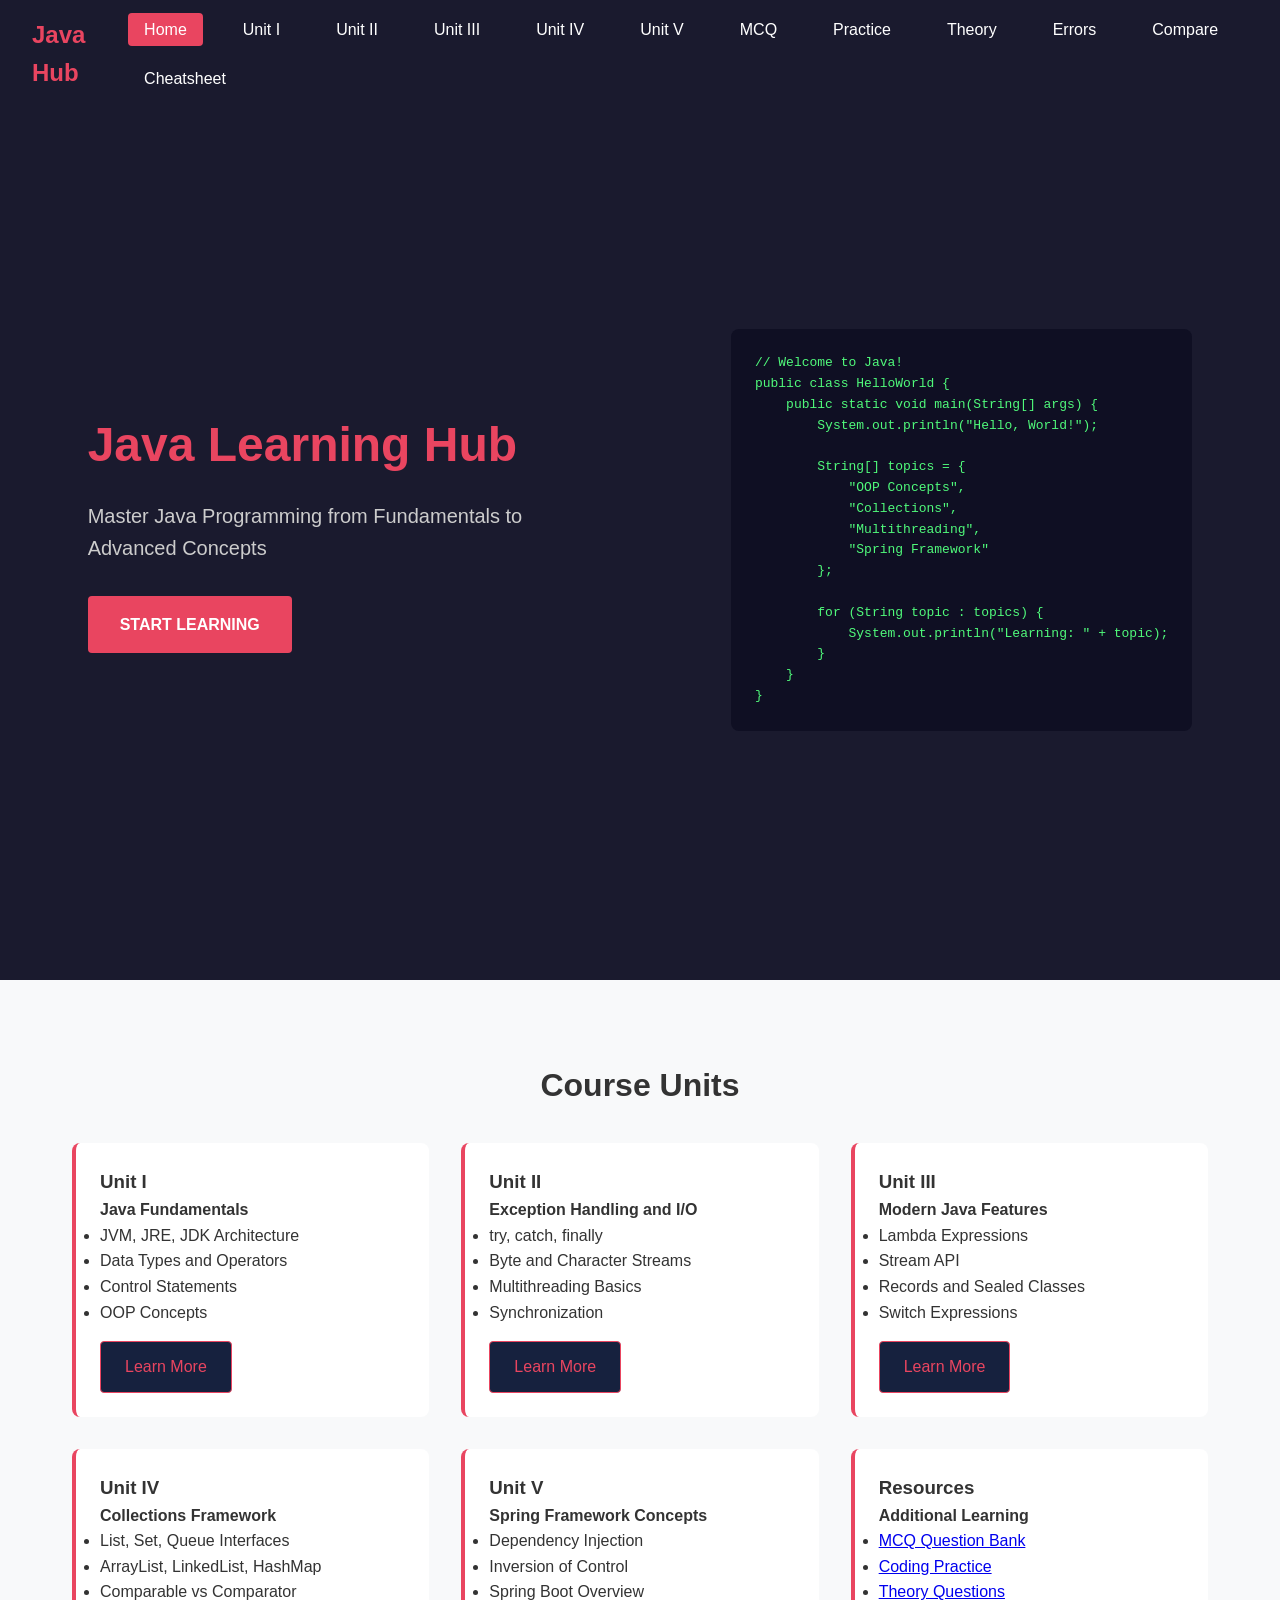
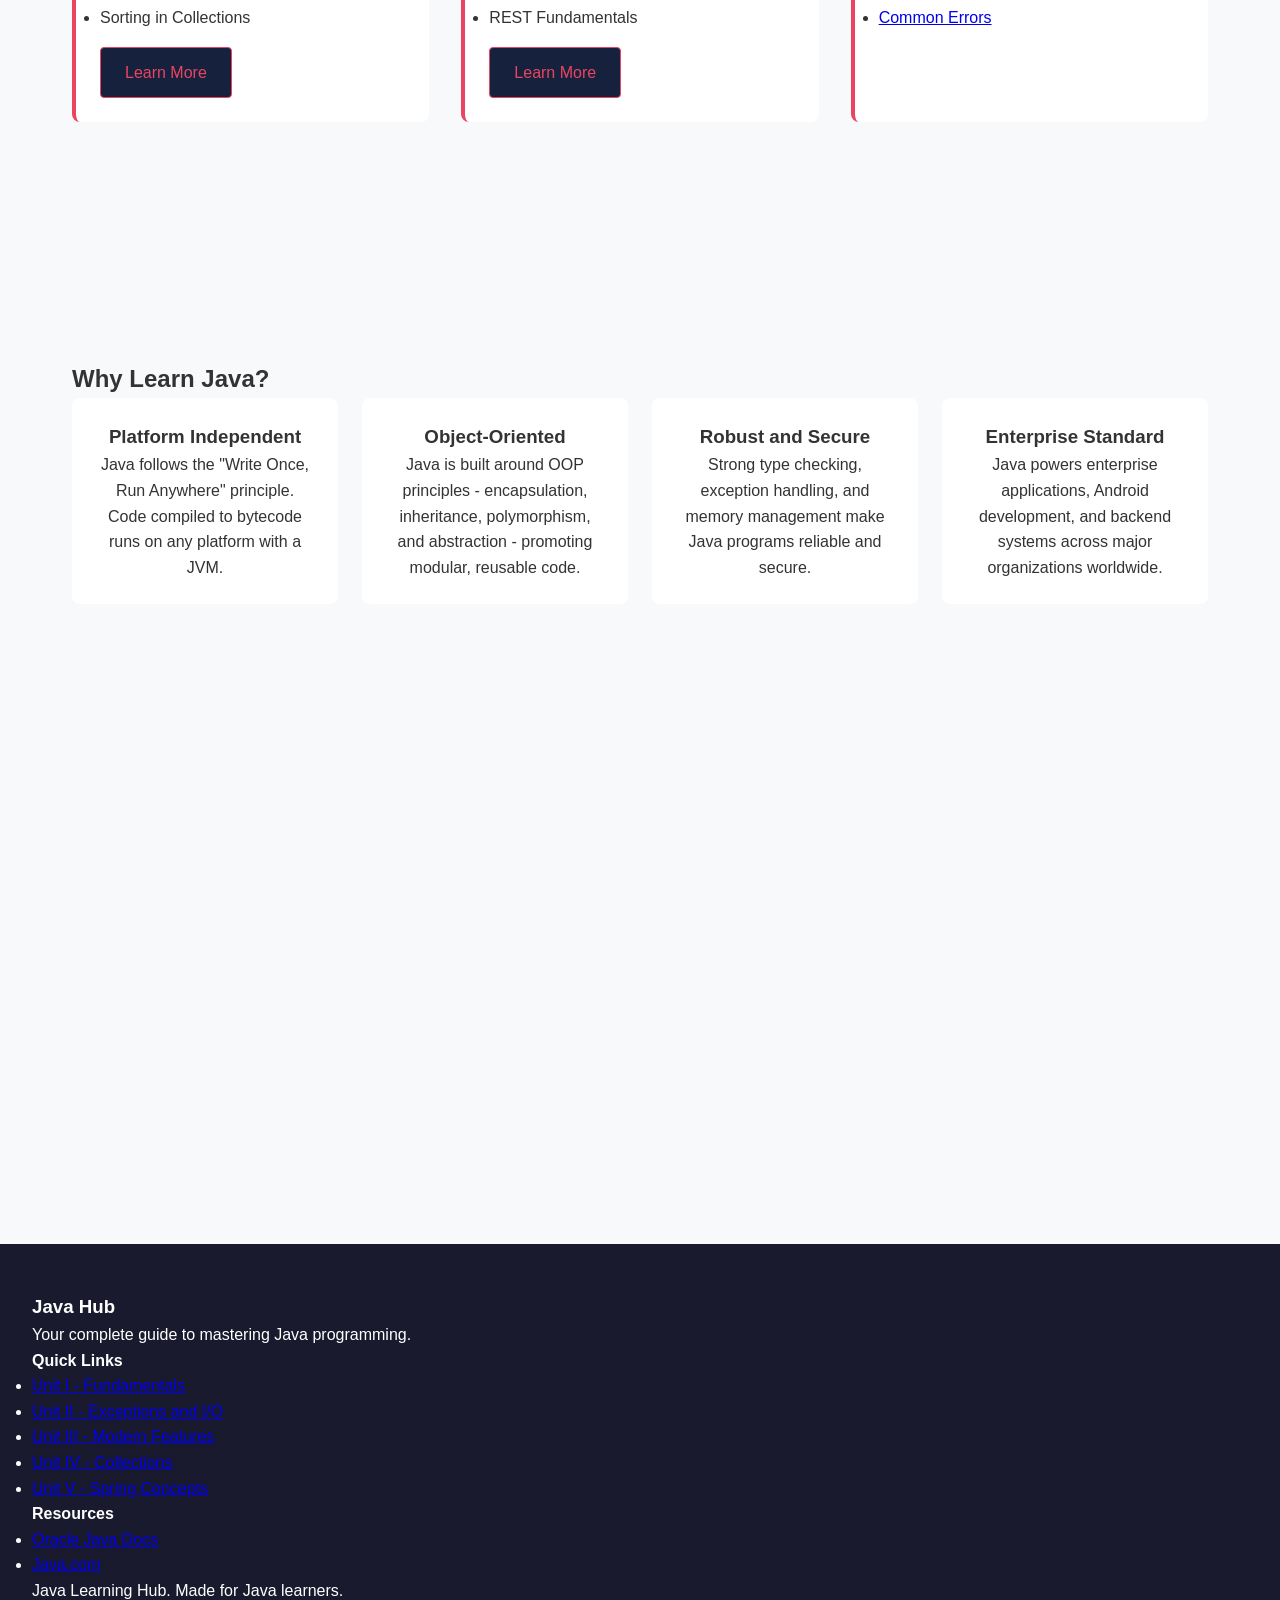
<file: index.html>
<!DOCTYPE html>
<html lang="en">
<head>
    <meta charset="UTF-8">
    <meta name="viewport" content="width=device-width, initial-scale=1.0">
    <title>Java Learning Hub</title>
    <link rel="stylesheet" href="styles.css">
</head>
<body>
    <nav class="navbar">
        <div class="nav-brand">
            <a href="index.html">Java Hub</a>
        </div>
        <ul class="nav-links">
            <li><a href="index.html" class="active">Home</a></li>
            <li><a href="unit1.html">Unit I</a></li>
            <li><a href="unit2.html">Unit II</a></li>
            <li><a href="unit3.html">Unit III</a></li>
            <li><a href="unit4.html">Unit IV</a></li>
            <li><a href="unit5.html">Unit V</a></li>
            <li><a href="mcq.html">MCQ</a></li>
            <li><a href="practice.html">Practice</a></li>
            <li><a href="theory.html">Theory</a></li>
            <li><a href="errors.html">Errors</a></li>
            <li><a href="comparison.html">Compare</a></li>
            <li><a href="cheatsheet.html">Cheatsheet</a></li>
        </ul>
    </nav>

    <header class="hero">
        <div class="hero-content">
            <h1>Java Learning Hub</h1>
            <p>Master Java Programming from Fundamentals to Advanced Concepts</p>
            <a href="unit1.html" class="btn-primary">START LEARNING</a>
        </div>
        <div class="hero-code">
            <pre><code>// Welcome to Java!
public class HelloWorld {
    public static void main(String[] args) {
        System.out.println("Hello, World!");
        
        String[] topics = {
            "OOP Concepts",
            "Collections",
            "Multithreading",
            "Spring Framework"
        };
        
        for (String topic : topics) {
            System.out.println("Learning: " + topic);
        }
    }
}</code></pre>
        </div>
    </header>

    <main class="container">
        <section class="course-units">
            <h2>Course Units</h2>
            <div class="units-grid">
                <div class="unit-card">
                    <h3>Unit I</h3>
                    <h4>Java Fundamentals</h4>
                    <ul>
                        <li>JVM, JRE, JDK Architecture</li>
                        <li>Data Types and Operators</li>
                        <li>Control Statements</li>
                        <li>OOP Concepts</li>
                    </ul>
                    <a href="unit1.html" class="btn-secondary">Learn More</a>
                </div>

                <div class="unit-card">
                    <h3>Unit II</h3>
                    <h4>Exception Handling and I/O</h4>
                    <ul>
                        <li>try, catch, finally</li>
                        <li>Byte and Character Streams</li>
                        <li>Multithreading Basics</li>
                        <li>Synchronization</li>
                    </ul>
                    <a href="unit2.html" class="btn-secondary">Learn More</a>
                </div>

                <div class="unit-card">
                    <h3>Unit III</h3>
                    <h4>Modern Java Features</h4>
                    <ul>
                        <li>Lambda Expressions</li>
                        <li>Stream API</li>
                        <li>Records and Sealed Classes</li>
                        <li>Switch Expressions</li>
                    </ul>
                    <a href="unit3.html" class="btn-secondary">Learn More</a>
                </div>

                <div class="unit-card">
                    <h3>Unit IV</h3>
                    <h4>Collections Framework</h4>
                    <ul>
                        <li>List, Set, Queue Interfaces</li>
                        <li>ArrayList, LinkedList, HashMap</li>
                        <li>Comparable vs Comparator</li>
                        <li>Sorting in Collections</li>
                    </ul>
                    <a href="unit4.html" class="btn-secondary">Learn More</a>
                </div>

                <div class="unit-card">
                    <h3>Unit V</h3>
                    <h4>Spring Framework Concepts</h4>
                    <ul>
                        <li>Dependency Injection</li>
                        <li>Inversion of Control</li>
                        <li>Spring Boot Overview</li>
                        <li>REST Fundamentals</li>
                    </ul>
                    <a href="unit5.html" class="btn-secondary">Learn More</a>
                </div>

                <div class="unit-card">
                    <h3>Resources</h3>
                    <h4>Additional Learning</h4>
                    <ul>
                        <li><a href="mcq.html">MCQ Question Bank</a></li>
                        <li><a href="practice.html">Coding Practice</a></li>
                        <li><a href="theory.html">Theory Questions</a></li>
                        <li><a href="errors.html">Common Errors</a></li>
                    </ul>
                </div>
            </div>
        </section>

        <section class="why-java">
            <h2>Why Learn Java?</h2>
            <div class="features-grid">
                <div class="feature-card">
                    <h3>Platform Independent</h3>
                    <p>Java follows the "Write Once, Run Anywhere" principle. Code compiled to bytecode runs on any platform with a JVM.</p>
                </div>
                <div class="feature-card">
                    <h3>Object-Oriented</h3>
                    <p>Java is built around OOP principles - encapsulation, inheritance, polymorphism, and abstraction - promoting modular, reusable code.</p>
                </div>
                <div class="feature-card">
                    <h3>Robust and Secure</h3>
                    <p>Strong type checking, exception handling, and memory management make Java programs reliable and secure.</p>
                </div>
                <div class="feature-card">
                    <h3>Enterprise Standard</h3>
                    <p>Java powers enterprise applications, Android development, and backend systems across major organizations worldwide.</p>
                </div>
            </div>
        </section>
    </main>

    <footer>
        <div class="footer-content">
            <div class="footer-section">
                <h3>Java Hub</h3>
                <p>Your complete guide to mastering Java programming.</p>
            </div>
            <div class="footer-section">
                <h4>Quick Links</h4>
                <ul>
                    <li><a href="unit1.html">Unit I - Fundamentals</a></li>
                    <li><a href="unit2.html">Unit II - Exceptions and I/O</a></li>
                    <li><a href="unit3.html">Unit III - Modern Features</a></li>
                    <li><a href="unit4.html">Unit IV - Collections</a></li>
                    <li><a href="unit5.html">Unit V - Spring Concepts</a></li>
                </ul>
            </div>
            <div class="footer-section">
                <h4>Resources</h4>
                <ul>
                    <li><a href="https://docs.oracle.com/javase/">Oracle Java Docs</a></li>
                    <li><a href="https://www.java.com/">Java.com</a></li>
                </ul>
            </div>
        </div>
        <div class="footer-bottom">
            <p>Java Learning Hub. Made for Java learners.</p>
        </div>
    </footer>
    <script>
let lastScroll = 0;
const navbar = document.querySelector(".navbar");

window.addEventListener("scroll", () => {
    let currentScroll = window.pageYOffset;

    if (currentScroll > lastScroll) {
        navbar.classList.add("hide");
    } else {
        navbar.classList.remove("hide");
    }

    lastScroll = currentScroll;
});
</script>
</body>
</html>
</file>
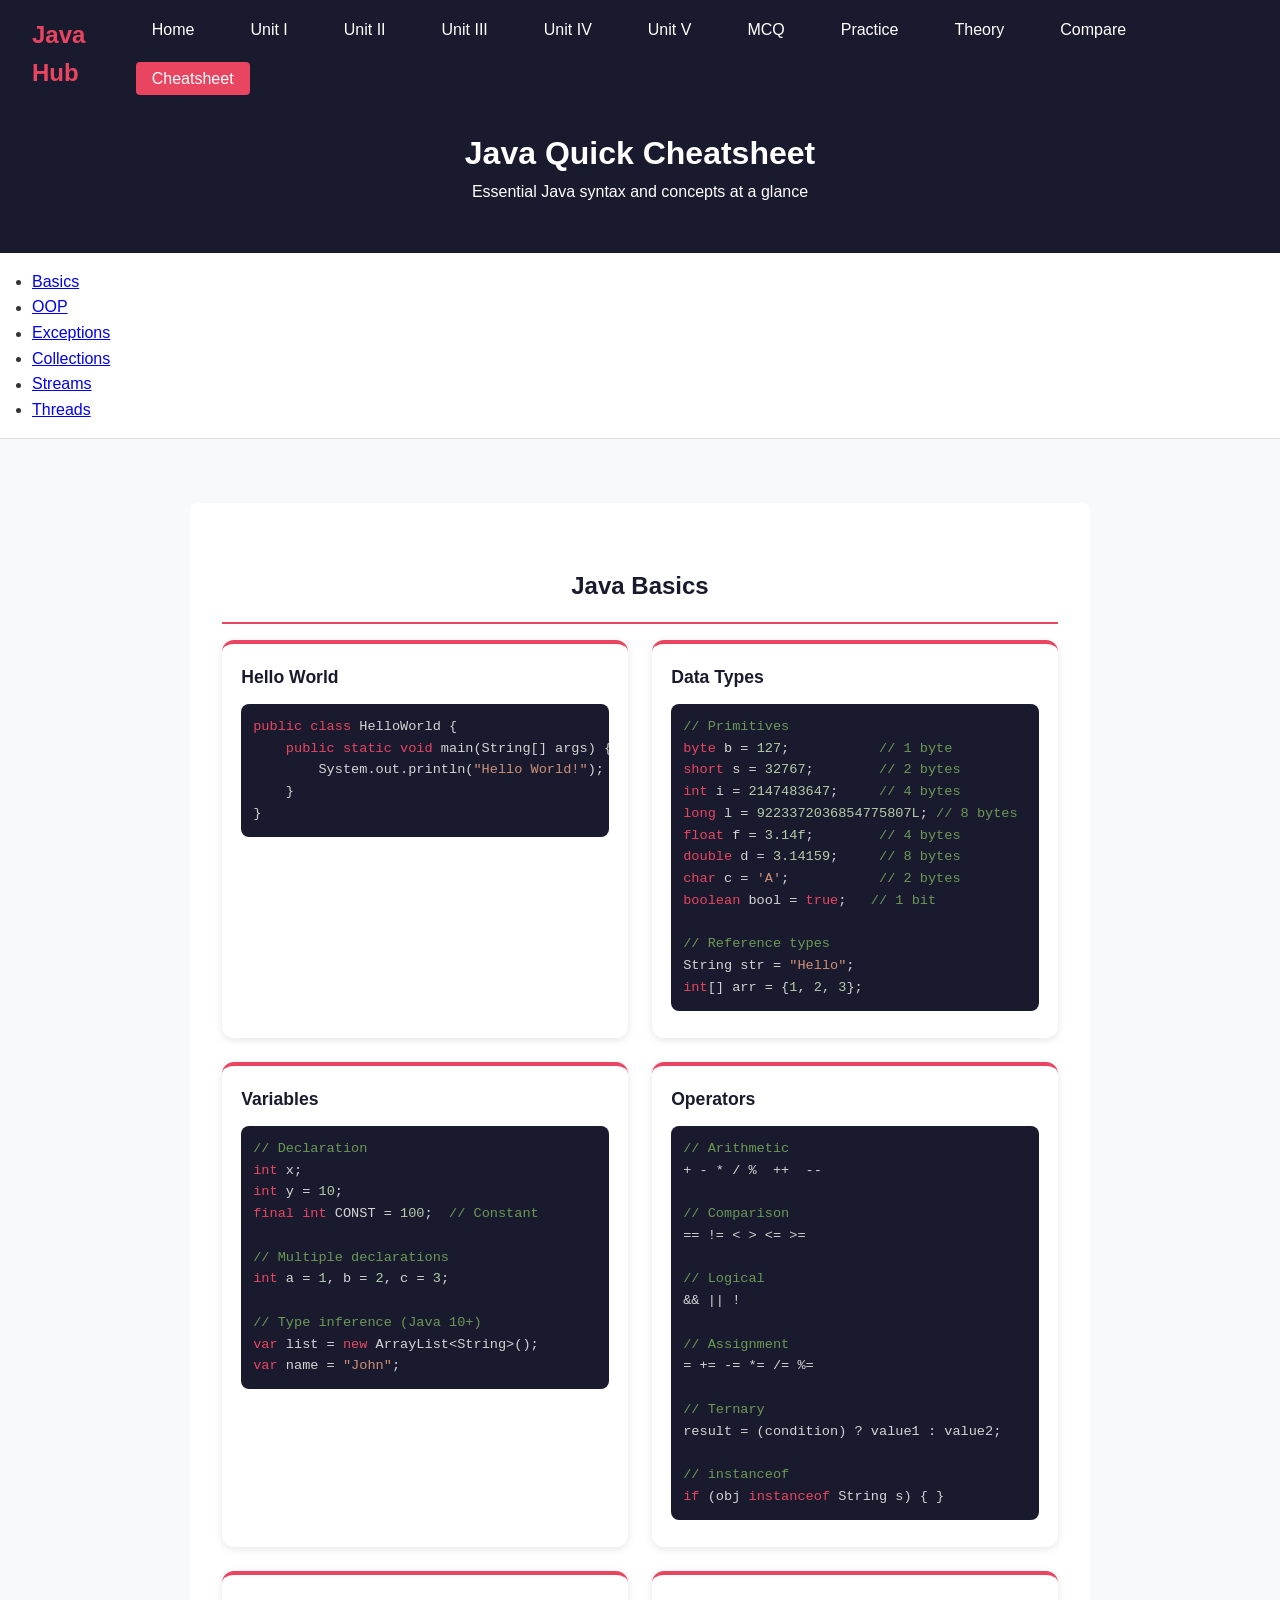
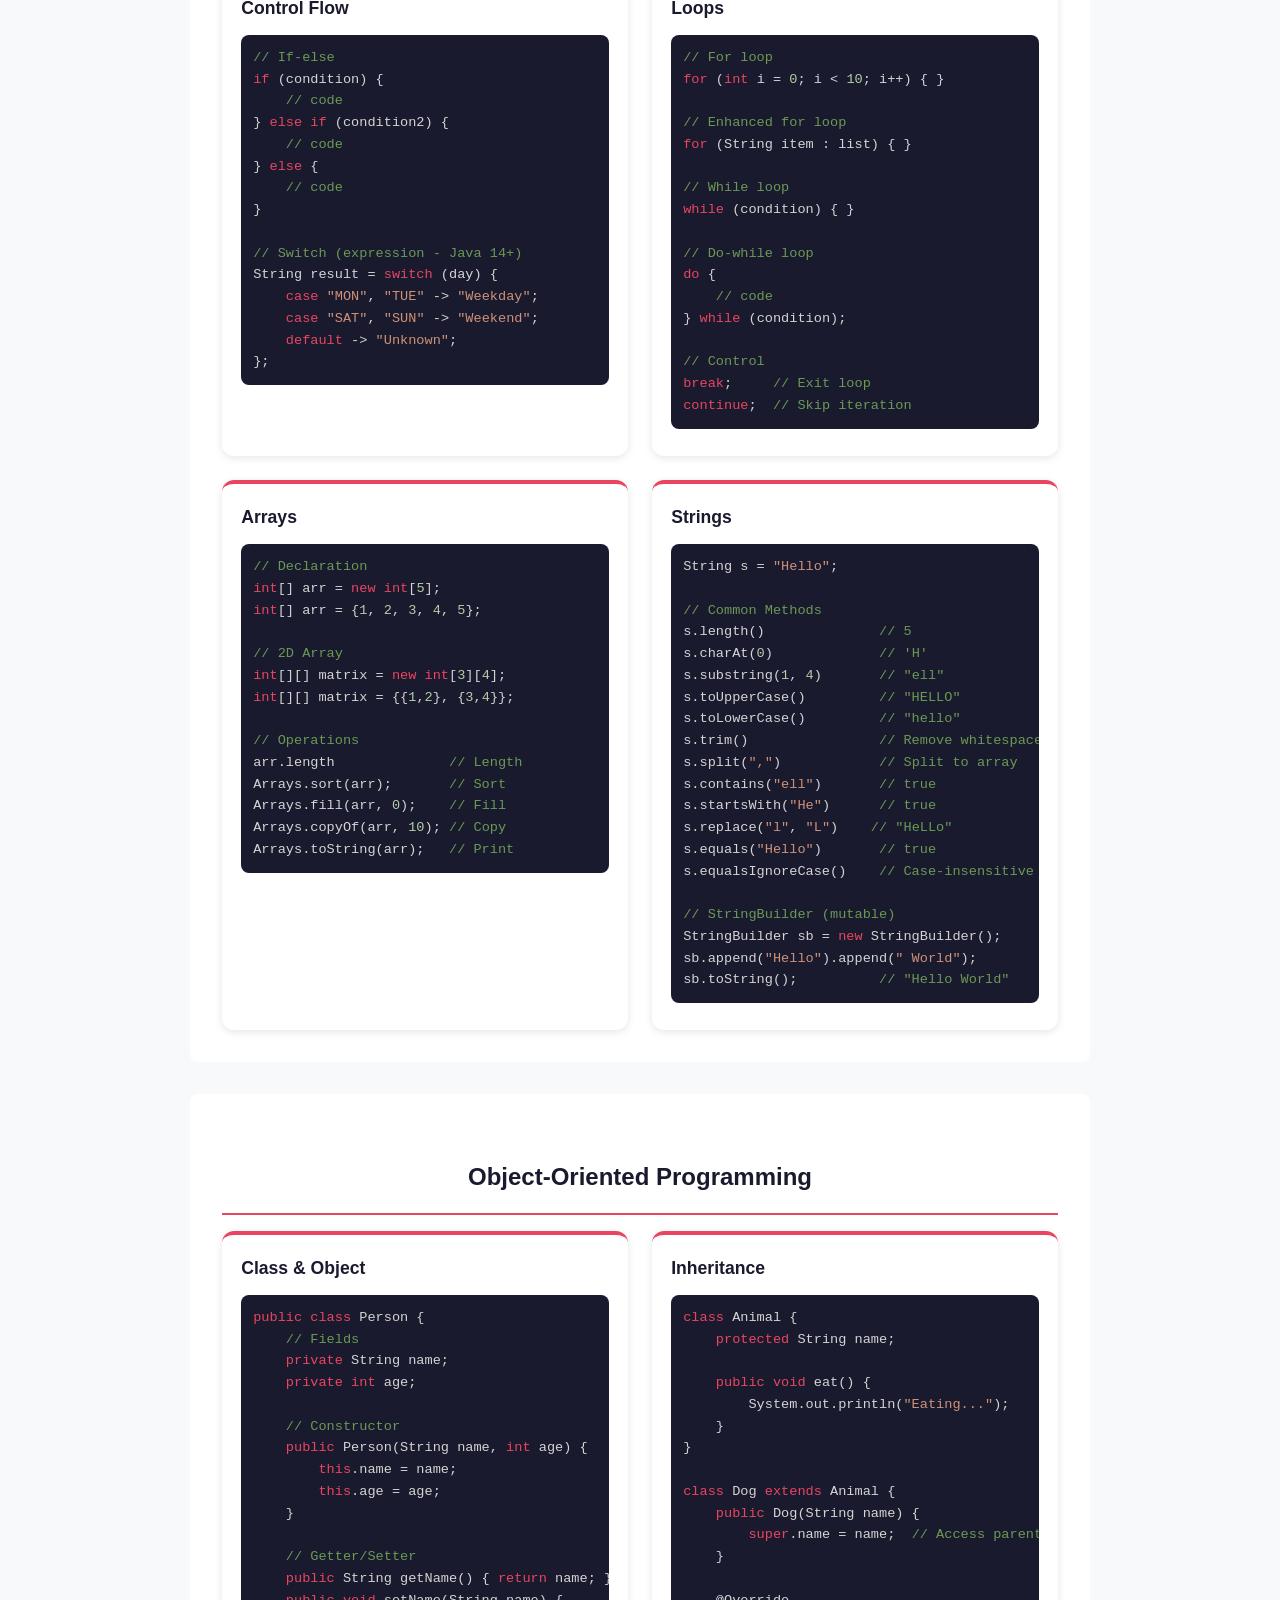
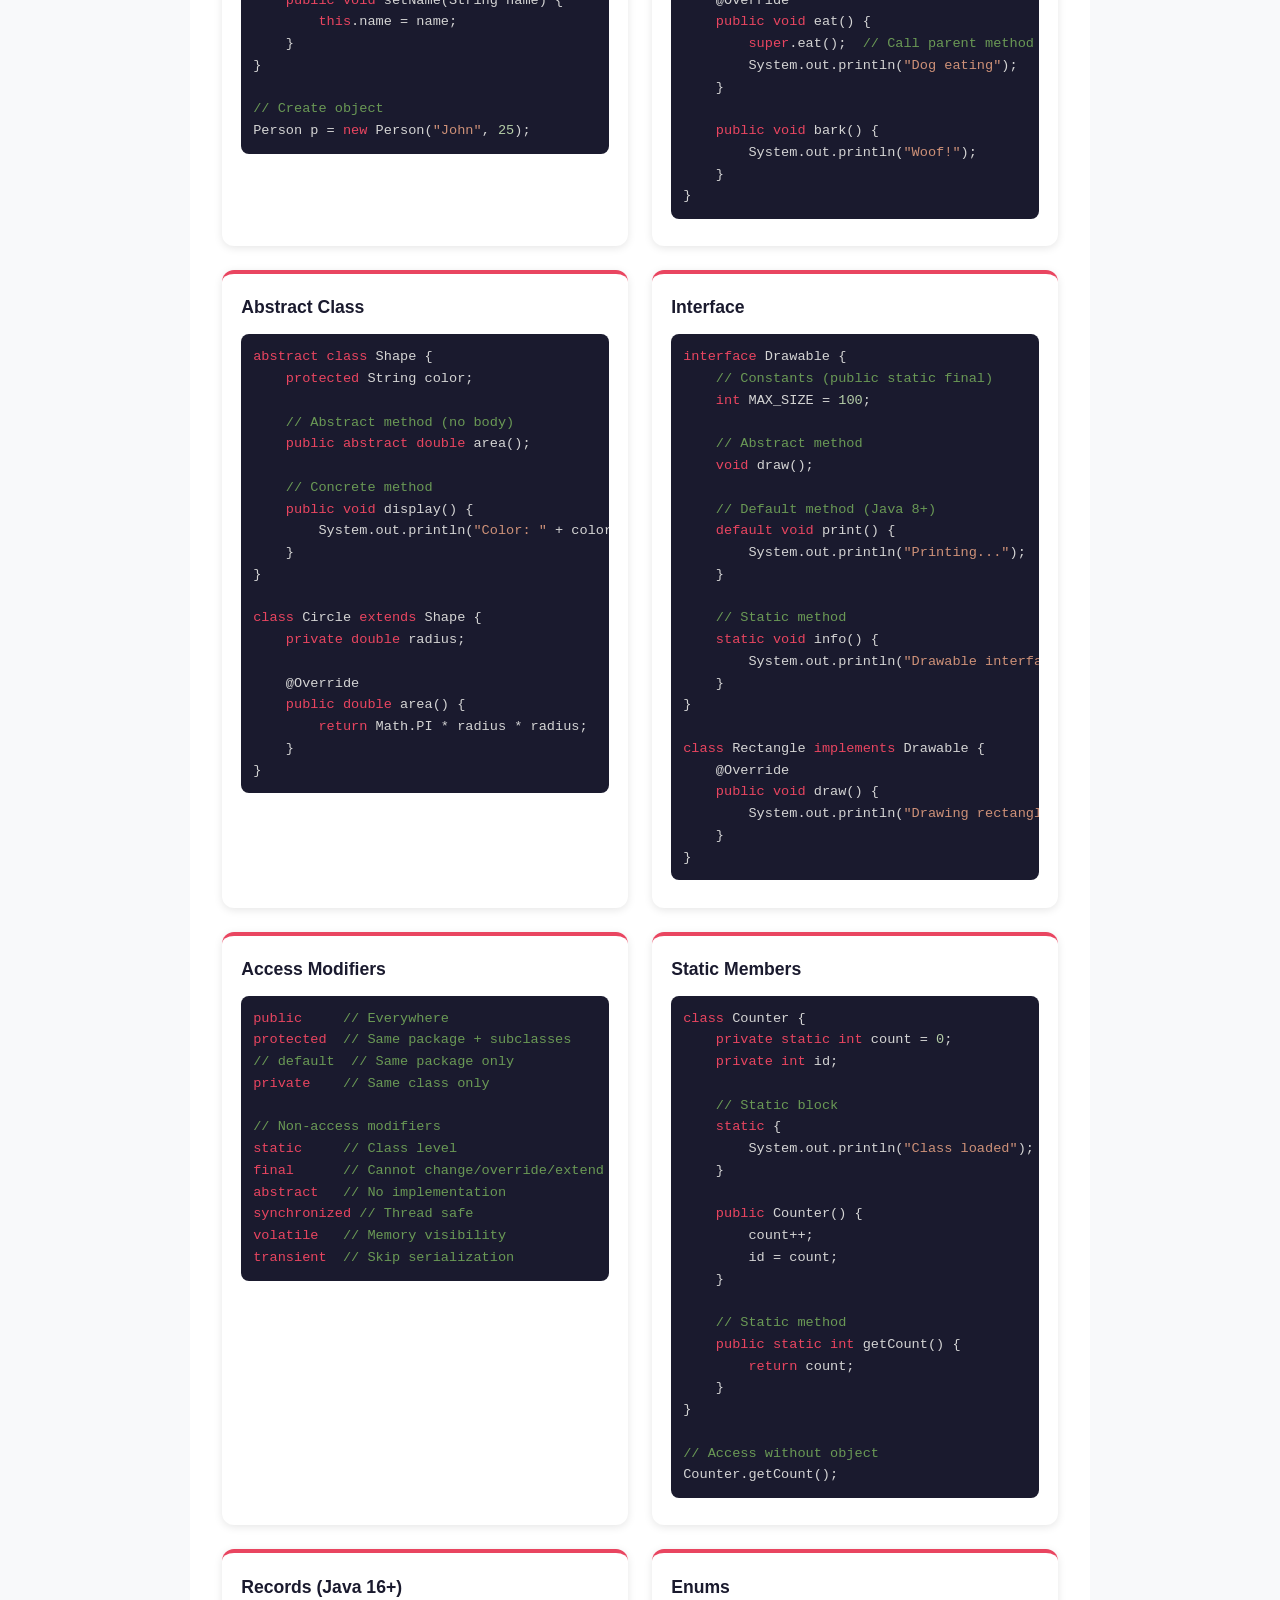
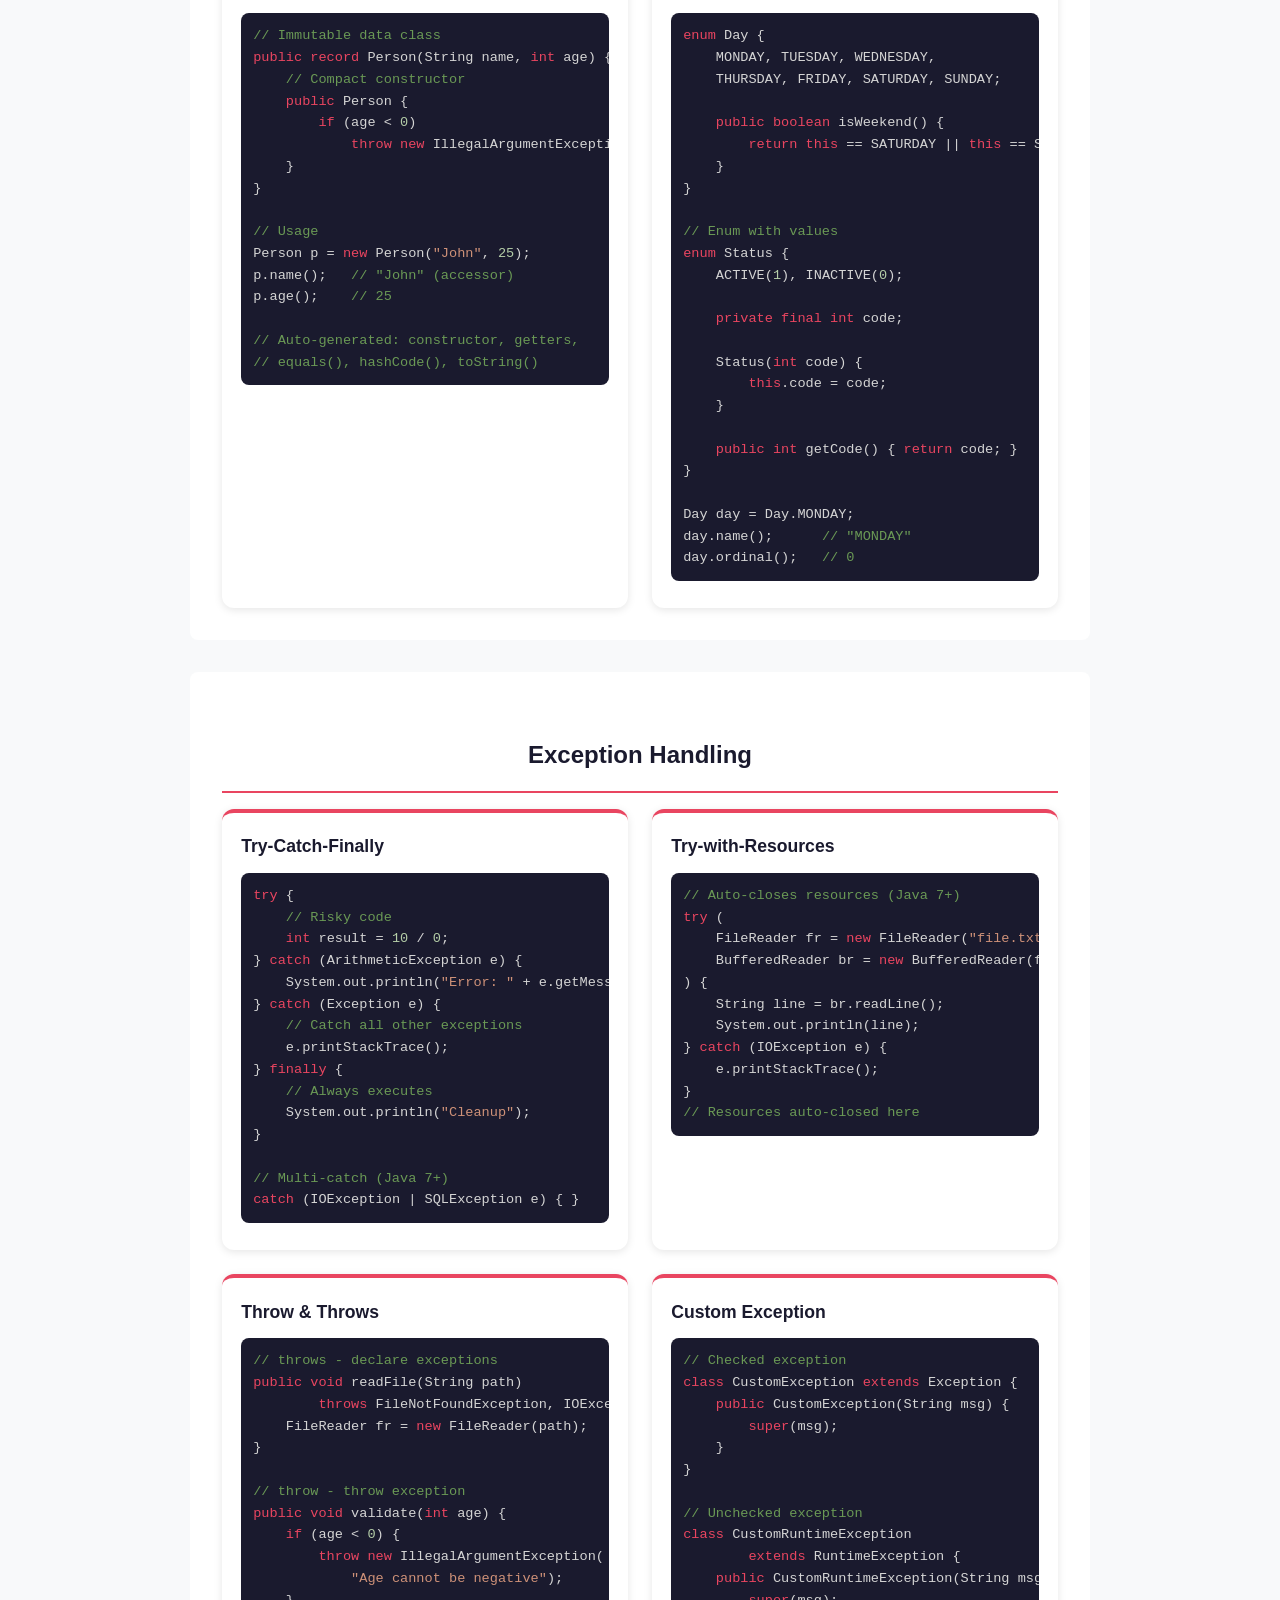
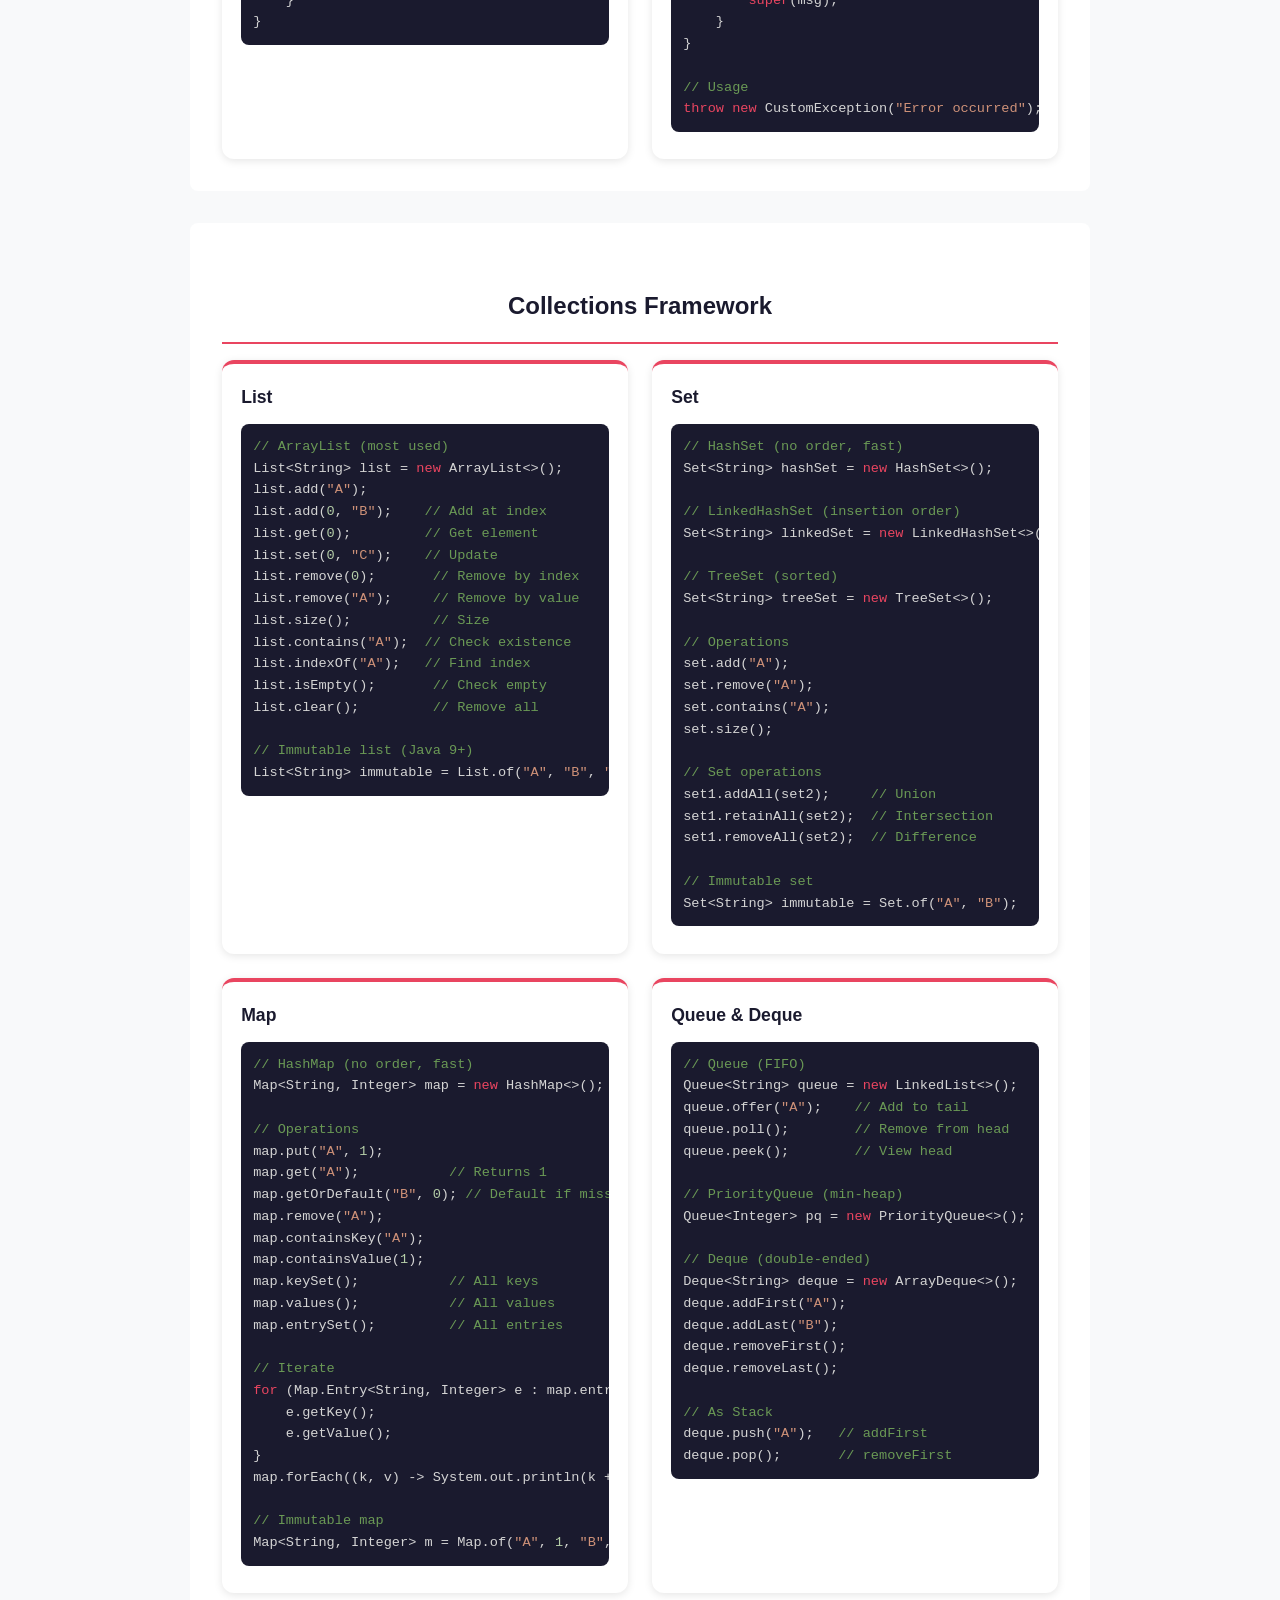
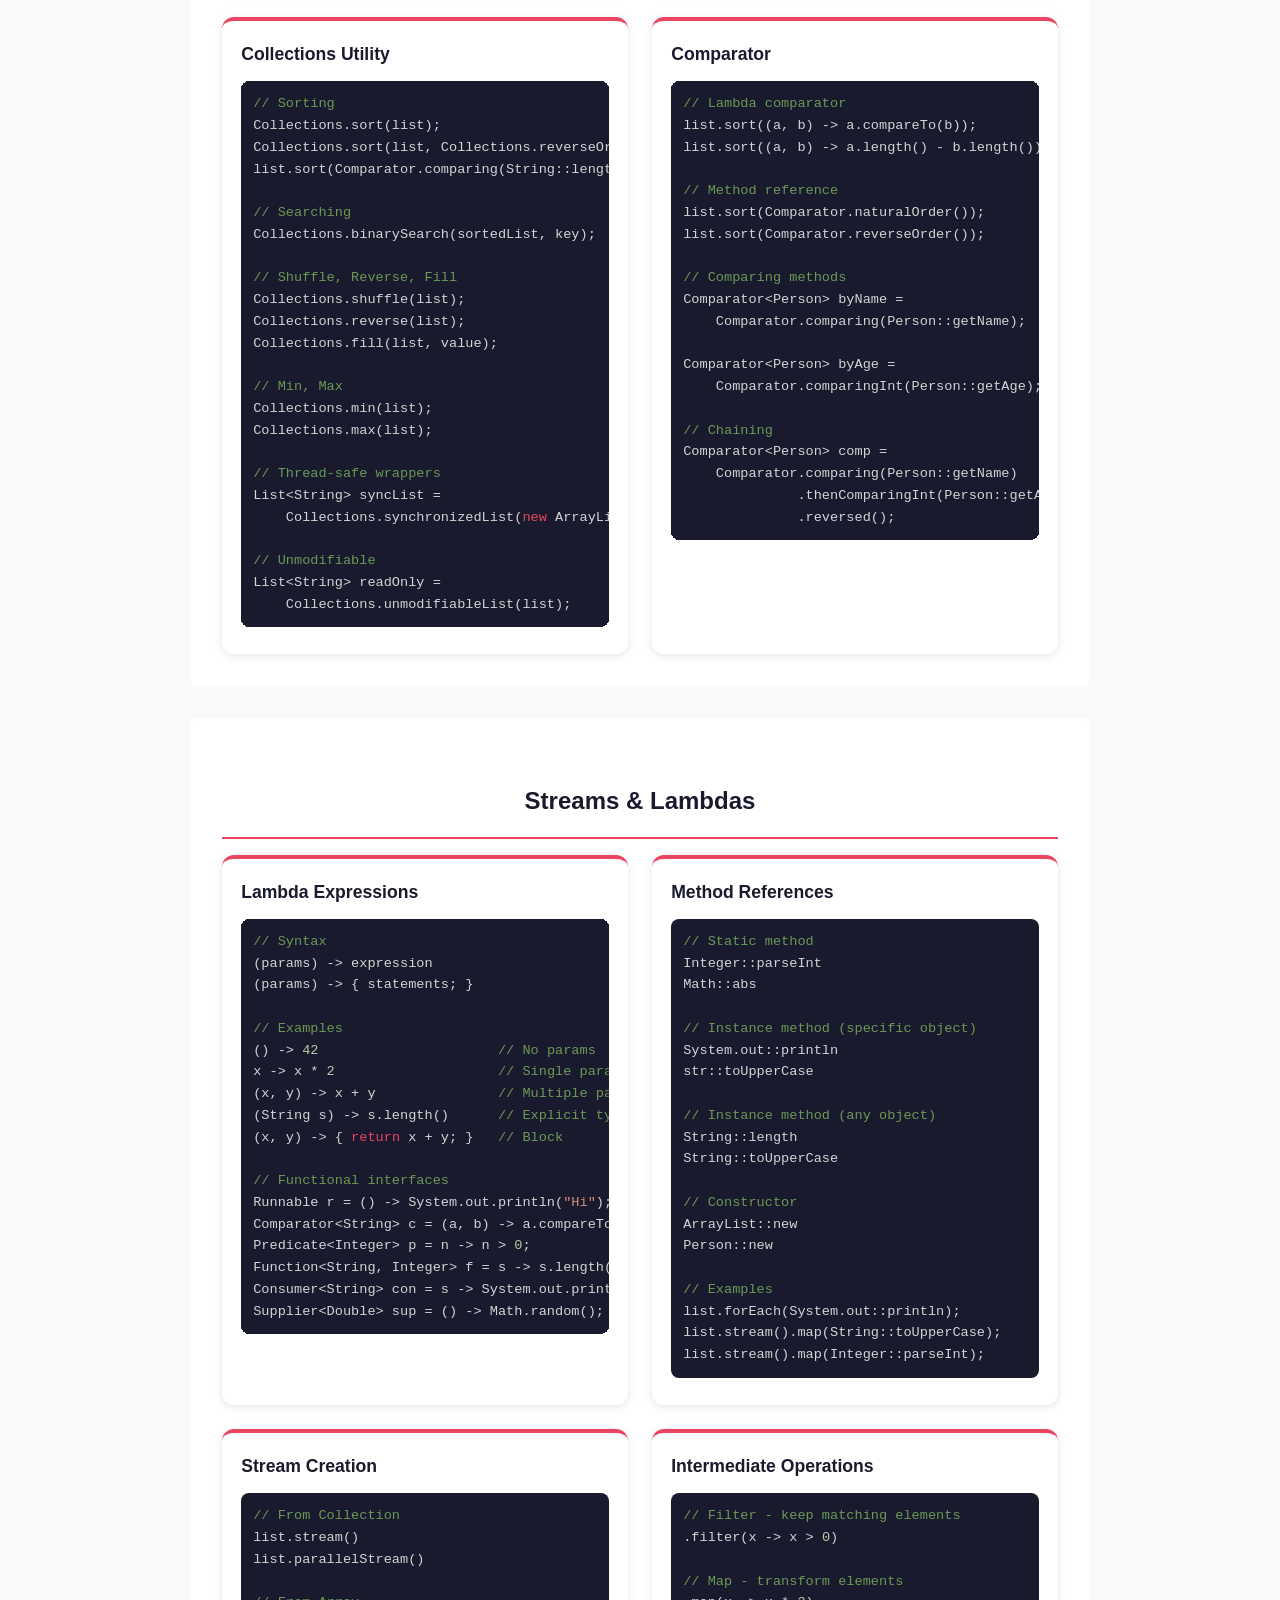
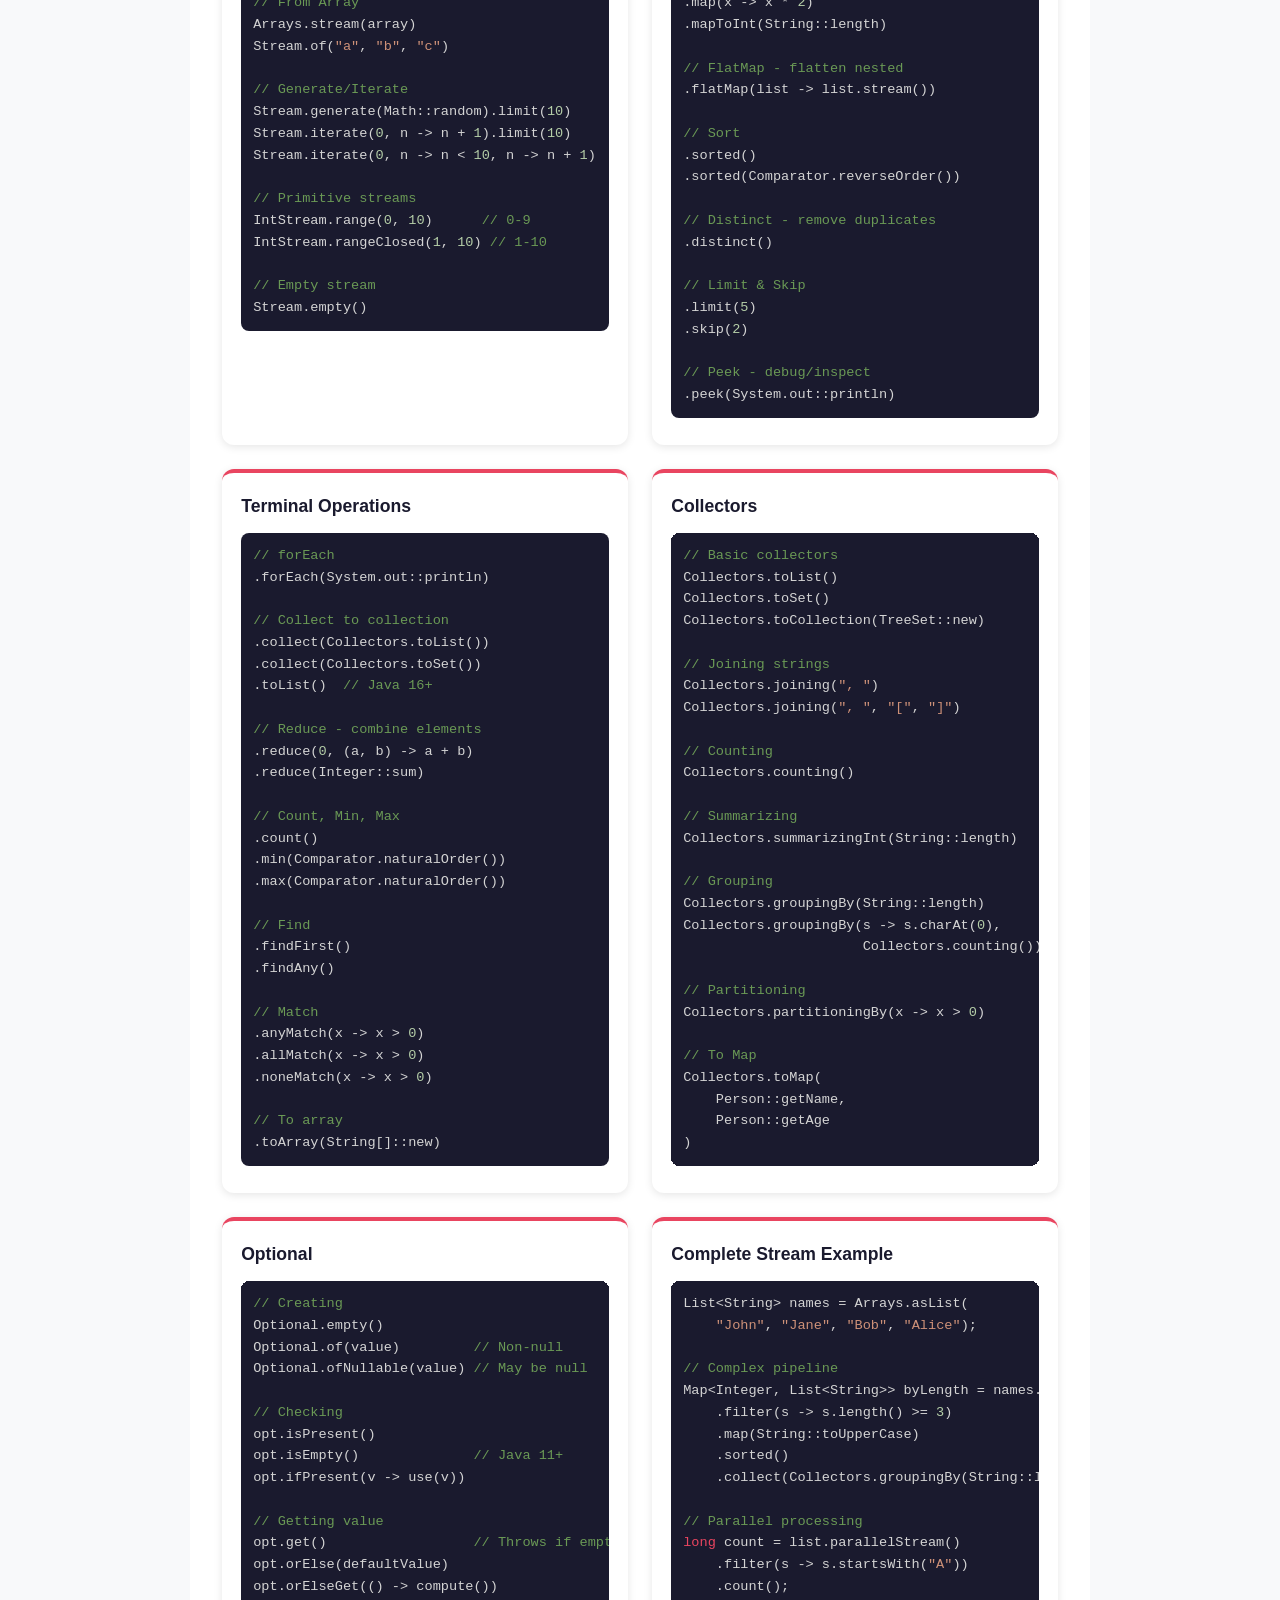
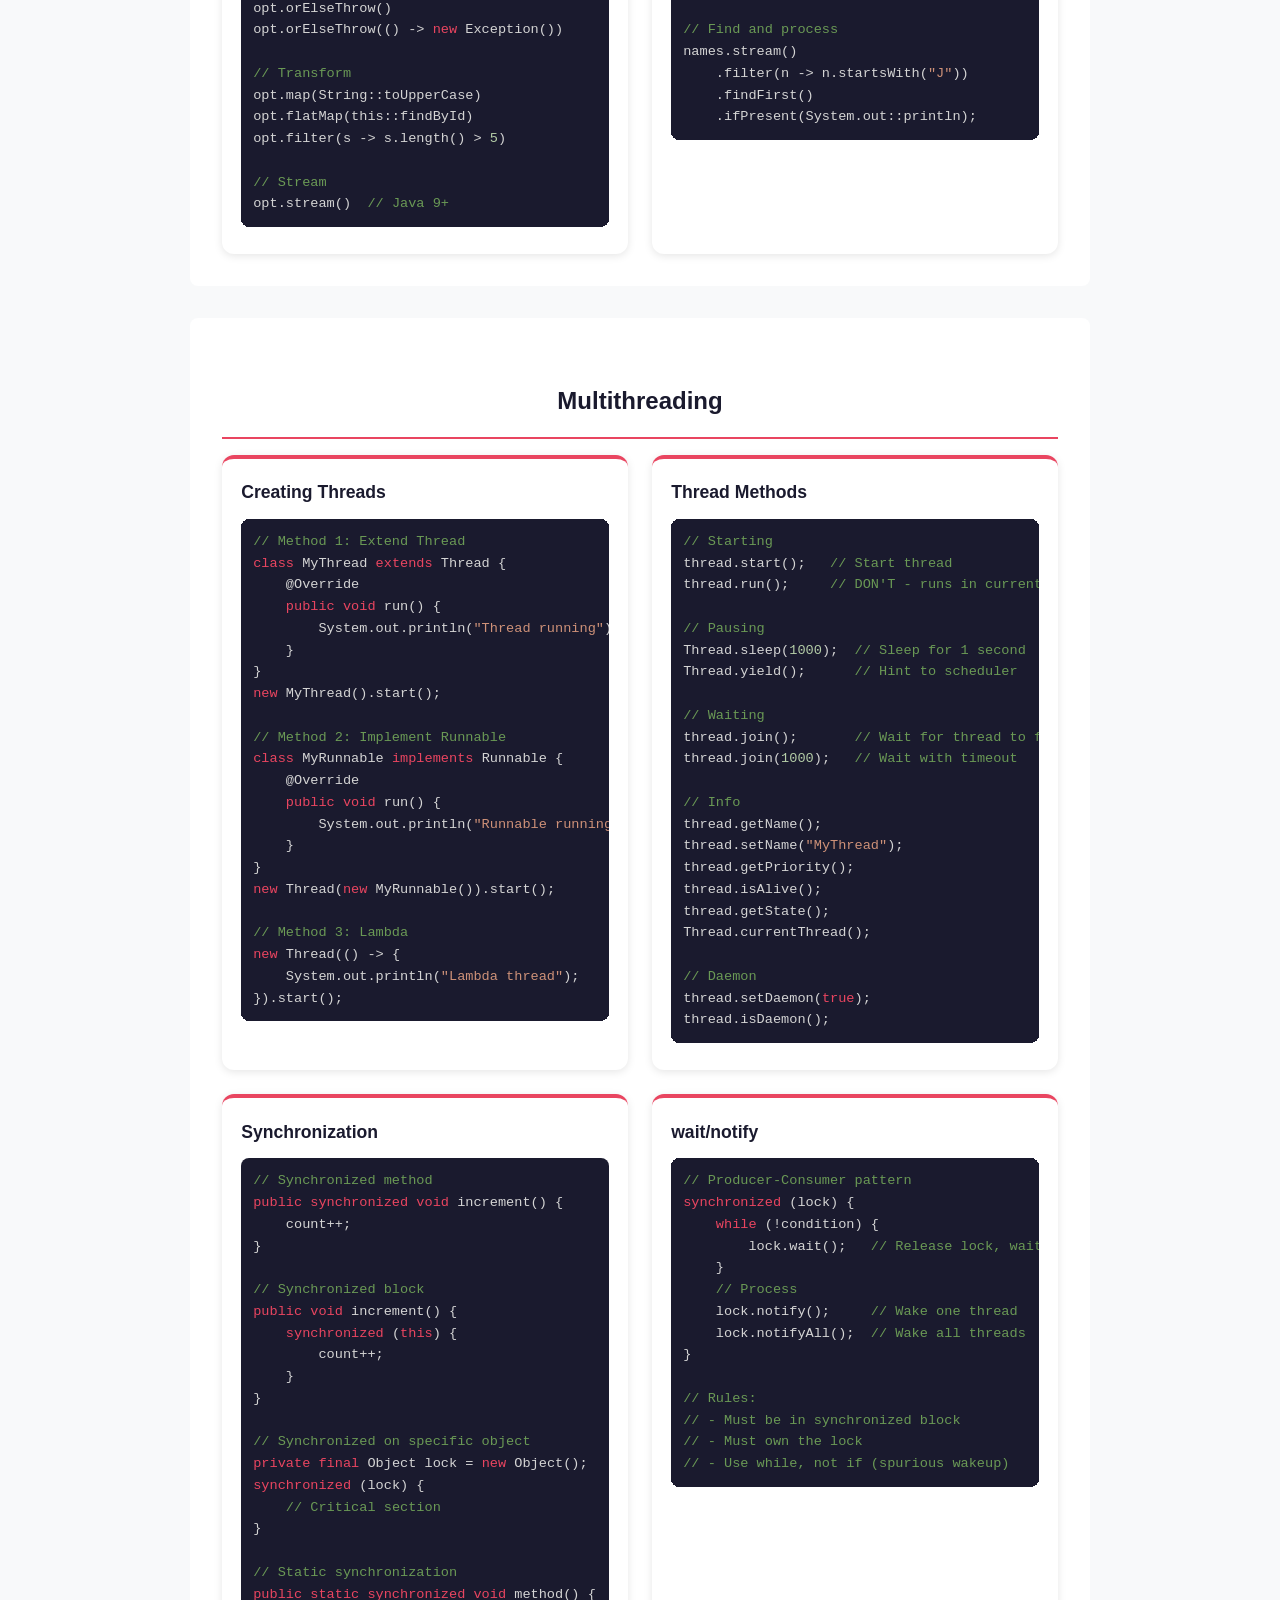
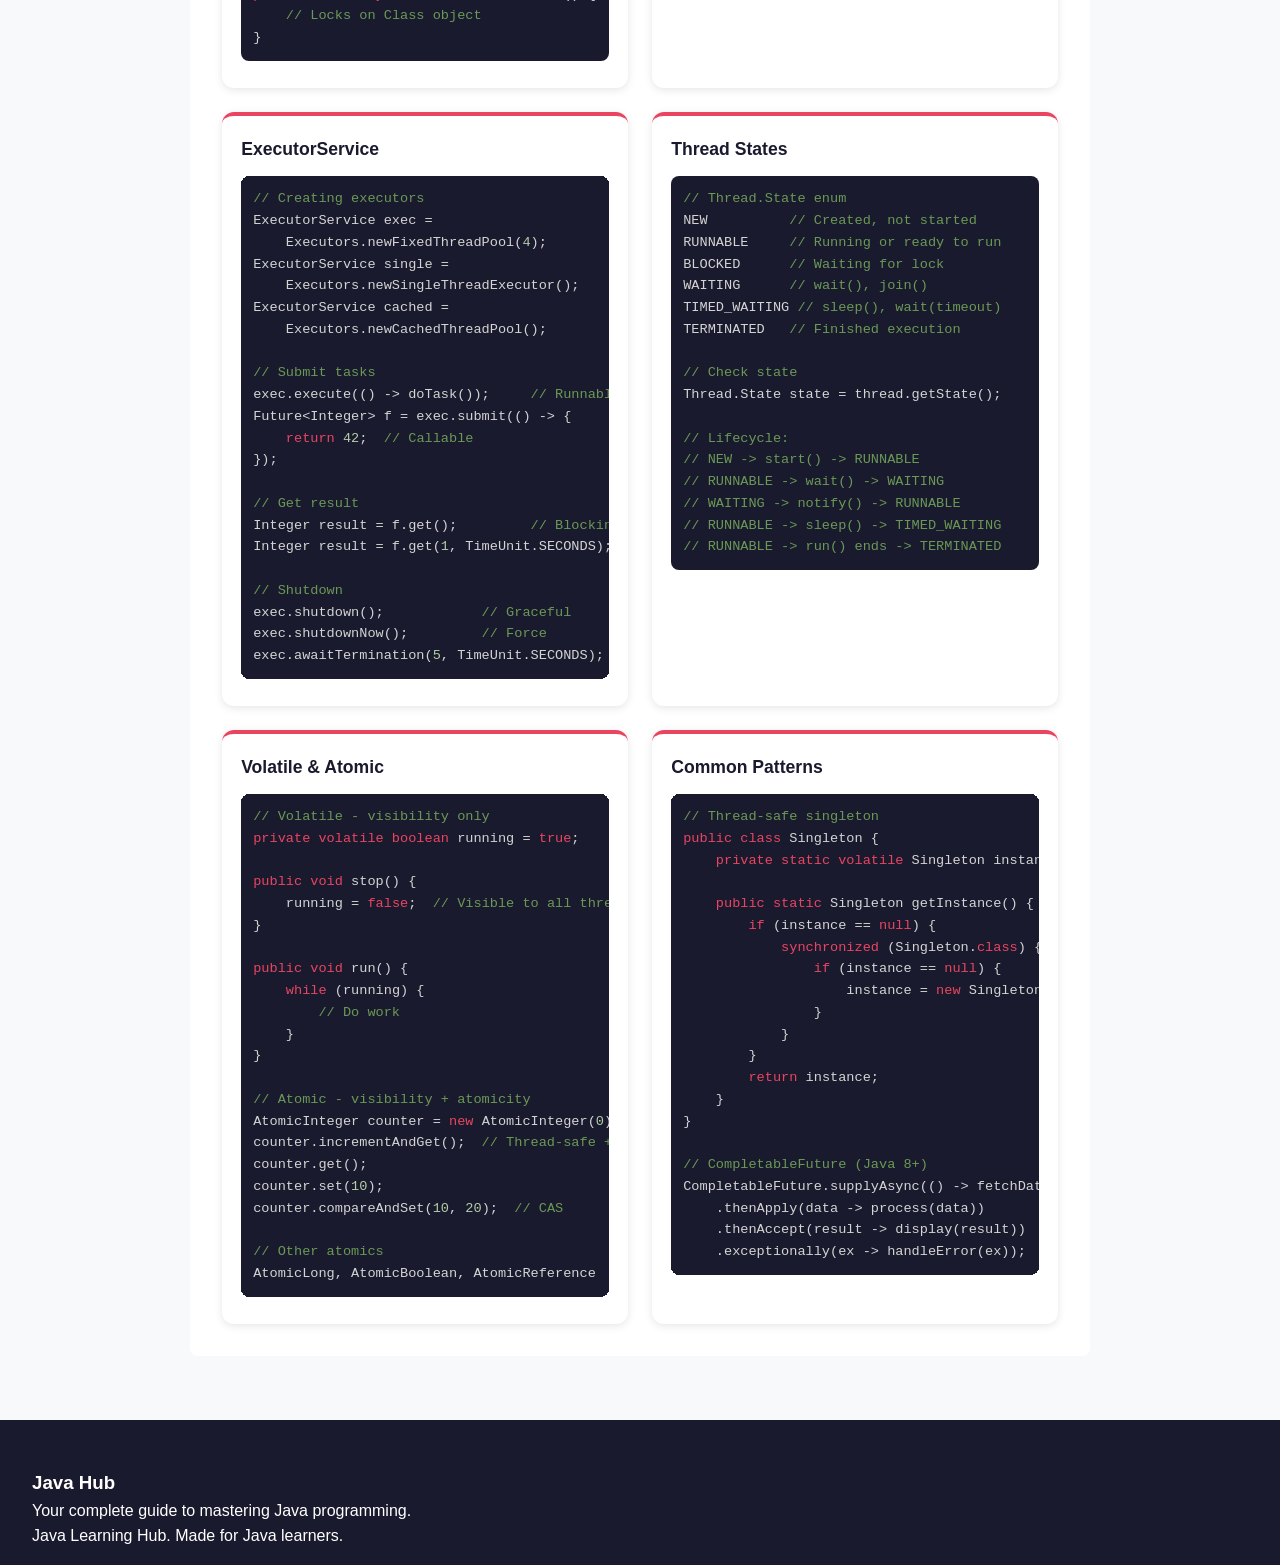
<file: cheatsheet.html>
<!DOCTYPE html>
<html lang="en">
<head>
    <meta charset="UTF-8">
    <meta name="viewport" content="width=device-width, initial-scale=1.0">
    <title>Java Cheatsheet - Java Learning Hub</title>
    <link rel="stylesheet" href="styles.css">
    <style>
        .cheat-grid {
            display: grid;
            grid-template-columns: repeat(auto-fit, minmax(350px, 1fr));
            gap: 1.5rem;
        }
        .cheat-card {
            background: #ffffff;
            border-radius: 12px;
            padding: 1.2rem;
            border-top: 4px solid #e94560;
            box-shadow: 0 2px 8px rgba(0,0,0,0.1);
        }
        .cheat-card h3 {
            color: #1a1a2e;
            margin-bottom: 0.8rem;
            font-size: 1.1rem;
            display: flex;
            align-items: center;
            gap: 8px;
            font-weight: 600;
        }
        .cheat-card pre {
            background: #1a1a2e;
            color: #d4d4d4;
            padding: 12px;
            border-radius: 8px;
            overflow-x: auto;
            font-size: 0.85rem;
            margin: 0.5rem 0;
        }
        .cheat-card code {
            font-family: 'Fira Code', 'Consolas', monospace;
        }
        .cheat-card ul {
            margin: 0.5rem 0;
            padding-left: 1.2rem;
            color: #333;
        }
        .cheat-card li {
            margin: 0.3rem 0;
            font-size: 0.9rem;
        }
        .syntax {
            color: #9cdcfe;
        }
        .keyword {
            color: #e94560;
        }
        .string {
            color: #ce9178;
        }
        .comment {
            color: #6a9955;
        }
        .number {
            color: #b5cea8;
        }
        .quick-ref {
            background: rgba(26, 26, 46, 0.1);
            padding: 8px 12px;
            border-radius: 6px;
            font-family: monospace;
            font-size: 0.85rem;
            margin: 4px 0;
            color: #1a1a2e;
        }
        .section-divider {
            grid-column: 1 / -1;
            text-align: center;
            padding: 1rem 0;
            margin: 1rem 0;
            border-bottom: 2px solid #e94560;
        }
        .section-divider h2 {
            color: #1a1a2e;
            margin: 0;
        }
    </style>
</head>
<body>
    <nav class="navbar">
        <div class="nav-brand"><a href="index.html">Java Hub</a></div>
        <ul class="nav-links">
            <li><a href="index.html">Home</a></li>
            <li><a href="unit1.html">Unit I</a></li>
            <li><a href="unit2.html">Unit II</a></li>
            <li><a href="unit3.html">Unit III</a></li>
            <li><a href="unit4.html">Unit IV</a></li>
            <li><a href="unit5.html">Unit V</a></li>
            <li><a href="mcq.html">MCQ</a></li>
            <li><a href="practice.html">Practice</a></li>
            <li><a href="theory.html">Theory</a></li>
            <li><a href="comparison.html">Compare</a></li>
            <li><a href="cheatsheet.html" class="active">Cheatsheet</a></li>
        </ul>
    </nav>

    <header class="unit-header">
        <h1>Java Quick Cheatsheet</h1>
        <p>Essential Java syntax and concepts at a glance</p>
    </header>

    <nav class="topics-nav">
        <ul>
            <li><a href="#basics">Basics</a></li>
            <li><a href="#oop">OOP</a></li>
            <li><a href="#exceptions">Exceptions</a></li>
            <li><a href="#collections">Collections</a></li>
            <li><a href="#streams">Streams</a></li>
            <li><a href="#threads">Threads</a></li>
        </ul>
    </nav>

    <main class="container">
        <!-- Basic Syntax -->
        <section id="basics" class="content-section">
            <div class="section-divider">
                <h2>Java Basics</h2>
            </div>

            <div class="cheat-grid">
                <div class="cheat-card">
                    <h3>Hello World</h3>
                    <pre><code><span class="keyword">public class</span> HelloWorld {
    <span class="keyword">public static void</span> main(String[] args) {
        System.out.println(<span class="string">"Hello World!"</span>);
    }
}</code></pre>
                </div>

                <div class="cheat-card">
                    <h3>Data Types</h3>
                    <pre><code><span class="comment">// Primitives</span>
<span class="keyword">byte</span> b = <span class="number">127</span>;           <span class="comment">// 1 byte</span>
<span class="keyword">short</span> s = <span class="number">32767</span>;        <span class="comment">// 2 bytes</span>
<span class="keyword">int</span> i = <span class="number">2147483647</span>;     <span class="comment">// 4 bytes</span>
<span class="keyword">long</span> l = <span class="number">9223372036854775807L</span>; <span class="comment">// 8 bytes</span>
<span class="keyword">float</span> f = <span class="number">3.14f</span>;        <span class="comment">// 4 bytes</span>
<span class="keyword">double</span> d = <span class="number">3.14159</span>;     <span class="comment">// 8 bytes</span>
<span class="keyword">char</span> c = <span class="string">'A'</span>;           <span class="comment">// 2 bytes</span>
<span class="keyword">boolean</span> bool = <span class="keyword">true</span>;   <span class="comment">// 1 bit</span>

<span class="comment">// Reference types</span>
String str = <span class="string">"Hello"</span>;
<span class="keyword">int</span>[] arr = {<span class="number">1</span>, <span class="number">2</span>, <span class="number">3</span>};</code></pre>
                </div>

                <div class="cheat-card">
                    <h3>Variables</h3>
                    <pre><code><span class="comment">// Declaration</span>
<span class="keyword">int</span> x;
<span class="keyword">int</span> y = <span class="number">10</span>;
<span class="keyword">final int</span> CONST = <span class="number">100</span>;  <span class="comment">// Constant</span>

<span class="comment">// Multiple declarations</span>
<span class="keyword">int</span> a = <span class="number">1</span>, b = <span class="number">2</span>, c = <span class="number">3</span>;

<span class="comment">// Type inference (Java 10+)</span>
<span class="keyword">var</span> list = <span class="keyword">new</span> ArrayList&lt;String&gt;();
<span class="keyword">var</span> name = <span class="string">"John"</span>;</code></pre>
                </div>

                <div class="cheat-card">
                    <h3>Operators</h3>
                    <pre><code><span class="comment">// Arithmetic</span>
+ - * / %  ++  --

<span class="comment">// Comparison</span>
== != &lt; &gt; &lt;= &gt;=

<span class="comment">// Logical</span>
&& || !

<span class="comment">// Assignment</span>
= += -= *= /= %=

<span class="comment">// Ternary</span>
result = (condition) ? value1 : value2;

<span class="comment">// instanceof</span>
<span class="keyword">if</span> (obj <span class="keyword">instanceof</span> String s) { }</code></pre>
                </div>

                <div class="cheat-card">
                    <h3>Control Flow</h3>
                    <pre><code><span class="comment">// If-else</span>
<span class="keyword">if</span> (condition) {
    <span class="comment">// code</span>
} <span class="keyword">else if</span> (condition2) {
    <span class="comment">// code</span>
} <span class="keyword">else</span> {
    <span class="comment">// code</span>
}

<span class="comment">// Switch (expression - Java 14+)</span>
String result = <span class="keyword">switch</span> (day) {
    <span class="keyword">case</span> <span class="string">"MON"</span>, <span class="string">"TUE"</span> -> <span class="string">"Weekday"</span>;
    <span class="keyword">case</span> <span class="string">"SAT"</span>, <span class="string">"SUN"</span> -> <span class="string">"Weekend"</span>;
    <span class="keyword">default</span> -> <span class="string">"Unknown"</span>;
};</code></pre>
                </div>

                <div class="cheat-card">
                    <h3>Loops</h3>
                    <pre><code><span class="comment">// For loop</span>
<span class="keyword">for</span> (<span class="keyword">int</span> i = <span class="number">0</span>; i &lt; <span class="number">10</span>; i++) { }

<span class="comment">// Enhanced for loop</span>
<span class="keyword">for</span> (String item : list) { }

<span class="comment">// While loop</span>
<span class="keyword">while</span> (condition) { }

<span class="comment">// Do-while loop</span>
<span class="keyword">do</span> {
    <span class="comment">// code</span>
} <span class="keyword">while</span> (condition);

<span class="comment">// Control</span>
<span class="keyword">break</span>;     <span class="comment">// Exit loop</span>
<span class="keyword">continue</span>;  <span class="comment">// Skip iteration</span></code></pre>
                </div>

                <div class="cheat-card">
                    <h3>Arrays</h3>
                    <pre><code><span class="comment">// Declaration</span>
<span class="keyword">int</span>[] arr = <span class="keyword">new int</span>[<span class="number">5</span>];
<span class="keyword">int</span>[] arr = {<span class="number">1</span>, <span class="number">2</span>, <span class="number">3</span>, <span class="number">4</span>, <span class="number">5</span>};

<span class="comment">// 2D Array</span>
<span class="keyword">int</span>[][] matrix = <span class="keyword">new int</span>[<span class="number">3</span>][<span class="number">4</span>];
<span class="keyword">int</span>[][] matrix = {{<span class="number">1</span>,<span class="number">2</span>}, {<span class="number">3</span>,<span class="number">4</span>}};

<span class="comment">// Operations</span>
arr.length              <span class="comment">// Length</span>
Arrays.sort(arr);       <span class="comment">// Sort</span>
Arrays.fill(arr, <span class="number">0</span>);    <span class="comment">// Fill</span>
Arrays.copyOf(arr, <span class="number">10</span>); <span class="comment">// Copy</span>
Arrays.toString(arr);   <span class="comment">// Print</span></code></pre>
                </div>

                <div class="cheat-card">
                    <h3>Strings</h3>
                    <pre><code>String s = <span class="string">"Hello"</span>;

<span class="comment">// Common Methods</span>
s.length()              <span class="comment">// 5</span>
s.charAt(<span class="number">0</span>)             <span class="comment">// 'H'</span>
s.substring(<span class="number">1</span>, <span class="number">4</span>)       <span class="comment">// "ell"</span>
s.toUpperCase()         <span class="comment">// "HELLO"</span>
s.toLowerCase()         <span class="comment">// "hello"</span>
s.trim()                <span class="comment">// Remove whitespace</span>
s.split(<span class="string">","</span>)            <span class="comment">// Split to array</span>
s.contains(<span class="string">"ell"</span>)       <span class="comment">// true</span>
s.startsWith(<span class="string">"He"</span>)      <span class="comment">// true</span>
s.replace(<span class="string">"l"</span>, <span class="string">"L"</span>)    <span class="comment">// "HeLLo"</span>
s.equals(<span class="string">"Hello"</span>)       <span class="comment">// true</span>
s.equalsIgnoreCase()    <span class="comment">// Case-insensitive</span>

<span class="comment">// StringBuilder (mutable)</span>
StringBuilder sb = <span class="keyword">new</span> StringBuilder();
sb.append(<span class="string">"Hello"</span>).append(<span class="string">" World"</span>);
sb.toString();          <span class="comment">// "Hello World"</span></code></pre>
                </div>
            </div>
        </section>

        <!-- OOP Section -->
        <section id="oop" class="content-section">
            <div class="section-divider">
                <h2>Object-Oriented Programming</h2>
            </div>

            <div class="cheat-grid">
                <div class="cheat-card">
                    <h3>Class & Object</h3>
                    <pre><code><span class="keyword">public class</span> Person {
    <span class="comment">// Fields</span>
    <span class="keyword">private</span> String name;
    <span class="keyword">private int</span> age;

    <span class="comment">// Constructor</span>
    <span class="keyword">public</span> Person(String name, <span class="keyword">int</span> age) {
        <span class="keyword">this</span>.name = name;
        <span class="keyword">this</span>.age = age;
    }

    <span class="comment">// Getter/Setter</span>
    <span class="keyword">public</span> String getName() { <span class="keyword">return</span> name; }
    <span class="keyword">public void</span> setName(String name) {
        <span class="keyword">this</span>.name = name;
    }
}

<span class="comment">// Create object</span>
Person p = <span class="keyword">new</span> Person(<span class="string">"John"</span>, <span class="number">25</span>);</code></pre>
                </div>

                <div class="cheat-card">
                    <h3>Inheritance</h3>
                    <pre><code><span class="keyword">class</span> Animal {
    <span class="keyword">protected</span> String name;

    <span class="keyword">public void</span> eat() {
        System.out.println(<span class="string">"Eating..."</span>);
    }
}

<span class="keyword">class</span> Dog <span class="keyword">extends</span> Animal {
    <span class="keyword">public</span> Dog(String name) {
        <span class="keyword">super</span>.name = name;  <span class="comment">// Access parent</span>
    }

    <span class="annotation">@Override</span>
    <span class="keyword">public void</span> eat() {
        <span class="keyword">super</span>.eat();  <span class="comment">// Call parent method</span>
        System.out.println(<span class="string">"Dog eating"</span>);
    }

    <span class="keyword">public void</span> bark() {
        System.out.println(<span class="string">"Woof!"</span>);
    }
}</code></pre>
                </div>

                <div class="cheat-card">
                    <h3>Abstract Class</h3>
                    <pre><code><span class="keyword">abstract class</span> Shape {
    <span class="keyword">protected</span> String color;

    <span class="comment">// Abstract method (no body)</span>
    <span class="keyword">public abstract double</span> area();

    <span class="comment">// Concrete method</span>
    <span class="keyword">public void</span> display() {
        System.out.println(<span class="string">"Color: "</span> + color);
    }
}

<span class="keyword">class</span> Circle <span class="keyword">extends</span> Shape {
    <span class="keyword">private double</span> radius;

    <span class="annotation">@Override</span>
    <span class="keyword">public double</span> area() {
        <span class="keyword">return</span> Math.PI * radius * radius;
    }
}</code></pre>
                </div>

                <div class="cheat-card">
                    <h3>Interface</h3>
                    <pre><code><span class="keyword">interface</span> Drawable {
    <span class="comment">// Constants (public static final)</span>
    <span class="keyword">int</span> MAX_SIZE = <span class="number">100</span>;

    <span class="comment">// Abstract method</span>
    <span class="keyword">void</span> draw();

    <span class="comment">// Default method (Java 8+)</span>
    <span class="keyword">default void</span> print() {
        System.out.println(<span class="string">"Printing..."</span>);
    }

    <span class="comment">// Static method</span>
    <span class="keyword">static void</span> info() {
        System.out.println(<span class="string">"Drawable interface"</span>);
    }
}

<span class="keyword">class</span> Rectangle <span class="keyword">implements</span> Drawable {
    <span class="annotation">@Override</span>
    <span class="keyword">public void</span> draw() {
        System.out.println(<span class="string">"Drawing rectangle"</span>);
    }
}</code></pre>
                </div>

                <div class="cheat-card">
                    <h3>Access Modifiers</h3>
                    <pre><code><span class="keyword">public</span>     <span class="comment">// Everywhere</span>
<span class="keyword">protected</span>  <span class="comment">// Same package + subclasses</span>
<span class="comment">// default  // Same package only</span>
<span class="keyword">private</span>    <span class="comment">// Same class only</span>

<span class="comment">// Non-access modifiers</span>
<span class="keyword">static</span>     <span class="comment">// Class level</span>
<span class="keyword">final</span>      <span class="comment">// Cannot change/override/extend</span>
<span class="keyword">abstract</span>   <span class="comment">// No implementation</span>
<span class="keyword">synchronized</span> <span class="comment">// Thread safe</span>
<span class="keyword">volatile</span>   <span class="comment">// Memory visibility</span>
<span class="keyword">transient</span>  <span class="comment">// Skip serialization</span></code></pre>
                </div>

                <div class="cheat-card">
                    <h3>Static Members</h3>
                    <pre><code><span class="keyword">class</span> Counter {
    <span class="keyword">private static int</span> count = <span class="number">0</span>;
    <span class="keyword">private int</span> id;

    <span class="comment">// Static block</span>
    <span class="keyword">static</span> {
        System.out.println(<span class="string">"Class loaded"</span>);
    }

    <span class="keyword">public</span> Counter() {
        count++;
        id = count;
    }

    <span class="comment">// Static method</span>
    <span class="keyword">public static int</span> getCount() {
        <span class="keyword">return</span> count;
    }
}

<span class="comment">// Access without object</span>
Counter.getCount();</code></pre>
                </div>

                <div class="cheat-card">
                    <h3>Records (Java 16+)</h3>
                    <pre><code><span class="comment">// Immutable data class</span>
<span class="keyword">public record</span> Person(String name, <span class="keyword">int</span> age) {
    <span class="comment">// Compact constructor</span>
    <span class="keyword">public</span> Person {
        <span class="keyword">if</span> (age &lt; <span class="number">0</span>)
            <span class="keyword">throw new</span> IllegalArgumentException();
    }
}

<span class="comment">// Usage</span>
Person p = <span class="keyword">new</span> Person(<span class="string">"John"</span>, <span class="number">25</span>);
p.name();   <span class="comment">// "John" (accessor)</span>
p.age();    <span class="comment">// 25</span>

<span class="comment">// Auto-generated: constructor, getters,</span>
<span class="comment">// equals(), hashCode(), toString()</span></code></pre>
                </div>

                <div class="cheat-card">
                    <h3>Enums</h3>
                    <pre><code><span class="keyword">enum</span> Day {
    MONDAY, TUESDAY, WEDNESDAY,
    THURSDAY, FRIDAY, SATURDAY, SUNDAY;

    <span class="keyword">public boolean</span> isWeekend() {
        <span class="keyword">return this</span> == SATURDAY || <span class="keyword">this</span> == SUNDAY;
    }
}

<span class="comment">// Enum with values</span>
<span class="keyword">enum</span> Status {
    ACTIVE(<span class="number">1</span>), INACTIVE(<span class="number">0</span>);

    <span class="keyword">private final int</span> code;

    Status(<span class="keyword">int</span> code) {
        <span class="keyword">this</span>.code = code;
    }

    <span class="keyword">public int</span> getCode() { <span class="keyword">return</span> code; }
}

Day day = Day.MONDAY;
day.name();      <span class="comment">// "MONDAY"</span>
day.ordinal();   <span class="comment">// 0</span></code></pre>
                </div>
            </div>
        </section>

        <!-- Exception Handling -->
        <section id="exceptions" class="content-section">
            <div class="section-divider">
                <h2>Exception Handling</h2>
            </div>

            <div class="cheat-grid">
                <div class="cheat-card">
                    <h3>Try-Catch-Finally</h3>
                    <pre><code><span class="keyword">try</span> {
    <span class="comment">// Risky code</span>
    <span class="keyword">int</span> result = <span class="number">10</span> / <span class="number">0</span>;
} <span class="keyword">catch</span> (ArithmeticException e) {
    System.out.println(<span class="string">"Error: "</span> + e.getMessage());
} <span class="keyword">catch</span> (Exception e) {
    <span class="comment">// Catch all other exceptions</span>
    e.printStackTrace();
} <span class="keyword">finally</span> {
    <span class="comment">// Always executes</span>
    System.out.println(<span class="string">"Cleanup"</span>);
}

<span class="comment">// Multi-catch (Java 7+)</span>
<span class="keyword">catch</span> (IOException | SQLException e) { }</code></pre>
                </div>

                <div class="cheat-card">
                    <h3>Try-with-Resources</h3>
                    <pre><code><span class="comment">// Auto-closes resources (Java 7+)</span>
<span class="keyword">try</span> (
    FileReader fr = <span class="keyword">new</span> FileReader(<span class="string">"file.txt"</span>);
    BufferedReader br = <span class="keyword">new</span> BufferedReader(fr)
) {
    String line = br.readLine();
    System.out.println(line);
} <span class="keyword">catch</span> (IOException e) {
    e.printStackTrace();
}
<span class="comment">// Resources auto-closed here</span></code></pre>
                </div>

                <div class="cheat-card">
                    <h3>Throw & Throws</h3>
                    <pre><code><span class="comment">// throws - declare exceptions</span>
<span class="keyword">public void</span> readFile(String path)
        <span class="keyword">throws</span> FileNotFoundException, IOException {
    FileReader fr = <span class="keyword">new</span> FileReader(path);
}

<span class="comment">// throw - throw exception</span>
<span class="keyword">public void</span> validate(<span class="keyword">int</span> age) {
    <span class="keyword">if</span> (age &lt; <span class="number">0</span>) {
        <span class="keyword">throw new</span> IllegalArgumentException(
            <span class="string">"Age cannot be negative"</span>);
    }
}</code></pre>
                </div>

                <div class="cheat-card">
                    <h3>Custom Exception</h3>
                    <pre><code><span class="comment">// Checked exception</span>
<span class="keyword">class</span> CustomException <span class="keyword">extends</span> Exception {
    <span class="keyword">public</span> CustomException(String msg) {
        <span class="keyword">super</span>(msg);
    }
}

<span class="comment">// Unchecked exception</span>
<span class="keyword">class</span> CustomRuntimeException
        <span class="keyword">extends</span> RuntimeException {
    <span class="keyword">public</span> CustomRuntimeException(String msg) {
        <span class="keyword">super</span>(msg);
    }
}

<span class="comment">// Usage</span>
<span class="keyword">throw new</span> CustomException(<span class="string">"Error occurred"</span>);</code></pre>
                </div>
            </div>
        </section>

        <!-- Collections -->
        <section id="collections" class="content-section">
            <div class="section-divider">
                <h2>Collections Framework</h2>
            </div>

            <div class="cheat-grid">
                <div class="cheat-card">
                    <h3>List</h3>
                    <pre><code><span class="comment">// ArrayList (most used)</span>
List&lt;String&gt; list = <span class="keyword">new</span> ArrayList&lt;&gt;();
list.add(<span class="string">"A"</span>);
list.add(<span class="number">0</span>, <span class="string">"B"</span>);    <span class="comment">// Add at index</span>
list.get(<span class="number">0</span>);         <span class="comment">// Get element</span>
list.set(<span class="number">0</span>, <span class="string">"C"</span>);    <span class="comment">// Update</span>
list.remove(<span class="number">0</span>);       <span class="comment">// Remove by index</span>
list.remove(<span class="string">"A"</span>);     <span class="comment">// Remove by value</span>
list.size();          <span class="comment">// Size</span>
list.contains(<span class="string">"A"</span>);  <span class="comment">// Check existence</span>
list.indexOf(<span class="string">"A"</span>);   <span class="comment">// Find index</span>
list.isEmpty();       <span class="comment">// Check empty</span>
list.clear();         <span class="comment">// Remove all</span>

<span class="comment">// Immutable list (Java 9+)</span>
List&lt;String&gt; immutable = List.of(<span class="string">"A"</span>, <span class="string">"B"</span>, <span class="string">"C"</span>);</code></pre>
                </div>

                <div class="cheat-card">
                    <h3>Set</h3>
                    <pre><code><span class="comment">// HashSet (no order, fast)</span>
Set&lt;String&gt; hashSet = <span class="keyword">new</span> HashSet&lt;&gt;();

<span class="comment">// LinkedHashSet (insertion order)</span>
Set&lt;String&gt; linkedSet = <span class="keyword">new</span> LinkedHashSet&lt;&gt;();

<span class="comment">// TreeSet (sorted)</span>
Set&lt;String&gt; treeSet = <span class="keyword">new</span> TreeSet&lt;&gt;();

<span class="comment">// Operations</span>
set.add(<span class="string">"A"</span>);
set.remove(<span class="string">"A"</span>);
set.contains(<span class="string">"A"</span>);
set.size();

<span class="comment">// Set operations</span>
set1.addAll(set2);     <span class="comment">// Union</span>
set1.retainAll(set2);  <span class="comment">// Intersection</span>
set1.removeAll(set2);  <span class="comment">// Difference</span>

<span class="comment">// Immutable set</span>
Set&lt;String&gt; immutable = Set.of(<span class="string">"A"</span>, <span class="string">"B"</span>);</code></pre>
                </div>

                <div class="cheat-card">
                    <h3>Map</h3>
                    <pre><code><span class="comment">// HashMap (no order, fast)</span>
Map&lt;String, Integer&gt; map = <span class="keyword">new</span> HashMap&lt;&gt;();

<span class="comment">// Operations</span>
map.put(<span class="string">"A"</span>, <span class="number">1</span>);
map.get(<span class="string">"A"</span>);           <span class="comment">// Returns 1</span>
map.getOrDefault(<span class="string">"B"</span>, <span class="number">0</span>); <span class="comment">// Default if missing</span>
map.remove(<span class="string">"A"</span>);
map.containsKey(<span class="string">"A"</span>);
map.containsValue(<span class="number">1</span>);
map.keySet();           <span class="comment">// All keys</span>
map.values();           <span class="comment">// All values</span>
map.entrySet();         <span class="comment">// All entries</span>

<span class="comment">// Iterate</span>
<span class="keyword">for</span> (Map.Entry&lt;String, Integer&gt; e : map.entrySet()) {
    e.getKey();
    e.getValue();
}
map.forEach((k, v) -> System.out.println(k + <span class="string">":"</span> + v));

<span class="comment">// Immutable map</span>
Map&lt;String, Integer&gt; m = Map.of(<span class="string">"A"</span>, <span class="number">1</span>, <span class="string">"B"</span>, <span class="number">2</span>);</code></pre>
                </div>

                <div class="cheat-card">
                    <h3>Queue & Deque</h3>
                    <pre><code><span class="comment">// Queue (FIFO)</span>
Queue&lt;String&gt; queue = <span class="keyword">new</span> LinkedList&lt;&gt;();
queue.offer(<span class="string">"A"</span>);    <span class="comment">// Add to tail</span>
queue.poll();        <span class="comment">// Remove from head</span>
queue.peek();        <span class="comment">// View head</span>

<span class="comment">// PriorityQueue (min-heap)</span>
Queue&lt;Integer&gt; pq = <span class="keyword">new</span> PriorityQueue&lt;&gt;();

<span class="comment">// Deque (double-ended)</span>
Deque&lt;String&gt; deque = <span class="keyword">new</span> ArrayDeque&lt;&gt;();
deque.addFirst(<span class="string">"A"</span>);
deque.addLast(<span class="string">"B"</span>);
deque.removeFirst();
deque.removeLast();

<span class="comment">// As Stack</span>
deque.push(<span class="string">"A"</span>);   <span class="comment">// addFirst</span>
deque.pop();       <span class="comment">// removeFirst</span></code></pre>
                </div>

                <div class="cheat-card">
                    <h3>Collections Utility</h3>
                    <pre><code><span class="comment">// Sorting</span>
Collections.sort(list);
Collections.sort(list, Collections.reverseOrder());
list.sort(Comparator.comparing(String::length));

<span class="comment">// Searching</span>
Collections.binarySearch(sortedList, key);

<span class="comment">// Shuffle, Reverse, Fill</span>
Collections.shuffle(list);
Collections.reverse(list);
Collections.fill(list, value);

<span class="comment">// Min, Max</span>
Collections.min(list);
Collections.max(list);

<span class="comment">// Thread-safe wrappers</span>
List&lt;String&gt; syncList =
    Collections.synchronizedList(<span class="keyword">new</span> ArrayList&lt;&gt;());

<span class="comment">// Unmodifiable</span>
List&lt;String&gt; readOnly =
    Collections.unmodifiableList(list);</code></pre>
                </div>

                <div class="cheat-card">
                    <h3>Comparator</h3>
                    <pre><code><span class="comment">// Lambda comparator</span>
list.sort((a, b) -> a.compareTo(b));
list.sort((a, b) -> a.length() - b.length());

<span class="comment">// Method reference</span>
list.sort(Comparator.naturalOrder());
list.sort(Comparator.reverseOrder());

<span class="comment">// Comparing methods</span>
Comparator&lt;Person&gt; byName =
    Comparator.comparing(Person::getName);

Comparator&lt;Person&gt; byAge =
    Comparator.comparingInt(Person::getAge);

<span class="comment">// Chaining</span>
Comparator&lt;Person&gt; comp =
    Comparator.comparing(Person::getName)
              .thenComparingInt(Person::getAge)
              .reversed();</code></pre>
                </div>
            </div>
        </section>

        <!-- Streams & Lambdas -->
        <section id="streams" class="content-section">
            <div class="section-divider">
                <h2>Streams & Lambdas</h2>
            </div>

            <div class="cheat-grid">
                <div class="cheat-card">
                    <h3>Lambda Expressions</h3>
                    <pre><code><span class="comment">// Syntax</span>
(params) -> expression
(params) -> { statements; }

<span class="comment">// Examples</span>
() -> <span class="number">42</span>                      <span class="comment">// No params</span>
x -> x * <span class="number">2</span>                    <span class="comment">// Single param</span>
(x, y) -> x + y               <span class="comment">// Multiple params</span>
(String s) -> s.length()      <span class="comment">// Explicit type</span>
(x, y) -> { <span class="keyword">return</span> x + y; }   <span class="comment">// Block</span>

<span class="comment">// Functional interfaces</span>
Runnable r = () -> System.out.println(<span class="string">"Hi"</span>);
Comparator&lt;String&gt; c = (a, b) -> a.compareTo(b);
Predicate&lt;Integer&gt; p = n -> n > <span class="number">0</span>;
Function&lt;String, Integer&gt; f = s -> s.length();
Consumer&lt;String&gt; con = s -> System.out.println(s);
Supplier&lt;Double&gt; sup = () -> Math.random();</code></pre>
                </div>

                <div class="cheat-card">
                    <h3>Method References</h3>
                    <pre><code><span class="comment">// Static method</span>
Integer::parseInt
Math::abs

<span class="comment">// Instance method (specific object)</span>
System.out::println
str::toUpperCase

<span class="comment">// Instance method (any object)</span>
String::length
String::toUpperCase

<span class="comment">// Constructor</span>
ArrayList::new
Person::new

<span class="comment">// Examples</span>
list.forEach(System.out::println);
list.stream().map(String::toUpperCase);
list.stream().map(Integer::parseInt);</code></pre>
                </div>

                <div class="cheat-card">
                    <h3>Stream Creation</h3>
                    <pre><code><span class="comment">// From Collection</span>
list.stream()
list.parallelStream()

<span class="comment">// From Array</span>
Arrays.stream(array)
Stream.of(<span class="string">"a"</span>, <span class="string">"b"</span>, <span class="string">"c"</span>)

<span class="comment">// Generate/Iterate</span>
Stream.generate(Math::random).limit(<span class="number">10</span>)
Stream.iterate(<span class="number">0</span>, n -> n + <span class="number">1</span>).limit(<span class="number">10</span>)
Stream.iterate(<span class="number">0</span>, n -> n &lt; <span class="number">10</span>, n -> n + <span class="number">1</span>)

<span class="comment">// Primitive streams</span>
IntStream.range(<span class="number">0</span>, <span class="number">10</span>)      <span class="comment">// 0-9</span>
IntStream.rangeClosed(<span class="number">1</span>, <span class="number">10</span>) <span class="comment">// 1-10</span>

<span class="comment">// Empty stream</span>
Stream.empty()</code></pre>
                </div>

                <div class="cheat-card">
                    <h3>Intermediate Operations</h3>
                    <pre><code><span class="comment">// Filter - keep matching elements</span>
.filter(x -> x > <span class="number">0</span>)

<span class="comment">// Map - transform elements</span>
.map(x -> x * <span class="number">2</span>)
.mapToInt(String::length)

<span class="comment">// FlatMap - flatten nested</span>
.flatMap(list -> list.stream())

<span class="comment">// Sort</span>
.sorted()
.sorted(Comparator.reverseOrder())

<span class="comment">// Distinct - remove duplicates</span>
.distinct()

<span class="comment">// Limit & Skip</span>
.limit(<span class="number">5</span>)
.skip(<span class="number">2</span>)

<span class="comment">// Peek - debug/inspect</span>
.peek(System.out::println)</code></pre>
                </div>

                <div class="cheat-card">
                    <h3>Terminal Operations</h3>
                    <pre><code><span class="comment">// forEach</span>
.forEach(System.out::println)

<span class="comment">// Collect to collection</span>
.collect(Collectors.toList())
.collect(Collectors.toSet())
.toList()  <span class="comment">// Java 16+</span>

<span class="comment">// Reduce - combine elements</span>
.reduce(<span class="number">0</span>, (a, b) -> a + b)
.reduce(Integer::sum)

<span class="comment">// Count, Min, Max</span>
.count()
.min(Comparator.naturalOrder())
.max(Comparator.naturalOrder())

<span class="comment">// Find</span>
.findFirst()
.findAny()

<span class="comment">// Match</span>
.anyMatch(x -> x > <span class="number">0</span>)
.allMatch(x -> x > <span class="number">0</span>)
.noneMatch(x -> x > <span class="number">0</span>)

<span class="comment">// To array</span>
.toArray(String[]::new)</code></pre>
                </div>

                <div class="cheat-card">
                    <h3>Collectors</h3>
                    <pre><code><span class="comment">// Basic collectors</span>
Collectors.toList()
Collectors.toSet()
Collectors.toCollection(TreeSet::new)

<span class="comment">// Joining strings</span>
Collectors.joining(<span class="string">", "</span>)
Collectors.joining(<span class="string">", "</span>, <span class="string">"["</span>, <span class="string">"]"</span>)

<span class="comment">// Counting</span>
Collectors.counting()

<span class="comment">// Summarizing</span>
Collectors.summarizingInt(String::length)

<span class="comment">// Grouping</span>
Collectors.groupingBy(String::length)
Collectors.groupingBy(s -> s.charAt(<span class="number">0</span>),
                      Collectors.counting())

<span class="comment">// Partitioning</span>
Collectors.partitioningBy(x -> x > <span class="number">0</span>)

<span class="comment">// To Map</span>
Collectors.toMap(
    Person::getName,
    Person::getAge
)</code></pre>
                </div>

                <div class="cheat-card">
                    <h3>Optional</h3>
                    <pre><code><span class="comment">// Creating</span>
Optional.empty()
Optional.of(value)         <span class="comment">// Non-null</span>
Optional.ofNullable(value) <span class="comment">// May be null</span>

<span class="comment">// Checking</span>
opt.isPresent()
opt.isEmpty()              <span class="comment">// Java 11+</span>
opt.ifPresent(v -> use(v))

<span class="comment">// Getting value</span>
opt.get()                  <span class="comment">// Throws if empty</span>
opt.orElse(defaultValue)
opt.orElseGet(() -> compute())
opt.orElseThrow()
opt.orElseThrow(() -> <span class="keyword">new</span> Exception())

<span class="comment">// Transform</span>
opt.map(String::toUpperCase)
opt.flatMap(this::findById)
opt.filter(s -> s.length() > <span class="number">5</span>)

<span class="comment">// Stream</span>
opt.stream()  <span class="comment">// Java 9+</span></code></pre>
                </div>

                <div class="cheat-card">
                    <h3>Complete Stream Example</h3>
                    <pre><code>List&lt;String&gt; names = Arrays.asList(
    <span class="string">"John"</span>, <span class="string">"Jane"</span>, <span class="string">"Bob"</span>, <span class="string">"Alice"</span>);

<span class="comment">// Complex pipeline</span>
Map&lt;Integer, List&lt;String&gt;&gt; byLength = names.stream()
    .filter(s -> s.length() >= <span class="number">3</span>)
    .map(String::toUpperCase)
    .sorted()
    .collect(Collectors.groupingBy(String::length));

<span class="comment">// Parallel processing</span>
<span class="keyword">long</span> count = list.parallelStream()
    .filter(s -> s.startsWith(<span class="string">"A"</span>))
    .count();

<span class="comment">// Find and process</span>
names.stream()
    .filter(n -> n.startsWith(<span class="string">"J"</span>))
    .findFirst()
    .ifPresent(System.out::println);</code></pre>
                </div>
            </div>
        </section>

        <!-- Multithreading -->
        <section id="threads" class="content-section">
            <div class="section-divider">
                <h2>Multithreading</h2>
            </div>

            <div class="cheat-grid">
                <div class="cheat-card">
                    <h3>Creating Threads</h3>
                    <pre><code><span class="comment">// Method 1: Extend Thread</span>
<span class="keyword">class</span> MyThread <span class="keyword">extends</span> Thread {
    <span class="annotation">@Override</span>
    <span class="keyword">public void</span> run() {
        System.out.println(<span class="string">"Thread running"</span>);
    }
}
<span class="keyword">new</span> MyThread().start();

<span class="comment">// Method 2: Implement Runnable</span>
<span class="keyword">class</span> MyRunnable <span class="keyword">implements</span> Runnable {
    <span class="annotation">@Override</span>
    <span class="keyword">public void</span> run() {
        System.out.println(<span class="string">"Runnable running"</span>);
    }
}
<span class="keyword">new</span> Thread(<span class="keyword">new</span> MyRunnable()).start();

<span class="comment">// Method 3: Lambda</span>
<span class="keyword">new</span> Thread(() -> {
    System.out.println(<span class="string">"Lambda thread"</span>);
}).start();</code></pre>
                </div>

                <div class="cheat-card">
                    <h3>Thread Methods</h3>
                    <pre><code><span class="comment">// Starting</span>
thread.start();   <span class="comment">// Start thread</span>
thread.run();     <span class="comment">// DON'T - runs in current thread</span>

<span class="comment">// Pausing</span>
Thread.sleep(<span class="number">1000</span>);  <span class="comment">// Sleep for 1 second</span>
Thread.yield();      <span class="comment">// Hint to scheduler</span>

<span class="comment">// Waiting</span>
thread.join();       <span class="comment">// Wait for thread to finish</span>
thread.join(<span class="number">1000</span>);   <span class="comment">// Wait with timeout</span>

<span class="comment">// Info</span>
thread.getName();
thread.setName(<span class="string">"MyThread"</span>);
thread.getPriority();
thread.isAlive();
thread.getState();
Thread.currentThread();

<span class="comment">// Daemon</span>
thread.setDaemon(<span class="keyword">true</span>);
thread.isDaemon();</code></pre>
                </div>

                <div class="cheat-card">
                    <h3>Synchronization</h3>
                    <pre><code><span class="comment">// Synchronized method</span>
<span class="keyword">public synchronized void</span> increment() {
    count++;
}

<span class="comment">// Synchronized block</span>
<span class="keyword">public void</span> increment() {
    <span class="keyword">synchronized</span> (<span class="keyword">this</span>) {
        count++;
    }
}

<span class="comment">// Synchronized on specific object</span>
<span class="keyword">private final</span> Object lock = <span class="keyword">new</span> Object();
<span class="keyword">synchronized</span> (lock) {
    <span class="comment">// Critical section</span>
}

<span class="comment">// Static synchronization</span>
<span class="keyword">public static synchronized void</span> method() {
    <span class="comment">// Locks on Class object</span>
}</code></pre>
                </div>

                <div class="cheat-card">
                    <h3>wait/notify</h3>
                    <pre><code><span class="comment">// Producer-Consumer pattern</span>
<span class="keyword">synchronized</span> (lock) {
    <span class="keyword">while</span> (!condition) {
        lock.wait();   <span class="comment">// Release lock, wait</span>
    }
    <span class="comment">// Process</span>
    lock.notify();     <span class="comment">// Wake one thread</span>
    lock.notifyAll();  <span class="comment">// Wake all threads</span>
}

<span class="comment">// Rules:</span>
<span class="comment">// - Must be in synchronized block</span>
<span class="comment">// - Must own the lock</span>
<span class="comment">// - Use while, not if (spurious wakeup)</span></code></pre>
                </div>

                <div class="cheat-card">
                    <h3>ExecutorService</h3>
                    <pre><code><span class="comment">// Creating executors</span>
ExecutorService exec =
    Executors.newFixedThreadPool(<span class="number">4</span>);
ExecutorService single =
    Executors.newSingleThreadExecutor();
ExecutorService cached =
    Executors.newCachedThreadPool();

<span class="comment">// Submit tasks</span>
exec.execute(() -> doTask());     <span class="comment">// Runnable</span>
Future&lt;Integer&gt; f = exec.submit(() -> {
    <span class="keyword">return</span> <span class="number">42</span>;  <span class="comment">// Callable</span>
});

<span class="comment">// Get result</span>
Integer result = f.get();         <span class="comment">// Blocking</span>
Integer result = f.get(<span class="number">1</span>, TimeUnit.SECONDS);

<span class="comment">// Shutdown</span>
exec.shutdown();            <span class="comment">// Graceful</span>
exec.shutdownNow();         <span class="comment">// Force</span>
exec.awaitTermination(<span class="number">5</span>, TimeUnit.SECONDS);</code></pre>
                </div>

                <div class="cheat-card">
                    <h3>Thread States</h3>
                    <pre><code><span class="comment">// Thread.State enum</span>
NEW          <span class="comment">// Created, not started</span>
RUNNABLE     <span class="comment">// Running or ready to run</span>
BLOCKED      <span class="comment">// Waiting for lock</span>
WAITING      <span class="comment">// wait(), join()</span>
TIMED_WAITING <span class="comment">// sleep(), wait(timeout)</span>
TERMINATED   <span class="comment">// Finished execution</span>

<span class="comment">// Check state</span>
Thread.State state = thread.getState();

<span class="comment">// Lifecycle:</span>
<span class="comment">// NEW -> start() -> RUNNABLE</span>
<span class="comment">// RUNNABLE -> wait() -> WAITING</span>
<span class="comment">// WAITING -> notify() -> RUNNABLE</span>
<span class="comment">// RUNNABLE -> sleep() -> TIMED_WAITING</span>
<span class="comment">// RUNNABLE -> run() ends -> TERMINATED</span></code></pre>
                </div>

                <div class="cheat-card">
                    <h3>Volatile & Atomic</h3>
                    <pre><code><span class="comment">// Volatile - visibility only</span>
<span class="keyword">private volatile boolean</span> running = <span class="keyword">true</span>;

<span class="keyword">public void</span> stop() {
    running = <span class="keyword">false</span>;  <span class="comment">// Visible to all threads</span>
}

<span class="keyword">public void</span> run() {
    <span class="keyword">while</span> (running) {
        <span class="comment">// Do work</span>
    }
}

<span class="comment">// Atomic - visibility + atomicity</span>
AtomicInteger counter = <span class="keyword">new</span> AtomicInteger(<span class="number">0</span>);
counter.incrementAndGet();  <span class="comment">// Thread-safe ++</span>
counter.get();
counter.set(<span class="number">10</span>);
counter.compareAndSet(<span class="number">10</span>, <span class="number">20</span>);  <span class="comment">// CAS</span>

<span class="comment">// Other atomics</span>
AtomicLong, AtomicBoolean, AtomicReference</code></pre>
                </div>

                <div class="cheat-card">
                    <h3>Common Patterns</h3>
                    <pre><code><span class="comment">// Thread-safe singleton</span>
<span class="keyword">public class</span> Singleton {
    <span class="keyword">private static volatile</span> Singleton instance;

    <span class="keyword">public static</span> Singleton getInstance() {
        <span class="keyword">if</span> (instance == <span class="keyword">null</span>) {
            <span class="keyword">synchronized</span> (Singleton.<span class="keyword">class</span>) {
                <span class="keyword">if</span> (instance == <span class="keyword">null</span>) {
                    instance = <span class="keyword">new</span> Singleton();
                }
            }
        }
        <span class="keyword">return</span> instance;
    }
}

<span class="comment">// CompletableFuture (Java 8+)</span>
CompletableFuture.supplyAsync(() -> fetchData())
    .thenApply(data -> process(data))
    .thenAccept(result -> display(result))
    .exceptionally(ex -> handleError(ex));</code></pre>
                </div>
            </div>
        </section>
    </main>

    <footer>
        <div class="footer-content">
            <div class="footer-section">
                <h3>Java Hub</h3>
                <p>Your complete guide to mastering Java programming.</p>
            </div>
        </div>
        <div class="footer-bottom">
            <p>Java Learning Hub. Made for Java learners.</p>
        </div>
    </footer>
</body>
</html>
</file>
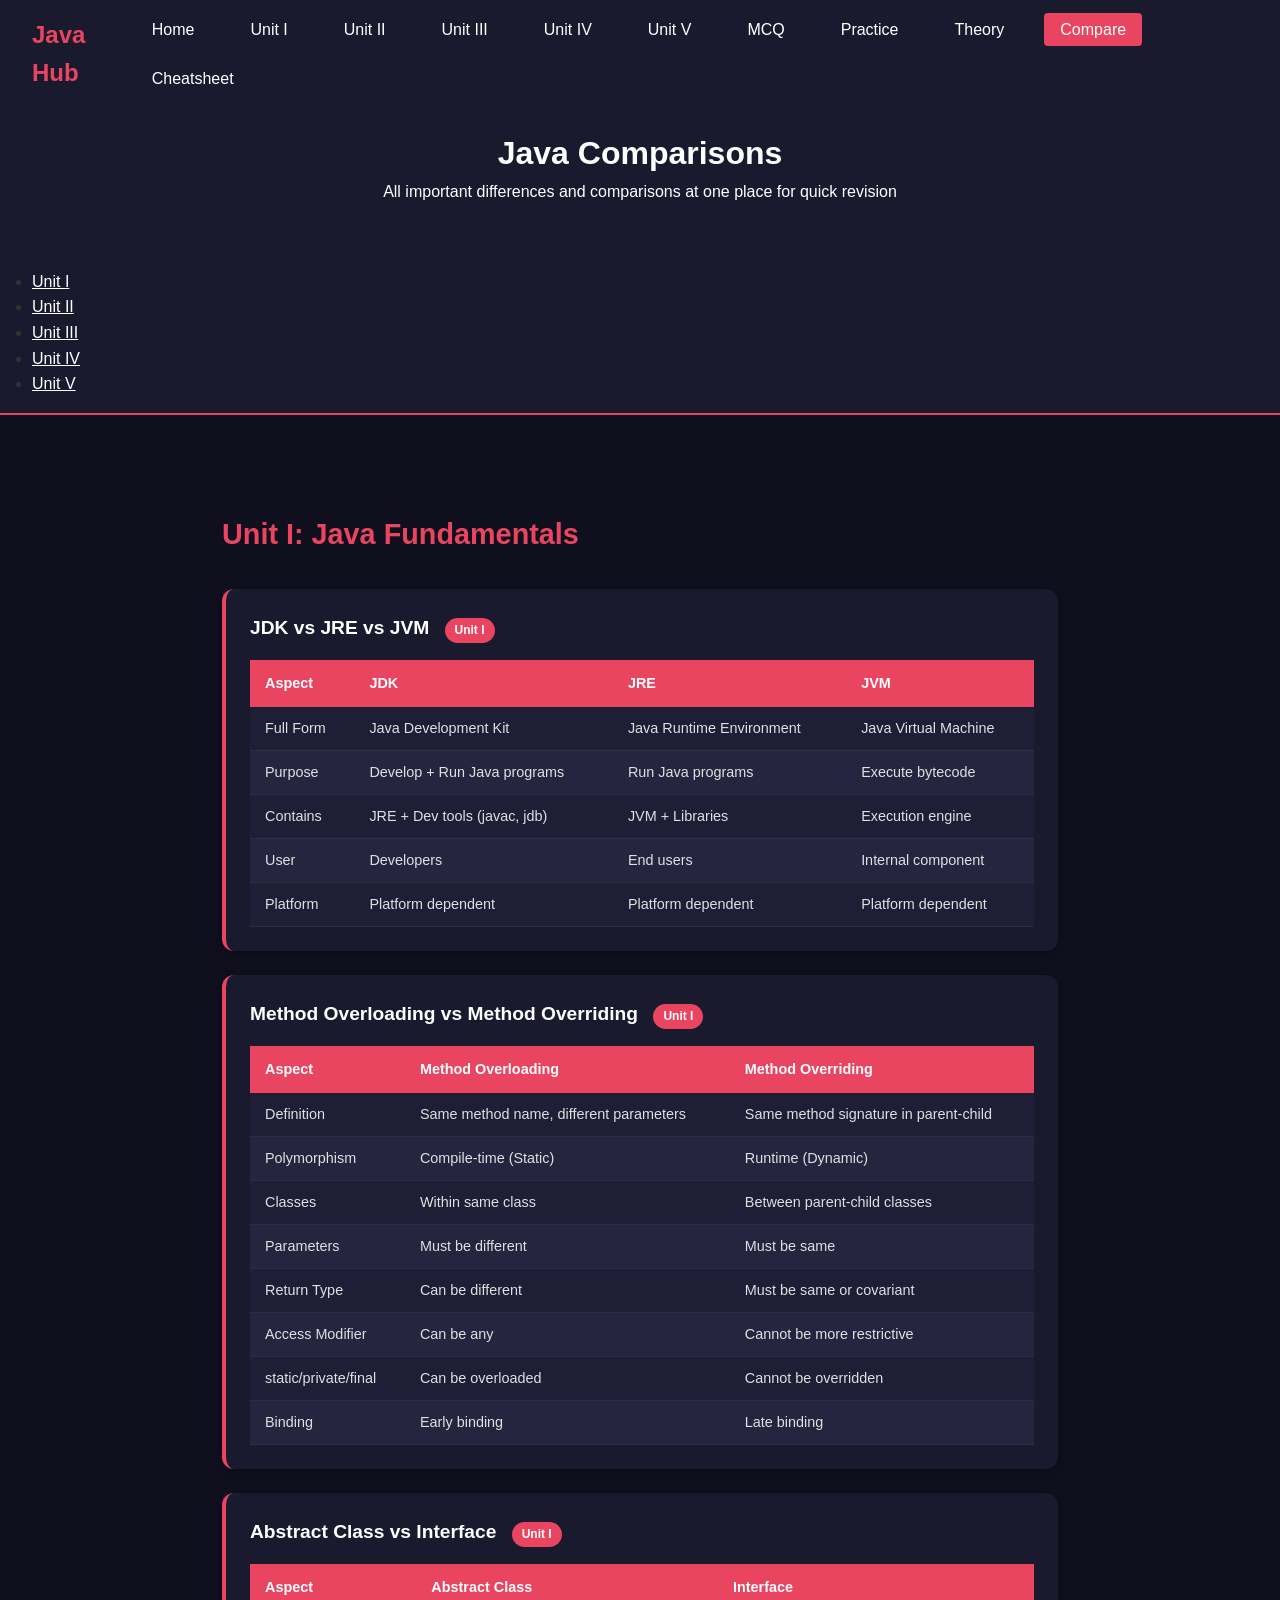
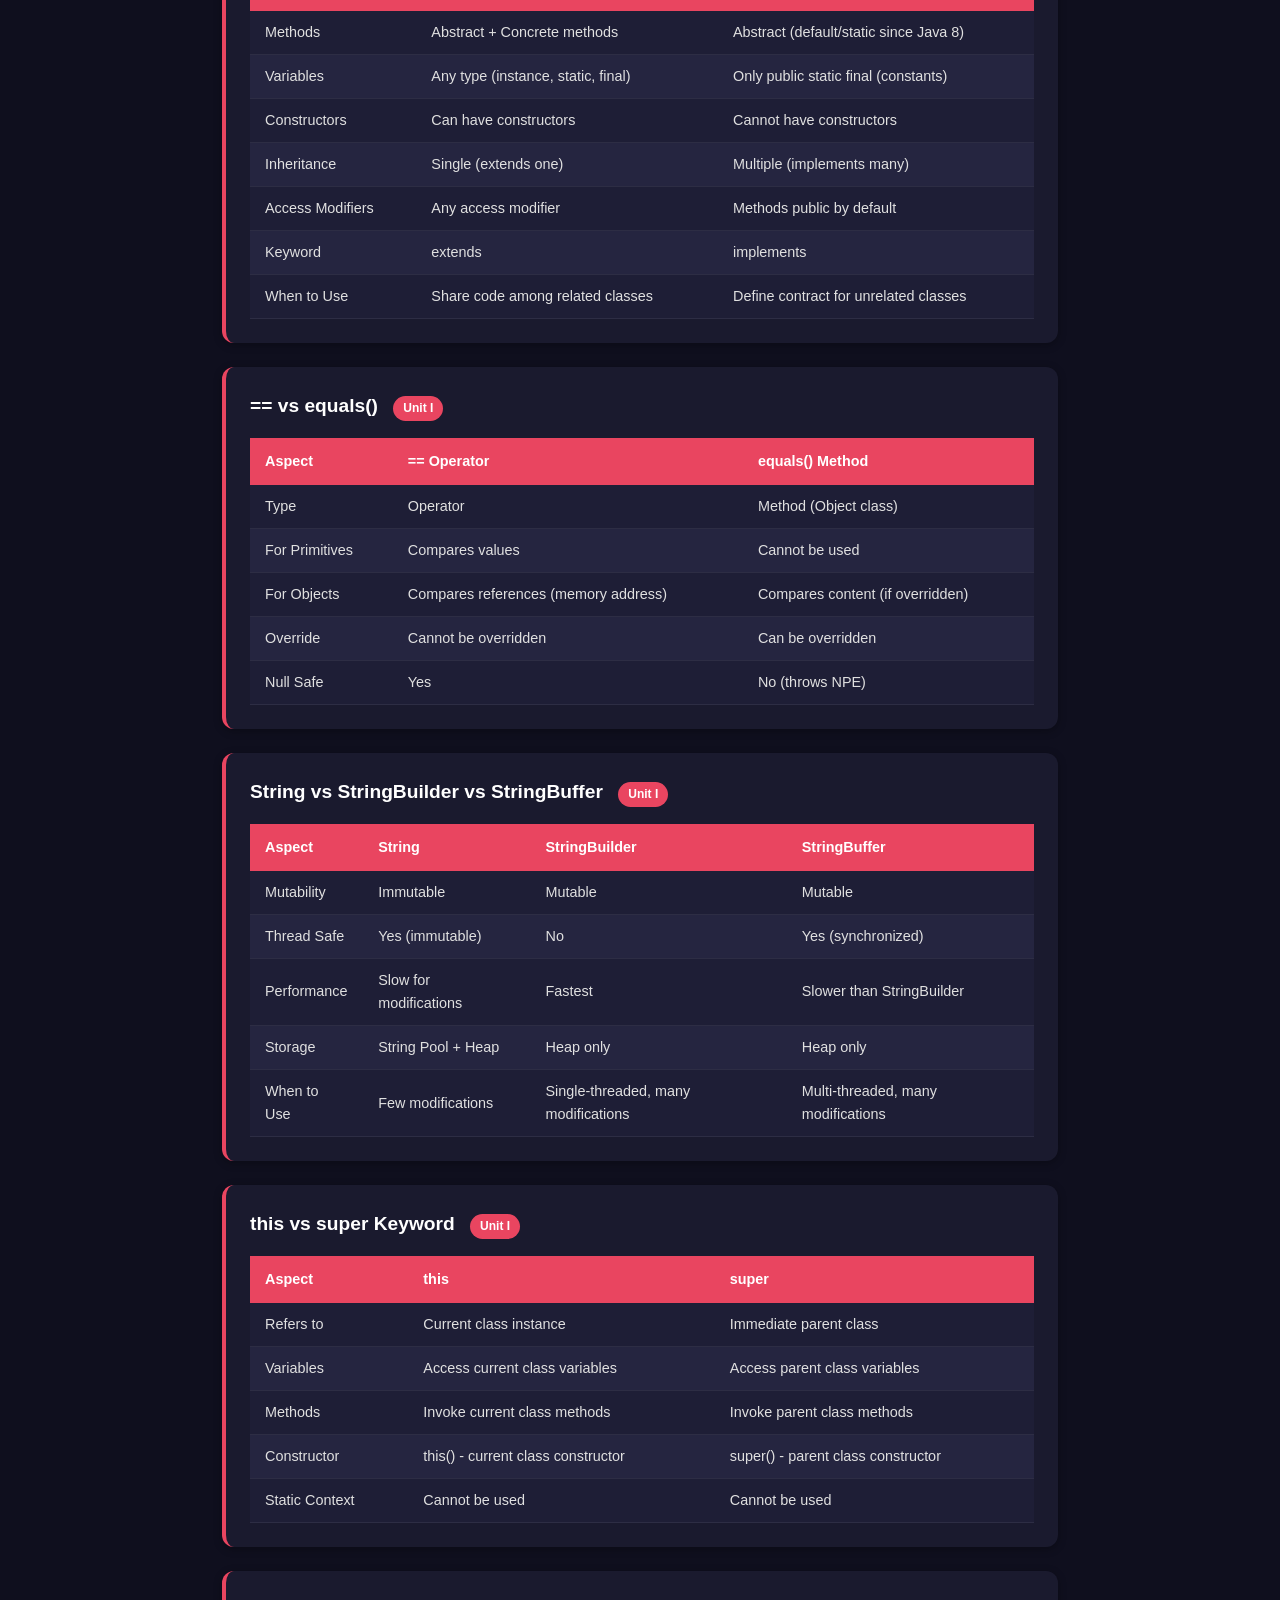
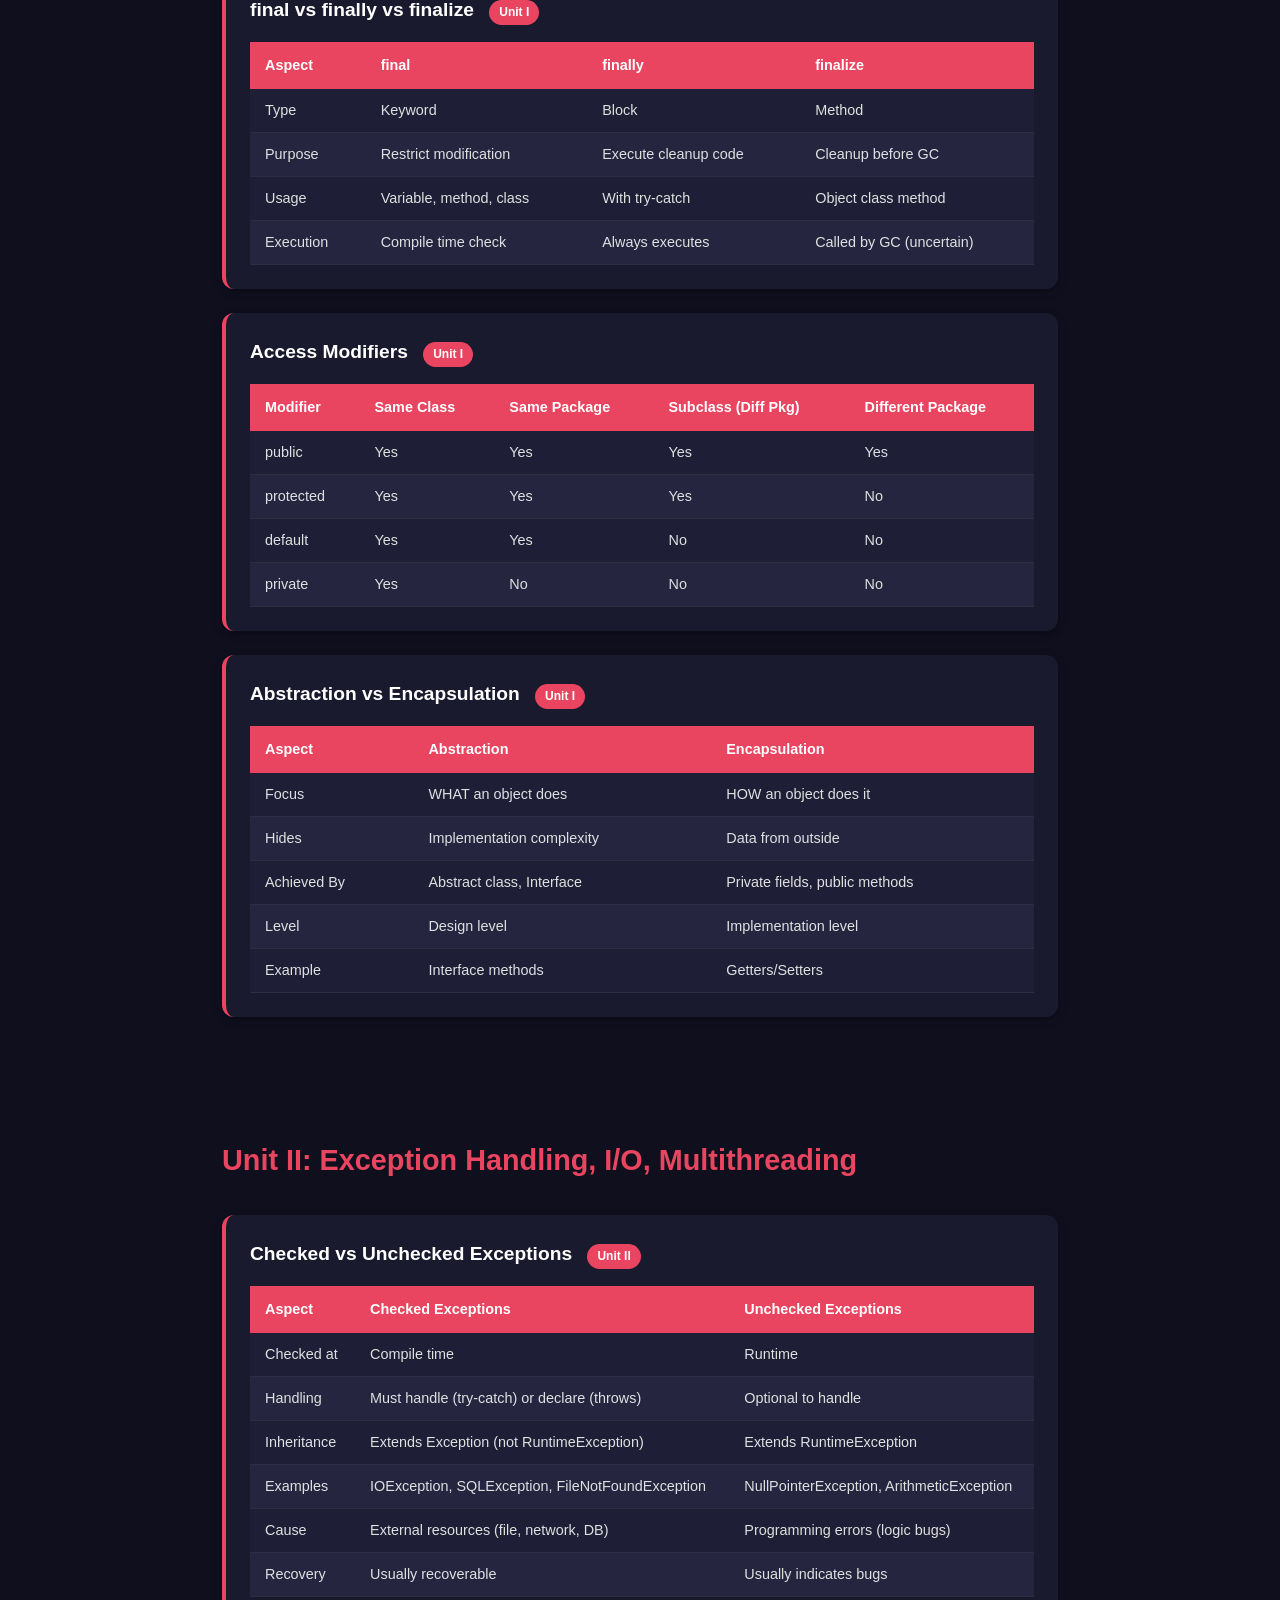
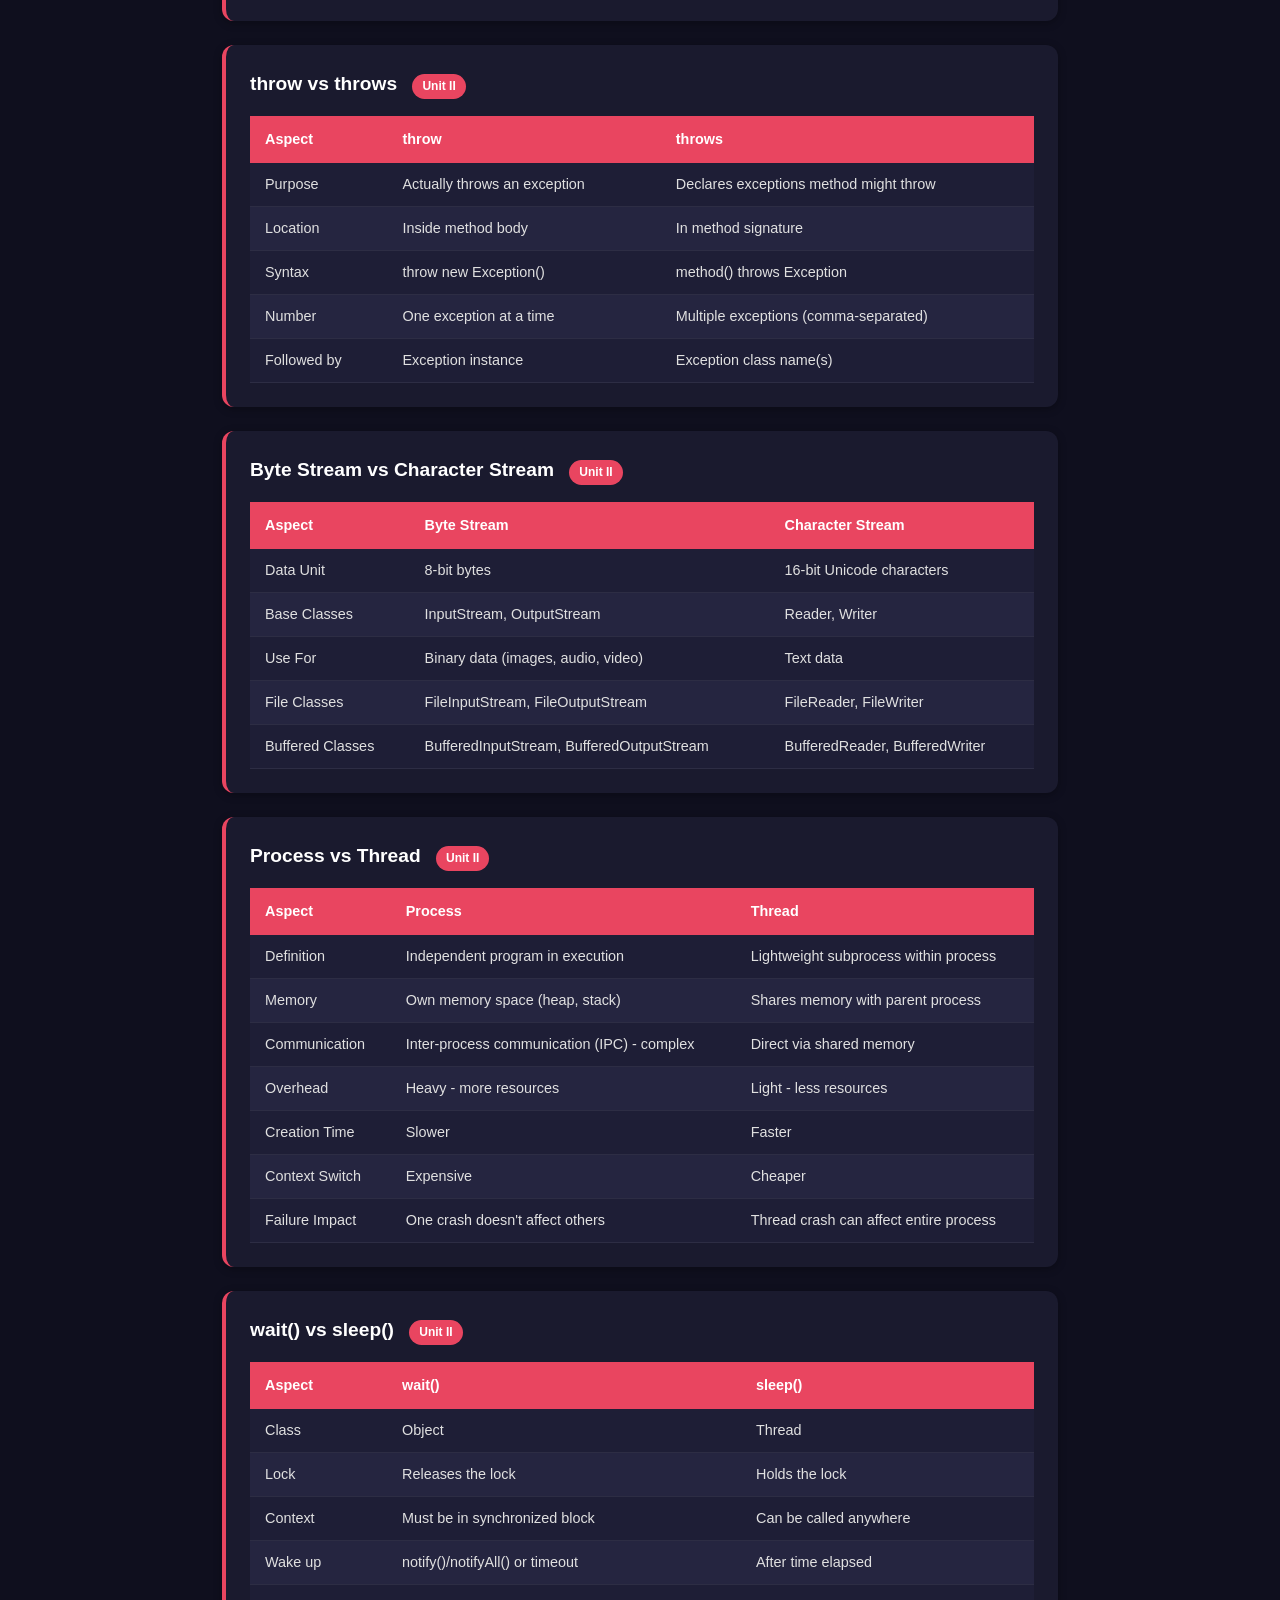
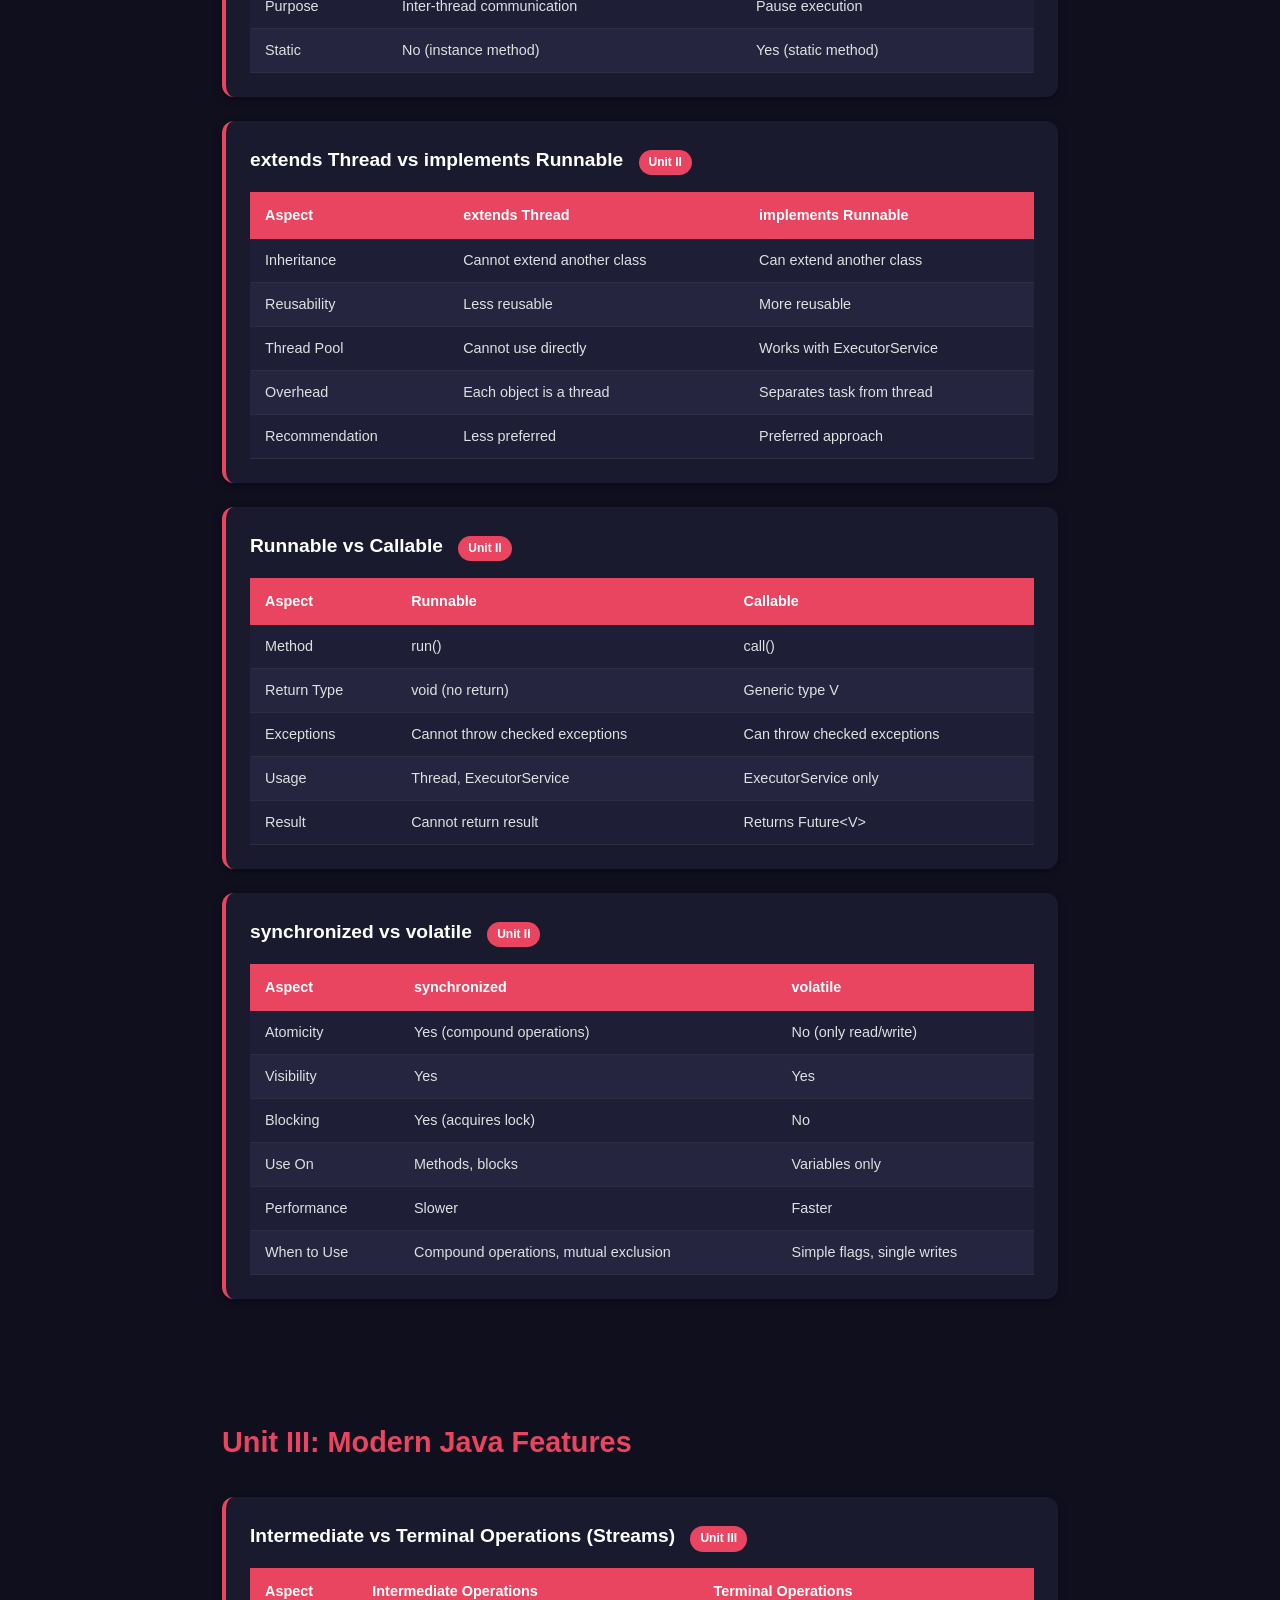
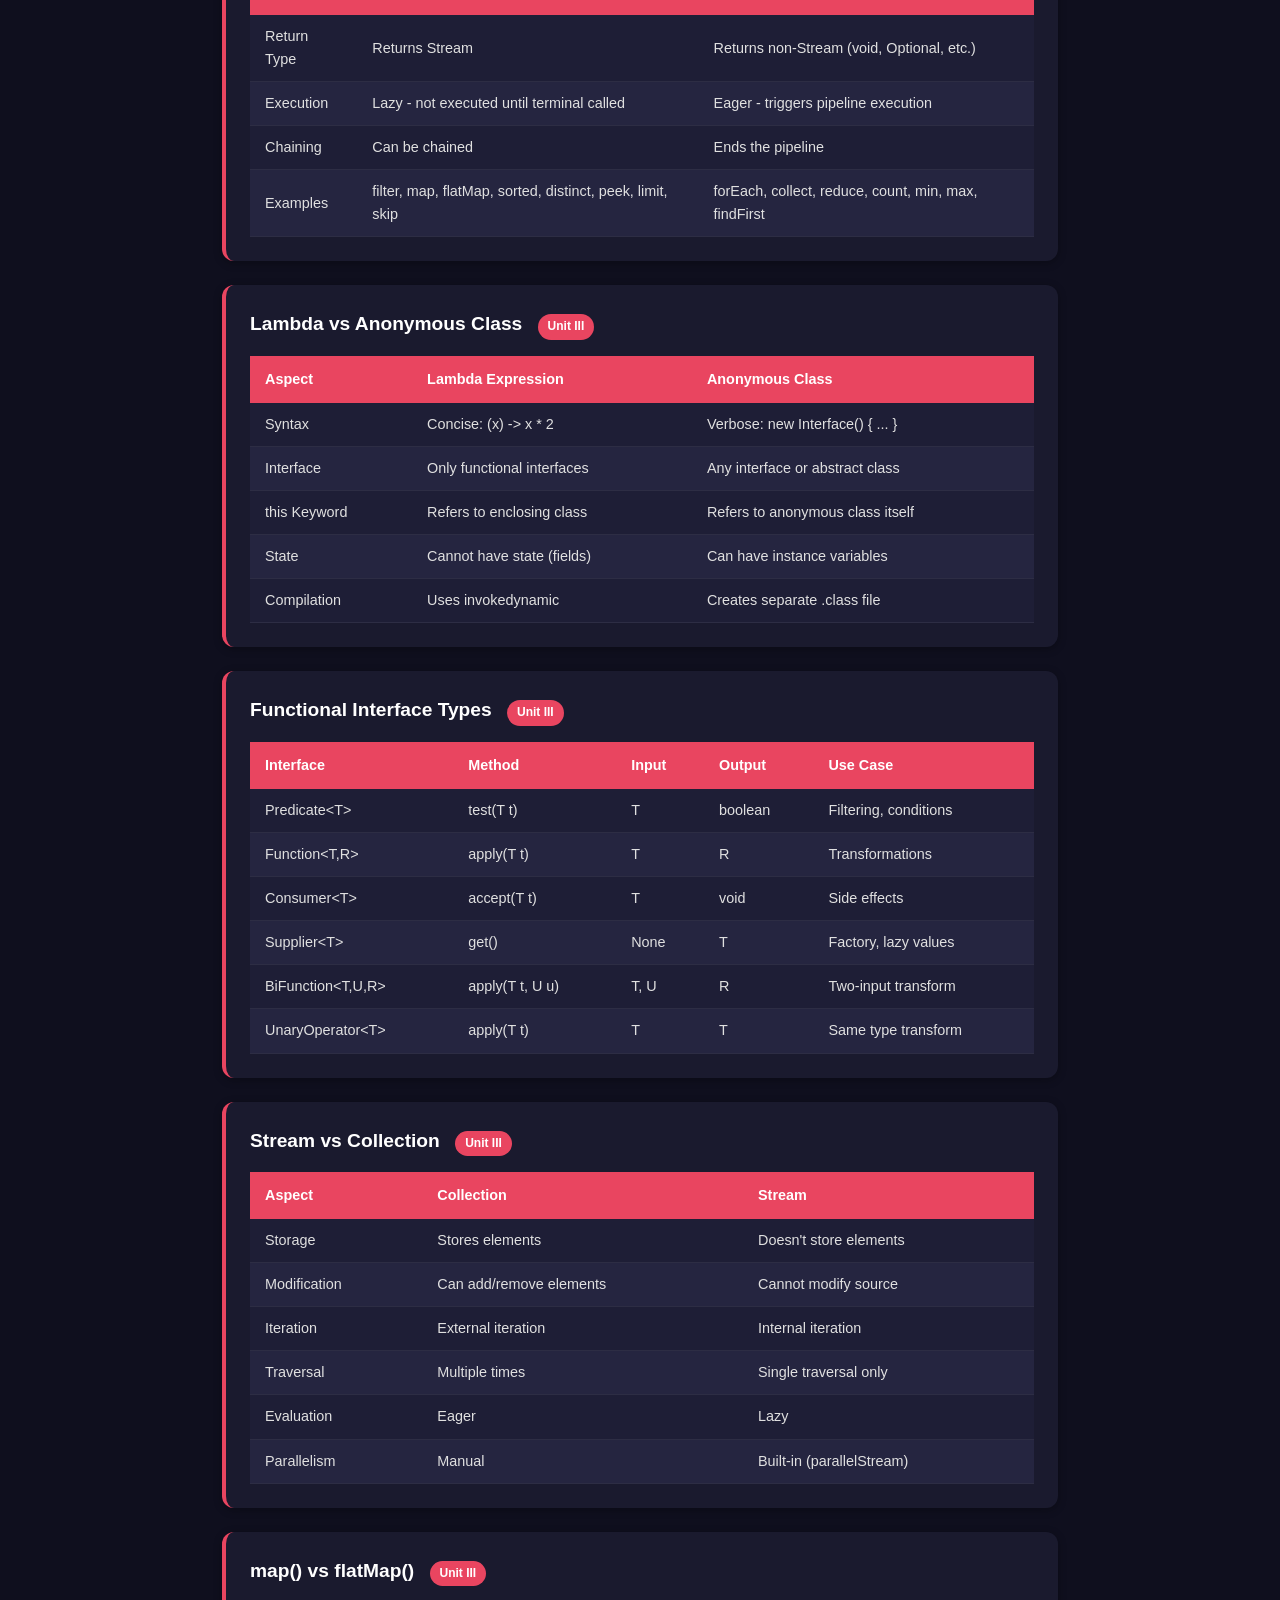
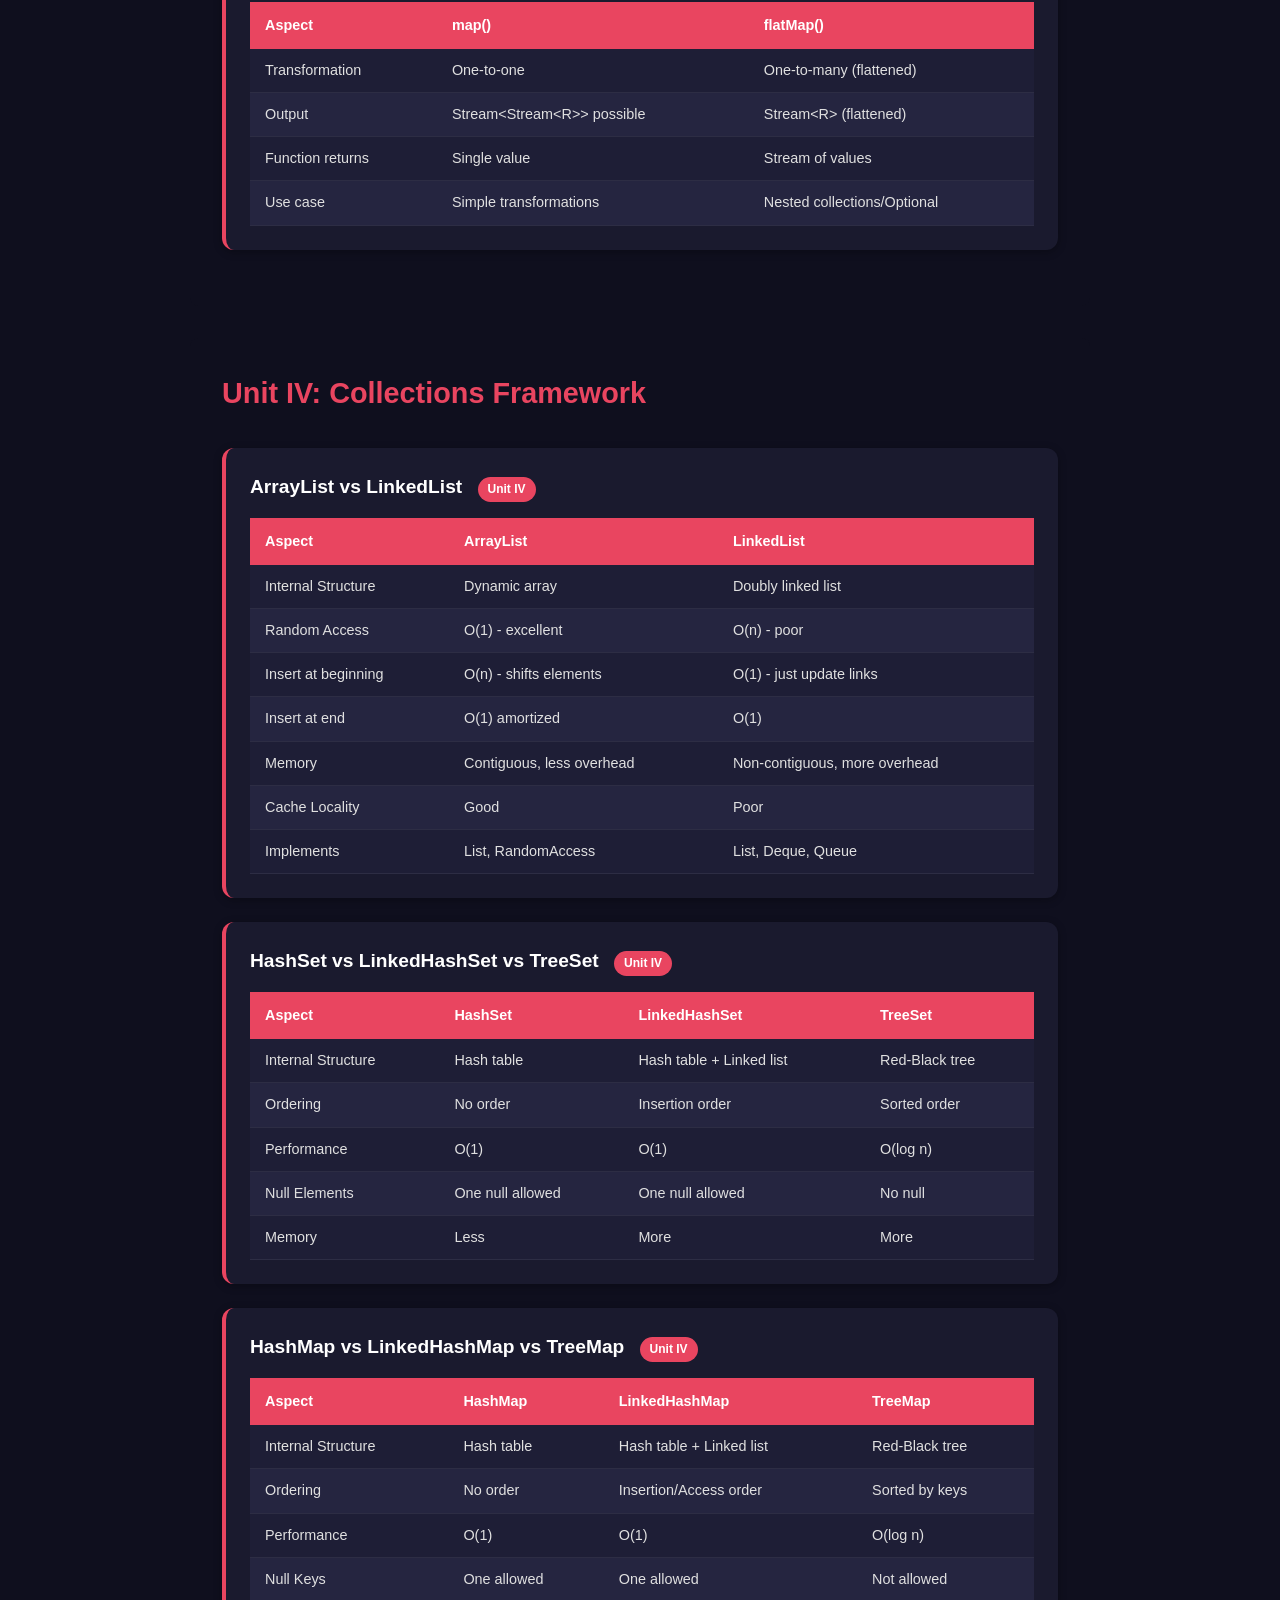
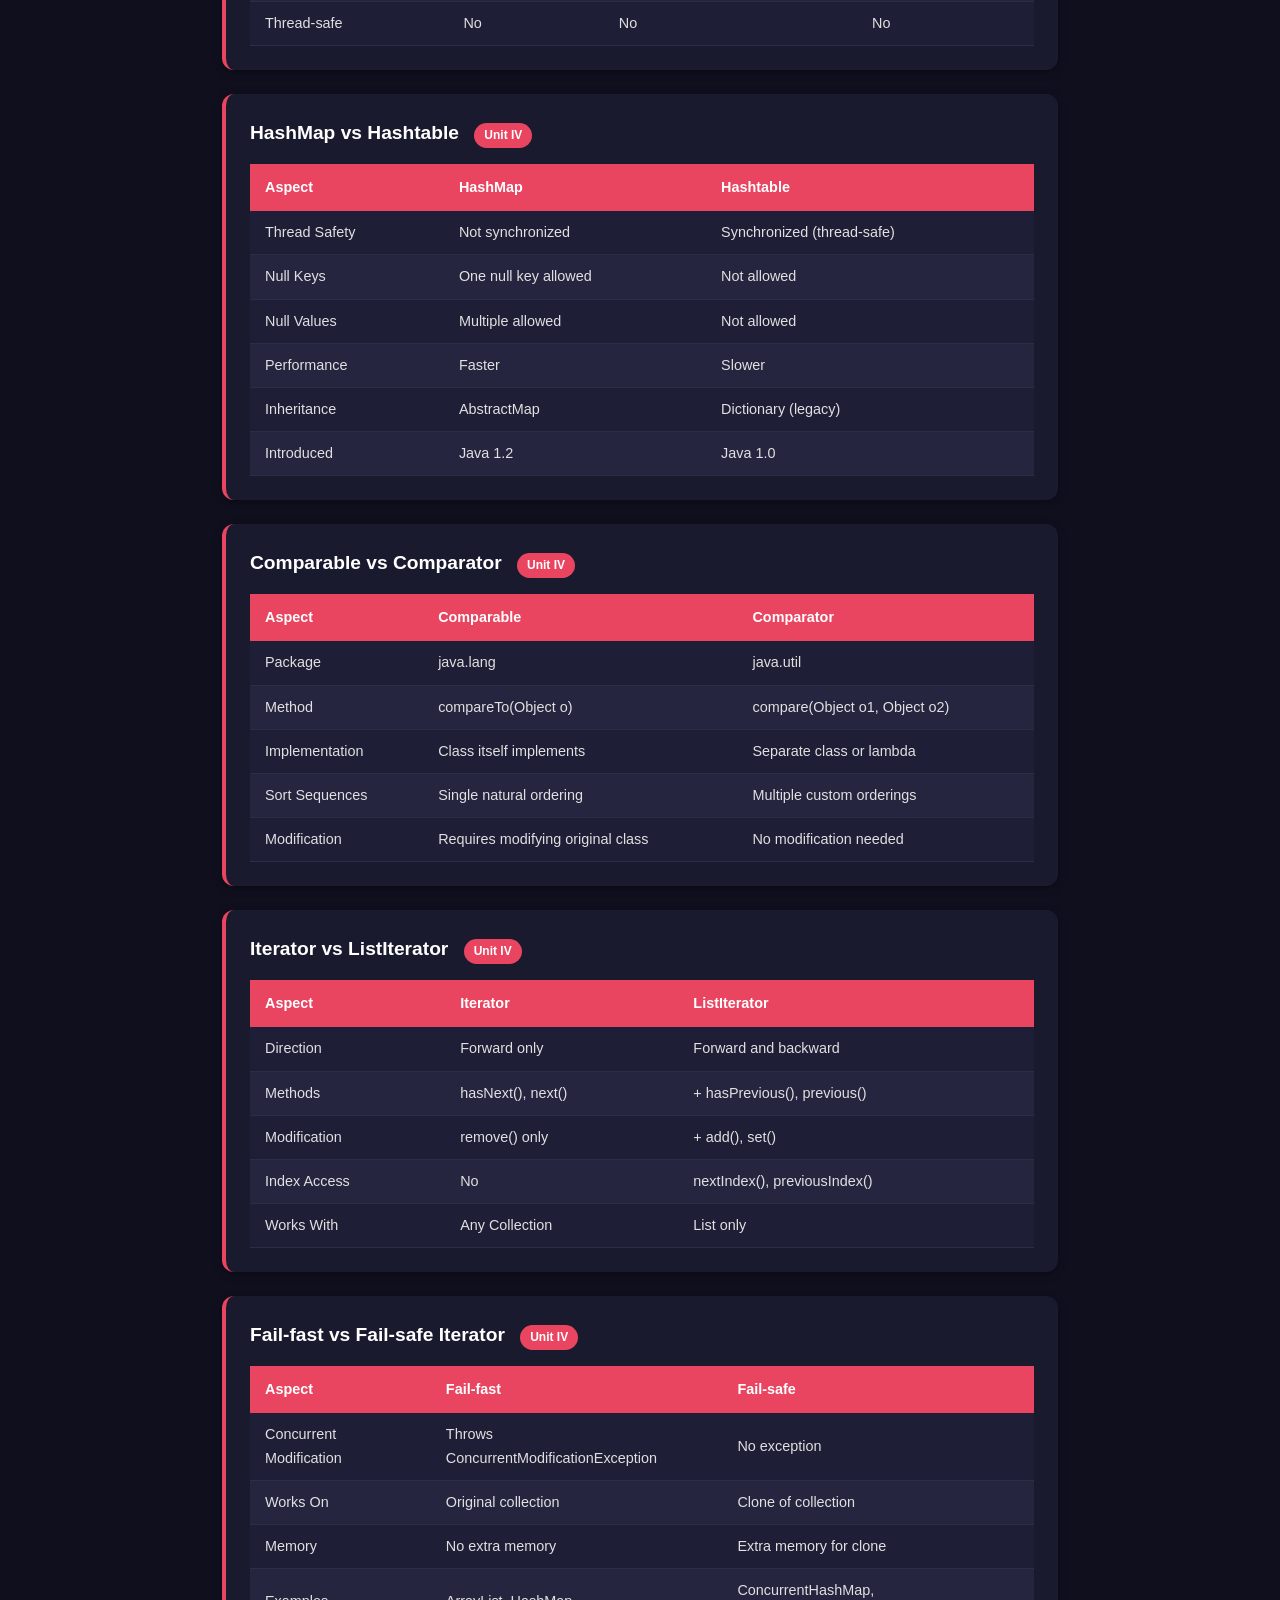
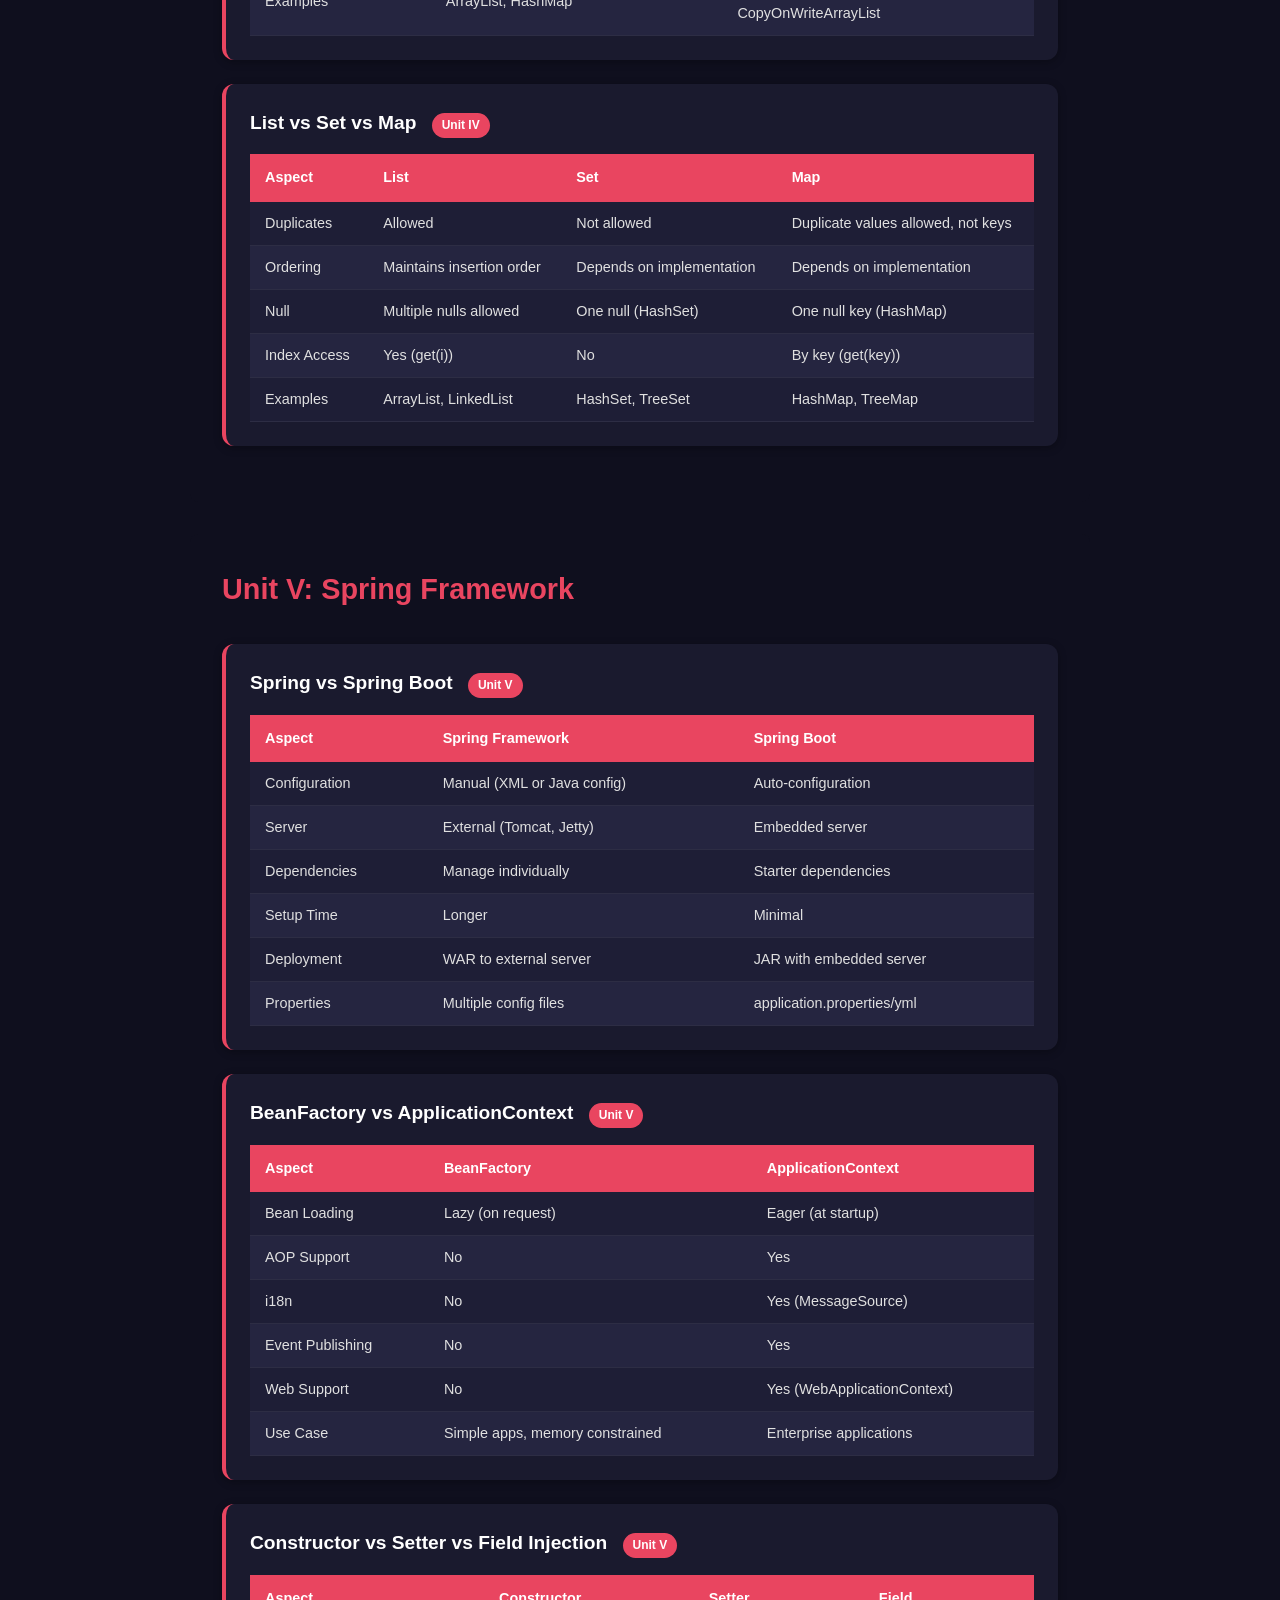
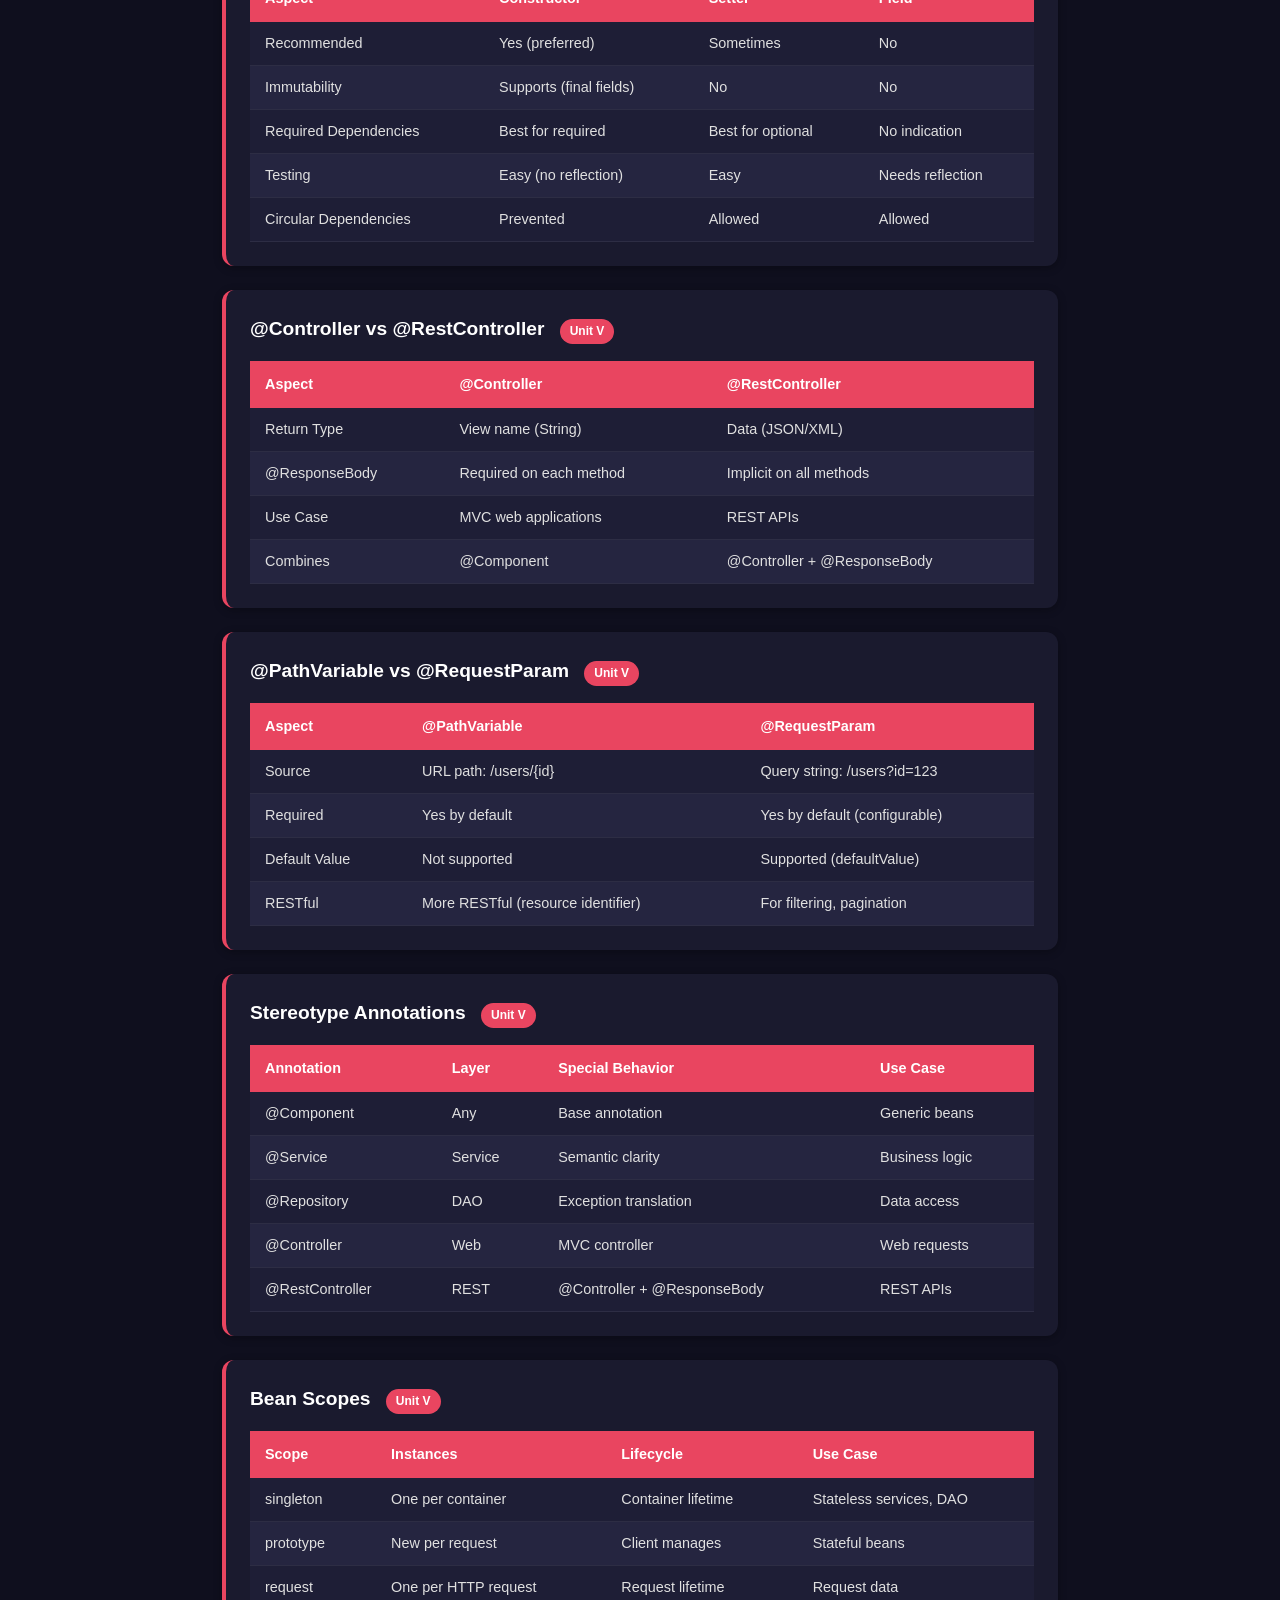
<file: comparison.html>
<!DOCTYPE html>
<html lang="en">
<head>
    <meta charset="UTF-8">
    <meta name="viewport" content="width=device-width, initial-scale=1.0">
    <title>Comparisons - Java Learning Hub</title>
    <link rel="stylesheet" href="styles.css">
    <style>
        body {
            background-color: #0f0f1e;
        }
        .container {
            background-color: #0f0f1e;
        }
        .content-section {
            background-color: #0f0f1e;
            padding: 2rem;
        }
        .content-section h2 {
            color: #e94560;
            margin-bottom: 2rem;
            font-size: 1.8rem;
        }
        .topics-nav {
            background: #1a1a2e;
            border-bottom: 2px solid #e94560;
        }
        .topics-nav a {
            color: #ffffff;
        }
        .topics-nav a:hover {
            background-color: #e94560;
            color: #fff;
        }
        .comparison-card {
            background: #1a1a2e;
            border-radius: 12px;
            padding: 1.5rem;
            margin-bottom: 1.5rem;
            border-left: 4px solid #e94560;
            box-shadow: 0 2px 8px rgba(0,0,0,0.3);
        }
        .comparison-card h3 {
            color: #ffffff;
            margin-bottom: 1rem;
            font-size: 1.2rem;
            font-weight: 600;
        }
        .comparison-table {
            width: 100%;
            border-collapse: collapse;
            font-size: 0.9rem;
        }
        .comparison-table th {
            background: #e94560;
            color: white;
            padding: 12px 15px;
            text-align: left;
            font-weight: 600;
        }
        .comparison-table td {
            padding: 10px 15px;
            border-bottom: 1px solid #2d2d44;
            color: #e0e0e0;
            background: #252540;
        }
        .comparison-table tr:nth-child(even) td {
            background: #1e1e36;
        }
        .comparison-table tr:hover td {
            background: rgba(233, 69, 96, 0.2);
        }
        .unit-badge {
            display: inline-block;
            background: #e94560;
            color: white;
            padding: 3px 10px;
            border-radius: 15px;
            font-size: 0.75rem;
            margin-left: 10px;
        }
    </style>
</head>
<body>
    <nav class="navbar">
        <div class="nav-brand"><a href="index.html">Java Hub</a></div>
        <ul class="nav-links">
            <li><a href="index.html">Home</a></li>
            <li><a href="unit1.html">Unit I</a></li>
            <li><a href="unit2.html">Unit II</a></li>
            <li><a href="unit3.html">Unit III</a></li>
            <li><a href="unit4.html">Unit IV</a></li>
            <li><a href="unit5.html">Unit V</a></li>
            <li><a href="mcq.html">MCQ</a></li>
            <li><a href="practice.html">Practice</a></li>
            <li><a href="theory.html">Theory</a></li>
            <li><a href="comparison.html" class="active">Compare</a></li>
            <li><a href="cheatsheet.html">Cheatsheet</a></li>
        </ul>
    </nav>

    <header class="unit-header">
        <h1>Java Comparisons</h1>
        <p>All important differences and comparisons at one place for quick revision</p>
    </header>

    <nav class="topics-nav">
        <ul>
            <li><a href="#unit1-comp">Unit I</a></li>
            <li><a href="#unit2-comp">Unit II</a></li>
            <li><a href="#unit3-comp">Unit III</a></li>
            <li><a href="#unit4-comp">Unit IV</a></li>
            <li><a href="#unit5-comp">Unit V</a></li>
        </ul>
    </nav>

    <main class="container">
        <!-- Unit I Comparisons -->
        <section id="unit1-comp" class="content-section">
            <h2>Unit I: Java Fundamentals</h2>

            <div class="comparison-card">
                <h3>JDK vs JRE vs JVM <span class="unit-badge">Unit I</span></h3>
                <table class="comparison-table">
                    <tr>
                        <th>Aspect</th>
                        <th>JDK</th>
                        <th>JRE</th>
                        <th>JVM</th>
                    </tr>
                    <tr>
                        <td>Full Form</td>
                        <td>Java Development Kit</td>
                        <td>Java Runtime Environment</td>
                        <td>Java Virtual Machine</td>
                    </tr>
                    <tr>
                        <td>Purpose</td>
                        <td>Develop + Run Java programs</td>
                        <td>Run Java programs</td>
                        <td>Execute bytecode</td>
                    </tr>
                    <tr>
                        <td>Contains</td>
                        <td>JRE + Dev tools (javac, jdb)</td>
                        <td>JVM + Libraries</td>
                        <td>Execution engine</td>
                    </tr>
                    <tr>
                        <td>User</td>
                        <td>Developers</td>
                        <td>End users</td>
                        <td>Internal component</td>
                    </tr>
                    <tr>
                        <td>Platform</td>
                        <td>Platform dependent</td>
                        <td>Platform dependent</td>
                        <td>Platform dependent</td>
                    </tr>
                </table>
            </div>

            <div class="comparison-card">
                <h3>Method Overloading vs Method Overriding <span class="unit-badge">Unit I</span></h3>
                <table class="comparison-table">
                    <tr>
                        <th>Aspect</th>
                        <th>Method Overloading</th>
                        <th>Method Overriding</th>
                    </tr>
                    <tr>
                        <td>Definition</td>
                        <td>Same method name, different parameters</td>
                        <td>Same method signature in parent-child</td>
                    </tr>
                    <tr>
                        <td>Polymorphism</td>
                        <td>Compile-time (Static)</td>
                        <td>Runtime (Dynamic)</td>
                    </tr>
                    <tr>
                        <td>Classes</td>
                        <td>Within same class</td>
                        <td>Between parent-child classes</td>
                    </tr>
                    <tr>
                        <td>Parameters</td>
                        <td>Must be different</td>
                        <td>Must be same</td>
                    </tr>
                    <tr>
                        <td>Return Type</td>
                        <td>Can be different</td>
                        <td>Must be same or covariant</td>
                    </tr>
                    <tr>
                        <td>Access Modifier</td>
                        <td>Can be any</td>
                        <td>Cannot be more restrictive</td>
                    </tr>
                    <tr>
                        <td>static/private/final</td>
                        <td>Can be overloaded</td>
                        <td>Cannot be overridden</td>
                    </tr>
                    <tr>
                        <td>Binding</td>
                        <td>Early binding</td>
                        <td>Late binding</td>
                    </tr>
                </table>
            </div>

            <div class="comparison-card">
                <h3>Abstract Class vs Interface <span class="unit-badge">Unit I</span></h3>
                <table class="comparison-table">
                    <tr>
                        <th>Aspect</th>
                        <th>Abstract Class</th>
                        <th>Interface</th>
                    </tr>
                    <tr>
                        <td>Methods</td>
                        <td>Abstract + Concrete methods</td>
                        <td>Abstract (default/static since Java 8)</td>
                    </tr>
                    <tr>
                        <td>Variables</td>
                        <td>Any type (instance, static, final)</td>
                        <td>Only public static final (constants)</td>
                    </tr>
                    <tr>
                        <td>Constructors</td>
                        <td>Can have constructors</td>
                        <td>Cannot have constructors</td>
                    </tr>
                    <tr>
                        <td>Inheritance</td>
                        <td>Single (extends one)</td>
                        <td>Multiple (implements many)</td>
                    </tr>
                    <tr>
                        <td>Access Modifiers</td>
                        <td>Any access modifier</td>
                        <td>Methods public by default</td>
                    </tr>
                    <tr>
                        <td>Keyword</td>
                        <td>extends</td>
                        <td>implements</td>
                    </tr>
                    <tr>
                        <td>When to Use</td>
                        <td>Share code among related classes</td>
                        <td>Define contract for unrelated classes</td>
                    </tr>
                </table>
            </div>

            <div class="comparison-card">
                <h3>== vs equals() <span class="unit-badge">Unit I</span></h3>
                <table class="comparison-table">
                    <tr>
                        <th>Aspect</th>
                        <th>== Operator</th>
                        <th>equals() Method</th>
                    </tr>
                    <tr>
                        <td>Type</td>
                        <td>Operator</td>
                        <td>Method (Object class)</td>
                    </tr>
                    <tr>
                        <td>For Primitives</td>
                        <td>Compares values</td>
                        <td>Cannot be used</td>
                    </tr>
                    <tr>
                        <td>For Objects</td>
                        <td>Compares references (memory address)</td>
                        <td>Compares content (if overridden)</td>
                    </tr>
                    <tr>
                        <td>Override</td>
                        <td>Cannot be overridden</td>
                        <td>Can be overridden</td>
                    </tr>
                    <tr>
                        <td>Null Safe</td>
                        <td>Yes</td>
                        <td>No (throws NPE)</td>
                    </tr>
                </table>
            </div>

            <div class="comparison-card">
                <h3>String vs StringBuilder vs StringBuffer <span class="unit-badge">Unit I</span></h3>
                <table class="comparison-table">
                    <tr>
                        <th>Aspect</th>
                        <th>String</th>
                        <th>StringBuilder</th>
                        <th>StringBuffer</th>
                    </tr>
                    <tr>
                        <td>Mutability</td>
                        <td>Immutable</td>
                        <td>Mutable</td>
                        <td>Mutable</td>
                    </tr>
                    <tr>
                        <td>Thread Safe</td>
                        <td>Yes (immutable)</td>
                        <td>No</td>
                        <td>Yes (synchronized)</td>
                    </tr>
                    <tr>
                        <td>Performance</td>
                        <td>Slow for modifications</td>
                        <td>Fastest</td>
                        <td>Slower than StringBuilder</td>
                    </tr>
                    <tr>
                        <td>Storage</td>
                        <td>String Pool + Heap</td>
                        <td>Heap only</td>
                        <td>Heap only</td>
                    </tr>
                    <tr>
                        <td>When to Use</td>
                        <td>Few modifications</td>
                        <td>Single-threaded, many modifications</td>
                        <td>Multi-threaded, many modifications</td>
                    </tr>
                </table>
            </div>

            <div class="comparison-card">
                <h3>this vs super Keyword <span class="unit-badge">Unit I</span></h3>
                <table class="comparison-table">
                    <tr>
                        <th>Aspect</th>
                        <th>this</th>
                        <th>super</th>
                    </tr>
                    <tr>
                        <td>Refers to</td>
                        <td>Current class instance</td>
                        <td>Immediate parent class</td>
                    </tr>
                    <tr>
                        <td>Variables</td>
                        <td>Access current class variables</td>
                        <td>Access parent class variables</td>
                    </tr>
                    <tr>
                        <td>Methods</td>
                        <td>Invoke current class methods</td>
                        <td>Invoke parent class methods</td>
                    </tr>
                    <tr>
                        <td>Constructor</td>
                        <td>this() - current class constructor</td>
                        <td>super() - parent class constructor</td>
                    </tr>
                    <tr>
                        <td>Static Context</td>
                        <td>Cannot be used</td>
                        <td>Cannot be used</td>
                    </tr>
                </table>
            </div>

            <div class="comparison-card">
                <h3>final vs finally vs finalize <span class="unit-badge">Unit I</span></h3>
                <table class="comparison-table">
                    <tr>
                        <th>Aspect</th>
                        <th>final</th>
                        <th>finally</th>
                        <th>finalize</th>
                    </tr>
                    <tr>
                        <td>Type</td>
                        <td>Keyword</td>
                        <td>Block</td>
                        <td>Method</td>
                    </tr>
                    <tr>
                        <td>Purpose</td>
                        <td>Restrict modification</td>
                        <td>Execute cleanup code</td>
                        <td>Cleanup before GC</td>
                    </tr>
                    <tr>
                        <td>Usage</td>
                        <td>Variable, method, class</td>
                        <td>With try-catch</td>
                        <td>Object class method</td>
                    </tr>
                    <tr>
                        <td>Execution</td>
                        <td>Compile time check</td>
                        <td>Always executes</td>
                        <td>Called by GC (uncertain)</td>
                    </tr>
                </table>
            </div>

            <div class="comparison-card">
                <h3>Access Modifiers <span class="unit-badge">Unit I</span></h3>
                <table class="comparison-table">
                    <tr>
                        <th>Modifier</th>
                        <th>Same Class</th>
                        <th>Same Package</th>
                        <th>Subclass (Diff Pkg)</th>
                        <th>Different Package</th>
                    </tr>
                    <tr>
                        <td>public</td>
                        <td>Yes</td>
                        <td>Yes</td>
                        <td>Yes</td>
                        <td>Yes</td>
                    </tr>
                    <tr>
                        <td>protected</td>
                        <td>Yes</td>
                        <td>Yes</td>
                        <td>Yes</td>
                        <td>No</td>
                    </tr>
                    <tr>
                        <td>default</td>
                        <td>Yes</td>
                        <td>Yes</td>
                        <td>No</td>
                        <td>No</td>
                    </tr>
                    <tr>
                        <td>private</td>
                        <td>Yes</td>
                        <td>No</td>
                        <td>No</td>
                        <td>No</td>
                    </tr>
                </table>
            </div>

            <div class="comparison-card">
                <h3>Abstraction vs Encapsulation <span class="unit-badge">Unit I</span></h3>
                <table class="comparison-table">
                    <tr>
                        <th>Aspect</th>
                        <th>Abstraction</th>
                        <th>Encapsulation</th>
                    </tr>
                    <tr>
                        <td>Focus</td>
                        <td>WHAT an object does</td>
                        <td>HOW an object does it</td>
                    </tr>
                    <tr>
                        <td>Hides</td>
                        <td>Implementation complexity</td>
                        <td>Data from outside</td>
                    </tr>
                    <tr>
                        <td>Achieved By</td>
                        <td>Abstract class, Interface</td>
                        <td>Private fields, public methods</td>
                    </tr>
                    <tr>
                        <td>Level</td>
                        <td>Design level</td>
                        <td>Implementation level</td>
                    </tr>
                    <tr>
                        <td>Example</td>
                        <td>Interface methods</td>
                        <td>Getters/Setters</td>
                    </tr>
                </table>
            </div>
        </section>

        <!-- Unit II Comparisons -->
        <section id="unit2-comp" class="content-section">
            <h2>Unit II: Exception Handling, I/O, Multithreading</h2>

            <div class="comparison-card">
                <h3>Checked vs Unchecked Exceptions <span class="unit-badge">Unit II</span></h3>
                <table class="comparison-table">
                    <tr>
                        <th>Aspect</th>
                        <th>Checked Exceptions</th>
                        <th>Unchecked Exceptions</th>
                    </tr>
                    <tr>
                        <td>Checked at</td>
                        <td>Compile time</td>
                        <td>Runtime</td>
                    </tr>
                    <tr>
                        <td>Handling</td>
                        <td>Must handle (try-catch) or declare (throws)</td>
                        <td>Optional to handle</td>
                    </tr>
                    <tr>
                        <td>Inheritance</td>
                        <td>Extends Exception (not RuntimeException)</td>
                        <td>Extends RuntimeException</td>
                    </tr>
                    <tr>
                        <td>Examples</td>
                        <td>IOException, SQLException, FileNotFoundException</td>
                        <td>NullPointerException, ArithmeticException</td>
                    </tr>
                    <tr>
                        <td>Cause</td>
                        <td>External resources (file, network, DB)</td>
                        <td>Programming errors (logic bugs)</td>
                    </tr>
                    <tr>
                        <td>Recovery</td>
                        <td>Usually recoverable</td>
                        <td>Usually indicates bugs</td>
                    </tr>
                </table>
            </div>

            <div class="comparison-card">
                <h3>throw vs throws <span class="unit-badge">Unit II</span></h3>
                <table class="comparison-table">
                    <tr>
                        <th>Aspect</th>
                        <th>throw</th>
                        <th>throws</th>
                    </tr>
                    <tr>
                        <td>Purpose</td>
                        <td>Actually throws an exception</td>
                        <td>Declares exceptions method might throw</td>
                    </tr>
                    <tr>
                        <td>Location</td>
                        <td>Inside method body</td>
                        <td>In method signature</td>
                    </tr>
                    <tr>
                        <td>Syntax</td>
                        <td>throw new Exception()</td>
                        <td>method() throws Exception</td>
                    </tr>
                    <tr>
                        <td>Number</td>
                        <td>One exception at a time</td>
                        <td>Multiple exceptions (comma-separated)</td>
                    </tr>
                    <tr>
                        <td>Followed by</td>
                        <td>Exception instance</td>
                        <td>Exception class name(s)</td>
                    </tr>
                </table>
            </div>

            <div class="comparison-card">
                <h3>Byte Stream vs Character Stream <span class="unit-badge">Unit II</span></h3>
                <table class="comparison-table">
                    <tr>
                        <th>Aspect</th>
                        <th>Byte Stream</th>
                        <th>Character Stream</th>
                    </tr>
                    <tr>
                        <td>Data Unit</td>
                        <td>8-bit bytes</td>
                        <td>16-bit Unicode characters</td>
                    </tr>
                    <tr>
                        <td>Base Classes</td>
                        <td>InputStream, OutputStream</td>
                        <td>Reader, Writer</td>
                    </tr>
                    <tr>
                        <td>Use For</td>
                        <td>Binary data (images, audio, video)</td>
                        <td>Text data</td>
                    </tr>
                    <tr>
                        <td>File Classes</td>
                        <td>FileInputStream, FileOutputStream</td>
                        <td>FileReader, FileWriter</td>
                    </tr>
                    <tr>
                        <td>Buffered Classes</td>
                        <td>BufferedInputStream, BufferedOutputStream</td>
                        <td>BufferedReader, BufferedWriter</td>
                    </tr>
                </table>
            </div>

            <div class="comparison-card">
                <h3>Process vs Thread <span class="unit-badge">Unit II</span></h3>
                <table class="comparison-table">
                    <tr>
                        <th>Aspect</th>
                        <th>Process</th>
                        <th>Thread</th>
                    </tr>
                    <tr>
                        <td>Definition</td>
                        <td>Independent program in execution</td>
                        <td>Lightweight subprocess within process</td>
                    </tr>
                    <tr>
                        <td>Memory</td>
                        <td>Own memory space (heap, stack)</td>
                        <td>Shares memory with parent process</td>
                    </tr>
                    <tr>
                        <td>Communication</td>
                        <td>Inter-process communication (IPC) - complex</td>
                        <td>Direct via shared memory</td>
                    </tr>
                    <tr>
                        <td>Overhead</td>
                        <td>Heavy - more resources</td>
                        <td>Light - less resources</td>
                    </tr>
                    <tr>
                        <td>Creation Time</td>
                        <td>Slower</td>
                        <td>Faster</td>
                    </tr>
                    <tr>
                        <td>Context Switch</td>
                        <td>Expensive</td>
                        <td>Cheaper</td>
                    </tr>
                    <tr>
                        <td>Failure Impact</td>
                        <td>One crash doesn't affect others</td>
                        <td>Thread crash can affect entire process</td>
                    </tr>
                </table>
            </div>

            <div class="comparison-card">
                <h3>wait() vs sleep() <span class="unit-badge">Unit II</span></h3>
                <table class="comparison-table">
                    <tr>
                        <th>Aspect</th>
                        <th>wait()</th>
                        <th>sleep()</th>
                    </tr>
                    <tr>
                        <td>Class</td>
                        <td>Object</td>
                        <td>Thread</td>
                    </tr>
                    <tr>
                        <td>Lock</td>
                        <td>Releases the lock</td>
                        <td>Holds the lock</td>
                    </tr>
                    <tr>
                        <td>Context</td>
                        <td>Must be in synchronized block</td>
                        <td>Can be called anywhere</td>
                    </tr>
                    <tr>
                        <td>Wake up</td>
                        <td>notify()/notifyAll() or timeout</td>
                        <td>After time elapsed</td>
                    </tr>
                    <tr>
                        <td>Purpose</td>
                        <td>Inter-thread communication</td>
                        <td>Pause execution</td>
                    </tr>
                    <tr>
                        <td>Static</td>
                        <td>No (instance method)</td>
                        <td>Yes (static method)</td>
                    </tr>
                </table>
            </div>

            <div class="comparison-card">
                <h3>extends Thread vs implements Runnable <span class="unit-badge">Unit II</span></h3>
                <table class="comparison-table">
                    <tr>
                        <th>Aspect</th>
                        <th>extends Thread</th>
                        <th>implements Runnable</th>
                    </tr>
                    <tr>
                        <td>Inheritance</td>
                        <td>Cannot extend another class</td>
                        <td>Can extend another class</td>
                    </tr>
                    <tr>
                        <td>Reusability</td>
                        <td>Less reusable</td>
                        <td>More reusable</td>
                    </tr>
                    <tr>
                        <td>Thread Pool</td>
                        <td>Cannot use directly</td>
                        <td>Works with ExecutorService</td>
                    </tr>
                    <tr>
                        <td>Overhead</td>
                        <td>Each object is a thread</td>
                        <td>Separates task from thread</td>
                    </tr>
                    <tr>
                        <td>Recommendation</td>
                        <td>Less preferred</td>
                        <td>Preferred approach</td>
                    </tr>
                </table>
            </div>

            <div class="comparison-card">
                <h3>Runnable vs Callable <span class="unit-badge">Unit II</span></h3>
                <table class="comparison-table">
                    <tr>
                        <th>Aspect</th>
                        <th>Runnable</th>
                        <th>Callable</th>
                    </tr>
                    <tr>
                        <td>Method</td>
                        <td>run()</td>
                        <td>call()</td>
                    </tr>
                    <tr>
                        <td>Return Type</td>
                        <td>void (no return)</td>
                        <td>Generic type V</td>
                    </tr>
                    <tr>
                        <td>Exceptions</td>
                        <td>Cannot throw checked exceptions</td>
                        <td>Can throw checked exceptions</td>
                    </tr>
                    <tr>
                        <td>Usage</td>
                        <td>Thread, ExecutorService</td>
                        <td>ExecutorService only</td>
                    </tr>
                    <tr>
                        <td>Result</td>
                        <td>Cannot return result</td>
                        <td>Returns Future&lt;V&gt;</td>
                    </tr>
                </table>
            </div>

            <div class="comparison-card">
                <h3>synchronized vs volatile <span class="unit-badge">Unit II</span></h3>
                <table class="comparison-table">
                    <tr>
                        <th>Aspect</th>
                        <th>synchronized</th>
                        <th>volatile</th>
                    </tr>
                    <tr>
                        <td>Atomicity</td>
                        <td>Yes (compound operations)</td>
                        <td>No (only read/write)</td>
                    </tr>
                    <tr>
                        <td>Visibility</td>
                        <td>Yes</td>
                        <td>Yes</td>
                    </tr>
                    <tr>
                        <td>Blocking</td>
                        <td>Yes (acquires lock)</td>
                        <td>No</td>
                    </tr>
                    <tr>
                        <td>Use On</td>
                        <td>Methods, blocks</td>
                        <td>Variables only</td>
                    </tr>
                    <tr>
                        <td>Performance</td>
                        <td>Slower</td>
                        <td>Faster</td>
                    </tr>
                    <tr>
                        <td>When to Use</td>
                        <td>Compound operations, mutual exclusion</td>
                        <td>Simple flags, single writes</td>
                    </tr>
                </table>
            </div>
        </section>

        <!-- Unit III Comparisons -->
        <section id="unit3-comp" class="content-section">
            <h2>Unit III: Modern Java Features</h2>

            <div class="comparison-card">
                <h3>Intermediate vs Terminal Operations (Streams) <span class="unit-badge">Unit III</span></h3>
                <table class="comparison-table">
                    <tr>
                        <th>Aspect</th>
                        <th>Intermediate Operations</th>
                        <th>Terminal Operations</th>
                    </tr>
                    <tr>
                        <td>Return Type</td>
                        <td>Returns Stream</td>
                        <td>Returns non-Stream (void, Optional, etc.)</td>
                    </tr>
                    <tr>
                        <td>Execution</td>
                        <td>Lazy - not executed until terminal called</td>
                        <td>Eager - triggers pipeline execution</td>
                    </tr>
                    <tr>
                        <td>Chaining</td>
                        <td>Can be chained</td>
                        <td>Ends the pipeline</td>
                    </tr>
                    <tr>
                        <td>Examples</td>
                        <td>filter, map, flatMap, sorted, distinct, peek, limit, skip</td>
                        <td>forEach, collect, reduce, count, min, max, findFirst</td>
                    </tr>
                </table>
            </div>

            <div class="comparison-card">
                <h3>Lambda vs Anonymous Class <span class="unit-badge">Unit III</span></h3>
                <table class="comparison-table">
                    <tr>
                        <th>Aspect</th>
                        <th>Lambda Expression</th>
                        <th>Anonymous Class</th>
                    </tr>
                    <tr>
                        <td>Syntax</td>
                        <td>Concise: (x) -> x * 2</td>
                        <td>Verbose: new Interface() { ... }</td>
                    </tr>
                    <tr>
                        <td>Interface</td>
                        <td>Only functional interfaces</td>
                        <td>Any interface or abstract class</td>
                    </tr>
                    <tr>
                        <td>this Keyword</td>
                        <td>Refers to enclosing class</td>
                        <td>Refers to anonymous class itself</td>
                    </tr>
                    <tr>
                        <td>State</td>
                        <td>Cannot have state (fields)</td>
                        <td>Can have instance variables</td>
                    </tr>
                    <tr>
                        <td>Compilation</td>
                        <td>Uses invokedynamic</td>
                        <td>Creates separate .class file</td>
                    </tr>
                </table>
            </div>

            <div class="comparison-card">
                <h3>Functional Interface Types <span class="unit-badge">Unit III</span></h3>
                <table class="comparison-table">
                    <tr>
                        <th>Interface</th>
                        <th>Method</th>
                        <th>Input</th>
                        <th>Output</th>
                        <th>Use Case</th>
                    </tr>
                    <tr>
                        <td>Predicate&lt;T&gt;</td>
                        <td>test(T t)</td>
                        <td>T</td>
                        <td>boolean</td>
                        <td>Filtering, conditions</td>
                    </tr>
                    <tr>
                        <td>Function&lt;T,R&gt;</td>
                        <td>apply(T t)</td>
                        <td>T</td>
                        <td>R</td>
                        <td>Transformations</td>
                    </tr>
                    <tr>
                        <td>Consumer&lt;T&gt;</td>
                        <td>accept(T t)</td>
                        <td>T</td>
                        <td>void</td>
                        <td>Side effects</td>
                    </tr>
                    <tr>
                        <td>Supplier&lt;T&gt;</td>
                        <td>get()</td>
                        <td>None</td>
                        <td>T</td>
                        <td>Factory, lazy values</td>
                    </tr>
                    <tr>
                        <td>BiFunction&lt;T,U,R&gt;</td>
                        <td>apply(T t, U u)</td>
                        <td>T, U</td>
                        <td>R</td>
                        <td>Two-input transform</td>
                    </tr>
                    <tr>
                        <td>UnaryOperator&lt;T&gt;</td>
                        <td>apply(T t)</td>
                        <td>T</td>
                        <td>T</td>
                        <td>Same type transform</td>
                    </tr>
                </table>
            </div>

            <div class="comparison-card">
                <h3>Stream vs Collection <span class="unit-badge">Unit III</span></h3>
                <table class="comparison-table">
                    <tr>
                        <th>Aspect</th>
                        <th>Collection</th>
                        <th>Stream</th>
                    </tr>
                    <tr>
                        <td>Storage</td>
                        <td>Stores elements</td>
                        <td>Doesn't store elements</td>
                    </tr>
                    <tr>
                        <td>Modification</td>
                        <td>Can add/remove elements</td>
                        <td>Cannot modify source</td>
                    </tr>
                    <tr>
                        <td>Iteration</td>
                        <td>External iteration</td>
                        <td>Internal iteration</td>
                    </tr>
                    <tr>
                        <td>Traversal</td>
                        <td>Multiple times</td>
                        <td>Single traversal only</td>
                    </tr>
                    <tr>
                        <td>Evaluation</td>
                        <td>Eager</td>
                        <td>Lazy</td>
                    </tr>
                    <tr>
                        <td>Parallelism</td>
                        <td>Manual</td>
                        <td>Built-in (parallelStream)</td>
                    </tr>
                </table>
            </div>

            <div class="comparison-card">
                <h3>map() vs flatMap() <span class="unit-badge">Unit III</span></h3>
                <table class="comparison-table">
                    <tr>
                        <th>Aspect</th>
                        <th>map()</th>
                        <th>flatMap()</th>
                    </tr>
                    <tr>
                        <td>Transformation</td>
                        <td>One-to-one</td>
                        <td>One-to-many (flattened)</td>
                    </tr>
                    <tr>
                        <td>Output</td>
                        <td>Stream&lt;Stream&lt;R&gt;&gt; possible</td>
                        <td>Stream&lt;R&gt; (flattened)</td>
                    </tr>
                    <tr>
                        <td>Function returns</td>
                        <td>Single value</td>
                        <td>Stream of values</td>
                    </tr>
                    <tr>
                        <td>Use case</td>
                        <td>Simple transformations</td>
                        <td>Nested collections/Optional</td>
                    </tr>
                </table>
            </div>
        </section>

        <!-- Unit IV Comparisons -->
        <section id="unit4-comp" class="content-section">
            <h2>Unit IV: Collections Framework</h2>

            <div class="comparison-card">
                <h3>ArrayList vs LinkedList <span class="unit-badge">Unit IV</span></h3>
                <table class="comparison-table">
                    <tr>
                        <th>Aspect</th>
                        <th>ArrayList</th>
                        <th>LinkedList</th>
                    </tr>
                    <tr>
                        <td>Internal Structure</td>
                        <td>Dynamic array</td>
                        <td>Doubly linked list</td>
                    </tr>
                    <tr>
                        <td>Random Access</td>
                        <td>O(1) - excellent</td>
                        <td>O(n) - poor</td>
                    </tr>
                    <tr>
                        <td>Insert at beginning</td>
                        <td>O(n) - shifts elements</td>
                        <td>O(1) - just update links</td>
                    </tr>
                    <tr>
                        <td>Insert at end</td>
                        <td>O(1) amortized</td>
                        <td>O(1)</td>
                    </tr>
                    <tr>
                        <td>Memory</td>
                        <td>Contiguous, less overhead</td>
                        <td>Non-contiguous, more overhead</td>
                    </tr>
                    <tr>
                        <td>Cache Locality</td>
                        <td>Good</td>
                        <td>Poor</td>
                    </tr>
                    <tr>
                        <td>Implements</td>
                        <td>List, RandomAccess</td>
                        <td>List, Deque, Queue</td>
                    </tr>
                </table>
            </div>

            <div class="comparison-card">
                <h3>HashSet vs LinkedHashSet vs TreeSet <span class="unit-badge">Unit IV</span></h3>
                <table class="comparison-table">
                    <tr>
                        <th>Aspect</th>
                        <th>HashSet</th>
                        <th>LinkedHashSet</th>
                        <th>TreeSet</th>
                    </tr>
                    <tr>
                        <td>Internal Structure</td>
                        <td>Hash table</td>
                        <td>Hash table + Linked list</td>
                        <td>Red-Black tree</td>
                    </tr>
                    <tr>
                        <td>Ordering</td>
                        <td>No order</td>
                        <td>Insertion order</td>
                        <td>Sorted order</td>
                    </tr>
                    <tr>
                        <td>Performance</td>
                        <td>O(1)</td>
                        <td>O(1)</td>
                        <td>O(log n)</td>
                    </tr>
                    <tr>
                        <td>Null Elements</td>
                        <td>One null allowed</td>
                        <td>One null allowed</td>
                        <td>No null</td>
                    </tr>
                    <tr>
                        <td>Memory</td>
                        <td>Less</td>
                        <td>More</td>
                        <td>More</td>
                    </tr>
                </table>
            </div>

            <div class="comparison-card">
                <h3>HashMap vs LinkedHashMap vs TreeMap <span class="unit-badge">Unit IV</span></h3>
                <table class="comparison-table">
                    <tr>
                        <th>Aspect</th>
                        <th>HashMap</th>
                        <th>LinkedHashMap</th>
                        <th>TreeMap</th>
                    </tr>
                    <tr>
                        <td>Internal Structure</td>
                        <td>Hash table</td>
                        <td>Hash table + Linked list</td>
                        <td>Red-Black tree</td>
                    </tr>
                    <tr>
                        <td>Ordering</td>
                        <td>No order</td>
                        <td>Insertion/Access order</td>
                        <td>Sorted by keys</td>
                    </tr>
                    <tr>
                        <td>Performance</td>
                        <td>O(1)</td>
                        <td>O(1)</td>
                        <td>O(log n)</td>
                    </tr>
                    <tr>
                        <td>Null Keys</td>
                        <td>One allowed</td>
                        <td>One allowed</td>
                        <td>Not allowed</td>
                    </tr>
                    <tr>
                        <td>Thread-safe</td>
                        <td>No</td>
                        <td>No</td>
                        <td>No</td>
                    </tr>
                </table>
            </div>

            <div class="comparison-card">
                <h3>HashMap vs Hashtable <span class="unit-badge">Unit IV</span></h3>
                <table class="comparison-table">
                    <tr>
                        <th>Aspect</th>
                        <th>HashMap</th>
                        <th>Hashtable</th>
                    </tr>
                    <tr>
                        <td>Thread Safety</td>
                        <td>Not synchronized</td>
                        <td>Synchronized (thread-safe)</td>
                    </tr>
                    <tr>
                        <td>Null Keys</td>
                        <td>One null key allowed</td>
                        <td>Not allowed</td>
                    </tr>
                    <tr>
                        <td>Null Values</td>
                        <td>Multiple allowed</td>
                        <td>Not allowed</td>
                    </tr>
                    <tr>
                        <td>Performance</td>
                        <td>Faster</td>
                        <td>Slower</td>
                    </tr>
                    <tr>
                        <td>Inheritance</td>
                        <td>AbstractMap</td>
                        <td>Dictionary (legacy)</td>
                    </tr>
                    <tr>
                        <td>Introduced</td>
                        <td>Java 1.2</td>
                        <td>Java 1.0</td>
                    </tr>
                </table>
            </div>

            <div class="comparison-card">
                <h3>Comparable vs Comparator <span class="unit-badge">Unit IV</span></h3>
                <table class="comparison-table">
                    <tr>
                        <th>Aspect</th>
                        <th>Comparable</th>
                        <th>Comparator</th>
                    </tr>
                    <tr>
                        <td>Package</td>
                        <td>java.lang</td>
                        <td>java.util</td>
                    </tr>
                    <tr>
                        <td>Method</td>
                        <td>compareTo(Object o)</td>
                        <td>compare(Object o1, Object o2)</td>
                    </tr>
                    <tr>
                        <td>Implementation</td>
                        <td>Class itself implements</td>
                        <td>Separate class or lambda</td>
                    </tr>
                    <tr>
                        <td>Sort Sequences</td>
                        <td>Single natural ordering</td>
                        <td>Multiple custom orderings</td>
                    </tr>
                    <tr>
                        <td>Modification</td>
                        <td>Requires modifying original class</td>
                        <td>No modification needed</td>
                    </tr>
                </table>
            </div>

            <div class="comparison-card">
                <h3>Iterator vs ListIterator <span class="unit-badge">Unit IV</span></h3>
                <table class="comparison-table">
                    <tr>
                        <th>Aspect</th>
                        <th>Iterator</th>
                        <th>ListIterator</th>
                    </tr>
                    <tr>
                        <td>Direction</td>
                        <td>Forward only</td>
                        <td>Forward and backward</td>
                    </tr>
                    <tr>
                        <td>Methods</td>
                        <td>hasNext(), next()</td>
                        <td>+ hasPrevious(), previous()</td>
                    </tr>
                    <tr>
                        <td>Modification</td>
                        <td>remove() only</td>
                        <td>+ add(), set()</td>
                    </tr>
                    <tr>
                        <td>Index Access</td>
                        <td>No</td>
                        <td>nextIndex(), previousIndex()</td>
                    </tr>
                    <tr>
                        <td>Works With</td>
                        <td>Any Collection</td>
                        <td>List only</td>
                    </tr>
                </table>
            </div>

            <div class="comparison-card">
                <h3>Fail-fast vs Fail-safe Iterator <span class="unit-badge">Unit IV</span></h3>
                <table class="comparison-table">
                    <tr>
                        <th>Aspect</th>
                        <th>Fail-fast</th>
                        <th>Fail-safe</th>
                    </tr>
                    <tr>
                        <td>Concurrent Modification</td>
                        <td>Throws ConcurrentModificationException</td>
                        <td>No exception</td>
                    </tr>
                    <tr>
                        <td>Works On</td>
                        <td>Original collection</td>
                        <td>Clone of collection</td>
                    </tr>
                    <tr>
                        <td>Memory</td>
                        <td>No extra memory</td>
                        <td>Extra memory for clone</td>
                    </tr>
                    <tr>
                        <td>Examples</td>
                        <td>ArrayList, HashMap</td>
                        <td>ConcurrentHashMap, CopyOnWriteArrayList</td>
                    </tr>
                </table>
            </div>

            <div class="comparison-card">
                <h3>List vs Set vs Map <span class="unit-badge">Unit IV</span></h3>
                <table class="comparison-table">
                    <tr>
                        <th>Aspect</th>
                        <th>List</th>
                        <th>Set</th>
                        <th>Map</th>
                    </tr>
                    <tr>
                        <td>Duplicates</td>
                        <td>Allowed</td>
                        <td>Not allowed</td>
                        <td>Duplicate values allowed, not keys</td>
                    </tr>
                    <tr>
                        <td>Ordering</td>
                        <td>Maintains insertion order</td>
                        <td>Depends on implementation</td>
                        <td>Depends on implementation</td>
                    </tr>
                    <tr>
                        <td>Null</td>
                        <td>Multiple nulls allowed</td>
                        <td>One null (HashSet)</td>
                        <td>One null key (HashMap)</td>
                    </tr>
                    <tr>
                        <td>Index Access</td>
                        <td>Yes (get(i))</td>
                        <td>No</td>
                        <td>By key (get(key))</td>
                    </tr>
                    <tr>
                        <td>Examples</td>
                        <td>ArrayList, LinkedList</td>
                        <td>HashSet, TreeSet</td>
                        <td>HashMap, TreeMap</td>
                    </tr>
                </table>
            </div>
        </section>

        <!-- Unit V Comparisons -->
        <section id="unit5-comp" class="content-section">
            <h2>Unit V: Spring Framework</h2>

            <div class="comparison-card">
                <h3>Spring vs Spring Boot <span class="unit-badge">Unit V</span></h3>
                <table class="comparison-table">
                    <tr>
                        <th>Aspect</th>
                        <th>Spring Framework</th>
                        <th>Spring Boot</th>
                    </tr>
                    <tr>
                        <td>Configuration</td>
                        <td>Manual (XML or Java config)</td>
                        <td>Auto-configuration</td>
                    </tr>
                    <tr>
                        <td>Server</td>
                        <td>External (Tomcat, Jetty)</td>
                        <td>Embedded server</td>
                    </tr>
                    <tr>
                        <td>Dependencies</td>
                        <td>Manage individually</td>
                        <td>Starter dependencies</td>
                    </tr>
                    <tr>
                        <td>Setup Time</td>
                        <td>Longer</td>
                        <td>Minimal</td>
                    </tr>
                    <tr>
                        <td>Deployment</td>
                        <td>WAR to external server</td>
                        <td>JAR with embedded server</td>
                    </tr>
                    <tr>
                        <td>Properties</td>
                        <td>Multiple config files</td>
                        <td>application.properties/yml</td>
                    </tr>
                </table>
            </div>

            <div class="comparison-card">
                <h3>BeanFactory vs ApplicationContext <span class="unit-badge">Unit V</span></h3>
                <table class="comparison-table">
                    <tr>
                        <th>Aspect</th>
                        <th>BeanFactory</th>
                        <th>ApplicationContext</th>
                    </tr>
                    <tr>
                        <td>Bean Loading</td>
                        <td>Lazy (on request)</td>
                        <td>Eager (at startup)</td>
                    </tr>
                    <tr>
                        <td>AOP Support</td>
                        <td>No</td>
                        <td>Yes</td>
                    </tr>
                    <tr>
                        <td>i18n</td>
                        <td>No</td>
                        <td>Yes (MessageSource)</td>
                    </tr>
                    <tr>
                        <td>Event Publishing</td>
                        <td>No</td>
                        <td>Yes</td>
                    </tr>
                    <tr>
                        <td>Web Support</td>
                        <td>No</td>
                        <td>Yes (WebApplicationContext)</td>
                    </tr>
                    <tr>
                        <td>Use Case</td>
                        <td>Simple apps, memory constrained</td>
                        <td>Enterprise applications</td>
                    </tr>
                </table>
            </div>

            <div class="comparison-card">
                <h3>Constructor vs Setter vs Field Injection <span class="unit-badge">Unit V</span></h3>
                <table class="comparison-table">
                    <tr>
                        <th>Aspect</th>
                        <th>Constructor</th>
                        <th>Setter</th>
                        <th>Field</th>
                    </tr>
                    <tr>
                        <td>Recommended</td>
                        <td>Yes (preferred)</td>
                        <td>Sometimes</td>
                        <td>No</td>
                    </tr>
                    <tr>
                        <td>Immutability</td>
                        <td>Supports (final fields)</td>
                        <td>No</td>
                        <td>No</td>
                    </tr>
                    <tr>
                        <td>Required Dependencies</td>
                        <td>Best for required</td>
                        <td>Best for optional</td>
                        <td>No indication</td>
                    </tr>
                    <tr>
                        <td>Testing</td>
                        <td>Easy (no reflection)</td>
                        <td>Easy</td>
                        <td>Needs reflection</td>
                    </tr>
                    <tr>
                        <td>Circular Dependencies</td>
                        <td>Prevented</td>
                        <td>Allowed</td>
                        <td>Allowed</td>
                    </tr>
                </table>
            </div>

            <div class="comparison-card">
                <h3>@Controller vs @RestController <span class="unit-badge">Unit V</span></h3>
                <table class="comparison-table">
                    <tr>
                        <th>Aspect</th>
                        <th>@Controller</th>
                        <th>@RestController</th>
                    </tr>
                    <tr>
                        <td>Return Type</td>
                        <td>View name (String)</td>
                        <td>Data (JSON/XML)</td>
                    </tr>
                    <tr>
                        <td>@ResponseBody</td>
                        <td>Required on each method</td>
                        <td>Implicit on all methods</td>
                    </tr>
                    <tr>
                        <td>Use Case</td>
                        <td>MVC web applications</td>
                        <td>REST APIs</td>
                    </tr>
                    <tr>
                        <td>Combines</td>
                        <td>@Component</td>
                        <td>@Controller + @ResponseBody</td>
                    </tr>
                </table>
            </div>

            <div class="comparison-card">
                <h3>@PathVariable vs @RequestParam <span class="unit-badge">Unit V</span></h3>
                <table class="comparison-table">
                    <tr>
                        <th>Aspect</th>
                        <th>@PathVariable</th>
                        <th>@RequestParam</th>
                    </tr>
                    <tr>
                        <td>Source</td>
                        <td>URL path: /users/{id}</td>
                        <td>Query string: /users?id=123</td>
                    </tr>
                    <tr>
                        <td>Required</td>
                        <td>Yes by default</td>
                        <td>Yes by default (configurable)</td>
                    </tr>
                    <tr>
                        <td>Default Value</td>
                        <td>Not supported</td>
                        <td>Supported (defaultValue)</td>
                    </tr>
                    <tr>
                        <td>RESTful</td>
                        <td>More RESTful (resource identifier)</td>
                        <td>For filtering, pagination</td>
                    </tr>
                </table>
            </div>

            <div class="comparison-card">
                <h3>Stereotype Annotations <span class="unit-badge">Unit V</span></h3>
                <table class="comparison-table">
                    <tr>
                        <th>Annotation</th>
                        <th>Layer</th>
                        <th>Special Behavior</th>
                        <th>Use Case</th>
                    </tr>
                    <tr>
                        <td>@Component</td>
                        <td>Any</td>
                        <td>Base annotation</td>
                        <td>Generic beans</td>
                    </tr>
                    <tr>
                        <td>@Service</td>
                        <td>Service</td>
                        <td>Semantic clarity</td>
                        <td>Business logic</td>
                    </tr>
                    <tr>
                        <td>@Repository</td>
                        <td>DAO</td>
                        <td>Exception translation</td>
                        <td>Data access</td>
                    </tr>
                    <tr>
                        <td>@Controller</td>
                        <td>Web</td>
                        <td>MVC controller</td>
                        <td>Web requests</td>
                    </tr>
                    <tr>
                        <td>@RestController</td>
                        <td>REST</td>
                        <td>@Controller + @ResponseBody</td>
                        <td>REST APIs</td>
                    </tr>
                </table>
            </div>

            <div class="comparison-card">
                <h3>Bean Scopes <span class="unit-badge">Unit V</span></h3>
                <table class="comparison-table">
                    <tr>
                        <th>Scope</th>
                        <th>Instances</th>
                        <th>Lifecycle</th>
                        <th>Use Case</th>
                    </tr>
                    <tr>
                        <td>singleton</td>
                        <td>One per container</td>
                        <td>Container lifetime</td>
                        <td>Stateless services, DAO</td>
                    </tr>
                    <tr>
                        <td>prototype</td>
                        <td>New per request</td>
                        <td>Client manages</td>
                        <td>Stateful beans</td>
                    </tr>
                    <tr>
                        <td>request</td>
                        <td>One per HTTP request</td>
                        <td>Request lifetime</td>
                        <td>Request data</td>
                    </tr>
                    <tr>
                        <td>session</td>
                        <td>One per HTTP session</td>
                        <td>Session lifetime</td>
                        <td>User session data</td>
                    </tr>
                    <tr>
                        <td>application</td>
                        <td>One per ServletContext</td>
                        <td>Application lifetime</td>
                        <td>Application-wide data</td>
                    </tr>
                </table>
            </div>
        </section>
    </main>

    <footer>
        <div class="footer-content">
            <div class="footer-section">
                <h3>Java Hub</h3>
                <p>Your complete guide to mastering Java programming.</p>
            </div>
        </div>
        <div class="footer-bottom">
            <p>Java Learning Hub. Made for Java learners.</p>
        </div>
    </footer>
</body>
</html>
</file>
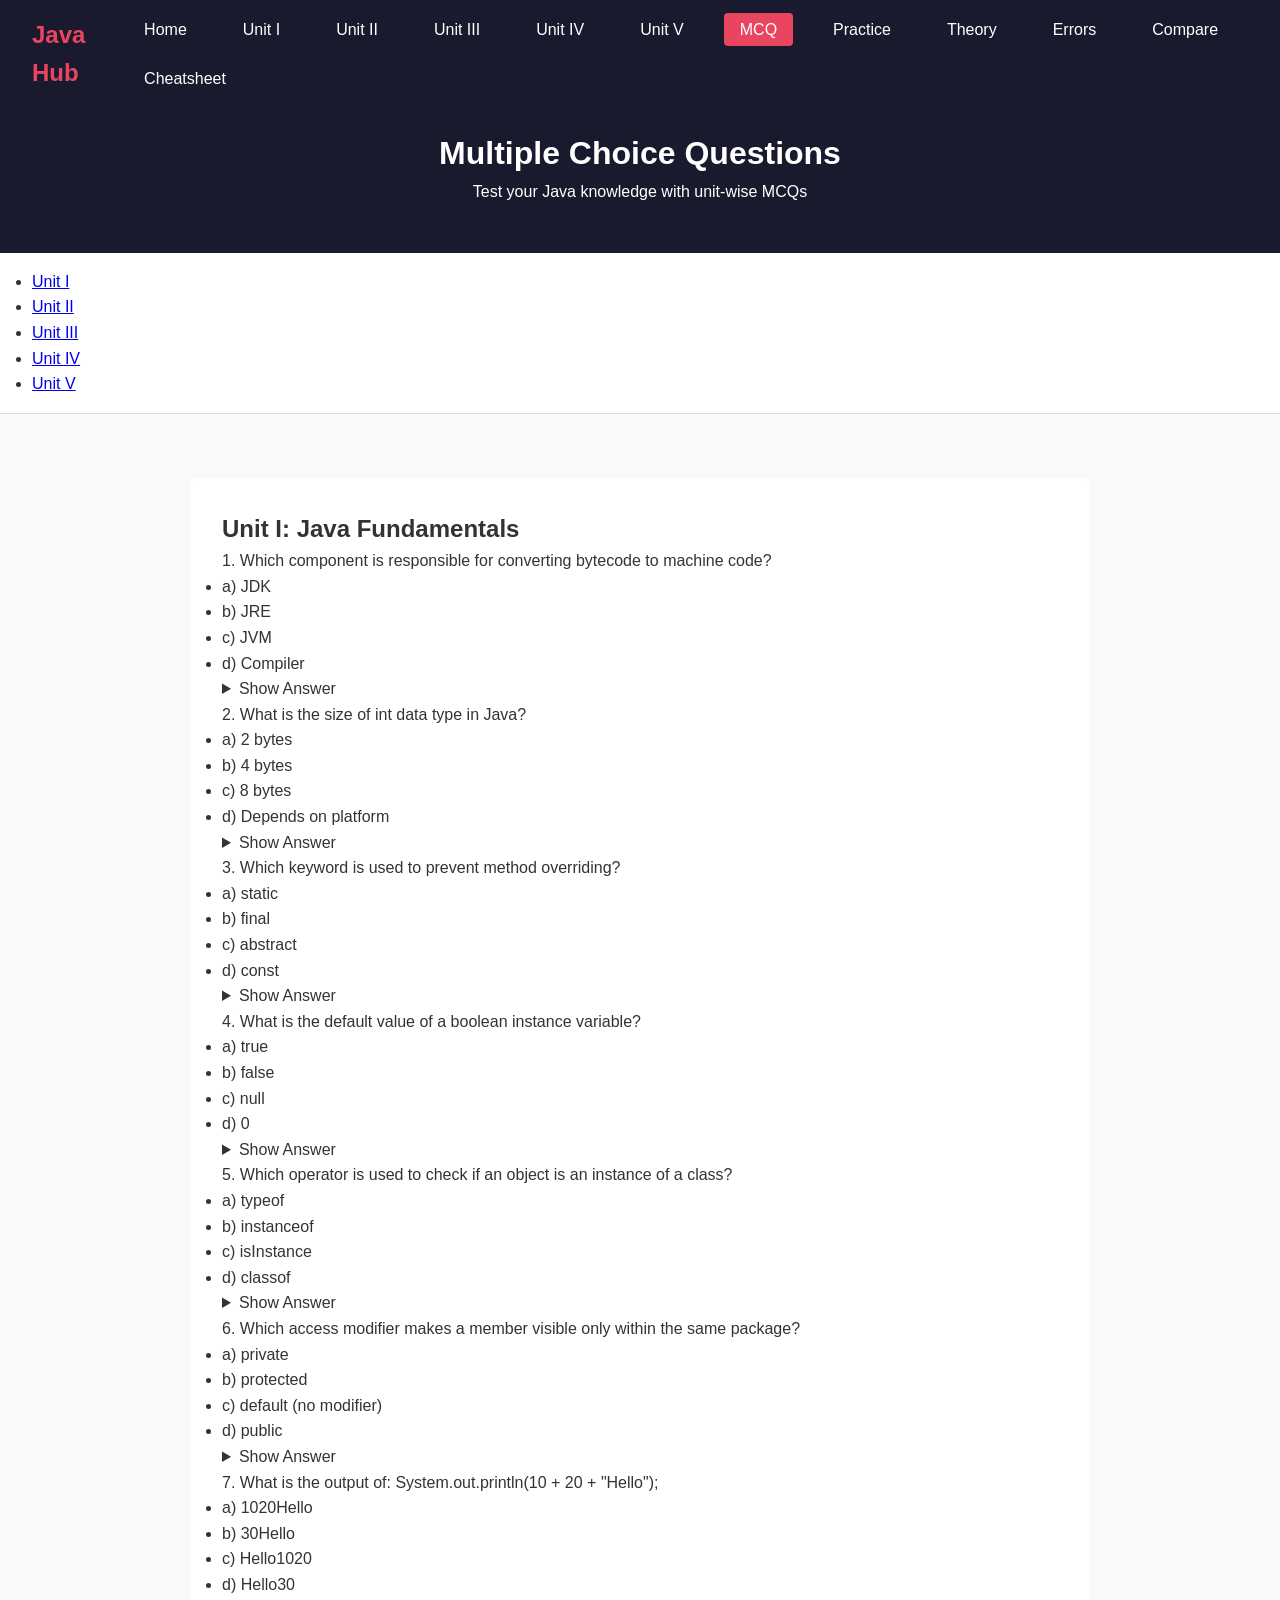
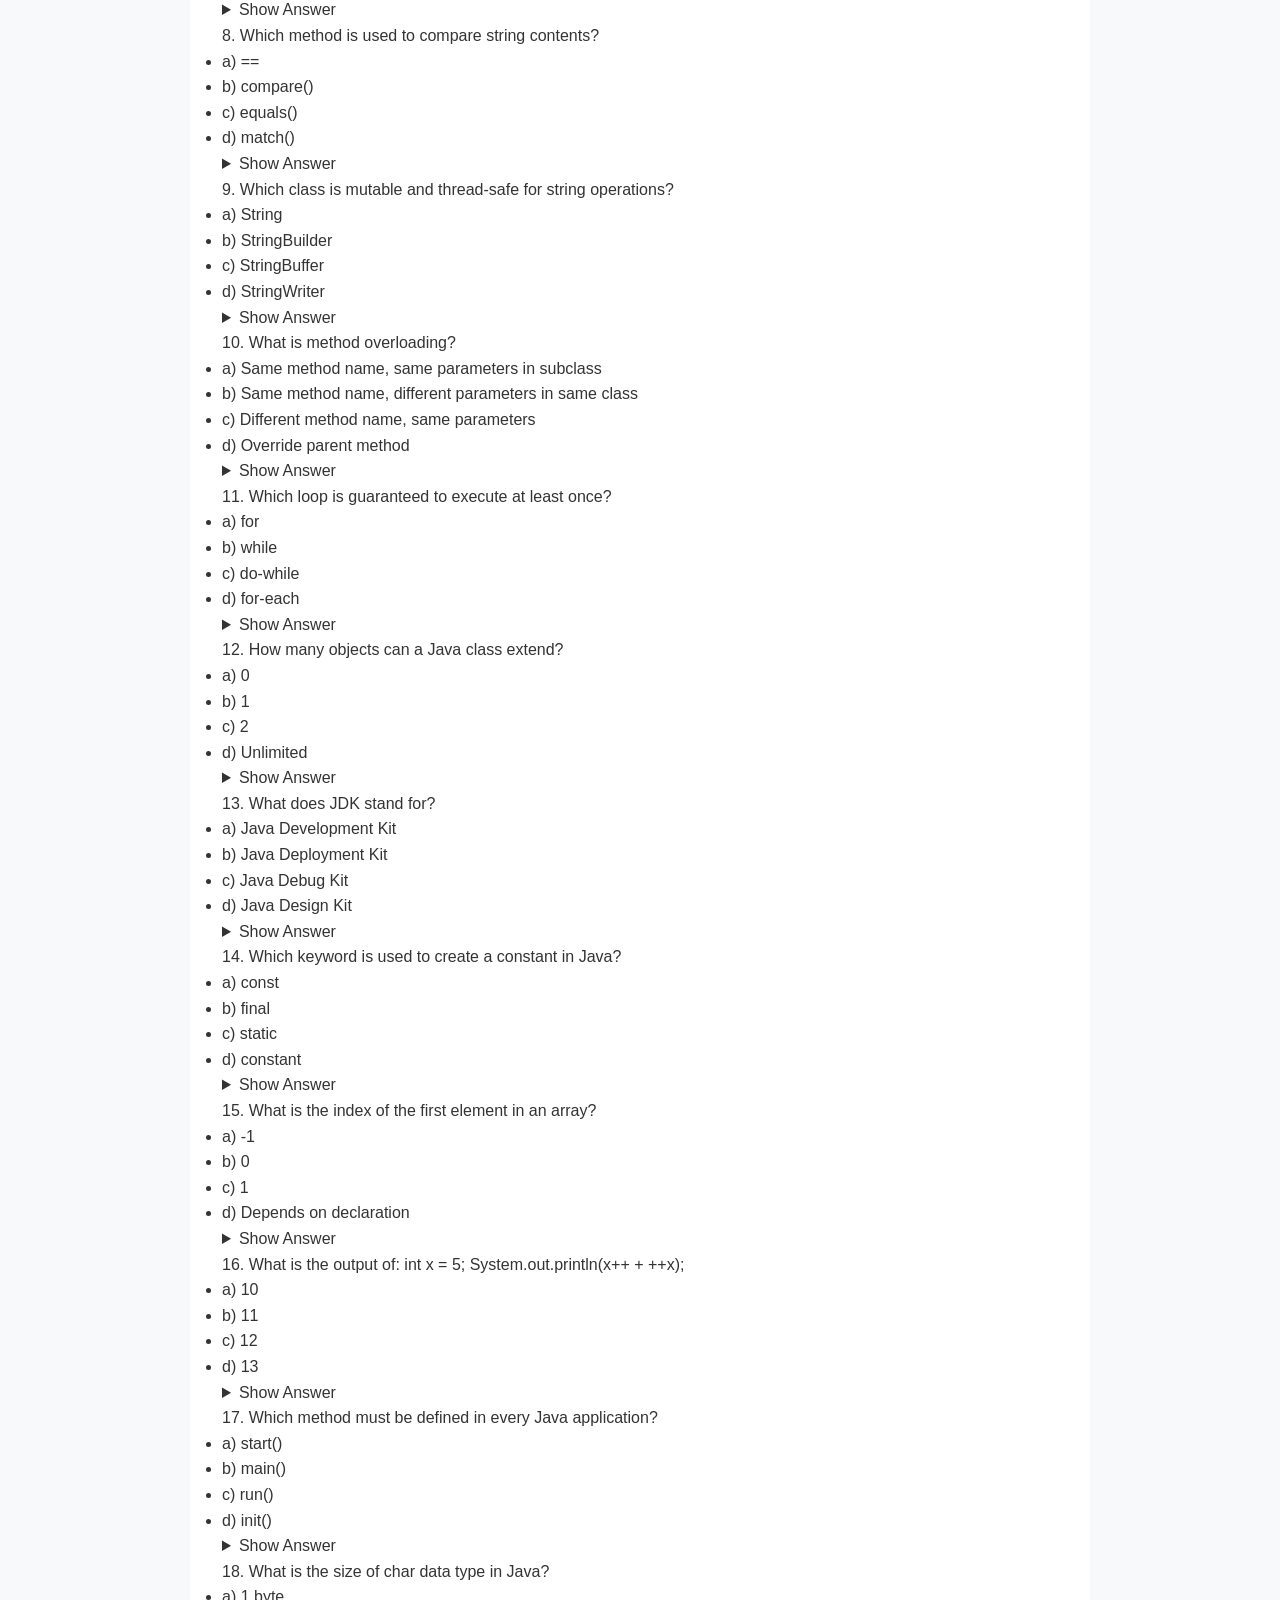
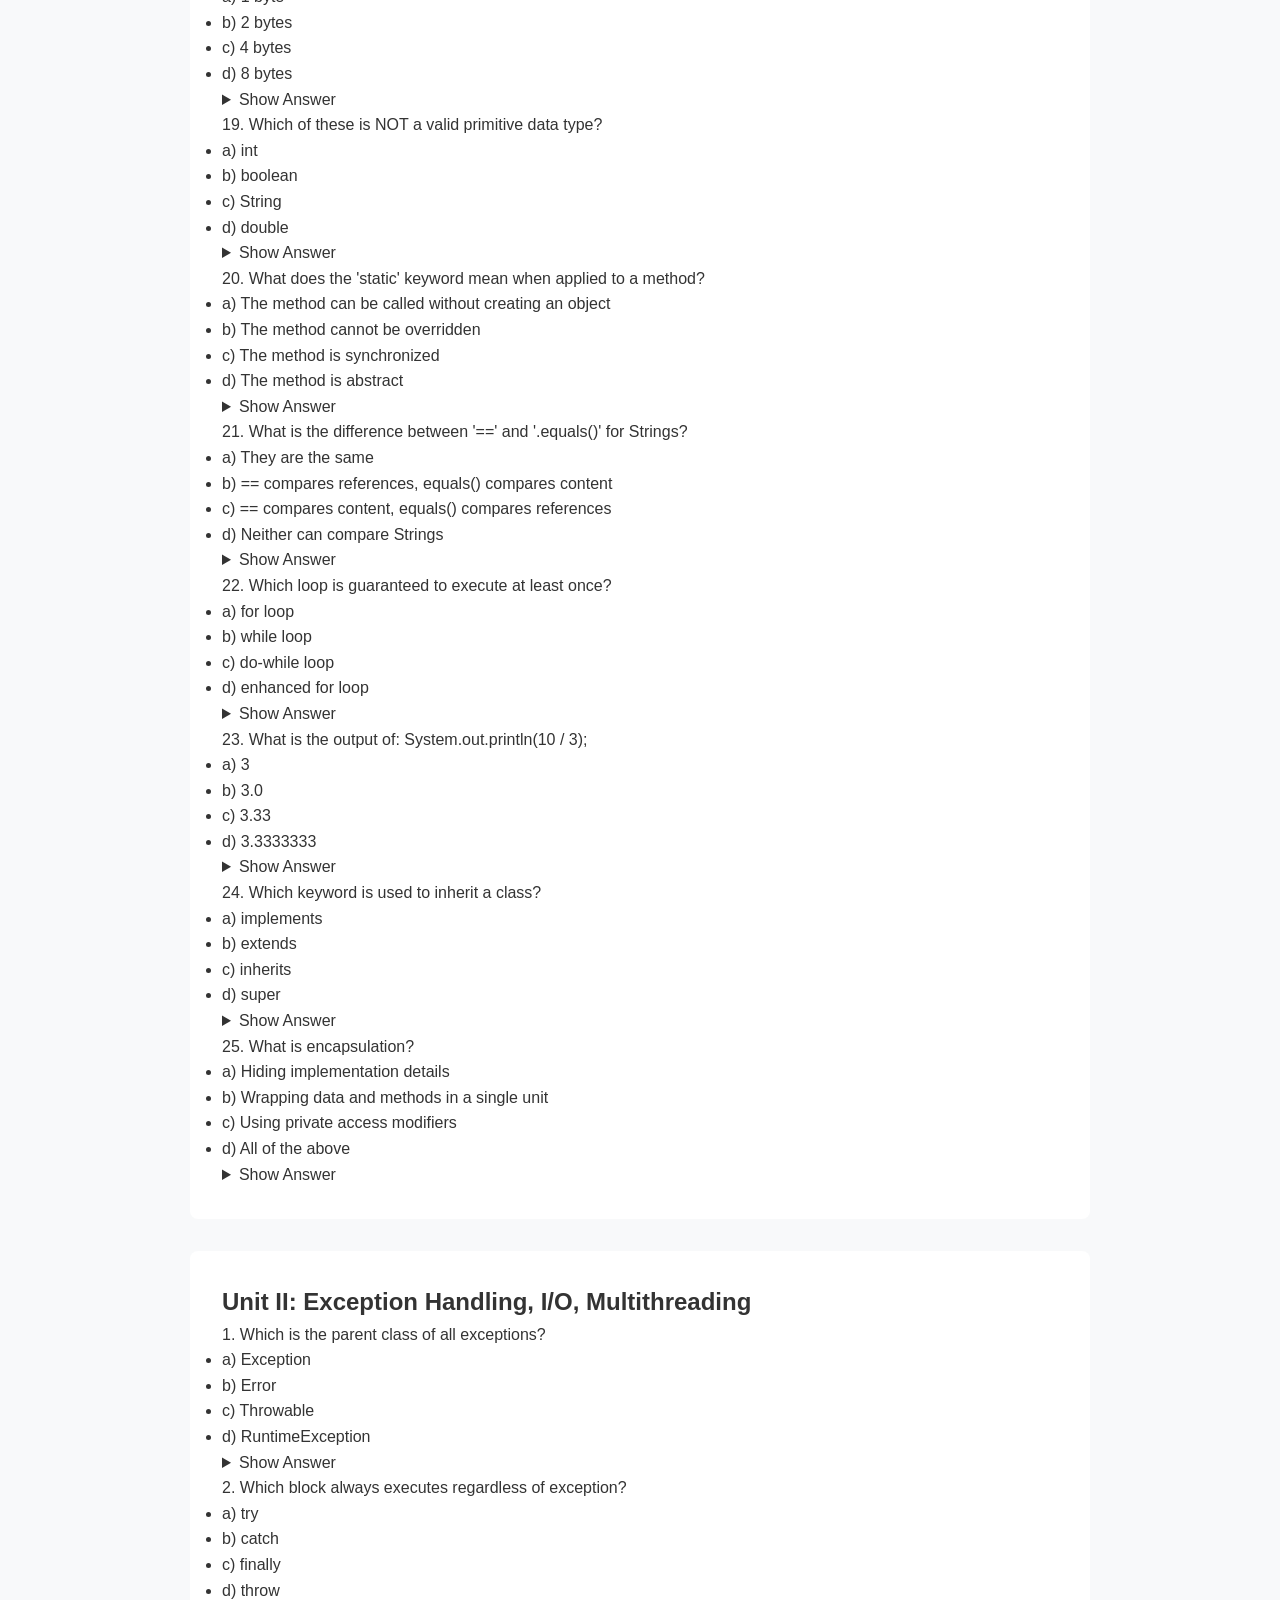
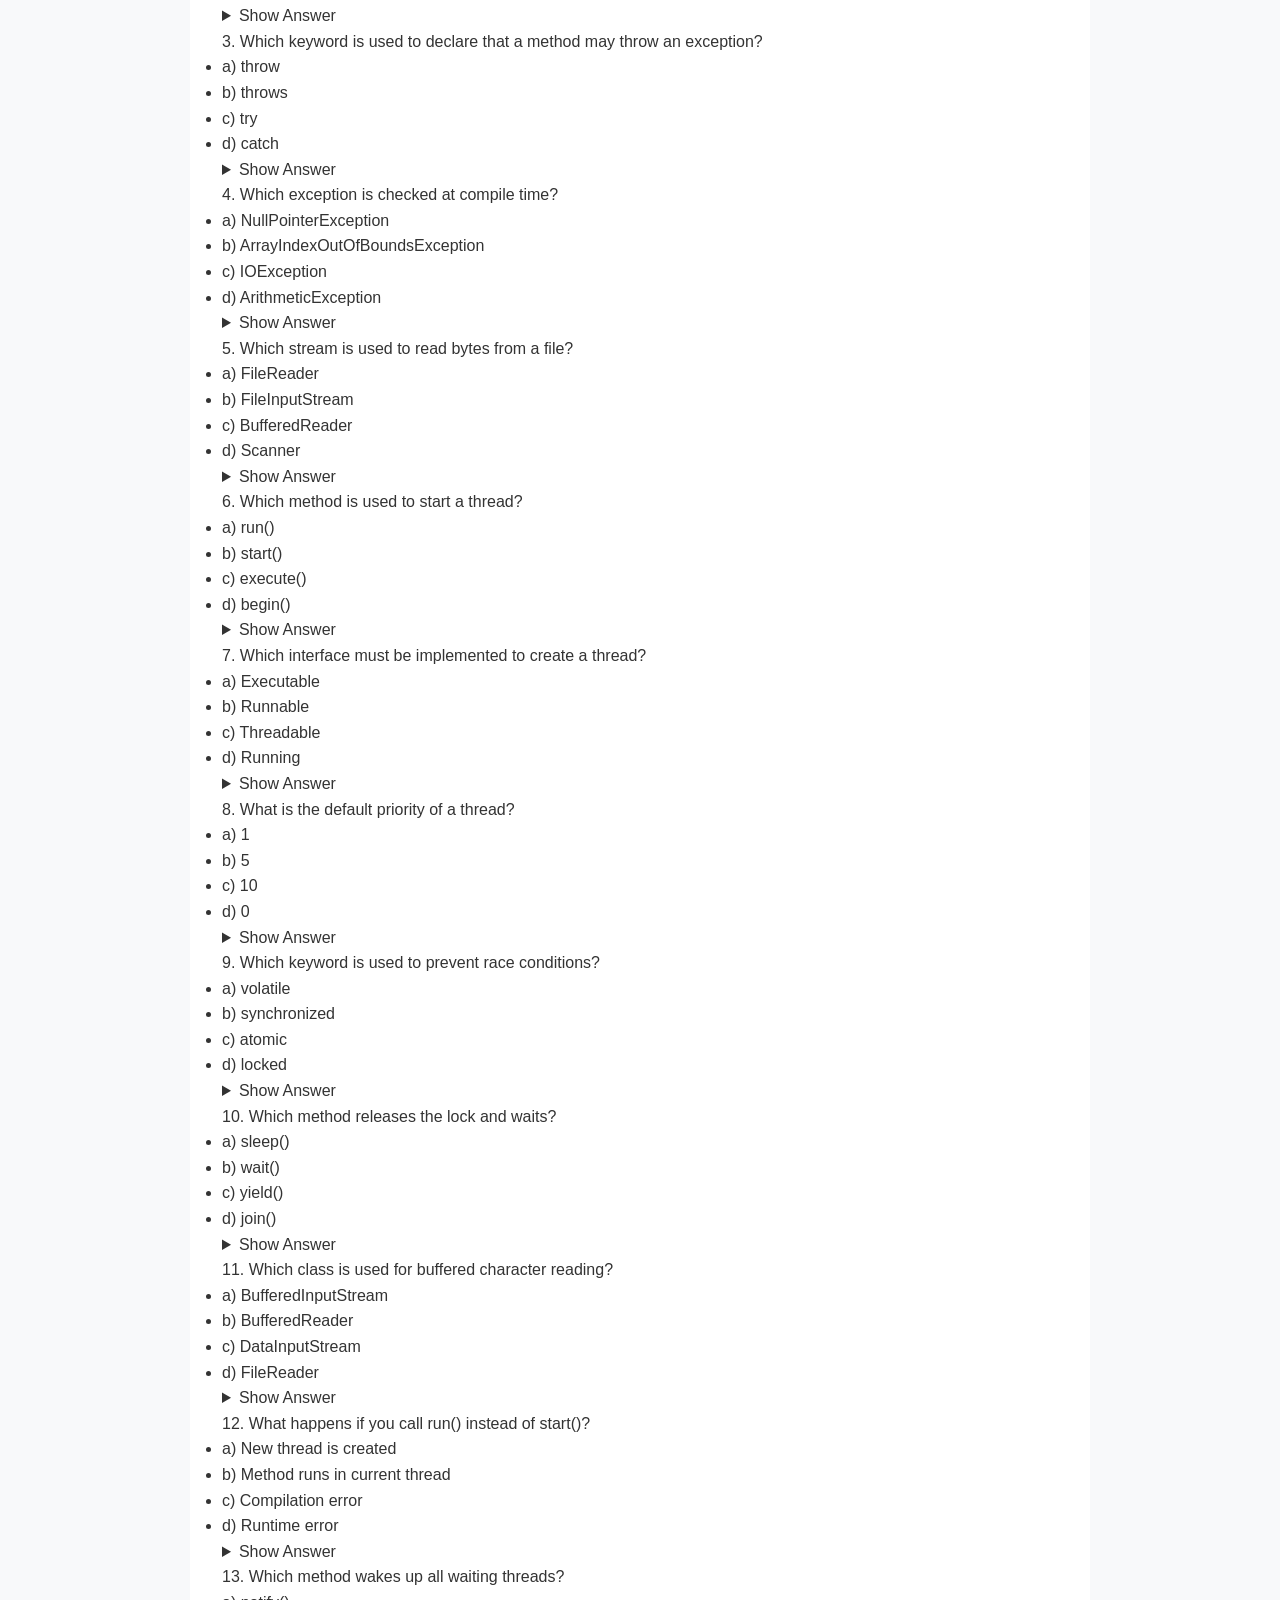
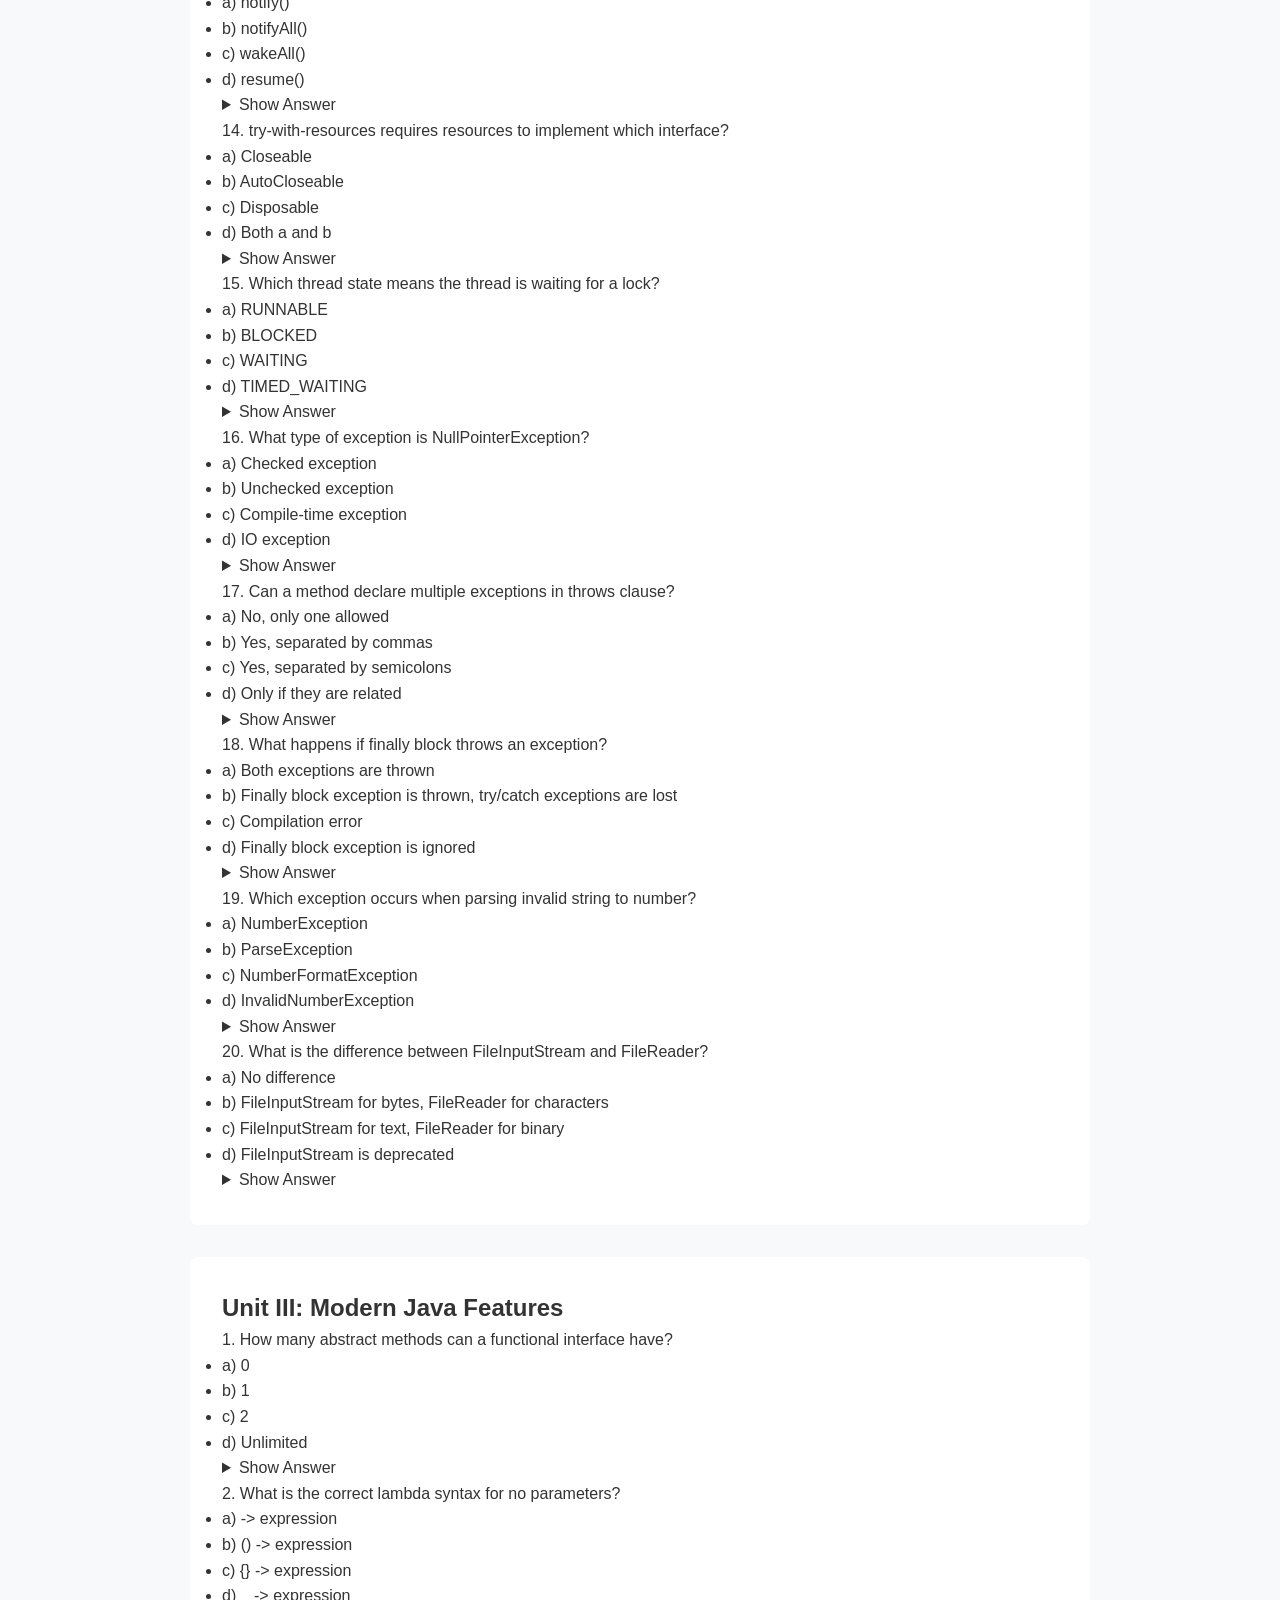
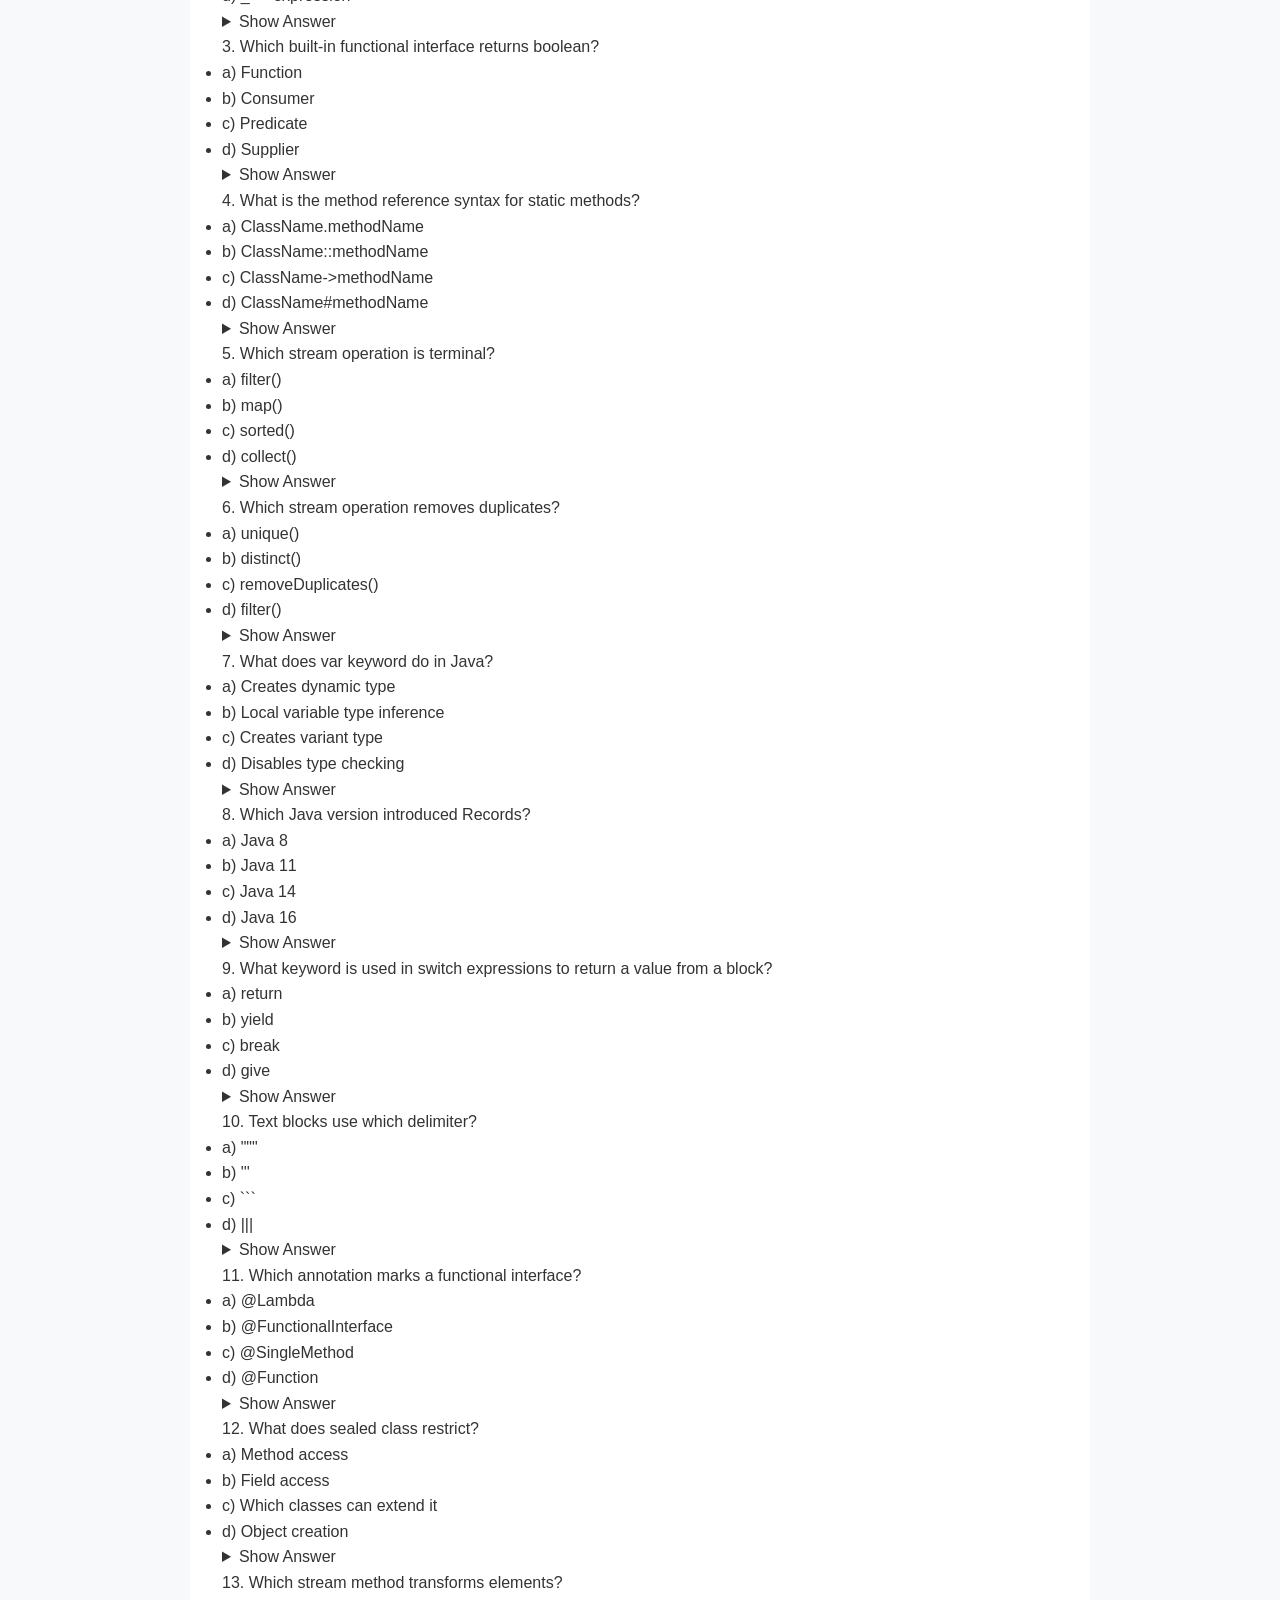
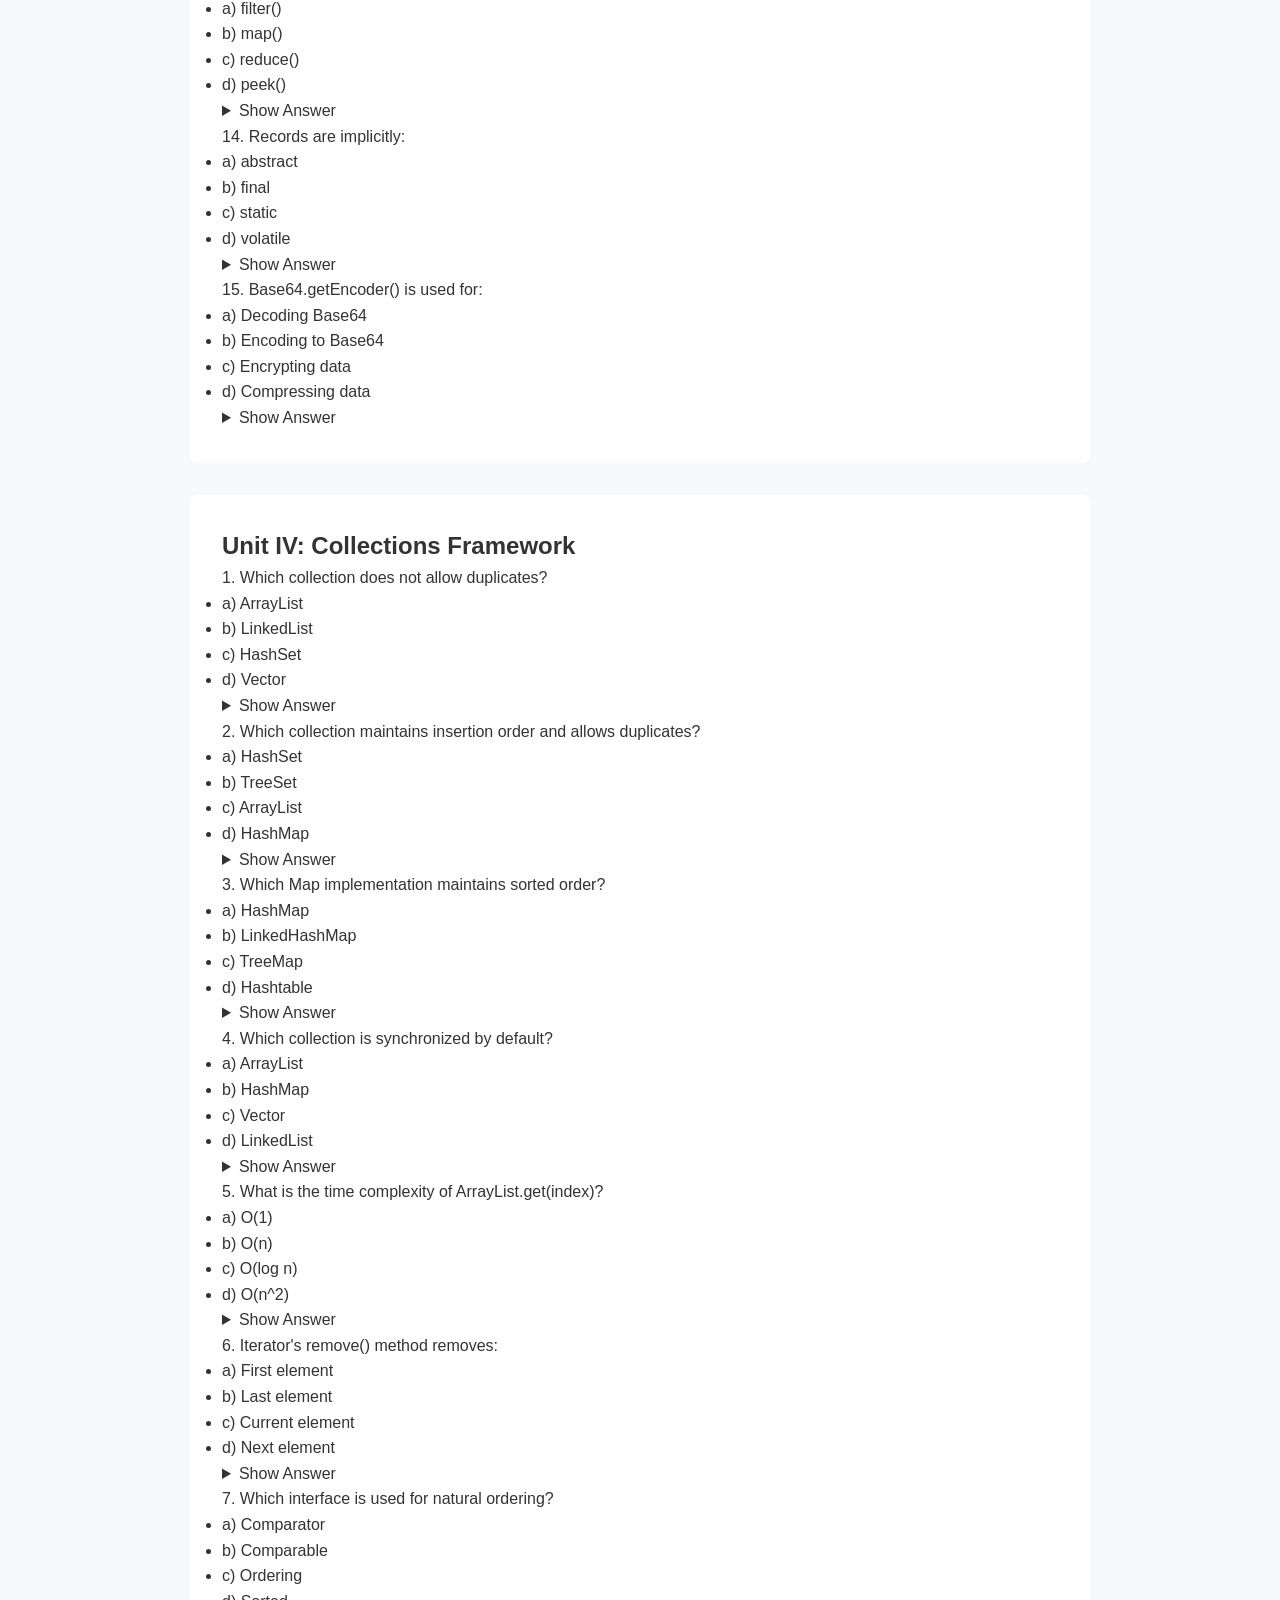
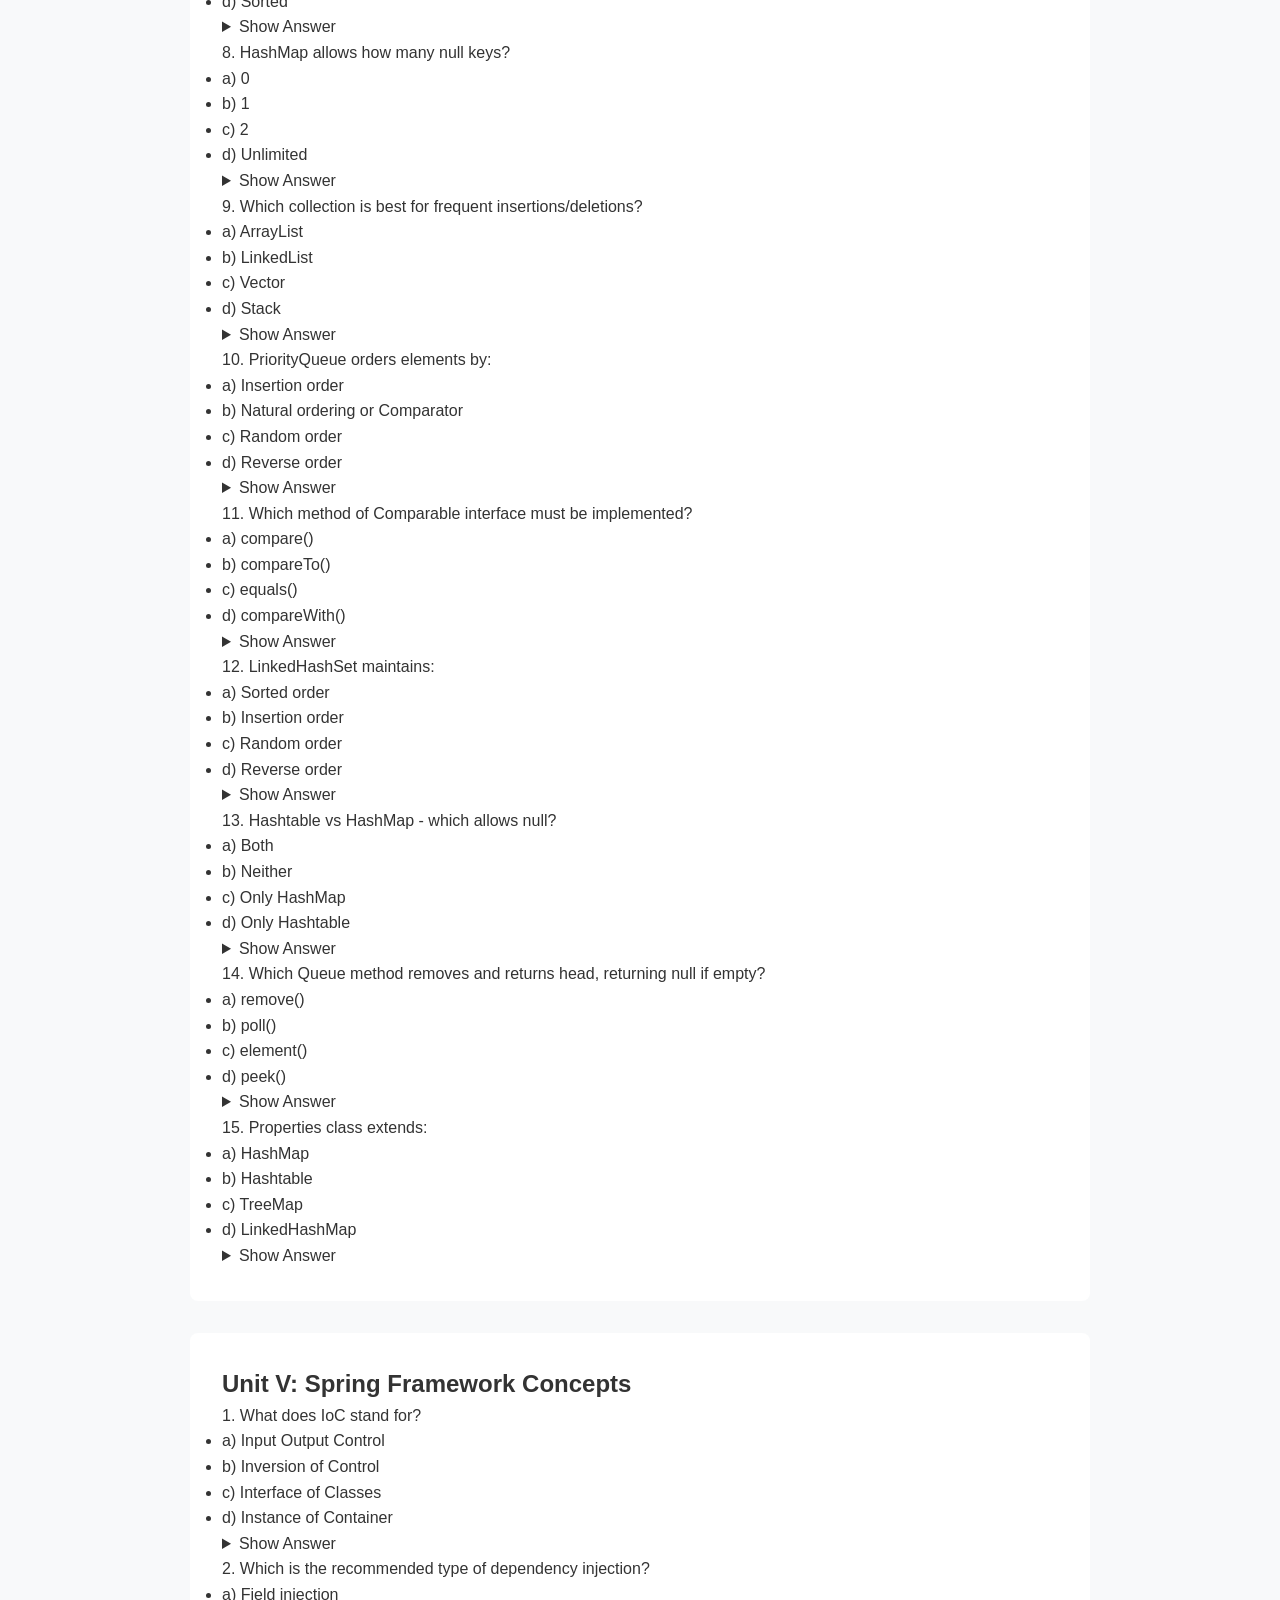
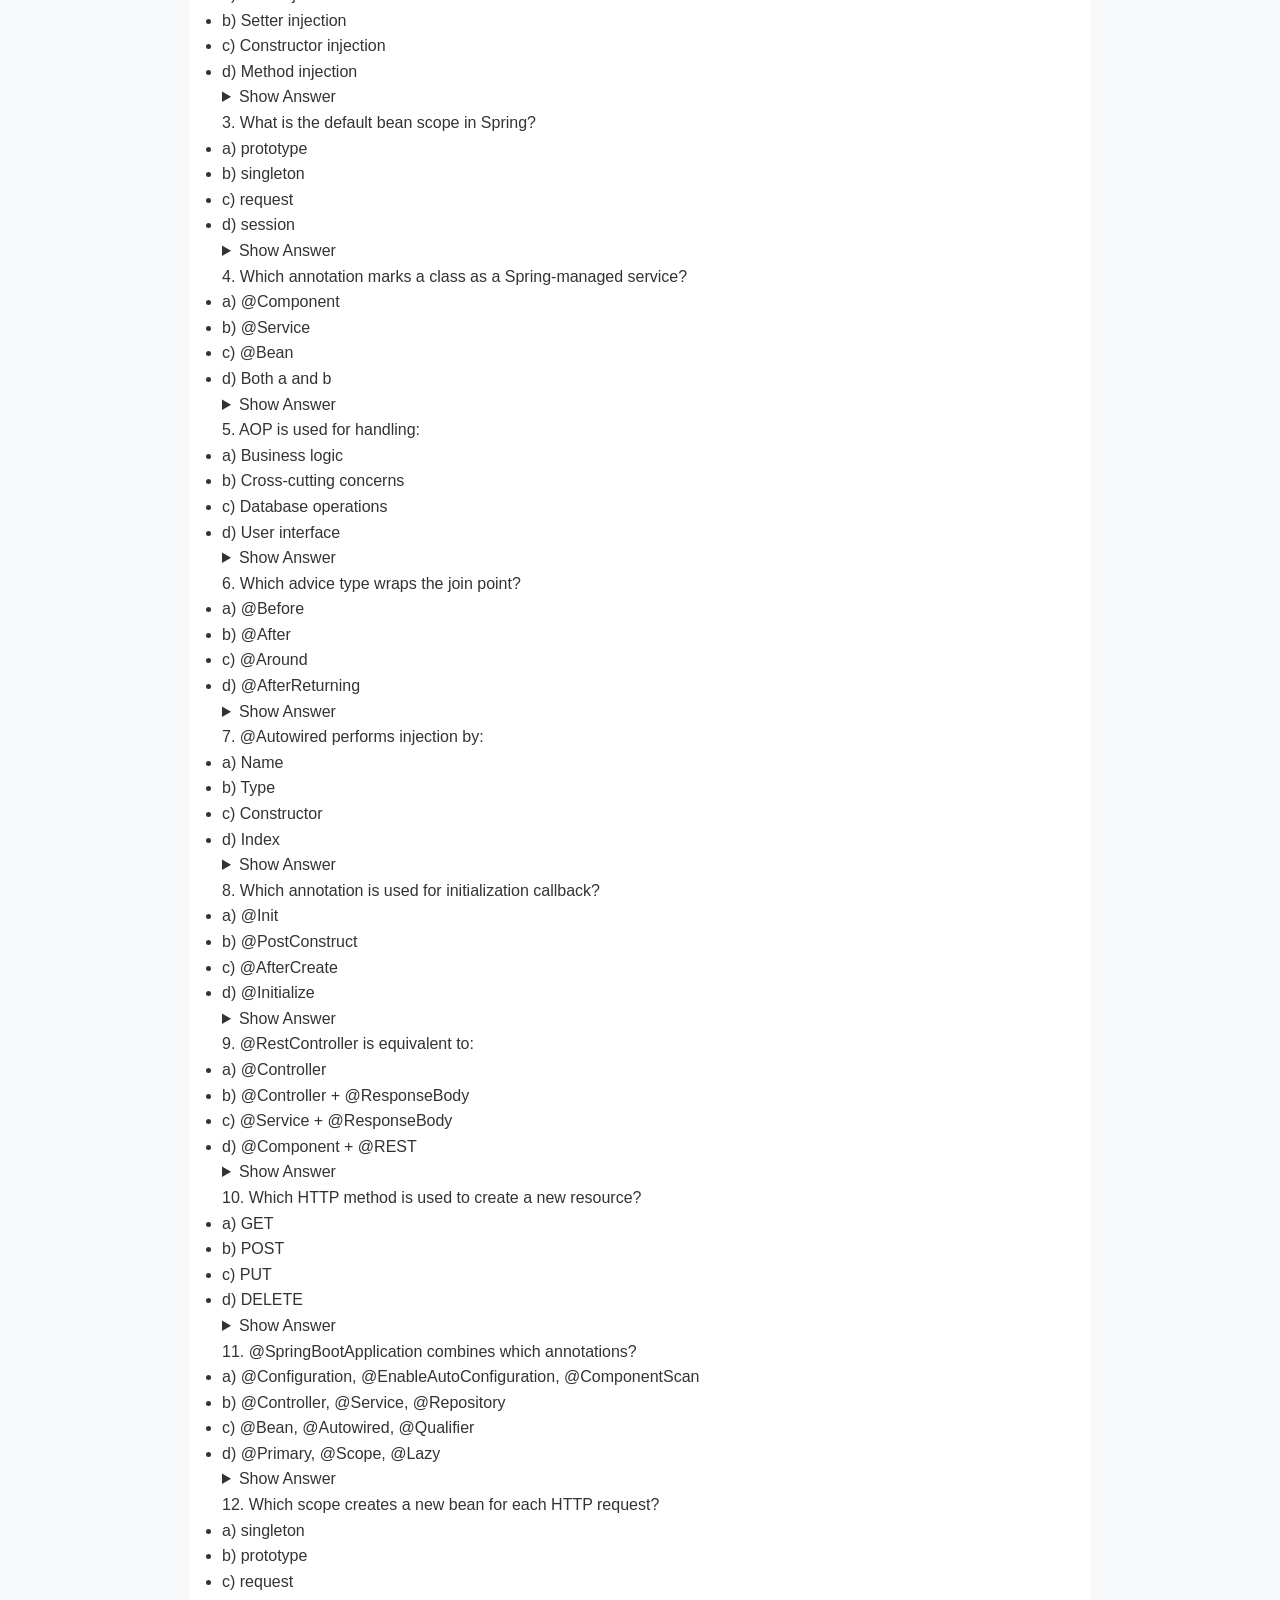
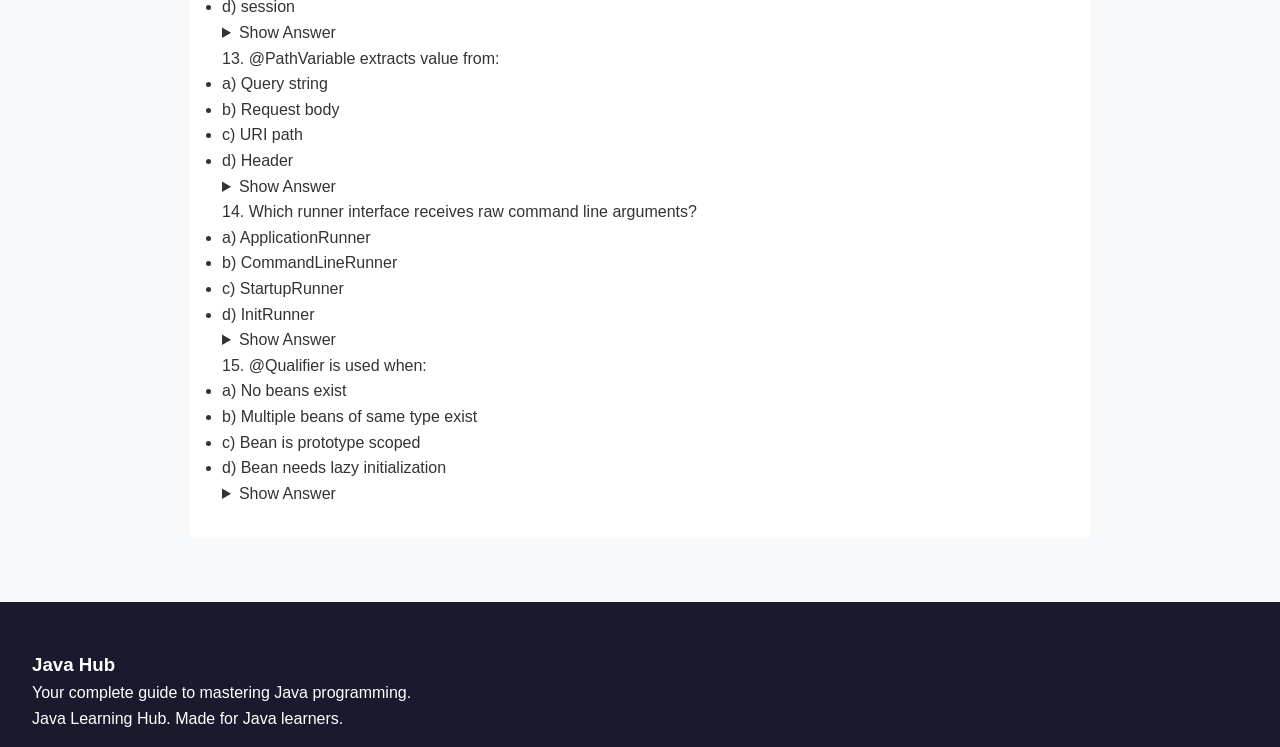
<file: mcq.html>
<!DOCTYPE html>
<html lang="en">
<head>
    <meta charset="UTF-8">
    <meta name="viewport" content="width=device-width, initial-scale=1.0">
    <title>MCQ Practice - Java Learning Hub</title>
    <link rel="stylesheet" href="styles.css">
</head>
<body>
    <nav class="navbar">
        <div class="nav-brand"><a href="index.html">Java Hub</a></div>
        <ul class="nav-links">
            <li><a href="index.html">Home</a></li>
            <li><a href="unit1.html">Unit I</a></li>
            <li><a href="unit2.html">Unit II</a></li>
            <li><a href="unit3.html">Unit III</a></li>
            <li><a href="unit4.html">Unit IV</a></li>
            <li><a href="unit5.html">Unit V</a></li>
            <li><a href="mcq.html" class="active">MCQ</a></li>
            <li><a href="practice.html">Practice</a></li>
            <li><a href="theory.html">Theory</a></li>
            <li><a href="errors.html">Errors</a></li>
            <li><a href="comparison.html">Compare</a></li>
            <li><a href="cheatsheet.html">Cheatsheet</a></li>
        </ul>
    </nav>

    <header class="unit-header">
        <h1>Multiple Choice Questions</h1>
        <p>Test your Java knowledge with unit-wise MCQs</p>
    </header>

    <nav class="topics-nav">
        <ul>
            <li><a href="#unit1">Unit I</a></li>
            <li><a href="#unit2">Unit II</a></li>
            <li><a href="#unit3">Unit III</a></li>
            <li><a href="#unit4">Unit IV</a></li>
            <li><a href="#unit5">Unit V</a></li>
        </ul>
    </nav>

    <main class="container">
        <!-- Unit I MCQs -->
        <section id="unit1" class="content-section">
            <h2>Unit I: Java Fundamentals</h2>

            <div class="mcq-item">
                <p class="mcq-question">1. Which component is responsible for converting bytecode to machine code?</p>
                <ul class="mcq-options">
                    <li>a) JDK</li>
                    <li>b) JRE</li>
                    <li>c) JVM</li>
                    <li>d) Compiler</li>
                </ul>
                <details class="mcq-answer"><summary>Show Answer</summary><p>c) JVM - The Java Virtual Machine interprets/compiles bytecode to machine code at runtime.</p></details>
            </div>

            <div class="mcq-item">
                <p class="mcq-question">2. What is the size of int data type in Java?</p>
                <ul class="mcq-options">
                    <li>a) 2 bytes</li>
                    <li>b) 4 bytes</li>
                    <li>c) 8 bytes</li>
                    <li>d) Depends on platform</li>
                </ul>
                <details class="mcq-answer"><summary>Show Answer</summary><p>b) 4 bytes - int is always 32 bits (4 bytes) in Java regardless of platform.</p></details>
            </div>

            <div class="mcq-item">
                <p class="mcq-question">3. Which keyword is used to prevent method overriding?</p>
                <ul class="mcq-options">
                    <li>a) static</li>
                    <li>b) final</li>
                    <li>c) abstract</li>
                    <li>d) const</li>
                </ul>
                <details class="mcq-answer"><summary>Show Answer</summary><p>b) final - A final method cannot be overridden in subclasses.</p></details>
            </div>

            <div class="mcq-item">
                <p class="mcq-question">4. What is the default value of a boolean instance variable?</p>
                <ul class="mcq-options">
                    <li>a) true</li>
                    <li>b) false</li>
                    <li>c) null</li>
                    <li>d) 0</li>
                </ul>
                <details class="mcq-answer"><summary>Show Answer</summary><p>b) false - Boolean instance variables default to false.</p></details>
            </div>

            <div class="mcq-item">
                <p class="mcq-question">5. Which operator is used to check if an object is an instance of a class?</p>
                <ul class="mcq-options">
                    <li>a) typeof</li>
                    <li>b) instanceof</li>
                    <li>c) isInstance</li>
                    <li>d) classof</li>
                </ul>
                <details class="mcq-answer"><summary>Show Answer</summary><p>b) instanceof - The instanceof operator checks object type at runtime.</p></details>
            </div>

            <div class="mcq-item">
                <p class="mcq-question">6. Which access modifier makes a member visible only within the same package?</p>
                <ul class="mcq-options">
                    <li>a) private</li>
                    <li>b) protected</li>
                    <li>c) default (no modifier)</li>
                    <li>d) public</li>
                </ul>
                <details class="mcq-answer"><summary>Show Answer</summary><p>c) default - Package-private access when no modifier is specified.</p></details>
            </div>

            <div class="mcq-item">
                <p class="mcq-question">7. What is the output of: System.out.println(10 + 20 + "Hello");</p>
                <ul class="mcq-options">
                    <li>a) 1020Hello</li>
                    <li>b) 30Hello</li>
                    <li>c) Hello1020</li>
                    <li>d) Hello30</li>
                </ul>
                <details class="mcq-answer"><summary>Show Answer</summary><p>b) 30Hello - Left to right: 10+20=30, then 30+"Hello"="30Hello".</p></details>
            </div>

            <div class="mcq-item">
                <p class="mcq-question">8. Which method is used to compare string contents?</p>
                <ul class="mcq-options">
                    <li>a) ==</li>
                    <li>b) compare()</li>
                    <li>c) equals()</li>
                    <li>d) match()</li>
                </ul>
                <details class="mcq-answer"><summary>Show Answer</summary><p>c) equals() - The equals() method compares string content; == compares references.</p></details>
            </div>

            <div class="mcq-item">
                <p class="mcq-question">9. Which class is mutable and thread-safe for string operations?</p>
                <ul class="mcq-options">
                    <li>a) String</li>
                    <li>b) StringBuilder</li>
                    <li>c) StringBuffer</li>
                    <li>d) StringWriter</li>
                </ul>
                <details class="mcq-answer"><summary>Show Answer</summary><p>c) StringBuffer - StringBuffer is mutable and synchronized (thread-safe).</p></details>
            </div>

            <div class="mcq-item">
                <p class="mcq-question">10. What is method overloading?</p>
                <ul class="mcq-options">
                    <li>a) Same method name, same parameters in subclass</li>
                    <li>b) Same method name, different parameters in same class</li>
                    <li>c) Different method name, same parameters</li>
                    <li>d) Override parent method</li>
                </ul>
                <details class="mcq-answer"><summary>Show Answer</summary><p>b) Same method name, different parameters in same class - Compile-time polymorphism.</p></details>
            </div>

            <div class="mcq-item">
                <p class="mcq-question">11. Which loop is guaranteed to execute at least once?</p>
                <ul class="mcq-options">
                    <li>a) for</li>
                    <li>b) while</li>
                    <li>c) do-while</li>
                    <li>d) for-each</li>
                </ul>
                <details class="mcq-answer"><summary>Show Answer</summary><p>c) do-while - Condition is checked after the loop body executes.</p></details>
            </div>

            <div class="mcq-item">
                <p class="mcq-question">12. How many objects can a Java class extend?</p>
                <ul class="mcq-options">
                    <li>a) 0</li>
                    <li>b) 1</li>
                    <li>c) 2</li>
                    <li>d) Unlimited</li>
                </ul>
                <details class="mcq-answer"><summary>Show Answer</summary><p>b) 1 - Java supports single inheritance for classes.</p></details>
            </div>

            <div class="mcq-item">
                <p class="mcq-question">13. What does JDK stand for?</p>
                <ul class="mcq-options">
                    <li>a) Java Development Kit</li>
                    <li>b) Java Deployment Kit</li>
                    <li>c) Java Debug Kit</li>
                    <li>d) Java Design Kit</li>
                </ul>
                <details class="mcq-answer"><summary>Show Answer</summary><p>a) Java Development Kit - Contains JRE + development tools (compiler, debugger).</p></details>
            </div>

            <div class="mcq-item">
                <p class="mcq-question">14. Which keyword is used to create a constant in Java?</p>
                <ul class="mcq-options">
                    <li>a) const</li>
                    <li>b) final</li>
                    <li>c) static</li>
                    <li>d) constant</li>
                </ul>
                <details class="mcq-answer"><summary>Show Answer</summary><p>b) final - final variables cannot be reassigned. const is reserved but not used.</p></details>
            </div>

            <div class="mcq-item">
                <p class="mcq-question">15. What is the index of the first element in an array?</p>
                <ul class="mcq-options">
                    <li>a) -1</li>
                    <li>b) 0</li>
                    <li>c) 1</li>
                    <li>d) Depends on declaration</li>
                </ul>
                <details class="mcq-answer"><summary>Show Answer</summary><p>b) 0 - Java arrays are zero-indexed.</p></details>
            </div>

            <div class="mcq-item">
                <p class="mcq-question">16. What is the output of: int x = 5; System.out.println(x++ + ++x);</p>
                <ul class="mcq-options">
                    <li>a) 10</li>
                    <li>b) 11</li>
                    <li>c) 12</li>
                    <li>d) 13</li>
                </ul>
                <details class="mcq-answer"><summary>Show Answer</summary><p>c) 12 - x++ returns 5 (then x=6), ++x returns 7 (x=7). 5+7=12.</p></details>
            </div>

            <div class="mcq-item">
                <p class="mcq-question">17. Which method must be defined in every Java application?</p>
                <ul class="mcq-options">
                    <li>a) start()</li>
                    <li>b) main()</li>
                    <li>c) run()</li>
                    <li>d) init()</li>
                </ul>
                <details class="mcq-answer"><summary>Show Answer</summary><p>b) main() - public static void main(String[] args) is the entry point.</p></details>
            </div>

            <div class="mcq-item">
                <p class="mcq-question">18. What is the size of char data type in Java?</p>
                <ul class="mcq-options">
                    <li>a) 1 byte</li>
                    <li>b) 2 bytes</li>
                    <li>c) 4 bytes</li>
                    <li>d) 8 bytes</li>
                </ul>
                <details class="mcq-answer"><summary>Show Answer</summary><p>b) 2 bytes - char uses Unicode and is 16 bits (2 bytes).</p></details>
            </div>

            <div class="mcq-item">
                <p class="mcq-question">19. Which of these is NOT a valid primitive data type?</p>
                <ul class="mcq-options">
                    <li>a) int</li>
                    <li>b) boolean</li>
                    <li>c) String</li>
                    <li>d) double</li>
                </ul>
                <details class="mcq-answer"><summary>Show Answer</summary><p>c) String - String is a class (reference type), not a primitive.</p></details>
            </div>

            <div class="mcq-item">
                <p class="mcq-question">20. What does the 'static' keyword mean when applied to a method?</p>
                <ul class="mcq-options">
                    <li>a) The method can be called without creating an object</li>
                    <li>b) The method cannot be overridden</li>
                    <li>c) The method is synchronized</li>
                    <li>d) The method is abstract</li>
                </ul>
                <details class="mcq-answer"><summary>Show Answer</summary><p>a) The method can be called without creating an object - Static methods belong to the class, not instances.</p></details>
            </div>

            <div class="mcq-item">
                <p class="mcq-question">21. What is the difference between '==' and '.equals()' for Strings?</p>
                <ul class="mcq-options">
                    <li>a) They are the same</li>
                    <li>b) == compares references, equals() compares content</li>
                    <li>c) == compares content, equals() compares references</li>
                    <li>d) Neither can compare Strings</li>
                </ul>
                <details class="mcq-answer"><summary>Show Answer</summary><p>b) == compares references, equals() compares content - Always use equals() for string comparison.</p></details>
            </div>

            <div class="mcq-item">
                <p class="mcq-question">22. Which loop is guaranteed to execute at least once?</p>
                <ul class="mcq-options">
                    <li>a) for loop</li>
                    <li>b) while loop</li>
                    <li>c) do-while loop</li>
                    <li>d) enhanced for loop</li>
                </ul>
                <details class="mcq-answer"><summary>Show Answer</summary><p>c) do-while loop - Checks condition after execution, so runs at least once.</p></details>
            </div>

            <div class="mcq-item">
                <p class="mcq-question">23. What is the output of: System.out.println(10 / 3);</p>
                <ul class="mcq-options">
                    <li>a) 3</li>
                    <li>b) 3.0</li>
                    <li>c) 3.33</li>
                    <li>d) 3.3333333</li>
                </ul>
                <details class="mcq-answer"><summary>Show Answer</summary><p>a) 3 - Integer division truncates the decimal part.</p></details>
            </div>

            <div class="mcq-item">
                <p class="mcq-question">24. Which keyword is used to inherit a class?</p>
                <ul class="mcq-options">
                    <li>a) implements</li>
                    <li>b) extends</li>
                    <li>c) inherits</li>
                    <li>d) super</li>
                </ul>
                <details class="mcq-answer"><summary>Show Answer</summary><p>b) extends - Used for class inheritance (implements is for interfaces).</p></details>
            </div>

            <div class="mcq-item">
                <p class="mcq-question">25. What is encapsulation?</p>
                <ul class="mcq-options">
                    <li>a) Hiding implementation details</li>
                    <li>b) Wrapping data and methods in a single unit</li>
                    <li>c) Using private access modifiers</li>
                    <li>d) All of the above</li>
                </ul>
                <details class="mcq-answer"><summary>Show Answer</summary><p>d) All of the above - Encapsulation involves bundling data with methods and restricting direct access.</p></details>
            </div>
        </section>

        <!-- Unit II MCQs -->
        <section id="unit2" class="content-section">
            <h2>Unit II: Exception Handling, I/O, Multithreading</h2>

            <div class="mcq-item">
                <p class="mcq-question">1. Which is the parent class of all exceptions?</p>
                <ul class="mcq-options">
                    <li>a) Exception</li>
                    <li>b) Error</li>
                    <li>c) Throwable</li>
                    <li>d) RuntimeException</li>
                </ul>
                <details class="mcq-answer"><summary>Show Answer</summary><p>c) Throwable - Both Exception and Error extend Throwable.</p></details>
            </div>

            <div class="mcq-item">
                <p class="mcq-question">2. Which block always executes regardless of exception?</p>
                <ul class="mcq-options">
                    <li>a) try</li>
                    <li>b) catch</li>
                    <li>c) finally</li>
                    <li>d) throw</li>
                </ul>
                <details class="mcq-answer"><summary>Show Answer</summary><p>c) finally - Executes even if exception occurs (except System.exit()).</p></details>
            </div>

            <div class="mcq-item">
                <p class="mcq-question">3. Which keyword is used to declare that a method may throw an exception?</p>
                <ul class="mcq-options">
                    <li>a) throw</li>
                    <li>b) throws</li>
                    <li>c) try</li>
                    <li>d) catch</li>
                </ul>
                <details class="mcq-answer"><summary>Show Answer</summary><p>b) throws - Used in method signature; throw is used to actually throw an exception.</p></details>
            </div>

            <div class="mcq-item">
                <p class="mcq-question">4. Which exception is checked at compile time?</p>
                <ul class="mcq-options">
                    <li>a) NullPointerException</li>
                    <li>b) ArrayIndexOutOfBoundsException</li>
                    <li>c) IOException</li>
                    <li>d) ArithmeticException</li>
                </ul>
                <details class="mcq-answer"><summary>Show Answer</summary><p>c) IOException - Checked exceptions must be handled or declared.</p></details>
            </div>

            <div class="mcq-item">
                <p class="mcq-question">5. Which stream is used to read bytes from a file?</p>
                <ul class="mcq-options">
                    <li>a) FileReader</li>
                    <li>b) FileInputStream</li>
                    <li>c) BufferedReader</li>
                    <li>d) Scanner</li>
                </ul>
                <details class="mcq-answer"><summary>Show Answer</summary><p>b) FileInputStream - Byte stream for reading files; FileReader is for characters.</p></details>
            </div>

            <div class="mcq-item">
                <p class="mcq-question">6. Which method is used to start a thread?</p>
                <ul class="mcq-options">
                    <li>a) run()</li>
                    <li>b) start()</li>
                    <li>c) execute()</li>
                    <li>d) begin()</li>
                </ul>
                <details class="mcq-answer"><summary>Show Answer</summary><p>b) start() - Calling run() directly doesn't create a new thread.</p></details>
            </div>

            <div class="mcq-item">
                <p class="mcq-question">7. Which interface must be implemented to create a thread?</p>
                <ul class="mcq-options">
                    <li>a) Executable</li>
                    <li>b) Runnable</li>
                    <li>c) Threadable</li>
                    <li>d) Running</li>
                </ul>
                <details class="mcq-answer"><summary>Show Answer</summary><p>b) Runnable - Contains single run() method; alternative to extending Thread.</p></details>
            </div>

            <div class="mcq-item">
                <p class="mcq-question">8. What is the default priority of a thread?</p>
                <ul class="mcq-options">
                    <li>a) 1</li>
                    <li>b) 5</li>
                    <li>c) 10</li>
                    <li>d) 0</li>
                </ul>
                <details class="mcq-answer"><summary>Show Answer</summary><p>b) 5 - Thread.NORM_PRIORITY = 5 (range is 1-10).</p></details>
            </div>

            <div class="mcq-item">
                <p class="mcq-question">9. Which keyword is used to prevent race conditions?</p>
                <ul class="mcq-options">
                    <li>a) volatile</li>
                    <li>b) synchronized</li>
                    <li>c) atomic</li>
                    <li>d) locked</li>
                </ul>
                <details class="mcq-answer"><summary>Show Answer</summary><p>b) synchronized - Ensures only one thread accesses critical section at a time.</p></details>
            </div>

            <div class="mcq-item">
                <p class="mcq-question">10. Which method releases the lock and waits?</p>
                <ul class="mcq-options">
                    <li>a) sleep()</li>
                    <li>b) wait()</li>
                    <li>c) yield()</li>
                    <li>d) join()</li>
                </ul>
                <details class="mcq-answer"><summary>Show Answer</summary><p>b) wait() - Releases lock and waits; sleep() doesn't release lock.</p></details>
            </div>

            <div class="mcq-item">
                <p class="mcq-question">11. Which class is used for buffered character reading?</p>
                <ul class="mcq-options">
                    <li>a) BufferedInputStream</li>
                    <li>b) BufferedReader</li>
                    <li>c) DataInputStream</li>
                    <li>d) FileReader</li>
                </ul>
                <details class="mcq-answer"><summary>Show Answer</summary><p>b) BufferedReader - Character stream with buffering; provides readLine().</p></details>
            </div>

            <div class="mcq-item">
                <p class="mcq-question">12. What happens if you call run() instead of start()?</p>
                <ul class="mcq-options">
                    <li>a) New thread is created</li>
                    <li>b) Method runs in current thread</li>
                    <li>c) Compilation error</li>
                    <li>d) Runtime error</li>
                </ul>
                <details class="mcq-answer"><summary>Show Answer</summary><p>b) Method runs in current thread - No new thread is spawned.</p></details>
            </div>

            <div class="mcq-item">
                <p class="mcq-question">13. Which method wakes up all waiting threads?</p>
                <ul class="mcq-options">
                    <li>a) notify()</li>
                    <li>b) notifyAll()</li>
                    <li>c) wakeAll()</li>
                    <li>d) resume()</li>
                </ul>
                <details class="mcq-answer"><summary>Show Answer</summary><p>b) notifyAll() - Wakes all threads; notify() wakes only one.</p></details>
            </div>

            <div class="mcq-item">
                <p class="mcq-question">14. try-with-resources requires resources to implement which interface?</p>
                <ul class="mcq-options">
                    <li>a) Closeable</li>
                    <li>b) AutoCloseable</li>
                    <li>c) Disposable</li>
                    <li>d) Both a and b</li>
                </ul>
                <details class="mcq-answer"><summary>Show Answer</summary><p>d) Both a and b - Closeable extends AutoCloseable; both work.</p></details>
            </div>

            <div class="mcq-item">
                <p class="mcq-question">15. Which thread state means the thread is waiting for a lock?</p>
                <ul class="mcq-options">
                    <li>a) RUNNABLE</li>
                    <li>b) BLOCKED</li>
                    <li>c) WAITING</li>
                    <li>d) TIMED_WAITING</li>
                </ul>
                <details class="mcq-answer"><summary>Show Answer</summary><p>b) BLOCKED - Waiting to acquire a monitor lock.</p></details>
            </div>

            <div class="mcq-item">
                <p class="mcq-question">16. What type of exception is NullPointerException?</p>
                <ul class="mcq-options">
                    <li>a) Checked exception</li>
                    <li>b) Unchecked exception</li>
                    <li>c) Compile-time exception</li>
                    <li>d) IO exception</li>
                </ul>
                <details class="mcq-answer"><summary>Show Answer</summary><p>b) Unchecked exception - Extends RuntimeException.</p></details>
            </div>

            <div class="mcq-item">
                <p class="mcq-question">17. Can a method declare multiple exceptions in throws clause?</p>
                <ul class="mcq-options">
                    <li>a) No, only one allowed</li>
                    <li>b) Yes, separated by commas</li>
                    <li>c) Yes, separated by semicolons</li>
                    <li>d) Only if they are related</li>
                </ul>
                <details class="mcq-answer"><summary>Show Answer</summary><p>b) Yes, separated by commas - public void method() throws IOException, SQLException</p></details>
            </div>

            <div class="mcq-item">
                <p class="mcq-question">18. What happens if finally block throws an exception?</p>
                <ul class="mcq-options">
                    <li>a) Both exceptions are thrown</li>
                    <li>b) Finally block exception is thrown, try/catch exceptions are lost</li>
                    <li>c) Compilation error</li>
                    <li>d) Finally block exception is ignored</li>
                </ul>
                <details class="mcq-answer"><summary>Show Answer</summary><p>b) Finally block exception is thrown, try/catch exceptions are lost - Finally block exception overrides.</p></details>
            </div>

            <div class="mcq-item">
                <p class="mcq-question">19. Which exception occurs when parsing invalid string to number?</p>
                <ul class="mcq-options">
                    <li>a) NumberException</li>
                    <li>b) ParseException</li>
                    <li>c) NumberFormatException</li>
                    <li>d) InvalidNumberException</li>
                </ul>
                <details class="mcq-answer"><summary>Show Answer</summary><p>c) NumberFormatException - When Integer.parseInt("abc") fails.</p></details>
            </div>

            <div class="mcq-item">
                <p class="mcq-question">20. What is the difference between FileInputStream and FileReader?</p>
                <ul class="mcq-options">
                    <li>a) No difference</li>
                    <li>b) FileInputStream for bytes, FileReader for characters</li>
                    <li>c) FileInputStream for text, FileReader for binary</li>
                    <li>d) FileInputStream is deprecated</li>
                </ul>
                <details class="mcq-answer"><summary>Show Answer</summary><p>b) FileInputStream for bytes, FileReader for characters - Byte stream vs Character stream.</p></details>
            </div>
        </section>

        <!-- Unit III MCQs -->
        <section id="unit3" class="content-section">
            <h2>Unit III: Modern Java Features</h2>

            <div class="mcq-item">
                <p class="mcq-question">1. How many abstract methods can a functional interface have?</p>
                <ul class="mcq-options">
                    <li>a) 0</li>
                    <li>b) 1</li>
                    <li>c) 2</li>
                    <li>d) Unlimited</li>
                </ul>
                <details class="mcq-answer"><summary>Show Answer</summary><p>b) 1 - Exactly one abstract method; can have default/static methods.</p></details>
            </div>

            <div class="mcq-item">
                <p class="mcq-question">2. What is the correct lambda syntax for no parameters?</p>
                <ul class="mcq-options">
                    <li>a) -> expression</li>
                    <li>b) () -> expression</li>
                    <li>c) {} -> expression</li>
                    <li>d) _ -> expression</li>
                </ul>
                <details class="mcq-answer"><summary>Show Answer</summary><p>b) () -> expression - Empty parentheses required for no parameters.</p></details>
            </div>

            <div class="mcq-item">
                <p class="mcq-question">3. Which built-in functional interface returns boolean?</p>
                <ul class="mcq-options">
                    <li>a) Function</li>
                    <li>b) Consumer</li>
                    <li>c) Predicate</li>
                    <li>d) Supplier</li>
                </ul>
                <details class="mcq-answer"><summary>Show Answer</summary><p>c) Predicate - test() method returns boolean.</p></details>
            </div>

            <div class="mcq-item">
                <p class="mcq-question">4. What is the method reference syntax for static methods?</p>
                <ul class="mcq-options">
                    <li>a) ClassName.methodName</li>
                    <li>b) ClassName::methodName</li>
                    <li>c) ClassName->methodName</li>
                    <li>d) ClassName#methodName</li>
                </ul>
                <details class="mcq-answer"><summary>Show Answer</summary><p>b) ClassName::methodName - Double colon operator for method references.</p></details>
            </div>

            <div class="mcq-item">
                <p class="mcq-question">5. Which stream operation is terminal?</p>
                <ul class="mcq-options">
                    <li>a) filter()</li>
                    <li>b) map()</li>
                    <li>c) sorted()</li>
                    <li>d) collect()</li>
                </ul>
                <details class="mcq-answer"><summary>Show Answer</summary><p>d) collect() - Terminal operations produce results and end the stream.</p></details>
            </div>

            <div class="mcq-item">
                <p class="mcq-question">6. Which stream operation removes duplicates?</p>
                <ul class="mcq-options">
                    <li>a) unique()</li>
                    <li>b) distinct()</li>
                    <li>c) removeDuplicates()</li>
                    <li>d) filter()</li>
                </ul>
                <details class="mcq-answer"><summary>Show Answer</summary><p>b) distinct() - Returns stream with unique elements.</p></details>
            </div>

            <div class="mcq-item">
                <p class="mcq-question">7. What does var keyword do in Java?</p>
                <ul class="mcq-options">
                    <li>a) Creates dynamic type</li>
                    <li>b) Local variable type inference</li>
                    <li>c) Creates variant type</li>
                    <li>d) Disables type checking</li>
                </ul>
                <details class="mcq-answer"><summary>Show Answer</summary><p>b) Local variable type inference - Compiler infers type from initializer.</p></details>
            </div>

            <div class="mcq-item">
                <p class="mcq-question">8. Which Java version introduced Records?</p>
                <ul class="mcq-options">
                    <li>a) Java 8</li>
                    <li>b) Java 11</li>
                    <li>c) Java 14</li>
                    <li>d) Java 16</li>
                </ul>
                <details class="mcq-answer"><summary>Show Answer</summary><p>d) Java 16 - Records became standard in Java 16 (preview in 14/15).</p></details>
            </div>

            <div class="mcq-item">
                <p class="mcq-question">9. What keyword is used in switch expressions to return a value from a block?</p>
                <ul class="mcq-options">
                    <li>a) return</li>
                    <li>b) yield</li>
                    <li>c) break</li>
                    <li>d) give</li>
                </ul>
                <details class="mcq-answer"><summary>Show Answer</summary><p>b) yield - Used in switch expression blocks to return value.</p></details>
            </div>

            <div class="mcq-item">
                <p class="mcq-question">10. Text blocks use which delimiter?</p>
                <ul class="mcq-options">
                    <li>a) """</li>
                    <li>b) '''</li>
                    <li>c) ```</li>
                    <li>d) |||</li>
                </ul>
                <details class="mcq-answer"><summary>Show Answer</summary><p>a) """ - Triple double quotes for multi-line text blocks.</p></details>
            </div>

            <div class="mcq-item">
                <p class="mcq-question">11. Which annotation marks a functional interface?</p>
                <ul class="mcq-options">
                    <li>a) @Lambda</li>
                    <li>b) @FunctionalInterface</li>
                    <li>c) @SingleMethod</li>
                    <li>d) @Function</li>
                </ul>
                <details class="mcq-answer"><summary>Show Answer</summary><p>b) @FunctionalInterface - Optional but recommended annotation.</p></details>
            </div>

            <div class="mcq-item">
                <p class="mcq-question">12. What does sealed class restrict?</p>
                <ul class="mcq-options">
                    <li>a) Method access</li>
                    <li>b) Field access</li>
                    <li>c) Which classes can extend it</li>
                    <li>d) Object creation</li>
                </ul>
                <details class="mcq-answer"><summary>Show Answer</summary><p>c) Which classes can extend it - Uses permits keyword to list allowed subclasses.</p></details>
            </div>

            <div class="mcq-item">
                <p class="mcq-question">13. Which stream method transforms elements?</p>
                <ul class="mcq-options">
                    <li>a) filter()</li>
                    <li>b) map()</li>
                    <li>c) reduce()</li>
                    <li>d) peek()</li>
                </ul>
                <details class="mcq-answer"><summary>Show Answer</summary><p>b) map() - Transforms each element using a function.</p></details>
            </div>

            <div class="mcq-item">
                <p class="mcq-question">14. Records are implicitly:</p>
                <ul class="mcq-options">
                    <li>a) abstract</li>
                    <li>b) final</li>
                    <li>c) static</li>
                    <li>d) volatile</li>
                </ul>
                <details class="mcq-answer"><summary>Show Answer</summary><p>b) final - Records cannot be extended.</p></details>
            </div>

            <div class="mcq-item">
                <p class="mcq-question">15. Base64.getEncoder() is used for:</p>
                <ul class="mcq-options">
                    <li>a) Decoding Base64</li>
                    <li>b) Encoding to Base64</li>
                    <li>c) Encrypting data</li>
                    <li>d) Compressing data</li>
                </ul>
                <details class="mcq-answer"><summary>Show Answer</summary><p>b) Encoding to Base64 - Converts bytes to Base64 string.</p></details>
            </div>
        </section>

        <!-- Unit IV MCQs -->
        <section id="unit4" class="content-section">
            <h2>Unit IV: Collections Framework</h2>

            <div class="mcq-item">
                <p class="mcq-question">1. Which collection does not allow duplicates?</p>
                <ul class="mcq-options">
                    <li>a) ArrayList</li>
                    <li>b) LinkedList</li>
                    <li>c) HashSet</li>
                    <li>d) Vector</li>
                </ul>
                <details class="mcq-answer"><summary>Show Answer</summary><p>c) HashSet - Set interface implementations don't allow duplicates.</p></details>
            </div>

            <div class="mcq-item">
                <p class="mcq-question">2. Which collection maintains insertion order and allows duplicates?</p>
                <ul class="mcq-options">
                    <li>a) HashSet</li>
                    <li>b) TreeSet</li>
                    <li>c) ArrayList</li>
                    <li>d) HashMap</li>
                </ul>
                <details class="mcq-answer"><summary>Show Answer</summary><p>c) ArrayList - List maintains order and allows duplicates.</p></details>
            </div>

            <div class="mcq-item">
                <p class="mcq-question">3. Which Map implementation maintains sorted order?</p>
                <ul class="mcq-options">
                    <li>a) HashMap</li>
                    <li>b) LinkedHashMap</li>
                    <li>c) TreeMap</li>
                    <li>d) Hashtable</li>
                </ul>
                <details class="mcq-answer"><summary>Show Answer</summary><p>c) TreeMap - Sorted by keys using natural ordering or Comparator.</p></details>
            </div>

            <div class="mcq-item">
                <p class="mcq-question">4. Which collection is synchronized by default?</p>
                <ul class="mcq-options">
                    <li>a) ArrayList</li>
                    <li>b) HashMap</li>
                    <li>c) Vector</li>
                    <li>d) LinkedList</li>
                </ul>
                <details class="mcq-answer"><summary>Show Answer</summary><p>c) Vector - Legacy class; thread-safe but slower.</p></details>
            </div>

            <div class="mcq-item">
                <p class="mcq-question">5. What is the time complexity of ArrayList.get(index)?</p>
                <ul class="mcq-options">
                    <li>a) O(1)</li>
                    <li>b) O(n)</li>
                    <li>c) O(log n)</li>
                    <li>d) O(n^2)</li>
                </ul>
                <details class="mcq-answer"><summary>Show Answer</summary><p>a) O(1) - Direct index access in array.</p></details>
            </div>

            <div class="mcq-item">
                <p class="mcq-question">6. Iterator's remove() method removes:</p>
                <ul class="mcq-options">
                    <li>a) First element</li>
                    <li>b) Last element</li>
                    <li>c) Current element</li>
                    <li>d) Next element</li>
                </ul>
                <details class="mcq-answer"><summary>Show Answer</summary><p>c) Current element - The last element returned by next().</p></details>
            </div>

            <div class="mcq-item">
                <p class="mcq-question">7. Which interface is used for natural ordering?</p>
                <ul class="mcq-options">
                    <li>a) Comparator</li>
                    <li>b) Comparable</li>
                    <li>c) Ordering</li>
                    <li>d) Sorted</li>
                </ul>
                <details class="mcq-answer"><summary>Show Answer</summary><p>b) Comparable - Defines compareTo() for natural ordering.</p></details>
            </div>

            <div class="mcq-item">
                <p class="mcq-question">8. HashMap allows how many null keys?</p>
                <ul class="mcq-options">
                    <li>a) 0</li>
                    <li>b) 1</li>
                    <li>c) 2</li>
                    <li>d) Unlimited</li>
                </ul>
                <details class="mcq-answer"><summary>Show Answer</summary><p>b) 1 - One null key, multiple null values allowed.</p></details>
            </div>

            <div class="mcq-item">
                <p class="mcq-question">9. Which collection is best for frequent insertions/deletions?</p>
                <ul class="mcq-options">
                    <li>a) ArrayList</li>
                    <li>b) LinkedList</li>
                    <li>c) Vector</li>
                    <li>d) Stack</li>
                </ul>
                <details class="mcq-answer"><summary>Show Answer</summary><p>b) LinkedList - O(1) insertion/deletion at known position.</p></details>
            </div>

            <div class="mcq-item">
                <p class="mcq-question">10. PriorityQueue orders elements by:</p>
                <ul class="mcq-options">
                    <li>a) Insertion order</li>
                    <li>b) Natural ordering or Comparator</li>
                    <li>c) Random order</li>
                    <li>d) Reverse order</li>
                </ul>
                <details class="mcq-answer"><summary>Show Answer</summary><p>b) Natural ordering or Comparator - Heap-based priority queue.</p></details>
            </div>

            <div class="mcq-item">
                <p class="mcq-question">11. Which method of Comparable interface must be implemented?</p>
                <ul class="mcq-options">
                    <li>a) compare()</li>
                    <li>b) compareTo()</li>
                    <li>c) equals()</li>
                    <li>d) compareWith()</li>
                </ul>
                <details class="mcq-answer"><summary>Show Answer</summary><p>b) compareTo() - Returns negative, zero, or positive integer.</p></details>
            </div>

            <div class="mcq-item">
                <p class="mcq-question">12. LinkedHashSet maintains:</p>
                <ul class="mcq-options">
                    <li>a) Sorted order</li>
                    <li>b) Insertion order</li>
                    <li>c) Random order</li>
                    <li>d) Reverse order</li>
                </ul>
                <details class="mcq-answer"><summary>Show Answer</summary><p>b) Insertion order - HashSet with linked list for ordering.</p></details>
            </div>

            <div class="mcq-item">
                <p class="mcq-question">13. Hashtable vs HashMap - which allows null?</p>
                <ul class="mcq-options">
                    <li>a) Both</li>
                    <li>b) Neither</li>
                    <li>c) Only HashMap</li>
                    <li>d) Only Hashtable</li>
                </ul>
                <details class="mcq-answer"><summary>Show Answer</summary><p>c) Only HashMap - Hashtable throws NullPointerException for null key/value.</p></details>
            </div>

            <div class="mcq-item">
                <p class="mcq-question">14. Which Queue method removes and returns head, returning null if empty?</p>
                <ul class="mcq-options">
                    <li>a) remove()</li>
                    <li>b) poll()</li>
                    <li>c) element()</li>
                    <li>d) peek()</li>
                </ul>
                <details class="mcq-answer"><summary>Show Answer</summary><p>b) poll() - remove() throws exception if empty.</p></details>
            </div>

            <div class="mcq-item">
                <p class="mcq-question">15. Properties class extends:</p>
                <ul class="mcq-options">
                    <li>a) HashMap</li>
                    <li>b) Hashtable</li>
                    <li>c) TreeMap</li>
                    <li>d) LinkedHashMap</li>
                </ul>
                <details class="mcq-answer"><summary>Show Answer</summary><p>b) Hashtable - Legacy class for configuration properties.</p></details>
            </div>
        </section>

        <!-- Unit V MCQs -->
        <section id="unit5" class="content-section">
            <h2>Unit V: Spring Framework Concepts</h2>

            <div class="mcq-item">
                <p class="mcq-question">1. What does IoC stand for?</p>
                <ul class="mcq-options">
                    <li>a) Input Output Control</li>
                    <li>b) Inversion of Control</li>
                    <li>c) Interface of Classes</li>
                    <li>d) Instance of Container</li>
                </ul>
                <details class="mcq-answer"><summary>Show Answer</summary><p>b) Inversion of Control - Container manages object creation and dependencies.</p></details>
            </div>

            <div class="mcq-item">
                <p class="mcq-question">2. Which is the recommended type of dependency injection?</p>
                <ul class="mcq-options">
                    <li>a) Field injection</li>
                    <li>b) Setter injection</li>
                    <li>c) Constructor injection</li>
                    <li>d) Method injection</li>
                </ul>
                <details class="mcq-answer"><summary>Show Answer</summary><p>c) Constructor injection - Promotes immutability and clear dependencies.</p></details>
            </div>

            <div class="mcq-item">
                <p class="mcq-question">3. What is the default bean scope in Spring?</p>
                <ul class="mcq-options">
                    <li>a) prototype</li>
                    <li>b) singleton</li>
                    <li>c) request</li>
                    <li>d) session</li>
                </ul>
                <details class="mcq-answer"><summary>Show Answer</summary><p>b) singleton - One instance per Spring container.</p></details>
            </div>

            <div class="mcq-item">
                <p class="mcq-question">4. Which annotation marks a class as a Spring-managed service?</p>
                <ul class="mcq-options">
                    <li>a) @Component</li>
                    <li>b) @Service</li>
                    <li>c) @Bean</li>
                    <li>d) Both a and b</li>
                </ul>
                <details class="mcq-answer"><summary>Show Answer</summary><p>d) Both a and b - @Service is a specialization of @Component.</p></details>
            </div>

            <div class="mcq-item">
                <p class="mcq-question">5. AOP is used for handling:</p>
                <ul class="mcq-options">
                    <li>a) Business logic</li>
                    <li>b) Cross-cutting concerns</li>
                    <li>c) Database operations</li>
                    <li>d) User interface</li>
                </ul>
                <details class="mcq-answer"><summary>Show Answer</summary><p>b) Cross-cutting concerns - Logging, security, transactions, etc.</p></details>
            </div>

            <div class="mcq-item">
                <p class="mcq-question">6. Which advice type wraps the join point?</p>
                <ul class="mcq-options">
                    <li>a) @Before</li>
                    <li>b) @After</li>
                    <li>c) @Around</li>
                    <li>d) @AfterReturning</li>
                </ul>
                <details class="mcq-answer"><summary>Show Answer</summary><p>c) @Around - Can control if/when the method executes.</p></details>
            </div>

            <div class="mcq-item">
                <p class="mcq-question">7. @Autowired performs injection by:</p>
                <ul class="mcq-options">
                    <li>a) Name</li>
                    <li>b) Type</li>
                    <li>c) Constructor</li>
                    <li>d) Index</li>
                </ul>
                <details class="mcq-answer"><summary>Show Answer</summary><p>b) Type - Matches by type; use @Qualifier for name.</p></details>
            </div>

            <div class="mcq-item">
                <p class="mcq-question">8. Which annotation is used for initialization callback?</p>
                <ul class="mcq-options">
                    <li>a) @Init</li>
                    <li>b) @PostConstruct</li>
                    <li>c) @AfterCreate</li>
                    <li>d) @Initialize</li>
                </ul>
                <details class="mcq-answer"><summary>Show Answer</summary><p>b) @PostConstruct - Called after dependency injection.</p></details>
            </div>

            <div class="mcq-item">
                <p class="mcq-question">9. @RestController is equivalent to:</p>
                <ul class="mcq-options">
                    <li>a) @Controller</li>
                    <li>b) @Controller + @ResponseBody</li>
                    <li>c) @Service + @ResponseBody</li>
                    <li>d) @Component + @REST</li>
                </ul>
                <details class="mcq-answer"><summary>Show Answer</summary><p>b) @Controller + @ResponseBody - Automatically serializes return values.</p></details>
            </div>

            <div class="mcq-item">
                <p class="mcq-question">10. Which HTTP method is used to create a new resource?</p>
                <ul class="mcq-options">
                    <li>a) GET</li>
                    <li>b) POST</li>
                    <li>c) PUT</li>
                    <li>d) DELETE</li>
                </ul>
                <details class="mcq-answer"><summary>Show Answer</summary><p>b) POST - Creates new resource; PUT updates existing.</p></details>
            </div>

            <div class="mcq-item">
                <p class="mcq-question">11. @SpringBootApplication combines which annotations?</p>
                <ul class="mcq-options">
                    <li>a) @Configuration, @EnableAutoConfiguration, @ComponentScan</li>
                    <li>b) @Controller, @Service, @Repository</li>
                    <li>c) @Bean, @Autowired, @Qualifier</li>
                    <li>d) @Primary, @Scope, @Lazy</li>
                </ul>
                <details class="mcq-answer"><summary>Show Answer</summary><p>a) @Configuration, @EnableAutoConfiguration, @ComponentScan</p></details>
            </div>

            <div class="mcq-item">
                <p class="mcq-question">12. Which scope creates a new bean for each HTTP request?</p>
                <ul class="mcq-options">
                    <li>a) singleton</li>
                    <li>b) prototype</li>
                    <li>c) request</li>
                    <li>d) session</li>
                </ul>
                <details class="mcq-answer"><summary>Show Answer</summary><p>c) request - Web-scoped bean; one per HTTP request.</p></details>
            </div>

            <div class="mcq-item">
                <p class="mcq-question">13. @PathVariable extracts value from:</p>
                <ul class="mcq-options">
                    <li>a) Query string</li>
                    <li>b) Request body</li>
                    <li>c) URI path</li>
                    <li>d) Header</li>
                </ul>
                <details class="mcq-answer"><summary>Show Answer</summary><p>c) URI path - e.g., /users/{id} extracts id.</p></details>
            </div>

            <div class="mcq-item">
                <p class="mcq-question">14. Which runner interface receives raw command line arguments?</p>
                <ul class="mcq-options">
                    <li>a) ApplicationRunner</li>
                    <li>b) CommandLineRunner</li>
                    <li>c) StartupRunner</li>
                    <li>d) InitRunner</li>
                </ul>
                <details class="mcq-answer"><summary>Show Answer</summary><p>b) CommandLineRunner - Receives String... args.</p></details>
            </div>

            <div class="mcq-item">
                <p class="mcq-question">15. @Qualifier is used when:</p>
                <ul class="mcq-options">
                    <li>a) No beans exist</li>
                    <li>b) Multiple beans of same type exist</li>
                    <li>c) Bean is prototype scoped</li>
                    <li>d) Bean needs lazy initialization</li>
                </ul>
                <details class="mcq-answer"><summary>Show Answer</summary><p>b) Multiple beans of same type exist - Specifies which bean to inject.</p></details>
            </div>
        </section>
    </main>

    <footer>
        <div class="footer-content">
            <div class="footer-section">
                <h3>Java Hub</h3>
                <p>Your complete guide to mastering Java programming.</p>
            </div>
        </div>
        <div class="footer-bottom">
            <p>Java Learning Hub. Made for Java learners.</p>
        </div>
    </footer>
</body>
</html>
</file>
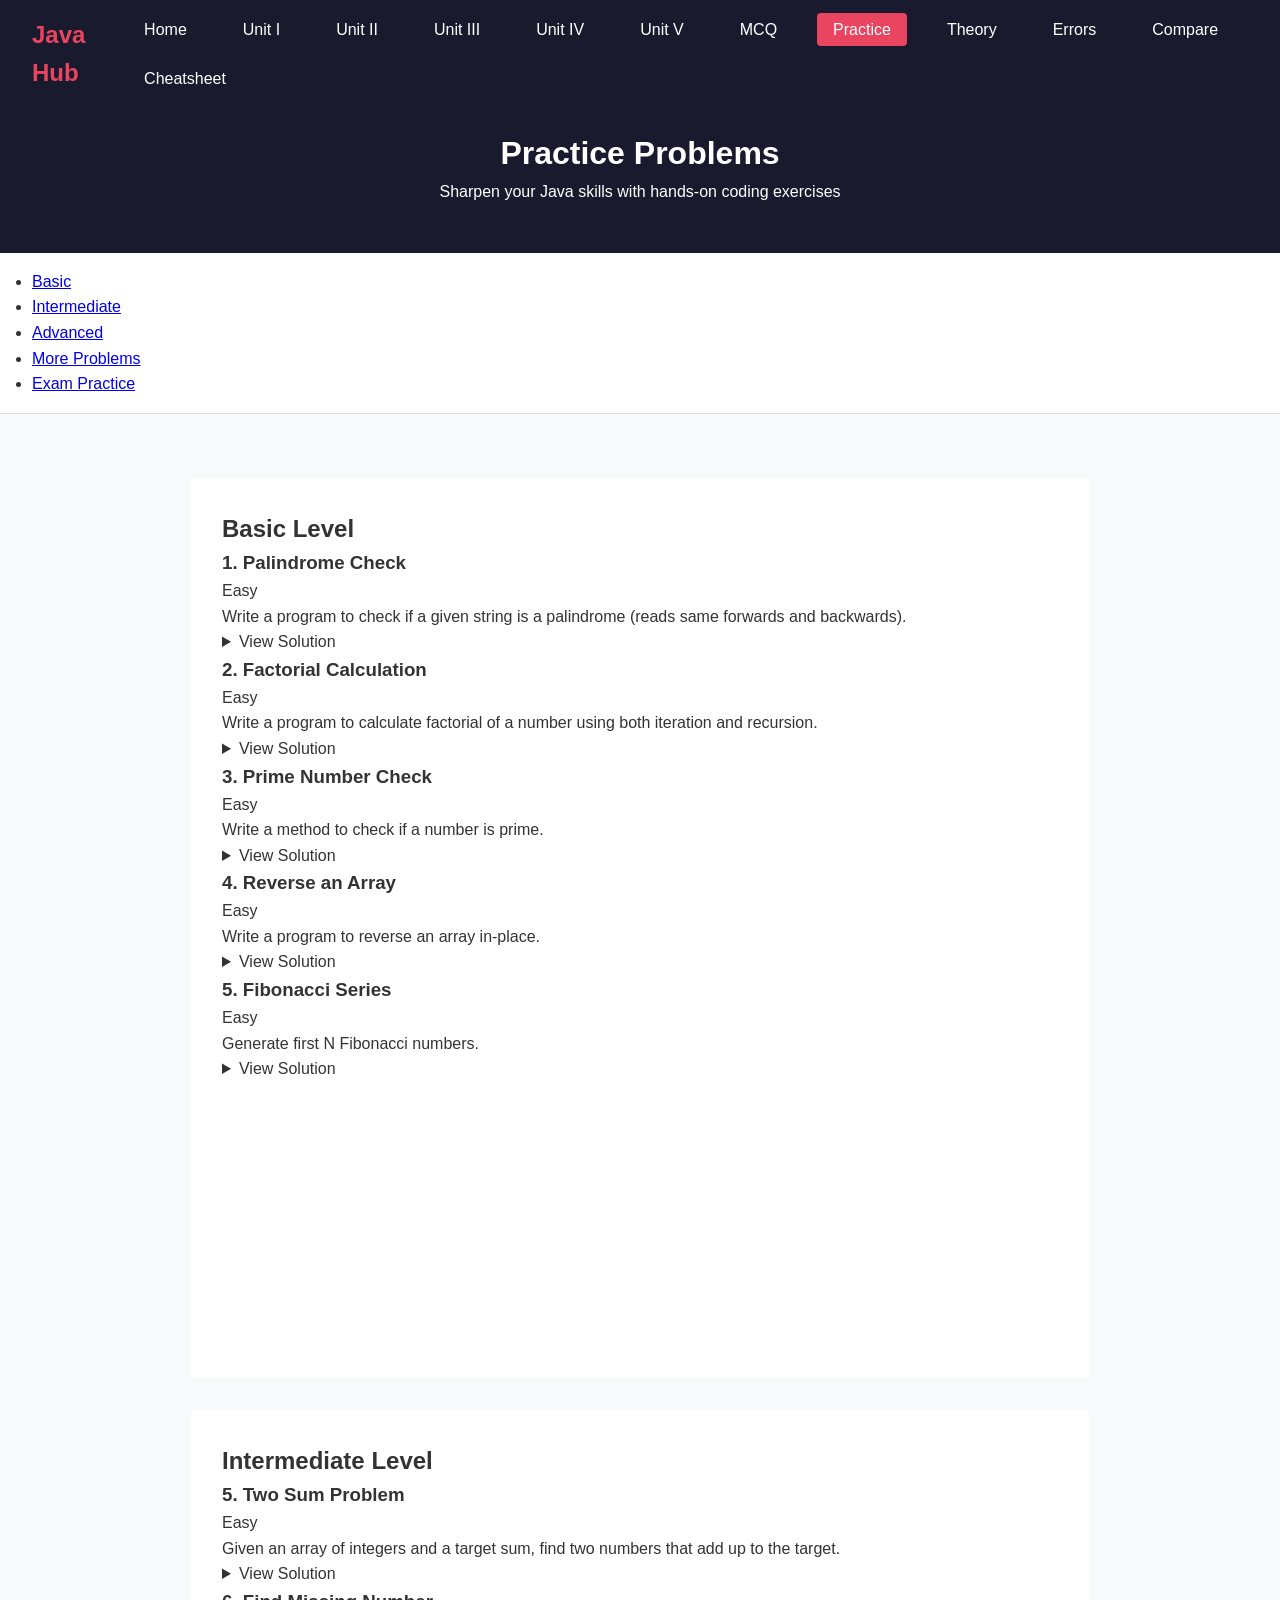
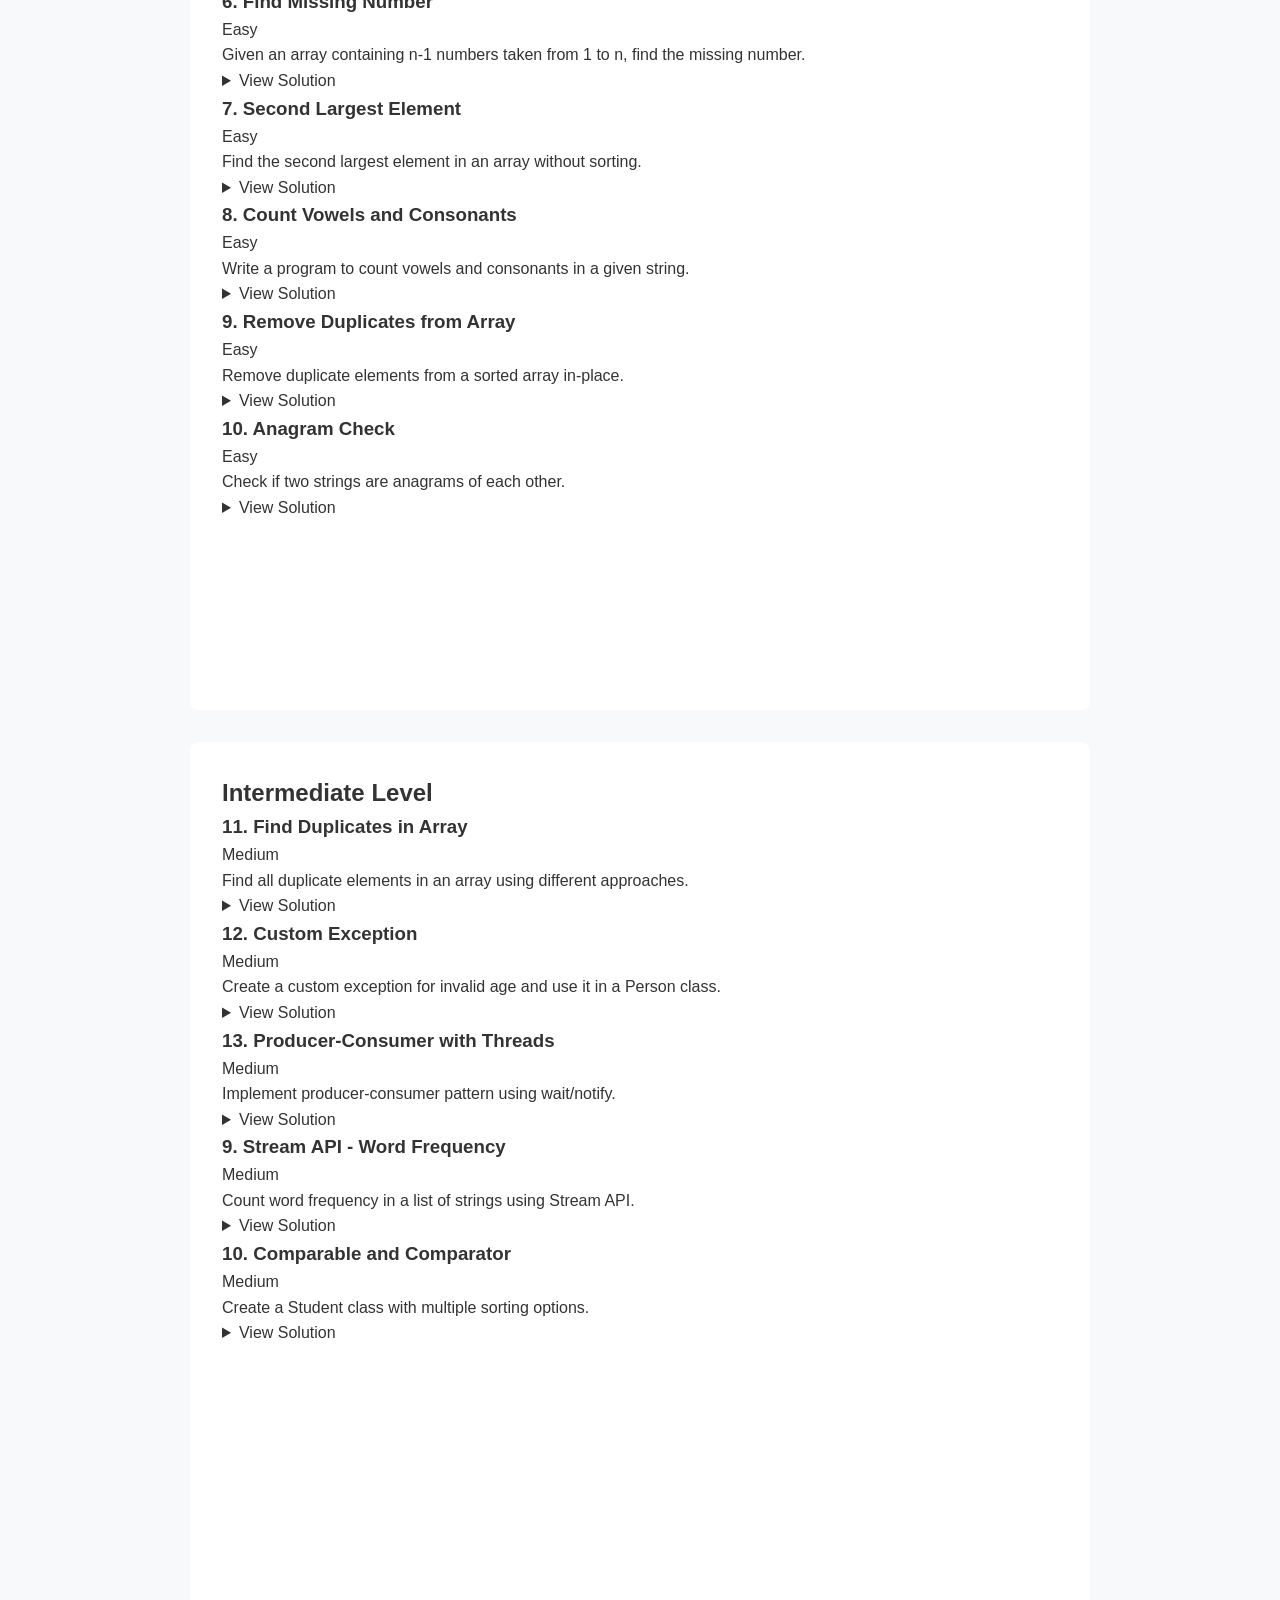
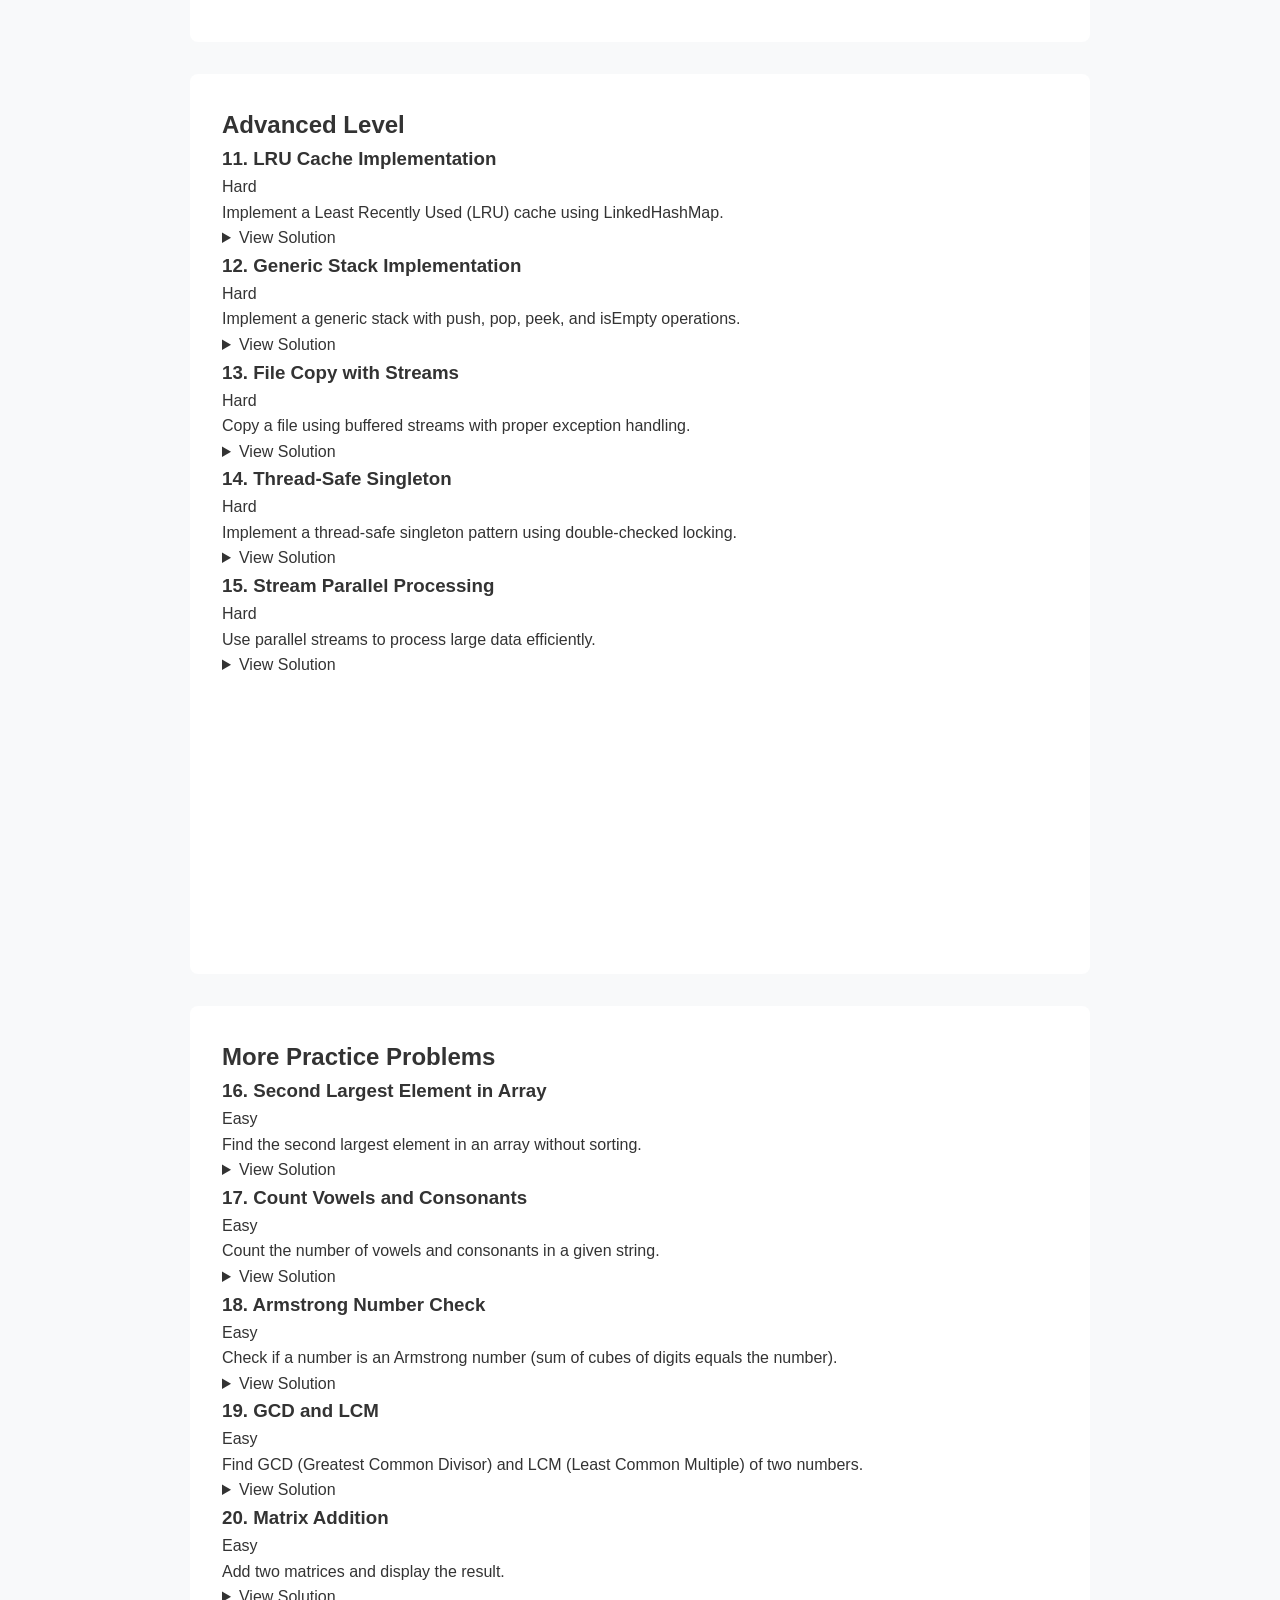
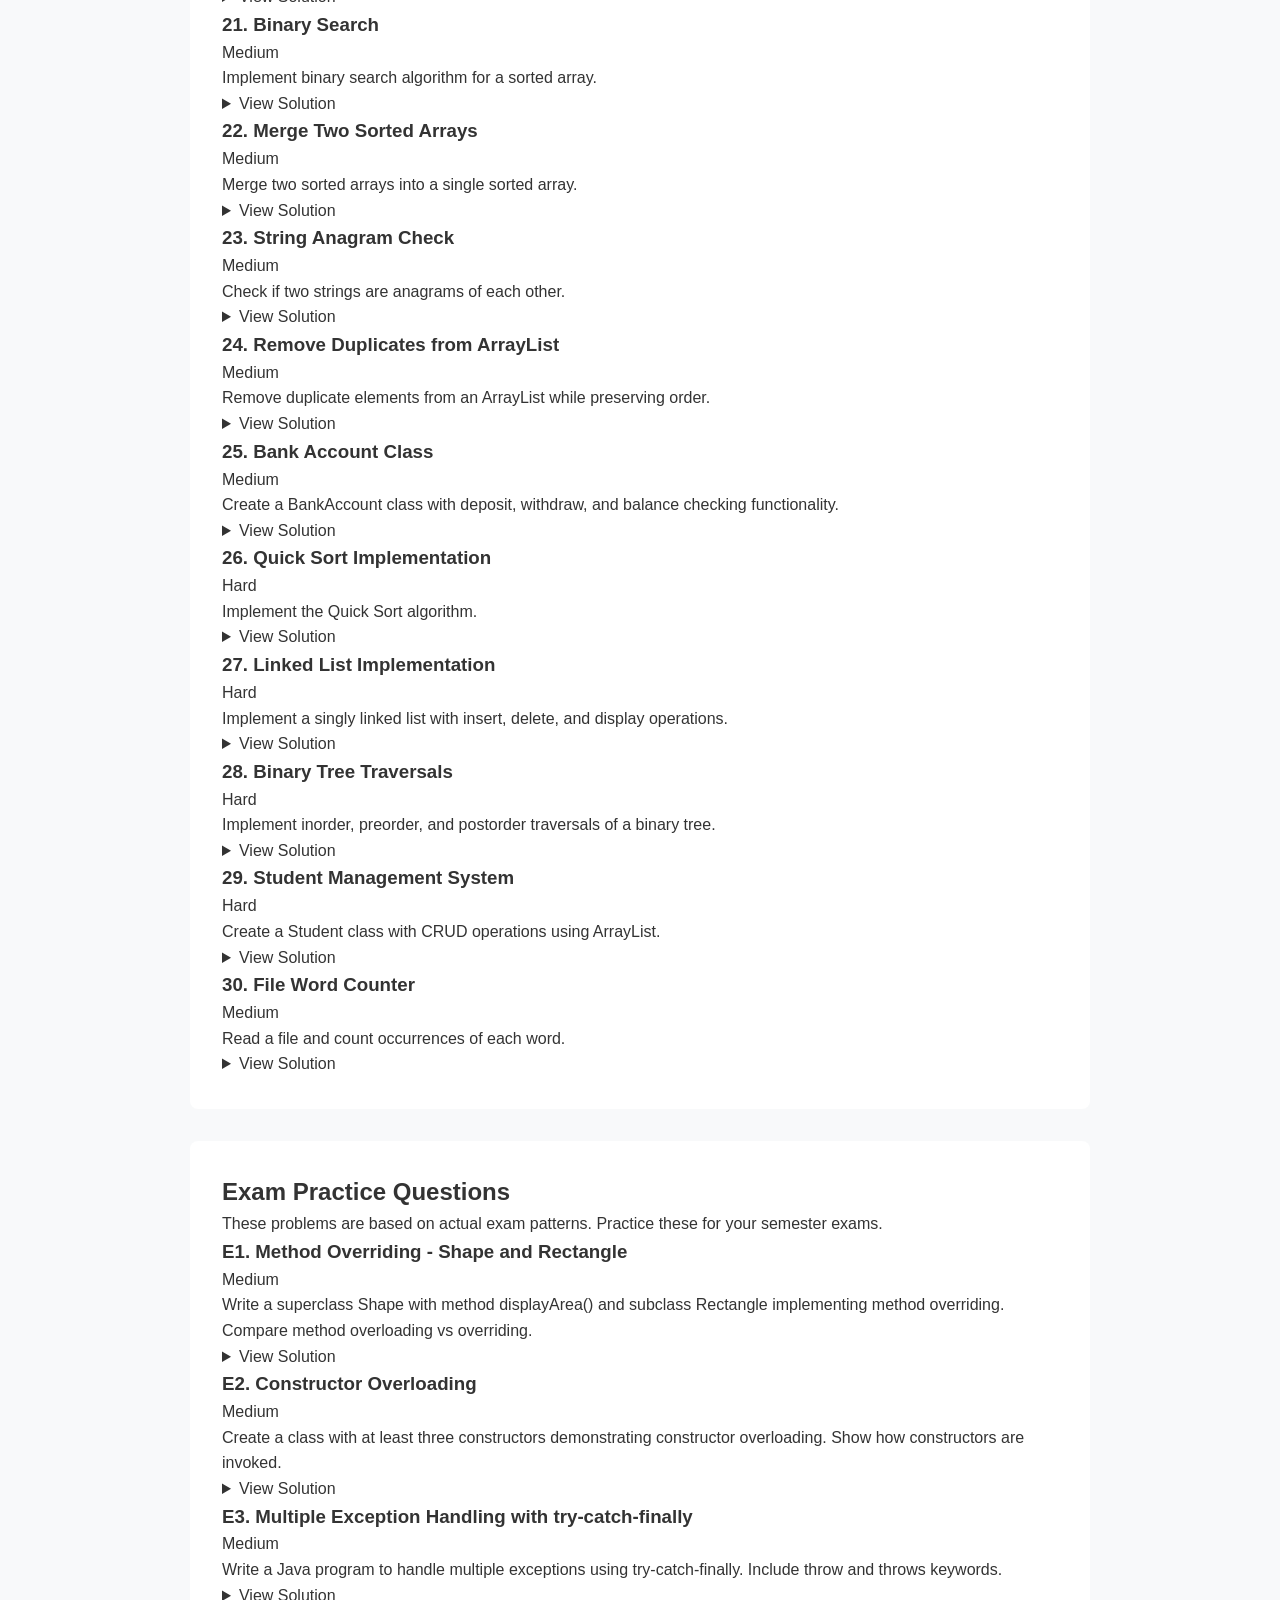
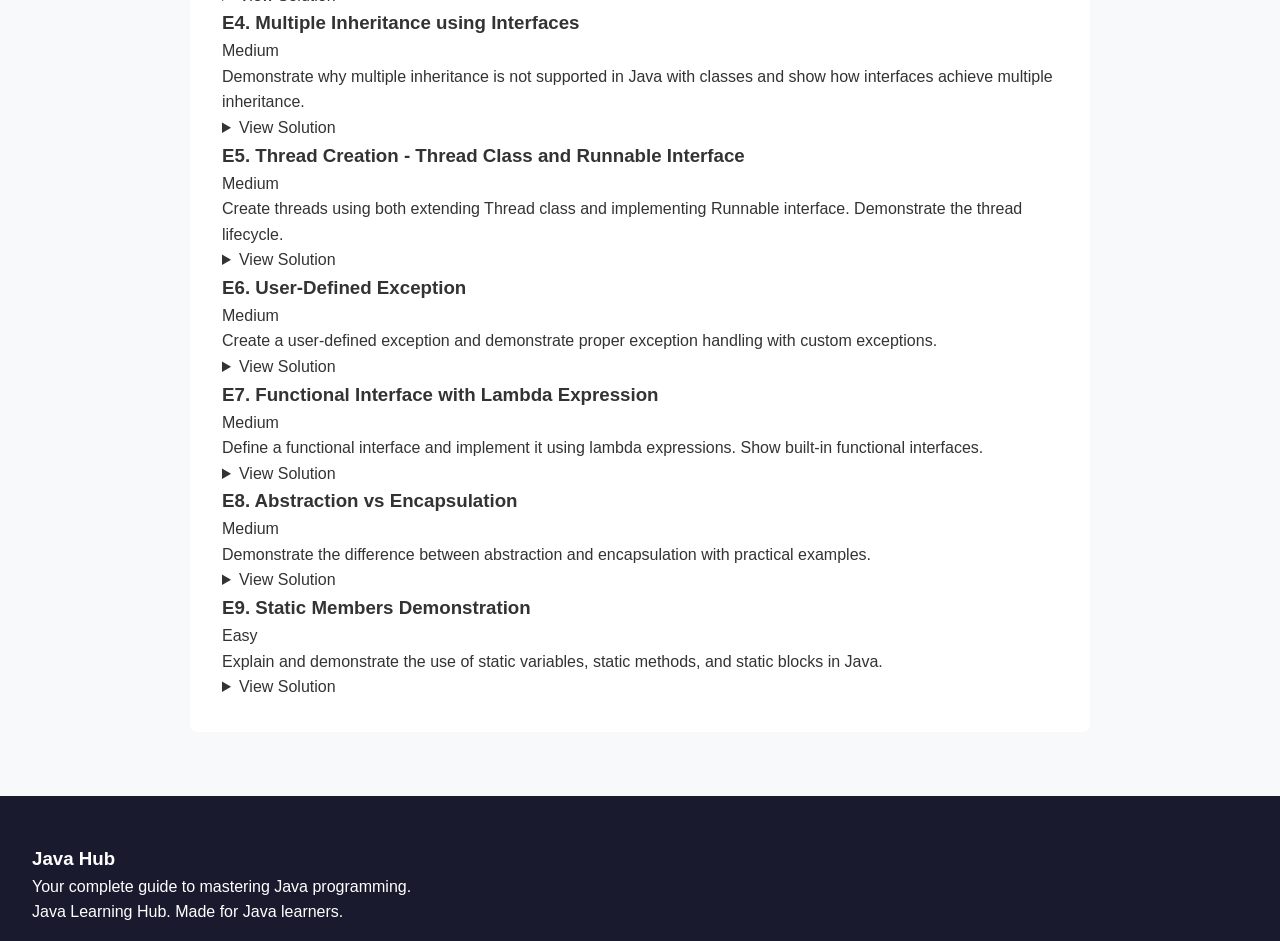
<file: practice.html>
<!DOCTYPE html>
<html lang="en">
<head>
    <meta charset="UTF-8">
    <meta name="viewport" content="width=device-width, initial-scale=1.0">
    <title>Practice Problems - Java Learning Hub</title>
    <link rel="stylesheet" href="styles.css">
</head>
<body>
    <nav class="navbar">
        <div class="nav-brand"><a href="index.html">Java Hub</a></div>
        <ul class="nav-links">
            <li><a href="index.html">Home</a></li>
            <li><a href="unit1.html">Unit I</a></li>
            <li><a href="unit2.html">Unit II</a></li>
            <li><a href="unit3.html">Unit III</a></li>
            <li><a href="unit4.html">Unit IV</a></li>
            <li><a href="unit5.html">Unit V</a></li>
            <li><a href="mcq.html">MCQ</a></li>
            <li><a href="practice.html" class="active">Practice</a></li>
            <li><a href="theory.html">Theory</a></li>
            <li><a href="errors.html">Errors</a></li>
            <li><a href="comparison.html">Compare</a></li>
            <li><a href="cheatsheet.html">Cheatsheet</a></li>
        </ul>
    </nav>

    <header class="unit-header">
        <h1>Practice Problems</h1>
        <p>Sharpen your Java skills with hands-on coding exercises</p>
    </header>

    <nav class="topics-nav">
        <ul>
            <li><a href="#basic">Basic</a></li>
            <li><a href="#intermediate">Intermediate</a></li>
            <li><a href="#advanced">Advanced</a></li>
            <li><a href="#more">More Problems</a></li>
            <li><a href="#exam">Exam Practice</a></li>
        </ul>
    </nav>

    <main class="container">
        <!-- Basic Problems -->
        <section id="basic" class="content-section">
            <h2>Basic Level</h2>

            <div class="practice-card">
                <div class="practice-header">
                    <h3>1. Palindrome Check</h3>
                    <span class="difficulty easy">Easy</span>
                </div>
                <p>Write a program to check if a given string is a palindrome (reads same forwards and backwards).</p>
                <details class="solution">
                    <summary>View Solution</summary>
                    <div class="code-block">
                        <pre><code><span class="keyword">public class</span> Palindrome {
    <span class="keyword">public static boolean</span> isPalindrome(String str) {
        str = str.toLowerCase().replaceAll(<span class="string">"[^a-z0-9]"</span>, <span class="string">""</span>);
        <span class="keyword">int</span> left = <span class="number">0</span>, right = str.length() - <span class="number">1</span>;
        <span class="keyword">while</span> (left < right) {
            <span class="keyword">if</span> (str.charAt(left++) != str.charAt(right--)) {
                <span class="keyword">return false</span>;
            }
        }
        <span class="keyword">return true</span>;
    }
    
    <span class="keyword">public static void</span> main(String[] args) {
        System.out.println(isPalindrome(<span class="string">"Madam"</span>));  <span class="comment">// true</span>
        System.out.println(isPalindrome(<span class="string">"Hello"</span>));  <span class="comment">// false</span>
    }
}</code></pre>
                    </div>
                </details>
            </div>

            <div class="practice-card">
                <div class="practice-header">
                    <h3>2. Factorial Calculation</h3>
                    <span class="difficulty easy">Easy</span>
                </div>
                <p>Write a program to calculate factorial of a number using both iteration and recursion.</p>
                <details class="solution">
                    <summary>View Solution</summary>
                    <div class="code-block">
                        <pre><code><span class="keyword">public class</span> Factorial {
    <span class="comment">// Iterative approach</span>
    <span class="keyword">public static long</span> factorialIterative(<span class="keyword">int</span> n) {
        <span class="keyword">long</span> result = <span class="number">1</span>;
        <span class="keyword">for</span> (<span class="keyword">int</span> i = <span class="number">2</span>; i <= n; i++) {
            result *= i;
        }
        <span class="keyword">return</span> result;
    }
    
    <span class="comment">// Recursive approach</span>
    <span class="keyword">public static long</span> factorialRecursive(<span class="keyword">int</span> n) {
        <span class="keyword">if</span> (n <= <span class="number">1</span>) <span class="keyword">return</span> <span class="number">1</span>;
        <span class="keyword">return</span> n * factorialRecursive(n - <span class="number">1</span>);
    }
    
    <span class="keyword">public static void</span> main(String[] args) {
        System.out.println(factorialIterative(<span class="number">5</span>));  <span class="comment">// 120</span>
        System.out.println(factorialRecursive(<span class="number">5</span>));  <span class="comment">// 120</span>
    }
}</code></pre>
                    </div>
                </details>
            </div>

            <div class="practice-card">
                <div class="practice-header">
                    <h3>3. Prime Number Check</h3>
                    <span class="difficulty easy">Easy</span>
                </div>
                <p>Write a method to check if a number is prime.</p>
                <details class="solution">
                    <summary>View Solution</summary>
                    <div class="code-block">
                        <pre><code><span class="keyword">public class</span> PrimeCheck {
    <span class="keyword">public static boolean</span> isPrime(<span class="keyword">int</span> n) {
        <span class="keyword">if</span> (n <= <span class="number">1</span>) <span class="keyword">return false</span>;
        <span class="keyword">if</span> (n <= <span class="number">3</span>) <span class="keyword">return true</span>;
        <span class="keyword">if</span> (n % <span class="number">2</span> == <span class="number">0</span> || n % <span class="number">3</span> == <span class="number">0</span>) <span class="keyword">return false</span>;
        
        <span class="keyword">for</span> (<span class="keyword">int</span> i = <span class="number">5</span>; i * i <= n; i += <span class="number">6</span>) {
            <span class="keyword">if</span> (n % i == <span class="number">0</span> || n % (i + <span class="number">2</span>) == <span class="number">0</span>) {
                <span class="keyword">return false</span>;
            }
        }
        <span class="keyword">return true</span>;
    }
    
    <span class="keyword">public static void</span> main(String[] args) {
        System.out.println(isPrime(<span class="number">17</span>));  <span class="comment">// true</span>
        System.out.println(isPrime(<span class="number">20</span>));  <span class="comment">// false</span>
    }
}</code></pre>
                    </div>
                </details>
            </div>

            <div class="practice-card">
                <div class="practice-header">
                    <h3>4. Reverse an Array</h3>
                    <span class="difficulty easy">Easy</span>
                </div>
                <p>Write a program to reverse an array in-place.</p>
                <details class="solution">
                    <summary>View Solution</summary>
                    <div class="code-block">
                        <pre><code><span class="keyword">import</span> java.util.Arrays;

<span class="keyword">public class</span> ReverseArray {
    <span class="keyword">public static void</span> reverse(<span class="keyword">int</span>[] arr) {
        <span class="keyword">int</span> left = <span class="number">0</span>, right = arr.length - <span class="number">1</span>;
        <span class="keyword">while</span> (left < right) {
            <span class="keyword">int</span> temp = arr[left];
            arr[left++] = arr[right];
            arr[right--] = temp;
        }
    }
    
    <span class="keyword">public static void</span> main(String[] args) {
        <span class="keyword">int</span>[] arr = {<span class="number">1</span>, <span class="number">2</span>, <span class="number">3</span>, <span class="number">4</span>, <span class="number">5</span>};
        reverse(arr);
        System.out.println(Arrays.toString(arr));  <span class="comment">// [5, 4, 3, 2, 1]</span>
    }
}</code></pre>
                    </div>
                </details>
            </div>

            <div class="practice-card">
                <div class="practice-header">
                    <h3>5. Fibonacci Series</h3>
                    <span class="difficulty easy">Easy</span>
                </div>
                <p>Generate first N Fibonacci numbers.</p>
                <details class="solution">
                    <summary>View Solution</summary>
                    <div class="code-block">
                        <pre><code><span class="keyword">public class</span> Fibonacci {
    <span class="keyword">public static void</span> printFibonacci(<span class="keyword">int</span> n) {
        <span class="keyword">long</span> a = <span class="number">0</span>, b = <span class="number">1</span>;
        <span class="keyword">for</span> (<span class="keyword">int</span> i = <span class="number">0</span>; i < n; i++) {
            System.out.print(a + <span class="string">" "</span>);
            <span class="keyword">long</span> next = a + b;
            a = b;
            b = next;
        }
    }
    
    <span class="keyword">public static void</span> main(String[] args) {
        printFibonacci(<span class="number">10</span>);  <span class="comment">// 0 1 1 2 3 5 8 13 21 34</span>
    }
}</code></pre>
                    </div>
                </details>
            </div>
        </section>

        <!-- Intermediate Problems -->
        <section id="intermediate" class="content-section">
            <h2>Intermediate Level</h2>

            <div class="practice-card">
                <div class="practice-header">
                    <h3>5. Two Sum Problem</h3>
                    <span class="difficulty easy">Easy</span>
                </div>
                <p>Given an array of integers and a target sum, find two numbers that add up to the target.</p>
                <details class="solution">
                    <summary>View Solution</summary>
                    <div class="code-block">
                        <pre><code><span class="keyword">import</span> java.util.*;

<span class="keyword">public class</span> TwoSum {
    <span class="keyword">public static int</span>[] twoSum(<span class="keyword">int</span>[] nums, <span class="keyword">int</span> target) {
        Map&lt;Integer, Integer&gt; map = <span class="keyword">new</span> HashMap&lt;&gt;();
        
        <span class="keyword">for</span> (<span class="keyword">int</span> i = <span class="number">0</span>; i < nums.length; i++) {
            <span class="keyword">int</span> complement = target - nums[i];
            <span class="keyword">if</span> (map.containsKey(complement)) {
                <span class="keyword">return new int</span>[] {map.get(complement), i};
            }
            map.put(nums[i], i);
        }
        <span class="keyword">return new int</span>[] {};
    }
    
    <span class="keyword">public static void</span> main(String[] args) {
        <span class="keyword">int</span>[] nums = {<span class="number">2</span>, <span class="number">7</span>, <span class="number">11</span>, <span class="number">15</span>};
        <span class="keyword">int</span>[] result = twoSum(nums, <span class="number">9</span>);
        System.out.println(<span class="string">"Indices: "</span> + Arrays.toString(result));  <span class="comment">// [0, 1]</span>
    }
}</code></pre>
                    </div>
                </details>
            </div>

            <div class="practice-card">
                <div class="practice-header">
                    <h3>6. Find Missing Number</h3>
                    <span class="difficulty easy">Easy</span>
                </div>
                <p>Given an array containing n-1 numbers taken from 1 to n, find the missing number.</p>
                <details class="solution">
                    <summary>View Solution</summary>
                    <div class="code-block">
                        <pre><code><span class="keyword">public class</span> MissingNumber {
    <span class="keyword">public static int</span> findMissing(<span class="keyword">int</span>[] arr, <span class="keyword">int</span> n) {
        <span class="comment">// Sum of first n natural numbers: n*(n+1)/2</span>
        <span class="keyword">int</span> expectedSum = n * (n + <span class="number">1</span>) / <span class="number">2</span>;
        <span class="keyword">int</span> actualSum = <span class="number">0</span>;
        
        <span class="keyword">for</span> (<span class="keyword">int</span> num : arr) {
            actualSum += num;
        }
        
        <span class="keyword">return</span> expectedSum - actualSum;
    }
    
    <span class="keyword">public static void</span> main(String[] args) {
        <span class="keyword">int</span>[] arr = {<span class="number">1</span>, <span class="number">2</span>, <span class="number">4</span>, <span class="number">5</span>, <span class="number">6</span>};
        System.out.println(<span class="string">"Missing: "</span> + findMissing(arr, <span class="number">6</span>));  <span class="comment">// 3</span>
    }
}</code></pre>
                    </div>
                </details>
            </div>

            <div class="practice-card">
                <div class="practice-header">
                    <h3>7. Second Largest Element</h3>
                    <span class="difficulty easy">Easy</span>
                </div>
                <p>Find the second largest element in an array without sorting.</p>
                <details class="solution">
                    <summary>View Solution</summary>
                    <div class="code-block">
                        <pre><code><span class="keyword">public class</span> SecondLargest {
    <span class="keyword">public static int</span> findSecondLargest(<span class="keyword">int</span>[] arr) {
        <span class="keyword">if</span> (arr.length < <span class="number">2</span>) <span class="keyword">return</span> -<span class="number">1</span>;
        
        <span class="keyword">int</span> largest = Integer.MIN_VALUE;
        <span class="keyword">int</span> secondLargest = Integer.MIN_VALUE;
        
        <span class="keyword">for</span> (<span class="keyword">int</span> num : arr) {
            <span class="keyword">if</span> (num > largest) {
                secondLargest = largest;
                largest = num;
            } <span class="keyword">else if</span> (num > secondLargest && num != largest) {
                secondLargest = num;
            }
        }
        
        <span class="keyword">return</span> secondLargest;
    }
    
    <span class="keyword">public static void</span> main(String[] args) {
        <span class="keyword">int</span>[] arr = {<span class="number">12</span>, <span class="number">35</span>, <span class="number">1</span>, <span class="number">10</span>, <span class="number">34</span>, <span class="number">1</span>};
        System.out.println(<span class="string">"Second largest: "</span> + findSecondLargest(arr));  <span class="comment">// 34</span>
    }
}</code></pre>
                    </div>
                </details>
            </div>

            <div class="practice-card">
                <div class="practice-header">
                    <h3>8. Count Vowels and Consonants</h3>
                    <span class="difficulty easy">Easy</span>
                </div>
                <p>Write a program to count vowels and consonants in a given string.</p>
                <details class="solution">
                    <summary>View Solution</summary>
                    <div class="code-block">
                        <pre><code><span class="keyword">public class</span> VowelConsonantCounter {
    <span class="keyword">public static void</span> countVowelsConsonants(String str) {
        str = str.toLowerCase();
        <span class="keyword">int</span> vowels = <span class="number">0</span>, consonants = <span class="number">0</span>;
        
        <span class="keyword">for</span> (<span class="keyword">char</span> ch : str.toCharArray()) {
            <span class="keyword">if</span> (Character.isLetter(ch)) {
                <span class="keyword">if</span> (ch == <span class="string">'a'</span> || ch == <span class="string">'e'</span> || ch == <span class="string">'i'</span> || ch == <span class="string">'o'</span> || ch == <span class="string">'u'</span>) {
                    vowels++;
                } <span class="keyword">else</span> {
                    consonants++;
                }
            }
        }
        
        System.out.println(<span class="string">"Vowels: "</span> + vowels + <span class="string">", Consonants: "</span> + consonants);
    }
    
    <span class="keyword">public static void</span> main(String[] args) {
        countVowelsConsonants(<span class="string">"Hello World"</span>);  <span class="comment">// Vowels: 3, Consonants: 7</span>
    }
}</code></pre>
                    </div>
                </details>
            </div>

            <div class="practice-card">
                <div class="practice-header">
                    <h3>9. Remove Duplicates from Array</h3>
                    <span class="difficulty easy">Easy</span>
                </div>
                <p>Remove duplicate elements from a sorted array in-place.</p>
                <details class="solution">
                    <summary>View Solution</summary>
                    <div class="code-block">
                        <pre><code><span class="keyword">import</span> java.util.Arrays;

<span class="keyword">public class</span> RemoveDuplicates {
    <span class="keyword">public static int</span> removeDuplicates(<span class="keyword">int</span>[] arr) {
        <span class="keyword">if</span> (arr.length == <span class="number">0</span>) <span class="keyword">return</span> <span class="number">0</span>;
        
        <span class="keyword">int</span> j = <span class="number">0</span>;
        <span class="keyword">for</span> (<span class="keyword">int</span> i = <span class="number">1</span>; i < arr.length; i++) {
            <span class="keyword">if</span> (arr[i] != arr[j]) {
                j++;
                arr[j] = arr[i];
            }
        }
        
        <span class="keyword">return</span> j + <span class="number">1</span>;
    }
    
    <span class="keyword">public static void</span> main(String[] args) {
        <span class="keyword">int</span>[] arr = {<span class="number">1</span>, <span class="number">1</span>, <span class="number">2</span>, <span class="number">2</span>, <span class="number">3</span>, <span class="number">4</span>, <span class="number">4</span>};
        <span class="keyword">int</span> newLength = removeDuplicates(arr);
        System.out.println(<span class="string">"New length: "</span> + newLength);
        System.out.println(Arrays.toString(Arrays.copyOf(arr, newLength)));
    }
}</code></pre>
                    </div>
                </details>
            </div>

            <div class="practice-card">
                <div class="practice-header">
                    <h3>10. Anagram Check</h3>
                    <span class="difficulty easy">Easy</span>
                </div>
                <p>Check if two strings are anagrams of each other.</p>
                <details class="solution">
                    <summary>View Solution</summary>
                    <div class="code-block">
                        <pre><code><span class="keyword">import</span> java.util.Arrays;

<span class="keyword">public class</span> AnagramCheck {
    <span class="keyword">public static boolean</span> isAnagram(String s1, String s2) {
        <span class="keyword">if</span> (s1.length() != s2.length()) <span class="keyword">return false</span>;
        
        <span class="keyword">char</span>[] arr1 = s1.toLowerCase().toCharArray();
        <span class="keyword">char</span>[] arr2 = s2.toLowerCase().toCharArray();
        
        Arrays.sort(arr1);
        Arrays.sort(arr2);
        
        <span class="keyword">return</span> Arrays.equals(arr1, arr2);
    }
    
    <span class="keyword">public static void</span> main(String[] args) {
        System.out.println(isAnagram(<span class="string">"listen"</span>, <span class="string">"silent"</span>));  <span class="comment">// true</span>
        System.out.println(isAnagram(<span class="string">"hello"</span>, <span class="string">"world"</span>));    <span class="comment">// false</span>
    }
}</code></pre>
                    </div>
                </details>
            </div>
        </section>

        <!-- Intermediate Problems -->
        <section id="intermediate" class="content-section">
            <h2>Intermediate Level</h2>

            <div class="practice-card">
                <div class="practice-header">
                    <h3>11. Find Duplicates in Array</h3>
                    <span class="difficulty medium">Medium</span>
                </div>
                <p>Find all duplicate elements in an array using different approaches.</p>
                <details class="solution">
                    <summary>View Solution</summary>
                    <div class="code-block">
                        <pre><code><span class="keyword">import</span> java.util.*;

<span class="keyword">public class</span> FindDuplicates {
    <span class="keyword">public static</span> Set&lt;Integer&gt; findDuplicates(<span class="keyword">int</span>[] arr) {
        Set&lt;Integer&gt; seen = <span class="keyword">new</span> HashSet&lt;&gt;();
        Set&lt;Integer&gt; duplicates = <span class="keyword">new</span> HashSet&lt;&gt;();
        
        <span class="keyword">for</span> (<span class="keyword">int</span> num : arr) {
            <span class="keyword">if</span> (!seen.add(num)) {
                duplicates.add(num);
            }
        }
        <span class="keyword">return</span> duplicates;
    }
    
    <span class="keyword">public static void</span> main(String[] args) {
        <span class="keyword">int</span>[] arr = {<span class="number">1</span>, <span class="number">2</span>, <span class="number">3</span>, <span class="number">2</span>, <span class="number">4</span>, <span class="number">3</span>, <span class="number">5</span>};
        System.out.println(findDuplicates(arr));  <span class="comment">// [2, 3]</span>
    }
}</code></pre>
                    </div>
                </details>
            </div>

            <div class="practice-card">
                <div class="practice-header">
                    <h3>12. Custom Exception</h3>
                    <span class="difficulty medium">Medium</span>
                </div>
                <p>Create a custom exception for invalid age and use it in a Person class.</p>
                <details class="solution">
                    <summary>View Solution</summary>
                    <div class="code-block">
                        <pre><code><span class="keyword">class</span> InvalidAgeException <span class="keyword">extends</span> Exception {
    <span class="keyword">public</span> InvalidAgeException(String message) {
        <span class="keyword">super</span>(message);
    }
}

<span class="keyword">class</span> Person {
    <span class="keyword">private</span> String name;
    <span class="keyword">private int</span> age;
    
    <span class="keyword">public void</span> setAge(<span class="keyword">int</span> age) <span class="keyword">throws</span> InvalidAgeException {
        <span class="keyword">if</span> (age < <span class="number">0</span> || age > <span class="number">150</span>) {
            <span class="keyword">throw new</span> InvalidAgeException(<span class="string">"Age must be between 0 and 150"</span>);
        }
        <span class="keyword">this</span>.age = age;
    }
}

<span class="keyword">public class</span> CustomExceptionDemo {
    <span class="keyword">public static void</span> main(String[] args) {
        Person p = <span class="keyword">new</span> Person();
        <span class="keyword">try</span> {
            p.setAge(-<span class="number">5</span>);
        } <span class="keyword">catch</span> (InvalidAgeException e) {
            System.out.println(<span class="string">"Error: "</span> + e.getMessage());
        }
    }
}</code></pre>
                    </div>
                </details>
            </div>

            <div class="practice-card">
                <div class="practice-header">
                    <h3>13. Producer-Consumer with Threads</h3>
                    <span class="difficulty medium">Medium</span>
                </div>
                <p>Implement producer-consumer pattern using wait/notify.</p>
                <details class="solution">
                    <summary>View Solution</summary>
                    <div class="code-block">
                        <pre><code><span class="keyword">import</span> java.util.LinkedList;
<span class="keyword">import</span> java.util.Queue;

<span class="keyword">class</span> Buffer {
    <span class="keyword">private</span> Queue&lt;Integer&gt; queue = <span class="keyword">new</span> LinkedList&lt;&gt;();
    <span class="keyword">private int</span> capacity = <span class="number">5</span>;
    
    <span class="keyword">public synchronized void</span> produce(<span class="keyword">int</span> item) <span class="keyword">throws</span> InterruptedException {
        <span class="keyword">while</span> (queue.size() == capacity) {
            wait();
        }
        queue.add(item);
        System.out.println(<span class="string">"Produced: "</span> + item);
        notifyAll();
    }
    
    <span class="keyword">public synchronized int</span> consume() <span class="keyword">throws</span> InterruptedException {
        <span class="keyword">while</span> (queue.isEmpty()) {
            wait();
        }
        <span class="keyword">int</span> item = queue.poll();
        System.out.println(<span class="string">"Consumed: "</span> + item);
        notifyAll();
        <span class="keyword">return</span> item;
    }
}

<span class="keyword">public class</span> ProducerConsumer {
    <span class="keyword">public static void</span> main(String[] args) {
        Buffer buffer = <span class="keyword">new</span> Buffer();
        
        Thread producer = <span class="keyword">new</span> Thread(() -> {
            <span class="keyword">for</span> (<span class="keyword">int</span> i = <span class="number">1</span>; i <= <span class="number">10</span>; i++) {
                <span class="keyword">try</span> { buffer.produce(i); } 
                <span class="keyword">catch</span> (InterruptedException e) { e.printStackTrace(); }
            }
        });
        
        Thread consumer = <span class="keyword">new</span> Thread(() -> {
            <span class="keyword">for</span> (<span class="keyword">int</span> i = <span class="number">1</span>; i <= <span class="number">10</span>; i++) {
                <span class="keyword">try</span> { buffer.consume(); } 
                <span class="keyword">catch</span> (InterruptedException e) { e.printStackTrace(); }
            }
        });
        
        producer.start();
        consumer.start();
    }
}</code></pre>
                    </div>
                </details>
            </div>

            <div class="practice-card">
                <div class="practice-header">
                    <h3>9. Stream API - Word Frequency</h3>
                    <span class="difficulty medium">Medium</span>
                </div>
                <p>Count word frequency in a list of strings using Stream API.</p>
                <details class="solution">
                    <summary>View Solution</summary>
                    <div class="code-block">
                        <pre><code><span class="keyword">import</span> java.util.*;
<span class="keyword">import</span> java.util.stream.*;

<span class="keyword">public class</span> WordFrequency {
    <span class="keyword">public static void</span> main(String[] args) {
        List&lt;String&gt; words = Arrays.asList(
            <span class="string">"apple"</span>, <span class="string">"banana"</span>, <span class="string">"apple"</span>, <span class="string">"orange"</span>, 
            <span class="string">"banana"</span>, <span class="string">"apple"</span>
        );
        
        Map&lt;String, Long&gt; frequency = words.stream()
            .collect(Collectors.groupingBy(
                word -> word,
                Collectors.counting()
            ));
        
        System.out.println(frequency);
        <span class="comment">// {orange=1, banana=2, apple=3}</span>
        
        <span class="comment">// Find most frequent word</span>
        String mostFrequent = frequency.entrySet().stream()
            .max(Map.Entry.comparingByValue())
            .map(Map.Entry::getKey)
            .orElse(<span class="string">""</span>);
        
        System.out.println(<span class="string">"Most frequent: "</span> + mostFrequent);
    }
}</code></pre>
                    </div>
                </details>
            </div>

            <div class="practice-card">
                <div class="practice-header">
                    <h3>10. Comparable and Comparator</h3>
                    <span class="difficulty medium">Medium</span>
                </div>
                <p>Create a Student class with multiple sorting options.</p>
                <details class="solution">
                    <summary>View Solution</summary>
                    <div class="code-block">
                        <pre><code><span class="keyword">import</span> java.util.*;

<span class="keyword">class</span> Student <span class="keyword">implements</span> Comparable&lt;Student&gt; {
    String name;
    <span class="keyword">int</span> age;
    <span class="keyword">double</span> gpa;
    
    Student(String name, <span class="keyword">int</span> age, <span class="keyword">double</span> gpa) {
        <span class="keyword">this</span>.name = name;
        <span class="keyword">this</span>.age = age;
        <span class="keyword">this</span>.gpa = gpa;
    }
    
    <span class="annotation">@Override</span>
    <span class="keyword">public int</span> compareTo(Student other) {
        <span class="keyword">return this</span>.name.compareTo(other.name);
    }
    
    <span class="annotation">@Override</span>
    <span class="keyword">public</span> String toString() {
        <span class="keyword">return</span> name + <span class="string">"("</span> + age + <span class="string">", "</span> + gpa + <span class="string">")"</span>;
    }
}

<span class="keyword">public class</span> SortingDemo {
    <span class="keyword">public static void</span> main(String[] args) {
        List&lt;Student&gt; students = <span class="keyword">new</span> ArrayList&lt;&gt;();
        students.add(<span class="keyword">new</span> Student(<span class="string">"Charlie"</span>, <span class="number">20</span>, <span class="number">3.5</span>));
        students.add(<span class="keyword">new</span> Student(<span class="string">"Alice"</span>, <span class="number">22</span>, <span class="number">3.8</span>));
        students.add(<span class="keyword">new</span> Student(<span class="string">"Bob"</span>, <span class="number">21</span>, <span class="number">3.2</span>));
        
        <span class="comment">// Natural ordering (by name)</span>
        Collections.sort(students);
        System.out.println(<span class="string">"By name: "</span> + students);
        
        <span class="comment">// By age using Comparator</span>
        students.sort(Comparator.comparingInt(s -> s.age));
        System.out.println(<span class="string">"By age: "</span> + students);
        
        <span class="comment">// By GPA descending</span>
        students.sort(Comparator.comparingDouble((Student s) -> s.gpa).reversed());
        System.out.println(<span class="string">"By GPA (desc): "</span> + students);
    }
}</code></pre>
                    </div>
                </details>
            </div>
        </section>

        <!-- Advanced Problems -->
        <section id="advanced" class="content-section">
            <h2>Advanced Level</h2>

            <div class="practice-card">
                <div class="practice-header">
                    <h3>11. LRU Cache Implementation</h3>
                    <span class="difficulty hard">Hard</span>
                </div>
                <p>Implement a Least Recently Used (LRU) cache using LinkedHashMap.</p>
                <details class="solution">
                    <summary>View Solution</summary>
                    <div class="code-block">
                        <pre><code><span class="keyword">import</span> java.util.*;

<span class="keyword">class</span> LRUCache&lt;K, V&gt; <span class="keyword">extends</span> LinkedHashMap&lt;K, V&gt; {
    <span class="keyword">private int</span> capacity;
    
    <span class="keyword">public</span> LRUCache(<span class="keyword">int</span> capacity) {
        <span class="keyword">super</span>(capacity, <span class="number">0.75f</span>, <span class="keyword">true</span>);  <span class="comment">// accessOrder=true</span>
        <span class="keyword">this</span>.capacity = capacity;
    }
    
    <span class="annotation">@Override</span>
    <span class="keyword">protected boolean</span> removeEldestEntry(Map.Entry&lt;K, V&gt; eldest) {
        <span class="keyword">return</span> size() > capacity;
    }
}

<span class="keyword">public class</span> LRUCacheDemo {
    <span class="keyword">public static void</span> main(String[] args) {
        LRUCache&lt;Integer, String&gt; cache = <span class="keyword">new</span> LRUCache&lt;&gt;(<span class="number">3</span>);
        
        cache.put(<span class="number">1</span>, <span class="string">"One"</span>);
        cache.put(<span class="number">2</span>, <span class="string">"Two"</span>);
        cache.put(<span class="number">3</span>, <span class="string">"Three"</span>);
        System.out.println(cache);  <span class="comment">// {1=One, 2=Two, 3=Three}</span>
        
        cache.get(<span class="number">1</span>);  <span class="comment">// Access 1</span>
        cache.put(<span class="number">4</span>, <span class="string">"Four"</span>);  <span class="comment">// Evicts 2 (least recently used)</span>
        System.out.println(cache);  <span class="comment">// {3=Three, 1=One, 4=Four}</span>
    }
}</code></pre>
                    </div>
                </details>
            </div>

            <div class="practice-card">
                <div class="practice-header">
                    <h3>12. Generic Stack Implementation</h3>
                    <span class="difficulty hard">Hard</span>
                </div>
                <p>Implement a generic stack with push, pop, peek, and isEmpty operations.</p>
                <details class="solution">
                    <summary>View Solution</summary>
                    <div class="code-block">
                        <pre><code><span class="keyword">import</span> java.util.ArrayList;
<span class="keyword">import</span> java.util.EmptyStackException;

<span class="keyword">class</span> GenericStack&lt;T&gt; {
    <span class="keyword">private</span> ArrayList&lt;T&gt; elements = <span class="keyword">new</span> ArrayList&lt;&gt;();
    
    <span class="keyword">public void</span> push(T item) {
        elements.add(item);
    }
    
    <span class="keyword">public</span> T pop() {
        <span class="keyword">if</span> (isEmpty()) {
            <span class="keyword">throw new</span> EmptyStackException();
        }
        <span class="keyword">return</span> elements.remove(elements.size() - <span class="number">1</span>);
    }
    
    <span class="keyword">public</span> T peek() {
        <span class="keyword">if</span> (isEmpty()) {
            <span class="keyword">throw new</span> EmptyStackException();
        }
        <span class="keyword">return</span> elements.get(elements.size() - <span class="number">1</span>);
    }
    
    <span class="keyword">public boolean</span> isEmpty() {
        <span class="keyword">return</span> elements.isEmpty();
    }
    
    <span class="keyword">public int</span> size() {
        <span class="keyword">return</span> elements.size();
    }
}

<span class="keyword">public class</span> GenericStackDemo {
    <span class="keyword">public static void</span> main(String[] args) {
        GenericStack&lt;String&gt; stack = <span class="keyword">new</span> GenericStack&lt;&gt;();
        stack.push(<span class="string">"A"</span>);
        stack.push(<span class="string">"B"</span>);
        stack.push(<span class="string">"C"</span>);
        
        System.out.println(<span class="string">"Peek: "</span> + stack.peek());  <span class="comment">// C</span>
        System.out.println(<span class="string">"Pop: "</span> + stack.pop());    <span class="comment">// C</span>
        System.out.println(<span class="string">"Size: "</span> + stack.size());  <span class="comment">// 2</span>
    }
}</code></pre>
                    </div>
                </details>
            </div>

            <div class="practice-card">
                <div class="practice-header">
                    <h3>13. File Copy with Streams</h3>
                    <span class="difficulty hard">Hard</span>
                </div>
                <p>Copy a file using buffered streams with proper exception handling.</p>
                <details class="solution">
                    <summary>View Solution</summary>
                    <div class="code-block">
                        <pre><code><span class="keyword">import</span> java.io.*;

<span class="keyword">public class</span> FileCopy {
    <span class="keyword">public static void</span> copyFile(String source, String dest) {
        <span class="keyword">try</span> (
            BufferedInputStream bis = <span class="keyword">new</span> BufferedInputStream(
                <span class="keyword">new</span> FileInputStream(source));
            BufferedOutputStream bos = <span class="keyword">new</span> BufferedOutputStream(
                <span class="keyword">new</span> FileOutputStream(dest))
        ) {
            <span class="keyword">byte</span>[] buffer = <span class="keyword">new byte</span>[<span class="number">8192</span>];
            <span class="keyword">int</span> bytesRead;
            
            <span class="keyword">while</span> ((bytesRead = bis.read(buffer)) != -<span class="number">1</span>) {
                bos.write(buffer, <span class="number">0</span>, bytesRead);
            }
            
            System.out.println(<span class="string">"File copied successfully"</span>);
            
        } <span class="keyword">catch</span> (FileNotFoundException e) {
            System.err.println(<span class="string">"File not found: "</span> + e.getMessage());
        } <span class="keyword">catch</span> (IOException e) {
            System.err.println(<span class="string">"IO error: "</span> + e.getMessage());
        }
    }
    
    <span class="keyword">public static void</span> main(String[] args) {
        copyFile(<span class="string">"source.txt"</span>, <span class="string">"destination.txt"</span>);
    }
}</code></pre>
                    </div>
                </details>
            </div>

            <div class="practice-card">
                <div class="practice-header">
                    <h3>14. Thread-Safe Singleton</h3>
                    <span class="difficulty hard">Hard</span>
                </div>
                <p>Implement a thread-safe singleton pattern using double-checked locking.</p>
                <details class="solution">
                    <summary>View Solution</summary>
                    <div class="code-block">
                        <pre><code><span class="keyword">public class</span> Singleton {
    <span class="keyword">private static volatile</span> Singleton instance;
    <span class="keyword">private</span> String data;
    
    <span class="keyword">private</span> Singleton(String data) {
        <span class="keyword">this</span>.data = data;
    }
    
    <span class="keyword">public static</span> Singleton getInstance(String data) {
        <span class="keyword">if</span> (instance == <span class="keyword">null</span>) {
            <span class="keyword">synchronized</span> (Singleton.<span class="keyword">class</span>) {
                <span class="keyword">if</span> (instance == <span class="keyword">null</span>) {
                    instance = <span class="keyword">new</span> Singleton(data);
                }
            }
        }
        <span class="keyword">return</span> instance;
    }
    
    <span class="keyword">public</span> String getData() {
        <span class="keyword">return</span> data;
    }
}

<span class="comment">// Alternative: Bill Pugh Singleton (preferred)</span>
<span class="keyword">class</span> BillPughSingleton {
    <span class="keyword">private</span> BillPughSingleton() {}
    
    <span class="keyword">private static class</span> Holder {
        <span class="keyword">private static final</span> BillPughSingleton INSTANCE = <span class="keyword">new</span> BillPughSingleton();
    }
    
    <span class="keyword">public static</span> BillPughSingleton getInstance() {
        <span class="keyword">return</span> Holder.INSTANCE;
    }
}</code></pre>
                    </div>
                </details>
            </div>

            <div class="practice-card">
                <div class="practice-header">
                    <h3>15. Stream Parallel Processing</h3>
                    <span class="difficulty hard">Hard</span>
                </div>
                <p>Use parallel streams to process large data efficiently.</p>
                <details class="solution">
                    <summary>View Solution</summary>
                    <div class="code-block">
                        <pre><code><span class="keyword">import</span> java.util.*;
<span class="keyword">import</span> java.util.stream.*;

<span class="keyword">public class</span> ParallelStreamDemo {
    <span class="keyword">public static void</span> main(String[] args) {
        List&lt;Integer&gt; numbers = IntStream.rangeClosed(<span class="number">1</span>, <span class="number">1000000</span>)
            .boxed()
            .collect(Collectors.toList());
        
        <span class="comment">// Sequential sum</span>
        <span class="keyword">long</span> start = System.currentTimeMillis();
        <span class="keyword">long</span> seqSum = numbers.stream()
            .mapToLong(Integer::longValue)
            .sum();
        <span class="keyword">long</span> seqTime = System.currentTimeMillis() - start;
        
        <span class="comment">// Parallel sum</span>
        start = System.currentTimeMillis();
        <span class="keyword">long</span> parSum = numbers.parallelStream()
            .mapToLong(Integer::longValue)
            .sum();
        <span class="keyword">long</span> parTime = System.currentTimeMillis() - start;
        
        System.out.println(<span class="string">"Sequential: "</span> + seqSum + <span class="string">" in "</span> + seqTime + <span class="string">"ms"</span>);
        System.out.println(<span class="string">"Parallel: "</span> + parSum + <span class="string">" in "</span> + parTime + <span class="string">"ms"</span>);
        
        <span class="comment">// Parallel filtering and mapping</span>
        List&lt;Integer&gt; evenSquares = numbers.parallelStream()
            .filter(n -> n % <span class="number">2</span> == <span class="number">0</span>)
            .map(n -> n * n)
            .limit(<span class="number">100</span>)
            .collect(Collectors.toList());
    }
}</code></pre>
                    </div>
                </details>
            </div>
        </section>

        <!-- Additional Problems -->
        <section id="more" class="content-section">
            <h2>More Practice Problems</h2>

            <div class="practice-card">
                <div class="practice-header">
                    <h3>16. Second Largest Element in Array</h3>
                    <span class="difficulty easy">Easy</span>
                </div>
                <p>Find the second largest element in an array without sorting.</p>
                <details class="solution">
                    <summary>View Solution</summary>
                    <div class="code-block">
                        <pre><code><span class="keyword">public class</span> SecondLargest {
    <span class="keyword">public static int</span> findSecondLargest(<span class="keyword">int</span>[] arr) {
        <span class="keyword">if</span> (arr.length < <span class="number">2</span>) <span class="keyword">throw new</span> IllegalArgumentException(<span class="string">"Need at least 2 elements"</span>);
        
        <span class="keyword">int</span> first = Integer.MIN_VALUE, second = Integer.MIN_VALUE;
        <span class="keyword">for</span> (<span class="keyword">int</span> num : arr) {
            <span class="keyword">if</span> (num > first) {
                second = first;
                first = num;
            } <span class="keyword">else if</span> (num > second && num != first) {
                second = num;
            }
        }
        <span class="keyword">return</span> second;
    }
    
    <span class="keyword">public static void</span> main(String[] args) {
        <span class="keyword">int</span>[] arr = {<span class="number">12</span>, <span class="number">35</span>, <span class="number">1</span>, <span class="number">10</span>, <span class="number">34</span>, <span class="number">1</span>};
        System.out.println(<span class="string">"Second largest: "</span> + findSecondLargest(arr));  <span class="comment">// 34</span>
    }
}</code></pre>
                    </div>
                </details>
            </div>

            <div class="practice-card">
                <div class="practice-header">
                    <h3>17. Count Vowels and Consonants</h3>
                    <span class="difficulty easy">Easy</span>
                </div>
                <p>Count the number of vowels and consonants in a given string.</p>
                <details class="solution">
                    <summary>View Solution</summary>
                    <div class="code-block">
                        <pre><code><span class="keyword">public class</span> VowelConsonant {
    <span class="keyword">public static void</span> count(String str) {
        str = str.toLowerCase();
        <span class="keyword">int</span> vowels = <span class="number">0</span>, consonants = <span class="number">0</span>;
        
        <span class="keyword">for</span> (<span class="keyword">char</span> c : str.toCharArray()) {
            <span class="keyword">if</span> (c >= <span class="string">'a'</span> && c <= <span class="string">'z'</span>) {
                <span class="keyword">if</span> (<span class="string">"aeiou"</span>.indexOf(c) != -<span class="number">1</span>) {
                    vowels++;
                } <span class="keyword">else</span> {
                    consonants++;
                }
            }
        }
        System.out.println(<span class="string">"Vowels: "</span> + vowels + <span class="string">", Consonants: "</span> + consonants);
    }
    
    <span class="keyword">public static void</span> main(String[] args) {
        count(<span class="string">"Hello World"</span>);  <span class="comment">// Vowels: 3, Consonants: 7</span>
    }
}</code></pre>
                    </div>
                </details>
            </div>

            <div class="practice-card">
                <div class="practice-header">
                    <h3>18. Armstrong Number Check</h3>
                    <span class="difficulty easy">Easy</span>
                </div>
                <p>Check if a number is an Armstrong number (sum of cubes of digits equals the number).</p>
                <details class="solution">
                    <summary>View Solution</summary>
                    <div class="code-block">
                        <pre><code><span class="keyword">public class</span> Armstrong {
    <span class="keyword">public static boolean</span> isArmstrong(<span class="keyword">int</span> num) {
        <span class="keyword">int</span> original = num;
        <span class="keyword">int</span> digits = String.valueOf(num).length();
        <span class="keyword">int</span> sum = <span class="number">0</span>;
        
        <span class="keyword">while</span> (num > <span class="number">0</span>) {
            <span class="keyword">int</span> digit = num % <span class="number">10</span>;
            sum += Math.pow(digit, digits);
            num /= <span class="number">10</span>;
        }
        <span class="keyword">return</span> sum == original;
    }
    
    <span class="keyword">public static void</span> main(String[] args) {
        System.out.println(isArmstrong(<span class="number">153</span>));  <span class="comment">// true (1^3 + 5^3 + 3^3 = 153)</span>
        System.out.println(isArmstrong(<span class="number">370</span>));  <span class="comment">// true</span>
        System.out.println(isArmstrong(<span class="number">123</span>));  <span class="comment">// false</span>
    }
}</code></pre>
                    </div>
                </details>
            </div>

            <div class="practice-card">
                <div class="practice-header">
                    <h3>19. GCD and LCM</h3>
                    <span class="difficulty easy">Easy</span>
                </div>
                <p>Find GCD (Greatest Common Divisor) and LCM (Least Common Multiple) of two numbers.</p>
                <details class="solution">
                    <summary>View Solution</summary>
                    <div class="code-block">
                        <pre><code><span class="keyword">public class</span> GcdLcm {
    <span class="keyword">public static int</span> gcd(<span class="keyword">int</span> a, <span class="keyword">int</span> b) {
        <span class="keyword">while</span> (b != <span class="number">0</span>) {
            <span class="keyword">int</span> temp = b;
            b = a % b;
            a = temp;
        }
        <span class="keyword">return</span> a;
    }
    
    <span class="keyword">public static int</span> lcm(<span class="keyword">int</span> a, <span class="keyword">int</span> b) {
        <span class="keyword">return</span> (a * b) / gcd(a, b);
    }
    
    <span class="keyword">public static void</span> main(String[] args) {
        System.out.println(<span class="string">"GCD of 12, 18: "</span> + gcd(<span class="number">12</span>, <span class="number">18</span>));  <span class="comment">// 6</span>
        System.out.println(<span class="string">"LCM of 12, 18: "</span> + lcm(<span class="number">12</span>, <span class="number">18</span>));  <span class="comment">// 36</span>
    }
}</code></pre>
                    </div>
                </details>
            </div>

            <div class="practice-card">
                <div class="practice-header">
                    <h3>20. Matrix Addition</h3>
                    <span class="difficulty easy">Easy</span>
                </div>
                <p>Add two matrices and display the result.</p>
                <details class="solution">
                    <summary>View Solution</summary>
                    <div class="code-block">
                        <pre><code><span class="keyword">public class</span> MatrixAddition {
    <span class="keyword">public static int</span>[][] add(<span class="keyword">int</span>[][] a, <span class="keyword">int</span>[][] b) {
        <span class="keyword">int</span> rows = a.length, cols = a[<span class="number">0</span>].length;
        <span class="keyword">int</span>[][] result = <span class="keyword">new int</span>[rows][cols];
        
        <span class="keyword">for</span> (<span class="keyword">int</span> i = <span class="number">0</span>; i < rows; i++) {
            <span class="keyword">for</span> (<span class="keyword">int</span> j = <span class="number">0</span>; j < cols; j++) {
                result[i][j] = a[i][j] + b[i][j];
            }
        }
        <span class="keyword">return</span> result;
    }
    
    <span class="keyword">public static void</span> main(String[] args) {
        <span class="keyword">int</span>[][] a = {{<span class="number">1</span>, <span class="number">2</span>}, {<span class="number">3</span>, <span class="number">4</span>}};
        <span class="keyword">int</span>[][] b = {{<span class="number">5</span>, <span class="number">6</span>}, {<span class="number">7</span>, <span class="number">8</span>}};
        <span class="keyword">int</span>[][] sum = add(a, b);
        
        <span class="keyword">for</span> (<span class="keyword">int</span>[] row : sum) {
            System.out.println(Arrays.toString(row));  <span class="comment">// [6, 8], [10, 12]</span>
        }
    }
}</code></pre>
                    </div>
                </details>
            </div>

            <div class="practice-card">
                <div class="practice-header">
                    <h3>21. Binary Search</h3>
                    <span class="difficulty medium">Medium</span>
                </div>
                <p>Implement binary search algorithm for a sorted array.</p>
                <details class="solution">
                    <summary>View Solution</summary>
                    <div class="code-block">
                        <pre><code><span class="keyword">public class</span> BinarySearch {
    <span class="keyword">public static int</span> search(<span class="keyword">int</span>[] arr, <span class="keyword">int</span> target) {
        <span class="keyword">int</span> left = <span class="number">0</span>, right = arr.length - <span class="number">1</span>;
        
        <span class="keyword">while</span> (left <= right) {
            <span class="keyword">int</span> mid = left + (right - left) / <span class="number">2</span>;
            
            <span class="keyword">if</span> (arr[mid] == target) {
                <span class="keyword">return</span> mid;
            } <span class="keyword">else if</span> (arr[mid] < target) {
                left = mid + <span class="number">1</span>;
            } <span class="keyword">else</span> {
                right = mid - <span class="number">1</span>;
            }
        }
        <span class="keyword">return</span> -<span class="number">1</span>;  <span class="comment">// Not found</span>
    }
    
    <span class="keyword">public static void</span> main(String[] args) {
        <span class="keyword">int</span>[] arr = {<span class="number">2</span>, <span class="number">3</span>, <span class="number">4</span>, <span class="number">10</span>, <span class="number">40</span>};
        System.out.println(<span class="string">"Index of 10: "</span> + search(arr, <span class="number">10</span>));  <span class="comment">// 3</span>
    }
}</code></pre>
                    </div>
                </details>
            </div>

            <div class="practice-card">
                <div class="practice-header">
                    <h3>22. Merge Two Sorted Arrays</h3>
                    <span class="difficulty medium">Medium</span>
                </div>
                <p>Merge two sorted arrays into a single sorted array.</p>
                <details class="solution">
                    <summary>View Solution</summary>
                    <div class="code-block">
                        <pre><code><span class="keyword">public class</span> MergeArrays {
    <span class="keyword">public static int</span>[] merge(<span class="keyword">int</span>[] a, <span class="keyword">int</span>[] b) {
        <span class="keyword">int</span>[] result = <span class="keyword">new int</span>[a.length + b.length];
        <span class="keyword">int</span> i = <span class="number">0</span>, j = <span class="number">0</span>, k = <span class="number">0</span>;
        
        <span class="keyword">while</span> (i < a.length && j < b.length) {
            <span class="keyword">if</span> (a[i] <= b[j]) {
                result[k++] = a[i++];
            } <span class="keyword">else</span> {
                result[k++] = b[j++];
            }
        }
        
        <span class="keyword">while</span> (i < a.length) result[k++] = a[i++];
        <span class="keyword">while</span> (j < b.length) result[k++] = b[j++];
        
        <span class="keyword">return</span> result;
    }
    
    <span class="keyword">public static void</span> main(String[] args) {
        <span class="keyword">int</span>[] a = {<span class="number">1</span>, <span class="number">3</span>, <span class="number">5</span>};
        <span class="keyword">int</span>[] b = {<span class="number">2</span>, <span class="number">4</span>, <span class="number">6</span>};
        System.out.println(Arrays.toString(merge(a, b)));  <span class="comment">// [1, 2, 3, 4, 5, 6]</span>
    }
}</code></pre>
                    </div>
                </details>
            </div>

            <div class="practice-card">
                <div class="practice-header">
                    <h3>23. String Anagram Check</h3>
                    <span class="difficulty medium">Medium</span>
                </div>
                <p>Check if two strings are anagrams of each other.</p>
                <details class="solution">
                    <summary>View Solution</summary>
                    <div class="code-block">
                        <pre><code><span class="keyword">import</span> java.util.*;

<span class="keyword">public class</span> AnagramCheck {
    <span class="keyword">public static boolean</span> isAnagram(String s1, String s2) {
        <span class="keyword">if</span> (s1.length() != s2.length()) <span class="keyword">return false</span>;
        
        <span class="keyword">char</span>[] arr1 = s1.toLowerCase().toCharArray();
        <span class="keyword">char</span>[] arr2 = s2.toLowerCase().toCharArray();
        Arrays.sort(arr1);
        Arrays.sort(arr2);
        
        <span class="keyword">return</span> Arrays.equals(arr1, arr2);
    }
    
    <span class="comment">// Alternative using HashMap</span>
    <span class="keyword">public static boolean</span> isAnagramMap(String s1, String s2) {
        <span class="keyword">if</span> (s1.length() != s2.length()) <span class="keyword">return false</span>;
        
        Map&lt;Character, Integer&gt; map = <span class="keyword">new</span> HashMap&lt;&gt;();
        <span class="keyword">for</span> (<span class="keyword">char</span> c : s1.toLowerCase().toCharArray()) {
            map.put(c, map.getOrDefault(c, <span class="number">0</span>) + <span class="number">1</span>);
        }
        <span class="keyword">for</span> (<span class="keyword">char</span> c : s2.toLowerCase().toCharArray()) {
            <span class="keyword">if</span> (!map.containsKey(c) || map.get(c) == <span class="number">0</span>) <span class="keyword">return false</span>;
            map.put(c, map.get(c) - <span class="number">1</span>);
        }
        <span class="keyword">return true</span>;
    }
    
    <span class="keyword">public static void</span> main(String[] args) {
        System.out.println(isAnagram(<span class="string">"Listen"</span>, <span class="string">"Silent"</span>));  <span class="comment">// true</span>
        System.out.println(isAnagram(<span class="string">"Hello"</span>, <span class="string">"World"</span>));   <span class="comment">// false</span>
    }
}</code></pre>
                    </div>
                </details>
            </div>

            <div class="practice-card">
                <div class="practice-header">
                    <h3>24. Remove Duplicates from ArrayList</h3>
                    <span class="difficulty medium">Medium</span>
                </div>
                <p>Remove duplicate elements from an ArrayList while preserving order.</p>
                <details class="solution">
                    <summary>View Solution</summary>
                    <div class="code-block">
                        <pre><code><span class="keyword">import</span> java.util.*;

<span class="keyword">public class</span> RemoveDuplicates {
    <span class="comment">// Using LinkedHashSet</span>
    <span class="keyword">public static</span> &lt;T&gt; List&lt;T&gt; removeDuplicates(List&lt;T&gt; list) {
        <span class="keyword">return new</span> ArrayList&lt;&gt;(<span class="keyword">new</span> LinkedHashSet&lt;&gt;(list));
    }
    
    <span class="comment">// Using Stream API</span>
    <span class="keyword">public static</span> &lt;T&gt; List&lt;T&gt; removeDuplicatesStream(List&lt;T&gt; list) {
        <span class="keyword">return</span> list.stream()
            .distinct()
            .collect(Collectors.toList());
    }
    
    <span class="keyword">public static void</span> main(String[] args) {
        List&lt;Integer&gt; list = <span class="keyword">new</span> ArrayList&lt;&gt;(Arrays.asList(<span class="number">1</span>, <span class="number">2</span>, <span class="number">3</span>, <span class="number">2</span>, <span class="number">1</span>, <span class="number">4</span>));
        System.out.println(removeDuplicates(list));  <span class="comment">// [1, 2, 3, 4]</span>
    }
}</code></pre>
                    </div>
                </details>
            </div>

            <div class="practice-card">
                <div class="practice-header">
                    <h3>25. Bank Account Class</h3>
                    <span class="difficulty medium">Medium</span>
                </div>
                <p>Create a BankAccount class with deposit, withdraw, and balance checking functionality.</p>
                <details class="solution">
                    <summary>View Solution</summary>
                    <div class="code-block">
                        <pre><code><span class="keyword">public class</span> BankAccount {
    <span class="keyword">private</span> String accountNumber;
    <span class="keyword">private</span> String holderName;
    <span class="keyword">private double</span> balance;
    
    <span class="keyword">public</span> BankAccount(String accountNumber, String holderName, <span class="keyword">double</span> initialBalance) {
        <span class="keyword">this</span>.accountNumber = accountNumber;
        <span class="keyword">this</span>.holderName = holderName;
        <span class="keyword">this</span>.balance = initialBalance;
    }
    
    <span class="keyword">public void</span> deposit(<span class="keyword">double</span> amount) {
        <span class="keyword">if</span> (amount > <span class="number">0</span>) {
            balance += amount;
            System.out.println(<span class="string">"Deposited: "</span> + amount);
        } <span class="keyword">else</span> {
            System.out.println(<span class="string">"Invalid deposit amount"</span>);
        }
    }
    
    <span class="keyword">public void</span> withdraw(<span class="keyword">double</span> amount) {
        <span class="keyword">if</span> (amount > <span class="number">0</span> && amount <= balance) {
            balance -= amount;
            System.out.println(<span class="string">"Withdrawn: "</span> + amount);
        } <span class="keyword">else</span> {
            System.out.println(<span class="string">"Insufficient balance or invalid amount"</span>);
        }
    }
    
    <span class="keyword">public double</span> getBalance() {
        <span class="keyword">return</span> balance;
    }
    
    <span class="keyword">public static void</span> main(String[] args) {
        BankAccount acc = <span class="keyword">new</span> BankAccount(<span class="string">"123456"</span>, <span class="string">"John"</span>, <span class="number">1000</span>);
        acc.deposit(<span class="number">500</span>);
        acc.withdraw(<span class="number">200</span>);
        System.out.println(<span class="string">"Balance: "</span> + acc.getBalance());  <span class="comment">// 1300</span>
    }
}</code></pre>
                    </div>
                </details>
            </div>

            <div class="practice-card">
                <div class="practice-header">
                    <h3>26. Quick Sort Implementation</h3>
                    <span class="difficulty hard">Hard</span>
                </div>
                <p>Implement the Quick Sort algorithm.</p>
                <details class="solution">
                    <summary>View Solution</summary>
                    <div class="code-block">
                        <pre><code><span class="keyword">public class</span> QuickSort {
    <span class="keyword">public static void</span> quickSort(<span class="keyword">int</span>[] arr, <span class="keyword">int</span> low, <span class="keyword">int</span> high) {
        <span class="keyword">if</span> (low < high) {
            <span class="keyword">int</span> pi = partition(arr, low, high);
            quickSort(arr, low, pi - <span class="number">1</span>);
            quickSort(arr, pi + <span class="number">1</span>, high);
        }
    }
    
    <span class="keyword">private static int</span> partition(<span class="keyword">int</span>[] arr, <span class="keyword">int</span> low, <span class="keyword">int</span> high) {
        <span class="keyword">int</span> pivot = arr[high];
        <span class="keyword">int</span> i = low - <span class="number">1</span>;
        
        <span class="keyword">for</span> (<span class="keyword">int</span> j = low; j < high; j++) {
            <span class="keyword">if</span> (arr[j] < pivot) {
                i++;
                swap(arr, i, j);
            }
        }
        swap(arr, i + <span class="number">1</span>, high);
        <span class="keyword">return</span> i + <span class="number">1</span>;
    }
    
    <span class="keyword">private static void</span> swap(<span class="keyword">int</span>[] arr, <span class="keyword">int</span> i, <span class="keyword">int</span> j) {
        <span class="keyword">int</span> temp = arr[i];
        arr[i] = arr[j];
        arr[j] = temp;
    }
    
    <span class="keyword">public static void</span> main(String[] args) {
        <span class="keyword">int</span>[] arr = {<span class="number">10</span>, <span class="number">7</span>, <span class="number">8</span>, <span class="number">9</span>, <span class="number">1</span>, <span class="number">5</span>};
        quickSort(arr, <span class="number">0</span>, arr.length - <span class="number">1</span>);
        System.out.println(Arrays.toString(arr));  <span class="comment">// [1, 5, 7, 8, 9, 10]</span>
    }
}</code></pre>
                    </div>
                </details>
            </div>

            <div class="practice-card">
                <div class="practice-header">
                    <h3>27. Linked List Implementation</h3>
                    <span class="difficulty hard">Hard</span>
                </div>
                <p>Implement a singly linked list with insert, delete, and display operations.</p>
                <details class="solution">
                    <summary>View Solution</summary>
                    <div class="code-block">
                        <pre><code><span class="keyword">public class</span> LinkedList {
    <span class="keyword">private</span> Node head;
    
    <span class="keyword">class</span> Node {
        <span class="keyword">int</span> data;
        Node next;
        Node(<span class="keyword">int</span> data) { <span class="keyword">this</span>.data = data; }
    }
    
    <span class="keyword">public void</span> insertAtEnd(<span class="keyword">int</span> data) {
        Node newNode = <span class="keyword">new</span> Node(data);
        <span class="keyword">if</span> (head == <span class="keyword">null</span>) {
            head = newNode;
            <span class="keyword">return</span>;
        }
        Node current = head;
        <span class="keyword">while</span> (current.next != <span class="keyword">null</span>) {
            current = current.next;
        }
        current.next = newNode;
    }
    
    <span class="keyword">public void</span> insertAtBeginning(<span class="keyword">int</span> data) {
        Node newNode = <span class="keyword">new</span> Node(data);
        newNode.next = head;
        head = newNode;
    }
    
    <span class="keyword">public void</span> delete(<span class="keyword">int</span> key) {
        <span class="keyword">if</span> (head == <span class="keyword">null</span>) <span class="keyword">return</span>;
        
        <span class="keyword">if</span> (head.data == key) {
            head = head.next;
            <span class="keyword">return</span>;
        }
        
        Node current = head;
        <span class="keyword">while</span> (current.next != <span class="keyword">null</span> && current.next.data != key) {
            current = current.next;
        }
        <span class="keyword">if</span> (current.next != <span class="keyword">null</span>) {
            current.next = current.next.next;
        }
    }
    
    <span class="keyword">public void</span> display() {
        Node current = head;
        <span class="keyword">while</span> (current != <span class="keyword">null</span>) {
            System.out.print(current.data + <span class="string">" -> "</span>);
            current = current.next;
        }
        System.out.println(<span class="string">"null"</span>);
    }
    
    <span class="keyword">public static void</span> main(String[] args) {
        LinkedList list = <span class="keyword">new</span> LinkedList();
        list.insertAtEnd(<span class="number">1</span>);
        list.insertAtEnd(<span class="number">2</span>);
        list.insertAtEnd(<span class="number">3</span>);
        list.insertAtBeginning(<span class="number">0</span>);
        list.display();  <span class="comment">// 0 -> 1 -> 2 -> 3 -> null</span>
        list.delete(<span class="number">2</span>);
        list.display();  <span class="comment">// 0 -> 1 -> 3 -> null</span>
    }
}</code></pre>
                    </div>
                </details>
            </div>

            <div class="practice-card">
                <div class="practice-header">
                    <h3>28. Binary Tree Traversals</h3>
                    <span class="difficulty hard">Hard</span>
                </div>
                <p>Implement inorder, preorder, and postorder traversals of a binary tree.</p>
                <details class="solution">
                    <summary>View Solution</summary>
                    <div class="code-block">
                        <pre><code><span class="keyword">public class</span> BinaryTree {
    <span class="keyword">class</span> Node {
        <span class="keyword">int</span> data;
        Node left, right;
        Node(<span class="keyword">int</span> data) { <span class="keyword">this</span>.data = data; }
    }
    
    <span class="keyword">private</span> Node root;
    
    <span class="comment">// Inorder: Left -> Root -> Right</span>
    <span class="keyword">public void</span> inorder(Node node) {
        <span class="keyword">if</span> (node != <span class="keyword">null</span>) {
            inorder(node.left);
            System.out.print(node.data + <span class="string">" "</span>);
            inorder(node.right);
        }
    }
    
    <span class="comment">// Preorder: Root -> Left -> Right</span>
    <span class="keyword">public void</span> preorder(Node node) {
        <span class="keyword">if</span> (node != <span class="keyword">null</span>) {
            System.out.print(node.data + <span class="string">" "</span>);
            preorder(node.left);
            preorder(node.right);
        }
    }
    
    <span class="comment">// Postorder: Left -> Right -> Root</span>
    <span class="keyword">public void</span> postorder(Node node) {
        <span class="keyword">if</span> (node != <span class="keyword">null</span>) {
            postorder(node.left);
            postorder(node.right);
            System.out.print(node.data + <span class="string">" "</span>);
        }
    }
    
    <span class="keyword">public static void</span> main(String[] args) {
        BinaryTree tree = <span class="keyword">new</span> BinaryTree();
        tree.root = tree.<span class="keyword">new</span> Node(<span class="number">1</span>);
        tree.root.left = tree.<span class="keyword">new</span> Node(<span class="number">2</span>);
        tree.root.right = tree.<span class="keyword">new</span> Node(<span class="number">3</span>);
        tree.root.left.left = tree.<span class="keyword">new</span> Node(<span class="number">4</span>);
        tree.root.left.right = tree.<span class="keyword">new</span> Node(<span class="number">5</span>);
        
        System.out.print(<span class="string">"Inorder: "</span>);
        tree.inorder(tree.root);     <span class="comment">// 4 2 5 1 3</span>
        System.out.print(<span class="string">"\nPreorder: "</span>);
        tree.preorder(tree.root);    <span class="comment">// 1 2 4 5 3</span>
        System.out.print(<span class="string">"\nPostorder: "</span>);
        tree.postorder(tree.root);   <span class="comment">// 4 5 2 3 1</span>
    }
}</code></pre>
                    </div>
                </details>
            </div>

            <div class="practice-card">
                <div class="practice-header">
                    <h3>29. Student Management System</h3>
                    <span class="difficulty hard">Hard</span>
                </div>
                <p>Create a Student class with CRUD operations using ArrayList.</p>
                <details class="solution">
                    <summary>View Solution</summary>
                    <div class="code-block">
                        <pre><code><span class="keyword">import</span> java.util.*;

<span class="keyword">class</span> Student {
    <span class="keyword">private int</span> id;
    <span class="keyword">private</span> String name;
    <span class="keyword">private double</span> marks;
    
    <span class="keyword">public</span> Student(<span class="keyword">int</span> id, String name, <span class="keyword">double</span> marks) {
        <span class="keyword">this</span>.id = id;
        <span class="keyword">this</span>.name = name;
        <span class="keyword">this</span>.marks = marks;
    }
    
    <span class="comment">// Getters and Setters</span>
    <span class="keyword">public int</span> getId() { <span class="keyword">return</span> id; }
    <span class="keyword">public</span> String getName() { <span class="keyword">return</span> name; }
    <span class="keyword">public void</span> setName(String name) { <span class="keyword">this</span>.name = name; }
    <span class="keyword">public double</span> getMarks() { <span class="keyword">return</span> marks; }
    <span class="keyword">public void</span> setMarks(<span class="keyword">double</span> marks) { <span class="keyword">this</span>.marks = marks; }
    
    <span class="keyword">public</span> String toString() {
        <span class="keyword">return</span> <span class="string">"Student[id="</span> + id + <span class="string">", name="</span> + name + <span class="string">", marks="</span> + marks + <span class="string">"]"</span>;
    }
}

<span class="keyword">public class</span> StudentManagement {
    <span class="keyword">private</span> List&lt;Student&gt; students = <span class="keyword">new</span> ArrayList&lt;&gt;();
    
    <span class="keyword">public void</span> addStudent(Student s) {
        students.add(s);
    }
    
    <span class="keyword">public</span> Student findById(<span class="keyword">int</span> id) {
        <span class="keyword">return</span> students.stream()
            .filter(s -> s.getId() == id)
            .findFirst()
            .orElse(<span class="keyword">null</span>);
    }
    
    <span class="keyword">public void</span> updateStudent(<span class="keyword">int</span> id, String name, <span class="keyword">double</span> marks) {
        Student s = findById(id);
        <span class="keyword">if</span> (s != <span class="keyword">null</span>) {
            s.setName(name);
            s.setMarks(marks);
        }
    }
    
    <span class="keyword">public void</span> deleteStudent(<span class="keyword">int</span> id) {
        students.removeIf(s -> s.getId() == id);
    }
    
    <span class="keyword">public void</span> displayAll() {
        students.forEach(System.out::println);
    }
    
    <span class="keyword">public static void</span> main(String[] args) {
        StudentManagement sm = <span class="keyword">new</span> StudentManagement();
        sm.addStudent(<span class="keyword">new</span> Student(<span class="number">1</span>, <span class="string">"Alice"</span>, <span class="number">85.5</span>));
        sm.addStudent(<span class="keyword">new</span> Student(<span class="number">2</span>, <span class="string">"Bob"</span>, <span class="number">90.0</span>));
        sm.displayAll();
        sm.updateStudent(<span class="number">1</span>, <span class="string">"Alice Smith"</span>, <span class="number">88.0</span>);
        sm.deleteStudent(<span class="number">2</span>);
        System.out.println(<span class="string">"After update and delete:"</span>);
        sm.displayAll();
    }
}</code></pre>
                    </div>
                </details>
            </div>

            <div class="practice-card">
                <div class="practice-header">
                    <h3>30. File Word Counter</h3>
                    <span class="difficulty medium">Medium</span>
                </div>
                <p>Read a file and count occurrences of each word.</p>
                <details class="solution">
                    <summary>View Solution</summary>
                    <div class="code-block">
                        <pre><code><span class="keyword">import</span> java.io.*;
<span class="keyword">import</span> java.util.*;

<span class="keyword">public class</span> WordCounter {
    <span class="keyword">public static</span> Map&lt;String, Integer&gt; countWords(String filename) <span class="keyword">throws</span> IOException {
        Map&lt;String, Integer&gt; wordCount = <span class="keyword">new</span> HashMap&lt;&gt;();
        
        <span class="keyword">try</span> (BufferedReader br = <span class="keyword">new</span> BufferedReader(<span class="keyword">new</span> FileReader(filename))) {
            String line;
            <span class="keyword">while</span> ((line = br.readLine()) != <span class="keyword">null</span>) {
                String[] words = line.toLowerCase().split(<span class="string">"\\W+"</span>);
                <span class="keyword">for</span> (String word : words) {
                    <span class="keyword">if</span> (!word.isEmpty()) {
                        wordCount.put(word, wordCount.getOrDefault(word, <span class="number">0</span>) + <span class="number">1</span>);
                    }
                }
            }
        }
        <span class="keyword">return</span> wordCount;
    }
    
    <span class="keyword">public static void</span> main(String[] args) {
        <span class="keyword">try</span> {
            Map&lt;String, Integer&gt; counts = countWords(<span class="string">"sample.txt"</span>);
            counts.entrySet().stream()
                .sorted(Map.Entry.&lt;String, Integer&gt;comparingByValue().reversed())
                .limit(<span class="number">10</span>)
                .forEach(e -> System.out.println(e.getKey() + <span class="string">": "</span> + e.getValue()));
        } <span class="keyword">catch</span> (IOException e) {
            e.printStackTrace();
        }
    }
}</code></pre>
                    </div>
                </details>
            </div>
        </section>

        <!-- Exam Practice Questions Section -->
        <section id="exam" class="content-section">
            <h2>Exam Practice Questions</h2>
            <p class="section-intro">These problems are based on actual exam patterns. Practice these for your semester exams.</p>

            <div class="practice-card">
                <div class="practice-header">
                    <h3>E1. Method Overriding - Shape and Rectangle</h3>
                    <span class="difficulty medium">Medium</span>
                </div>
                <p>Write a superclass Shape with method displayArea() and subclass Rectangle implementing method overriding. Compare method overloading vs overriding.</p>
                <details class="solution">
                    <summary>View Solution</summary>
                    <div class="code-block">
                        <pre><code><span class="comment">// Superclass Shape</span>
<span class="keyword">class</span> Shape {
    <span class="keyword">public void</span> displayArea() {
        System.out.println(<span class="string">"Area calculation depends on shape type"</span>);
    }

    <span class="comment">// Method Overloading - same name, different parameters</span>
    <span class="keyword">public void</span> displayArea(String shapeName) {
        System.out.println(<span class="string">"Calculating area for: "</span> + shapeName);
    }
}

<span class="comment">// Subclass Rectangle - Method Overriding</span>
<span class="keyword">class</span> Rectangle <span class="keyword">extends</span> Shape {
    <span class="keyword">private double</span> length;
    <span class="keyword">private double</span> width;

    <span class="keyword">public</span> Rectangle(<span class="keyword">double</span> length, <span class="keyword">double</span> width) {
        <span class="keyword">this</span>.length = length;
        <span class="keyword">this</span>.width = width;
    }

    <span class="annotation">@Override</span>
    <span class="keyword">public void</span> displayArea() {
        <span class="keyword">double</span> area = length * width;
        System.out.println(<span class="string">"Rectangle Area: "</span> + area);
    }
}

<span class="comment">// Subclass Circle - Another example of overriding</span>
<span class="keyword">class</span> Circle <span class="keyword">extends</span> Shape {
    <span class="keyword">private double</span> radius;

    <span class="keyword">public</span> Circle(<span class="keyword">double</span> radius) {
        <span class="keyword">this</span>.radius = radius;
    }

    <span class="annotation">@Override</span>
    <span class="keyword">public void</span> displayArea() {
        <span class="keyword">double</span> area = Math.PI * radius * radius;
        System.out.println(<span class="string">"Circle Area: "</span> + String.format(<span class="string">"%.2f"</span>, area));
    }
}

<span class="keyword">public class</span> ShapeDemo {
    <span class="keyword">public static void</span> main(String[] args) {
        Shape shape = <span class="keyword">new</span> Shape();
        Rectangle rect = <span class="keyword">new</span> Rectangle(<span class="number">5.0</span>, <span class="number">3.0</span>);
        Circle circle = <span class="keyword">new</span> Circle(<span class="number">4.0</span>);

        <span class="comment">// Method Overriding demonstration</span>
        System.out.println(<span class="string">"--- Method Overriding ---"</span>);
        shape.displayArea();      <span class="comment">// Parent method</span>
        rect.displayArea();       <span class="comment">// Overridden in Rectangle</span>
        circle.displayArea();     <span class="comment">// Overridden in Circle</span>

        <span class="comment">// Runtime Polymorphism</span>
        System.out.println(<span class="string">"\n--- Runtime Polymorphism ---"</span>);
        Shape s1 = <span class="keyword">new</span> Rectangle(<span class="number">10</span>, <span class="number">5</span>);
        Shape s2 = <span class="keyword">new</span> Circle(<span class="number">7</span>);
        s1.displayArea();  <span class="comment">// Calls Rectangle's displayArea()</span>
        s2.displayArea();  <span class="comment">// Calls Circle's displayArea()</span>

        <span class="comment">// Method Overloading demonstration</span>
        System.out.println(<span class="string">"\n--- Method Overloading ---"</span>);
        shape.displayArea();                    <span class="comment">// No parameter</span>
        shape.displayArea(<span class="string">"Triangle"</span>);         <span class="comment">// With parameter</span>
    }
}

<span class="comment">/*
OUTPUT:
--- Method Overriding ---
Area calculation depends on shape type
Rectangle Area: 15.0
Circle Area: 50.27

--- Runtime Polymorphism ---
Rectangle Area: 50.0
Circle Area: 153.94

--- Method Overloading ---
Area calculation depends on shape type
Calculating area for: Triangle

KEY DIFFERENCES:
| Overloading              | Overriding                    |
|--------------------------|-------------------------------|
| Same class               | Parent-child classes          |
| Different parameters     | Same signature                |
| Compile-time polymorphism| Runtime polymorphism          |
| Can change return type   | Must be same/covariant return |
*/</span></code></pre>
                    </div>
                </details>
            </div>

            <div class="practice-card">
                <div class="practice-header">
                    <h3>E2. Constructor Overloading</h3>
                    <span class="difficulty medium">Medium</span>
                </div>
                <p>Create a class with at least three constructors demonstrating constructor overloading. Show how constructors are invoked.</p>
                <details class="solution">
                    <summary>View Solution</summary>
                    <div class="code-block">
                        <pre><code><span class="keyword">class</span> Student {
    <span class="keyword">private int</span> rollNo;
    <span class="keyword">private</span> String name;
    <span class="keyword">private double</span> marks;
    <span class="keyword">private</span> String course;

    <span class="comment">// Constructor 1: Default constructor</span>
    <span class="keyword">public</span> Student() {
        <span class="keyword">this</span>.rollNo = <span class="number">0</span>;
        <span class="keyword">this</span>.name = <span class="string">"Unknown"</span>;
        <span class="keyword">this</span>.marks = <span class="number">0.0</span>;
        <span class="keyword">this</span>.course = <span class="string">"Not Assigned"</span>;
        System.out.println(<span class="string">"Default constructor called"</span>);
    }

    <span class="comment">// Constructor 2: With rollNo and name</span>
    <span class="keyword">public</span> Student(<span class="keyword">int</span> rollNo, String name) {
        <span class="keyword">this</span>.rollNo = rollNo;
        <span class="keyword">this</span>.name = name;
        <span class="keyword">this</span>.marks = <span class="number">0.0</span>;
        <span class="keyword">this</span>.course = <span class="string">"Not Assigned"</span>;
        System.out.println(<span class="string">"Constructor with rollNo and name called"</span>);
    }

    <span class="comment">// Constructor 3: With rollNo, name, and marks</span>
    <span class="keyword">public</span> Student(<span class="keyword">int</span> rollNo, String name, <span class="keyword">double</span> marks) {
        <span class="keyword">this</span>.rollNo = rollNo;
        <span class="keyword">this</span>.name = name;
        <span class="keyword">this</span>.marks = marks;
        <span class="keyword">this</span>.course = <span class="string">"Not Assigned"</span>;
        System.out.println(<span class="string">"Constructor with rollNo, name, marks called"</span>);
    }

    <span class="comment">// Constructor 4: With all parameters</span>
    <span class="keyword">public</span> Student(<span class="keyword">int</span> rollNo, String name, <span class="keyword">double</span> marks, String course) {
        <span class="keyword">this</span>.rollNo = rollNo;
        <span class="keyword">this</span>.name = name;
        <span class="keyword">this</span>.marks = marks;
        <span class="keyword">this</span>.course = course;
        System.out.println(<span class="string">"Parameterized constructor with all fields called"</span>);
    }

    <span class="comment">// Constructor 5: Copy constructor</span>
    <span class="keyword">public</span> Student(Student other) {
        <span class="keyword">this</span>.rollNo = other.rollNo;
        <span class="keyword">this</span>.name = other.name;
        <span class="keyword">this</span>.marks = other.marks;
        <span class="keyword">this</span>.course = other.course;
        System.out.println(<span class="string">"Copy constructor called"</span>);
    }

    <span class="keyword">public void</span> display() {
        System.out.println(<span class="string">"Roll: "</span> + rollNo + <span class="string">", Name: "</span> + name +
                          <span class="string">", Marks: "</span> + marks + <span class="string">", Course: "</span> + course);
    }
}

<span class="keyword">public class</span> ConstructorOverloadingDemo {
    <span class="keyword">public static void</span> main(String[] args) {
        <span class="comment">// Invoking different constructors</span>
        System.out.println(<span class="string">"=== Constructor Invocation Examples ===\n"</span>);

        <span class="comment">// 1. Using default constructor</span>
        Student s1 = <span class="keyword">new</span> Student();
        s1.display();

        System.out.println();

        <span class="comment">// 2. Using constructor with 2 parameters</span>
        Student s2 = <span class="keyword">new</span> Student(<span class="number">101</span>, <span class="string">"Alice"</span>);
        s2.display();

        System.out.println();

        <span class="comment">// 3. Using constructor with 3 parameters</span>
        Student s3 = <span class="keyword">new</span> Student(<span class="number">102</span>, <span class="string">"Bob"</span>, <span class="number">85.5</span>);
        s3.display();

        System.out.println();

        <span class="comment">// 4. Using constructor with all parameters</span>
        Student s4 = <span class="keyword">new</span> Student(<span class="number">103</span>, <span class="string">"Charlie"</span>, <span class="number">92.0</span>, <span class="string">"Computer Science"</span>);
        s4.display();

        System.out.println();

        <span class="comment">// 5. Using copy constructor</span>
        Student s5 = <span class="keyword">new</span> Student(s4);
        s5.display();
    }
}

<span class="comment">/*
OUTPUT:
=== Constructor Invocation Examples ===

Default constructor called
Roll: 0, Name: Unknown, Marks: 0.0, Course: Not Assigned

Constructor with rollNo and name called
Roll: 101, Name: Alice, Marks: 0.0, Course: Not Assigned

Constructor with rollNo, name, marks called
Roll: 102, Name: Bob, Marks: 85.5, Course: Not Assigned

Parameterized constructor with all fields called
Roll: 103, Name: Charlie, Marks: 92.0, Course: Computer Science

Copy constructor called
Roll: 103, Name: Charlie, Marks: 92.0, Course: Computer Science
*/</span></code></pre>
                    </div>
                </details>
            </div>

            <div class="practice-card">
                <div class="practice-header">
                    <h3>E3. Multiple Exception Handling with try-catch-finally</h3>
                    <span class="difficulty medium">Medium</span>
                </div>
                <p>Write a Java program to handle multiple exceptions using try-catch-finally. Include throw and throws keywords.</p>
                <details class="solution">
                    <summary>View Solution</summary>
                    <div class="code-block">
                        <pre><code><span class="keyword">import</span> java.util.Scanner;

<span class="keyword">public class</span> MultipleExceptionDemo {

    <span class="comment">// Method using 'throws' keyword</span>
    <span class="keyword">public static int</span> divide(<span class="keyword">int</span> a, <span class="keyword">int</span> b) <span class="keyword">throws</span> ArithmeticException {
        <span class="keyword">if</span> (b == <span class="number">0</span>) {
            <span class="comment">// Using 'throw' keyword to explicitly throw exception</span>
            <span class="keyword">throw new</span> ArithmeticException(<span class="string">"Cannot divide by zero!"</span>);
        }
        <span class="keyword">return</span> a / b;
    }

    <span class="keyword">public static void</span> main(String[] args) {
        Scanner scanner = <span class="keyword">null</span>;

        <span class="keyword">try</span> {
            scanner = <span class="keyword">new</span> Scanner(System.in);

            <span class="comment">// Example 1: ArrayIndexOutOfBoundsException</span>
            <span class="keyword">int</span>[] numbers = {<span class="number">10</span>, <span class="number">20</span>, <span class="number">30</span>};
            System.out.println(<span class="string">"Array element at index 1: "</span> + numbers[<span class="number">1</span>]);

            <span class="comment">// Example 2: ArithmeticException</span>
            <span class="keyword">int</span> result = divide(<span class="number">10</span>, <span class="number">2</span>);
            System.out.println(<span class="string">"Division result: "</span> + result);

            <span class="comment">// Example 3: NumberFormatException</span>
            String numStr = <span class="string">"123"</span>;
            <span class="keyword">int</span> num = Integer.parseInt(numStr);
            System.out.println(<span class="string">"Parsed number: "</span> + num);

            <span class="comment">// Example 4: NullPointerException</span>
            String str = <span class="string">"Hello"</span>;
            System.out.println(<span class="string">"String length: "</span> + str.length());

            <span class="comment">// Uncomment any line below to trigger exception:</span>
            <span class="comment">// System.out.println(numbers[5]);  // ArrayIndexOutOfBoundsException</span>
            <span class="comment">// divide(10, 0);                   // ArithmeticException</span>
            <span class="comment">// Integer.parseInt("abc");         // NumberFormatException</span>
            <span class="comment">// String s = null; s.length();     // NullPointerException</span>

        } <span class="keyword">catch</span> (ArrayIndexOutOfBoundsException e) {
            System.out.println(<span class="string">"Error: Array index out of bounds!"</span>);
            System.out.println(<span class="string">"Details: "</span> + e.getMessage());

        } <span class="keyword">catch</span> (ArithmeticException e) {
            System.out.println(<span class="string">"Error: Arithmetic exception occurred!"</span>);
            System.out.println(<span class="string">"Details: "</span> + e.getMessage());

        } <span class="keyword">catch</span> (NumberFormatException e) {
            System.out.println(<span class="string">"Error: Invalid number format!"</span>);
            System.out.println(<span class="string">"Details: "</span> + e.getMessage());

        } <span class="keyword">catch</span> (NullPointerException e) {
            System.out.println(<span class="string">"Error: Null pointer exception!"</span>);
            System.out.println(<span class="string">"Details: "</span> + e.getMessage());

        } <span class="keyword">catch</span> (Exception e) {
            <span class="comment">// Generic catch block for any other exceptions</span>
            System.out.println(<span class="string">"Error: An unexpected exception occurred!"</span>);
            System.out.println(<span class="string">"Details: "</span> + e.getMessage());

        } <span class="keyword">finally</span> {
            <span class="comment">// Finally block always executes</span>
            System.out.println(<span class="string">"\n--- Finally Block ---"</span>);
            System.out.println(<span class="string">"Cleanup operations performed."</span>);
            <span class="keyword">if</span> (scanner != <span class="keyword">null</span>) {
                scanner.close();
                System.out.println(<span class="string">"Scanner closed."</span>);
            }
        }

        System.out.println(<span class="string">"\nProgram continues after exception handling..."</span>);
    }
}

<span class="comment">/*
KEY CONCEPTS:
1. try: Contains code that might throw exceptions
2. catch: Handles specific exception types
3. finally: Always executes (cleanup code)
4. throw: Explicitly throws an exception
5. throws: Declares exceptions a method might throw

OUTPUT (normal execution):
Array element at index 1: 20
Division result: 5
Parsed number: 123
String length: 5

--- Finally Block ---
Cleanup operations performed.
Scanner closed.

Program continues after exception handling...
*/</span></code></pre>
                    </div>
                </details>
            </div>

            <div class="practice-card">
                <div class="practice-header">
                    <h3>E4. Multiple Inheritance using Interfaces</h3>
                    <span class="difficulty medium">Medium</span>
                </div>
                <p>Demonstrate why multiple inheritance is not supported in Java with classes and show how interfaces achieve multiple inheritance.</p>
                <details class="solution">
                    <summary>View Solution</summary>
                    <div class="code-block">
                        <pre><code><span class="comment">/*
 WHY MULTIPLE INHERITANCE IS NOT SUPPORTED WITH CLASSES:

 If Java allowed:
 class A { void show() { print("A"); } }
 class B { void show() { print("B"); } }
 class C extends A, B { }  // NOT ALLOWED

 Problem: Which show() would C inherit? This is the "Diamond Problem"
*/</span>

<span class="comment">// Interface 1</span>
<span class="keyword">interface</span> Printable {
    <span class="keyword">void</span> print();

    <span class="comment">// Default method (Java 8+)</span>
    <span class="keyword">default void</span> defaultPrint() {
        System.out.println(<span class="string">"Default print from Printable"</span>);
    }
}

<span class="comment">// Interface 2</span>
<span class="keyword">interface</span> Showable {
    <span class="keyword">void</span> show();

    <span class="keyword">default void</span> defaultShow() {
        System.out.println(<span class="string">"Default show from Showable"</span>);
    }
}

<span class="comment">// Interface 3 - extends another interface</span>
<span class="keyword">interface</span> Displayable <span class="keyword">extends</span> Printable {
    <span class="keyword">void</span> display();
}

<span class="comment">// Class implementing multiple interfaces - MULTIPLE INHERITANCE</span>
<span class="keyword">class</span> Document <span class="keyword">implements</span> Printable, Showable {
    <span class="keyword">private</span> String content;

    <span class="keyword">public</span> Document(String content) {
        <span class="keyword">this</span>.content = content;
    }

    <span class="annotation">@Override</span>
    <span class="keyword">public void</span> print() {
        System.out.println(<span class="string">"Printing: "</span> + content);
    }

    <span class="annotation">@Override</span>
    <span class="keyword">public void</span> show() {
        System.out.println(<span class="string">"Showing: "</span> + content);
    }
}

<span class="comment">// Another class implementing Displayable (which extends Printable)</span>
<span class="keyword">class</span> Report <span class="keyword">implements</span> Displayable, Showable {
    <span class="keyword">private</span> String title;

    <span class="keyword">public</span> Report(String title) {
        <span class="keyword">this</span>.title = title;
    }

    <span class="annotation">@Override</span>
    <span class="keyword">public void</span> print() {
        System.out.println(<span class="string">"Printing Report: "</span> + title);
    }

    <span class="annotation">@Override</span>
    <span class="keyword">public void</span> show() {
        System.out.println(<span class="string">"Showing Report: "</span> + title);
    }

    <span class="annotation">@Override</span>
    <span class="keyword">public void</span> display() {
        System.out.println(<span class="string">"Displaying Report: "</span> + title);
    }
}

<span class="keyword">public class</span> MultipleInheritanceDemo {
    <span class="keyword">public static void</span> main(String[] args) {
        System.out.println(<span class="string">"=== Multiple Inheritance via Interfaces ===\n"</span>);

        <span class="comment">// Document implements both Printable and Showable</span>
        Document doc = <span class="keyword">new</span> Document(<span class="string">"Hello World"</span>);
        doc.print();
        doc.show();
        doc.defaultPrint();
        doc.defaultShow();

        System.out.println();

        <span class="comment">// Report implements Displayable (extends Printable) and Showable</span>
        Report report = <span class="keyword">new</span> Report(<span class="string">"Annual Report 2024"</span>);
        report.print();
        report.show();
        report.display();

        System.out.println(<span class="string">"\n=== Polymorphism with Interfaces ===\n"</span>);

        <span class="comment">// Interface reference can hold implementing class object</span>
        Printable p = <span class="keyword">new</span> Document(<span class="string">"Polymorphic Doc"</span>);
        p.print();

        Showable s = <span class="keyword">new</span> Report(<span class="string">"Polymorphic Report"</span>);
        s.show();
    }
}

<span class="comment">/*
OUTPUT:
=== Multiple Inheritance via Interfaces ===

Printing: Hello World
Showing: Hello World
Default print from Printable
Default show from Showable

Printing Report: Annual Report 2024
Showing Report: Annual Report 2024
Displaying Report: Annual Report 2024

=== Polymorphism with Interfaces ===

Polymorphic Doc
Polymorphic Report

KEY POINTS:
1. Java doesn't support multiple inheritance with classes (Diamond Problem)
2. A class can implement multiple interfaces
3. Interfaces provide method signatures (contract)
4. Default methods allow code in interfaces (Java 8+)
5. Interface can extend multiple interfaces
*/</span></code></pre>
                    </div>
                </details>
            </div>

            <div class="practice-card">
                <div class="practice-header">
                    <h3>E5. Thread Creation - Thread Class and Runnable Interface</h3>
                    <span class="difficulty medium">Medium</span>
                </div>
                <p>Create threads using both extending Thread class and implementing Runnable interface. Demonstrate the thread lifecycle.</p>
                <details class="solution">
                    <summary>View Solution</summary>
                    <div class="code-block">
                        <pre><code><span class="comment">// Method 1: Extending Thread class</span>
<span class="keyword">class</span> MyThread <span class="keyword">extends</span> Thread {
    <span class="keyword">private</span> String threadName;

    <span class="keyword">public</span> MyThread(String name) {
        <span class="keyword">this</span>.threadName = name;
    }

    <span class="annotation">@Override</span>
    <span class="keyword">public void</span> run() {
        System.out.println(threadName + <span class="string">" started (extends Thread)"</span>);
        <span class="keyword">for</span> (<span class="keyword">int</span> i = <span class="number">1</span>; i <= <span class="number">5</span>; i++) {
            System.out.println(threadName + <span class="string">": Count "</span> + i);
            <span class="keyword">try</span> {
                Thread.sleep(<span class="number">500</span>);  <span class="comment">// Sleep for 500ms</span>
            } <span class="keyword">catch</span> (InterruptedException e) {
                System.out.println(threadName + <span class="string">" interrupted"</span>);
            }
        }
        System.out.println(threadName + <span class="string">" finished"</span>);
    }
}

<span class="comment">// Method 2: Implementing Runnable interface</span>
<span class="keyword">class</span> MyRunnable <span class="keyword">implements</span> Runnable {
    <span class="keyword">private</span> String threadName;

    <span class="keyword">public</span> MyRunnable(String name) {
        <span class="keyword">this</span>.threadName = name;
    }

    <span class="annotation">@Override</span>
    <span class="keyword">public void</span> run() {
        System.out.println(threadName + <span class="string">" started (implements Runnable)"</span>);
        <span class="keyword">for</span> (<span class="keyword">int</span> i = <span class="number">1</span>; i <= <span class="number">5</span>; i++) {
            System.out.println(threadName + <span class="string">": Count "</span> + i);
            <span class="keyword">try</span> {
                Thread.sleep(<span class="number">500</span>);
            } <span class="keyword">catch</span> (InterruptedException e) {
                System.out.println(threadName + <span class="string">" interrupted"</span>);
            }
        }
        System.out.println(threadName + <span class="string">" finished"</span>);
    }
}

<span class="keyword">public class</span> ThreadCreationDemo {
    <span class="keyword">public static void</span> main(String[] args) {
        System.out.println(<span class="string">"=== Thread Creation Demo ===\n"</span>);
        System.out.println(<span class="string">"Main thread started"</span>);

        <span class="comment">// Method 1: Using Thread class</span>
        MyThread thread1 = <span class="keyword">new</span> MyThread(<span class="string">"Thread-1"</span>);

        <span class="comment">// Method 2: Using Runnable interface</span>
        MyRunnable runnable = <span class="keyword">new</span> MyRunnable(<span class="string">"Thread-2"</span>);
        Thread thread2 = <span class="keyword">new</span> Thread(runnable);

        <span class="comment">// Method 3: Using Lambda (Java 8+) - Anonymous Runnable</span>
        Thread thread3 = <span class="keyword">new</span> Thread(() -> {
            System.out.println(<span class="string">"Thread-3 started (Lambda)"</span>);
            <span class="keyword">for</span> (<span class="keyword">int</span> i = <span class="number">1</span>; i <= <span class="number">3</span>; i++) {
                System.out.println(<span class="string">"Thread-3: Count "</span> + i);
                <span class="keyword">try</span> {
                    Thread.sleep(<span class="number">500</span>);
                } <span class="keyword">catch</span> (InterruptedException e) {
                    e.printStackTrace();
                }
            }
            System.out.println(<span class="string">"Thread-3 finished"</span>);
        });

        <span class="comment">// Display thread states before starting</span>
        System.out.println(<span class="string">"\n--- Thread States ---"</span>);
        System.out.println(<span class="string">"Thread-1 state: "</span> + thread1.getState());  <span class="comment">// NEW</span>

        <span class="comment">// Start all threads</span>
        System.out.println(<span class="string">"\n--- Starting Threads ---"</span>);
        thread1.start();  <span class="comment">// Transitions to RUNNABLE</span>
        thread2.start();
        thread3.start();

        System.out.println(<span class="string">"Thread-1 state after start: "</span> + thread1.getState());

        <span class="comment">// Wait for threads to complete</span>
        <span class="keyword">try</span> {
            thread1.join();  <span class="comment">// Main waits for thread1</span>
            thread2.join();  <span class="comment">// Main waits for thread2</span>
            thread3.join();  <span class="comment">// Main waits for thread3</span>
        } <span class="keyword">catch</span> (InterruptedException e) {
            e.printStackTrace();
        }

        System.out.println(<span class="string">"\nThread-1 state after completion: "</span> + thread1.getState());  <span class="comment">// TERMINATED</span>
        System.out.println(<span class="string">"Main thread finished"</span>);
    }
}

<span class="comment">/*
THREAD LIFECYCLE STATES:
1. NEW        - Thread created but not started
2. RUNNABLE   - Thread executing or ready to execute
3. BLOCKED    - Waiting to acquire a lock
4. WAITING    - Waiting indefinitely for another thread
5. TIMED_WAITING - Waiting for specified time (sleep, wait with timeout)
6. TERMINATED - Thread execution completed

DIFFERENCE: Thread vs Runnable
| Thread Class           | Runnable Interface           |
|------------------------|------------------------------|
| Extends Thread         | Implements Runnable          |
| Cannot extend other    | Can extend other classes     |
| Each thread has object | Single object, multiple threads |
| Less flexible          | More flexible (preferred)    |
*/</span></code></pre>
                    </div>
                </details>
            </div>

            <div class="practice-card">
                <div class="practice-header">
                    <h3>E6. User-Defined Exception</h3>
                    <span class="difficulty medium">Medium</span>
                </div>
                <p>Create a user-defined exception and demonstrate proper exception handling with custom exceptions.</p>
                <details class="solution">
                    <summary>View Solution</summary>
                    <div class="code-block">
                        <pre><code><span class="comment">// User-defined exception class</span>
<span class="keyword">class</span> InsufficientBalanceException <span class="keyword">extends</span> Exception {
    <span class="keyword">private double</span> balance;
    <span class="keyword">private double</span> amount;

    <span class="keyword">public</span> InsufficientBalanceException(String message) {
        <span class="keyword">super</span>(message);
    }

    <span class="keyword">public</span> InsufficientBalanceException(<span class="keyword">double</span> balance, <span class="keyword">double</span> amount) {
        <span class="keyword">super</span>(<span class="string">"Insufficient balance! Available: "</span> + balance +
              <span class="string">", Requested: "</span> + amount);
        <span class="keyword">this</span>.balance = balance;
        <span class="keyword">this</span>.amount = amount;
    }

    <span class="keyword">public double</span> getBalance() { <span class="keyword">return</span> balance; }
    <span class="keyword">public double</span> getAmount() { <span class="keyword">return</span> amount; }
}

<span class="comment">// Another user-defined exception</span>
<span class="keyword">class</span> InvalidAccountException <span class="keyword">extends</span> Exception {
    <span class="keyword">public</span> InvalidAccountException(String message) {
        <span class="keyword">super</span>(message);
    }
}

<span class="comment">// Bank Account class using custom exceptions</span>
<span class="keyword">class</span> BankAccount {
    <span class="keyword">private</span> String accountNumber;
    <span class="keyword">private double</span> balance;

    <span class="keyword">public</span> BankAccount(String accountNumber, <span class="keyword">double</span> initialBalance)
            <span class="keyword">throws</span> InvalidAccountException {
        <span class="keyword">if</span> (accountNumber == <span class="keyword">null</span> || accountNumber.length() < <span class="number">5</span>) {
            <span class="keyword">throw new</span> InvalidAccountException(
                <span class="string">"Account number must be at least 5 characters"</span>);
        }
        <span class="keyword">this</span>.accountNumber = accountNumber;
        <span class="keyword">this</span>.balance = initialBalance;
    }

    <span class="keyword">public void</span> withdraw(<span class="keyword">double</span> amount) <span class="keyword">throws</span> InsufficientBalanceException {
        <span class="keyword">if</span> (amount > balance) {
            <span class="keyword">throw new</span> InsufficientBalanceException(balance, amount);
        }
        balance -= amount;
        System.out.println(<span class="string">"Withdrawn: "</span> + amount + <span class="string">", New Balance: "</span> + balance);
    }

    <span class="keyword">public void</span> deposit(<span class="keyword">double</span> amount) {
        balance += amount;
        System.out.println(<span class="string">"Deposited: "</span> + amount + <span class="string">", New Balance: "</span> + balance);
    }

    <span class="keyword">public double</span> getBalance() { <span class="keyword">return</span> balance; }
}

<span class="keyword">public class</span> UserDefinedExceptionDemo {
    <span class="keyword">public static void</span> main(String[] args) {
        System.out.println(<span class="string">"=== User-Defined Exception Demo ===\n"</span>);

        <span class="comment">// Test 1: Invalid Account Exception</span>
        System.out.println(<span class="string">"Test 1: Creating account with invalid number"</span>);
        <span class="keyword">try</span> {
            BankAccount invalidAcc = <span class="keyword">new</span> BankAccount(<span class="string">"123"</span>, <span class="number">1000</span>);
        } <span class="keyword">catch</span> (InvalidAccountException e) {
            System.out.println(<span class="string">"Exception caught: "</span> + e.getMessage());
        }

        System.out.println();

        <span class="comment">// Test 2: Valid account operations</span>
        System.out.println(<span class="string">"Test 2: Valid account operations"</span>);
        <span class="keyword">try</span> {
            BankAccount account = <span class="keyword">new</span> BankAccount(<span class="string">"ACC001"</span>, <span class="number">5000</span>);
            System.out.println(<span class="string">"Account created. Balance: "</span> + account.getBalance());

            account.deposit(<span class="number">2000</span>);
            account.withdraw(<span class="number">3000</span>);

            <span class="comment">// This will throw InsufficientBalanceException</span>
            System.out.println(<span class="string">"\nAttempting to withdraw 10000..."</span>);
            account.withdraw(<span class="number">10000</span>);

        } <span class="keyword">catch</span> (InvalidAccountException e) {
            System.out.println(<span class="string">"Account Error: "</span> + e.getMessage());
        } <span class="keyword">catch</span> (InsufficientBalanceException e) {
            System.out.println(<span class="string">"Transaction Error: "</span> + e.getMessage());
            System.out.println(<span class="string">"Available Balance: "</span> + e.getBalance());
            System.out.println(<span class="string">"Requested Amount: "</span> + e.getAmount());
        } <span class="keyword">finally</span> {
            System.out.println(<span class="string">"\nTransaction processing completed."</span>);
        }
    }
}

<span class="comment">/*
OUTPUT:
=== User-Defined Exception Demo ===

Test 1: Creating account with invalid number
Exception caught: Account number must be at least 5 characters

Test 2: Valid account operations
Account created. Balance: 5000.0
Deposited: 2000.0, New Balance: 7000.0
Withdrawn: 3000.0, New Balance: 4000.0

Attempting to withdraw 10000...
Transaction Error: Insufficient balance! Available: 4000.0, Requested: 10000.0
Available Balance: 4000.0
Requested Amount: 10000.0

Transaction processing completed.

KEY POINTS:
1. Extend Exception for checked exceptions
2. Extend RuntimeException for unchecked exceptions
3. Call super(message) in constructor
4. Can add custom fields and methods
*/</span></code></pre>
                    </div>
                </details>
            </div>

            <div class="practice-card">
                <div class="practice-header">
                    <h3>E7. Functional Interface with Lambda Expression</h3>
                    <span class="difficulty medium">Medium</span>
                </div>
                <p>Define a functional interface and implement it using lambda expressions. Show built-in functional interfaces.</p>
                <details class="solution">
                    <summary>View Solution</summary>
                    <div class="code-block">
                        <pre><code><span class="keyword">import</span> java.util.*;
<span class="keyword">import</span> java.util.function.*;

<span class="comment">// Custom Functional Interface</span>
<span class="annotation">@FunctionalInterface</span>
<span class="keyword">interface</span> Calculator {
    <span class="keyword">int</span> calculate(<span class="keyword">int</span> a, <span class="keyword">int</span> b);

    <span class="comment">// Can have default methods</span>
    <span class="keyword">default void</span> printResult(<span class="keyword">int</span> a, <span class="keyword">int</span> b) {
        System.out.println(<span class="string">"Result: "</span> + calculate(a, b));
    }
}

<span class="comment">// Another Functional Interface</span>
<span class="annotation">@FunctionalInterface</span>
<span class="keyword">interface</span> Greeting {
    String greet(String name);
}

<span class="keyword">public class</span> FunctionalInterfaceDemo {
    <span class="keyword">public static void</span> main(String[] args) {
        System.out.println(<span class="string">"=== Custom Functional Interface ===\n"</span>);

        <span class="comment">// Lambda implementations of Calculator</span>
        Calculator add = (a, b) -> a + b;
        Calculator subtract = (a, b) -> a - b;
        Calculator multiply = (a, b) -> a * b;
        Calculator divide = (a, b) -> b != <span class="number">0</span> ? a / b : <span class="number">0</span>;

        System.out.println(<span class="string">"10 + 5 = "</span> + add.calculate(<span class="number">10</span>, <span class="number">5</span>));
        System.out.println(<span class="string">"10 - 5 = "</span> + subtract.calculate(<span class="number">10</span>, <span class="number">5</span>));
        System.out.println(<span class="string">"10 * 5 = "</span> + multiply.calculate(<span class="number">10</span>, <span class="number">5</span>));
        System.out.println(<span class="string">"10 / 5 = "</span> + divide.calculate(<span class="number">10</span>, <span class="number">5</span>));

        <span class="comment">// Using default method</span>
        System.out.print(<span class="string">"Using default method: "</span>);
        add.printResult(<span class="number">20</span>, <span class="number">30</span>);

        <span class="comment">// Greeting functional interface</span>
        Greeting formalGreeting = name -> <span class="string">"Good morning, "</span> + name + <span class="string">"!"</span>;
        Greeting casualGreeting = name -> <span class="string">"Hey "</span> + name + <span class="string">"!"</span>;

        System.out.println(<span class="string">"\n"</span> + formalGreeting.greet(<span class="string">"Mr. Smith"</span>));
        System.out.println(casualGreeting.greet(<span class="string">"John"</span>));

        <span class="comment">// Built-in Functional Interfaces</span>
        System.out.println(<span class="string">"\n=== Built-in Functional Interfaces ===\n"</span>);

        <span class="comment">// 1. Predicate<T> - takes T, returns boolean</span>
        Predicate&lt;Integer&gt; isEven = n -> n % <span class="number">2</span> == <span class="number">0</span>;
        System.out.println(<span class="string">"Is 4 even? "</span> + isEven.test(<span class="number">4</span>));
        System.out.println(<span class="string">"Is 7 even? "</span> + isEven.test(<span class="number">7</span>));

        <span class="comment">// 2. Function<T,R> - takes T, returns R</span>
        Function&lt;String, Integer&gt; strLength = s -> s.length();
        System.out.println(<span class="string">"Length of 'Hello': "</span> + strLength.apply(<span class="string">"Hello"</span>));

        <span class="comment">// 3. Consumer<T> - takes T, returns nothing</span>
        Consumer&lt;String&gt; printer = s -> System.out.println(<span class="string">"Printing: "</span> + s);
        printer.accept(<span class="string">"Consumer demo"</span>);

        <span class="comment">// 4. Supplier<T> - takes nothing, returns T</span>
        Supplier&lt;Double&gt; randomSupplier = () -> Math.random();
        System.out.println(<span class="string">"Random number: "</span> + randomSupplier.get());

        <span class="comment">// 5. BiFunction<T,U,R> - takes T and U, returns R</span>
        BiFunction&lt;Integer, Integer, Integer&gt; max = (a, b) -> a > b ? a : b;
        System.out.println(<span class="string">"Max of 10, 20: "</span> + max.apply(<span class="number">10</span>, <span class="number">20</span>));

        <span class="comment">// Using with Collections</span>
        System.out.println(<span class="string">"\n=== Lambda with Collections ===\n"</span>);
        List&lt;String&gt; names = Arrays.asList(<span class="string">"Alice"</span>, <span class="string">"Bob"</span>, <span class="string">"Charlie"</span>, <span class="string">"David"</span>);

        <span class="comment">// forEach with Consumer</span>
        System.out.print(<span class="string">"Names: "</span>);
        names.forEach(name -> System.out.print(name + <span class="string">" "</span>));

        <span class="comment">// filter with Predicate</span>
        System.out.println(<span class="string">"\nNames starting with 'A' or 'C':"</span>);
        names.stream()
             .filter(n -> n.startsWith(<span class="string">"A"</span>) || n.startsWith(<span class="string">"C"</span>))
             .forEach(System.out::println);
    }
}

<span class="comment">/*
OUTPUT:
=== Custom Functional Interface ===

10 + 5 = 15
10 - 5 = 5
10 * 5 = 50
10 / 5 = 2
Using default method: Result: 50

Good morning, Mr. Smith!
Hey John!

=== Built-in Functional Interfaces ===

Is 4 even? true
Is 7 even? false
Length of 'Hello': 5
Printing: Consumer demo
Random number: 0.xyz...
Max of 10, 20: 20

=== Lambda with Collections ===

Names: Alice Bob Charlie David
Names starting with 'A' or 'C':
Alice
Charlie
*/</span></code></pre>
                    </div>
                </details>
            </div>

            <div class="practice-card">
                <div class="practice-header">
                    <h3>E8. Abstraction vs Encapsulation</h3>
                    <span class="difficulty medium">Medium</span>
                </div>
                <p>Demonstrate the difference between abstraction and encapsulation with practical examples.</p>
                <details class="solution">
                    <summary>View Solution</summary>
                    <div class="code-block">
                        <pre><code><span class="comment">/*
 ABSTRACTION: Hiding implementation details, showing only functionality
 ENCAPSULATION: Binding data and methods together, protecting data
*/</span>

<span class="comment">// ABSTRACTION using Abstract Class</span>
<span class="keyword">abstract class</span> Vehicle {
    <span class="comment">// Abstract method - no implementation (ABSTRACTION)</span>
    <span class="keyword">public abstract void</span> start();
    <span class="keyword">public abstract void</span> stop();

    <span class="comment">// Concrete method</span>
    <span class="keyword">public void</span> honk() {
        System.out.println(<span class="string">"Vehicle is honking!"</span>);
    }
}

<span class="comment">// ENCAPSULATION - Data hiding with private fields</span>
<span class="keyword">class</span> Car <span class="keyword">extends</span> Vehicle {
    <span class="comment">// Private fields (ENCAPSULATION)</span>
    <span class="keyword">private</span> String model;
    <span class="keyword">private int</span> speed;
    <span class="keyword">private boolean</span> engineRunning;

    <span class="keyword">public</span> Car(String model) {
        <span class="keyword">this</span>.model = model;
        <span class="keyword">this</span>.speed = <span class="number">0</span>;
        <span class="keyword">this</span>.engineRunning = <span class="keyword">false</span>;
    }

    <span class="comment">// Implementing abstract methods (ABSTRACTION)</span>
    <span class="annotation">@Override</span>
    <span class="keyword">public void</span> start() {
        engineRunning = <span class="keyword">true</span>;
        System.out.println(model + <span class="string">" engine started"</span>);
    }

    <span class="annotation">@Override</span>
    <span class="keyword">public void</span> stop() {
        engineRunning = <span class="keyword">false</span>;
        speed = <span class="number">0</span>;
        System.out.println(model + <span class="string">" engine stopped"</span>);
    }

    <span class="comment">// Getters and Setters (ENCAPSULATION)</span>
    <span class="keyword">public</span> String getModel() { <span class="keyword">return</span> model; }

    <span class="keyword">public int</span> getSpeed() { <span class="keyword">return</span> speed; }

    <span class="comment">// Controlled access with validation (ENCAPSULATION)</span>
    <span class="keyword">public void</span> setSpeed(<span class="keyword">int</span> speed) {
        <span class="keyword">if</span> (!engineRunning) {
            System.out.println(<span class="string">"Cannot set speed. Engine is off!"</span>);
            <span class="keyword">return</span>;
        }
        <span class="keyword">if</span> (speed >= <span class="number">0</span> && speed <= <span class="number">200</span>) {
            <span class="keyword">this</span>.speed = speed;
            System.out.println(<span class="string">"Speed set to "</span> + speed + <span class="string">" km/h"</span>);
        } <span class="keyword">else</span> {
            System.out.println(<span class="string">"Invalid speed! Must be 0-200"</span>);
        }
    }

    <span class="keyword">public boolean</span> isEngineRunning() { <span class="keyword">return</span> engineRunning; }
}

<span class="comment">// ABSTRACTION using Interface</span>
<span class="keyword">interface</span> PaymentProcessor {
    <span class="keyword">void</span> processPayment(<span class="keyword">double</span> amount);
    <span class="keyword">boolean</span> validatePayment();
}

<span class="comment">// Implementation hides the complexity (ABSTRACTION)</span>
<span class="keyword">class</span> CreditCardPayment <span class="keyword">implements</span> PaymentProcessor {
    <span class="comment">// Encapsulated data</span>
    <span class="keyword">private</span> String cardNumber;
    <span class="keyword">private</span> String cvv;

    <span class="keyword">public</span> CreditCardPayment(String cardNumber, String cvv) {
        <span class="keyword">this</span>.cardNumber = cardNumber;
        <span class="keyword">this</span>.cvv = cvv;
    }

    <span class="annotation">@Override</span>
    <span class="keyword">public void</span> processPayment(<span class="keyword">double</span> amount) {
        <span class="keyword">if</span> (validatePayment()) {
            <span class="comment">// Complex logic hidden from user (ABSTRACTION)</span>
            System.out.println(<span class="string">"Processing credit card payment of $"</span> + amount);
            System.out.println(<span class="string">"Connecting to bank..."</span>);
            System.out.println(<span class="string">"Payment successful!"</span>);
        }
    }

    <span class="annotation">@Override</span>
    <span class="keyword">public boolean</span> validatePayment() {
        <span class="comment">// Validation logic hidden (ABSTRACTION)</span>
        <span class="keyword">return</span> cardNumber != <span class="keyword">null</span> && cardNumber.length() == <span class="number">16</span>;
    }

    <span class="comment">// Encapsulated - no direct access to card details</span>
    <span class="keyword">public</span> String getMaskedCardNumber() {
        <span class="keyword">return</span> <span class="string">"****-****-****-"</span> + cardNumber.substring(<span class="number">12</span>);
    }
}

<span class="keyword">public class</span> AbstractionEncapsulationDemo {
    <span class="keyword">public static void</span> main(String[] args) {
        System.out.println(<span class="string">"=== Abstraction vs Encapsulation Demo ===\n"</span>);

        <span class="comment">// Abstraction: User doesn't know HOW car starts</span>
        System.out.println(<span class="string">"--- Abstraction Example ---"</span>);
        Vehicle myCar = <span class="keyword">new</span> Car(<span class="string">"Tesla Model 3"</span>);
        myCar.start();  <span class="comment">// Abstract method implemented</span>
        myCar.honk();
        myCar.stop();

        System.out.println(<span class="string">"\n--- Encapsulation Example ---"</span>);
        <span class="comment">// Encapsulation: Cannot directly access/modify private fields</span>
        Car car = <span class="keyword">new</span> Car(<span class="string">"BMW X5"</span>);

        <span class="comment">// Cannot do: car.speed = 500; (field is private)</span>
        <span class="comment">// Must use setter with validation</span>
        car.setSpeed(<span class="number">100</span>);   <span class="comment">// Fails - engine not running</span>
        car.start();
        car.setSpeed(<span class="number">100</span>);   <span class="comment">// Works</span>
        car.setSpeed(<span class="number">300</span>);   <span class="comment">// Fails validation</span>
        System.out.println(<span class="string">"Current speed: "</span> + car.getSpeed());

        System.out.println(<span class="string">"\n--- Payment Processing Example ---"</span>);
        PaymentProcessor payment = <span class="keyword">new</span> CreditCardPayment(<span class="string">"1234567890123456"</span>, <span class="string">"123"</span>);
        payment.processPayment(<span class="number">99.99</span>);  <span class="comment">// User doesn't know internal logic</span>

        CreditCardPayment cc = (CreditCardPayment) payment;
        System.out.println(<span class="string">"Card: "</span> + cc.getMaskedCardNumber());  <span class="comment">// Protected access</span>
    }
}

<span class="comment">/*
KEY DIFFERENCES:

| Abstraction                      | Encapsulation                    |
|----------------------------------|----------------------------------|
| WHAT an object does              | HOW an object does it            |
| Achieved via abstract class/     | Achieved via private fields      |
| interface                        | and public methods               |
| Hides complexity                 | Hides data                       |
| Design level concept             | Implementation level concept     |
| Example: Interface methods       | Example: Getters/Setters         |

Both work together:
- Abstraction defines the contract
- Encapsulation protects the implementation
*/</span></code></pre>
                    </div>
                </details>
            </div>

            <div class="practice-card">
                <div class="practice-header">
                    <h3>E9. Static Members Demonstration</h3>
                    <span class="difficulty easy">Easy</span>
                </div>
                <p>Explain and demonstrate the use of static variables, static methods, and static blocks in Java.</p>
                <details class="solution">
                    <summary>View Solution</summary>
                    <div class="code-block">
                        <pre><code><span class="keyword">class</span> Counter {
    <span class="comment">// Static variable - shared across all instances</span>
    <span class="keyword">private static int</span> count = <span class="number">0</span>;

    <span class="comment">// Instance variable - unique to each object</span>
    <span class="keyword">private int</span> id;
    <span class="keyword">private</span> String name;

    <span class="comment">// Static block - executes once when class is loaded</span>
    <span class="keyword">static</span> {
        System.out.println(<span class="string">"Static block executed - Class loaded!"</span>);
        System.out.println(<span class="string">"Initial count: "</span> + count);
    }

    <span class="comment">// Constructor</span>
    <span class="keyword">public</span> Counter(String name) {
        <span class="keyword">this</span>.name = name;
        count++;  <span class="comment">// Increment shared counter</span>
        <span class="keyword">this</span>.id = count;
        System.out.println(<span class="string">"Object created: "</span> + name + <span class="string">" (ID: "</span> + id + <span class="string">")"</span>);
    }

    <span class="comment">// Static method - belongs to class, not instances</span>
    <span class="keyword">public static int</span> getCount() {
        <span class="comment">// Cannot access instance variables directly</span>
        <span class="comment">// Cannot use 'this' keyword</span>
        <span class="keyword">return</span> count;
    }

    <span class="comment">// Static method</span>
    <span class="keyword">public static void</span> resetCount() {
        count = <span class="number">0</span>;
        System.out.println(<span class="string">"Count reset to 0"</span>);
    }

    <span class="comment">// Instance method - can access both static and instance members</span>
    <span class="keyword">public void</span> display() {
        System.out.println(<span class="string">"ID: "</span> + id + <span class="string">", Name: "</span> + name +
                          <span class="string">", Total Count: "</span> + count);
    }

    <span class="keyword">public int</span> getId() { <span class="keyword">return</span> id; }
}

<span class="comment">// Utility class with only static members</span>
<span class="keyword">class</span> MathUtils {
    <span class="comment">// Static constant</span>
    <span class="keyword">public static final double</span> PI = <span class="number">3.14159</span>;

    <span class="comment">// Private constructor - prevents instantiation</span>
    <span class="keyword">private</span> MathUtils() {}

    <span class="comment">// Static utility methods</span>
    <span class="keyword">public static int</span> square(<span class="keyword">int</span> n) {
        <span class="keyword">return</span> n * n;
    }

    <span class="keyword">public static double</span> circleArea(<span class="keyword">double</span> radius) {
        <span class="keyword">return</span> PI * radius * radius;
    }
}

<span class="keyword">public class</span> StaticMembersDemo {
    <span class="keyword">public static void</span> main(String[] args) {
        System.out.println(<span class="string">"=== Static Members Demo ===\n"</span>);

        <span class="comment">// Accessing static method before creating any object</span>
        System.out.println(<span class="string">"Count before creating objects: "</span> + Counter.getCount());

        System.out.println();

        <span class="comment">// Creating objects - static variable is shared</span>
        Counter c1 = <span class="keyword">new</span> Counter(<span class="string">"First"</span>);
        Counter c2 = <span class="keyword">new</span> Counter(<span class="string">"Second"</span>);
        Counter c3 = <span class="keyword">new</span> Counter(<span class="string">"Third"</span>);

        System.out.println();

        <span class="comment">// Static variable reflects total count</span>
        System.out.println(<span class="string">"Total objects created: "</span> + Counter.getCount());

        <span class="comment">// Each object has unique ID but shares count</span>
        c1.display();
        c2.display();
        c3.display();

        System.out.println(<span class="string">"\n--- Utility Class Example ---"</span>);
        <span class="comment">// Static members accessed via class name</span>
        System.out.println(<span class="string">"PI value: "</span> + MathUtils.PI);
        System.out.println(<span class="string">"Square of 5: "</span> + MathUtils.square(<span class="number">5</span>));
        System.out.println(<span class="string">"Circle area (r=3): "</span> + MathUtils.circleArea(<span class="number">3</span>));

        System.out.println(<span class="string">"\n--- Static vs Instance ---"</span>);
        <span class="comment">// Can access static via instance (not recommended)</span>
        System.out.println(<span class="string">"Via instance (not recommended): "</span> + c1.getCount());
        <span class="comment">// Recommended way</span>
        System.out.println(<span class="string">"Via class name: "</span> + Counter.getCount());
    }
}

<span class="comment">/*
OUTPUT:
=== Static Members Demo ===

Static block executed - Class loaded!
Initial count: 0
Count before creating objects: 0

Object created: First (ID: 1)
Object created: Second (ID: 2)
Object created: Third (ID: 3)

Total objects created: 3
ID: 1, Name: First, Total Count: 3
ID: 2, Name: Second, Total Count: 3
ID: 3, Name: Third, Total Count: 3

--- Utility Class Example ---
PI value: 3.14159
Square of 5: 25
Circle area (r=3): 28.27431

--- Static vs Instance ---
Via instance (not recommended): 3
Via class name: 3

KEY POINTS:
1. Static variables: One copy shared by all instances
2. Static methods: Called via class name, cannot access instance members
3. Static blocks: Execute once when class loads
4. Static constants: final static (e.g., Math.PI)
5. Cannot use 'this' or 'super' in static context
*/</span></code></pre>
                    </div>
                </details>
            </div>
        </section>
    </main>

    <footer>
        <div class="footer-content">
            <div class="footer-section">
                <h3>Java Hub</h3>
                <p>Your complete guide to mastering Java programming.</p>
            </div>
        </div>
        <div class="footer-bottom">
            <p>Java Learning Hub. Made for Java learners.</p>
        </div>
    </footer>
</body>
</html>
</file>
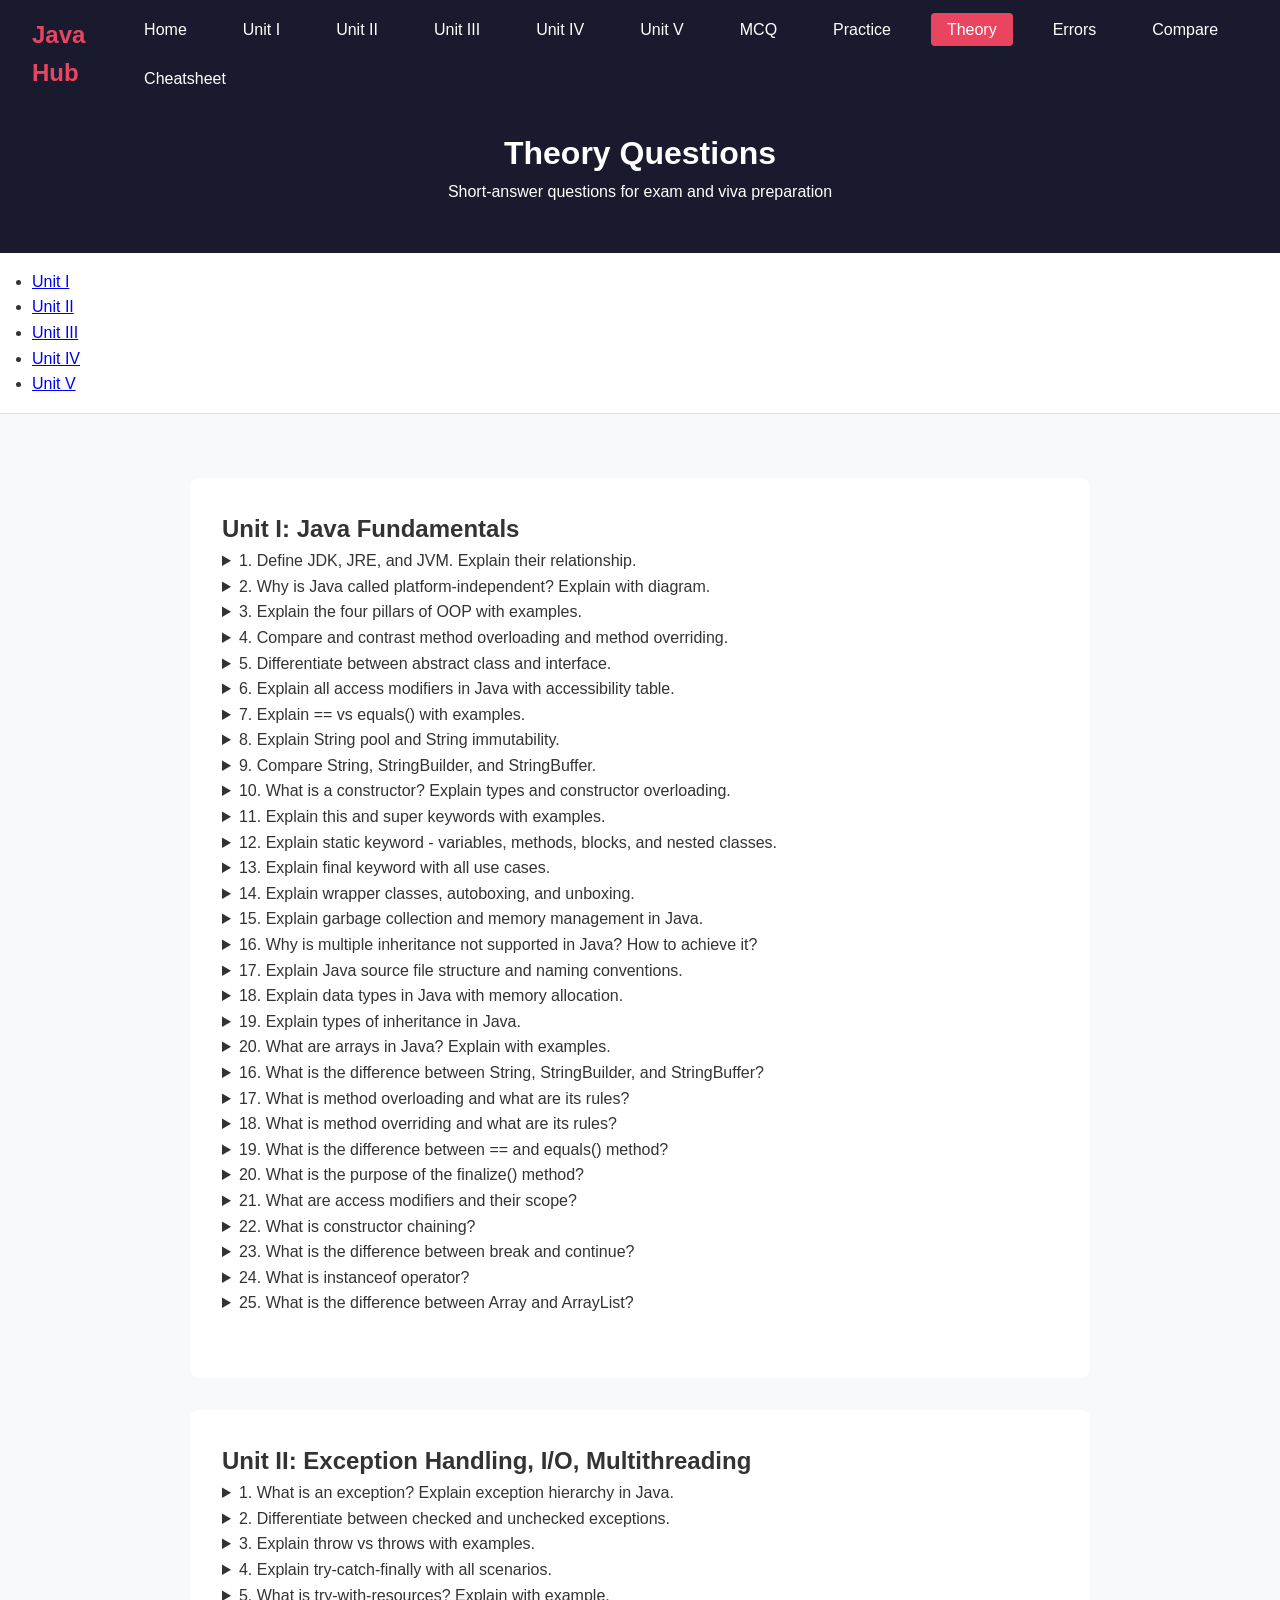
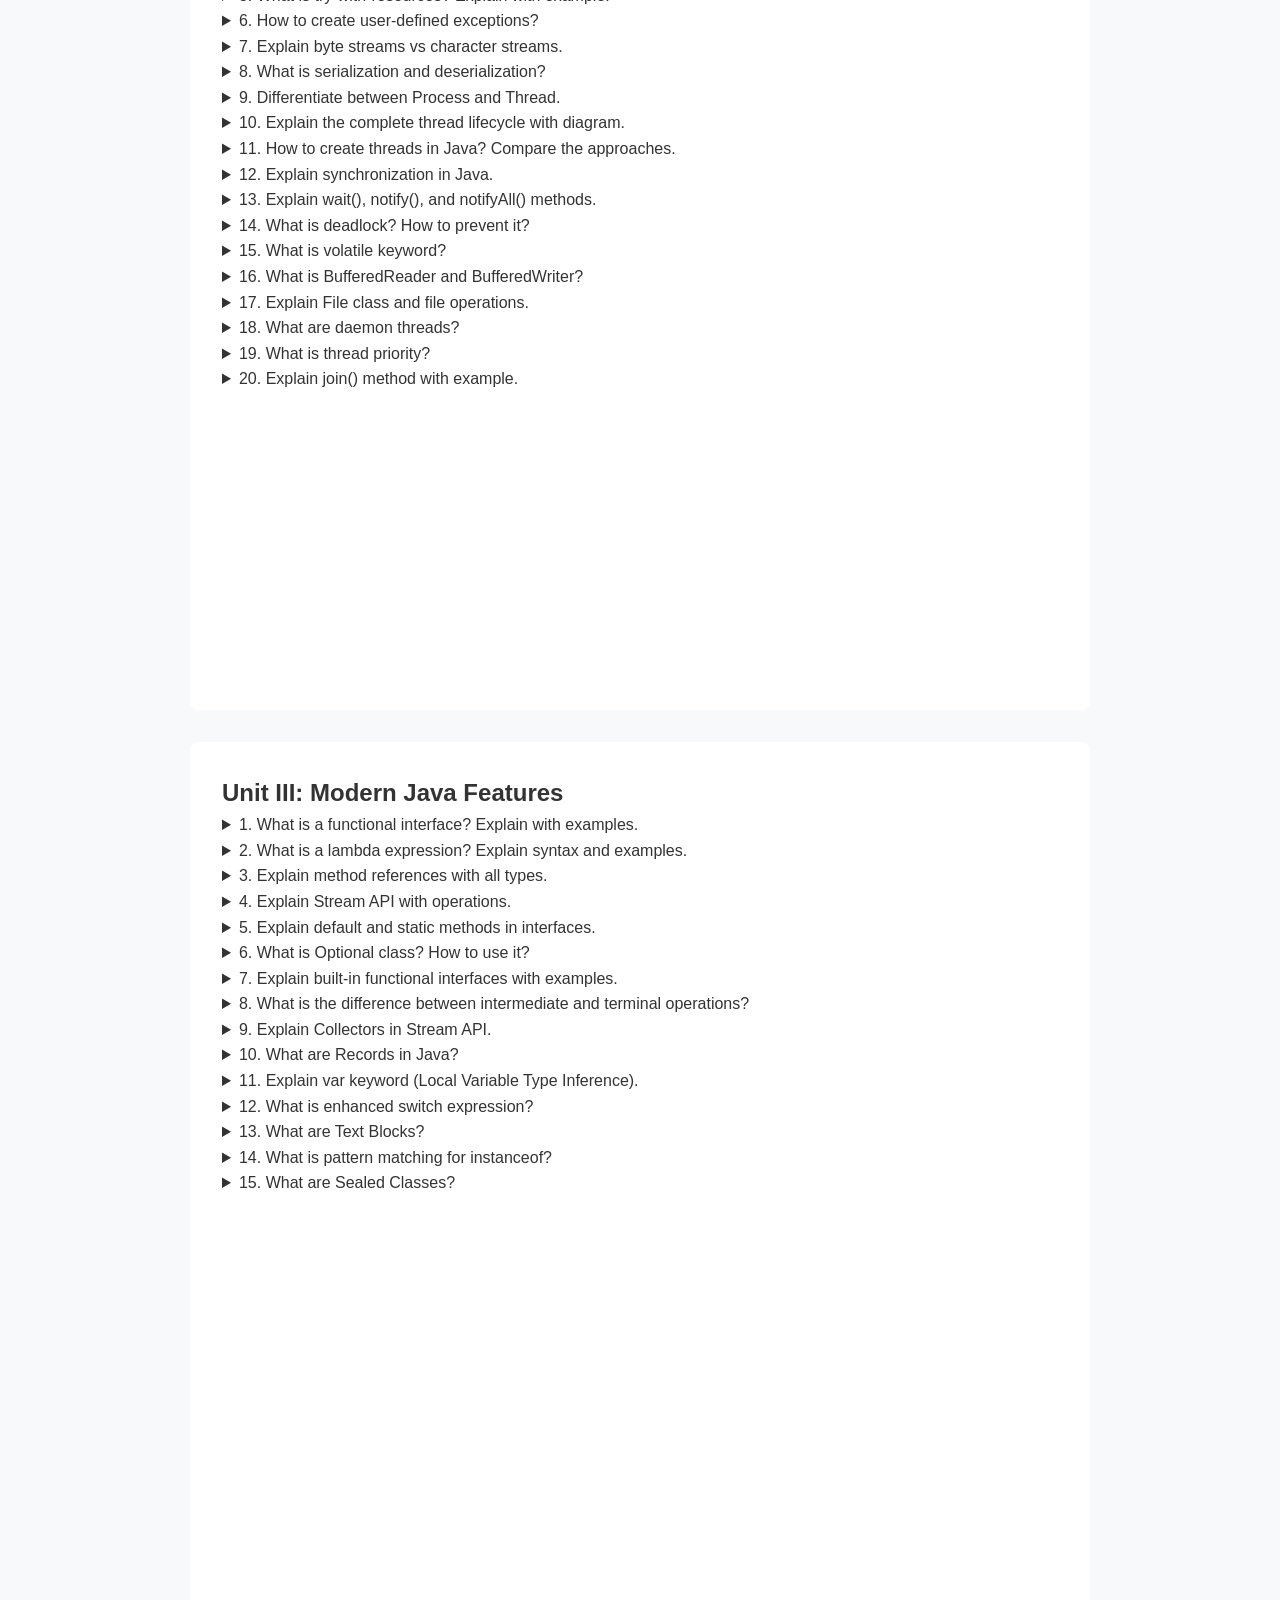
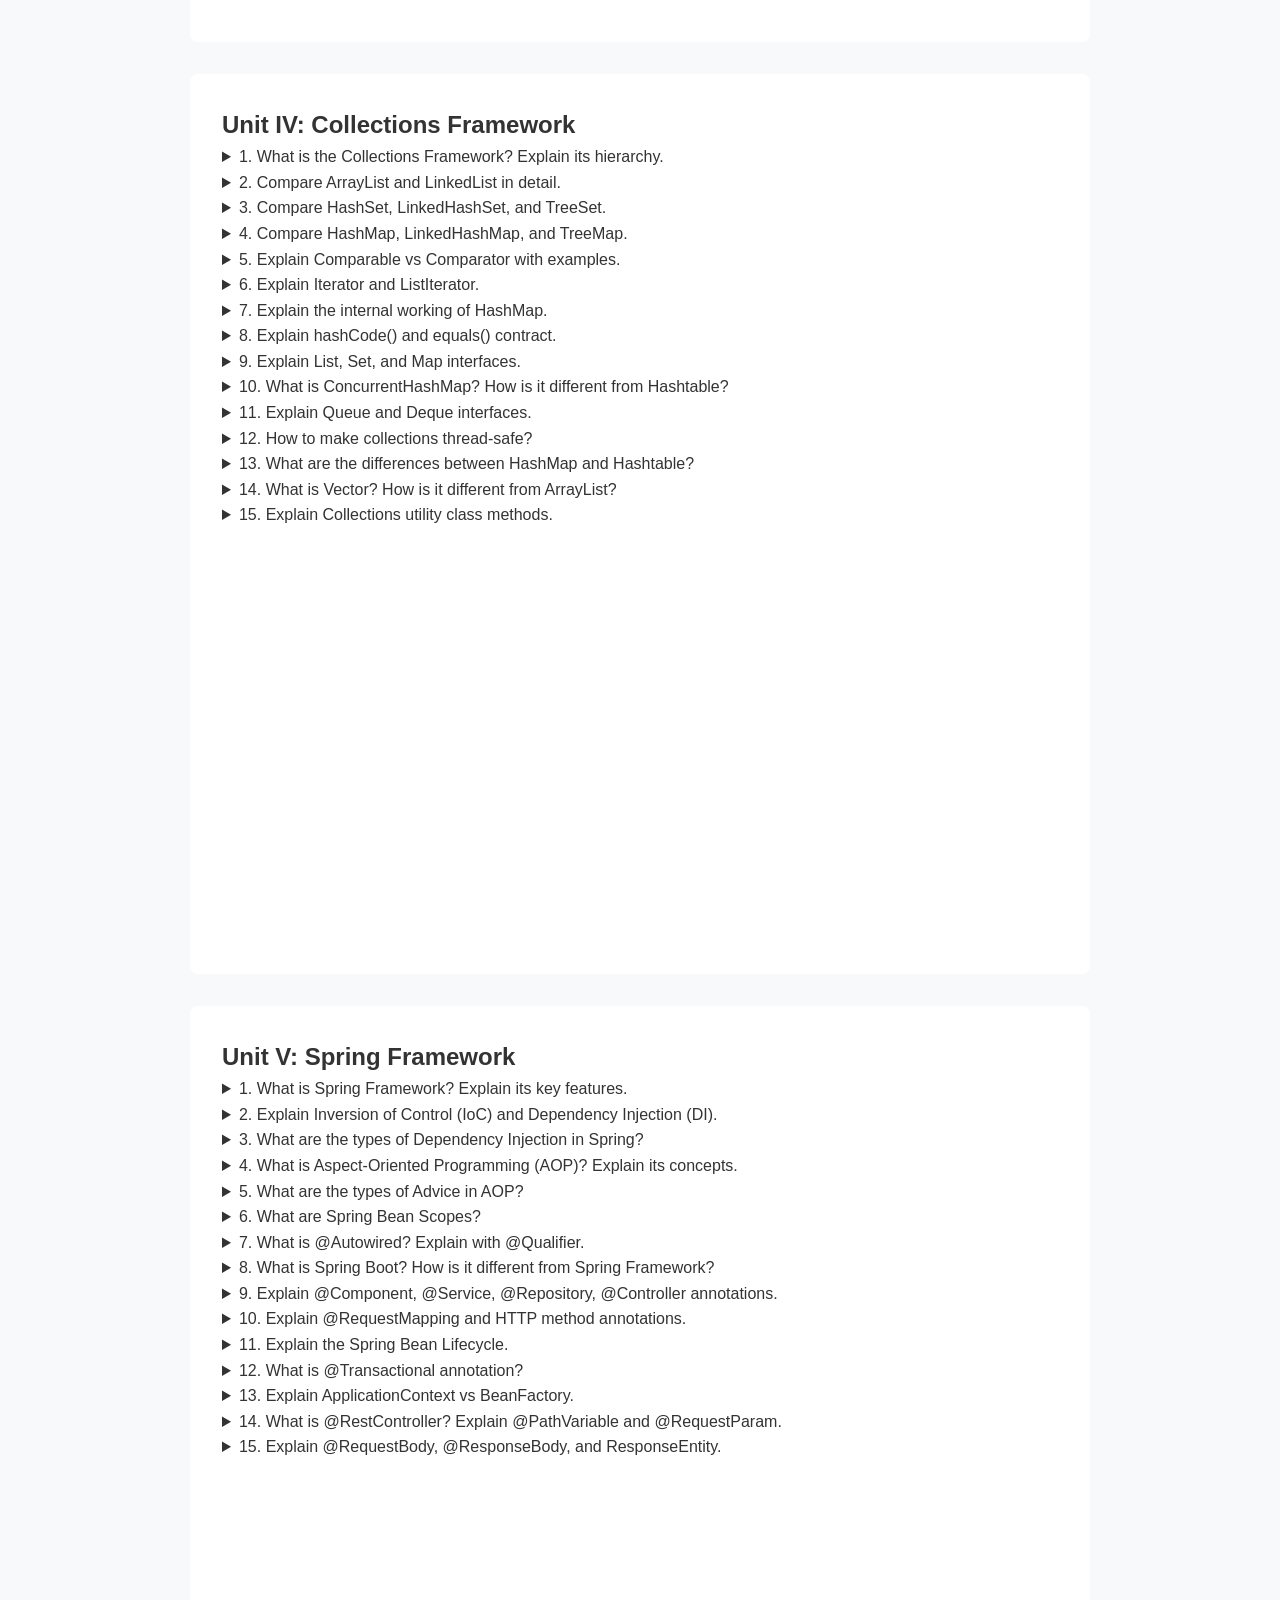
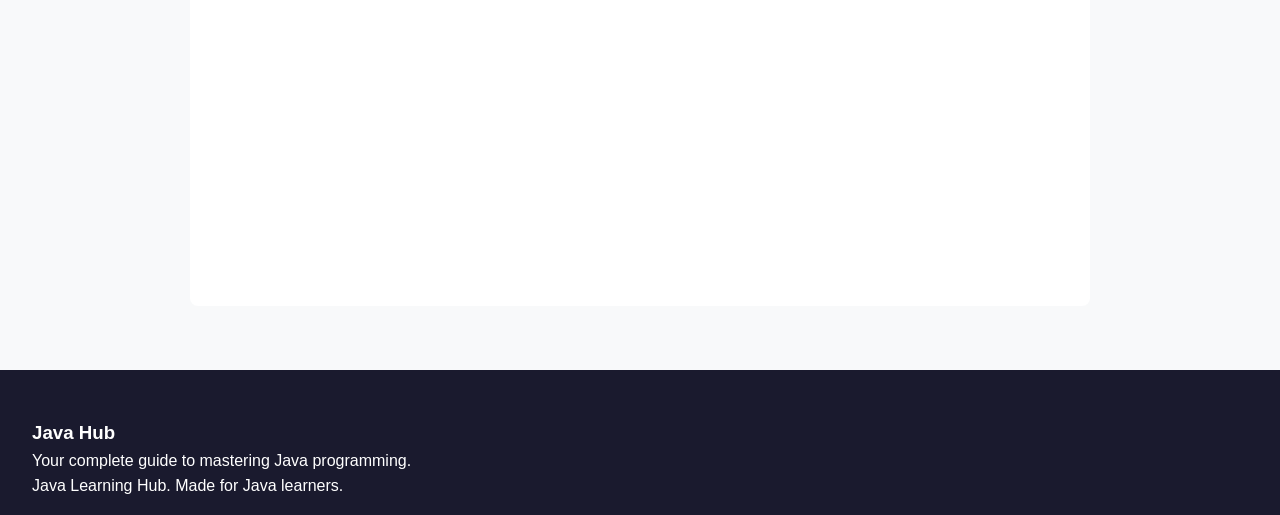
<file: theory.html>
<!DOCTYPE html>
<html lang="en">
<head>
    <meta charset="UTF-8">
    <meta name="viewport" content="width=device-width, initial-scale=1.0">
    <title>Theory Questions - Java Learning Hub</title>
    <link rel="stylesheet" href="styles.css">
</head>
<body>
    <nav class="navbar">
        <div class="nav-brand"><a href="index.html">Java Hub</a></div>
        <ul class="nav-links">
            <li><a href="index.html">Home</a></li>
            <li><a href="unit1.html">Unit I</a></li>
            <li><a href="unit2.html">Unit II</a></li>
            <li><a href="unit3.html">Unit III</a></li>
            <li><a href="unit4.html">Unit IV</a></li>
            <li><a href="unit5.html">Unit V</a></li>
            <li><a href="mcq.html">MCQ</a></li>
            <li><a href="practice.html">Practice</a></li>
            <li><a href="theory.html" class="active">Theory</a></li>
            <li><a href="errors.html">Errors</a></li>
            <li><a href="comparison.html">Compare</a></li>
            <li><a href="cheatsheet.html">Cheatsheet</a></li>
        </ul>
    </nav>

    <header class="unit-header">
        <h1>Theory Questions</h1>
        <p>Short-answer questions for exam and viva preparation</p>
    </header>

    <nav class="topics-nav">
        <ul>
            <li><a href="#unit1">Unit I</a></li>
            <li><a href="#unit2">Unit II</a></li>
            <li><a href="#unit3">Unit III</a></li>
            <li><a href="#unit4">Unit IV</a></li>
            <li><a href="#unit5">Unit V</a></li>
        </ul>
    </nav>

    <main class="container">
        <!-- Unit I -->
        <section id="unit1" class="content-section">
            <h2>Unit I: Java Fundamentals</h2>

            <details class="theory-item">
                <summary>1. Define JDK, JRE, and JVM. Explain their relationship.</summary>
                <div class="answer">
                    <p><strong>JVM (Java Virtual Machine):</strong></p>
                    <ul>
                        <li>Abstract machine that provides runtime environment to execute Java bytecode</li>
                        <li>Platform-dependent (different JVM for Windows, Linux, Mac)</li>
                        <li>Performs memory management, garbage collection, security</li>
                        <li>Components: Class Loader, Bytecode Verifier, Execution Engine</li>
                    </ul>

                    <p><strong>JRE (Java Runtime Environment):</strong></p>
                    <ul>
                        <li>JVM + Java class libraries + supporting files</li>
                        <li>Provides runtime environment to run Java applications</li>
                        <li>Cannot compile Java programs (no development tools)</li>
                        <li>End users need JRE to run Java applications</li>
                    </ul>

                    <p><strong>JDK (Java Development Kit):</strong></p>
                    <ul>
                        <li>JRE + Development tools (javac compiler, debugger, javadoc)</li>
                        <li>Required by developers to write and compile Java programs</li>
                        <li>Includes tools like jar, jdb, javap</li>
                    </ul>

                    <p><strong>Relationship:</strong> JDK ⊃ JRE ⊃ JVM</p>
                    <pre><code>JDK = JRE + Development Tools
JRE = JVM + Library Classes
JVM = Runtime Engine</code></pre>
                </div>
            </details>

            <details class="theory-item">
                <summary>2. Why is Java called platform-independent? Explain with diagram.</summary>
                <div class="answer">
                    <p>Java achieves platform independence through its "Write Once, Run Anywhere" (WORA) philosophy:</p>

                    <p><strong>How it works:</strong></p>
                    <ol>
                        <li>Java source code (.java) is compiled by javac compiler</li>
                        <li>Compiler produces bytecode (.class files), not machine code</li>
                        <li>Bytecode is platform-independent intermediate code</li>
                        <li>JVM on any platform interprets/executes this bytecode</li>
                        <li>JVM converts bytecode to machine-specific instructions</li>
                    </ol>

                    <pre><code>Source Code (.java)
        ↓
   [javac compiler]
        ↓
  Bytecode (.class)  ← Platform Independent
        ↓
   [JVM - Windows]  [JVM - Linux]  [JVM - Mac]
        ↓               ↓              ↓
   Windows Code    Linux Code     Mac Code</code></pre>

                    <p><strong>Key Points:</strong></p>
                    <ul>
                        <li>Java is platform-independent, but JVM is platform-dependent</li>
                        <li>Same bytecode runs on any OS with compatible JVM</li>
                        <li>This differs from C/C++ which compiles directly to machine code</li>
                    </ul>
                </div>
            </details>

            <details class="theory-item">
                <summary>3. Explain the four pillars of OOP with examples.</summary>
                <div class="answer">
                    <p><strong>1. Encapsulation:</strong></p>
                    <p>Bundling data (variables) and methods that operate on data into a single unit (class), hiding internal state.</p>
                    <pre><code>class BankAccount {
    private double balance;  // Hidden data

    public void deposit(double amount) {  // Controlled access
        if (amount > 0) balance += amount;
    }

    public double getBalance() {
        return balance;
    }
}</code></pre>

                    <p><strong>2. Inheritance:</strong></p>
                    <p>Creating new classes from existing ones, inheriting properties and behaviors. Promotes code reuse.</p>
                    <pre><code>class Animal {
    void eat() { System.out.println("Eating..."); }
}

class Dog extends Animal {  // Dog inherits from Animal
    void bark() { System.out.println("Barking..."); }
}

// Dog can use eat() from Animal</code></pre>

                    <p><strong>3. Polymorphism:</strong></p>
                    <p>One interface, multiple implementations. Same method behaves differently based on object.</p>
                    <pre><code>// Compile-time (Overloading)
void print(int x) { }
void print(String s) { }

// Runtime (Overriding)
class Shape { void draw() { } }
class Circle extends Shape {
    void draw() { System.out.println("Drawing Circle"); }
}
class Rectangle extends Shape {
    void draw() { System.out.println("Drawing Rectangle"); }
}

Shape s = new Circle();
s.draw();  // "Drawing Circle" - decided at runtime</code></pre>

                    <p><strong>4. Abstraction:</strong></p>
                    <p>Hiding complex implementation details, showing only essential features.</p>
                    <pre><code>abstract class Vehicle {
    abstract void start();  // What to do, not how
}

class Car extends Vehicle {
    void start() {
        // Complex implementation hidden
        System.out.println("Car started");
    }
}</code></pre>
                </div>
            </details>

            <details class="theory-item">
                <summary>4. Compare and contrast method overloading and method overriding.</summary>
                <div class="answer">
                    <table class="info-table">
                        <tr>
                            <th>Aspect</th>
                            <th>Method Overloading</th>
                            <th>Method Overriding</th>
                        </tr>
                        <tr>
                            <td>Definition</td>
                            <td>Same method name, different parameters</td>
                            <td>Same method signature in parent and child</td>
                        </tr>
                        <tr>
                            <td>Polymorphism Type</td>
                            <td>Compile-time (Static)</td>
                            <td>Runtime (Dynamic)</td>
                        </tr>
                        <tr>
                            <td>Classes Involved</td>
                            <td>Within same class (or inherited)</td>
                            <td>Between parent and child classes</td>
                        </tr>
                        <tr>
                            <td>Parameters</td>
                            <td>Must be different</td>
                            <td>Must be same</td>
                        </tr>
                        <tr>
                            <td>Return Type</td>
                            <td>Can be different</td>
                            <td>Must be same or covariant</td>
                        </tr>
                        <tr>
                            <td>Access Modifier</td>
                            <td>Can be any</td>
                            <td>Cannot be more restrictive</td>
                        </tr>
                        <tr>
                            <td>static/private/final</td>
                            <td>Can be overloaded</td>
                            <td>Cannot be overridden</td>
                        </tr>
                        <tr>
                            <td>Binding</td>
                            <td>Early binding</td>
                            <td>Late binding</td>
                        </tr>
                    </table>

                    <p><strong>Example of Overloading:</strong></p>
                    <pre><code>class Calculator {
    int add(int a, int b) { return a + b; }
    double add(double a, double b) { return a + b; }
    int add(int a, int b, int c) { return a + b + c; }
}</code></pre>

                    <p><strong>Example of Overriding:</strong></p>
                    <pre><code>class Animal {
    void sound() { System.out.println("Some sound"); }
}
class Dog extends Animal {
    @Override
    void sound() { System.out.println("Bark"); }
}</code></pre>
                </div>
            </details>

            <details class="theory-item">
                <summary>5. Differentiate between abstract class and interface.</summary>
                <div class="answer">
                    <table class="info-table">
                        <tr>
                            <th>Aspect</th>
                            <th>Abstract Class</th>
                            <th>Interface</th>
                        </tr>
                        <tr>
                            <td>Methods</td>
                            <td>Abstract and concrete methods</td>
                            <td>Abstract methods (default/static since Java 8)</td>
                        </tr>
                        <tr>
                            <td>Variables</td>
                            <td>Any type (instance, static, final)</td>
                            <td>Only public static final (constants)</td>
                        </tr>
                        <tr>
                            <td>Constructors</td>
                            <td>Can have constructors</td>
                            <td>Cannot have constructors</td>
                        </tr>
                        <tr>
                            <td>Inheritance</td>
                            <td>Single inheritance (extends one)</td>
                            <td>Multiple inheritance (implements many)</td>
                        </tr>
                        <tr>
                            <td>Access Modifiers</td>
                            <td>Any access modifier</td>
                            <td>Methods public by default</td>
                        </tr>
                        <tr>
                            <td>Keyword</td>
                            <td>extends</td>
                            <td>implements</td>
                        </tr>
                        <tr>
                            <td>When to Use</td>
                            <td>Share code among related classes</td>
                            <td>Define a contract for unrelated classes</td>
                        </tr>
                    </table>

                    <p><strong>Example:</strong></p>
                    <pre><code>// Abstract Class
abstract class Animal {
    String name;  // Instance variable

    Animal(String name) { this.name = name; }  // Constructor

    abstract void sound();  // Abstract method

    void sleep() { System.out.println("Sleeping"); }  // Concrete method
}

// Interface
interface Drawable {
    int MAX_SIZE = 100;  // public static final

    void draw();  // public abstract

    default void print() {  // Default method (Java 8+)
        System.out.println("Printing...");
    }
}</code></pre>
                </div>
            </details>

            <details class="theory-item">
                <summary>6. Explain all access modifiers in Java with accessibility table.</summary>
                <div class="answer">
                    <p>Java provides four access modifiers to control visibility of classes, methods, and variables:</p>

                    <table class="info-table">
                        <tr>
                            <th>Modifier</th>
                            <th>Same Class</th>
                            <th>Same Package</th>
                            <th>Subclass (Different Package)</th>
                            <th>Different Package</th>
                        </tr>
                        <tr>
                            <td><strong>public</strong></td>
                            <td>✓</td>
                            <td>✓</td>
                            <td>✓</td>
                            <td>✓</td>
                        </tr>
                        <tr>
                            <td><strong>protected</strong></td>
                            <td>✓</td>
                            <td>✓</td>
                            <td>✓</td>
                            <td>✗</td>
                        </tr>
                        <tr>
                            <td><strong>default</strong></td>
                            <td>✓</td>
                            <td>✓</td>
                            <td>✗</td>
                            <td>✗</td>
                        </tr>
                        <tr>
                            <td><strong>private</strong></td>
                            <td>✓</td>
                            <td>✗</td>
                            <td>✗</td>
                            <td>✗</td>
                        </tr>
                    </table>

                    <p><strong>Usage Guidelines:</strong></p>
                    <ul>
                        <li><strong>private:</strong> For internal implementation details, helper methods</li>
                        <li><strong>default:</strong> For package-level utilities</li>
                        <li><strong>protected:</strong> For methods meant to be overridden by subclasses</li>
                        <li><strong>public:</strong> For API methods that other classes should use</li>
                    </ul>

                    <pre><code>public class Example {
    public int publicVar;       // Accessible everywhere
    protected int protectedVar; // Same package + subclasses
    int defaultVar;             // Same package only
    private int privateVar;     // This class only
}</code></pre>
                </div>
            </details>

            <details class="theory-item">
                <summary>7. Explain == vs equals() with examples.</summary>
                <div class="answer">
                    <p><strong>== Operator:</strong></p>
                    <ul>
                        <li>Compares references (memory addresses) for objects</li>
                        <li>Compares actual values for primitives</li>
                        <li>Returns true if both references point to same object</li>
                    </ul>

                    <p><strong>equals() Method:</strong></p>
                    <ul>
                        <li>Defined in Object class, can be overridden</li>
                        <li>Default implementation uses == (reference comparison)</li>
                        <li>String and wrapper classes override it for content comparison</li>
                    </ul>

                    <pre><code>// Example with Strings
String s1 = new String("Hello");
String s2 = new String("Hello");
String s3 = "Hello";
String s4 = "Hello";

System.out.println(s1 == s2);        // false (different objects)
System.out.println(s1.equals(s2));   // true (same content)
System.out.println(s3 == s4);        // true (String pool - same reference)
System.out.println(s3.equals(s4));   // true (same content)

// Example with primitives
int a = 5, b = 5;
System.out.println(a == b);          // true (value comparison)

// Example with custom class
class Person {
    String name;
    Person(String name) { this.name = name; }

    @Override
    public boolean equals(Object obj) {
        if (obj instanceof Person) {
            return this.name.equals(((Person) obj).name);
        }
        return false;
    }
}

Person p1 = new Person("John");
Person p2 = new Person("John");
System.out.println(p1 == p2);        // false
System.out.println(p1.equals(p2));   // true (overridden)</code></pre>
                </div>
            </details>

            <details class="theory-item">
                <summary>8. Explain String pool and String immutability.</summary>
                <div class="answer">
                    <p><strong>String Pool (String Intern Pool):</strong></p>
                    <ul>
                        <li>Special memory area in heap for storing String literals</li>
                        <li>When String literal is created, JVM checks pool first</li>
                        <li>If exists, returns existing reference; else creates new entry</li>
                        <li>Saves memory by reusing identical strings</li>
                    </ul>

                    <pre><code>String s1 = "Hello";  // Creates in pool
String s2 = "Hello";  // Returns same reference from pool
String s3 = new String("Hello");  // Creates new object in heap

System.out.println(s1 == s2);  // true (same pool reference)
System.out.println(s1 == s3);  // false (different objects)

// intern() moves string to pool
String s4 = s3.intern();
System.out.println(s1 == s4);  // true</code></pre>

                    <p><strong>String Immutability:</strong></p>
                    <ul>
                        <li>Once created, String content cannot be changed</li>
                        <li>Any modification creates a new String object</li>
                        <li>String class is final (cannot be extended)</li>
                    </ul>

                    <p><strong>Why Strings are Immutable:</strong></p>
                    <ol>
                        <li><strong>Security:</strong> Strings used in network connections, database URLs, file paths</li>
                        <li><strong>String Pool:</strong> Multiple references can safely share same String</li>
                        <li><strong>Thread Safety:</strong> Immutable objects are inherently thread-safe</li>
                        <li><strong>Hashcode Caching:</strong> Hash can be cached for HashMap keys</li>
                    </ol>

                    <pre><code>String s = "Hello";
s.concat(" World");  // Creates new String, s unchanged
System.out.println(s);  // "Hello"

s = s.concat(" World");  // s now points to new String
System.out.println(s);  // "Hello World"</code></pre>
                </div>
            </details>

            <details class="theory-item">
                <summary>9. Compare String, StringBuilder, and StringBuffer.</summary>
                <div class="answer">
                    <table class="info-table">
                        <tr>
                            <th>Feature</th>
                            <th>String</th>
                            <th>StringBuilder</th>
                            <th>StringBuffer</th>
                        </tr>
                        <tr>
                            <td>Mutability</td>
                            <td>Immutable</td>
                            <td>Mutable</td>
                            <td>Mutable</td>
                        </tr>
                        <tr>
                            <td>Thread Safety</td>
                            <td>Yes (immutable)</td>
                            <td>No</td>
                            <td>Yes (synchronized)</td>
                        </tr>
                        <tr>
                            <td>Performance</td>
                            <td>Slow for modifications</td>
                            <td>Fastest</td>
                            <td>Slower than StringBuilder</td>
                        </tr>
                        <tr>
                            <td>Memory</td>
                            <td>Creates new objects</td>
                            <td>Modifies in place</td>
                            <td>Modifies in place</td>
                        </tr>
                        <tr>
                            <td>Storage</td>
                            <td>String Pool + Heap</td>
                            <td>Heap only</td>
                            <td>Heap only</td>
                        </tr>
                        <tr>
                            <td>When to Use</td>
                            <td>Few modifications</td>
                            <td>Single-threaded, many modifications</td>
                            <td>Multi-threaded, many modifications</td>
                        </tr>
                    </table>

                    <pre><code>// String - inefficient for concatenation
String s = "";
for (int i = 0; i < 1000; i++) {
    s += i;  // Creates 1000 new String objects!
}

// StringBuilder - efficient
StringBuilder sb = new StringBuilder();
for (int i = 0; i < 1000; i++) {
    sb.append(i);  // Modifies same object
}
String result = sb.toString();

// StringBuffer - thread-safe
StringBuffer sbuf = new StringBuffer();
sbuf.append("Hello");
sbuf.append(" World");
// Safe to use in multiple threads</code></pre>
                </div>
            </details>

            <details class="theory-item">
                <summary>10. What is a constructor? Explain types and constructor overloading.</summary>
                <div class="answer">
                    <p><strong>Constructor:</strong></p>
                    <ul>
                        <li>Special method called automatically when object is created</li>
                        <li>Same name as class, no return type (not even void)</li>
                        <li>Used to initialize object state</li>
                        <li>Cannot be static, final, or abstract</li>
                    </ul>

                    <p><strong>Types of Constructors:</strong></p>

                    <p><strong>1. Default Constructor:</strong></p>
                    <pre><code>class Student {
    String name;
    // Compiler provides: Student() { }
}
Student s = new Student();  // Uses default constructor</code></pre>

                    <p><strong>2. Parameterized Constructor:</strong></p>
                    <pre><code>class Student {
    String name;
    int age;

    Student(String name, int age) {
        this.name = name;
        this.age = age;
    }
}
Student s = new Student("John", 20);</code></pre>

                    <p><strong>3. Copy Constructor (User-defined):</strong></p>
                    <pre><code>class Student {
    String name;

    Student(Student other) {
        this.name = other.name;
    }
}
Student s1 = new Student("John");
Student s2 = new Student(s1);  // Copy of s1</code></pre>

                    <p><strong>Constructor Overloading:</strong></p>
                    <pre><code>class Rectangle {
    int length, width;

    Rectangle() {  // Default
        length = width = 1;
    }

    Rectangle(int side) {  // Square
        length = width = side;
    }

    Rectangle(int l, int w) {  // Custom
        length = l;
        width = w;
    }
}

Rectangle r1 = new Rectangle();        // 1x1
Rectangle r2 = new Rectangle(5);       // 5x5
Rectangle r3 = new Rectangle(4, 6);    // 4x6</code></pre>
                </div>
            </details>

            <details class="theory-item">
                <summary>11. Explain this and super keywords with examples.</summary>
                <div class="answer">
                    <p><strong>this Keyword:</strong></p>
                    <ul>
                        <li>Refers to current object instance</li>
                        <li>Used to distinguish instance variables from parameters</li>
                        <li>Can call current class constructor: this()</li>
                        <li>Can pass current object as argument</li>
                    </ul>

                    <pre><code>class Student {
    String name;
    int age;

    Student(String name, int age) {
        this.name = name;  // this.name = instance variable
        this.age = age;
    }

    Student(String name) {
        this(name, 18);  // Calls parameterized constructor
    }

    void display() {
        print(this);  // Pass current object
    }
}</code></pre>

                    <p><strong>super Keyword:</strong></p>
                    <ul>
                        <li>Refers to immediate parent class object</li>
                        <li>Used to access parent class members (hidden by child)</li>
                        <li>Can call parent class constructor: super()</li>
                        <li>Must be first statement in constructor</li>
                    </ul>

                    <pre><code>class Animal {
    String name = "Animal";

    Animal(String name) {
        this.name = name;
    }

    void display() {
        System.out.println("Animal display");
    }
}

class Dog extends Animal {
    String name = "Dog";

    Dog(String name) {
        super(name);  // Call parent constructor
    }

    void display() {
        System.out.println(name);        // Dog
        System.out.println(super.name);  // Animal
        super.display();  // Call parent method
    }
}</code></pre>
                </div>
            </details>

            <details class="theory-item">
                <summary>12. Explain static keyword - variables, methods, blocks, and nested classes.</summary>
                <div class="answer">
                    <p><strong>Static members belong to class, not instances:</strong></p>

                    <p><strong>1. Static Variables:</strong></p>
                    <ul>
                        <li>One copy shared by all instances</li>
                        <li>Memory allocated when class loads</li>
                        <li>Also called class variables</li>
                    </ul>
                    <pre><code>class Counter {
    static int count = 0;  // Shared
    int id;                // Unique per object

    Counter() {
        count++;
        id = count;
    }
}
Counter c1 = new Counter();  // count=1, c1.id=1
Counter c2 = new Counter();  // count=2, c2.id=2
System.out.println(Counter.count);  // 2</code></pre>

                    <p><strong>2. Static Methods:</strong></p>
                    <ul>
                        <li>Called without creating object</li>
                        <li>Cannot access instance variables/methods directly</li>
                        <li>Cannot use this or super</li>
                    </ul>
                    <pre><code>class MathUtils {
    static int square(int n) {
        return n * n;
    }
}
int result = MathUtils.square(5);  // 25</code></pre>

                    <p><strong>3. Static Blocks:</strong></p>
                    <ul>
                        <li>Executed once when class is loaded</li>
                        <li>Used for static initialization</li>
                    </ul>
                    <pre><code>class Database {
    static Connection conn;

    static {
        System.out.println("Class loading...");
        conn = createConnection();
    }
}</code></pre>

                    <p><strong>4. Static Nested Classes:</strong></p>
                    <pre><code>class Outer {
    static class Nested {
        void display() {
            System.out.println("Static nested class");
        }
    }
}
Outer.Nested obj = new Outer.Nested();</code></pre>
                </div>
            </details>

            <details class="theory-item">
                <summary>13. Explain final keyword with all use cases.</summary>
                <div class="answer">
                    <p><strong>1. Final Variable (Constant):</strong></p>
                    <ul>
                        <li>Value cannot be changed once assigned</li>
                        <li>Must be initialized (at declaration, constructor, or static block)</li>
                        <li>Convention: UPPER_CASE names</li>
                    </ul>
                    <pre><code>class Circle {
    final double PI = 3.14159;       // Initialized at declaration
    final int radius;

    Circle(int r) {
        radius = r;                   // Initialized in constructor
    }
}

final int MAX_VALUE = 100;
MAX_VALUE = 200;  // ERROR: cannot reassign</code></pre>

                    <p><strong>2. Final Method:</strong></p>
                    <ul>
                        <li>Cannot be overridden by subclasses</li>
                        <li>Used for security and design constraints</li>
                    </ul>
                    <pre><code>class Parent {
    final void display() {
        System.out.println("Cannot override this");
    }
}

class Child extends Parent {
    // void display() { }  // ERROR: cannot override final method
}</code></pre>

                    <p><strong>3. Final Class:</strong></p>
                    <ul>
                        <li>Cannot be extended (no inheritance)</li>
                        <li>Example: String, Integer, Math classes</li>
                    </ul>
                    <pre><code>final class ImmutableClass {
    // Class content
}

// class ExtendedClass extends ImmutableClass { }  // ERROR</code></pre>

                    <p><strong>4. Final Parameters:</strong></p>
                    <pre><code>void process(final int value) {
    // value = 10;  // ERROR: cannot modify final parameter
}</code></pre>

                    <p><strong>Final vs Immutability:</strong></p>
                    <pre><code>final List&lt;String&gt; list = new ArrayList&lt;&gt;();
list.add("Hello");    // OK - modifying contents
// list = new ArrayList&lt;&gt;();  // ERROR - reassigning reference</code></pre>
                </div>
            </details>

            <details class="theory-item">
                <summary>14. Explain wrapper classes, autoboxing, and unboxing.</summary>
                <div class="answer">
                    <p><strong>Wrapper Classes:</strong></p>
                    <p>Classes that wrap primitive types as objects. Located in java.lang package.</p>

                    <table class="info-table">
                        <tr>
                            <th>Primitive</th>
                            <th>Wrapper Class</th>
                            <th>Example</th>
                        </tr>
                        <tr><td>byte</td><td>Byte</td><td>Byte.parseByte("10")</td></tr>
                        <tr><td>short</td><td>Short</td><td>Short.valueOf(100)</td></tr>
                        <tr><td>int</td><td>Integer</td><td>Integer.parseInt("123")</td></tr>
                        <tr><td>long</td><td>Long</td><td>Long.valueOf(1000L)</td></tr>
                        <tr><td>float</td><td>Float</td><td>Float.parseFloat("3.14")</td></tr>
                        <tr><td>double</td><td>Double</td><td>Double.valueOf(3.14)</td></tr>
                        <tr><td>char</td><td>Character</td><td>Character.valueOf('A')</td></tr>
                        <tr><td>boolean</td><td>Boolean</td><td>Boolean.TRUE</td></tr>
                    </table>

                    <p><strong>Why Wrapper Classes:</strong></p>
                    <ul>
                        <li>Collections only work with objects, not primitives</li>
                        <li>Provide utility methods (parsing, conversion)</li>
                        <li>Allow null values</li>
                        <li>Required for generics</li>
                    </ul>

                    <p><strong>Autoboxing (Primitive → Wrapper):</strong></p>
                    <pre><code>Integer num = 100;  // Autoboxing: int → Integer
List&lt;Integer&gt; list = new ArrayList&lt;&gt;();
list.add(10);  // Autoboxing</code></pre>

                    <p><strong>Unboxing (Wrapper → Primitive):</strong></p>
                    <pre><code>Integer obj = Integer.valueOf(100);
int num = obj;  // Unboxing: Integer → int

int sum = obj + 50;  // Automatic unboxing for arithmetic</code></pre>

                    <p><strong>Common Methods:</strong></p>
                    <pre><code>// Parsing strings
int i = Integer.parseInt("123");
double d = Double.parseDouble("3.14");

// Converting to strings
String s = Integer.toString(123);

// Comparing
Integer.compare(10, 20);  // -1

// Min/Max values
Integer.MAX_VALUE;  // 2147483647
Integer.MIN_VALUE;  // -2147483648</code></pre>
                </div>
            </details>

            <details class="theory-item">
                <summary>15. Explain garbage collection and memory management in Java.</summary>
                <div class="answer">
                    <p><strong>Garbage Collection:</strong></p>
                    <ul>
                        <li>Automatic memory management by JVM</li>
                        <li>Reclaims memory from objects no longer in use</li>
                        <li>Runs in background as a daemon thread</li>
                        <li>Cannot be forced, only requested via System.gc()</li>
                    </ul>

                    <p><strong>When an Object Becomes Eligible for GC:</strong></p>
                    <ol>
                        <li>Reference set to null: <code>obj = null;</code></li>
                        <li>Reference reassigned: <code>obj = new Object();</code></li>
                        <li>Object created inside method (after method returns)</li>
                        <li>Island of isolation (objects referencing each other, but unreachable)</li>
                    </ol>

                    <p><strong>Memory Areas:</strong></p>
                    <pre><code>┌─────────────────────────────┐
│          Method Area        │ ← Class metadata, static vars
├─────────────────────────────┤
│            Heap             │ ← Objects, instance variables
│  ┌────────┬───────────────┐ │
│  │ Young  │     Old       │ │
│  │  Gen   │  Generation   │ │
│  └────────┴───────────────┘ │
├─────────────────────────────┤
│     Stack (per thread)      │ ← Local variables, method calls
├─────────────────────────────┤
│     PC Registers            │ ← Current instruction
├─────────────────────────────┤
│     Native Method Stack     │ ← Native method info
└─────────────────────────────┘</code></pre>

                    <p><strong>finalize() Method:</strong></p>
                    <pre><code>class Resource {
    @Override
    protected void finalize() throws Throwable {
        System.out.println("Cleanup before GC");
        // Release resources
        super.finalize();
    }
}</code></pre>

                    <p><strong>Best Practices:</strong></p>
                    <ul>
                        <li>Nullify references when done with large objects</li>
                        <li>Use try-with-resources for closeable resources</li>
                        <li>Avoid creating unnecessary objects in loops</li>
                        <li>Use StringBuilder for string concatenation</li>
                    </ul>
                </div>
            </details>

            <details class="theory-item">
                <summary>16. Why is multiple inheritance not supported in Java? How to achieve it?</summary>
                <div class="answer">
                    <p><strong>The Diamond Problem:</strong></p>
                    <p>If Java allowed multiple inheritance with classes:</p>
                    <pre><code>class A {
    void display() { System.out.println("A"); }
}
class B extends A {
    void display() { System.out.println("B"); }
}
class C extends A {
    void display() { System.out.println("C"); }
}
class D extends B, C { }  // NOT ALLOWED!
// Which display() would D inherit? Ambiguity!</code></pre>

                    <p><strong>Solution: Interfaces</strong></p>
                    <p>Java supports multiple inheritance through interfaces:</p>
                    <pre><code>interface Printable {
    void print();
}

interface Showable {
    void show();
}

class Document implements Printable, Showable {
    public void print() {
        System.out.println("Printing document");
    }

    public void show() {
        System.out.println("Showing document");
    }
}</code></pre>

                    <p><strong>Default Methods (Java 8+) Conflict:</strong></p>
                    <pre><code>interface A {
    default void display() { System.out.println("A"); }
}
interface B {
    default void display() { System.out.println("B"); }
}

class C implements A, B {
    // Must override to resolve conflict
    public void display() {
        A.super.display();  // Choose A's implementation
        // or B.super.display();
        // or provide own implementation
    }
}</code></pre>
                </div>
            </details>

            <details class="theory-item">
                <summary>17. Explain Java source file structure and naming conventions.</summary>
                <div class="answer">
                    <p><strong>Source File Structure:</strong></p>
                    <pre><code>// 1. Package declaration (optional, must be first)
package com.example.myapp;

// 2. Import statements (optional)
import java.util.List;
import java.util.ArrayList;
// import java.util.*;  // Wildcard import

// 3. Class/Interface declarations
public class MyClass {
    // Class body
}

class HelperClass {
    // Only one public class per file
}</code></pre>

                    <p><strong>Naming Conventions:</strong></p>
                    <table class="info-table">
                        <tr>
                            <th>Element</th>
                            <th>Convention</th>
                            <th>Example</th>
                        </tr>
                        <tr>
                            <td>Package</td>
                            <td>lowercase, dot-separated</td>
                            <td>com.company.project</td>
                        </tr>
                        <tr>
                            <td>Class/Interface</td>
                            <td>PascalCase (UpperCamelCase)</td>
                            <td>StudentRecord, Runnable</td>
                        </tr>
                        <tr>
                            <td>Method</td>
                            <td>camelCase</td>
                            <td>getName(), calculateTotal()</td>
                        </tr>
                        <tr>
                            <td>Variable</td>
                            <td>camelCase</td>
                            <td>studentName, totalAmount</td>
                        </tr>
                        <tr>
                            <td>Constant</td>
                            <td>UPPER_SNAKE_CASE</td>
                            <td>MAX_VALUE, PI</td>
                        </tr>
                    </table>

                    <p><strong>File Naming Rules:</strong></p>
                    <ul>
                        <li>File name must match public class name</li>
                        <li>Extension must be .java</li>
                        <li>One public class per source file</li>
                        <li>Multiple non-public classes allowed</li>
                    </ul>
                </div>
            </details>

            <details class="theory-item">
                <summary>18. Explain data types in Java with memory allocation.</summary>
                <div class="answer">
                    <p><strong>Primitive Data Types:</strong></p>
                    <table class="info-table">
                        <tr>
                            <th>Type</th>
                            <th>Size</th>
                            <th>Range</th>
                            <th>Default</th>
                        </tr>
                        <tr>
                            <td>byte</td>
                            <td>1 byte</td>
                            <td>-128 to 127</td>
                            <td>0</td>
                        </tr>
                        <tr>
                            <td>short</td>
                            <td>2 bytes</td>
                            <td>-32,768 to 32,767</td>
                            <td>0</td>
                        </tr>
                        <tr>
                            <td>int</td>
                            <td>4 bytes</td>
                            <td>-2³¹ to 2³¹-1</td>
                            <td>0</td>
                        </tr>
                        <tr>
                            <td>long</td>
                            <td>8 bytes</td>
                            <td>-2⁶³ to 2⁶³-1</td>
                            <td>0L</td>
                        </tr>
                        <tr>
                            <td>float</td>
                            <td>4 bytes</td>
                            <td>±3.4e38</td>
                            <td>0.0f</td>
                        </tr>
                        <tr>
                            <td>double</td>
                            <td>8 bytes</td>
                            <td>±1.7e308</td>
                            <td>0.0d</td>
                        </tr>
                        <tr>
                            <td>char</td>
                            <td>2 bytes</td>
                            <td>0 to 65,535 (Unicode)</td>
                            <td>'\u0000'</td>
                        </tr>
                        <tr>
                            <td>boolean</td>
                            <td>~1 bit</td>
                            <td>true / false</td>
                            <td>false</td>
                        </tr>
                    </table>

                    <p><strong>Reference Data Types:</strong></p>
                    <ul>
                        <li>Classes, Interfaces, Arrays</li>
                        <li>Store reference (memory address) to actual object</li>
                        <li>Default value is null</li>
                        <li>Objects stored in Heap memory</li>
                    </ul>

                    <p><strong>Type Conversion:</strong></p>
                    <pre><code>// Implicit (Widening) - Automatic
int i = 100;
long l = i;      // int → long
double d = l;    // long → double

// Explicit (Narrowing) - Casting required
double d = 100.99;
int i = (int) d;  // 100 (decimal lost)

// byte → short → int → long → float → double</code></pre>
                </div>
            </details>

            <details class="theory-item">
                <summary>19. Explain types of inheritance in Java.</summary>
                <div class="answer">
                    <p><strong>1. Single Inheritance:</strong></p>
                    <pre><code>class Animal { }
class Dog extends Animal { }
// One parent, one child</code></pre>

                    <p><strong>2. Multilevel Inheritance:</strong></p>
                    <pre><code>class Animal { }
class Mammal extends Animal { }
class Dog extends Mammal { }
// Chain of inheritance</code></pre>

                    <p><strong>3. Hierarchical Inheritance:</strong></p>
                    <pre><code>class Animal { }
class Dog extends Animal { }
class Cat extends Animal { }
// Multiple children, one parent</code></pre>

                    <p><strong>4. Multiple Inheritance (via Interfaces):</strong></p>
                    <pre><code>interface Flyable { void fly(); }
interface Swimmable { void swim(); }

class Duck implements Flyable, Swimmable {
    public void fly() { }
    public void swim() { }
}</code></pre>

                    <p><strong>5. Hybrid Inheritance (via Interfaces):</strong></p>
                    <pre><code>interface A { }
interface B extends A { }
interface C extends A { }
class D implements B, C { }
// Combination of multiple types</code></pre>

                    <p><strong>Not Supported:</strong> Multiple inheritance with classes (Diamond Problem)</p>
                </div>
            </details>

            <details class="theory-item">
                <summary>20. What are arrays in Java? Explain with examples.</summary>
                <div class="answer">
                    <p><strong>Array Definition:</strong></p>
                    <ul>
                        <li>Container holding fixed number of values of same type</li>
                        <li>Zero-indexed (first element at index 0)</li>
                        <li>Size fixed at creation, cannot be changed</li>
                        <li>Stored in contiguous memory locations</li>
                    </ul>

                    <p><strong>Declaration and Initialization:</strong></p>
                    <pre><code>// Declaration
int[] numbers;          // Preferred
int numbers[];          // Also valid

// Instantiation
numbers = new int[5];   // Creates array of 5 integers

// Declaration + Instantiation
int[] arr = new int[5];

// Declaration + Initialization
int[] arr = {1, 2, 3, 4, 5};
int[] arr = new int[]{1, 2, 3, 4, 5};</code></pre>

                    <p><strong>Multi-dimensional Arrays:</strong></p>
                    <pre><code>// 2D Array
int[][] matrix = new int[3][4];  // 3 rows, 4 columns
int[][] matrix = {
    {1, 2, 3},
    {4, 5, 6},
    {7, 8, 9}
};

// Jagged Array (different column sizes)
int[][] jagged = new int[3][];
jagged[0] = new int[2];
jagged[1] = new int[4];
jagged[2] = new int[3];</code></pre>

                    <p><strong>Common Operations:</strong></p>
                    <pre><code>int[] arr = {10, 20, 30, 40, 50};

// Access element
int first = arr[0];      // 10

// Length property
int size = arr.length;   // 5

// Iterate
for (int i = 0; i < arr.length; i++) {
    System.out.println(arr[i]);
}

// Enhanced for loop
for (int num : arr) {
    System.out.println(num);
}

// Arrays utility class
Arrays.sort(arr);
Arrays.fill(arr, 0);
int index = Arrays.binarySearch(arr, 30);</code></pre>
                </div>
            </details>

            <details class="theory-item">
                <summary>16. What is the difference between String, StringBuilder, and StringBuffer?</summary>
                <div class="answer">
                    <p><strong>String:</strong> Immutable. Every modification creates a new object. Thread-safe by immutability.</p>
                    <p><strong>StringBuilder:</strong> Mutable. More efficient for concatenation. Not thread-safe.</p>
                    <p><strong>StringBuffer:</strong> Mutable and synchronized. Thread-safe but slower than StringBuilder.</p>
                    <p><strong>Use case:</strong> String for fixed values, StringBuilder for single-threaded string manipulation, StringBuffer for multi-threaded scenarios.</p>
                </div>
            </details>

            <details class="theory-item">
                <summary>17. What is method overloading and what are its rules?</summary>
                <div class="answer">
                    <p>Method overloading: Same method name, different parameters in same class. Compile-time polymorphism.</p>
                    <p><strong>Rules:</strong></p>
                    <ul>
                        <li>Must have different parameter list (number or types)</li>
                        <li>Return type can be different but doesn't contribute to overloading</li>
                        <li>Access modifiers can be different</li>
                        <li>Can throw different exceptions</li>
                    </ul>
                </div>
            </details>

            <details class="theory-item">
                <summary>18. What is method overriding and what are its rules?</summary>
                <div class="answer">
                    <p>Method overriding: Subclass provides specific implementation of parent class method. Runtime polymorphism.</p>
                    <p><strong>Rules:</strong></p>
                    <ul>
                        <li>Must have same signature as parent method</li>
                        <li>Return type must be same or covariant</li>
                        <li>Access modifier cannot be more restrictive</li>
                        <li>Cannot override static, final, or private methods</li>
                        <li>@Override annotation recommended</li>
                    </ul>
                </div>
            </details>

            <details class="theory-item">
                <summary>19. What is the difference between == and equals() method?</summary>
                <div class="answer">
                    <p><strong>== operator:</strong> Compares references (memory addresses) for objects. For primitives, compares values.</p>
                    <p><strong>equals() method:</strong> Compares content/values of objects. Defined in Object class, can be overridden.</p>
                    <p><strong>Example:</strong> String s1 = "Hello"; String s2 = new String("Hello");<br/>
                    s1 == s2 returns false (different objects)<br/>
                    s1.equals(s2) returns true (same content)</p>
                </div>
            </details>

            <details class="theory-item">
                <summary>20. What is the purpose of the finalize() method?</summary>
                <div class="answer">
                    <p>Called by garbage collector before destroying object. Used for cleanup activities (close files, release resources).</p>
                    <p><strong>Note:</strong> Not guaranteed to be called. Deprecated in Java 9. Use try-with-resources or cleaner API instead.</p>
                </div>
            </details>

            <details class="theory-item">
                <summary>21. What are access modifiers and their scope?</summary>
                <div class="answer">
                    <table class="info-table">
                        <tr><th>Modifier</th><th>Class</th><th>Package</th><th>Subclass</th><th>World</th></tr>
                        <tr><td>public</td><td>Yes</td><td>Yes</td><td>Yes</td><td>Yes</td></tr>
                        <tr><td>protected</td><td>Yes</td><td>Yes</td><td>Yes</td><td>No</td></tr>
                        <tr><td>default</td><td>Yes</td><td>Yes</td><td>No</td><td>No</td></tr>
                        <tr><td>private</td><td>Yes</td><td>No</td><td>No</td><td>No</td></tr>
                    </table>
                </div>
            </details>

            <details class="theory-item">
                <summary>22. What is constructor chaining?</summary>
                <div class="answer">
                    <p>Process of calling one constructor from another constructor using this() or super().</p>
                    <p><strong>this():</strong> Calls another constructor in same class. Must be first statement.</p>
                    <p><strong>super():</strong> Calls parent class constructor. Must be first statement.</p>
                    <p><strong>Use case:</strong> Avoid code duplication, initialize object in different ways.</p>
                </div>
            </details>

            <details class="theory-item">
                <summary>23. What is the difference between break and continue?</summary>
                <div class="answer">
                    <p><strong>break:</strong> Exits the loop completely. Control moves to statement after loop.</p>
                    <p><strong>continue:</strong> Skips current iteration. Control moves to next iteration.</p>
                    <p>Both can be used with labels to break/continue outer loops in nested structures.</p>
                </div>
            </details>

            <details class="theory-item">
                <summary>24. What is instanceof operator?</summary>
                <div class="answer">
                    <p>Tests whether an object is an instance of a specific class or its subclasses.</p>
                    <p><strong>Syntax:</strong> object instanceof Class</p>
                    <p><strong>Returns:</strong> true if object is instance of Class, false otherwise</p>
                    <p><strong>Use case:</strong> Type checking before casting, avoiding ClassCastException</p>
                </div>
            </details>

            <details class="theory-item">
                <summary>25. What is the difference between Array and ArrayList?</summary>
                <div class="answer">
                    <table class="info-table">
                        <tr><th>Array</th><th>ArrayList</th></tr>
                        <tr><td>Fixed size</td><td>Dynamic size</td></tr>
                        <tr><td>Can store primitives and objects</td><td>Stores only objects (uses wrapper for primitives)</td></tr>
                        <tr><td>Better performance</td><td>Slightly slower due to resizing</td></tr>
                        <tr><td>length property</td><td>size() method</td></tr>
                        <tr><td>Cannot add/remove elements</td><td>Can add/remove elements</td></tr>
                    </table>
                </div>
            </details>
        </section>

        <!-- Unit II -->
        <section id="unit2" class="content-section">
            <h2>Unit II: Exception Handling, I/O, Multithreading</h2>

            <details class="theory-item">
                <summary>1. What is an exception? Explain exception hierarchy in Java.</summary>
                <div class="answer">
                    <p><strong>Exception:</strong> An event that disrupts the normal flow of program execution. It's an object that represents an error or unexpected condition.</p>

                    <p><strong>Exception Hierarchy:</strong></p>
                    <pre><code>java.lang.Object
    └── java.lang.Throwable
            ├── java.lang.Error (Unchecked)
            │       ├── OutOfMemoryError
            │       ├── StackOverflowError
            │       └── VirtualMachineError
            │
            └── java.lang.Exception
                    ├── RuntimeException (Unchecked)
                    │       ├── NullPointerException
                    │       ├── ArrayIndexOutOfBoundsException
                    │       ├── ArithmeticException
                    │       ├── ClassCastException
                    │       └── IllegalArgumentException
                    │
                    └── Checked Exceptions
                            ├── IOException
                            ├── SQLException
                            ├── FileNotFoundException
                            └── ClassNotFoundException</code></pre>

                    <p><strong>Error vs Exception:</strong></p>
                    <ul>
                        <li><strong>Error:</strong> Serious problems that application shouldn't try to handle (OutOfMemoryError)</li>
                        <li><strong>Exception:</strong> Conditions that application might want to catch and handle</li>
                    </ul>
                </div>
            </details>

            <details class="theory-item">
                <summary>2. Differentiate between checked and unchecked exceptions.</summary>
                <div class="answer">
                    <table class="info-table">
                        <tr>
                            <th>Aspect</th>
                            <th>Checked Exceptions</th>
                            <th>Unchecked Exceptions</th>
                        </tr>
                        <tr>
                            <td>Checked at</td>
                            <td>Compile time</td>
                            <td>Runtime</td>
                        </tr>
                        <tr>
                            <td>Handling</td>
                            <td>Must handle (try-catch) or declare (throws)</td>
                            <td>Optional to handle</td>
                        </tr>
                        <tr>
                            <td>Inheritance</td>
                            <td>Extends Exception (not RuntimeException)</td>
                            <td>Extends RuntimeException</td>
                        </tr>
                        <tr>
                            <td>Examples</td>
                            <td>IOException, SQLException, FileNotFoundException</td>
                            <td>NullPointerException, ArithmeticException</td>
                        </tr>
                        <tr>
                            <td>Cause</td>
                            <td>External resources (file, network, DB)</td>
                            <td>Programming errors (logic bugs)</td>
                        </tr>
                        <tr>
                            <td>Recovery</td>
                            <td>Usually recoverable</td>
                            <td>Usually indicates bugs, fix the code</td>
                        </tr>
                    </table>

                    <pre><code>// Checked Exception - must handle
public void readFile() throws IOException {  // or try-catch
    FileReader fr = new FileReader("file.txt");
}

// Unchecked Exception - optional handling
public void divide(int a, int b) {
    int result = a / b;  // May throw ArithmeticException
}</code></pre>
                </div>
            </details>

            <details class="theory-item">
                <summary>3. Explain throw vs throws with examples.</summary>
                <div class="answer">
                    <table class="info-table">
                        <tr>
                            <th>Aspect</th>
                            <th>throw</th>
                            <th>throws</th>
                        </tr>
                        <tr>
                            <td>Purpose</td>
                            <td>Actually throws an exception</td>
                            <td>Declares exceptions method might throw</td>
                        </tr>
                        <tr>
                            <td>Location</td>
                            <td>Inside method body</td>
                            <td>In method signature</td>
                        </tr>
                        <tr>
                            <td>Syntax</td>
                            <td>throw new Exception()</td>
                            <td>method() throws Exception</td>
                        </tr>
                        <tr>
                            <td>Number</td>
                            <td>Can throw one exception at a time</td>
                            <td>Can declare multiple exceptions</td>
                        </tr>
                        <tr>
                            <td>Followed by</td>
                            <td>Exception instance</td>
                            <td>Exception class name(s)</td>
                        </tr>
                    </table>

                    <pre><code>// throw - explicitly throwing exception
public void validateAge(int age) {
    if (age < 0) {
        throw new IllegalArgumentException("Age cannot be negative");
    }
    if (age < 18) {
        throw new RuntimeException("Must be 18 or older");
    }
}

// throws - declaring exceptions
public void readFile(String filename) throws FileNotFoundException, IOException {
    FileReader fr = new FileReader(filename);
    BufferedReader br = new BufferedReader(fr);
    String line = br.readLine();
}

// Combined usage
public void processFile(String path) throws CustomException {
    if (path == null) {
        throw new CustomException("Path cannot be null");
    }
    // Process file...
}</code></pre>
                </div>
            </details>

            <details class="theory-item">
                <summary>4. Explain try-catch-finally with all scenarios.</summary>
                <div class="answer">
                    <p><strong>try:</strong> Contains code that might throw exceptions</p>
                    <p><strong>catch:</strong> Handles specific exception types</p>
                    <p><strong>finally:</strong> Always executes (cleanup code)</p>

                    <pre><code>// Basic structure
try {
    // Risky code
    int result = 10 / 0;
} catch (ArithmeticException e) {
    // Handle arithmetic exception
    System.out.println("Cannot divide by zero");
} catch (Exception e) {
    // Handle other exceptions (more general - must come last)
    System.out.println("Error: " + e.getMessage());
} finally {
    // Always executes
    System.out.println("Cleanup code");
}</code></pre>

                    <p><strong>Multi-catch (Java 7+):</strong></p>
                    <pre><code>try {
    // Code
} catch (IOException | SQLException e) {
    // Handle both with same code
    System.out.println("Error: " + e.getMessage());
}</code></pre>

                    <p><strong>Finally Execution Scenarios:</strong></p>
                    <ol>
                        <li><strong>Normal execution:</strong> try completes normally → finally runs</li>
                        <li><strong>Exception caught:</strong> exception handled → finally runs</li>
                        <li><strong>Exception not caught:</strong> exception propagates → finally runs first</li>
                        <li><strong>Return in try:</strong> finally runs before return</li>
                        <li><strong>System.exit():</strong> finally does NOT run</li>
                    </ol>

                    <pre><code>public int testFinally() {
    try {
        return 1;
    } finally {
        System.out.println("Finally runs before return");
        // return 2;  // Would override try's return - bad practice!
    }
}</code></pre>
                </div>
            </details>

            <details class="theory-item">
                <summary>5. What is try-with-resources? Explain with example.</summary>
                <div class="answer">
                    <p>Automatic resource management introduced in Java 7. Resources are automatically closed after try block.</p>

                    <p><strong>Requirements:</strong></p>
                    <ul>
                        <li>Resource must implement AutoCloseable interface</li>
                        <li>Resources declared in try parentheses</li>
                        <li>Multiple resources separated by semicolons</li>
                        <li>Resources closed in reverse order of declaration</li>
                    </ul>

                    <pre><code>// Traditional way (verbose)
BufferedReader br = null;
try {
    br = new BufferedReader(new FileReader("file.txt"));
    String line = br.readLine();
} catch (IOException e) {
    e.printStackTrace();
} finally {
    if (br != null) {
        try {
            br.close();
        } catch (IOException e) {
            e.printStackTrace();
        }
    }
}

// Try-with-resources (clean)
try (BufferedReader br = new BufferedReader(new FileReader("file.txt"))) {
    String line = br.readLine();
    System.out.println(line);
} catch (IOException e) {
    e.printStackTrace();
}
// br is automatically closed here

// Multiple resources
try (FileInputStream fis = new FileInputStream("input.txt");
     FileOutputStream fos = new FileOutputStream("output.txt")) {
    // Copy file
    int data;
    while ((data = fis.read()) != -1) {
        fos.write(data);
    }
}  // Both streams auto-closed (fos closed first, then fis)</code></pre>

                    <p><strong>Java 9 Enhancement:</strong></p>
                    <pre><code>// Resource can be effectively final variable
BufferedReader br = new BufferedReader(new FileReader("file.txt"));
try (br) {
    // Use br
}  // br is closed</code></pre>
                </div>
            </details>

            <details class="theory-item">
                <summary>6. How to create user-defined exceptions?</summary>
                <div class="answer">
                    <p><strong>Steps to create custom exception:</strong></p>
                    <ol>
                        <li>Extend Exception (checked) or RuntimeException (unchecked)</li>
                        <li>Provide constructors (typically matching parent constructors)</li>
                        <li>Add custom fields/methods if needed</li>
                    </ol>

                    <pre><code>// Custom Checked Exception
public class InsufficientFundsException extends Exception {
    private double amount;

    public InsufficientFundsException(String message) {
        super(message);
    }

    public InsufficientFundsException(String message, double amount) {
        super(message);
        this.amount = amount;
    }

    public double getAmount() {
        return amount;
    }
}

// Custom Unchecked Exception
public class InvalidUserException extends RuntimeException {
    public InvalidUserException(String message) {
        super(message);
    }

    public InvalidUserException(String message, Throwable cause) {
        super(message, cause);
    }
}

// Usage
public class BankAccount {
    private double balance;

    public void withdraw(double amount) throws InsufficientFundsException {
        if (amount > balance) {
            throw new InsufficientFundsException(
                "Cannot withdraw " + amount, amount - balance);
        }
        balance -= amount;
    }
}

// Handling
try {
    account.withdraw(1000);
} catch (InsufficientFundsException e) {
    System.out.println(e.getMessage());
    System.out.println("Shortage: " + e.getAmount());
}</code></pre>
                </div>
            </details>

            <details class="theory-item">
                <summary>7. Explain byte streams vs character streams.</summary>
                <div class="answer">
                    <table class="info-table">
                        <tr>
                            <th>Aspect</th>
                            <th>Byte Streams</th>
                            <th>Character Streams</th>
                        </tr>
                        <tr>
                            <td>Data Unit</td>
                            <td>8-bit bytes</td>
                            <td>16-bit Unicode characters</td>
                        </tr>
                        <tr>
                            <td>Base Classes</td>
                            <td>InputStream, OutputStream</td>
                            <td>Reader, Writer</td>
                        </tr>
                        <tr>
                            <td>Use For</td>
                            <td>Binary data (images, audio, video)</td>
                            <td>Text data</td>
                        </tr>
                        <tr>
                            <td>File Classes</td>
                            <td>FileInputStream, FileOutputStream</td>
                            <td>FileReader, FileWriter</td>
                        </tr>
                        <tr>
                            <td>Buffered Classes</td>
                            <td>BufferedInputStream, BufferedOutputStream</td>
                            <td>BufferedReader, BufferedWriter</td>
                        </tr>
                    </table>

                    <pre><code>// Byte Stream Example - Reading binary file
try (FileInputStream fis = new FileInputStream("image.jpg");
     FileOutputStream fos = new FileOutputStream("copy.jpg")) {
    byte[] buffer = new byte[1024];
    int bytesRead;
    while ((bytesRead = fis.read(buffer)) != -1) {
        fos.write(buffer, 0, bytesRead);
    }
}

// Character Stream Example - Reading text file
try (BufferedReader br = new BufferedReader(new FileReader("text.txt"));
     BufferedWriter bw = new BufferedWriter(new FileWriter("copy.txt"))) {
    String line;
    while ((line = br.readLine()) != null) {
        bw.write(line);
        bw.newLine();
    }
}</code></pre>

                    <p><strong>Common Stream Classes:</strong></p>
                    <pre><code>// Byte Streams
FileInputStream / FileOutputStream      // Files
ByteArrayInputStream / ByteArrayOutputStream  // Byte arrays
DataInputStream / DataOutputStream      // Primitive types
ObjectInputStream / ObjectOutputStream  // Objects

// Character Streams
FileReader / FileWriter                 // Files
StringReader / StringWriter             // Strings
BufferedReader / BufferedWriter         // Buffered access
PrintWriter                             // Formatted output</code></pre>
                </div>
            </details>

            <details class="theory-item">
                <summary>8. What is serialization and deserialization?</summary>
                <div class="answer">
                    <p><strong>Serialization:</strong> Converting object state to byte stream for storage or transmission.</p>
                    <p><strong>Deserialization:</strong> Reconstructing object from byte stream.</p>

                    <p><strong>Requirements:</strong></p>
                    <ul>
                        <li>Class must implement java.io.Serializable (marker interface)</li>
                        <li>All instance variables must be serializable or marked transient</li>
                        <li>serialVersionUID recommended for version control</li>
                    </ul>

                    <pre><code>import java.io.*;

class Student implements Serializable {
    private static final long serialVersionUID = 1L;

    private String name;
    private int age;
    private transient String password;  // Not serialized

    public Student(String name, int age, String password) {
        this.name = name;
        this.age = age;
        this.password = password;
    }

    @Override
    public String toString() {
        return "Student{name='" + name + "', age=" + age +
               ", password='" + password + "'}";
    }
}

// Serialization
Student student = new Student("John", 20, "secret123");
try (ObjectOutputStream oos = new ObjectOutputStream(
        new FileOutputStream("student.ser"))) {
    oos.writeObject(student);
    System.out.println("Object serialized");
}

// Deserialization
try (ObjectInputStream ois = new ObjectInputStream(
        new FileInputStream("student.ser"))) {
    Student s = (Student) ois.readObject();
    System.out.println("Deserialized: " + s);
    // password will be null (transient)
}</code></pre>

                    <p><strong>transient Keyword:</strong></p>
                    <ul>
                        <li>Fields marked transient are not serialized</li>
                        <li>Use for sensitive data (passwords), calculated fields, or non-serializable objects</li>
                    </ul>
                </div>
            </details>

            <details class="theory-item">
                <summary>9. Differentiate between Process and Thread.</summary>
                <div class="answer">
                    <table class="info-table">
                        <tr>
                            <th>Aspect</th>
                            <th>Process</th>
                            <th>Thread</th>
                        </tr>
                        <tr>
                            <td>Definition</td>
                            <td>Independent program in execution</td>
                            <td>Lightweight subprocess within a process</td>
                        </tr>
                        <tr>
                            <td>Memory</td>
                            <td>Own memory space (heap, stack)</td>
                            <td>Shares memory with parent process</td>
                        </tr>
                        <tr>
                            <td>Communication</td>
                            <td>Inter-process communication (IPC) - complex</td>
                            <td>Direct via shared memory - easy but risky</td>
                        </tr>
                        <tr>
                            <td>Overhead</td>
                            <td>Heavy - more resources</td>
                            <td>Light - less resources</td>
                        </tr>
                        <tr>
                            <td>Creation Time</td>
                            <td>Slower</td>
                            <td>Faster</td>
                        </tr>
                        <tr>
                            <td>Context Switch</td>
                            <td>Expensive</td>
                            <td>Cheaper</td>
                        </tr>
                        <tr>
                            <td>Failure Impact</td>
                            <td>One process crash doesn't affect others</td>
                            <td>Thread crash can affect entire process</td>
                        </tr>
                        <tr>
                            <td>Example</td>
                            <td>Chrome browser windows</td>
                            <td>Tabs within a browser window</td>
                        </tr>
                    </table>

                    <pre><code>// Process example
ProcessBuilder pb = new ProcessBuilder("notepad.exe");
Process p = pb.start();

// Thread example
Thread t = new Thread(() -> {
    System.out.println("Running in thread");
});
t.start();</code></pre>
                </div>
            </details>

            <details class="theory-item">
                <summary>10. Explain the complete thread lifecycle with diagram.</summary>
                <div class="answer">
                    <p><strong>Thread States (Thread.State enum):</strong></p>

                    <pre><code>                    ┌─────────────────┐
                    │      NEW        │
                    │ (Thread created)│
                    └────────┬────────┘
                             │ start()
                             ▼
     ┌──────────────────────────────────────────┐
     │               RUNNABLE                   │
     │  (Ready to run / Running on CPU)         │
     └──────────────────────────────────────────┘
           │                     │           │
           │ wait()              │ sleep(),  │ I/O
           │ join()              │ join(t)   │ blocked
           ▼                     ▼           ▼
    ┌────────────┐      ┌─────────────┐ ┌────────────┐
    │  WAITING   │      │TIMED_WAITING│ │  BLOCKED   │
    │            │      │             │ │(waiting for│
    │(indefinite)│      │(with timeout│ │   lock)    │
    └─────┬──────┘      └──────┬──────┘ └─────┬──────┘
          │ notify()           │ timeout      │ lock
          │ notifyAll()        │ complete     │ acquired
          └────────────────────┴──────────────┘
                             │
                             ▼
                    ┌─────────────────┐
                    │   TERMINATED    │
                    │ (run() complete)│
                    └─────────────────┘</code></pre>

                    <p><strong>State Descriptions:</strong></p>
                    <ul>
                        <li><strong>NEW:</strong> Thread created but start() not called</li>
                        <li><strong>RUNNABLE:</strong> Thread executing or ready to execute</li>
                        <li><strong>BLOCKED:</strong> Waiting to acquire a monitor lock</li>
                        <li><strong>WAITING:</strong> Waiting indefinitely for another thread (wait(), join())</li>
                        <li><strong>TIMED_WAITING:</strong> Waiting for specified time (sleep(), wait(timeout))</li>
                        <li><strong>TERMINATED:</strong> Thread execution completed</li>
                    </ul>

                    <pre><code>Thread t = new Thread(() -> {
    System.out.println("Running");
});

System.out.println(t.getState());  // NEW
t.start();
System.out.println(t.getState());  // RUNNABLE
t.join();
System.out.println(t.getState());  // TERMINATED</code></pre>
                </div>
            </details>

            <details class="theory-item">
                <summary>11. How to create threads in Java? Compare the approaches.</summary>
                <div class="answer">
                    <p><strong>Method 1: Extending Thread class</strong></p>
                    <pre><code>class MyThread extends Thread {
    @Override
    public void run() {
        System.out.println("Thread running: " + getName());
    }
}

MyThread t = new MyThread();
t.start();</code></pre>

                    <p><strong>Method 2: Implementing Runnable interface</strong></p>
                    <pre><code>class MyRunnable implements Runnable {
    @Override
    public void run() {
        System.out.println("Runnable running");
    }
}

Thread t = new Thread(new MyRunnable());
t.start();</code></pre>

                    <p><strong>Method 3: Lambda expression (Java 8+)</strong></p>
                    <pre><code>Thread t = new Thread(() -> {
    System.out.println("Lambda thread");
});
t.start();</code></pre>

                    <p><strong>Method 4: Implementing Callable (returns value)</strong></p>
                    <pre><code>Callable&lt;Integer&gt; task = () -> {
    return 42;
};

ExecutorService executor = Executors.newSingleThreadExecutor();
Future&lt;Integer&gt; future = executor.submit(task);
Integer result = future.get();  // 42
executor.shutdown();</code></pre>

                    <p><strong>Comparison:</strong></p>
                    <table class="info-table">
                        <tr>
                            <th>Aspect</th>
                            <th>extends Thread</th>
                            <th>implements Runnable</th>
                        </tr>
                        <tr>
                            <td>Inheritance</td>
                            <td>Cannot extend another class</td>
                            <td>Can extend another class</td>
                        </tr>
                        <tr>
                            <td>Reusability</td>
                            <td>Less reusable</td>
                            <td>More reusable</td>
                        </tr>
                        <tr>
                            <td>Thread Pools</td>
                            <td>Cannot use directly</td>
                            <td>Works with ExecutorService</td>
                        </tr>
                        <tr>
                            <td>Overhead</td>
                            <td>Each object is a thread</td>
                            <td>Separates task from thread</td>
                        </tr>
                    </table>

                    <p><strong>Recommendation:</strong> Use Runnable/Callable with ExecutorService for better resource management.</p>
                </div>
            </details>

            <details class="theory-item">
                <summary>12. Explain synchronization in Java.</summary>
                <div class="answer">
                    <p><strong>Purpose:</strong> Control access to shared resources in multithreaded environment to prevent race conditions.</p>

                    <p><strong>1. Synchronized Method:</strong></p>
                    <pre><code>class Counter {
    private int count = 0;

    public synchronized void increment() {
        count++;  // Only one thread at a time
    }

    public synchronized int getCount() {
        return count;
    }
}</code></pre>

                    <p><strong>2. Synchronized Block:</strong></p>
                    <pre><code>class Counter {
    private int count = 0;
    private Object lock = new Object();

    public void increment() {
        synchronized (lock) {  // Only sync critical section
            count++;
        }
    }

    public void decrement() {
        synchronized (this) {  // Using 'this' as lock
            count--;
        }
    }
}</code></pre>

                    <p><strong>3. Static Synchronization:</strong></p>
                    <pre><code>class Counter {
    private static int count = 0;

    public static synchronized void increment() {
        // Lock on Counter.class
        count++;
    }
}</code></pre>

                    <p><strong>Key Concepts:</strong></p>
                    <ul>
                        <li><strong>Monitor/Lock:</strong> Every object has an intrinsic lock</li>
                        <li><strong>Mutex:</strong> Only one thread can hold the lock at a time</li>
                        <li><strong>Reentrant:</strong> Same thread can acquire same lock multiple times</li>
                    </ul>

                    <p><strong>Race Condition Example:</strong></p>
                    <pre><code>// Without synchronization - WRONG
count++;  // Read-modify-write is not atomic!
// Thread 1: read count (0)
// Thread 2: read count (0)
// Thread 1: write count (1)
// Thread 2: write count (1)  // Lost update!</code></pre>
                </div>
            </details>

            <details class="theory-item">
                <summary>13. Explain wait(), notify(), and notifyAll() methods.</summary>
                <div class="answer">
                    <p><strong>Inter-thread Communication Methods (Object class):</strong></p>

                    <ul>
                        <li><strong>wait():</strong> Releases lock and waits until notified</li>
                        <li><strong>notify():</strong> Wakes up one waiting thread</li>
                        <li><strong>notifyAll():</strong> Wakes up all waiting threads</li>
                    </ul>

                    <p><strong>Rules:</strong></p>
                    <ul>
                        <li>Must be called from synchronized context</li>
                        <li>Must own the object's monitor (lock)</li>
                        <li>IllegalMonitorStateException if rules violated</li>
                    </ul>

                    <pre><code>class SharedResource {
    private int data;
    private boolean hasData = false;

    public synchronized void produce(int value) throws InterruptedException {
        while (hasData) {
            wait();  // Wait until consumed
        }
        data = value;
        System.out.println("Produced: " + value);
        hasData = true;
        notify();  // Notify consumer
    }

    public synchronized int consume() throws InterruptedException {
        while (!hasData) {
            wait();  // Wait until produced
        }
        hasData = false;
        notify();  // Notify producer
        System.out.println("Consumed: " + data);
        return data;
    }
}</code></pre>

                    <table class="info-table">
                        <tr>
                            <th>Aspect</th>
                            <th>wait()</th>
                            <th>sleep()</th>
                        </tr>
                        <tr>
                            <td>Class</td>
                            <td>Object</td>
                            <td>Thread</td>
                        </tr>
                        <tr>
                            <td>Lock</td>
                            <td>Releases lock</td>
                            <td>Holds lock</td>
                        </tr>
                        <tr>
                            <td>Context</td>
                            <td>Must be in synchronized block</td>
                            <td>Can be anywhere</td>
                        </tr>
                        <tr>
                            <td>Wake up</td>
                            <td>notify()/notifyAll() or timeout</td>
                            <td>After time elapsed</td>
                        </tr>
                        <tr>
                            <td>Purpose</td>
                            <td>Inter-thread communication</td>
                            <td>Pause execution</td>
                        </tr>
                    </table>
                </div>
            </details>

            <details class="theory-item">
                <summary>14. What is deadlock? How to prevent it?</summary>
                <div class="answer">
                    <p><strong>Deadlock:</strong> Situation where two or more threads are blocked forever, each waiting for the other's lock.</p>

                    <p><strong>Conditions for Deadlock:</strong></p>
                    <ol>
                        <li><strong>Mutual Exclusion:</strong> Resource can only be held by one thread</li>
                        <li><strong>Hold and Wait:</strong> Thread holds resource while waiting for another</li>
                        <li><strong>No Preemption:</strong> Resources cannot be forcibly taken</li>
                        <li><strong>Circular Wait:</strong> Circular chain of threads waiting for resources</li>
                    </ol>

                    <p><strong>Deadlock Example:</strong></p>
                    <pre><code>Object lock1 = new Object();
Object lock2 = new Object();

// Thread 1
new Thread(() -> {
    synchronized (lock1) {
        System.out.println("Thread 1: Holding lock1");
        try { Thread.sleep(100); } catch (Exception e) {}

        synchronized (lock2) {  // Waiting for lock2
            System.out.println("Thread 1: Holding lock1 and lock2");
        }
    }
}).start();

// Thread 2
new Thread(() -> {
    synchronized (lock2) {
        System.out.println("Thread 2: Holding lock2");
        try { Thread.sleep(100); } catch (Exception e) {}

        synchronized (lock1) {  // Waiting for lock1 - DEADLOCK!
            System.out.println("Thread 2: Holding lock2 and lock1");
        }
    }
}).start();</code></pre>

                    <p><strong>Prevention Strategies:</strong></p>
                    <ol>
                        <li><strong>Lock Ordering:</strong> Always acquire locks in same order
<pre><code>// Thread 1 and Thread 2 both do:
synchronized (lock1) {
    synchronized (lock2) {
        // No deadlock
    }
}</code></pre>
                        </li>
                        <li><strong>Lock Timeout:</strong> Use tryLock() with timeout
<pre><code>if (lock.tryLock(1, TimeUnit.SECONDS)) {
    try { /* work */ } finally { lock.unlock(); }
}</code></pre>
                        </li>
                        <li><strong>Avoid Nested Locks:</strong> Minimize synchronized blocks</li>
                        <li><strong>Use Higher-level Concurrency:</strong> java.util.concurrent utilities</li>
                    </ol>
                </div>
            </details>

            <details class="theory-item">
                <summary>15. What is volatile keyword?</summary>
                <div class="answer">
                    <p><strong>volatile:</strong> Ensures variable is always read from and written to main memory, not thread's local cache.</p>

                    <p><strong>Purpose:</strong></p>
                    <ul>
                        <li>Guarantees visibility of changes across threads</li>
                        <li>Prevents compiler optimizations that cache values</li>
                        <li>Establishes happens-before relationship</li>
                    </ul>

                    <pre><code>class VolatileExample {
    private volatile boolean running = true;

    public void stop() {
        running = false;  // Visible to all threads immediately
    }

    public void run() {
        while (running) {
            // Without volatile, thread might cache 'running'
            // and never see the change from stop()
        }
    }
}</code></pre>

                    <p><strong>volatile vs synchronized:</strong></p>
                    <table class="info-table">
                        <tr>
                            <th>volatile</th>
                            <th>synchronized</th>
                        </tr>
                        <tr>
                            <td>Only visibility guarantee</td>
                            <td>Visibility + atomicity</td>
                        </tr>
                        <tr>
                            <td>No blocking</td>
                            <td>Blocking (acquires lock)</td>
                        </tr>
                        <tr>
                            <td>For single variables</td>
                            <td>For any code block</td>
                        </tr>
                        <tr>
                            <td>Faster</td>
                            <td>Slower</td>
                        </tr>
                    </table>

                    <p><strong>When to use volatile:</strong></p>
                    <ul>
                        <li>Simple flags (stop signals)</li>
                        <li>Variables written by one thread, read by many</li>
                        <li>When atomicity not required (single read/write)</li>
                    </ul>

                    <p><strong>When NOT to use volatile:</strong></p>
                    <pre><code>volatile int count = 0;
count++;  // NOT ATOMIC! Use AtomicInteger or synchronized</code></pre>
                </div>
            </details>

            <details class="theory-item">
                <summary>16. What is BufferedReader and BufferedWriter?</summary>
                <div class="answer">
                    <p><strong>Purpose:</strong> Provide buffering for efficient reading/writing by reducing I/O operations.</p>

                    <p><strong>How Buffering Works:</strong></p>
                    <ul>
                        <li>Data is read/written in chunks to buffer</li>
                        <li>Reduces disk/network access</li>
                        <li>Default buffer size: 8192 characters</li>
                    </ul>

                    <pre><code>// BufferedReader - efficient reading
try (BufferedReader br = new BufferedReader(new FileReader("file.txt"))) {
    String line;
    while ((line = br.readLine()) != null) {  // Read line by line
        System.out.println(line);
    }
}

// BufferedWriter - efficient writing
try (BufferedWriter bw = new BufferedWriter(new FileWriter("output.txt"))) {
    bw.write("Hello World");
    bw.newLine();  // Platform-independent newline
    bw.write("Second line");
    bw.flush();  // Ensure all data is written
}

// Reading from console
BufferedReader br = new BufferedReader(new InputStreamReader(System.in));
System.out.print("Enter name: ");
String name = br.readLine();</code></pre>

                    <p><strong>Key Methods:</strong></p>
                    <table class="info-table">
                        <tr>
                            <th>BufferedReader</th>
                            <th>BufferedWriter</th>
                        </tr>
                        <tr>
                            <td>read() - single character</td>
                            <td>write(String) - write string</td>
                        </tr>
                        <tr>
                            <td>readLine() - entire line</td>
                            <td>newLine() - write line separator</td>
                        </tr>
                        <tr>
                            <td>skip(n) - skip characters</td>
                            <td>flush() - flush buffer</td>
                        </tr>
                        <tr>
                            <td>ready() - check if ready</td>
                            <td>close() - close stream</td>
                        </tr>
                    </table>
                </div>
            </details>

            <details class="theory-item">
                <summary>17. Explain File class and file operations.</summary>
                <div class="answer">
                    <p><strong>File class:</strong> Represents file or directory path. Used for file/directory manipulation (not reading/writing content).</p>

                    <pre><code>import java.io.File;

// Creating File object
File file = new File("test.txt");
File dir = new File("C:\\Users\\data");
File file2 = new File(dir, "document.txt");

// File Information
System.out.println("Name: " + file.getName());
System.out.println("Path: " + file.getPath());
System.out.println("Absolute: " + file.getAbsolutePath());
System.out.println("Parent: " + file.getParent());
System.out.println("Exists: " + file.exists());
System.out.println("Is File: " + file.isFile());
System.out.println("Is Directory: " + file.isDirectory());
System.out.println("Can Read: " + file.canRead());
System.out.println("Can Write: " + file.canWrite());
System.out.println("Size: " + file.length() + " bytes");
System.out.println("Last Modified: " + new Date(file.lastModified()));

// File Operations
file.createNewFile();         // Create file
file.delete();                // Delete file
file.renameTo(new File("new.txt"));  // Rename

// Directory Operations
dir.mkdir();                  // Create single directory
dir.mkdirs();                 // Create including parent dirs
String[] files = dir.list();  // List file names
File[] fileList = dir.listFiles();  // List File objects

// List with filter
File[] txtFiles = dir.listFiles((d, name) -> name.endsWith(".txt"));

// Delete directory
for (File f : dir.listFiles()) {
    f.delete();
}
dir.delete();</code></pre>
                </div>
            </details>

            <details class="theory-item">
                <summary>18. What are daemon threads?</summary>
                <div class="answer">
                    <p><strong>Daemon Thread:</strong> Background service thread that runs with low priority. JVM terminates when only daemon threads remain.</p>

                    <p><strong>Characteristics:</strong></p>
                    <ul>
                        <li>Runs in background</li>
                        <li>JVM doesn't wait for daemon threads to complete</li>
                        <li>Child of daemon thread is also daemon</li>
                        <li>Used for background tasks (garbage collection, etc.)</li>
                    </ul>

                    <pre><code>// Creating daemon thread
Thread daemonThread = new Thread(() -> {
    while (true) {
        System.out.println("Daemon running...");
        try { Thread.sleep(1000); } catch (Exception e) {}
    }
});

daemonThread.setDaemon(true);  // Must be set before start()
daemonThread.start();

System.out.println("Is daemon: " + daemonThread.isDaemon());

// Main thread does some work
Thread.sleep(3000);
System.out.println("Main ending - daemon will be terminated");
// JVM exits, daemon thread is killed</code></pre>

                    <p><strong>User Thread vs Daemon Thread:</strong></p>
                    <table class="info-table">
                        <tr>
                            <th>User Thread</th>
                            <th>Daemon Thread</th>
                        </tr>
                        <tr>
                            <td>JVM waits for completion</td>
                            <td>JVM doesn't wait</td>
                        </tr>
                        <tr>
                            <td>High priority (foreground)</td>
                            <td>Low priority (background)</td>
                        </tr>
                        <tr>
                            <td>Created by user</td>
                            <td>Usually created by JVM</td>
                        </tr>
                        <tr>
                            <td>Example: main thread</td>
                            <td>Example: GC thread</td>
                        </tr>
                    </table>
                </div>
            </details>

            <details class="theory-item">
                <summary>19. What is thread priority?</summary>
                <div class="answer">
                    <p><strong>Thread Priority:</strong> Hint to thread scheduler about relative importance. Higher priority threads get more CPU time (not guaranteed).</p>

                    <p><strong>Priority Constants:</strong></p>
                    <ul>
                        <li>Thread.MIN_PRIORITY = 1</li>
                        <li>Thread.NORM_PRIORITY = 5 (default)</li>
                        <li>Thread.MAX_PRIORITY = 10</li>
                    </ul>

                    <pre><code>Thread t1 = new Thread(() -> {
    for (int i = 0; i < 5; i++) {
        System.out.println("Low priority: " + i);
    }
});

Thread t2 = new Thread(() -> {
    for (int i = 0; i < 5; i++) {
        System.out.println("High priority: " + i);
    }
});

t1.setPriority(Thread.MIN_PRIORITY);  // 1
t2.setPriority(Thread.MAX_PRIORITY);  // 10

System.out.println("t1 priority: " + t1.getPriority());
System.out.println("t2 priority: " + t2.getPriority());

t1.start();
t2.start();</code></pre>

                    <p><strong>Important Notes:</strong></p>
                    <ul>
                        <li>Priority is only a suggestion to OS scheduler</li>
                        <li>Actual behavior depends on OS and JVM implementation</li>
                        <li>Don't rely on priority for correctness</li>
                        <li>Child thread inherits parent's priority</li>
                    </ul>
                </div>
            </details>

            <details class="theory-item">
                <summary>20. Explain join() method with example.</summary>
                <div class="answer">
                    <p><strong>join():</strong> Makes current thread wait for another thread to complete.</p>

                    <p><strong>Variants:</strong></p>
                    <ul>
                        <li><code>join()</code> - Wait indefinitely</li>
                        <li><code>join(long millis)</code> - Wait for milliseconds</li>
                        <li><code>join(long millis, int nanos)</code> - Wait with nanoseconds</li>
                    </ul>

                    <pre><code>Thread t1 = new Thread(() -> {
    System.out.println("Thread 1 started");
    try { Thread.sleep(2000); } catch (Exception e) {}
    System.out.println("Thread 1 finished");
});

Thread t2 = new Thread(() -> {
    System.out.println("Thread 2 started");
    try { Thread.sleep(1000); } catch (Exception e) {}
    System.out.println("Thread 2 finished");
});

t1.start();
t2.start();

t1.join();  // Main waits for t1
System.out.println("Thread 1 has completed");

t2.join();  // Main waits for t2
System.out.println("Thread 2 has completed");

System.out.println("All threads completed");

// Output:
// Thread 1 started
// Thread 2 started
// Thread 2 finished
// Thread 1 finished
// Thread 1 has completed
// Thread 2 has completed
// All threads completed</code></pre>

                    <p><strong>Use Cases:</strong></p>
                    <ul>
                        <li>Wait for worker threads to complete</li>
                        <li>Ensure sequential execution when needed</li>
                        <li>Collect results from multiple threads</li>
                    </ul>
                </div>
            </details>
        </section>

        <!-- Unit III -->
        <section id="unit3" class="content-section">
            <h2>Unit III: Modern Java Features</h2>

            <details class="theory-item">
                <summary>1. What is a functional interface? Explain with examples.</summary>
                <div class="answer">
                    <p><strong>Functional Interface:</strong> An interface with exactly one abstract method. Can have multiple default and static methods.</p>

                    <p><strong>Characteristics:</strong></p>
                    <ul>
                        <li>Contains exactly one abstract method (SAM - Single Abstract Method)</li>
                        <li>Can be annotated with @FunctionalInterface (optional but recommended)</li>
                        <li>Can be implemented using lambda expressions</li>
                        <li>Can have default and static methods</li>
                    </ul>

                    <pre><code>// Custom Functional Interface
@FunctionalInterface
interface Calculator {
    int calculate(int a, int b);  // Single abstract method

    // Default method allowed
    default void print(int result) {
        System.out.println("Result: " + result);
    }

    // Static method allowed
    static int square(int n) {
        return n * n;
    }
}

// Implementation using Lambda
Calculator add = (a, b) -> a + b;
Calculator multiply = (a, b) -> a * b;

System.out.println(add.calculate(10, 5));       // 15
System.out.println(multiply.calculate(10, 5));  // 50
add.print(15);                                  // Result: 15
System.out.println(Calculator.square(4));       // 16</code></pre>

                    <p><strong>Built-in Functional Interfaces (java.util.function):</strong></p>
                    <table class="info-table">
                        <tr>
                            <th>Interface</th>
                            <th>Method</th>
                            <th>Description</th>
                        </tr>
                        <tr>
                            <td>Predicate&lt;T&gt;</td>
                            <td>test(T t)</td>
                            <td>T → boolean</td>
                        </tr>
                        <tr>
                            <td>Function&lt;T,R&gt;</td>
                            <td>apply(T t)</td>
                            <td>T → R</td>
                        </tr>
                        <tr>
                            <td>Consumer&lt;T&gt;</td>
                            <td>accept(T t)</td>
                            <td>T → void</td>
                        </tr>
                        <tr>
                            <td>Supplier&lt;T&gt;</td>
                            <td>get()</td>
                            <td>() → T</td>
                        </tr>
                        <tr>
                            <td>BiFunction&lt;T,U,R&gt;</td>
                            <td>apply(T t, U u)</td>
                            <td>(T, U) → R</td>
                        </tr>
                        <tr>
                            <td>UnaryOperator&lt;T&gt;</td>
                            <td>apply(T t)</td>
                            <td>T → T</td>
                        </tr>
                    </table>
                </div>
            </details>

            <details class="theory-item">
                <summary>2. What is a lambda expression? Explain syntax and examples.</summary>
                <div class="answer">
                    <p><strong>Lambda Expression:</strong> Anonymous function that provides concise way to implement functional interfaces.</p>

                    <p><strong>Syntax:</strong></p>
                    <pre><code>(parameters) -> expression
(parameters) -> { statements; }

// Examples:
() -> 42                           // No parameters
x -> x * 2                         // Single parameter (parentheses optional)
(x, y) -> x + y                    // Multiple parameters
(int x, int y) -> x + y            // Explicit types
(x, y) -> { return x + y; }        // Block with return</code></pre>

                    <p><strong>Practical Examples:</strong></p>
                    <pre><code>// Before Lambda
Runnable r1 = new Runnable() {
    @Override
    public void run() {
        System.out.println("Hello");
    }
};

// With Lambda
Runnable r2 = () -> System.out.println("Hello");

// Comparator
Comparator&lt;String&gt; comp1 = new Comparator&lt;String&gt;() {
    public int compare(String s1, String s2) {
        return s1.length() - s2.length();
    }
};

Comparator&lt;String&gt; comp2 = (s1, s2) -> s1.length() - s2.length();

// Using with Collections
List&lt;String&gt; names = Arrays.asList("Alice", "Bob", "Charlie");
names.forEach(name -> System.out.println(name));
names.sort((a, b) -> a.compareTo(b));
names.removeIf(name -> name.length() < 4);</code></pre>

                    <p><strong>Variable Capture:</strong></p>
                    <pre><code>int factor = 2;  // Effectively final
Function&lt;Integer, Integer&gt; multiplier = n -> n * factor;
// factor = 3;  // ERROR: must be effectively final</code></pre>
                </div>
            </details>

            <details class="theory-item">
                <summary>3. Explain method references with all types.</summary>
                <div class="answer">
                    <p><strong>Method Reference:</strong> Shorthand notation for lambda expressions that call existing methods. Uses :: operator.</p>

                    <p><strong>Four Types:</strong></p>

                    <p><strong>1. Reference to Static Method</strong></p>
                    <pre><code>// ClassName::staticMethodName
Function&lt;String, Integer&gt; parser = Integer::parseInt;
int num = parser.apply("123");  // 123

// Equivalent lambda
Function&lt;String, Integer&gt; parser2 = s -> Integer.parseInt(s);</code></pre>

                    <p><strong>2. Reference to Instance Method of Particular Object</strong></p>
                    <pre><code>// object::instanceMethodName
String str = "Hello World";
Supplier&lt;Integer&gt; lengthSupplier = str::length;
System.out.println(lengthSupplier.get());  // 11

// Equivalent lambda
Supplier&lt;Integer&gt; lengthSupplier2 = () -> str.length();</code></pre>

                    <p><strong>3. Reference to Instance Method of Arbitrary Object</strong></p>
                    <pre><code>// ClassName::instanceMethodName
Function&lt;String, String&gt; upper = String::toUpperCase;
System.out.println(upper.apply("hello"));  // HELLO

// Used with streams
List&lt;String&gt; names = Arrays.asList("alice", "bob");
names.stream()
     .map(String::toUpperCase)
     .forEach(System.out::println);</code></pre>

                    <p><strong>4. Reference to Constructor</strong></p>
                    <pre><code>// ClassName::new
Supplier&lt;ArrayList&lt;String&gt;&gt; listSupplier = ArrayList::new;
ArrayList&lt;String&gt; list = listSupplier.get();

Function&lt;String, StringBuilder&gt; sbCreator = StringBuilder::new;
StringBuilder sb = sbCreator.apply("Hello");

// Array constructor reference
Function&lt;Integer, String[]&gt; arrayCreator = String[]::new;
String[] arr = arrayCreator.apply(5);  // Creates String[5]</code></pre>
                </div>
            </details>

            <details class="theory-item">
                <summary>4. Explain Stream API with operations.</summary>
                <div class="answer">
                    <p><strong>Stream:</strong> Sequence of elements supporting sequential and parallel aggregate operations. Does not store data, processes on-demand.</p>

                    <p><strong>Creating Streams:</strong></p>
                    <pre><code>// From Collection
List&lt;String&gt; list = Arrays.asList("a", "b", "c");
Stream&lt;String&gt; stream1 = list.stream();

// From Array
String[] arr = {"a", "b", "c"};
Stream&lt;String&gt; stream2 = Arrays.stream(arr);

// Using Stream.of()
Stream&lt;String&gt; stream3 = Stream.of("a", "b", "c");

// Infinite Stream
Stream&lt;Integer&gt; infiniteStream = Stream.iterate(0, n -> n + 1);
Stream&lt;Double&gt; randomStream = Stream.generate(Math::random);</code></pre>

                    <p><strong>Intermediate Operations (Lazy):</strong></p>
                    <pre><code>List&lt;Integer&gt; numbers = Arrays.asList(1, 2, 3, 4, 5, 6, 7, 8, 9, 10);

// filter - select elements matching predicate
numbers.stream().filter(n -> n % 2 == 0);  // Even numbers

// map - transform elements
numbers.stream().map(n -> n * 2);  // Double each

// flatMap - flatten nested structures
List&lt;List&lt;Integer&gt;&gt; nested = Arrays.asList(
    Arrays.asList(1, 2), Arrays.asList(3, 4));
nested.stream().flatMap(List::stream);  // [1, 2, 3, 4]

// distinct - remove duplicates
// sorted - sort elements
// peek - perform action without modifying
// limit - limit to first n elements
// skip - skip first n elements</code></pre>

                    <p><strong>Terminal Operations:</strong></p>
                    <pre><code>// forEach - perform action on each element
numbers.stream().forEach(System.out::println);

// collect - collect to collection
List&lt;Integer&gt; result = numbers.stream()
    .filter(n -> n > 5)
    .collect(Collectors.toList());

// reduce - reduce to single value
int sum = numbers.stream().reduce(0, (a, b) -> a + b);

// count, min, max, findFirst, findAny
long count = numbers.stream().count();
Optional&lt;Integer&gt; max = numbers.stream().max(Integer::compare);

// anyMatch, allMatch, noneMatch
boolean hasEven = numbers.stream().anyMatch(n -> n % 2 == 0);</code></pre>

                    <p><strong>Complete Example:</strong></p>
                    <pre><code>List&lt;String&gt; names = Arrays.asList("John", "Jane", "Adam", "Eve", "Bob");

// Names starting with 'J', uppercase, sorted
List&lt;String&gt; result = names.stream()
    .filter(name -> name.startsWith("J"))
    .map(String::toUpperCase)
    .sorted()
    .collect(Collectors.toList());
// ["JANE", "JOHN"]</code></pre>
                </div>
            </details>

            <details class="theory-item">
                <summary>5. Explain default and static methods in interfaces.</summary>
                <div class="answer">
                    <p><strong>Default Methods (Java 8+):</strong></p>
                    <ul>
                        <li>Methods with implementation in interfaces</li>
                        <li>Use <code>default</code> keyword</li>
                        <li>Allow adding methods without breaking implementations</li>
                        <li>Can be overridden by implementing classes</li>
                    </ul>

                    <pre><code>interface Vehicle {
    void start();  // Abstract method

    default void honk() {  // Default method
        System.out.println("Honking!");
    }

    default void stop() {
        System.out.println("Stopping...");
    }
}

class Car implements Vehicle {
    @Override
    public void start() {
        System.out.println("Car starting");
    }

    // Can use default honk() as-is
    // Can override stop() if needed
    @Override
    public void stop() {
        System.out.println("Car stopping with brake");
    }
}</code></pre>

                    <p><strong>Static Methods in Interfaces:</strong></p>
                    <pre><code>interface MathOperations {
    static int add(int a, int b) {
        return a + b;
    }

    static int multiply(int a, int b) {
        return a * b;
    }
}

// Called using interface name
int sum = MathOperations.add(5, 3);  // 8</code></pre>

                    <p><strong>Diamond Problem Resolution:</strong></p>
                    <pre><code>interface A {
    default void show() { System.out.println("A"); }
}

interface B {
    default void show() { System.out.println("B"); }
}

class C implements A, B {
    // Must override to resolve conflict
    @Override
    public void show() {
        A.super.show();  // Call A's version
        // or B.super.show();
        // or provide own implementation
    }
}</code></pre>
                </div>
            </details>

            <details class="theory-item">
                <summary>6. What is Optional class? How to use it?</summary>
                <div class="answer">
                    <p><strong>Optional:</strong> Container object that may or may not contain a non-null value. Helps avoid NullPointerException.</p>

                    <p><strong>Creating Optional:</strong></p>
                    <pre><code>// Empty Optional
Optional&lt;String&gt; empty = Optional.empty();

// Of non-null value (throws NPE if null)
Optional&lt;String&gt; opt1 = Optional.of("Hello");

// Of nullable value (allows null)
Optional&lt;String&gt; opt2 = Optional.ofNullable(mayBeNull);</code></pre>

                    <p><strong>Checking and Getting Value:</strong></p>
                    <pre><code>Optional&lt;String&gt; opt = Optional.of("Hello");

// Check if value present
if (opt.isPresent()) {
    System.out.println(opt.get());
}

// ifPresent with Consumer
opt.ifPresent(value -> System.out.println(value));
opt.ifPresent(System.out::println);

// ifPresentOrElse (Java 9+)
opt.ifPresentOrElse(
    value -> System.out.println("Value: " + value),
    () -> System.out.println("Empty")
);</code></pre>

                    <p><strong>Getting with Fallback:</strong></p>
                    <pre><code>Optional&lt;String&gt; opt = Optional.empty();

// orElse - default value
String value1 = opt.orElse("Default");

// orElseGet - supplier (lazy evaluation)
String value2 = opt.orElseGet(() -> computeDefault());

// orElseThrow - throw exception
String value3 = opt.orElseThrow(() -> new RuntimeException("No value"));

// orElseThrow() - Java 10+ throws NoSuchElementException
String value4 = opt.orElseThrow();</code></pre>

                    <p><strong>Transforming Optional:</strong></p>
                    <pre><code>Optional&lt;String&gt; opt = Optional.of("hello");

// map - transform value
Optional&lt;Integer&gt; length = opt.map(String::length);  // Optional[5]

// flatMap - when transformation returns Optional
Optional&lt;String&gt; upper = opt.flatMap(s -> Optional.of(s.toUpperCase()));

// filter - keep if predicate matches
Optional&lt;String&gt; filtered = opt.filter(s -> s.length() > 3);

// Chaining
String result = Optional.ofNullable(user)
    .map(User::getAddress)
    .map(Address::getCity)
    .orElse("Unknown");</code></pre>
                </div>
            </details>

            <details class="theory-item">
                <summary>7. Explain built-in functional interfaces with examples.</summary>
                <div class="answer">
                    <p><strong>1. Predicate&lt;T&gt; - Test condition</strong></p>
                    <pre><code>Predicate&lt;Integer&gt; isEven = n -> n % 2 == 0;
Predicate&lt;String&gt; isEmpty = String::isEmpty;

System.out.println(isEven.test(4));   // true
System.out.println(isEmpty.test("")); // true

// Combining predicates
Predicate&lt;Integer&gt; isPositive = n -> n > 0;
Predicate&lt;Integer&gt; isPositiveEven = isEven.and(isPositive);
Predicate&lt;Integer&gt; isEvenOrPositive = isEven.or(isPositive);
Predicate&lt;Integer&gt; isOdd = isEven.negate();</code></pre>

                    <p><strong>2. Function&lt;T, R&gt; - Transform</strong></p>
                    <pre><code>Function&lt;String, Integer&gt; length = String::length;
Function&lt;Integer, Integer&gt; square = n -> n * n;

System.out.println(length.apply("Hello"));  // 5
System.out.println(square.apply(4));        // 16

// Composing functions
Function&lt;String, Integer&gt; composed = length.andThen(square);
System.out.println(composed.apply("Hi"));  // 4 (length 2, squared)</code></pre>

                    <p><strong>3. Consumer&lt;T&gt; - Consume without return</strong></p>
                    <pre><code>Consumer&lt;String&gt; printer = System.out::println;
Consumer&lt;List&lt;String&gt;&gt; addItem = list -> list.add("new");

printer.accept("Hello");  // Prints: Hello

// Chaining
Consumer&lt;String&gt; print = s -> System.out.print(s);
Consumer&lt;String&gt; printLn = s -> System.out.println();
Consumer&lt;String&gt; printWithNewLine = print.andThen(printLn);</code></pre>

                    <p><strong>4. Supplier&lt;T&gt; - Supply value</strong></p>
                    <pre><code>Supplier&lt;Double&gt; random = Math::random;
Supplier&lt;LocalDate&gt; today = LocalDate::now;
Supplier&lt;List&lt;String&gt;&gt; listFactory = ArrayList::new;

System.out.println(random.get());
System.out.println(today.get());
List&lt;String&gt; list = listFactory.get();</code></pre>

                    <p><strong>5. BiFunction&lt;T, U, R&gt; - Two inputs</strong></p>
                    <pre><code>BiFunction&lt;Integer, Integer, Integer&gt; add = (a, b) -> a + b;
BiFunction&lt;String, String, String&gt; concat = String::concat;

System.out.println(add.apply(5, 3));          // 8
System.out.println(concat.apply("Hi", "!")); // Hi!</code></pre>

                    <p><strong>6. UnaryOperator&lt;T&gt; - Same type in/out</strong></p>
                    <pre><code>UnaryOperator&lt;Integer&gt; increment = n -> n + 1;
UnaryOperator&lt;String&gt; toUpper = String::toUpperCase;

System.out.println(increment.apply(5));     // 6
System.out.println(toUpper.apply("hello")); // HELLO</code></pre>
                </div>
            </details>

            <details class="theory-item">
                <summary>8. What is the difference between intermediate and terminal operations?</summary>
                <div class="answer">
                    <table class="info-table">
                        <tr>
                            <th>Aspect</th>
                            <th>Intermediate Operations</th>
                            <th>Terminal Operations</th>
                        </tr>
                        <tr>
                            <td>Return Type</td>
                            <td>Returns Stream</td>
                            <td>Returns non-Stream (void, Optional, Collection, etc.)</td>
                        </tr>
                        <tr>
                            <td>Execution</td>
                            <td>Lazy - not executed until terminal called</td>
                            <td>Eager - triggers pipeline execution</td>
                        </tr>
                        <tr>
                            <td>Chaining</td>
                            <td>Can be chained</td>
                            <td>Ends the pipeline</td>
                        </tr>
                        <tr>
                            <td>Examples</td>
                            <td>filter, map, flatMap, sorted, distinct, peek, limit, skip</td>
                            <td>forEach, collect, reduce, count, min, max, findFirst, anyMatch</td>
                        </tr>
                    </table>

                    <pre><code>List&lt;String&gt; names = Arrays.asList("John", "Jane", "Bob");

// Intermediate operations - just building pipeline
Stream&lt;String&gt; stream = names.stream()
    .filter(n -> n.startsWith("J"))  // Intermediate
    .map(String::toUpperCase)        // Intermediate
    .sorted();                        // Intermediate
// Nothing executed yet!

// Terminal operation - triggers execution
List&lt;String&gt; result = stream.collect(Collectors.toList());
// Now filter, map, sorted all execute</code></pre>

                    <p><strong>Short-circuiting Operations:</strong></p>
                    <pre><code>// Intermediate (limit, skip)
Stream.iterate(1, n -> n + 1)
    .limit(5)  // Short-circuit - don't process infinite stream
    .forEach(System.out::println);  // 1, 2, 3, 4, 5

// Terminal (findFirst, findAny, anyMatch, allMatch, noneMatch)
boolean hasJohn = names.stream()
    .anyMatch(n -> n.equals("John"));  // Stops after finding match</code></pre>
                </div>
            </details>

            <details class="theory-item">
                <summary>9. Explain Collectors in Stream API.</summary>
                <div class="answer">
                    <p><strong>Collectors:</strong> Utility class providing reduction operations to collect stream elements.</p>

                    <pre><code>List&lt;String&gt; names = Arrays.asList("John", "Jane", "Bob", "Jane");

// toList, toSet
List&lt;String&gt; list = names.stream().collect(Collectors.toList());
Set&lt;String&gt; set = names.stream().collect(Collectors.toSet());

// toCollection (specific collection)
TreeSet&lt;String&gt; treeSet = names.stream()
    .collect(Collectors.toCollection(TreeSet::new));

// joining
String joined = names.stream()
    .collect(Collectors.joining(", "));  // "John, Jane, Bob, Jane"
String joinedWith = names.stream()
    .collect(Collectors.joining(", ", "[", "]"));  // "[John, Jane, Bob, Jane]"

// counting
long count = names.stream().collect(Collectors.counting());  // 4

// summarizing (for numeric streams)
IntSummaryStatistics stats = names.stream()
    .collect(Collectors.summarizingInt(String::length));
// count, sum, min, average, max

// groupingBy
Map&lt;Integer, List&lt;String&gt;&gt; byLength = names.stream()
    .collect(Collectors.groupingBy(String::length));
// {3=[Bob], 4=[John, Jane, Jane]}

// partitioningBy (boolean grouping)
Map&lt;Boolean, List&lt;String&gt;&gt; partitioned = names.stream()
    .collect(Collectors.partitioningBy(n -> n.length() > 3));
// {false=[Bob], true=[John, Jane, Jane]}

// toMap
Map&lt;String, Integer&gt; nameToLength = names.stream()
    .distinct()
    .collect(Collectors.toMap(
        name -> name,
        String::length
    ));</code></pre>
                </div>
            </details>

            <details class="theory-item">
                <summary>10. What are Records in Java?</summary>
                <div class="answer">
                    <p><strong>Record (Java 16+):</strong> Compact syntax for immutable data classes. Automatically generates constructor, getters, equals(), hashCode(), toString().</p>

                    <pre><code>// Traditional class
public class PersonOld {
    private final String name;
    private final int age;

    public PersonOld(String name, int age) {
        this.name = name;
        this.age = age;
    }

    public String getName() { return name; }
    public int getAge() { return age; }

    @Override
    public boolean equals(Object o) { /* ... */ }
    @Override
    public int hashCode() { /* ... */ }
    @Override
    public String toString() { /* ... */ }
}

// Record - single line!
public record Person(String name, int age) { }

// Usage
Person p = new Person("John", 25);
System.out.println(p.name());   // John (accessor, not getName)
System.out.println(p.age());    // 25
System.out.println(p);          // Person[name=John, age=25]</code></pre>

                    <p><strong>Record Features:</strong></p>
                    <pre><code>// Custom constructor (compact)
public record Person(String name, int age) {
    public Person {  // Compact constructor - no parameters
        if (age < 0) throw new IllegalArgumentException("Age cannot be negative");
        name = name.toUpperCase();  // Can modify parameters
    }
}

// Additional methods
public record Point(int x, int y) {
    public double distance() {
        return Math.sqrt(x * x + y * y);
    }

    public static Point origin() {
        return new Point(0, 0);
    }
}

// Records can implement interfaces
public record Employee(String name, int id) implements Comparable&lt;Employee&gt; {
    @Override
    public int compareTo(Employee other) {
        return this.name.compareTo(other.name);
    }
}</code></pre>

                    <p><strong>Limitations:</strong></p>
                    <ul>
                        <li>Cannot extend other classes (implicitly extends Record)</li>
                        <li>All fields are final (immutable)</li>
                        <li>Cannot declare instance fields</li>
                        <li>Cannot be abstract</li>
                    </ul>
                </div>
            </details>

            <details class="theory-item">
                <summary>11. Explain var keyword (Local Variable Type Inference).</summary>
                <div class="answer">
                    <p><strong>var (Java 10+):</strong> Compiler infers variable type from initialization expression.</p>

                    <pre><code>// Instead of
ArrayList&lt;String&gt; list1 = new ArrayList&lt;String&gt;();
HashMap&lt;String, List&lt;Integer&gt;&gt; map1 = new HashMap&lt;String, List&lt;Integer&gt;&gt;();

// Use var
var list2 = new ArrayList&lt;String&gt;();
var map2 = new HashMap&lt;String, List&lt;Integer&gt;&gt;();

// Common usages
var name = "John";           // String
var age = 25;                // int
var price = 19.99;           // double
var stream = list.stream();  // Stream&lt;String&gt;

// In loops
for (var item : list) {
    System.out.println(item);
}

for (var i = 0; i < 10; i++) {
    System.out.println(i);
}</code></pre>

                    <p><strong>Where var can be used:</strong></p>
                    <ul>
                        <li>Local variables with initializers</li>
                        <li>For-loop indexes</li>
                        <li>Enhanced for-loop variables</li>
                        <li>Try-with-resources (Java 11+)</li>
                    </ul>

                    <p><strong>Where var cannot be used:</strong></p>
                    <pre><code>// Method parameters - NO
// void process(var data) { }

// Return type - NO
// var getData() { return "data"; }

// Fields - NO
// class MyClass { var field = 10; }

// Without initializer - NO
// var x;

// With null - NO
// var nothing = null;

// Lambda expressions - NO
// var fn = (x) -> x * 2;  // Cannot infer functional interface</code></pre>

                    <p><strong>Best Practices:</strong></p>
                    <ul>
                        <li>Use when type is obvious from right side</li>
                        <li>Don't sacrifice readability</li>
                        <li>Good for complex generic types</li>
                    </ul>
                </div>
            </details>

            <details class="theory-item">
                <summary>12. What is enhanced switch expression?</summary>
                <div class="answer">
                    <p><strong>Switch Expression (Java 14+):</strong> Enhanced switch that can return values and uses arrow syntax.</p>

                    <pre><code>// Traditional switch (statement)
String dayType;
switch (day) {
    case "MONDAY":
    case "TUESDAY":
    case "WEDNESDAY":
    case "THURSDAY":
    case "FRIDAY":
        dayType = "Weekday";
        break;
    case "SATURDAY":
    case "SUNDAY":
        dayType = "Weekend";
        break;
    default:
        dayType = "Unknown";
}

// Switch expression with arrow syntax
String dayType = switch (day) {
    case "MONDAY", "TUESDAY", "WEDNESDAY", "THURSDAY", "FRIDAY" -> "Weekday";
    case "SATURDAY", "SUNDAY" -> "Weekend";
    default -> "Unknown";
};

// With blocks and yield
String result = switch (status) {
    case "ACTIVE" -> {
        log("Processing active user");
        yield "User is active";
    }
    case "INACTIVE" -> {
        log("Processing inactive user");
        yield "User is inactive";
    }
    default -> throw new IllegalArgumentException("Unknown status");
};</code></pre>

                    <p><strong>Features:</strong></p>
                    <ul>
                        <li>No fall-through (no break needed)</li>
                        <li>Multiple case labels separated by comma</li>
                        <li>Can return values (use yield in blocks)</li>
                        <li>Must be exhaustive when returning value</li>
                    </ul>

                    <p><strong>Pattern Matching (Java 17+ Preview):</strong></p>
                    <pre><code>Object obj = "Hello";

String result = switch (obj) {
    case String s -> "String of length " + s.length();
    case Integer i -> "Integer: " + i;
    case null -> "Null value";
    default -> "Unknown type";
};</code></pre>
                </div>
            </details>

            <details class="theory-item">
                <summary>13. What are Text Blocks?</summary>
                <div class="answer">
                    <p><strong>Text Blocks (Java 15+):</strong> Multi-line string literals using triple quotes.</p>

                    <pre><code>// Traditional
String html = "&lt;html&gt;\n" +
              "    &lt;body&gt;\n" +
              "        &lt;p&gt;Hello World&lt;/p&gt;\n" +
              "    &lt;/body&gt;\n" +
              "&lt;/html&gt;";

// Text Block
String html = """
              &lt;html&gt;
                  &lt;body&gt;
                      &lt;p&gt;Hello World&lt;/p&gt;
                  &lt;/body&gt;
              &lt;/html&gt;
              """;

// JSON
String json = """
    {
        "name": "John",
        "age": 30,
        "city": "New York"
    }
    """;

// SQL
String sql = """
    SELECT id, name, email
    FROM users
    WHERE status = 'ACTIVE'
    ORDER BY name
    """;</code></pre>

                    <p><strong>Features:</strong></p>
                    <ul>
                        <li>Preserves line breaks</li>
                        <li>No need to escape quotes</li>
                        <li>Automatic indentation management</li>
                        <li>Trailing whitespace stripped by default</li>
                    </ul>

                    <p><strong>Escape Sequences:</strong></p>
                    <pre><code>// \ at end of line - no newline
String singleLine = """
    This is \
    one line\
    """;  // "This is one line"

// \s - preserve trailing space
String withSpaces = """
    Line with trailing space\s
    Next line
    """;</code></pre>
                </div>
            </details>

            <details class="theory-item">
                <summary>14. What is pattern matching for instanceof?</summary>
                <div class="answer">
                    <p><strong>Pattern Matching (Java 16+):</strong> Combines instanceof check with variable declaration and casting.</p>

                    <pre><code>// Traditional approach
Object obj = "Hello";
if (obj instanceof String) {
    String s = (String) obj;  // Explicit cast needed
    System.out.println(s.length());
}

// With pattern matching
if (obj instanceof String s) {
    // s is automatically cast to String
    System.out.println(s.length());
}

// In complex conditions
if (obj instanceof String s && s.length() > 5) {
    System.out.println("Long string: " + s);
}

// Negation
if (!(obj instanceof String s)) {
    return;
}
// s is in scope here
System.out.println(s.toUpperCase());</code></pre>

                    <p><strong>Scope Rules:</strong></p>
                    <pre><code>// Variable scope limited to where pattern definitely matches
if (obj instanceof String s || obj instanceof Integer i) {
    // s and i NOT in scope - either could match
}

if (obj instanceof String s && s.length() > 0) {
    // s is in scope
}

// In ternary
String result = obj instanceof String s ? s.toUpperCase() : "not string";</code></pre>
                </div>
            </details>

            <details class="theory-item">
                <summary>15. What are Sealed Classes?</summary>
                <div class="answer">
                    <p><strong>Sealed Classes (Java 17+):</strong> Classes that restrict which classes can extend them.</p>

                    <pre><code>// Sealed class with permits clause
public sealed class Shape permits Circle, Rectangle, Square {
    // Common shape properties
}

// Permitted subclass - must be final, sealed, or non-sealed
public final class Circle extends Shape {
    private double radius;
}

public final class Rectangle extends Shape {
    private double width, height;
}

public sealed class Square extends Shape permits ColoredSquare {
    private double side;
}

// Further subclass of sealed class
public final class ColoredSquare extends Square {
    private String color;
}

// non-sealed - opens up hierarchy again
public non-sealed class Triangle extends Shape {
    // Any class can extend Triangle
}</code></pre>

                    <p><strong>Benefits:</strong></p>
                    <ul>
                        <li>Controlled inheritance hierarchy</li>
                        <li>Exhaustive pattern matching in switch</li>
                        <li>Better maintainability and security</li>
                    </ul>

                    <pre><code>// Exhaustive switch (no default needed)
double area = switch (shape) {
    case Circle c -> Math.PI * c.radius() * c.radius();
    case Rectangle r -> r.width() * r.height();
    case Square s -> s.side() * s.side();
    // Compiler knows all possibilities
};</code></pre>
                </div>
            </details>
        </section>

        <!-- Unit IV -->
        <section id="unit4" class="content-section">
            <h2>Unit IV: Collections Framework</h2>

            <details class="theory-item">
                <summary>1. What is the Collections Framework? Explain its hierarchy.</summary>
                <div class="answer">
                    <p><strong>Collections Framework:</strong> A unified architecture for representing and manipulating collections of objects.</p>

                    <p><strong>Components:</strong></p>
                    <ul>
                        <li><strong>Interfaces:</strong> Abstract data types (Collection, List, Set, Map)</li>
                        <li><strong>Implementations:</strong> Concrete classes (ArrayList, HashSet, HashMap)</li>
                        <li><strong>Algorithms:</strong> Static methods for operations (sort, search)</li>
                    </ul>

                    <pre><code>                    Iterable
                        │
                    Collection
          ┌─────────────┼─────────────┐
          │             │             │
        List           Set          Queue
          │             │             │
    ┌─────┼─────┐  ┌────┼────┐   ┌────┼────┐
ArrayList  LinkedList  HashSet  TreeSet  PriorityQueue
Vector                LinkedHashSet       Deque
                         │                   │
                     SortedSet          ArrayDeque
                                        LinkedList

                        Map (separate hierarchy)
          ┌─────────────┼─────────────┐
      HashMap        TreeMap      LinkedHashMap
      Hashtable     SortedMap
   ConcurrentHashMap</code></pre>

                    <p><strong>Key Interfaces:</strong></p>
                    <ul>
                        <li><strong>Collection:</strong> Root interface, basic operations (add, remove, size)</li>
                        <li><strong>List:</strong> Ordered, allows duplicates, index-based access</li>
                        <li><strong>Set:</strong> No duplicates, unordered (except TreeSet)</li>
                        <li><strong>Queue:</strong> FIFO ordering, special insertion/removal</li>
                        <li><strong>Map:</strong> Key-value pairs, unique keys</li>
                    </ul>
                </div>
            </details>

            <details class="theory-item">
                <summary>2. Compare ArrayList and LinkedList in detail.</summary>
                <div class="answer">
                    <table class="info-table">
                        <tr>
                            <th>Aspect</th>
                            <th>ArrayList</th>
                            <th>LinkedList</th>
                        </tr>
                        <tr>
                            <td>Internal Structure</td>
                            <td>Dynamic array</td>
                            <td>Doubly linked list</td>
                        </tr>
                        <tr>
                            <td>Random Access</td>
                            <td>O(1) - excellent</td>
                            <td>O(n) - poor</td>
                        </tr>
                        <tr>
                            <td>Insert at beginning</td>
                            <td>O(n) - shifts elements</td>
                            <td>O(1) - just update links</td>
                        </tr>
                        <tr>
                            <td>Insert at end</td>
                            <td>O(1) amortized</td>
                            <td>O(1)</td>
                        </tr>
                        <tr>
                            <td>Insert in middle</td>
                            <td>O(n) - shifts elements</td>
                            <td>O(1) if position known, O(n) to find</td>
                        </tr>
                        <tr>
                            <td>Delete</td>
                            <td>O(n) - shifts elements</td>
                            <td>O(1) if position known</td>
                        </tr>
                        <tr>
                            <td>Memory</td>
                            <td>Contiguous, less overhead</td>
                            <td>Non-contiguous, more overhead (prev/next pointers)</td>
                        </tr>
                        <tr>
                            <td>Cache Locality</td>
                            <td>Good (contiguous memory)</td>
                            <td>Poor (scattered memory)</td>
                        </tr>
                        <tr>
                            <td>Implements</td>
                            <td>List, RandomAccess</td>
                            <td>List, Deque, Queue</td>
                        </tr>
                    </table>

                    <pre><code>// ArrayList - good for random access and iteration
ArrayList&lt;String&gt; arrayList = new ArrayList&lt;&gt;();
arrayList.add("A");
System.out.println(arrayList.get(0));  // O(1)

// LinkedList - good for frequent insertions/deletions
LinkedList&lt;String&gt; linkedList = new LinkedList&lt;&gt;();
linkedList.addFirst("A");  // O(1)
linkedList.addLast("B");   // O(1)
linkedList.removeFirst();  // O(1)

// LinkedList as Deque/Queue
linkedList.offer("item");   // Add to end
linkedList.poll();          // Remove from front
linkedList.push("item");    // Stack: add to front
linkedList.pop();           // Stack: remove from front</code></pre>

                    <p><strong>When to Use:</strong></p>
                    <ul>
                        <li><strong>ArrayList:</strong> Most common choice, frequent reads, rare insertions</li>
                        <li><strong>LinkedList:</strong> Frequent add/remove at ends, implementing queue/stack</li>
                    </ul>
                </div>
            </details>

            <details class="theory-item">
                <summary>3. Compare HashSet, LinkedHashSet, and TreeSet.</summary>
                <div class="answer">
                    <table class="info-table">
                        <tr>
                            <th>Aspect</th>
                            <th>HashSet</th>
                            <th>LinkedHashSet</th>
                            <th>TreeSet</th>
                        </tr>
                        <tr>
                            <td>Internal Structure</td>
                            <td>Hash table</td>
                            <td>Hash table + Linked list</td>
                            <td>Red-Black tree</td>
                        </tr>
                        <tr>
                            <td>Ordering</td>
                            <td>No order</td>
                            <td>Insertion order</td>
                            <td>Sorted order</td>
                        </tr>
                        <tr>
                            <td>Performance (add/remove/contains)</td>
                            <td>O(1)</td>
                            <td>O(1)</td>
                            <td>O(log n)</td>
                        </tr>
                        <tr>
                            <td>Null Elements</td>
                            <td>One null allowed</td>
                            <td>One null allowed</td>
                            <td>No null (comparison fails)</td>
                        </tr>
                        <tr>
                            <td>Memory</td>
                            <td>Less</td>
                            <td>More (linked list overhead)</td>
                            <td>More (tree structure)</td>
                        </tr>
                        <tr>
                            <td>When to Use</td>
                            <td>Fast lookup, order not needed</td>
                            <td>Fast lookup + insertion order</td>
                            <td>Sorted data needed</td>
                        </tr>
                    </table>

                    <pre><code>// HashSet - no order
Set&lt;String&gt; hashSet = new HashSet&lt;&gt;();
hashSet.addAll(Arrays.asList("C", "A", "B"));
System.out.println(hashSet);  // [A, B, C] or any order

// LinkedHashSet - insertion order
Set&lt;String&gt; linkedHashSet = new LinkedHashSet&lt;&gt;();
linkedHashSet.addAll(Arrays.asList("C", "A", "B"));
System.out.println(linkedHashSet);  // [C, A, B]

// TreeSet - sorted order
Set&lt;String&gt; treeSet = new TreeSet&lt;&gt;();
treeSet.addAll(Arrays.asList("C", "A", "B"));
System.out.println(treeSet);  // [A, B, C] - alphabetically sorted

// TreeSet with custom Comparator
TreeSet&lt;String&gt; descending = new TreeSet&lt;&gt;(Comparator.reverseOrder());
descending.addAll(Arrays.asList("C", "A", "B"));
System.out.println(descending);  // [C, B, A]

// TreeSet navigation methods
TreeSet&lt;Integer&gt; nums = new TreeSet&lt;&gt;(Arrays.asList(10, 20, 30, 40, 50));
System.out.println(nums.ceiling(25));  // 30 (smallest >= 25)
System.out.println(nums.floor(25));    // 20 (largest <= 25)
System.out.println(nums.first());      // 10
System.out.println(nums.last());       // 50</code></pre>
                </div>
            </details>

            <details class="theory-item">
                <summary>4. Compare HashMap, LinkedHashMap, and TreeMap.</summary>
                <div class="answer">
                    <table class="info-table">
                        <tr>
                            <th>Aspect</th>
                            <th>HashMap</th>
                            <th>LinkedHashMap</th>
                            <th>TreeMap</th>
                        </tr>
                        <tr>
                            <td>Internal Structure</td>
                            <td>Hash table</td>
                            <td>Hash table + Doubly linked list</td>
                            <td>Red-Black tree</td>
                        </tr>
                        <tr>
                            <td>Ordering</td>
                            <td>No order</td>
                            <td>Insertion order (or access order)</td>
                            <td>Sorted by keys</td>
                        </tr>
                        <tr>
                            <td>Performance</td>
                            <td>O(1)</td>
                            <td>O(1)</td>
                            <td>O(log n)</td>
                        </tr>
                        <tr>
                            <td>Null Keys</td>
                            <td>One null key allowed</td>
                            <td>One null key allowed</td>
                            <td>No null keys</td>
                        </tr>
                        <tr>
                            <td>Null Values</td>
                            <td>Multiple allowed</td>
                            <td>Multiple allowed</td>
                            <td>Multiple allowed</td>
                        </tr>
                        <tr>
                            <td>Thread-safe</td>
                            <td>No</td>
                            <td>No</td>
                            <td>No</td>
                        </tr>
                    </table>

                    <pre><code>// HashMap
Map&lt;String, Integer&gt; hashMap = new HashMap&lt;&gt;();
hashMap.put("B", 2);
hashMap.put("A", 1);
hashMap.put("C", 3);
System.out.println(hashMap);  // Order not guaranteed

// LinkedHashMap - maintains insertion order
Map&lt;String, Integer&gt; linkedHashMap = new LinkedHashMap&lt;&gt;();
linkedHashMap.put("B", 2);
linkedHashMap.put("A", 1);
linkedHashMap.put("C", 3);
System.out.println(linkedHashMap);  // {B=2, A=1, C=3}

// TreeMap - sorted by keys
Map&lt;String, Integer&gt; treeMap = new TreeMap&lt;&gt;();
treeMap.put("B", 2);
treeMap.put("A", 1);
treeMap.put("C", 3);
System.out.println(treeMap);  // {A=1, B=2, C=3}

// LRU Cache using LinkedHashMap
LinkedHashMap&lt;String, Integer&gt; lruCache = new LinkedHashMap&lt;&gt;(16, 0.75f, true) {
    @Override
    protected boolean removeEldestEntry(Map.Entry eldest) {
        return size() > 3;  // Keep max 3 entries
    }
};</code></pre>
                </div>
            </details>

            <details class="theory-item">
                <summary>5. Explain Comparable vs Comparator with examples.</summary>
                <div class="answer">
                    <table class="info-table">
                        <tr>
                            <th>Aspect</th>
                            <th>Comparable</th>
                            <th>Comparator</th>
                        </tr>
                        <tr>
                            <td>Package</td>
                            <td>java.lang</td>
                            <td>java.util</td>
                        </tr>
                        <tr>
                            <td>Method</td>
                            <td>compareTo(Object o)</td>
                            <td>compare(Object o1, Object o2)</td>
                        </tr>
                        <tr>
                            <td>Implementation</td>
                            <td>Class itself implements</td>
                            <td>Separate class or lambda</td>
                        </tr>
                        <tr>
                            <td>Sort Sequences</td>
                            <td>Single natural ordering</td>
                            <td>Multiple custom orderings</td>
                        </tr>
                        <tr>
                            <td>Modification</td>
                            <td>Requires modifying original class</td>
                            <td>No modification needed</td>
                        </tr>
                        <tr>
                            <td>Usage</td>
                            <td>Collections.sort(list)</td>
                            <td>Collections.sort(list, comparator)</td>
                        </tr>
                    </table>

                    <pre><code>// Comparable - Natural ordering
class Student implements Comparable&lt;Student&gt; {
    String name;
    int age;
    double gpa;

    @Override
    public int compareTo(Student other) {
        return this.name.compareTo(other.name);  // Natural: by name
    }
}

List&lt;Student&gt; students = new ArrayList&lt;&gt;();
Collections.sort(students);  // Uses compareTo

// Comparator - Custom orderings
Comparator&lt;Student&gt; byAge = (s1, s2) -> Integer.compare(s1.age, s2.age);
Comparator&lt;Student&gt; byGpa = (s1, s2) -> Double.compare(s2.gpa, s1.gpa);  // Descending

Collections.sort(students, byAge);
students.sort(byGpa);

// Comparator utility methods
Comparator&lt;Student&gt; byName = Comparator.comparing(s -> s.name);
Comparator&lt;Student&gt; byAgeDesc = Comparator.comparingInt((Student s) -> s.age).reversed();
Comparator&lt;Student&gt; byNameThenAge = Comparator
    .comparing((Student s) -> s.name)
    .thenComparingInt(s -> s.age);

// Null-safe comparator
Comparator&lt;Student&gt; nullSafe = Comparator.nullsFirst(Comparator.comparing(s -> s.name));</code></pre>
                </div>
            </details>

            <details class="theory-item">
                <summary>6. Explain Iterator and ListIterator.</summary>
                <div class="answer">
                    <p><strong>Iterator:</strong> Universal cursor for traversing any collection.</p>

                    <pre><code>List&lt;String&gt; list = new ArrayList&lt;&gt;(Arrays.asList("A", "B", "C", "D"));

// Using Iterator
Iterator&lt;String&gt; iterator = list.iterator();
while (iterator.hasNext()) {
    String item = iterator.next();
    if (item.equals("B")) {
        iterator.remove();  // Safe removal during iteration
    }
}
System.out.println(list);  // [A, C, D]</code></pre>

                    <p><strong>ListIterator:</strong> Bidirectional iterator for List implementations.</p>

                    <table class="info-table">
                        <tr>
                            <th>Iterator</th>
                            <th>ListIterator</th>
                        </tr>
                        <tr>
                            <td>Forward traversal only</td>
                            <td>Forward and backward</td>
                        </tr>
                        <tr>
                            <td>hasNext(), next()</td>
                            <td>hasPrevious(), previous() also</td>
                        </tr>
                        <tr>
                            <td>remove() only</td>
                            <td>add(), set() also</td>
                        </tr>
                        <tr>
                            <td>No index access</td>
                            <td>nextIndex(), previousIndex()</td>
                        </tr>
                        <tr>
                            <td>Works with any Collection</td>
                            <td>Only List implementations</td>
                        </tr>
                    </table>

                    <pre><code>// Using ListIterator
ListIterator&lt;String&gt; listIterator = list.listIterator();

// Forward
while (listIterator.hasNext()) {
    int index = listIterator.nextIndex();
    String item = listIterator.next();
    System.out.println(index + ": " + item);
}

// Backward
while (listIterator.hasPrevious()) {
    String item = listIterator.previous();
    if (item.equals("A")) {
        listIterator.set("Z");  // Replace current element
    }
}

// Add element at current position
listIterator.add("NEW");</code></pre>

                    <p><strong>Fail-fast vs Fail-safe:</strong></p>
                    <pre><code>// Fail-fast (ArrayList, HashMap)
List&lt;String&gt; list = new ArrayList&lt;&gt;(Arrays.asList("A", "B", "C"));
for (String item : list) {
    list.add("D");  // ConcurrentModificationException!
}

// Fail-safe (CopyOnWriteArrayList, ConcurrentHashMap)
List&lt;String&gt; safeList = new CopyOnWriteArrayList&lt;&gt;(Arrays.asList("A", "B", "C"));
for (String item : safeList) {
    safeList.add("D");  // Works - iterates over copy
}</code></pre>
                </div>
            </details>

            <details class="theory-item">
                <summary>7. Explain the internal working of HashMap.</summary>
                <div class="answer">
                    <p><strong>Structure:</strong> Array of buckets, each bucket is linked list (or tree for Java 8+).</p>

                    <pre><code>// Internal structure (simplified)
class HashMap&lt;K, V&gt; {
    Node&lt;K,V&gt;[] table;  // Array of buckets
    int size;
    float loadFactor;   // Default 0.75
    int threshold;      // capacity * loadFactor

    static class Node&lt;K,V&gt; {
        int hash;
        K key;
        V value;
        Node&lt;K,V&gt; next;
    }
}</code></pre>

                    <p><strong>put() Operation:</strong></p>
                    <ol>
                        <li>Calculate hash: <code>hash = key.hashCode() ^ (hash >>> 16)</code></li>
                        <li>Find bucket index: <code>index = hash & (capacity - 1)</code></li>
                        <li>If bucket empty, create new node</li>
                        <li>If key exists (equals check), update value</li>
                        <li>Else, add to linked list (end) or tree</li>
                        <li>If size > threshold, resize (double capacity)</li>
                    </ol>

                    <p><strong>get() Operation:</strong></p>
                    <ol>
                        <li>Calculate hash and find bucket</li>
                        <li>Search bucket (linked list or tree) using equals()</li>
                        <li>Return value if found, null otherwise</li>
                    </ol>

                    <pre><code>// Hash collision handling
// Java 8+: When bucket has > 8 nodes, converts to tree (O(log n))
// When nodes < 6, converts back to linked list

// Rehashing when capacity doubles
// All entries are re-hashed to new buckets</code></pre>

                    <p><strong>Performance:</strong></p>
                    <ul>
                        <li>Best case: O(1) - no collisions</li>
                        <li>Worst case (before Java 8): O(n) - all in one bucket</li>
                        <li>Worst case (Java 8+): O(log n) - tree bucket</li>
                    </ul>
                </div>
            </details>

            <details class="theory-item">
                <summary>8. Explain hashCode() and equals() contract.</summary>
                <div class="answer">
                    <p><strong>The Contract:</strong></p>
                    <ol>
                        <li>If <code>a.equals(b) == true</code>, then <code>a.hashCode() == b.hashCode()</code></li>
                        <li>If <code>a.hashCode() != b.hashCode()</code>, then <code>a.equals(b) == false</code></li>
                        <li>If <code>a.hashCode() == b.hashCode()</code>, a.equals(b) may or may not be true (collision)</li>
                        <li>hashCode() must return same value for same object across invocations</li>
                    </ol>

                    <pre><code>class Person {
    private String name;
    private int age;

    @Override
    public boolean equals(Object o) {
        if (this == o) return true;
        if (o == null || getClass() != o.getClass()) return false;
        Person person = (Person) o;
        return age == person.age && Objects.equals(name, person.name);
    }

    @Override
    public int hashCode() {
        return Objects.hash(name, age);
    }
}

// Problems without proper implementation
Map&lt;Person, String&gt; map = new HashMap&lt;&gt;();
Person p1 = new Person("John", 25);
map.put(p1, "Engineer");

Person p2 = new Person("John", 25);  // Same data as p1
String job = map.get(p2);  // null if hashCode/equals not overridden!
                           // "Engineer" if properly overridden</code></pre>

                    <p><strong>Why Override Both:</strong></p>
                    <ul>
                        <li>HashMap uses hashCode() to find bucket</li>
                        <li>Then uses equals() to find exact match in bucket</li>
                        <li>If only equals() overridden: keys with same data go to different buckets</li>
                        <li>If only hashCode() overridden: same hash but never equal</li>
                    </ul>
                </div>
            </details>

            <details class="theory-item">
                <summary>9. Explain List, Set, and Map interfaces.</summary>
                <div class="answer">
                    <p><strong>List Interface:</strong></p>
                    <ul>
                        <li>Ordered collection (maintains insertion order)</li>
                        <li>Allows duplicate elements</li>
                        <li>Allows null elements</li>
                        <li>Index-based access (get(i), set(i, e))</li>
                        <li>Implementations: ArrayList, LinkedList, Vector</li>
                    </ul>
                    <pre><code>List&lt;String&gt; list = new ArrayList&lt;&gt;();
list.add("A");
list.add("B");
list.add("A");     // Duplicate allowed
list.add(1, "C");  // Insert at index
String s = list.get(0);
list.set(0, "Z");
list.remove(0);</code></pre>

                    <p><strong>Set Interface:</strong></p>
                    <ul>
                        <li>No duplicate elements (uses equals())</li>
                        <li>At most one null element</li>
                        <li>No index-based access</li>
                        <li>Implementations: HashSet, LinkedHashSet, TreeSet</li>
                    </ul>
                    <pre><code>Set&lt;String&gt; set = new HashSet&lt;&gt;();
set.add("A");
set.add("B");
set.add("A");  // Ignored - duplicate
boolean exists = set.contains("A");
set.remove("A");</code></pre>

                    <p><strong>Map Interface:</strong></p>
                    <ul>
                        <li>Key-value pairs</li>
                        <li>No duplicate keys (duplicate values allowed)</li>
                        <li>Not part of Collection interface</li>
                        <li>Implementations: HashMap, LinkedHashMap, TreeMap, Hashtable</li>
                    </ul>
                    <pre><code>Map&lt;String, Integer&gt; map = new HashMap&lt;&gt;();
map.put("A", 1);
map.put("B", 2);
map.put("A", 3);  // Updates value for key "A"
int value = map.get("A");  // 3
boolean hasKey = map.containsKey("A");
boolean hasValue = map.containsValue(3);
Set&lt;String&gt; keys = map.keySet();
Collection&lt;Integer&gt; values = map.values();
Set&lt;Map.Entry&lt;String, Integer&gt;&gt; entries = map.entrySet();

// Iterate Map
for (Map.Entry&lt;String, Integer&gt; entry : map.entrySet()) {
    System.out.println(entry.getKey() + ": " + entry.getValue());
}
map.forEach((k, v) -> System.out.println(k + ": " + v));</code></pre>
                </div>
            </details>

            <details class="theory-item">
                <summary>10. What is ConcurrentHashMap? How is it different from Hashtable?</summary>
                <div class="answer">
                    <table class="info-table">
                        <tr>
                            <th>Aspect</th>
                            <th>Hashtable</th>
                            <th>ConcurrentHashMap</th>
                        </tr>
                        <tr>
                            <td>Locking</td>
                            <td>Entire map locked</td>
                            <td>Segment/node-level locking</td>
                        </tr>
                        <tr>
                            <td>Concurrency</td>
                            <td>Single thread at a time</td>
                            <td>Multiple threads concurrently</td>
                        </tr>
                        <tr>
                            <td>Performance</td>
                            <td>Poor under contention</td>
                            <td>Better scalability</td>
                        </tr>
                        <tr>
                            <td>Null Keys/Values</td>
                            <td>Not allowed</td>
                            <td>Not allowed</td>
                        </tr>
                        <tr>
                            <td>Iteration</td>
                            <td>Fail-fast</td>
                            <td>Fail-safe (weakly consistent)</td>
                        </tr>
                        <tr>
                            <td>Legacy</td>
                            <td>Yes (Java 1.0)</td>
                            <td>No (Java 5)</td>
                        </tr>
                    </table>

                    <pre><code>// ConcurrentHashMap usage
ConcurrentHashMap&lt;String, Integer&gt; map = new ConcurrentHashMap&lt;&gt;();

// Atomic operations
map.putIfAbsent("key", 1);
map.computeIfAbsent("key", k -> expensiveComputation());
map.computeIfPresent("key", (k, v) -> v + 1);
map.merge("key", 1, Integer::sum);

// Safe iteration
for (Map.Entry&lt;String, Integer&gt; entry : map.entrySet()) {
    // No ConcurrentModificationException
    map.put("newKey", 100);  // Safe
}

// Parallel operations
map.forEach(4, (k, v) -> System.out.println(k + ": " + v));
long count = map.reduceValues(4, v -> 1L, Long::sum);</code></pre>
                </div>
            </details>

            <details class="theory-item">
                <summary>11. Explain Queue and Deque interfaces.</summary>
                <div class="answer">
                    <p><strong>Queue Interface:</strong> FIFO (First-In-First-Out) collection.</p>

                    <pre><code>Queue&lt;String&gt; queue = new LinkedList&lt;&gt;();

// Throws exception on failure
queue.add("A");     // Add to tail
queue.remove();     // Remove from head
queue.element();    // Peek head

// Returns null/false on failure
queue.offer("A");   // Add to tail
queue.poll();       // Remove from head
queue.peek();       // Peek head

// PriorityQueue - elements sorted by priority
Queue&lt;Integer&gt; pq = new PriorityQueue&lt;&gt;();  // Min-heap
pq.addAll(Arrays.asList(3, 1, 4, 1, 5));
while (!pq.isEmpty()) {
    System.out.println(pq.poll());  // 1, 1, 3, 4, 5
}

// Max-heap
Queue&lt;Integer&gt; maxPq = new PriorityQueue&lt;&gt;(Comparator.reverseOrder());</code></pre>

                    <p><strong>Deque Interface:</strong> Double-ended queue - insert/remove from both ends.</p>

                    <pre><code>Deque&lt;String&gt; deque = new ArrayDeque&lt;&gt;();

// Add operations
deque.addFirst("A");  // Add to front
deque.addLast("B");   // Add to back
deque.offerFirst("C");
deque.offerLast("D");

// Remove operations
deque.removeFirst();  // Remove from front
deque.removeLast();   // Remove from back
deque.pollFirst();
deque.pollLast();

// Peek operations
deque.getFirst();
deque.getLast();
deque.peekFirst();
deque.peekLast();

// As Stack (LIFO)
deque.push("item");   // addFirst
deque.pop();          // removeFirst
deque.peek();         // peekFirst

// As Queue (FIFO)
deque.offer("item");  // addLast
deque.poll();         // removeFirst</code></pre>
                </div>
            </details>

            <details class="theory-item">
                <summary>12. How to make collections thread-safe?</summary>
                <div class="answer">
                    <p><strong>1. Using Collections.synchronizedXXX():</strong></p>
                    <pre><code>// Synchronized collections
List&lt;String&gt; syncList = Collections.synchronizedList(new ArrayList&lt;&gt;());
Set&lt;String&gt; syncSet = Collections.synchronizedSet(new HashSet&lt;&gt;());
Map&lt;String, Integer&gt; syncMap = Collections.synchronizedMap(new HashMap&lt;&gt;());

// Must synchronize iteration manually
synchronized (syncList) {
    for (String item : syncList) {
        System.out.println(item);
    }
}</code></pre>

                    <p><strong>2. Using Concurrent Collections:</strong></p>
                    <pre><code>// Better performance, no external synchronization needed
ConcurrentHashMap&lt;String, Integer&gt; concurrentMap = new ConcurrentHashMap&lt;&gt;();
CopyOnWriteArrayList&lt;String&gt; cowList = new CopyOnWriteArrayList&lt;&gt;();
CopyOnWriteArraySet&lt;String&gt; cowSet = new CopyOnWriteArraySet&lt;&gt;();
ConcurrentLinkedQueue&lt;String&gt; concurrentQueue = new ConcurrentLinkedQueue&lt;&gt;();
BlockingQueue&lt;String&gt; blockingQueue = new ArrayBlockingQueue&lt;&gt;(100);</code></pre>

                    <p><strong>3. Using Immutable Collections:</strong></p>
                    <pre><code>// Immutable = inherently thread-safe
List&lt;String&gt; immutableList = List.of("A", "B", "C");
Set&lt;String&gt; immutableSet = Set.of("A", "B", "C");
Map&lt;String, Integer&gt; immutableMap = Map.of("A", 1, "B", 2);

// From existing collection
List&lt;String&gt; unmodifiable = Collections.unmodifiableList(existingList);</code></pre>

                    <table class="info-table">
                        <tr>
                            <th>Approach</th>
                            <th>When to Use</th>
                        </tr>
                        <tr>
                            <td>synchronizedXXX()</td>
                            <td>Simple thread-safety, moderate contention</td>
                        </tr>
                        <tr>
                            <td>ConcurrentHashMap</td>
                            <td>High concurrency reads/writes</td>
                        </tr>
                        <tr>
                            <td>CopyOnWriteArrayList</td>
                            <td>Many reads, few writes</td>
                        </tr>
                        <tr>
                            <td>Immutable collections</td>
                            <td>Read-only data, no modification needed</td>
                        </tr>
                    </table>
                </div>
            </details>

            <details class="theory-item">
                <summary>13. What are the differences between HashMap and Hashtable?</summary>
                <div class="answer">
                    <table class="info-table">
                        <tr>
                            <th>Aspect</th>
                            <th>HashMap</th>
                            <th>Hashtable</th>
                        </tr>
                        <tr>
                            <td>Thread Safety</td>
                            <td>Not synchronized</td>
                            <td>Synchronized (thread-safe)</td>
                        </tr>
                        <tr>
                            <td>Null Keys</td>
                            <td>One null key allowed</td>
                            <td>Not allowed (NullPointerException)</td>
                        </tr>
                        <tr>
                            <td>Null Values</td>
                            <td>Multiple nulls allowed</td>
                            <td>Not allowed</td>
                        </tr>
                        <tr>
                            <td>Performance</td>
                            <td>Faster (no sync overhead)</td>
                            <td>Slower</td>
                        </tr>
                        <tr>
                            <td>Inheritance</td>
                            <td>Extends AbstractMap</td>
                            <td>Extends Dictionary (legacy)</td>
                        </tr>
                        <tr>
                            <td>Iterator</td>
                            <td>Fail-fast</td>
                            <td>Fail-fast (Enumerator is fail-safe)</td>
                        </tr>
                        <tr>
                            <td>Introduced</td>
                            <td>Java 1.2</td>
                            <td>Java 1.0 (legacy)</td>
                        </tr>
                        <tr>
                            <td>Recommendation</td>
                            <td>Preferred in modern code</td>
                            <td>Use ConcurrentHashMap instead</td>
                        </tr>
                    </table>

                    <pre><code>// HashMap
HashMap&lt;String, Integer&gt; hashMap = new HashMap&lt;&gt;();
hashMap.put(null, 1);  // OK
hashMap.put("A", null); // OK

// Hashtable
Hashtable&lt;String, Integer&gt; hashtable = new Hashtable&lt;&gt;();
// hashtable.put(null, 1);  // NullPointerException
// hashtable.put("A", null); // NullPointerException

// For thread-safety, use:
Map&lt;String, Integer&gt; safeMap = new ConcurrentHashMap&lt;&gt;();
// or
Map&lt;String, Integer&gt; syncMap = Collections.synchronizedMap(new HashMap&lt;&gt;());</code></pre>
                </div>
            </details>

            <details class="theory-item">
                <summary>14. What is Vector? How is it different from ArrayList?</summary>
                <div class="answer">
                    <table class="info-table">
                        <tr>
                            <th>Aspect</th>
                            <th>ArrayList</th>
                            <th>Vector</th>
                        </tr>
                        <tr>
                            <td>Thread Safety</td>
                            <td>Not synchronized</td>
                            <td>Synchronized</td>
                        </tr>
                        <tr>
                            <td>Performance</td>
                            <td>Faster</td>
                            <td>Slower (sync overhead)</td>
                        </tr>
                        <tr>
                            <td>Growth</td>
                            <td>50% increase (n + n/2)</td>
                            <td>100% increase (2n)</td>
                        </tr>
                        <tr>
                            <td>Iteration</td>
                            <td>Iterator (fail-fast)</td>
                            <td>Enumeration + Iterator</td>
                        </tr>
                        <tr>
                            <td>Legacy</td>
                            <td>Part of Collections Framework</td>
                            <td>Legacy class (pre-Collections)</td>
                        </tr>
                        <tr>
                            <td>Introduced</td>
                            <td>Java 1.2</td>
                            <td>Java 1.0</td>
                        </tr>
                    </table>

                    <pre><code>// Vector usage (legacy)
Vector&lt;String&gt; vector = new Vector&lt;&gt;();
vector.addElement("A");  // Legacy method
vector.add("B");          // Collections method

// Enumeration (legacy iteration)
Enumeration&lt;String&gt; e = vector.elements();
while (e.hasMoreElements()) {
    System.out.println(e.nextElement());
}

// Modern alternative for thread-safe list
List&lt;String&gt; safeList = Collections.synchronizedList(new ArrayList&lt;&gt;());
// or
List&lt;String&gt; cowList = new CopyOnWriteArrayList&lt;&gt;();</code></pre>

                    <p><strong>Recommendation:</strong> Avoid Vector and Hashtable. Use ArrayList/HashMap with explicit synchronization or concurrent collections.</p>
                </div>
            </details>

            <details class="theory-item">
                <summary>15. Explain Collections utility class methods.</summary>
                <div class="answer">
                    <p><strong>Collections:</strong> Utility class with static methods for collection operations.</p>

                    <pre><code>List&lt;Integer&gt; list = new ArrayList&lt;&gt;(Arrays.asList(3, 1, 4, 1, 5, 9));

// Sorting
Collections.sort(list);                     // Natural order
Collections.sort(list, Collections.reverseOrder());  // Reverse
Collections.sort(list, Comparator.reverseOrder());   // Same

// Searching (list must be sorted)
int index = Collections.binarySearch(list, 4);

// Shuffling
Collections.shuffle(list);
Collections.shuffle(list, new Random(42));  // With seed

// Reversing
Collections.reverse(list);

// Min/Max
int min = Collections.min(list);
int max = Collections.max(list);

// Fill/Copy
Collections.fill(list, 0);  // Fill with 0s
List&lt;Integer&gt; dest = new ArrayList&lt;&gt;(list);
Collections.copy(dest, list);

// Frequency/disjoint
int freq = Collections.frequency(list, 1);  // Count occurrences
boolean disjoint = Collections.disjoint(list1, list2);  // No common elements?

// Rotate/Swap
Collections.rotate(list, 2);     // Rotate elements
Collections.swap(list, 0, 1);    // Swap positions

// Singleton/Empty
List&lt;String&gt; single = Collections.singletonList("only");
List&lt;String&gt; empty = Collections.emptyList();

// Unmodifiable wrappers
List&lt;Integer&gt; unmodifiable = Collections.unmodifiableList(list);

// Synchronized wrappers
List&lt;Integer&gt; syncList = Collections.synchronizedList(list);

// Checked wrapper (type-safe)
List&lt;String&gt; checkedList = Collections.checkedList(new ArrayList&lt;&gt;(), String.class);</code></pre>
                </div>
            </details>
        </section>

        <!-- Unit V -->
        <section id="unit5" class="content-section">
            <h2>Unit V: Spring Framework</h2>

            <details class="theory-item">
                <summary>1. What is Spring Framework? Explain its key features.</summary>
                <div class="answer">
                    <p><strong>Spring Framework:</strong> A comprehensive, modular framework for building enterprise Java applications. It provides infrastructure support and promotes loose coupling.</p>

                    <p><strong>Key Features:</strong></p>
                    <ul>
                        <li><strong>IoC/DI:</strong> Dependency Injection and Inversion of Control</li>
                        <li><strong>AOP:</strong> Aspect-Oriented Programming for cross-cutting concerns</li>
                        <li><strong>Data Access:</strong> Integration with JDBC, ORM (Hibernate, JPA)</li>
                        <li><strong>Transaction Management:</strong> Declarative transaction support</li>
                        <li><strong>MVC:</strong> Web application framework</li>
                        <li><strong>Security:</strong> Spring Security for authentication/authorization</li>
                        <li><strong>Testing:</strong> Comprehensive testing support</li>
                    </ul>

                    <p><strong>Spring Modules:</strong></p>
                    <pre><code>┌─────────────────────────────────────────────────────────┐
│                      Spring Framework                    │
├─────────────┬─────────────┬─────────────┬───────────────┤
│ Spring Core │ Spring AOP  │ Spring Data │ Spring MVC    │
│ (IoC/DI)    │ (Aspects)   │ (DB Access) │ (Web Layer)   │
├─────────────┴─────────────┴─────────────┴───────────────┤
│                   Spring Boot (Simplified Config)        │
└─────────────────────────────────────────────────────────┘</code></pre>

                    <p><strong>Advantages:</strong></p>
                    <ul>
                        <li>Lightweight and non-invasive</li>
                        <li>Promotes POJO-based programming</li>
                        <li>Modular architecture - use what you need</li>
                        <li>Easy testing with dependency injection</li>
                        <li>Rich ecosystem and community support</li>
                    </ul>
                </div>
            </details>

            <details class="theory-item">
                <summary>2. Explain Inversion of Control (IoC) and Dependency Injection (DI).</summary>
                <div class="answer">
                    <p><strong>Inversion of Control (IoC):</strong> Design principle where the control of object creation and lifecycle is transferred from the application to a container/framework.</p>

                    <p><strong>Dependency Injection (DI):</strong> A pattern implementing IoC where dependencies are "injected" into objects rather than objects creating their own dependencies.</p>

                    <p><strong>Without DI (Tight Coupling):</strong></p>
                    <pre><code>class UserService {
    private UserRepository repository;

    public UserService() {
        // Creating dependency - tight coupling
        this.repository = new MySQLUserRepository();
    }
}
// Problems:
// - Cannot easily switch to PostgreSQL
// - Hard to unit test
// - UserService responsible for creating repository</code></pre>

                    <p><strong>With DI (Loose Coupling):</strong></p>
                    <pre><code>class UserService {
    private UserRepository repository;

    // Dependency injected by container
    public UserService(UserRepository repository) {
        this.repository = repository;
    }
}

// In Spring
@Service
public class UserService {
    private final UserRepository repository;

    @Autowired  // Spring injects the dependency
    public UserService(UserRepository repository) {
        this.repository = repository;
    }
}
// Benefits:
// - Easy to switch implementations
// - Easy to test with mocks
// - Loose coupling</code></pre>

                    <p><strong>IoC Container:</strong> Spring provides two main containers:</p>
                    <ul>
                        <li><strong>BeanFactory:</strong> Basic container, lazy initialization</li>
                        <li><strong>ApplicationContext:</strong> Advanced container, eager initialization, AOP, i18n</li>
                    </ul>
                </div>
            </details>

            <details class="theory-item">
                <summary>3. What are the types of Dependency Injection in Spring?</summary>
                <div class="answer">
                    <p><strong>1. Constructor Injection (Recommended):</strong></p>
                    <pre><code>@Service
public class OrderService {
    private final PaymentService paymentService;
    private final InventoryService inventoryService;

    @Autowired  // Optional for single constructor
    public OrderService(PaymentService paymentService,
                       InventoryService inventoryService) {
        this.paymentService = paymentService;
        this.inventoryService = inventoryService;
    }
}
// Advantages:
// - Dependencies are final (immutable)
// - Required dependencies clearly visible
// - Easy to test, no reflection needed
// - Prevents circular dependencies</code></pre>

                    <p><strong>2. Setter Injection:</strong></p>
                    <pre><code>@Service
public class OrderService {
    private PaymentService paymentService;

    @Autowired
    public void setPaymentService(PaymentService paymentService) {
        this.paymentService = paymentService;
    }
}
// Use case:
// - Optional dependencies
// - Re-configurable dependencies</code></pre>

                    <p><strong>3. Field Injection (Not Recommended):</strong></p>
                    <pre><code>@Service
public class OrderService {
    @Autowired
    private PaymentService paymentService;
}
// Disadvantages:
// - Cannot make fields final
// - Hard to test without reflection
// - Hides dependencies
// - Allows many dependencies (code smell)</code></pre>

                    <table class="info-table">
                        <tr>
                            <th>Type</th>
                            <th>Recommended</th>
                            <th>Use Case</th>
                        </tr>
                        <tr>
                            <td>Constructor</td>
                            <td>Yes</td>
                            <td>Required dependencies</td>
                        </tr>
                        <tr>
                            <td>Setter</td>
                            <td>Sometimes</td>
                            <td>Optional dependencies</td>
                        </tr>
                        <tr>
                            <td>Field</td>
                            <td>No</td>
                            <td>Avoid - only for tests</td>
                        </tr>
                    </table>
                </div>
            </details>

            <details class="theory-item">
                <summary>4. What is Aspect-Oriented Programming (AOP)? Explain its concepts.</summary>
                <div class="answer">
                    <p><strong>AOP:</strong> Programming paradigm that allows separating cross-cutting concerns (logging, security, transactions) from business logic.</p>

                    <p><strong>Key Concepts:</strong></p>
                    <ul>
                        <li><strong>Aspect:</strong> Module encapsulating cross-cutting concern (e.g., LoggingAspect)</li>
                        <li><strong>Join Point:</strong> Point in program execution (method call, exception)</li>
                        <li><strong>Pointcut:</strong> Expression selecting join points</li>
                        <li><strong>Advice:</strong> Action taken at join point</li>
                        <li><strong>Weaving:</strong> Linking aspects with application code</li>
                    </ul>

                    <pre><code>@Aspect
@Component
public class LoggingAspect {

    // Pointcut expression
    @Pointcut("execution(* com.example.service.*.*(..))")
    public void serviceMethods() {}

    // Before advice
    @Before("serviceMethods()")
    public void logBefore(JoinPoint joinPoint) {
        System.out.println("Calling: " + joinPoint.getSignature().getName());
    }

    // After advice
    @After("serviceMethods()")
    public void logAfter(JoinPoint joinPoint) {
        System.out.println("Completed: " + joinPoint.getSignature().getName());
    }

    // Around advice
    @Around("serviceMethods()")
    public Object logAround(ProceedingJoinPoint joinPoint) throws Throwable {
        long start = System.currentTimeMillis();
        Object result = joinPoint.proceed();  // Execute method
        long time = System.currentTimeMillis() - start;
        System.out.println("Execution time: " + time + "ms");
        return result;
    }

    // After returning
    @AfterReturning(pointcut = "serviceMethods()", returning = "result")
    public void logResult(JoinPoint joinPoint, Object result) {
        System.out.println("Result: " + result);
    }

    // After throwing
    @AfterThrowing(pointcut = "serviceMethods()", throwing = "ex")
    public void logException(JoinPoint joinPoint, Exception ex) {
        System.out.println("Exception: " + ex.getMessage());
    }
}</code></pre>
                </div>
            </details>

            <details class="theory-item">
                <summary>5. What are the types of Advice in AOP?</summary>
                <div class="answer">
                    <table class="info-table">
                        <tr>
                            <th>Advice Type</th>
                            <th>Annotation</th>
                            <th>When Executed</th>
                        </tr>
                        <tr>
                            <td>Before</td>
                            <td>@Before</td>
                            <td>Before method execution</td>
                        </tr>
                        <tr>
                            <td>After</td>
                            <td>@After</td>
                            <td>After method (regardless of outcome)</td>
                        </tr>
                        <tr>
                            <td>After Returning</td>
                            <td>@AfterReturning</td>
                            <td>After successful completion</td>
                        </tr>
                        <tr>
                            <td>After Throwing</td>
                            <td>@AfterThrowing</td>
                            <td>After exception is thrown</td>
                        </tr>
                        <tr>
                            <td>Around</td>
                            <td>@Around</td>
                            <td>Wraps method - controls execution</td>
                        </tr>
                    </table>

                    <p><strong>Common Pointcut Expressions:</strong></p>
                    <pre><code>// All methods in service package
execution(* com.example.service.*.*(..))

// All public methods
execution(public * *(..))

// Methods starting with "get"
execution(* get*(..))

// Methods with specific parameter
execution(* *..UserService.findById(Long))

// Within specific class
within(com.example.service.UserService)

// Bean with specific name
bean(userService)

// Combining expressions
@Pointcut("execution(* com.example.service.*.*(..)) && !execution(* get*(..))")
public void serviceMethodsExceptGetters() {}</code></pre>
                </div>
            </details>

            <details class="theory-item">
                <summary>6. What are Spring Bean Scopes?</summary>
                <div class="answer">
                    <table class="info-table">
                        <tr>
                            <th>Scope</th>
                            <th>Description</th>
                            <th>When to Use</th>
                        </tr>
                        <tr>
                            <td>singleton (default)</td>
                            <td>Single instance per container</td>
                            <td>Stateless services, DAO</td>
                        </tr>
                        <tr>
                            <td>prototype</td>
                            <td>New instance for each request</td>
                            <td>Stateful beans</td>
                        </tr>
                        <tr>
                            <td>request</td>
                            <td>One per HTTP request</td>
                            <td>Request-specific data</td>
                        </tr>
                        <tr>
                            <td>session</td>
                            <td>One per HTTP session</td>
                            <td>User session data</td>
                        </tr>
                        <tr>
                            <td>application</td>
                            <td>One per ServletContext</td>
                            <td>Application-wide data</td>
                        </tr>
                        <tr>
                            <td>websocket</td>
                            <td>One per WebSocket session</td>
                            <td>WebSocket session data</td>
                        </tr>
                    </table>

                    <pre><code>// Singleton (default)
@Service
public class UserService { }  // Same instance everywhere

// Prototype
@Component
@Scope("prototype")
public class ShoppingCart { }  // New instance each time

// Request scope
@Component
@Scope(value = "request", proxyMode = ScopedProxyMode.TARGET_CLASS)
public class RequestInfo { }

// Session scope
@Component
@Scope(value = "session", proxyMode = ScopedProxyMode.TARGET_CLASS)
public class UserSession { }

// Using @RequestScope and @SessionScope shortcuts
@RequestScope
@Component
public class CurrentRequest { }

@SessionScope
@Component
public class UserPreferences { }</code></pre>
                </div>
            </details>

            <details class="theory-item">
                <summary>7. What is @Autowired? Explain with @Qualifier.</summary>
                <div class="answer">
                    <p><strong>@Autowired:</strong> Tells Spring to automatically inject dependencies. Spring finds matching bean by type.</p>

                    <pre><code>// Basic usage
@Service
public class OrderService {
    @Autowired
    private PaymentService paymentService;
}

// Constructor injection (recommended)
@Service
public class OrderService {
    private final PaymentService paymentService;

    @Autowired  // Optional for single constructor
    public OrderService(PaymentService paymentService) {
        this.paymentService = paymentService;
    }
}

// Optional dependency
@Autowired(required = false)
private NotificationService notificationService;</code></pre>

                    <p><strong>@Qualifier:</strong> Used when multiple beans of same type exist.</p>

                    <pre><code>// Multiple implementations
interface PaymentService { }

@Service("creditCard")
class CreditCardPayment implements PaymentService { }

@Service("paypal")
class PayPalPayment implements PaymentService { }

// Injecting specific implementation
@Service
public class OrderService {
    @Autowired
    @Qualifier("creditCard")
    private PaymentService paymentService;
}

// With constructor injection
@Service
public class OrderService {
    private final PaymentService paymentService;

    @Autowired
    public OrderService(@Qualifier("paypal") PaymentService paymentService) {
        this.paymentService = paymentService;
    }
}</code></pre>

                    <p><strong>@Primary:</strong> Mark default bean when multiple candidates exist.</p>
                    <pre><code>@Service
@Primary  // This will be injected by default
class CreditCardPayment implements PaymentService { }</code></pre>
                </div>
            </details>

            <details class="theory-item">
                <summary>8. What is Spring Boot? How is it different from Spring Framework?</summary>
                <div class="answer">
                    <p><strong>Spring Boot:</strong> Framework built on top of Spring to simplify application development with auto-configuration and embedded servers.</p>

                    <table class="info-table">
                        <tr>
                            <th>Aspect</th>
                            <th>Spring Framework</th>
                            <th>Spring Boot</th>
                        </tr>
                        <tr>
                            <td>Configuration</td>
                            <td>Manual (XML or Java config)</td>
                            <td>Auto-configuration</td>
                        </tr>
                        <tr>
                            <td>Server</td>
                            <td>External (Tomcat, Jetty)</td>
                            <td>Embedded server</td>
                        </tr>
                        <tr>
                            <td>Dependencies</td>
                            <td>Manage individually</td>
                            <td>Starter dependencies</td>
                        </tr>
                        <tr>
                            <td>Setup Time</td>
                            <td>Longer</td>
                            <td>Minimal</td>
                        </tr>
                        <tr>
                            <td>Deployment</td>
                            <td>WAR to external server</td>
                            <td>JAR with embedded server</td>
                        </tr>
                        <tr>
                            <td>Properties</td>
                            <td>Multiple config files</td>
                            <td>application.properties/yml</td>
                        </tr>
                    </table>

                    <p><strong>Spring Boot Features:</strong></p>
                    <pre><code>// Main application - that's it!
@SpringBootApplication
public class MyApplication {
    public static void main(String[] args) {
        SpringApplication.run(MyApplication.class, args);
    }
}

// application.properties
server.port=8080
spring.datasource.url=jdbc:mysql://localhost:3306/mydb
spring.jpa.hibernate.ddl-auto=update

// Starter dependencies (pom.xml)
spring-boot-starter-web         // Web application
spring-boot-starter-data-jpa    // JPA/Hibernate
spring-boot-starter-security    // Security
spring-boot-starter-test        // Testing</code></pre>

                    <p><strong>Spring Boot Auto-configuration:</strong></p>
                    <ul>
                        <li>Automatically configures beans based on classpath</li>
                        <li>DataSource if database driver present</li>
                        <li>JPA if spring-data-jpa present</li>
                        <li>Security if spring-security present</li>
                        <li>Can be overridden with custom configuration</li>
                    </ul>
                </div>
            </details>

            <details class="theory-item">
                <summary>9. Explain @Component, @Service, @Repository, @Controller annotations.</summary>
                <div class="answer">
                    <p>These are stereotype annotations that mark classes as Spring-managed components.</p>

                    <pre><code>// @Component - Generic stereotype
@Component
public class EmailHelper {
    public void sendEmail(String to, String message) { }
}

// @Service - Business logic layer
@Service
public class UserService {
    private final UserRepository userRepository;

    @Autowired
    public UserService(UserRepository userRepository) {
        this.userRepository = userRepository;
    }

    public User findById(Long id) {
        return userRepository.findById(id).orElse(null);
    }
}

// @Repository - Data access layer
@Repository
public interface UserRepository extends JpaRepository&lt;User, Long&gt; {
    List&lt;User&gt; findByEmail(String email);
}

// @Controller - Web layer (returns views)
@Controller
public class HomeController {
    @GetMapping("/")
    public String home(Model model) {
        model.addAttribute("message", "Welcome");
        return "home";  // Returns view name
    }
}

// @RestController - REST API (returns data)
@RestController
@RequestMapping("/api/users")
public class UserController {
    @GetMapping("/{id}")
    public User getUser(@PathVariable Long id) {
        return userService.findById(id);  // Returns JSON
    }
}</code></pre>

                    <table class="info-table">
                        <tr>
                            <th>Annotation</th>
                            <th>Layer</th>
                            <th>Special Behavior</th>
                        </tr>
                        <tr>
                            <td>@Component</td>
                            <td>Any</td>
                            <td>Base annotation</td>
                        </tr>
                        <tr>
                            <td>@Service</td>
                            <td>Service</td>
                            <td>Semantic clarity</td>
                        </tr>
                        <tr>
                            <td>@Repository</td>
                            <td>DAO</td>
                            <td>Exception translation</td>
                        </tr>
                        <tr>
                            <td>@Controller</td>
                            <td>Web</td>
                            <td>MVC controller</td>
                        </tr>
                        <tr>
                            <td>@RestController</td>
                            <td>REST</td>
                            <td>@Controller + @ResponseBody</td>
                        </tr>
                    </table>
                </div>
            </details>

            <details class="theory-item">
                <summary>10. Explain @RequestMapping and HTTP method annotations.</summary>
                <div class="answer">
                    <p><strong>@RequestMapping:</strong> Maps HTTP requests to handler methods.</p>

                    <pre><code>// Class-level mapping
@RestController
@RequestMapping("/api/users")
public class UserController {

    // GET /api/users
    @RequestMapping(method = RequestMethod.GET)
    public List&lt;User&gt; getAllUsers() { }

    // GET /api/users/123
    @RequestMapping(value = "/{id}", method = RequestMethod.GET)
    public User getUser(@PathVariable Long id) { }

    // POST /api/users
    @RequestMapping(method = RequestMethod.POST)
    public User createUser(@RequestBody User user) { }
}</code></pre>

                    <p><strong>Shortcut Annotations:</strong></p>
                    <pre><code>@RestController
@RequestMapping("/api/users")
public class UserController {

    @GetMapping                      // GET /api/users
    public List&lt;User&gt; getAll() { }

    @GetMapping("/{id}")            // GET /api/users/{id}
    public User getById(@PathVariable Long id) { }

    @PostMapping                     // POST /api/users
    public User create(@RequestBody User user) { }

    @PutMapping("/{id}")            // PUT /api/users/{id}
    public User update(@PathVariable Long id, @RequestBody User user) { }

    @PatchMapping("/{id}")          // PATCH /api/users/{id}
    public User partialUpdate(@PathVariable Long id, @RequestBody Map&lt;String, Object&gt; updates) { }

    @DeleteMapping("/{id}")         // DELETE /api/users/{id}
    public void delete(@PathVariable Long id) { }
}</code></pre>

                    <p><strong>Common Attributes:</strong></p>
                    <pre><code>@GetMapping(
    value = "/search",
    params = "name",                    // Required parameter
    headers = "X-API-VERSION=1",       // Required header
    consumes = "application/json",      // Request content type
    produces = "application/json"       // Response content type
)
public List&lt;User&gt; search(@RequestParam String name) { }</code></pre>
                </div>
            </details>

            <details class="theory-item">
                <summary>11. Explain the Spring Bean Lifecycle.</summary>
                <div class="answer">
                    <p><strong>Bean Lifecycle Phases:</strong></p>
                    <pre><code>1. Instantiation        → Bean object created
2. Populate Properties  → Dependencies injected
3. BeanNameAware        → setBeanName() called
4. BeanFactoryAware     → setBeanFactory() called
5. ApplicationContextAware → setApplicationContext() called
6. Pre-Initialization   → BeanPostProcessor.postProcessBeforeInitialization()
7. InitializingBean     → afterPropertiesSet() called
8. Custom init-method   → @PostConstruct or init-method
9. Post-Initialization  → BeanPostProcessor.postProcessAfterInitialization()
10. Bean Ready to Use
11. DisposableBean      → destroy() called
12. Custom destroy      → @PreDestroy or destroy-method</code></pre>

                    <p><strong>Lifecycle Callbacks:</strong></p>
                    <pre><code>@Component
public class MyBean implements InitializingBean, DisposableBean {

    // Post-construction (preferred)
    @PostConstruct
    public void init() {
        System.out.println("1. @PostConstruct");
    }

    // InitializingBean interface
    @Override
    public void afterPropertiesSet() {
        System.out.println("2. afterPropertiesSet");
    }

    // Pre-destruction (preferred)
    @PreDestroy
    public void cleanup() {
        System.out.println("3. @PreDestroy");
    }

    // DisposableBean interface
    @Override
    public void destroy() {
        System.out.println("4. destroy");
    }
}

// Configuration-based callbacks
@Bean(initMethod = "init", destroyMethod = "cleanup")
public MyService myService() {
    return new MyService();
}</code></pre>

                    <p><strong>Recommended Approach:</strong></p>
                    <ul>
                        <li>Use @PostConstruct and @PreDestroy (JSR-250)</li>
                        <li>Avoid implementing interfaces (couples to Spring)</li>
                        <li>Constructor injection for required dependencies</li>
                    </ul>
                </div>
            </details>

            <details class="theory-item">
                <summary>12. What is @Transactional annotation?</summary>
                <div class="answer">
                    <p><strong>@Transactional:</strong> Declares transaction boundaries declaratively. Spring handles begin, commit, rollback.</p>

                    <pre><code>@Service
public class AccountService {

    @Transactional
    public void transferMoney(Long fromId, Long toId, BigDecimal amount) {
        Account from = accountRepository.findById(fromId).get();
        Account to = accountRepository.findById(toId).get();

        from.debit(amount);
        to.credit(amount);

        accountRepository.save(from);
        accountRepository.save(to);
        // If any exception occurs, entire transaction rolls back
    }
}</code></pre>

                    <p><strong>Transaction Attributes:</strong></p>
                    <pre><code>@Transactional(
    propagation = Propagation.REQUIRED,    // Default
    isolation = Isolation.READ_COMMITTED,   // Default
    timeout = 30,                           // Seconds
    readOnly = false,                       // Optimization hint
    rollbackFor = Exception.class,          // Rollback for
    noRollbackFor = CustomException.class   // Don't rollback for
)
public void process() { }</code></pre>

                    <p><strong>Propagation Types:</strong></p>
                    <table class="info-table">
                        <tr>
                            <th>Type</th>
                            <th>Behavior</th>
                        </tr>
                        <tr>
                            <td>REQUIRED (default)</td>
                            <td>Join existing or create new</td>
                        </tr>
                        <tr>
                            <td>REQUIRES_NEW</td>
                            <td>Always create new, suspend existing</td>
                        </tr>
                        <tr>
                            <td>SUPPORTS</td>
                            <td>Join if exists, else non-transactional</td>
                        </tr>
                        <tr>
                            <td>NOT_SUPPORTED</td>
                            <td>Execute non-transactionally</td>
                        </tr>
                        <tr>
                            <td>MANDATORY</td>
                            <td>Must have existing transaction</td>
                        </tr>
                        <tr>
                            <td>NEVER</td>
                            <td>Must not have transaction</td>
                        </tr>
                        <tr>
                            <td>NESTED</td>
                            <td>Nested transaction with savepoint</td>
                        </tr>
                    </table>
                </div>
            </details>

            <details class="theory-item">
                <summary>13. Explain ApplicationContext vs BeanFactory.</summary>
                <div class="answer">
                    <table class="info-table">
                        <tr>
                            <th>Aspect</th>
                            <th>BeanFactory</th>
                            <th>ApplicationContext</th>
                        </tr>
                        <tr>
                            <td>Bean Loading</td>
                            <td>Lazy (on request)</td>
                            <td>Eager (at startup)</td>
                        </tr>
                        <tr>
                            <td>AOP Support</td>
                            <td>No</td>
                            <td>Yes</td>
                        </tr>
                        <tr>
                            <td>i18n</td>
                            <td>No</td>
                            <td>Yes (MessageSource)</td>
                        </tr>
                        <tr>
                            <td>Event Publishing</td>
                            <td>No</td>
                            <td>Yes</td>
                        </tr>
                        <tr>
                            <td>Web Support</td>
                            <td>No</td>
                            <td>Yes (WebApplicationContext)</td>
                        </tr>
                        <tr>
                            <td>Resource Loading</td>
                            <td>Basic</td>
                            <td>Rich (ResourceLoader)</td>
                        </tr>
                        <tr>
                            <td>Memory</td>
                            <td>Lower</td>
                            <td>Higher</td>
                        </tr>
                        <tr>
                            <td>Use Case</td>
                            <td>Simple apps, memory constrained</td>
                            <td>Enterprise applications</td>
                        </tr>
                    </table>

                    <pre><code>// BeanFactory (rarely used directly)
BeanFactory factory = new XmlBeanFactory(new ClassPathResource("beans.xml"));
MyBean bean = factory.getBean("myBean", MyBean.class);

// ApplicationContext (commonly used)
ApplicationContext context = new ClassPathXmlApplicationContext("beans.xml");
// or
ApplicationContext context = new AnnotationConfigApplicationContext(AppConfig.class);
// or in Spring Boot
@SpringBootApplication
public class App {
    public static void main(String[] args) {
        ApplicationContext context = SpringApplication.run(App.class, args);
        MyBean bean = context.getBean(MyBean.class);
    }
}</code></pre>
                </div>
            </details>

            <details class="theory-item">
                <summary>14. What is @RestController? Explain @PathVariable and @RequestParam.</summary>
                <div class="answer">
                    <p><strong>@RestController:</strong> Combines @Controller + @ResponseBody. All methods return data (JSON), not views.</p>

                    <pre><code>@RestController  // Every method returns data, not view name
@RequestMapping("/api")
public class ApiController {

    @GetMapping("/hello")
    public String hello() {
        return "Hello World";  // Returns as JSON string
    }

    @GetMapping("/user")
    public User getUser() {
        return new User("John", 25);  // Returns as JSON object
    }
}</code></pre>

                    <p><strong>@PathVariable:</strong> Extracts values from URL path.</p>
                    <pre><code>// URL: /api/users/123
@GetMapping("/users/{id}")
public User getUser(@PathVariable Long id) {
    return userService.findById(id);  // id = 123
}

// Multiple path variables: /api/users/123/orders/456
@GetMapping("/users/{userId}/orders/{orderId}")
public Order getOrder(
    @PathVariable Long userId,
    @PathVariable Long orderId) {
    return orderService.findByUserAndOrderId(userId, orderId);
}

// With different name
@GetMapping("/users/{user_id}")
public User getUser(@PathVariable("user_id") Long id) {
    return userService.findById(id);
}</code></pre>

                    <p><strong>@RequestParam:</strong> Extracts query parameters from URL.</p>
                    <pre><code>// URL: /api/users?name=John&amp;age=25
@GetMapping("/users")
public List&lt;User&gt; searchUsers(
    @RequestParam String name,
    @RequestParam Integer age) {
    return userService.search(name, age);
}

// Optional parameter with default
@GetMapping("/users")
public List&lt;User&gt; getUsers(
    @RequestParam(required = false, defaultValue = "0") int page,
    @RequestParam(defaultValue = "10") int size) {
    return userService.findAll(page, size);
}

// Multiple values: /api/users?ids=1,2,3
@GetMapping("/users")
public List&lt;User&gt; getUsers(@RequestParam List&lt;Long&gt; ids) {
    return userService.findByIds(ids);
}</code></pre>
                </div>
            </details>

            <details class="theory-item">
                <summary>15. Explain @RequestBody, @ResponseBody, and ResponseEntity.</summary>
                <div class="answer">
                    <p><strong>@RequestBody:</strong> Binds HTTP request body to method parameter. Deserializes JSON/XML to object.</p>
                    <pre><code>@PostMapping("/users")
public User createUser(@RequestBody User user) {
    // Request body JSON: {"name": "John", "email": "john@email.com"}
    // Automatically converted to User object
    return userService.save(user);
}

// With validation
@PostMapping("/users")
public User createUser(@Valid @RequestBody UserDTO user) {
    return userService.save(user);
}</code></pre>

                    <p><strong>@ResponseBody:</strong> Returns method result as response body (JSON/XML). Included in @RestController.</p>
                    <pre><code>@Controller  // Regular controller
public class MyController {

    @GetMapping("/user")
    @ResponseBody  // Return JSON instead of view
    public User getUser() {
        return new User("John", 25);
    }
}</code></pre>

                    <p><strong>ResponseEntity:</strong> Full control over HTTP response (status, headers, body).</p>
                    <pre><code>@GetMapping("/users/{id}")
public ResponseEntity&lt;User&gt; getUser(@PathVariable Long id) {
    User user = userService.findById(id);

    if (user == null) {
        return ResponseEntity.notFound().build();  // 404
    }
    return ResponseEntity.ok(user);  // 200 with body
}

@PostMapping("/users")
public ResponseEntity&lt;User&gt; createUser(@RequestBody User user) {
    User saved = userService.save(user);
    URI location = URI.create("/api/users/" + saved.getId());

    return ResponseEntity
        .created(location)  // 201 Created
        .header("X-Custom-Header", "value")
        .body(saved);
}

@DeleteMapping("/users/{id}")
public ResponseEntity&lt;Void&gt; deleteUser(@PathVariable Long id) {
    userService.delete(id);
    return ResponseEntity.noContent().build();  // 204 No Content
}

// Error handling
return ResponseEntity
    .status(HttpStatus.BAD_REQUEST)
    .body(new ErrorResponse("Invalid input"));

return ResponseEntity
    .badRequest()
    .body(errors);</code></pre>
                </div>
            </details>
        </section>
    </main>

    <footer>
        <div class="footer-content">
            <div class="footer-section">
                <h3>Java Hub</h3>
                <p>Your complete guide to mastering Java programming.</p>
            </div>
        </div>
        <div class="footer-bottom">
            <p>Java Learning Hub. Made for Java learners.</p>
        </div>
    </footer>
</body>
</html>
</file>
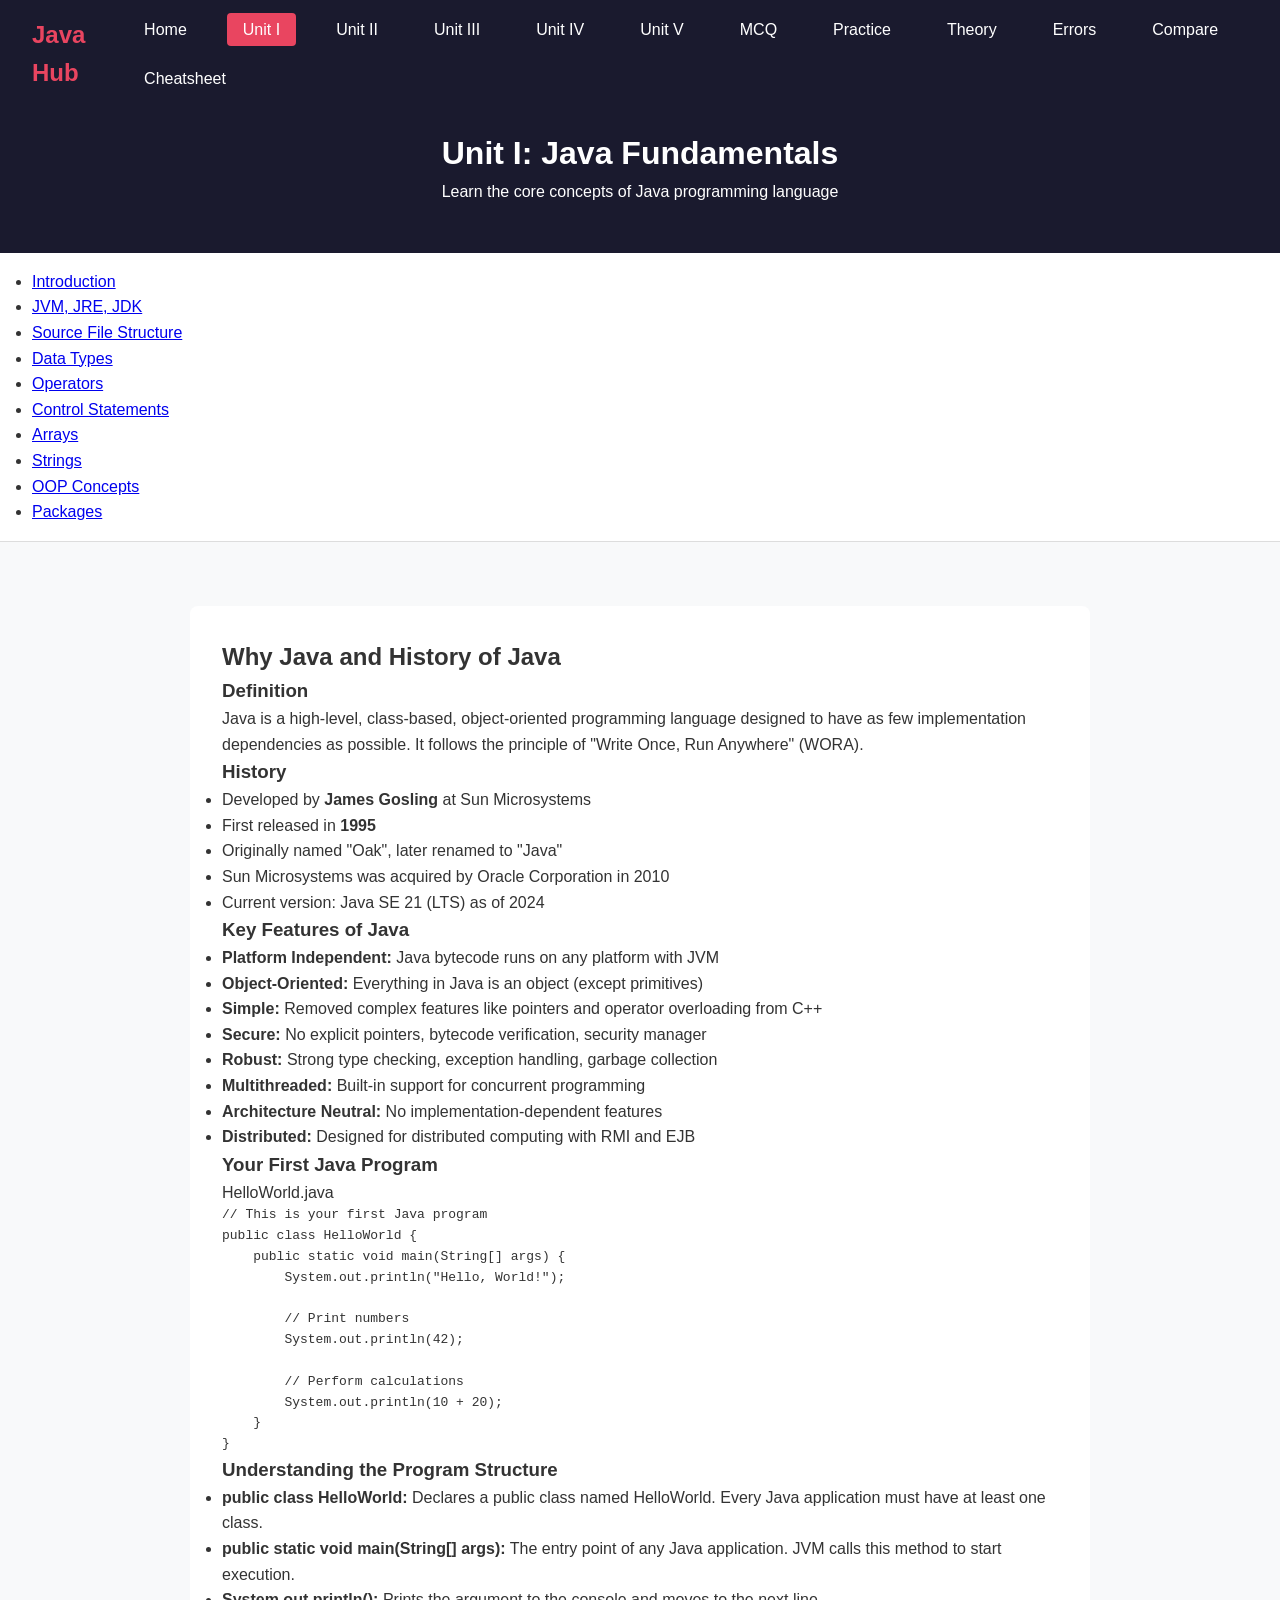
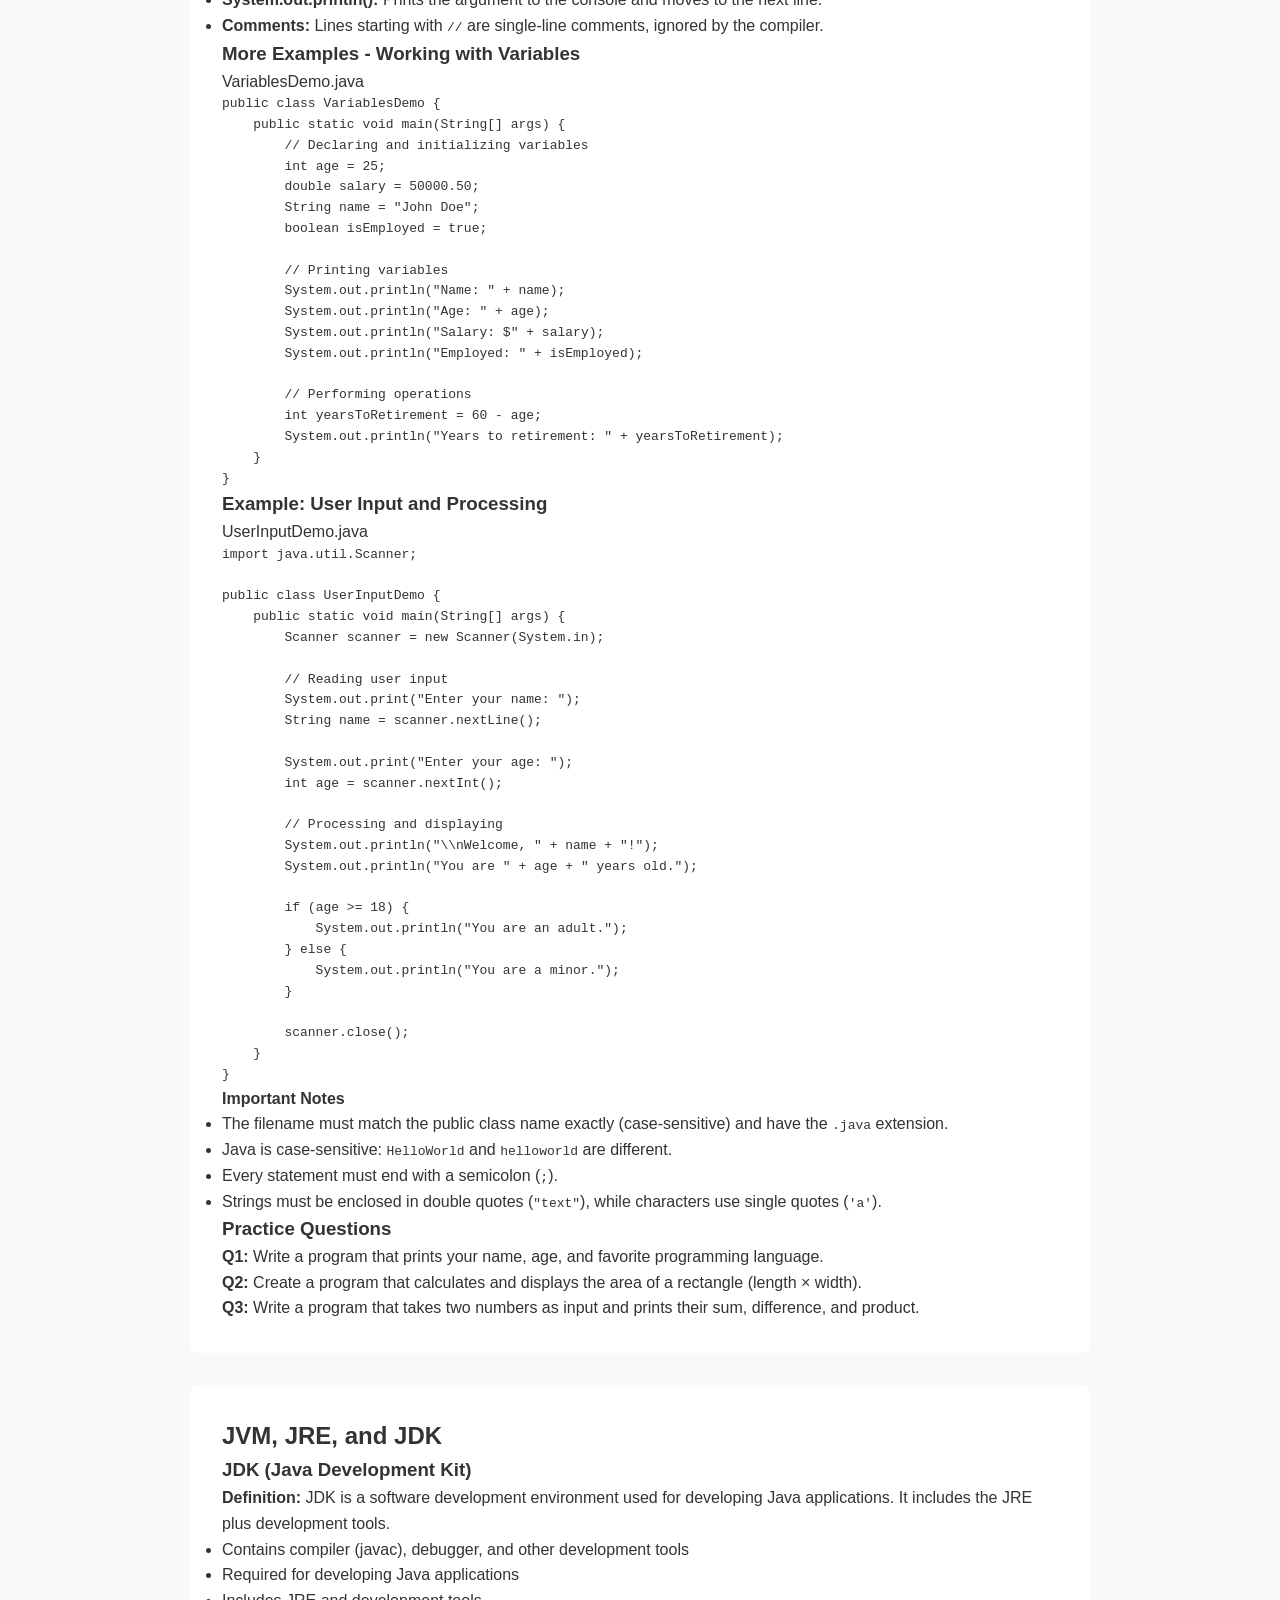
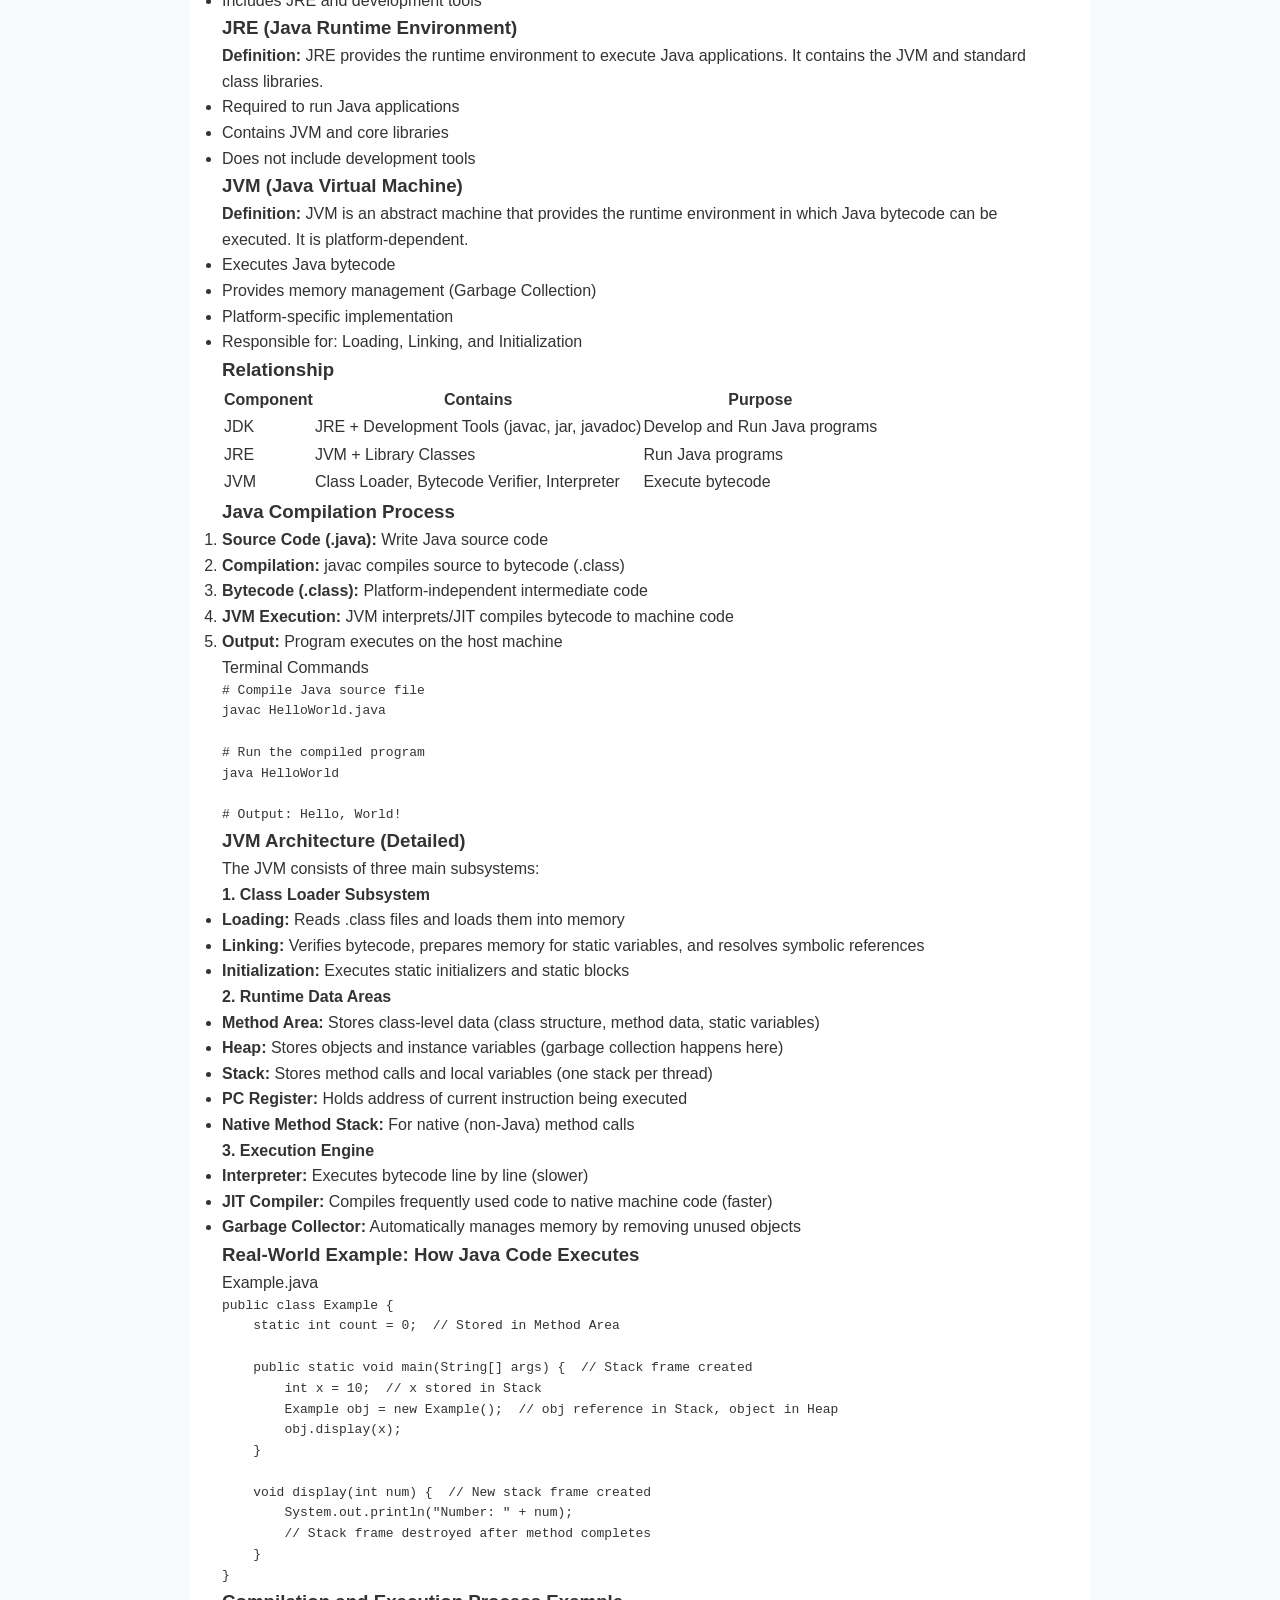
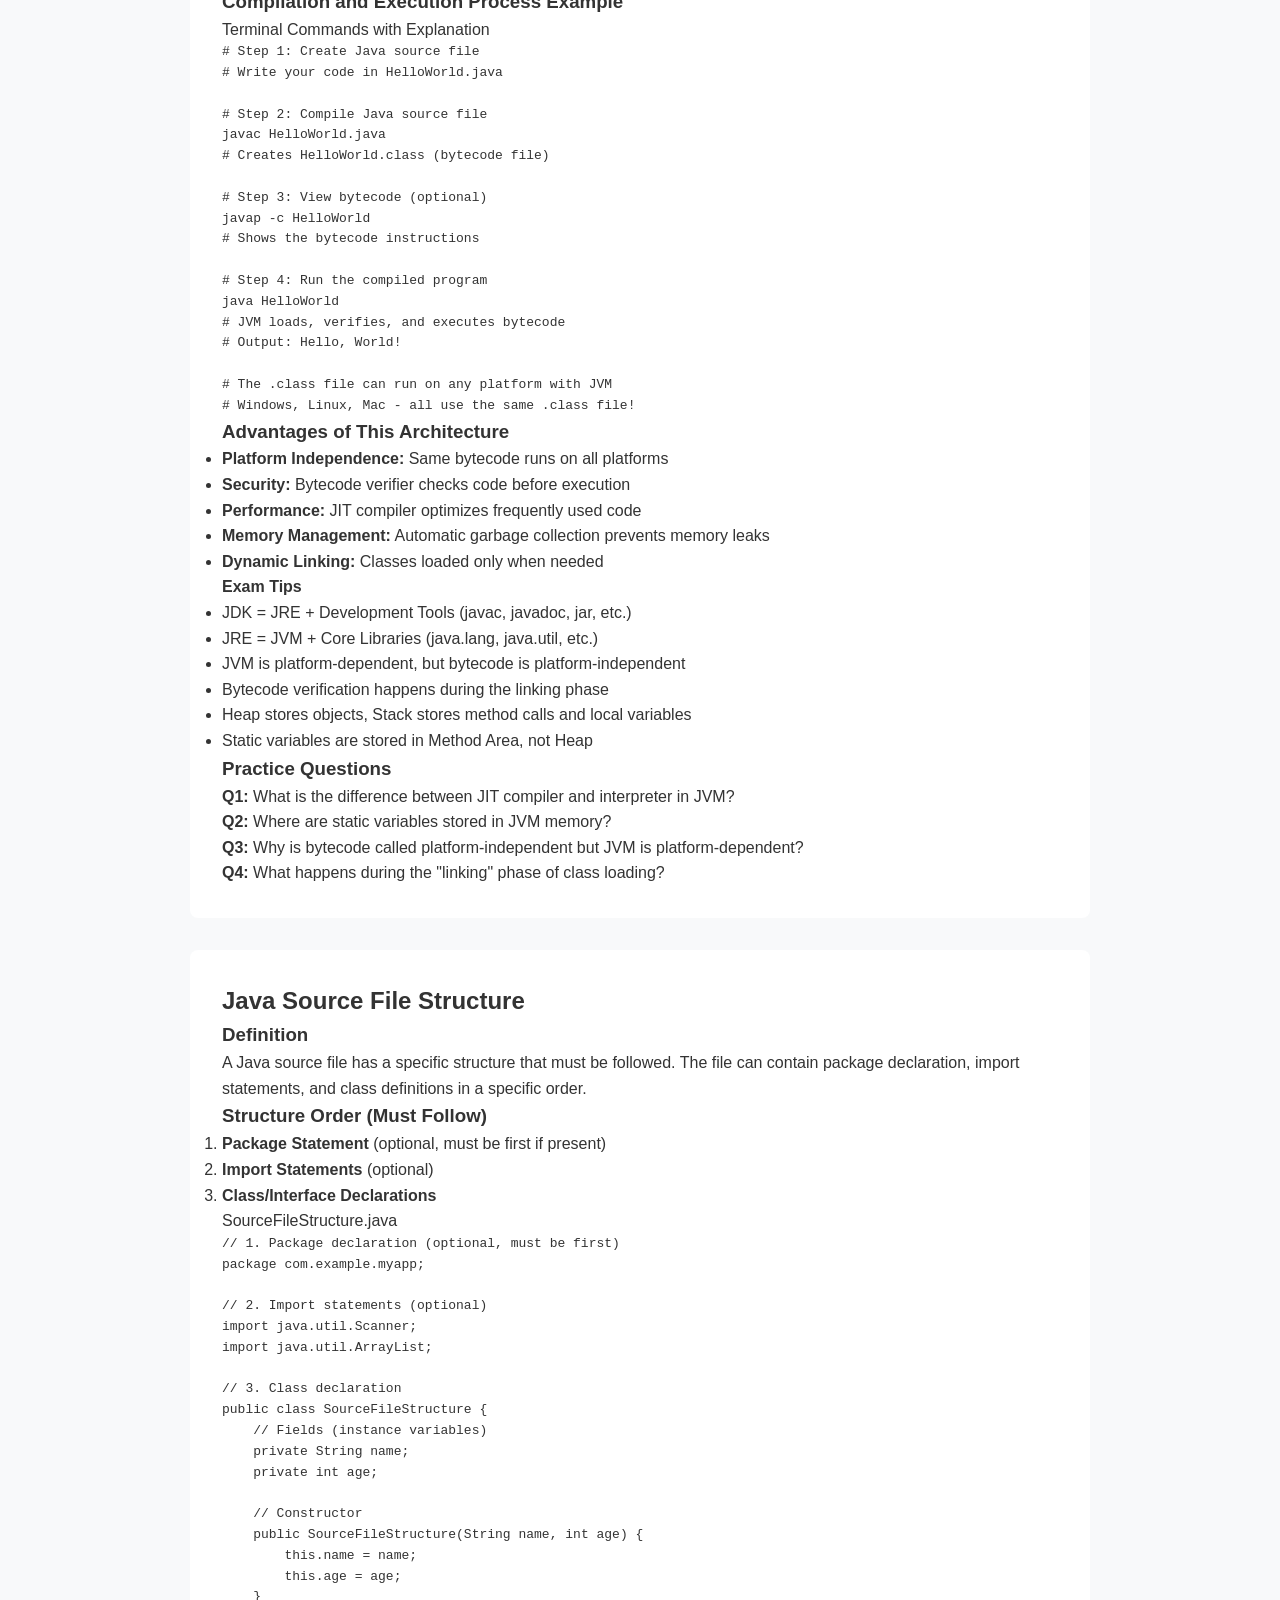
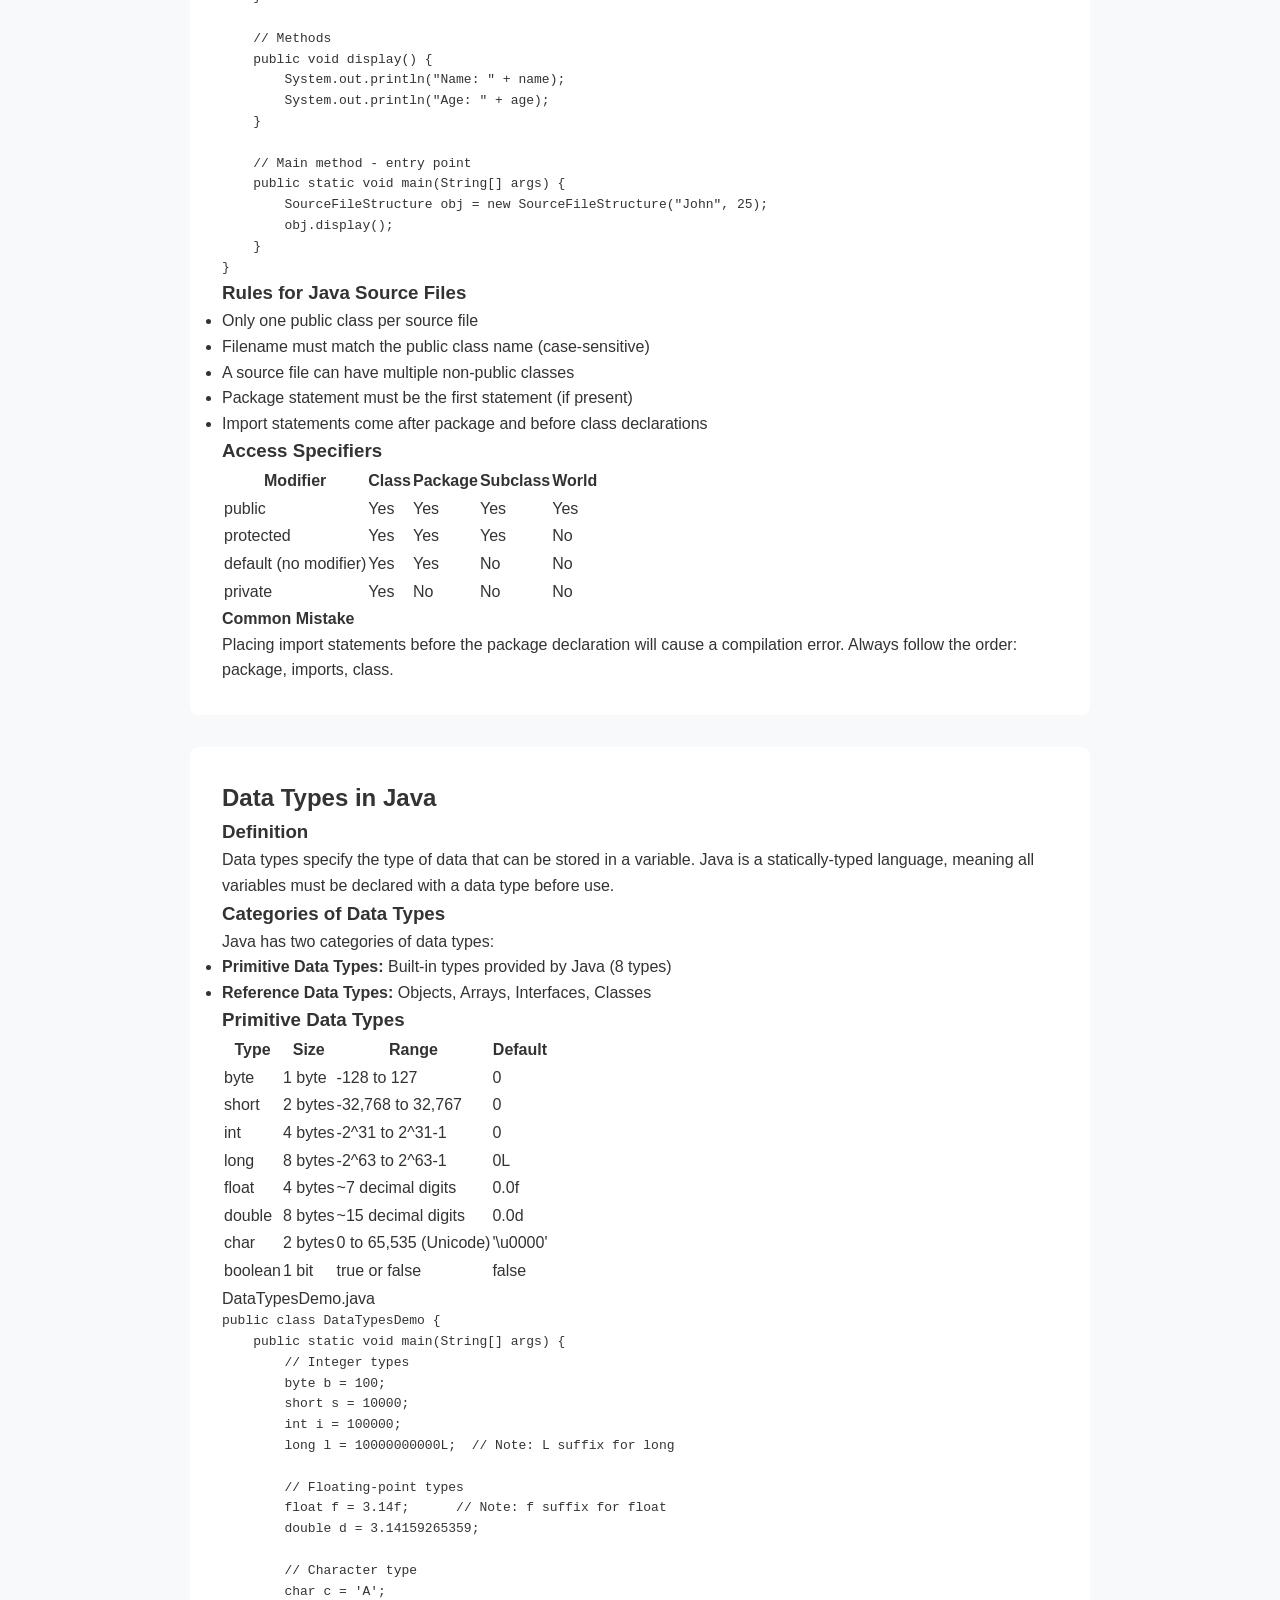
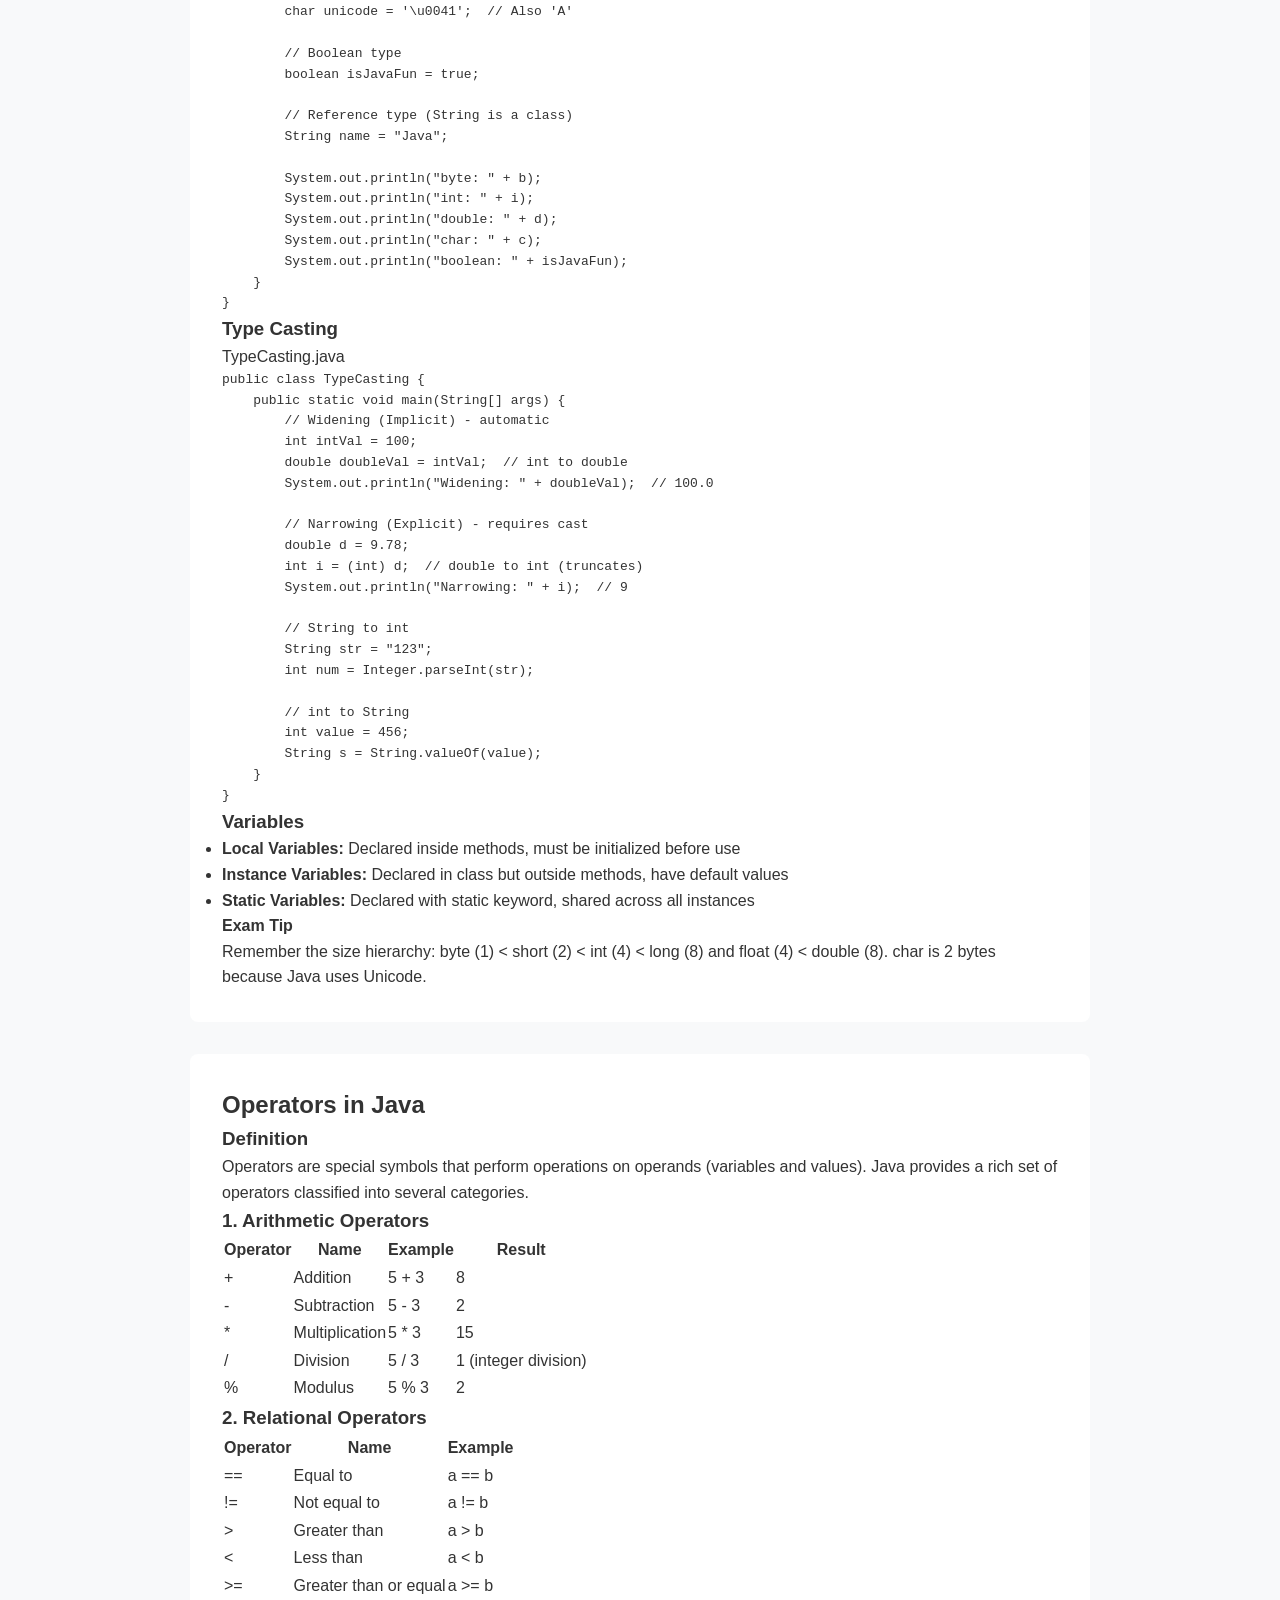
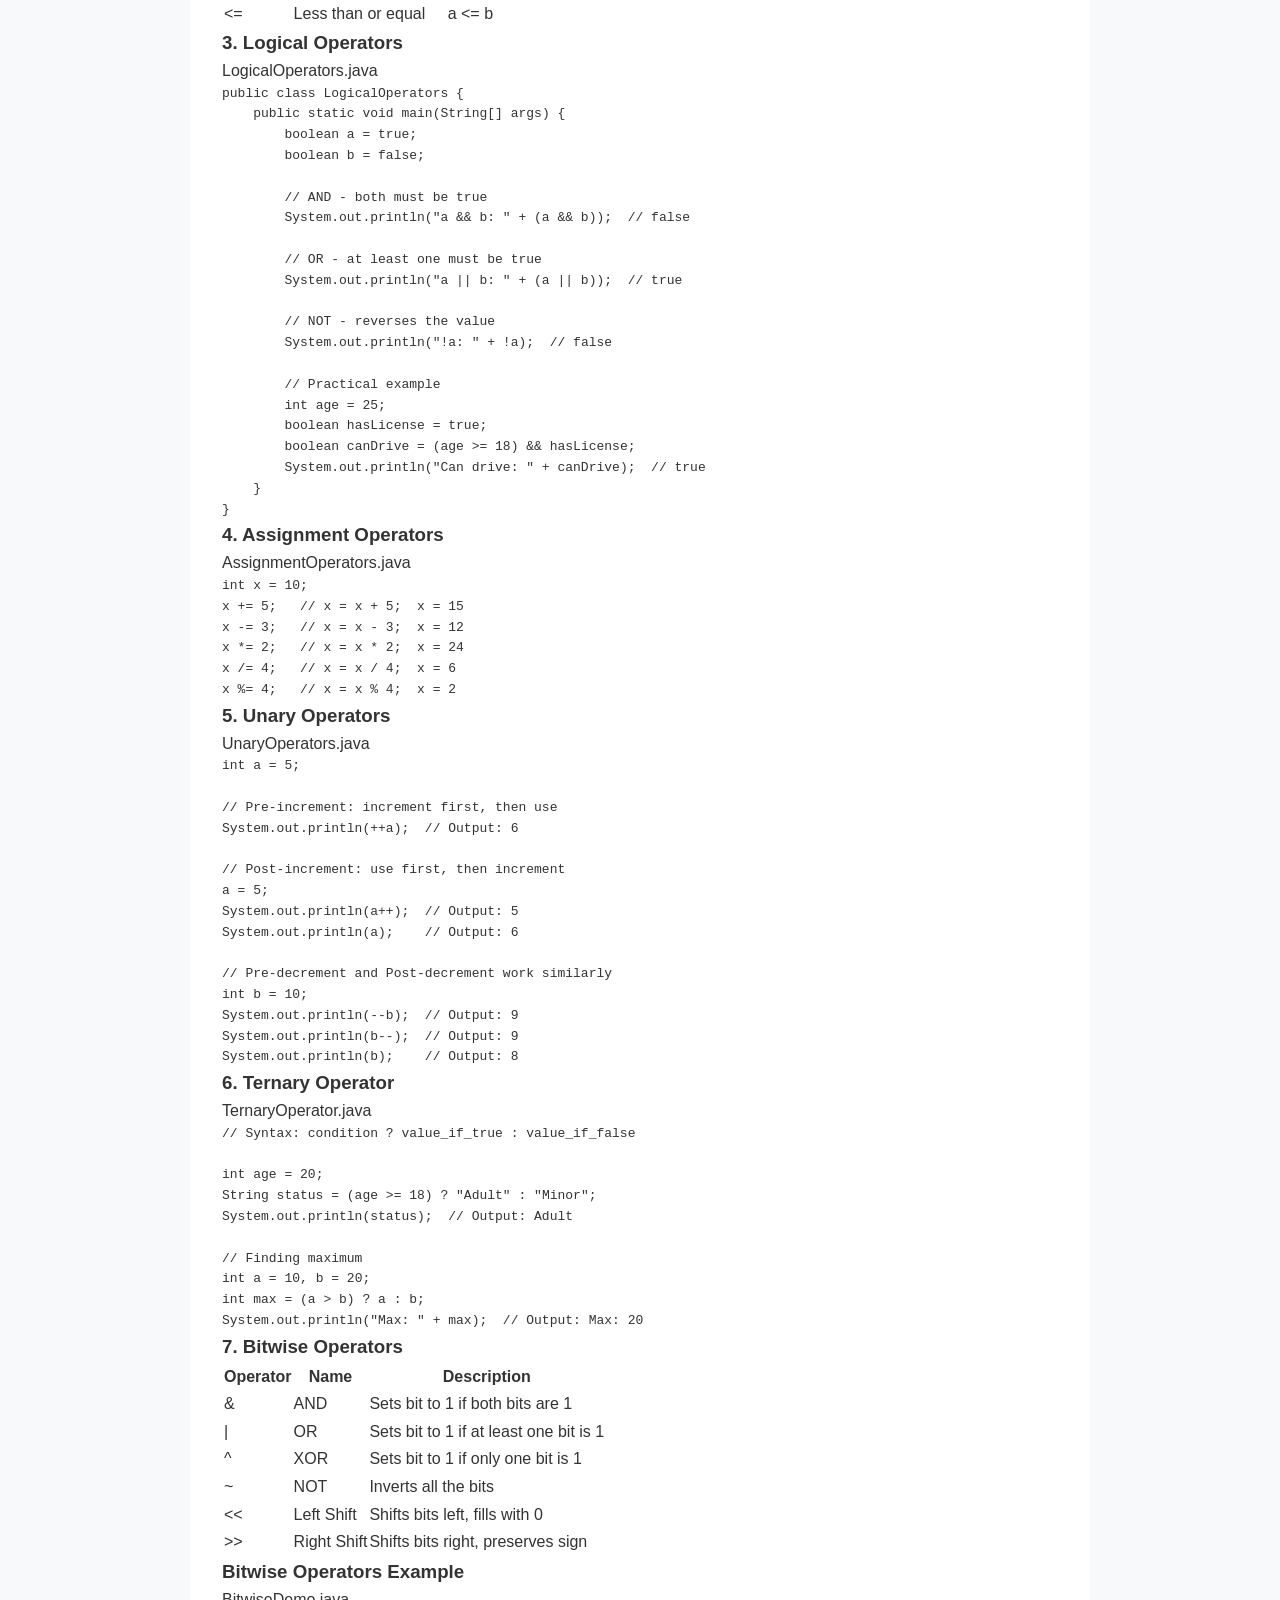
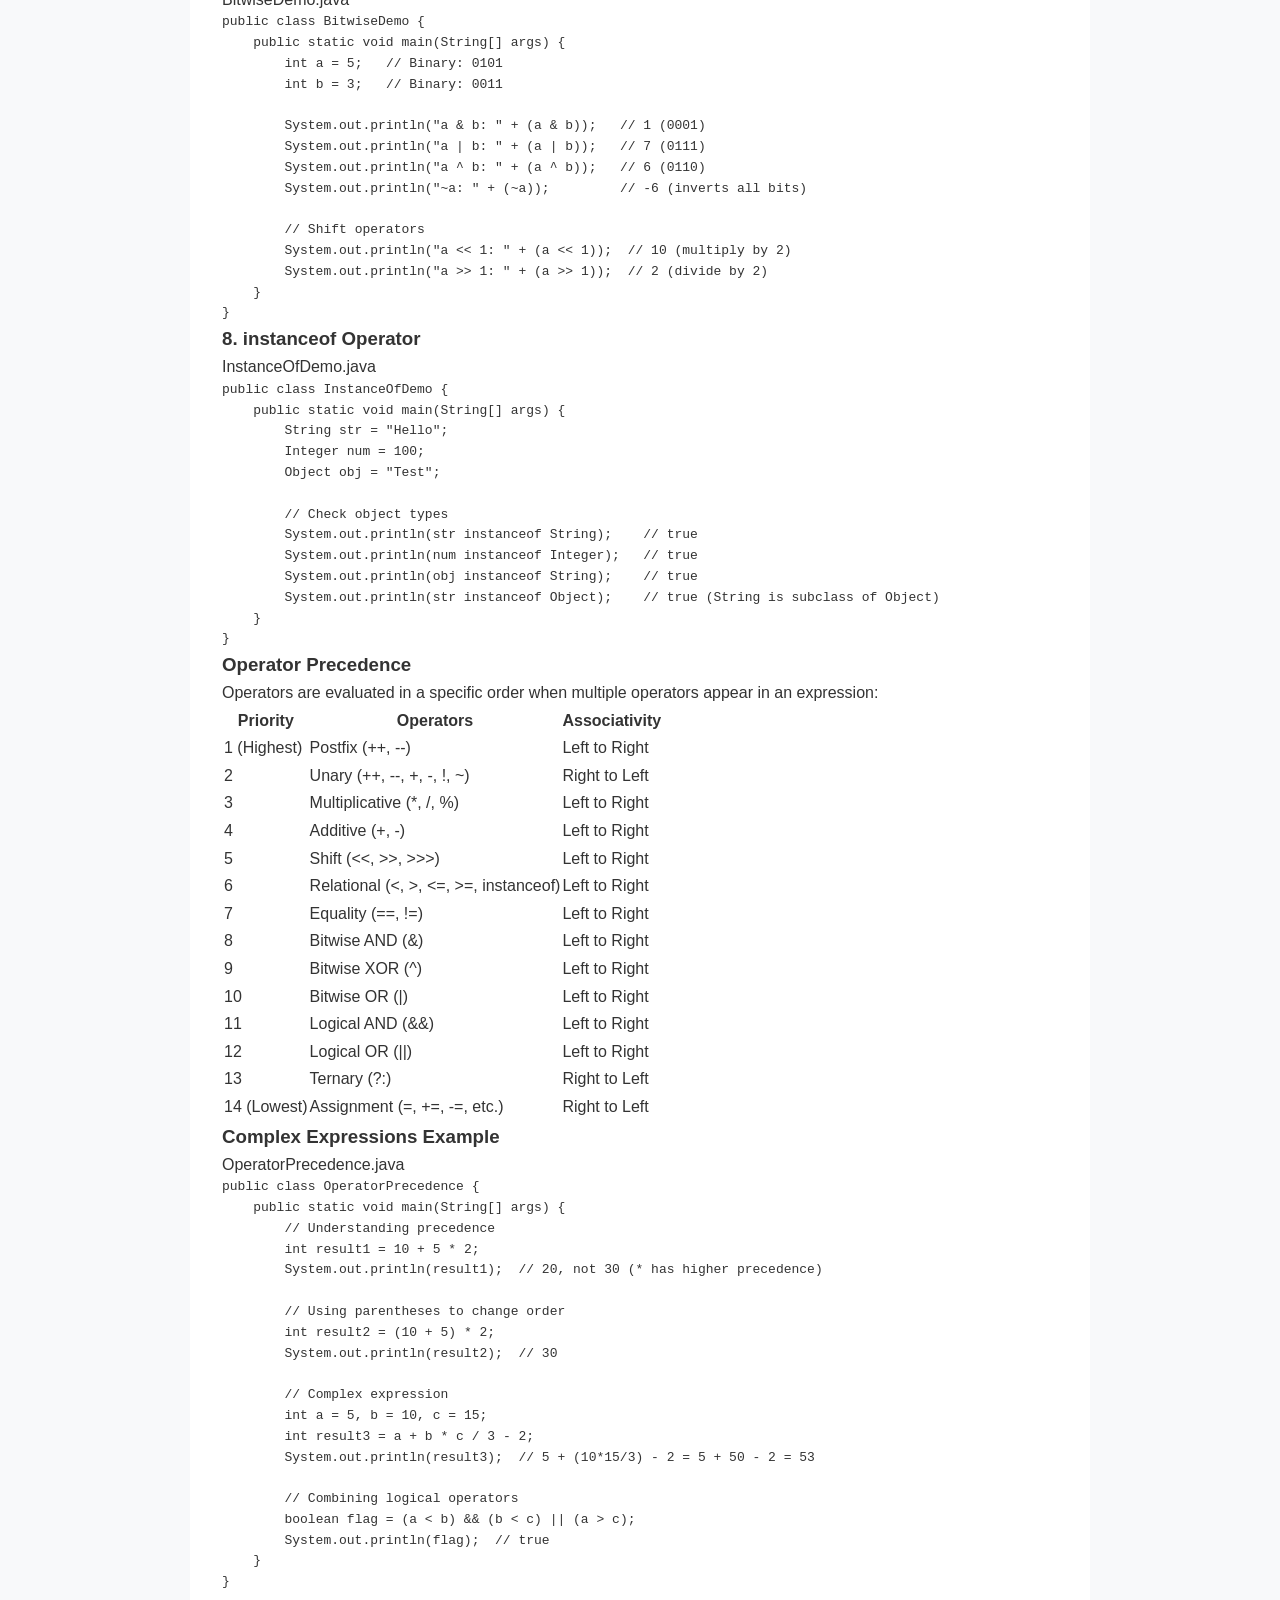
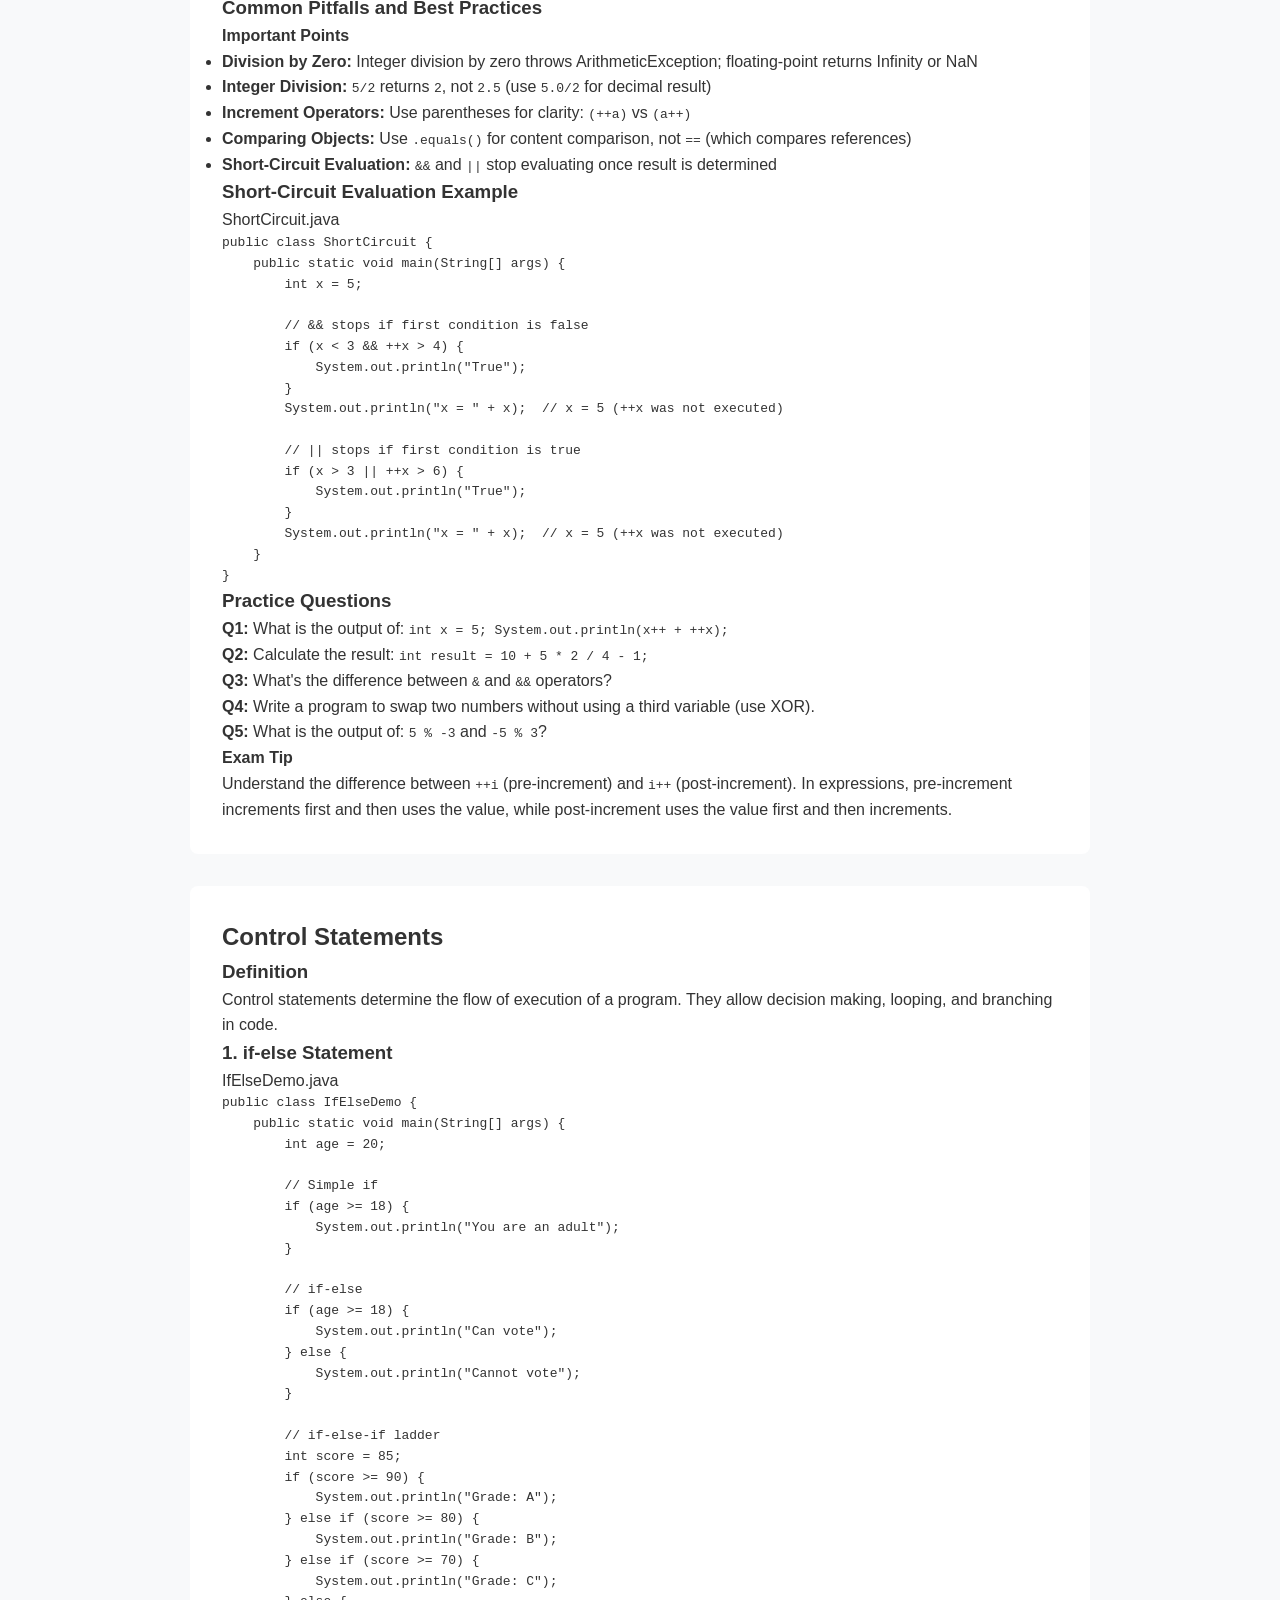
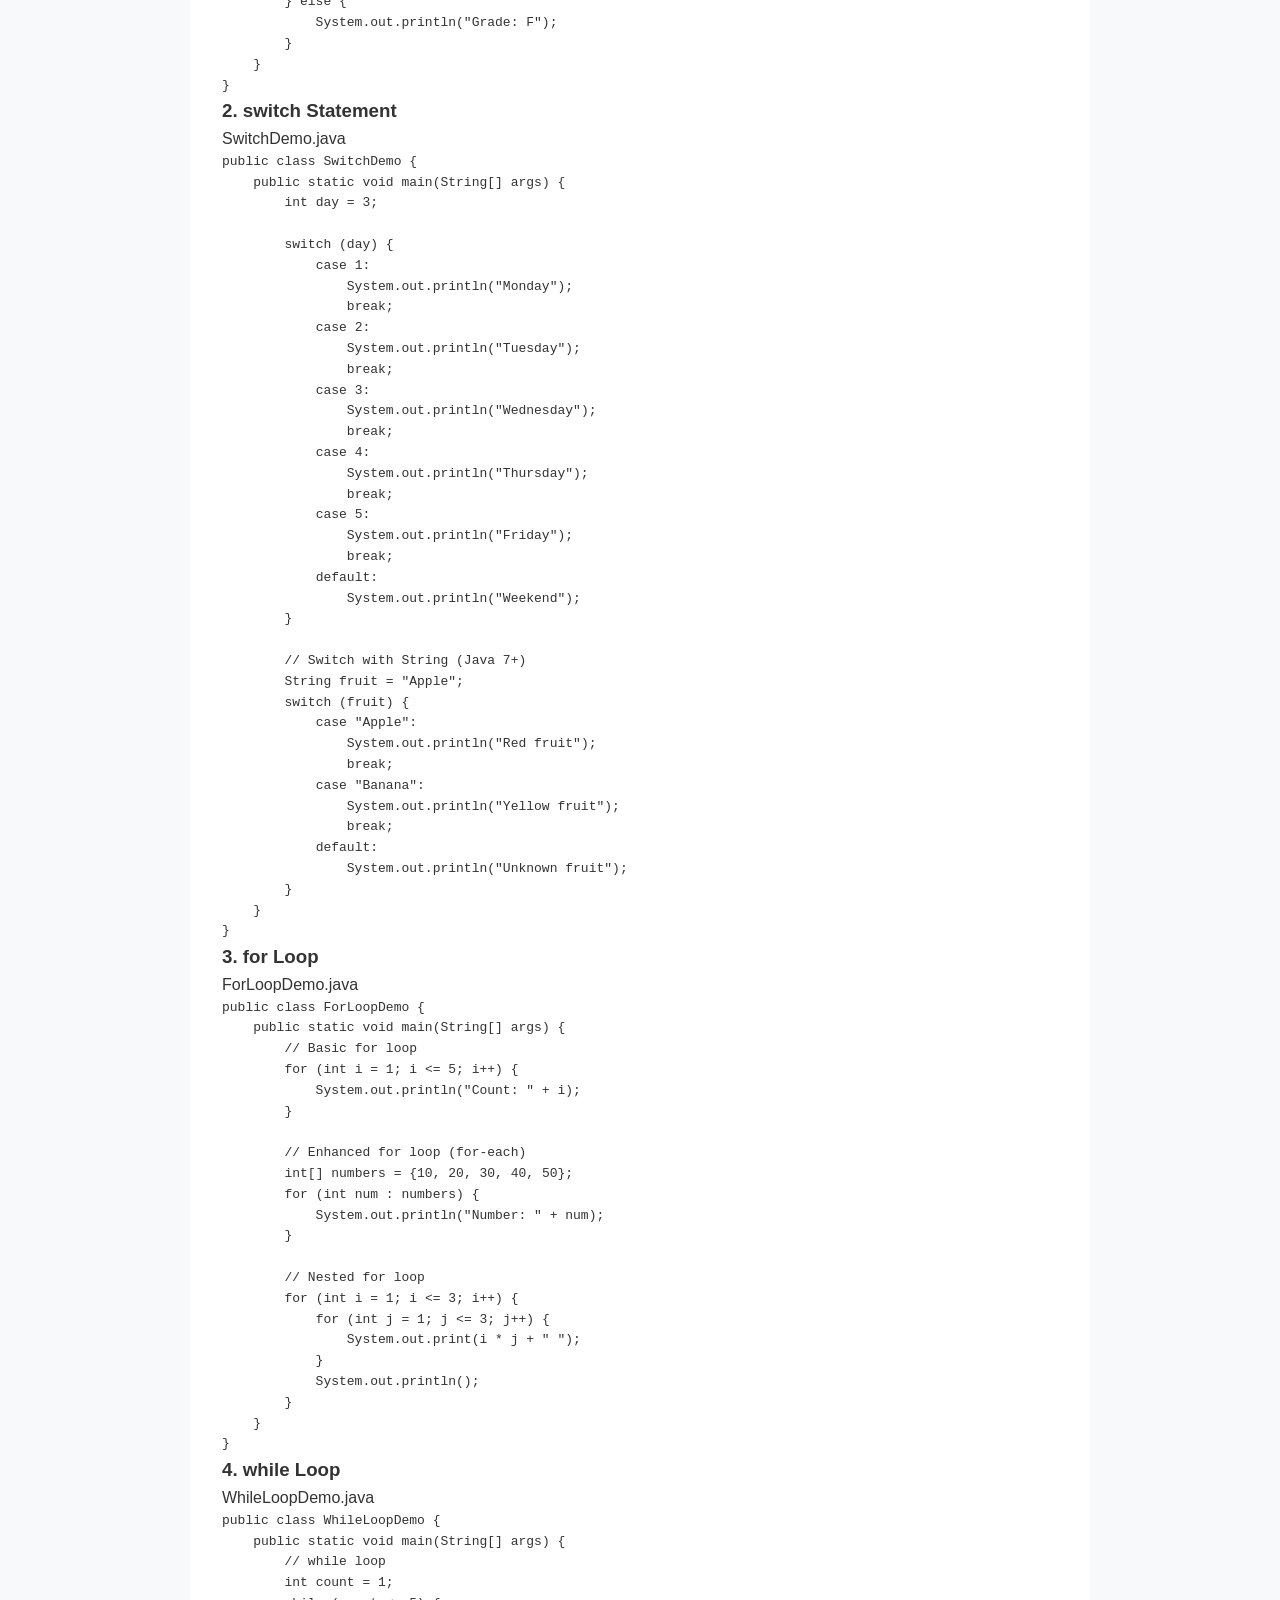
<file: unit1.html>
<!DOCTYPE html>
<html lang="en">
<head>
    <meta charset="UTF-8">
    <meta name="viewport" content="width=device-width, initial-scale=1.0">
    <title>Unit I: Java Fundamentals - Java Learning Hub</title>
    <link rel="stylesheet" href="styles.css">
</head>
<body>
    <nav class="navbar">
        <div class="nav-brand">
            <a href="index.html">Java Hub</a>
        </div>
        <ul class="nav-links">
            <li><a href="index.html">Home</a></li>
            <li><a href="unit1.html" class="active">Unit I</a></li>
            <li><a href="unit2.html">Unit II</a></li>
            <li><a href="unit3.html">Unit III</a></li>
            <li><a href="unit4.html">Unit IV</a></li>
            <li><a href="unit5.html">Unit V</a></li>
            <li><a href="mcq.html">MCQ</a></li>
            <li><a href="practice.html">Practice</a></li>
            <li><a href="theory.html">Theory</a></li>
            <li><a href="errors.html">Errors</a></li>
            <li><a href="comparison.html">Compare</a></li>
            <li><a href="cheatsheet.html">Cheatsheet</a></li>
        </ul>
    </nav>

    <header class="unit-header">
        <h1>Unit I: Java Fundamentals</h1>
        <p>Learn the core concepts of Java programming language</p>
    </header>

    <nav class="topics-nav">
        <ul>
            <li><a href="#intro">Introduction</a></li>
            <li><a href="#jvm">JVM, JRE, JDK</a></li>
            <li><a href="#structure">Source File Structure</a></li>
            <li><a href="#datatypes">Data Types</a></li>
            <li><a href="#operators">Operators</a></li>
            <li><a href="#control">Control Statements</a></li>
            <li><a href="#arrays">Arrays</a></li>
            <li><a href="#strings">Strings</a></li>
            <li><a href="#oop">OOP Concepts</a></li>
            <li><a href="#packages">Packages</a></li>
        </ul>
    </nav>

    <main class="container">
        <!-- Introduction to Java -->
        <section id="intro" class="content-section">
            <h2>Why Java and History of Java</h2>
            
            <h3>Definition</h3>
            <p>Java is a high-level, class-based, object-oriented programming language designed to have as few implementation dependencies as possible. It follows the principle of "Write Once, Run Anywhere" (WORA).</p>
            
            <h3>History</h3>
            <ul>
                <li>Developed by <strong>James Gosling</strong> at Sun Microsystems</li>
                <li>First released in <strong>1995</strong></li>
                <li>Originally named "Oak", later renamed to "Java"</li>
                <li>Sun Microsystems was acquired by Oracle Corporation in 2010</li>
                <li>Current version: Java SE 21 (LTS) as of 2024</li>
            </ul>

            <h3>Key Features of Java</h3>
            <ul>
                <li><strong>Platform Independent:</strong> Java bytecode runs on any platform with JVM</li>
                <li><strong>Object-Oriented:</strong> Everything in Java is an object (except primitives)</li>
                <li><strong>Simple:</strong> Removed complex features like pointers and operator overloading from C++</li>
                <li><strong>Secure:</strong> No explicit pointers, bytecode verification, security manager</li>
                <li><strong>Robust:</strong> Strong type checking, exception handling, garbage collection</li>
                <li><strong>Multithreaded:</strong> Built-in support for concurrent programming</li>
                <li><strong>Architecture Neutral:</strong> No implementation-dependent features</li>
                <li><strong>Distributed:</strong> Designed for distributed computing with RMI and EJB</li>
            </ul>

            <h3>Your First Java Program</h3>
            <div class="code-block">
                <div class="code-header">
                    <span>HelloWorld.java</span>
                </div>
                <pre><code><span class="comment">// This is your first Java program</span>
<span class="keyword">public class</span> HelloWorld {
    <span class="keyword">public static void</span> main(String[] args) {
        System.out.println(<span class="string">"Hello, World!"</span>);
        
        <span class="comment">// Print numbers</span>
        System.out.println(<span class="number">42</span>);
        
        <span class="comment">// Perform calculations</span>
        System.out.println(<span class="number">10</span> + <span class="number">20</span>);
    }
}</code></pre>
            </div>

            <h3>Understanding the Program Structure</h3>
            <ul>
                <li><strong>public class HelloWorld:</strong> Declares a public class named HelloWorld. Every Java application must have at least one class.</li>
                <li><strong>public static void main(String[] args):</strong> The entry point of any Java application. JVM calls this method to start execution.</li>
                <li><strong>System.out.println():</strong> Prints the argument to the console and moves to the next line.</li>
                <li><strong>Comments:</strong> Lines starting with <code>//</code> are single-line comments, ignored by the compiler.</li>
            </ul>

            <h3>More Examples - Working with Variables</h3>
            <div class="code-block">
                <div class="code-header">
                    <span>VariablesDemo.java</span>
                </div>
                <pre><code><span class="keyword">public class</span> VariablesDemo {
    <span class="keyword">public static void</span> main(String[] args) {
        <span class="comment">// Declaring and initializing variables</span>
        <span class="keyword">int</span> age = <span class="number">25</span>;
        <span class="keyword">double</span> salary = <span class="number">50000.50</span>;
        String name = <span class="string">"John Doe"</span>;
        <span class="keyword">boolean</span> isEmployed = <span class="keyword">true</span>;
        
        <span class="comment">// Printing variables</span>
        System.out.println(<span class="string">"Name: "</span> + name);
        System.out.println(<span class="string">"Age: "</span> + age);
        System.out.println(<span class="string">"Salary: $"</span> + salary);
        System.out.println(<span class="string">"Employed: "</span> + isEmployed);
        
        <span class="comment">// Performing operations</span>
        <span class="keyword">int</span> yearsToRetirement = <span class="number">60</span> - age;
        System.out.println(<span class="string">"Years to retirement: "</span> + yearsToRetirement);
    }
}</code></pre>
            </div>

            <h3>Example: User Input and Processing</h3>
            <div class="code-block">
                <div class="code-header">
                    <span>UserInputDemo.java</span>
                </div>
                <pre><code><span class="keyword">import</span> java.util.Scanner;

<span class="keyword">public class</span> UserInputDemo {
    <span class="keyword">public static void</span> main(String[] args) {
        Scanner scanner = <span class="keyword">new</span> Scanner(System.in);
        
        <span class="comment">// Reading user input</span>
        System.out.print(<span class="string">"Enter your name: "</span>);
        String name = scanner.nextLine();
        
        System.out.print(<span class="string">"Enter your age: "</span>);
        <span class="keyword">int</span> age = scanner.nextInt();
        
        <span class="comment">// Processing and displaying</span>
        System.out.println(<span class="string">"\\nWelcome, "</span> + name + <span class="string">"!"</span>);
        System.out.println(<span class="string">"You are "</span> + age + <span class="string">" years old."</span>);
        
        <span class="keyword">if</span> (age >= <span class="number">18</span>) {
            System.out.println(<span class="string">"You are an adult."</span>);
        } <span class="keyword">else</span> {
            System.out.println(<span class="string">"You are a minor."</span>);
        }
        
        scanner.close();
    }
}</code></pre>
            </div>

            <div class="note-box">
                <h4>Important Notes</h4>
                <ul>
                    <li>The filename must match the public class name exactly (case-sensitive) and have the <code>.java</code> extension.</li>
                    <li>Java is case-sensitive: <code>HelloWorld</code> and <code>helloworld</code> are different.</li>
                    <li>Every statement must end with a semicolon (<code>;</code>).</li>
                    <li>Strings must be enclosed in double quotes (<code>"text"</code>), while characters use single quotes (<code>'a'</code>).</li>
                </ul>
            </div>

            <h3>Practice Questions</h3>
            <div class="practice-card">
                <p><strong>Q1:</strong> Write a program that prints your name, age, and favorite programming language.</p>
                <p><strong>Q2:</strong> Create a program that calculates and displays the area of a rectangle (length × width).</p>
                <p><strong>Q3:</strong> Write a program that takes two numbers as input and prints their sum, difference, and product.</p>
            </div>
        </section>

        <!-- JVM, JRE, JDK -->
        <section id="jvm" class="content-section">
            <h2>JVM, JRE, and JDK</h2>

            <h3>JDK (Java Development Kit)</h3>
            <p><strong>Definition:</strong> JDK is a software development environment used for developing Java applications. It includes the JRE plus development tools.</p>
            <ul>
                <li>Contains compiler (javac), debugger, and other development tools</li>
                <li>Required for developing Java applications</li>
                <li>Includes JRE and development tools</li>
            </ul>

            <h3>JRE (Java Runtime Environment)</h3>
            <p><strong>Definition:</strong> JRE provides the runtime environment to execute Java applications. It contains the JVM and standard class libraries.</p>
            <ul>
                <li>Required to run Java applications</li>
                <li>Contains JVM and core libraries</li>
                <li>Does not include development tools</li>
            </ul>

            <h3>JVM (Java Virtual Machine)</h3>
            <p><strong>Definition:</strong> JVM is an abstract machine that provides the runtime environment in which Java bytecode can be executed. It is platform-dependent.</p>
            <ul>
                <li>Executes Java bytecode</li>
                <li>Provides memory management (Garbage Collection)</li>
                <li>Platform-specific implementation</li>
                <li>Responsible for: Loading, Linking, and Initialization</li>
            </ul>

            <h3>Relationship</h3>
            <table class="data-table">
                <tr>
                    <th>Component</th>
                    <th>Contains</th>
                    <th>Purpose</th>
                </tr>
                <tr>
                    <td>JDK</td>
                    <td>JRE + Development Tools (javac, jar, javadoc)</td>
                    <td>Develop and Run Java programs</td>
                </tr>
                <tr>
                    <td>JRE</td>
                    <td>JVM + Library Classes</td>
                    <td>Run Java programs</td>
                </tr>
                <tr>
                    <td>JVM</td>
                    <td>Class Loader, Bytecode Verifier, Interpreter</td>
                    <td>Execute bytecode</td>
                </tr>
            </table>

            <h3>Java Compilation Process</h3>
            <ol>
                <li><strong>Source Code (.java):</strong> Write Java source code</li>
                <li><strong>Compilation:</strong> javac compiles source to bytecode (.class)</li>
                <li><strong>Bytecode (.class):</strong> Platform-independent intermediate code</li>
                <li><strong>JVM Execution:</strong> JVM interprets/JIT compiles bytecode to machine code</li>
                <li><strong>Output:</strong> Program executes on the host machine</li>
            </ol>

            <div class="code-block">
                <div class="code-header">
                    <span>Terminal Commands</span>
                </div>
                <pre><code><span class="comment"># Compile Java source file</span>
javac HelloWorld.java

<span class="comment"># Run the compiled program</span>
java HelloWorld

<span class="comment"># Output: Hello, World!</span></code></pre>
            </div>

            <h3>JVM Architecture (Detailed)</h3>
            <p>The JVM consists of three main subsystems:</p>
            
            <h4>1. Class Loader Subsystem</h4>
            <ul>
                <li><strong>Loading:</strong> Reads .class files and loads them into memory</li>
                <li><strong>Linking:</strong> Verifies bytecode, prepares memory for static variables, and resolves symbolic references</li>
                <li><strong>Initialization:</strong> Executes static initializers and static blocks</li>
            </ul>

            <h4>2. Runtime Data Areas</h4>
            <ul>
                <li><strong>Method Area:</strong> Stores class-level data (class structure, method data, static variables)</li>
                <li><strong>Heap:</strong> Stores objects and instance variables (garbage collection happens here)</li>
                <li><strong>Stack:</strong> Stores method calls and local variables (one stack per thread)</li>
                <li><strong>PC Register:</strong> Holds address of current instruction being executed</li>
                <li><strong>Native Method Stack:</strong> For native (non-Java) method calls</li>
            </ul>

            <h4>3. Execution Engine</h4>
            <ul>
                <li><strong>Interpreter:</strong> Executes bytecode line by line (slower)</li>
                <li><strong>JIT Compiler:</strong> Compiles frequently used code to native machine code (faster)</li>
                <li><strong>Garbage Collector:</strong> Automatically manages memory by removing unused objects</li>
            </ul>

            <h3>Real-World Example: How Java Code Executes</h3>
            <div class="code-block">
                <div class="code-header">
                    <span>Example.java</span>
                </div>
                <pre><code><span class="keyword">public class</span> Example {
    <span class="keyword">static int</span> count = <span class="number">0</span>;  <span class="comment">// Stored in Method Area</span>
    
    <span class="keyword">public static void</span> main(String[] args) {  <span class="comment">// Stack frame created</span>
        <span class="keyword">int</span> x = <span class="number">10</span>;  <span class="comment">// x stored in Stack</span>
        Example obj = <span class="keyword">new</span> Example();  <span class="comment">// obj reference in Stack, object in Heap</span>
        obj.display(x);
    }
    
    <span class="keyword">void</span> display(<span class="keyword">int</span> num) {  <span class="comment">// New stack frame created</span>
        System.out.println(<span class="string">"Number: "</span> + num);
        <span class="comment">// Stack frame destroyed after method completes</span>
    }
}</code></pre>
            </div>

            <h3>Compilation and Execution Process Example</h3>
            <div class="code-block">
                <div class="code-header">
                    <span>Terminal Commands with Explanation</span>
                </div>
                <pre><code><span class="comment"># Step 1: Create Java source file</span>
<span class="comment"># Write your code in HelloWorld.java</span>

<span class="comment"># Step 2: Compile Java source file</span>
javac HelloWorld.java
<span class="comment"># Creates HelloWorld.class (bytecode file)</span>

<span class="comment"># Step 3: View bytecode (optional)</span>
javap -c HelloWorld
<span class="comment"># Shows the bytecode instructions</span>

<span class="comment"># Step 4: Run the compiled program</span>
java HelloWorld
<span class="comment"># JVM loads, verifies, and executes bytecode</span>
<span class="comment"># Output: Hello, World!</span>

<span class="comment"># The .class file can run on any platform with JVM</span>
<span class="comment"># Windows, Linux, Mac - all use the same .class file!</span></code></pre>
            </div>

            <h3>Advantages of This Architecture</h3>
            <ul>
                <li><strong>Platform Independence:</strong> Same bytecode runs on all platforms</li>
                <li><strong>Security:</strong> Bytecode verifier checks code before execution</li>
                <li><strong>Performance:</strong> JIT compiler optimizes frequently used code</li>
                <li><strong>Memory Management:</strong> Automatic garbage collection prevents memory leaks</li>
                <li><strong>Dynamic Linking:</strong> Classes loaded only when needed</li>
            </ul>

            <div class="exam-tip">
                <h4>Exam Tips</h4>
                <ul>
                    <li>JDK = JRE + Development Tools (javac, javadoc, jar, etc.)</li>
                    <li>JRE = JVM + Core Libraries (java.lang, java.util, etc.)</li>
                    <li>JVM is platform-dependent, but bytecode is platform-independent</li>
                    <li>Bytecode verification happens during the linking phase</li>
                    <li>Heap stores objects, Stack stores method calls and local variables</li>
                    <li>Static variables are stored in Method Area, not Heap</li>
                </ul>
            </div>

            <h3>Practice Questions</h3>
            <div class="practice-card">
                <p><strong>Q1:</strong> What is the difference between JIT compiler and interpreter in JVM?</p>
                <p><strong>Q2:</strong> Where are static variables stored in JVM memory?</p>
                <p><strong>Q3:</strong> Why is bytecode called platform-independent but JVM is platform-dependent?</p>
                <p><strong>Q4:</strong> What happens during the "linking" phase of class loading?</p>
            </div>
        </section>

        <!-- Java Source File Structure -->
        <section id="structure" class="content-section">
            <h2>Java Source File Structure</h2>

            <h3>Definition</h3>
            <p>A Java source file has a specific structure that must be followed. The file can contain package declaration, import statements, and class definitions in a specific order.</p>

            <h3>Structure Order (Must Follow)</h3>
            <ol>
                <li><strong>Package Statement</strong> (optional, must be first if present)</li>
                <li><strong>Import Statements</strong> (optional)</li>
                <li><strong>Class/Interface Declarations</strong></li>
            </ol>

            <div class="code-block">
                <div class="code-header">
                    <span>SourceFileStructure.java</span>
                </div>
                <pre><code><span class="comment">// 1. Package declaration (optional, must be first)</span>
<span class="keyword">package</span> com.example.myapp;

<span class="comment">// 2. Import statements (optional)</span>
<span class="keyword">import</span> java.util.Scanner;
<span class="keyword">import</span> java.util.ArrayList;

<span class="comment">// 3. Class declaration</span>
<span class="keyword">public class</span> SourceFileStructure {
    <span class="comment">// Fields (instance variables)</span>
    <span class="keyword">private</span> String name;
    <span class="keyword">private int</span> age;
    
    <span class="comment">// Constructor</span>
    <span class="keyword">public</span> SourceFileStructure(String name, <span class="keyword">int</span> age) {
        <span class="keyword">this</span>.name = name;
        <span class="keyword">this</span>.age = age;
    }
    
    <span class="comment">// Methods</span>
    <span class="keyword">public void</span> display() {
        System.out.println(<span class="string">"Name: "</span> + name);
        System.out.println(<span class="string">"Age: "</span> + age);
    }
    
    <span class="comment">// Main method - entry point</span>
    <span class="keyword">public static void</span> main(String[] args) {
        SourceFileStructure obj = <span class="keyword">new</span> SourceFileStructure(<span class="string">"John"</span>, <span class="number">25</span>);
        obj.display();
    }
}</code></pre>
            </div>

            <h3>Rules for Java Source Files</h3>
            <ul>
                <li>Only one public class per source file</li>
                <li>Filename must match the public class name (case-sensitive)</li>
                <li>A source file can have multiple non-public classes</li>
                <li>Package statement must be the first statement (if present)</li>
                <li>Import statements come after package and before class declarations</li>
            </ul>

            <h3>Access Specifiers</h3>
            <table class="data-table">
                <tr>
                    <th>Modifier</th>
                    <th>Class</th>
                    <th>Package</th>
                    <th>Subclass</th>
                    <th>World</th>
                </tr>
                <tr>
                    <td>public</td>
                    <td>Yes</td>
                    <td>Yes</td>
                    <td>Yes</td>
                    <td>Yes</td>
                </tr>
                <tr>
                    <td>protected</td>
                    <td>Yes</td>
                    <td>Yes</td>
                    <td>Yes</td>
                    <td>No</td>
                </tr>
                <tr>
                    <td>default (no modifier)</td>
                    <td>Yes</td>
                    <td>Yes</td>
                    <td>No</td>
                    <td>No</td>
                </tr>
                <tr>
                    <td>private</td>
                    <td>Yes</td>
                    <td>No</td>
                    <td>No</td>
                    <td>No</td>
                </tr>
            </table>

            <div class="common-mistake">
                <h4>Common Mistake</h4>
                <p>Placing import statements before the package declaration will cause a compilation error. Always follow the order: package, imports, class.</p>
            </div>
        </section>

        <!-- Data Types -->
        <section id="datatypes" class="content-section">
            <h2>Data Types in Java</h2>

            <h3>Definition</h3>
            <p>Data types specify the type of data that can be stored in a variable. Java is a statically-typed language, meaning all variables must be declared with a data type before use.</p>

            <h3>Categories of Data Types</h3>
            <p>Java has two categories of data types:</p>
            <ul>
                <li><strong>Primitive Data Types:</strong> Built-in types provided by Java (8 types)</li>
                <li><strong>Reference Data Types:</strong> Objects, Arrays, Interfaces, Classes</li>
            </ul>

            <h3>Primitive Data Types</h3>
            <table class="data-table">
                <tr>
                    <th>Type</th>
                    <th>Size</th>
                    <th>Range</th>
                    <th>Default</th>
                </tr>
                <tr>
                    <td>byte</td>
                    <td>1 byte</td>
                    <td>-128 to 127</td>
                    <td>0</td>
                </tr>
                <tr>
                    <td>short</td>
                    <td>2 bytes</td>
                    <td>-32,768 to 32,767</td>
                    <td>0</td>
                </tr>
                <tr>
                    <td>int</td>
                    <td>4 bytes</td>
                    <td>-2^31 to 2^31-1</td>
                    <td>0</td>
                </tr>
                <tr>
                    <td>long</td>
                    <td>8 bytes</td>
                    <td>-2^63 to 2^63-1</td>
                    <td>0L</td>
                </tr>
                <tr>
                    <td>float</td>
                    <td>4 bytes</td>
                    <td>~7 decimal digits</td>
                    <td>0.0f</td>
                </tr>
                <tr>
                    <td>double</td>
                    <td>8 bytes</td>
                    <td>~15 decimal digits</td>
                    <td>0.0d</td>
                </tr>
                <tr>
                    <td>char</td>
                    <td>2 bytes</td>
                    <td>0 to 65,535 (Unicode)</td>
                    <td>'\u0000'</td>
                </tr>
                <tr>
                    <td>boolean</td>
                    <td>1 bit</td>
                    <td>true or false</td>
                    <td>false</td>
                </tr>
            </table>

            <div class="code-block">
                <div class="code-header">
                    <span>DataTypesDemo.java</span>
                </div>
                <pre><code><span class="keyword">public class</span> DataTypesDemo {
    <span class="keyword">public static void</span> main(String[] args) {
        <span class="comment">// Integer types</span>
        <span class="keyword">byte</span> b = <span class="number">100</span>;
        <span class="keyword">short</span> s = <span class="number">10000</span>;
        <span class="keyword">int</span> i = <span class="number">100000</span>;
        <span class="keyword">long</span> l = <span class="number">10000000000L</span>;  <span class="comment">// Note: L suffix for long</span>
        
        <span class="comment">// Floating-point types</span>
        <span class="keyword">float</span> f = <span class="number">3.14f</span>;      <span class="comment">// Note: f suffix for float</span>
        <span class="keyword">double</span> d = <span class="number">3.14159265359</span>;
        
        <span class="comment">// Character type</span>
        <span class="keyword">char</span> c = <span class="string">'A'</span>;
        <span class="keyword">char</span> unicode = <span class="string">'\u0041'</span>;  <span class="comment">// Also 'A'</span>
        
        <span class="comment">// Boolean type</span>
        <span class="keyword">boolean</span> isJavaFun = <span class="keyword">true</span>;
        
        <span class="comment">// Reference type (String is a class)</span>
        String name = <span class="string">"Java"</span>;
        
        System.out.println(<span class="string">"byte: "</span> + b);
        System.out.println(<span class="string">"int: "</span> + i);
        System.out.println(<span class="string">"double: "</span> + d);
        System.out.println(<span class="string">"char: "</span> + c);
        System.out.println(<span class="string">"boolean: "</span> + isJavaFun);
    }
}</code></pre>
            </div>

            <h3>Type Casting</h3>
            <div class="code-block">
                <div class="code-header">
                    <span>TypeCasting.java</span>
                </div>
                <pre><code><span class="keyword">public class</span> TypeCasting {
    <span class="keyword">public static void</span> main(String[] args) {
        <span class="comment">// Widening (Implicit) - automatic</span>
        <span class="keyword">int</span> intVal = <span class="number">100</span>;
        <span class="keyword">double</span> doubleVal = intVal;  <span class="comment">// int to double</span>
        System.out.println(<span class="string">"Widening: "</span> + doubleVal);  <span class="comment">// 100.0</span>
        
        <span class="comment">// Narrowing (Explicit) - requires cast</span>
        <span class="keyword">double</span> d = <span class="number">9.78</span>;
        <span class="keyword">int</span> i = (<span class="keyword">int</span>) d;  <span class="comment">// double to int (truncates)</span>
        System.out.println(<span class="string">"Narrowing: "</span> + i);  <span class="comment">// 9</span>
        
        <span class="comment">// String to int</span>
        String str = <span class="string">"123"</span>;
        <span class="keyword">int</span> num = Integer.parseInt(str);
        
        <span class="comment">// int to String</span>
        <span class="keyword">int</span> value = <span class="number">456</span>;
        String s = String.valueOf(value);
    }
}</code></pre>
            </div>

            <h3>Variables</h3>
            <ul>
                <li><strong>Local Variables:</strong> Declared inside methods, must be initialized before use</li>
                <li><strong>Instance Variables:</strong> Declared in class but outside methods, have default values</li>
                <li><strong>Static Variables:</strong> Declared with static keyword, shared across all instances</li>
            </ul>

            <div class="exam-tip">
                <h4>Exam Tip</h4>
                <p>Remember the size hierarchy: byte (1) &lt; short (2) &lt; int (4) &lt; long (8) and float (4) &lt; double (8). char is 2 bytes because Java uses Unicode.</p>
            </div>
        </section>

        <!-- Operators -->
        <section id="operators" class="content-section">
            <h2>Operators in Java</h2>

            <h3>Definition</h3>
            <p>Operators are special symbols that perform operations on operands (variables and values). Java provides a rich set of operators classified into several categories.</p>

            <h3>1. Arithmetic Operators</h3>
            <table class="data-table">
                <tr>
                    <th>Operator</th>
                    <th>Name</th>
                    <th>Example</th>
                    <th>Result</th>
                </tr>
                <tr><td>+</td><td>Addition</td><td>5 + 3</td><td>8</td></tr>
                <tr><td>-</td><td>Subtraction</td><td>5 - 3</td><td>2</td></tr>
                <tr><td>*</td><td>Multiplication</td><td>5 * 3</td><td>15</td></tr>
                <tr><td>/</td><td>Division</td><td>5 / 3</td><td>1 (integer division)</td></tr>
                <tr><td>%</td><td>Modulus</td><td>5 % 3</td><td>2</td></tr>
            </table>

            <h3>2. Relational Operators</h3>
            <table class="data-table">
                <tr>
                    <th>Operator</th>
                    <th>Name</th>
                    <th>Example</th>
                </tr>
                <tr><td>==</td><td>Equal to</td><td>a == b</td></tr>
                <tr><td>!=</td><td>Not equal to</td><td>a != b</td></tr>
                <tr><td>&gt;</td><td>Greater than</td><td>a &gt; b</td></tr>
                <tr><td>&lt;</td><td>Less than</td><td>a &lt; b</td></tr>
                <tr><td>&gt;=</td><td>Greater than or equal</td><td>a &gt;= b</td></tr>
                <tr><td>&lt;=</td><td>Less than or equal</td><td>a &lt;= b</td></tr>
            </table>

            <h3>3. Logical Operators</h3>
            <div class="code-block">
                <div class="code-header">
                    <span>LogicalOperators.java</span>
                </div>
                <pre><code><span class="keyword">public class</span> LogicalOperators {
    <span class="keyword">public static void</span> main(String[] args) {
        <span class="keyword">boolean</span> a = <span class="keyword">true</span>;
        <span class="keyword">boolean</span> b = <span class="keyword">false</span>;
        
        <span class="comment">// AND - both must be true</span>
        System.out.println(<span class="string">"a && b: "</span> + (a && b));  <span class="comment">// false</span>
        
        <span class="comment">// OR - at least one must be true</span>
        System.out.println(<span class="string">"a || b: "</span> + (a || b));  <span class="comment">// true</span>
        
        <span class="comment">// NOT - reverses the value</span>
        System.out.println(<span class="string">"!a: "</span> + !a);  <span class="comment">// false</span>
        
        <span class="comment">// Practical example</span>
        <span class="keyword">int</span> age = <span class="number">25</span>;
        <span class="keyword">boolean</span> hasLicense = <span class="keyword">true</span>;
        <span class="keyword">boolean</span> canDrive = (age >= <span class="number">18</span>) && hasLicense;
        System.out.println(<span class="string">"Can drive: "</span> + canDrive);  <span class="comment">// true</span>
    }
}</code></pre>
            </div>

            <h3>4. Assignment Operators</h3>
            <div class="code-block">
                <div class="code-header">
                    <span>AssignmentOperators.java</span>
                </div>
                <pre><code><span class="keyword">int</span> x = <span class="number">10</span>;
x += <span class="number">5</span>;   <span class="comment">// x = x + 5;  x = 15</span>
x -= <span class="number">3</span>;   <span class="comment">// x = x - 3;  x = 12</span>
x *= <span class="number">2</span>;   <span class="comment">// x = x * 2;  x = 24</span>
x /= <span class="number">4</span>;   <span class="comment">// x = x / 4;  x = 6</span>
x %= <span class="number">4</span>;   <span class="comment">// x = x % 4;  x = 2</span></code></pre>
            </div>

            <h3>5. Unary Operators</h3>
            <div class="code-block">
                <div class="code-header">
                    <span>UnaryOperators.java</span>
                </div>
                <pre><code><span class="keyword">int</span> a = <span class="number">5</span>;

<span class="comment">// Pre-increment: increment first, then use</span>
System.out.println(++a);  <span class="comment">// Output: 6</span>

<span class="comment">// Post-increment: use first, then increment</span>
a = <span class="number">5</span>;
System.out.println(a++);  <span class="comment">// Output: 5</span>
System.out.println(a);    <span class="comment">// Output: 6</span>

<span class="comment">// Pre-decrement and Post-decrement work similarly</span>
<span class="keyword">int</span> b = <span class="number">10</span>;
System.out.println(--b);  <span class="comment">// Output: 9</span>
System.out.println(b--);  <span class="comment">// Output: 9</span>
System.out.println(b);    <span class="comment">// Output: 8</span></code></pre>
            </div>

            <h3>6. Ternary Operator</h3>
            <div class="code-block">
                <div class="code-header">
                    <span>TernaryOperator.java</span>
                </div>
                <pre><code><span class="comment">// Syntax: condition ? value_if_true : value_if_false</span>

<span class="keyword">int</span> age = <span class="number">20</span>;
String status = (age >= <span class="number">18</span>) ? <span class="string">"Adult"</span> : <span class="string">"Minor"</span>;
System.out.println(status);  <span class="comment">// Output: Adult</span>

<span class="comment">// Finding maximum</span>
<span class="keyword">int</span> a = <span class="number">10</span>, b = <span class="number">20</span>;
<span class="keyword">int</span> max = (a > b) ? a : b;
System.out.println(<span class="string">"Max: "</span> + max);  <span class="comment">// Output: Max: 20</span></code></pre>
            </div>

            <h3>7. Bitwise Operators</h3>
            <table class="data-table">
                <tr>
                    <th>Operator</th>
                    <th>Name</th>
                    <th>Description</th>
                </tr>
                <tr><td>&amp;</td><td>AND</td><td>Sets bit to 1 if both bits are 1</td></tr>
                <tr><td>|</td><td>OR</td><td>Sets bit to 1 if at least one bit is 1</td></tr>
                <tr><td>^</td><td>XOR</td><td>Sets bit to 1 if only one bit is 1</td></tr>
                <tr><td>~</td><td>NOT</td><td>Inverts all the bits</td></tr>
                <tr><td>&lt;&lt;</td><td>Left Shift</td><td>Shifts bits left, fills with 0</td></tr>
                <tr><td>&gt;&gt;</td><td>Right Shift</td><td>Shifts bits right, preserves sign</td></tr>
            </table>

            <h3>Bitwise Operators Example</h3>
            <div class="code-block">
                <div class="code-header">
                    <span>BitwiseDemo.java</span>
                </div>
                <pre><code><span class="keyword">public class</span> BitwiseDemo {
    <span class="keyword">public static void</span> main(String[] args) {
        <span class="keyword">int</span> a = <span class="number">5</span>;   <span class="comment">// Binary: 0101</span>
        <span class="keyword">int</span> b = <span class="number">3</span>;   <span class="comment">// Binary: 0011</span>
        
        System.out.println(<span class="string">"a & b: "</span> + (a & b));   <span class="comment">// 1 (0001)</span>
        System.out.println(<span class="string">"a | b: "</span> + (a | b));   <span class="comment">// 7 (0111)</span>
        System.out.println(<span class="string">"a ^ b: "</span> + (a ^ b));   <span class="comment">// 6 (0110)</span>
        System.out.println(<span class="string">"~a: "</span> + (~a));         <span class="comment">// -6 (inverts all bits)</span>
        
        <span class="comment">// Shift operators</span>
        System.out.println(<span class="string">"a << 1: "</span> + (a << <span class="number">1</span>));  <span class="comment">// 10 (multiply by 2)</span>
        System.out.println(<span class="string">"a >> 1: "</span> + (a >> <span class="number">1</span>));  <span class="comment">// 2 (divide by 2)</span>
    }
}</code></pre>
            </div>

            <h3>8. instanceof Operator</h3>
            <div class="code-block">
                <div class="code-header">
                    <span>InstanceOfDemo.java</span>
                </div>
                <pre><code><span class="keyword">public class</span> InstanceOfDemo {
    <span class="keyword">public static void</span> main(String[] args) {
        String str = <span class="string">"Hello"</span>;
        Integer num = <span class="number">100</span>;
        Object obj = <span class="string">"Test"</span>;
        
        <span class="comment">// Check object types</span>
        System.out.println(str <span class="keyword">instanceof</span> String);    <span class="comment">// true</span>
        System.out.println(num <span class="keyword">instanceof</span> Integer);   <span class="comment">// true</span>
        System.out.println(obj <span class="keyword">instanceof</span> String);    <span class="comment">// true</span>
        System.out.println(str <span class="keyword">instanceof</span> Object);    <span class="comment">// true (String is subclass of Object)</span>
    }
}</code></pre>
            </div>

            <h3>Operator Precedence</h3>
            <p>Operators are evaluated in a specific order when multiple operators appear in an expression:</p>
            <table class="data-table">
                <tr>
                    <th>Priority</th>
                    <th>Operators</th>
                    <th>Associativity</th>
                </tr>
                <tr><td>1 (Highest)</td><td>Postfix (++, --)</td><td>Left to Right</td></tr>
                <tr><td>2</td><td>Unary (++, --, +, -, !, ~)</td><td>Right to Left</td></tr>
                <tr><td>3</td><td>Multiplicative (*, /, %)</td><td>Left to Right</td></tr>
                <tr><td>4</td><td>Additive (+, -)</td><td>Left to Right</td></tr>
                <tr><td>5</td><td>Shift (&lt;&lt;, &gt;&gt;, &gt;&gt;&gt;)</td><td>Left to Right</td></tr>
                <tr><td>6</td><td>Relational (&lt;, &gt;, &lt;=, &gt;=, instanceof)</td><td>Left to Right</td></tr>
                <tr><td>7</td><td>Equality (==, !=)</td><td>Left to Right</td></tr>
                <tr><td>8</td><td>Bitwise AND (&amp;)</td><td>Left to Right</td></tr>
                <tr><td>9</td><td>Bitwise XOR (^)</td><td>Left to Right</td></tr>
                <tr><td>10</td><td>Bitwise OR (|)</td><td>Left to Right</td></tr>
                <tr><td>11</td><td>Logical AND (&amp;&amp;)</td><td>Left to Right</td></tr>
                <tr><td>12</td><td>Logical OR (||)</td><td>Left to Right</td></tr>
                <tr><td>13</td><td>Ternary (?:)</td><td>Right to Left</td></tr>
                <tr><td>14 (Lowest)</td><td>Assignment (=, +=, -=, etc.)</td><td>Right to Left</td></tr>
            </table>

            <h3>Complex Expressions Example</h3>
            <div class="code-block">
                <div class="code-header">
                    <span>OperatorPrecedence.java</span>
                </div>
                <pre><code><span class="keyword">public class</span> OperatorPrecedence {
    <span class="keyword">public static void</span> main(String[] args) {
        <span class="comment">// Understanding precedence</span>
        <span class="keyword">int</span> result1 = <span class="number">10</span> + <span class="number">5</span> * <span class="number">2</span>;
        System.out.println(result1);  <span class="comment">// 20, not 30 (* has higher precedence)</span>
        
        <span class="comment">// Using parentheses to change order</span>
        <span class="keyword">int</span> result2 = (<span class="number">10</span> + <span class="number">5</span>) * <span class="number">2</span>;
        System.out.println(result2);  <span class="comment">// 30</span>
        
        <span class="comment">// Complex expression</span>
        <span class="keyword">int</span> a = <span class="number">5</span>, b = <span class="number">10</span>, c = <span class="number">15</span>;
        <span class="keyword">int</span> result3 = a + b * c / <span class="number">3</span> - <span class="number">2</span>;
        System.out.println(result3);  <span class="comment">// 5 + (10*15/3) - 2 = 5 + 50 - 2 = 53</span>
        
        <span class="comment">// Combining logical operators</span>
        <span class="keyword">boolean</span> flag = (a < b) && (b < c) || (a > c);
        System.out.println(flag);  <span class="comment">// true</span>
    }
}</code></pre>
            </div>

            <h3>Common Pitfalls and Best Practices</h3>
            <div class="note-box">
                <h4>Important Points</h4>
                <ul>
                    <li><strong>Division by Zero:</strong> Integer division by zero throws ArithmeticException; floating-point returns Infinity or NaN</li>
                    <li><strong>Integer Division:</strong> <code>5/2</code> returns <code>2</code>, not <code>2.5</code> (use <code>5.0/2</code> for decimal result)</li>
                    <li><strong>Increment Operators:</strong> Use parentheses for clarity: <code>(++a)</code> vs <code>(a++)</code></li>
                    <li><strong>Comparing Objects:</strong> Use <code>.equals()</code> for content comparison, not <code>==</code> (which compares references)</li>
                    <li><strong>Short-Circuit Evaluation:</strong> <code>&&</code> and <code>||</code> stop evaluating once result is determined</li>
                </ul>
            </div>

            <h3>Short-Circuit Evaluation Example</h3>
            <div class="code-block">
                <div class="code-header">
                    <span>ShortCircuit.java</span>
                </div>
                <pre><code><span class="keyword">public class</span> ShortCircuit {
    <span class="keyword">public static void</span> main(String[] args) {
        <span class="keyword">int</span> x = <span class="number">5</span>;
        
        <span class="comment">// && stops if first condition is false</span>
        <span class="keyword">if</span> (x < <span class="number">3</span> && ++x > <span class="number">4</span>) {
            System.out.println(<span class="string">"True"</span>);
        }
        System.out.println(<span class="string">"x = "</span> + x);  <span class="comment">// x = 5 (++x was not executed)</span>
        
        <span class="comment">// || stops if first condition is true</span>
        <span class="keyword">if</span> (x > <span class="number">3</span> || ++x > <span class="number">6</span>) {
            System.out.println(<span class="string">"True"</span>);
        }
        System.out.println(<span class="string">"x = "</span> + x);  <span class="comment">// x = 5 (++x was not executed)</span>
    }
}</code></pre>
            </div>

            <h3>Practice Questions</h3>
            <div class="practice-card">
                <p><strong>Q1:</strong> What is the output of: <code>int x = 5; System.out.println(x++ + ++x);</code></p>
                <p><strong>Q2:</strong> Calculate the result: <code>int result = 10 + 5 * 2 / 4 - 1;</code></p>
                <p><strong>Q3:</strong> What's the difference between <code>&</code> and <code>&&</code> operators?</p>
                <p><strong>Q4:</strong> Write a program to swap two numbers without using a third variable (use XOR).</p>
                <p><strong>Q5:</strong> What is the output of: <code>5 % -3</code> and <code>-5 % 3</code>?</p>
            </div>

            <div class="exam-tip">
                <h4>Exam Tip</h4>
                <p>Understand the difference between <code>++i</code> (pre-increment) and <code>i++</code> (post-increment). In expressions, pre-increment increments first and then uses the value, while post-increment uses the value first and then increments.</p>
            </div>
        </section>

        <!-- Control Statements -->
        <section id="control" class="content-section">
            <h2>Control Statements</h2>

            <h3>Definition</h3>
            <p>Control statements determine the flow of execution of a program. They allow decision making, looping, and branching in code.</p>

            <h3>1. if-else Statement</h3>
            <div class="code-block">
                <div class="code-header">
                    <span>IfElseDemo.java</span>
                </div>
                <pre><code><span class="keyword">public class</span> IfElseDemo {
    <span class="keyword">public static void</span> main(String[] args) {
        <span class="keyword">int</span> age = <span class="number">20</span>;
        
        <span class="comment">// Simple if</span>
        <span class="keyword">if</span> (age >= <span class="number">18</span>) {
            System.out.println(<span class="string">"You are an adult"</span>);
        }
        
        <span class="comment">// if-else</span>
        <span class="keyword">if</span> (age >= <span class="number">18</span>) {
            System.out.println(<span class="string">"Can vote"</span>);
        } <span class="keyword">else</span> {
            System.out.println(<span class="string">"Cannot vote"</span>);
        }
        
        <span class="comment">// if-else-if ladder</span>
        <span class="keyword">int</span> score = <span class="number">85</span>;
        <span class="keyword">if</span> (score >= <span class="number">90</span>) {
            System.out.println(<span class="string">"Grade: A"</span>);
        } <span class="keyword">else if</span> (score >= <span class="number">80</span>) {
            System.out.println(<span class="string">"Grade: B"</span>);
        } <span class="keyword">else if</span> (score >= <span class="number">70</span>) {
            System.out.println(<span class="string">"Grade: C"</span>);
        } <span class="keyword">else</span> {
            System.out.println(<span class="string">"Grade: F"</span>);
        }
    }
}</code></pre>
            </div>

            <h3>2. switch Statement</h3>
            <div class="code-block">
                <div class="code-header">
                    <span>SwitchDemo.java</span>
                </div>
                <pre><code><span class="keyword">public class</span> SwitchDemo {
    <span class="keyword">public static void</span> main(String[] args) {
        <span class="keyword">int</span> day = <span class="number">3</span>;
        
        <span class="keyword">switch</span> (day) {
            <span class="keyword">case</span> <span class="number">1</span>:
                System.out.println(<span class="string">"Monday"</span>);
                <span class="keyword">break</span>;
            <span class="keyword">case</span> <span class="number">2</span>:
                System.out.println(<span class="string">"Tuesday"</span>);
                <span class="keyword">break</span>;
            <span class="keyword">case</span> <span class="number">3</span>:
                System.out.println(<span class="string">"Wednesday"</span>);
                <span class="keyword">break</span>;
            <span class="keyword">case</span> <span class="number">4</span>:
                System.out.println(<span class="string">"Thursday"</span>);
                <span class="keyword">break</span>;
            <span class="keyword">case</span> <span class="number">5</span>:
                System.out.println(<span class="string">"Friday"</span>);
                <span class="keyword">break</span>;
            <span class="keyword">default</span>:
                System.out.println(<span class="string">"Weekend"</span>);
        }
        
        <span class="comment">// Switch with String (Java 7+)</span>
        String fruit = <span class="string">"Apple"</span>;
        <span class="keyword">switch</span> (fruit) {
            <span class="keyword">case</span> <span class="string">"Apple"</span>:
                System.out.println(<span class="string">"Red fruit"</span>);
                <span class="keyword">break</span>;
            <span class="keyword">case</span> <span class="string">"Banana"</span>:
                System.out.println(<span class="string">"Yellow fruit"</span>);
                <span class="keyword">break</span>;
            <span class="keyword">default</span>:
                System.out.println(<span class="string">"Unknown fruit"</span>);
        }
    }
}</code></pre>
            </div>

            <h3>3. for Loop</h3>
            <div class="code-block">
                <div class="code-header">
                    <span>ForLoopDemo.java</span>
                </div>
                <pre><code><span class="keyword">public class</span> ForLoopDemo {
    <span class="keyword">public static void</span> main(String[] args) {
        <span class="comment">// Basic for loop</span>
        <span class="keyword">for</span> (<span class="keyword">int</span> i = <span class="number">1</span>; i <= <span class="number">5</span>; i++) {
            System.out.println(<span class="string">"Count: "</span> + i);
        }
        
        <span class="comment">// Enhanced for loop (for-each)</span>
        <span class="keyword">int</span>[] numbers = {<span class="number">10</span>, <span class="number">20</span>, <span class="number">30</span>, <span class="number">40</span>, <span class="number">50</span>};
        <span class="keyword">for</span> (<span class="keyword">int</span> num : numbers) {
            System.out.println(<span class="string">"Number: "</span> + num);
        }
        
        <span class="comment">// Nested for loop</span>
        <span class="keyword">for</span> (<span class="keyword">int</span> i = <span class="number">1</span>; i <= <span class="number">3</span>; i++) {
            <span class="keyword">for</span> (<span class="keyword">int</span> j = <span class="number">1</span>; j <= <span class="number">3</span>; j++) {
                System.out.print(i * j + <span class="string">" "</span>);
            }
            System.out.println();
        }
    }
}</code></pre>
            </div>

            <h3>4. while Loop</h3>
            <div class="code-block">
                <div class="code-header">
                    <span>WhileLoopDemo.java</span>
                </div>
                <pre><code><span class="keyword">public class</span> WhileLoopDemo {
    <span class="keyword">public static void</span> main(String[] args) {
        <span class="comment">// while loop</span>
        <span class="keyword">int</span> count = <span class="number">1</span>;
        <span class="keyword">while</span> (count <= <span class="number">5</span>) {
            System.out.println(<span class="string">"Count: "</span> + count);
            count++;
        }
        
        <span class="comment">// do-while loop (executes at least once)</span>
        <span class="keyword">int</span> num = <span class="number">1</span>;
        <span class="keyword">do</span> {
            System.out.println(<span class="string">"Number: "</span> + num);
            num++;
        } <span class="keyword">while</span> (num <= <span class="number">5</span>);
    }
}</code></pre>
            </div>

            <h3>5. break and continue</h3>
            <div class="code-block">
                <div class="code-header">
                    <span>BreakContinueDemo.java</span>
                </div>
                <pre><code><span class="keyword">public class</span> BreakContinueDemo {
    <span class="keyword">public static void</span> main(String[] args) {
        <span class="comment">// break - exits the loop</span>
        <span class="keyword">for</span> (<span class="keyword">int</span> i = <span class="number">1</span>; i <= <span class="number">10</span>; i++) {
            <span class="keyword">if</span> (i == <span class="number">5</span>) {
                <span class="keyword">break</span>;  <span class="comment">// Exits loop when i is 5</span>
            }
            System.out.println(i);  <span class="comment">// Prints 1, 2, 3, 4</span>
        }
        
        <span class="comment">// continue - skips current iteration</span>
        <span class="keyword">for</span> (<span class="keyword">int</span> i = <span class="number">1</span>; i <= <span class="number">5</span>; i++) {
            <span class="keyword">if</span> (i == <span class="number">3</span>) {
                <span class="keyword">continue</span>;  <span class="comment">// Skips when i is 3</span>
            }
            System.out.println(i);  <span class="comment">// Prints 1, 2, 4, 5</span>
        }
    }
}</code></pre>
            </div>

            <div class="warning-box">
                <h4>Warning</h4>
                <p>Unlike Python, Java does not have an <code>else</code> clause for loops. The <code>do-while</code> loop is guaranteed to execute at least once, unlike the <code>while</code> loop which may not execute at all if the condition is initially false.</p>
            </div>
        </section>

        <!-- Arrays -->
        <section id="arrays" class="content-section">
            <h2>Arrays in Java</h2>

            <h3>Definition</h3>
            <p>An array is a container object that holds a fixed number of values of a single type. The length of an array is established when the array is created and cannot be changed after creation.</p>

            <h3>Key Points</h3>
            <ul>
                <li>Arrays are objects in Java</li>
                <li>Array size is fixed once created</li>
                <li>Arrays are zero-indexed (first element at index 0)</li>
                <li>Arrays can store primitives or objects</li>
                <li>The <code>length</code> property gives the array size</li>
            </ul>

            <h3>Array Declaration and Initialization</h3>
            <div class="code-block">
                <div class="code-header">
                    <span>ArrayDemo.java</span>
                </div>
                <pre><code><span class="keyword">public class</span> ArrayDemo {
    <span class="keyword">public static void</span> main(String[] args) {
        <span class="comment">// Declaration and initialization</span>
        <span class="keyword">int</span>[] numbers = <span class="keyword">new int</span>[<span class="number">5</span>];  <span class="comment">// Array of 5 integers</span>
        
        <span class="comment">// Assigning values</span>
        numbers[<span class="number">0</span>] = <span class="number">10</span>;
        numbers[<span class="number">1</span>] = <span class="number">20</span>;
        numbers[<span class="number">2</span>] = <span class="number">30</span>;
        numbers[<span class="number">3</span>] = <span class="number">40</span>;
        numbers[<span class="number">4</span>] = <span class="number">50</span>;
        
        <span class="comment">// Declaration with values (array literal)</span>
        <span class="keyword">int</span>[] scores = {<span class="number">85</span>, <span class="number">90</span>, <span class="number">78</span>, <span class="number">92</span>, <span class="number">88</span>};
        
        <span class="comment">// String array</span>
        String[] fruits = {<span class="string">"Apple"</span>, <span class="string">"Banana"</span>, <span class="string">"Cherry"</span>};
        
        <span class="comment">// Accessing elements</span>
        System.out.println(<span class="string">"First fruit: "</span> + fruits[<span class="number">0</span>]);
        System.out.println(<span class="string">"Array length: "</span> + fruits.length);
        
        <span class="comment">// Iterating with for loop</span>
        <span class="keyword">for</span> (<span class="keyword">int</span> i = <span class="number">0</span>; i < scores.length; i++) {
            System.out.println(<span class="string">"Score "</span> + i + <span class="string">": "</span> + scores[i]);
        }
        
        <span class="comment">// Iterating with enhanced for loop</span>
        <span class="keyword">for</span> (String fruit : fruits) {
            System.out.println(fruit);
        }
    }
}</code></pre>
            </div>

            <h3>Multidimensional Arrays</h3>
            <div class="code-block">
                <div class="code-header">
                    <span>MultiDimensionalArray.java</span>
                </div>
                <pre><code><span class="keyword">public class</span> MultiDimensionalArray {
    <span class="keyword">public static void</span> main(String[] args) {
        <span class="comment">// 2D array declaration</span>
        <span class="keyword">int</span>[][] matrix = <span class="keyword">new int</span>[<span class="number">3</span>][<span class="number">3</span>];
        
        <span class="comment">// 2D array with values</span>
        <span class="keyword">int</span>[][] grid = {
            {<span class="number">1</span>, <span class="number">2</span>, <span class="number">3</span>},
            {<span class="number">4</span>, <span class="number">5</span>, <span class="number">6</span>},
            {<span class="number">7</span>, <span class="number">8</span>, <span class="number">9</span>}
        };
        
        <span class="comment">// Accessing elements</span>
        System.out.println(<span class="string">"Element at [1][2]: "</span> + grid[<span class="number">1</span>][<span class="number">2</span>]);  <span class="comment">// 6</span>
        
        <span class="comment">// Iterating 2D array</span>
        <span class="keyword">for</span> (<span class="keyword">int</span> i = <span class="number">0</span>; i < grid.length; i++) {
            <span class="keyword">for</span> (<span class="keyword">int</span> j = <span class="number">0</span>; j < grid[i].length; j++) {
                System.out.print(grid[i][j] + <span class="string">" "</span>);
            }
            System.out.println();
        }
        
        <span class="comment">// Jagged array (rows with different lengths)</span>
        <span class="keyword">int</span>[][] jagged = <span class="keyword">new int</span>[<span class="number">3</span>][];
        jagged[<span class="number">0</span>] = <span class="keyword">new int</span>[<span class="number">2</span>];
        jagged[<span class="number">1</span>] = <span class="keyword">new int</span>[<span class="number">4</span>];
        jagged[<span class="number">2</span>] = <span class="keyword">new int</span>[<span class="number">3</span>];
    }
}</code></pre>
            </div>

            <div class="common-mistake">
                <h4>Common Mistake</h4>
                <p>Accessing an array index that is out of bounds (negative or >= length) throws <code>ArrayIndexOutOfBoundsException</code>. Always check the array length before accessing elements.</p>
            </div>
        </section>

        <!-- Strings -->
        <section id="strings" class="content-section">
            <h2>Strings in Java</h2>

            <h3>Definition</h3>
            <p>A String in Java is an object that represents a sequence of characters. Strings are immutable, meaning once created, their values cannot be changed.</p>

            <h3>Key Points</h3>
            <ul>
                <li>Strings are objects of the <code>java.lang.String</code> class</li>
                <li>Strings are immutable (cannot be modified after creation)</li>
                <li>String literals are stored in the String Pool</li>
                <li>Use <code>equals()</code> for content comparison, not <code>==</code></li>
            </ul>

            <h3>String Creation</h3>
            <div class="code-block">
                <div class="code-header">
                    <span>StringDemo.java</span>
                </div>
                <pre><code><span class="keyword">public class</span> StringDemo {
    <span class="keyword">public static void</span> main(String[] args) {
        <span class="comment">// String literal (stored in String Pool)</span>
        String s1 = <span class="string">"Hello"</span>;
        
        <span class="comment">// Using new keyword (creates new object in heap)</span>
        String s2 = <span class="keyword">new</span> String(<span class="string">"Hello"</span>);
        
        <span class="comment">// Concatenation</span>
        String fullName = <span class="string">"John"</span> + <span class="string">" "</span> + <span class="string">"Doe"</span>;
        
        <span class="comment">// String length</span>
        System.out.println(<span class="string">"Length: "</span> + s1.length());  <span class="comment">// 5</span>
        
        <span class="comment">// Comparison</span>
        System.out.println(s1 == s2);           <span class="comment">// false (different objects)</span>
        System.out.println(s1.equals(s2));      <span class="comment">// true (same content)</span>
        System.out.println(s1.equalsIgnoreCase(<span class="string">"HELLO"</span>));  <span class="comment">// true</span>
    }
}</code></pre>
            </div>

            <h3>Common String Methods</h3>
            <div class="code-block">
                <div class="code-header">
                    <span>StringMethods.java</span>
                </div>
                <pre><code><span class="keyword">public class</span> StringMethods {
    <span class="keyword">public static void</span> main(String[] args) {
        String str = <span class="string">"Hello World"</span>;
        
        <span class="comment">// Character access</span>
        <span class="keyword">char</span> ch = str.charAt(<span class="number">0</span>);  <span class="comment">// 'H'</span>
        
        <span class="comment">// Substring</span>
        String sub = str.substring(<span class="number">0</span>, <span class="number">5</span>);  <span class="comment">// "Hello"</span>
        
        <span class="comment">// Case conversion</span>
        String upper = str.toUpperCase();  <span class="comment">// "HELLO WORLD"</span>
        String lower = str.toLowerCase();  <span class="comment">// "hello world"</span>
        
        <span class="comment">// Trim whitespace</span>
        String padded = <span class="string">"  Java  "</span>;
        String trimmed = padded.trim();  <span class="comment">// "Java"</span>
        
        <span class="comment">// Replace</span>
        String replaced = str.replace(<span class="string">'l'</span>, <span class="string">'x'</span>);  <span class="comment">// "Hexxo Worxd"</span>
        
        <span class="comment">// Split</span>
        String csv = <span class="string">"apple,banana,cherry"</span>;
        String[] parts = csv.split(<span class="string">","</span>);  <span class="comment">// ["apple", "banana", "cherry"]</span>
        
        <span class="comment">// Contains and indexOf</span>
        <span class="keyword">boolean</span> contains = str.contains(<span class="string">"World"</span>);  <span class="comment">// true</span>
        <span class="keyword">int</span> index = str.indexOf(<span class="string">"World"</span>);  <span class="comment">// 6</span>
        
        <span class="comment">// StartsWith and EndsWith</span>
        <span class="keyword">boolean</span> starts = str.startsWith(<span class="string">"Hello"</span>);  <span class="comment">// true</span>
        <span class="keyword">boolean</span> ends = str.endsWith(<span class="string">"World"</span>);  <span class="comment">// true</span>
        
        <span class="comment">// isEmpty and isBlank (Java 11+)</span>
        <span class="keyword">boolean</span> empty = <span class="string">""</span>.isEmpty();  <span class="comment">// true</span>
    }
}</code></pre>
            </div>

            <h3>StringBuilder and StringBuffer</h3>
            <div class="code-block">
                <div class="code-header">
                    <span>StringBuilderDemo.java</span>
                </div>
                <pre><code><span class="keyword">public class</span> StringBuilderDemo {
    <span class="keyword">public static void</span> main(String[] args) {
        <span class="comment">// StringBuilder - mutable, not thread-safe, faster</span>
        StringBuilder sb = <span class="keyword">new</span> StringBuilder();
        sb.append(<span class="string">"Hello"</span>);
        sb.append(<span class="string">" "</span>);
        sb.append(<span class="string">"World"</span>);
        System.out.println(sb.toString());  <span class="comment">// "Hello World"</span>
        
        sb.insert(<span class="number">5</span>, <span class="string">","</span>);  <span class="comment">// "Hello, World"</span>
        sb.reverse();  <span class="comment">// "dlroW ,olleH"</span>
        sb.delete(<span class="number">0</span>, <span class="number">5</span>);  <span class="comment">// ", olleH"</span>
        
        <span class="comment">// StringBuffer - mutable, thread-safe, slower</span>
        StringBuffer buffer = <span class="keyword">new</span> StringBuffer(<span class="string">"Thread Safe"</span>);
    }
}</code></pre>
            </div>

            <table class="data-table">
                <tr>
                    <th>Feature</th>
                    <th>String</th>
                    <th>StringBuilder</th>
                    <th>StringBuffer</th>
                </tr>
                <tr>
                    <td>Mutability</td>
                    <td>Immutable</td>
                    <td>Mutable</td>
                    <td>Mutable</td>
                </tr>
                <tr>
                    <td>Thread Safety</td>
                    <td>Yes (immutable)</td>
                    <td>No</td>
                    <td>Yes (synchronized)</td>
                </tr>
                <tr>
                    <td>Performance</td>
                    <td>Slow for modifications</td>
                    <td>Fast</td>
                    <td>Slower than StringBuilder</td>
                </tr>
            </table>

            <div class="exam-tip">
                <h4>Exam Tip</h4>
                <p>Use <code>StringBuilder</code> for single-threaded string manipulation and <code>StringBuffer</code> for multi-threaded environments. Never use <code>==</code> to compare String content; always use <code>equals()</code>.</p>
            </div>
        </section>

        <!-- OOP Concepts -->
        <section id="oop" class="content-section">
            <h2>Object-Oriented Programming Concepts</h2>

            <h3>Definition</h3>
            <p>Object-Oriented Programming (OOP) is a programming paradigm based on the concept of "objects" which contain data (fields) and code (methods). Java is fundamentally an object-oriented language.</p>

            <h3>Four Pillars of OOP</h3>
            <ol>
                <li><strong>Encapsulation:</strong> Bundling data and methods that operate on the data within a single unit (class)</li>
                <li><strong>Inheritance:</strong> Mechanism where one class acquires properties and behaviors of another class</li>
                <li><strong>Polymorphism:</strong> Ability of an object to take many forms</li>
                <li><strong>Abstraction:</strong> Hiding implementation details and showing only functionality</li>
            </ol>

            <h3>Classes and Objects</h3>
            <div class="code-block">
                <div class="code-header">
                    <span>Student.java</span>
                </div>
                <pre><code><span class="keyword">public class</span> Student {
    <span class="comment">// Instance variables (fields)</span>
    <span class="keyword">private</span> String name;
    <span class="keyword">private int</span> age;
    <span class="keyword">private</span> String rollNo;
    
    <span class="comment">// Constructor</span>
    <span class="keyword">public</span> Student(String name, <span class="keyword">int</span> age, String rollNo) {
        <span class="keyword">this</span>.name = name;
        <span class="keyword">this</span>.age = age;
        <span class="keyword">this</span>.rollNo = rollNo;
    }
    
    <span class="comment">// Default constructor</span>
    <span class="keyword">public</span> Student() {
        <span class="keyword">this</span>.name = <span class="string">"Unknown"</span>;
        <span class="keyword">this</span>.age = <span class="number">0</span>;
    }
    
    <span class="comment">// Getter methods</span>
    <span class="keyword">public</span> String getName() {
        <span class="keyword">return</span> name;
    }
    
    <span class="keyword">public int</span> getAge() {
        <span class="keyword">return</span> age;
    }
    
    <span class="comment">// Setter methods</span>
    <span class="keyword">public void</span> setName(String name) {
        <span class="keyword">this</span>.name = name;
    }
    
    <span class="keyword">public void</span> setAge(<span class="keyword">int</span> age) {
        <span class="keyword">if</span> (age > <span class="number">0</span>) {
            <span class="keyword">this</span>.age = age;
        }
    }
    
    <span class="comment">// Method</span>
    <span class="keyword">public void</span> display() {
        System.out.println(<span class="string">"Name: "</span> + name + <span class="string">", Age: "</span> + age);
    }
    
    <span class="comment">// Main method for testing</span>
    <span class="keyword">public static void</span> main(String[] args) {
        <span class="comment">// Creating objects</span>
        Student s1 = <span class="keyword">new</span> Student(<span class="string">"John"</span>, <span class="number">20</span>, <span class="string">"CS101"</span>);
        Student s2 = <span class="keyword">new</span> Student();
        
        s1.display();
        s2.setName(<span class="string">"Jane"</span>);
        s2.display();
    }
}</code></pre>
            </div>

            <h3>Inheritance</h3>
            <div class="code-block">
                <div class="code-header">
                    <span>InheritanceDemo.java</span>
                </div>
                <pre><code><span class="comment">// Parent class (Superclass)</span>
<span class="keyword">class</span> Animal {
    <span class="keyword">protected</span> String name;
    
    <span class="keyword">public void</span> eat() {
        System.out.println(name + <span class="string">" is eating"</span>);
    }
    
    <span class="keyword">public void</span> sleep() {
        System.out.println(name + <span class="string">" is sleeping"</span>);
    }
}

<span class="comment">// Child class (Subclass)</span>
<span class="keyword">class</span> Dog <span class="keyword">extends</span> Animal {
    <span class="keyword">public</span> Dog(String name) {
        <span class="keyword">this</span>.name = name;
    }
    
    <span class="comment">// Additional method</span>
    <span class="keyword">public void</span> bark() {
        System.out.println(name + <span class="string">" is barking"</span>);
    }
    
    <span class="comment">// Method overriding</span>
    <span class="annotation">@Override</span>
    <span class="keyword">public void</span> eat() {
        System.out.println(name + <span class="string">" is eating dog food"</span>);
    }
}

<span class="keyword">public class</span> InheritanceDemo {
    <span class="keyword">public static void</span> main(String[] args) {
        Dog dog = <span class="keyword">new</span> Dog(<span class="string">"Buddy"</span>);
        dog.eat();    <span class="comment">// Overridden method</span>
        dog.sleep();  <span class="comment">// Inherited method</span>
        dog.bark();   <span class="comment">// Own method</span>
    }
}</code></pre>
            </div>

            <h3>Polymorphism</h3>
            <div class="code-block">
                <div class="code-header">
                    <span>PolymorphismDemo.java</span>
                </div>
                <pre><code><span class="keyword">class</span> Shape {
    <span class="keyword">public void</span> draw() {
        System.out.println(<span class="string">"Drawing a shape"</span>);
    }
}

<span class="keyword">class</span> Circle <span class="keyword">extends</span> Shape {
    <span class="annotation">@Override</span>
    <span class="keyword">public void</span> draw() {
        System.out.println(<span class="string">"Drawing a circle"</span>);
    }
}

<span class="keyword">class</span> Rectangle <span class="keyword">extends</span> Shape {
    <span class="annotation">@Override</span>
    <span class="keyword">public void</span> draw() {
        System.out.println(<span class="string">"Drawing a rectangle"</span>);
    }
}

<span class="keyword">public class</span> PolymorphismDemo {
    <span class="keyword">public static void</span> main(String[] args) {
        <span class="comment">// Runtime polymorphism</span>
        Shape shape1 = <span class="keyword">new</span> Circle();
        Shape shape2 = <span class="keyword">new</span> Rectangle();
        
        shape1.draw();  <span class="comment">// Drawing a circle</span>
        shape2.draw();  <span class="comment">// Drawing a rectangle</span>
        
        <span class="comment">// Method overloading (compile-time polymorphism)</span>
        Calculator calc = <span class="keyword">new</span> Calculator();
        System.out.println(calc.add(<span class="number">5</span>, <span class="number">3</span>));
        System.out.println(calc.add(<span class="number">5.0</span>, <span class="number">3.0</span>));
    }
}

<span class="keyword">class</span> Calculator {
    <span class="comment">// Method overloading</span>
    <span class="keyword">public int</span> add(<span class="keyword">int</span> a, <span class="keyword">int</span> b) {
        <span class="keyword">return</span> a + b;
    }
    
    <span class="keyword">public double</span> add(<span class="keyword">double</span> a, <span class="keyword">double</span> b) {
        <span class="keyword">return</span> a + b;
    }
}</code></pre>
            </div>

            <h3>Abstract Classes and Interfaces</h3>
            <div class="code-block">
                <div class="code-header">
                    <span>AbstractDemo.java</span>
                </div>
                <pre><code><span class="comment">// Abstract class</span>
<span class="keyword">abstract class</span> Vehicle {
    <span class="keyword">protected</span> String brand;
    
    <span class="keyword">public</span> Vehicle(String brand) {
        <span class="keyword">this</span>.brand = brand;
    }
    
    <span class="comment">// Abstract method (no implementation)</span>
    <span class="keyword">public abstract void</span> start();
    
    <span class="comment">// Concrete method</span>
    <span class="keyword">public void</span> stop() {
        System.out.println(brand + <span class="string">" stopped"</span>);
    }
}

<span class="comment">// Interface</span>
<span class="keyword">interface</span> Electric {
    <span class="keyword">void</span> charge();  <span class="comment">// implicitly public abstract</span>
    <span class="keyword">int</span> VOLTAGE = <span class="number">220</span>;  <span class="comment">// implicitly public static final</span>
}

<span class="comment">// Concrete class implementing abstract class and interface</span>
<span class="keyword">class</span> Tesla <span class="keyword">extends</span> Vehicle <span class="keyword">implements</span> Electric {
    <span class="keyword">public</span> Tesla() {
        <span class="keyword">super</span>(<span class="string">"Tesla"</span>);
    }
    
    <span class="annotation">@Override</span>
    <span class="keyword">public void</span> start() {
        System.out.println(<span class="string">"Tesla starting silently"</span>);
    }
    
    <span class="annotation">@Override</span>
    <span class="keyword">public void</span> charge() {
        System.out.println(<span class="string">"Charging at "</span> + VOLTAGE + <span class="string">"V"</span>);
    }
}</code></pre>
            </div>

            <table class="data-table">
                <tr>
                    <th>Feature</th>
                    <th>Abstract Class</th>
                    <th>Interface</th>
                </tr>
                <tr>
                    <td>Methods</td>
                    <td>Can have abstract and concrete methods</td>
                    <td>Only abstract methods (before Java 8)</td>
                </tr>
                <tr>
                    <td>Variables</td>
                    <td>Can have any type of variables</td>
                    <td>Only public static final (constants)</td>
                </tr>
                <tr>
                    <td>Inheritance</td>
                    <td>Single inheritance only</td>
                    <td>Multiple interfaces can be implemented</td>
                </tr>
                <tr>
                    <td>Constructor</td>
                    <td>Can have constructors</td>
                    <td>Cannot have constructors</td>
                </tr>
                <tr>
                    <td>Keyword</td>
                    <td>extends</td>
                    <td>implements</td>
                </tr>
            </table>

            <h3>Detailed Example: Bank Account System</h3>
            <div class="code-block">
                <div class="code-header">
                    <span>BankAccountSystem.java</span>
                </div>
                <pre><code><span class="comment">// Demonstrating all OOP principles</span>

<span class="comment">// Abstraction using abstract class</span>
<span class="keyword">abstract class</span> Account {
    <span class="keyword">protected</span> String accountNumber;
    <span class="keyword">protected</span> String holderName;
    <span class="keyword">protected double</span> balance;
    
    <span class="keyword">public</span> Account(String accountNumber, String holderName, <span class="keyword">double</span> initialBalance) {
        <span class="keyword">this</span>.accountNumber = accountNumber;
        <span class="keyword">this</span>.holderName = holderName;
        <span class="keyword">this</span>.balance = initialBalance;
    }
    
    <span class="comment">// Abstract method (must be implemented by subclasses)</span>
    <span class="keyword">public abstract void</span> calculateInterest();
    
    <span class="comment">// Concrete method</span>
    <span class="keyword">public void</span> deposit(<span class="keyword">double</span> amount) {
        <span class="keyword">if</span> (amount > <span class="number">0</span>) {
            balance += amount;
            System.out.println(<span class="string">"Deposited: $"</span> + amount);
        }
    }
    
    <span class="keyword">public void</span> withdraw(<span class="keyword">double</span> amount) {
        <span class="keyword">if</span> (amount > <span class="number">0</span> && amount <= balance) {
            balance -= amount;
            System.out.println(<span class="string">"Withdrawn: $"</span> + amount);
        } <span class="keyword">else</span> {
            System.out.println(<span class="string">"Insufficient balance"</span>);
        }
    }
    
    <span class="keyword">public double</span> getBalance() {
        <span class="keyword">return</span> balance;
    }
}

<span class="comment">// Inheritance and Polymorphism</span>
<span class="keyword">class</span> SavingsAccount <span class="keyword">extends</span> Account {
    <span class="keyword">private double</span> interestRate;
    
    <span class="keyword">public</span> SavingsAccount(String accountNumber, String holderName, <span class="keyword">double</span> balance, <span class="keyword">double</span> interestRate) {
        <span class="keyword">super</span>(accountNumber, holderName, balance);
        <span class="keyword">this</span>.interestRate = interestRate;
    }
    
    <span class="annotation">@Override</span>
    <span class="keyword">public void</span> calculateInterest() {
        <span class="keyword">double</span> interest = balance * interestRate / <span class="number">100</span>;
        balance += interest;
        System.out.println(<span class="string">"Interest added: $"</span> + interest);
    }
}

<span class="keyword">class</span> CurrentAccount <span class="keyword">extends</span> Account {
    <span class="keyword">private double</span> overdraftLimit;
    
    <span class="keyword">public</span> CurrentAccount(String accountNumber, String holderName, <span class="keyword">double</span> balance, <span class="keyword">double</span> overdraftLimit) {
        <span class="keyword">super</span>(accountNumber, holderName, balance);
        <span class="keyword">this</span>.overdraftLimit = overdraftLimit;
    }
    
    <span class="annotation">@Override</span>
    <span class="keyword">public void</span> withdraw(<span class="keyword">double</span> amount) {
        <span class="keyword">if</span> (amount > <span class="number">0</span> && amount <= (balance + overdraftLimit)) {
            balance -= amount;
            System.out.println(<span class="string">"Withdrawn: $"</span> + amount);
        } <span class="keyword">else</span> {
            System.out.println(<span class="string">"Exceeds overdraft limit"</span>);
        }
    }
    
    <span class="annotation">@Override</span>
    <span class="keyword">public void</span> calculateInterest() {
        <span class="comment">// No interest for current accounts</span>
        System.out.println(<span class="string">"No interest for current accounts"</span>);
    }
}

<span class="keyword">public class</span> BankAccountSystem {
    <span class="keyword">public static void</span> main(String[] args) {
        <span class="comment">// Polymorphism: Parent reference to child object</span>
        Account savings = <span class="keyword">new</span> SavingsAccount(<span class="string">"SAV001"</span>, <span class="string">"John Doe"</span>, <span class="number">1000</span>, <span class="number">5.0</span>);
        Account current = <span class="keyword">new</span> CurrentAccount(<span class="string">"CUR001"</span>, <span class="string">"Jane Smith"</span>, <span class="number">500</span>, <span class="number">200</span>);
        
        <span class="comment">// Demonstrating polymorphism</span>
        savings.deposit(<span class="number">500</span>);
        savings.calculateInterest();
        System.out.println(<span class="string">"Savings Balance: $"</span> + savings.getBalance());
        
        current.withdraw(<span class="number">600</span>);  <span class="comment">// Uses overdraft</span>
        System.out.println(<span class="string">"Current Balance: $"</span> + current.getBalance());
    }
}</code></pre>
            </div>

            <h3>Access Modifiers in Detail</h3>
            <table class="data-table">
                <tr>
                    <th>Modifier</th>
                    <th>Class</th>
                    <th>Package</th>
                    <th>Subclass</th>
                    <th>World</th>
                </tr>
                <tr>
                    <td>public</td>
                    <td>✓</td>
                    <td>✓</td>
                    <td>✓</td>
                    <td>✓</td>
                </tr>
                <tr>
                    <td>protected</td>
                    <td>✓</td>
                    <td>✓</td>
                    <td>✓</td>
                    <td>✗</td>
                </tr>
                <tr>
                    <td>default (no modifier)</td>
                    <td>✓</td>
                    <td>✓</td>
                    <td>✗</td>
                    <td>✗</td>
                </tr>
                <tr>
                    <td>private</td>
                    <td>✓</td>
                    <td>✗</td>
                    <td>✗</td>
                    <td>✗</td>
                </tr>
            </table>

            <h3>Method Overloading vs Overriding</h3>
            <div class="code-block">
                <div class="code-header">
                    <span>PolymorphismDemo.java</span>
                </div>
                <pre><code><span class="keyword">class</span> Calculator {
    <span class="comment">// Method Overloading (Compile-time Polymorphism)</span>
    <span class="keyword">public int</span> add(<span class="keyword">int</span> a, <span class="keyword">int</span> b) {
        <span class="keyword">return</span> a + b;
    }
    
    <span class="keyword">public int</span> add(<span class="keyword">int</span> a, <span class="keyword">int</span> b, <span class="keyword">int</span> c) {
        <span class="keyword">return</span> a + b + c;
    }
    
    <span class="keyword">public double</span> add(<span class="keyword">double</span> a, <span class="keyword">double</span> b) {
        <span class="keyword">return</span> a + b;
    }
}

<span class="keyword">class</span> Shape {
    <span class="keyword">public void</span> draw() {
        System.out.println(<span class="string">"Drawing a shape"</span>);
    }
}

<span class="keyword">class</span> Circle <span class="keyword">extends</span> Shape {
    <span class="comment">// Method Overriding (Runtime Polymorphism)</span>
    <span class="annotation">@Override</span>
    <span class="keyword">public void</span> draw() {
        System.out.println(<span class="string">"Drawing a circle"</span>);
    }
}

<span class="keyword">class</span> Rectangle <span class="keyword">extends</span> Shape {
    <span class="annotation">@Override</span>
    <span class="keyword">public void</span> draw() {
        System.out.println(<span class="string">"Drawing a rectangle"</span>);
    }
}

<span class="keyword">public class</span> PolymorphismDemo {
    <span class="keyword">public static void</span> main(String[] args) {
        <span class="comment">// Overloading example</span>
        Calculator calc = <span class="keyword">new</span> Calculator();
        System.out.println(calc.add(<span class="number">5</span>, <span class="number">3</span>));           <span class="comment">// 8</span>
        System.out.println(calc.add(<span class="number">5</span>, <span class="number">3</span>, <span class="number">2</span>));        <span class="comment">// 10</span>
        System.out.println(calc.add(<span class="number">5.5</span>, <span class="number">3.2</span>));      <span class="comment">// 8.7</span>
        
        <span class="comment">// Overriding example (Runtime Polymorphism)</span>
        Shape shape1 = <span class="keyword">new</span> Circle();
        Shape shape2 = <span class="keyword">new</span> Rectangle();
        
        shape1.draw();  <span class="comment">// Drawing a circle</span>
        shape2.draw();  <span class="comment">// Drawing a rectangle</span>
    }
}</code></pre>
            </div>

            <h3>this and super Keywords</h3>
            <div class="code-block">
                <div class="code-header">
                    <span>ThisSuperDemo.java</span>
                </div>
                <pre><code><span class="keyword">class</span> Parent {
    <span class="keyword">int</span> value = <span class="number">100</span>;
    
    <span class="keyword">public</span> Parent() {
        System.out.println(<span class="string">"Parent constructor"</span>);
    }
    
    <span class="keyword">public void</span> display() {
        System.out.println(<span class="string">"Parent display: "</span> + value);
    }
}

<span class="keyword">class</span> Child <span class="keyword">extends</span> Parent {
    <span class="keyword">int</span> value = <span class="number">200</span>;
    
    <span class="keyword">public</span> Child() {
        <span class="keyword">super</span>();  <span class="comment">// Calls parent constructor</span>
        System.out.println(<span class="string">"Child constructor"</span>);
    }
    
    <span class="keyword">public void</span> display() {
        System.out.println(<span class="string">"Child value: "</span> + <span class="keyword">this</span>.value);      <span class="comment">// 200</span>
        System.out.println(<span class="string">"Parent value: "</span> + <span class="keyword">super</span>.value);   <span class="comment">// 100</span>
        <span class="keyword">super</span>.display();  <span class="comment">// Calls parent method</span>
    }
}

<span class="keyword">public class</span> ThisSuperDemo {
    <span class="keyword">public static void</span> main(String[] args) {
        Child child = <span class="keyword">new</span> Child();
        child.display();
    }
}</code></pre>
            </div>

            <h3>Static vs Instance Members</h3>
            <div class="code-block">
                <div class="code-header">
                    <span>StaticDemo.java</span>
                </div>
                <pre><code><span class="keyword">class</span> Counter {
    <span class="comment">// Static variable (shared by all instances)</span>
    <span class="keyword">static int</span> count = <span class="number">0</span>;
    
    <span class="comment">// Instance variable (unique to each instance)</span>
    <span class="keyword">int</span> id;
    
    <span class="keyword">public</span> Counter() {
        count++;  <span class="comment">// Increment shared counter</span>
        id = count;  <span class="comment">// Assign unique id</span>
    }
    
    <span class="comment">// Static method</span>
    <span class="keyword">public static int</span> getCount() {
        <span class="keyword">return</span> count;
    }
    
    <span class="comment">// Instance method</span>
    <span class="keyword">public void</span> display() {
        System.out.println(<span class="string">"Object ID: "</span> + id + <span class="string">", Total objects: "</span> + count);
    }
}

<span class="keyword">public class</span> StaticDemo {
    <span class="keyword">public static void</span> main(String[] args) {
        Counter c1 = <span class="keyword">new</span> Counter();
        Counter c2 = <span class="keyword">new</span> Counter();
        Counter c3 = <span class="keyword">new</span> Counter();
        
        c1.display();  <span class="comment">// Object ID: 1, Total objects: 3</span>
        c2.display();  <span class="comment">// Object ID: 2, Total objects: 3</span>
        c3.display();  <span class="comment">// Object ID: 3, Total objects: 3</span>
        
        System.out.println(<span class="string">"Total created: "</span> + Counter.getCount());  <span class="comment">// 3</span>
    }
}</code></pre>
            </div>

            <h3>final Keyword</h3>
            <div class="code-block">
                <div class="code-header">
                    <span>FinalDemo.java</span>
                </div>
                <pre><code><span class="keyword">final class</span> FinalClass {  <span class="comment">// Cannot be extended</span>
    <span class="keyword">final int</span> MAX_VALUE = <span class="number">100</span>;  <span class="comment">// Constant (cannot be changed)</span>
    
    <span class="keyword">final void</span> display() {  <span class="comment">// Cannot be overridden</span>
        System.out.println(<span class="string">"Final method"</span>);
    }
}

<span class="keyword">class</span> Example {
    <span class="keyword">final int</span> x;  <span class="comment">// Blank final variable</span>
    
    <span class="keyword">public</span> Example(<span class="keyword">int</span> x) {
        <span class="keyword">this</span>.x = x;  <span class="comment">// Must be initialized in constructor</span>
    }
}</code></pre>
            </div>

            <h3>Practice Questions</h3>
            <div class="practice-card">
                <p><strong>Q1:</strong> Create a class hierarchy for Vehicle → Car, Bike with appropriate properties and methods.</p>
                <p><strong>Q2:</strong> Implement a Shape class with calculateArea() method, then create Circle and Rectangle subclasses.</p>
                <p><strong>Q3:</strong> What's the difference between method overloading and method overriding? Provide examples.</p>
                <p><strong>Q4:</strong> Explain the use of 'this' and 'super' keywords with examples.</p>
                <p><strong>Q5:</strong> When would you use an abstract class vs an interface?</p>
                <p><strong>Q6:</strong> Create an Employee class with encapsulation (private fields, public getters/setters).</p>
                <p><strong>Q7:</strong> What is the output if you call a static method using an object reference? Is it allowed?</p>
            </div>

            <div class="exam-tip">
                <h4>Exam Tip</h4>
                <p>Remember: Java supports single inheritance for classes but multiple inheritance through interfaces. From Java 8, interfaces can have default and static methods with implementations.</p>
            </div>
        </section>

        <!-- Packages -->
        <section id="packages" class="content-section">
            <h2>Packages, CLASSPATH, and JAR Files</h2>

            <h3>Definition</h3>
            <p>A package in Java is a namespace that organizes classes and interfaces. Packages prevent naming conflicts and provide access control.</p>

            <h3>Types of Packages</h3>
            <ul>
                <li><strong>Built-in Packages:</strong> java.lang, java.util, java.io, etc.</li>
                <li><strong>User-defined Packages:</strong> Created by programmers</li>
            </ul>

            <h3>Creating and Using Packages</h3>
            <div class="code-block">
                <div class="code-header">
                    <span>com/example/util/MathHelper.java</span>
                </div>
                <pre><code><span class="comment">// Package declaration (must match directory structure)</span>
<span class="keyword">package</span> com.example.util;

<span class="keyword">public class</span> MathHelper {
    <span class="keyword">public static int</span> add(<span class="keyword">int</span> a, <span class="keyword">int</span> b) {
        <span class="keyword">return</span> a + b;
    }
    
    <span class="keyword">public static int</span> multiply(<span class="keyword">int</span> a, <span class="keyword">int</span> b) {
        <span class="keyword">return</span> a * b;
    }
}</code></pre>
            </div>

            <div class="code-block">
                <div class="code-header">
                    <span>Main.java</span>
                </div>
                <pre><code><span class="comment">// Import single class</span>
<span class="keyword">import</span> com.example.util.MathHelper;

<span class="comment">// Import all classes from package</span>
<span class="keyword">import</span> java.util.*;

<span class="comment">// Static import - import static members</span>
<span class="keyword">import static</span> java.lang.Math.PI;
<span class="keyword">import static</span> java.lang.Math.sqrt;

<span class="keyword">public class</span> Main {
    <span class="keyword">public static void</span> main(String[] args) {
        <span class="comment">// Using imported class</span>
        <span class="keyword">int</span> sum = MathHelper.add(<span class="number">5</span>, <span class="number">3</span>);
        
        <span class="comment">// Using static imports (no class name needed)</span>
        <span class="keyword">double</span> area = PI * <span class="number">5</span> * <span class="number">5</span>;
        <span class="keyword">double</span> root = sqrt(<span class="number">16</span>);
        
        <span class="comment">// Using fully qualified name (no import needed)</span>
        java.util.Date date = <span class="keyword">new</span> java.util.Date();
    }
}</code></pre>
            </div>

            <h3>CLASSPATH</h3>
            <p><strong>Definition:</strong> CLASSPATH is an environment variable that tells the JVM where to look for user-defined classes and packages.</p>
            
            <div class="code-block">
                <div class="code-header">
                    <span>Setting CLASSPATH</span>
                </div>
                <pre><code><span class="comment"># Windows</span>
set CLASSPATH=.;C:\myproject\classes;C:\libs\mylib.jar

<span class="comment"># Linux/Mac</span>
export CLASSPATH=.:/home/user/classes:/home/user/libs/mylib.jar

<span class="comment"># Using -cp or -classpath option</span>
java -cp .;lib/mylib.jar Main</code></pre>
            </div>

            <h3>JAR Files</h3>
            <p><strong>Definition:</strong> JAR (Java Archive) is a package file format used to aggregate many Java class files and associated resources into one file for distribution.</p>

            <div class="code-block">
                <div class="code-header">
                    <span>JAR Commands</span>
                </div>
                <pre><code><span class="comment"># Create a JAR file</span>
jar cf myapp.jar *.class

<span class="comment"># Create JAR with manifest</span>
jar cfm myapp.jar manifest.txt *.class

<span class="comment"># View contents of JAR</span>
jar tf myapp.jar

<span class="comment"># Extract JAR</span>
jar xf myapp.jar

<span class="comment"># Run executable JAR</span>
java -jar myapp.jar</code></pre>
            </div>

            <h3>Common Built-in Packages</h3>
            <table class="data-table">
                <tr>
                    <th>Package</th>
                    <th>Description</th>
                </tr>
                <tr>
                    <td>java.lang</td>
                    <td>Core classes (String, Math, System) - auto-imported</td>
                </tr>
                <tr>
                    <td>java.util</td>
                    <td>Collections, Date, Scanner, Random</td>
                </tr>
                <tr>
                    <td>java.io</td>
                    <td>Input/Output classes</td>
                </tr>
                <tr>
                    <td>java.nio</td>
                    <td>New I/O classes</td>
                </tr>
                <tr>
                    <td>java.net</td>
                    <td>Networking classes</td>
                </tr>
                <tr>
                    <td>java.sql</td>
                    <td>Database connectivity (JDBC)</td>
                </tr>
            </table>

            <div class="note-box">
                <h4>Note</h4>
                <p>The <code>java.lang</code> package is automatically imported in every Java program. You do not need to explicitly import classes like <code>String</code>, <code>System</code>, or <code>Math</code>.</p>
            </div>
        </section>
    </main>

    <div class="nav-buttons">
        <a href="index.html" class="nav-btn">Home</a>
        <a href="unit2.html" class="nav-btn">Unit II: Exceptions and I/O</a>
    </div>

    <footer>
        <div class="footer-content">
            <div class="footer-section">
                <h3>Java Hub</h3>
                <p>Your complete guide to mastering Java programming.</p>
            </div>
            <div class="footer-section">
                <h4>Quick Links</h4>
                <ul>
                    <li><a href="unit1.html">Unit I - Fundamentals</a></li>
                    <li><a href="unit2.html">Unit II - Exceptions and I/O</a></li>
                    <li><a href="unit3.html">Unit III - Modern Features</a></li>
                    <li><a href="unit4.html">Unit IV - Collections</a></li>
                    <li><a href="unit5.html">Unit V - Spring Concepts</a></li>
                </ul>
            </div>
        </div>
        <div class="footer-bottom">
            <p>Java Learning Hub. Made for Java learners.</p>
        </div>
    </footer>
</body>
</html>
</file>
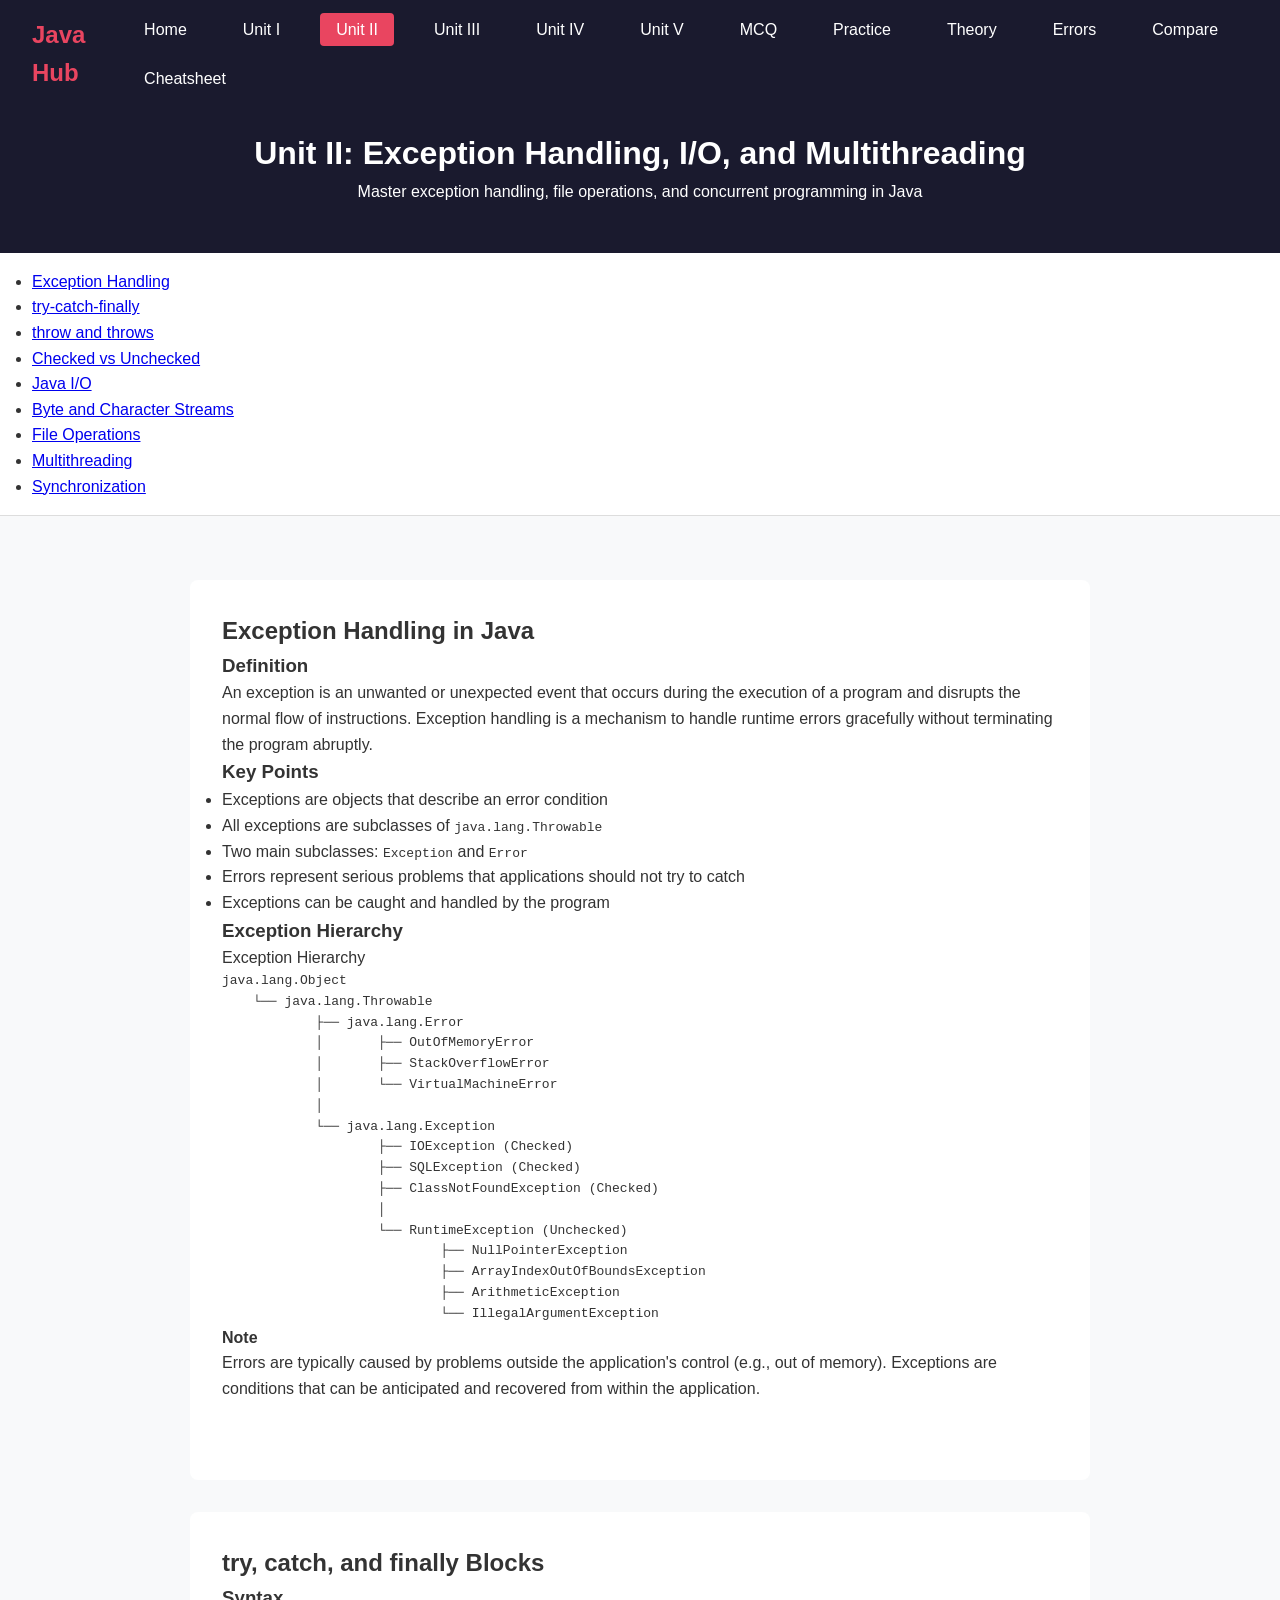
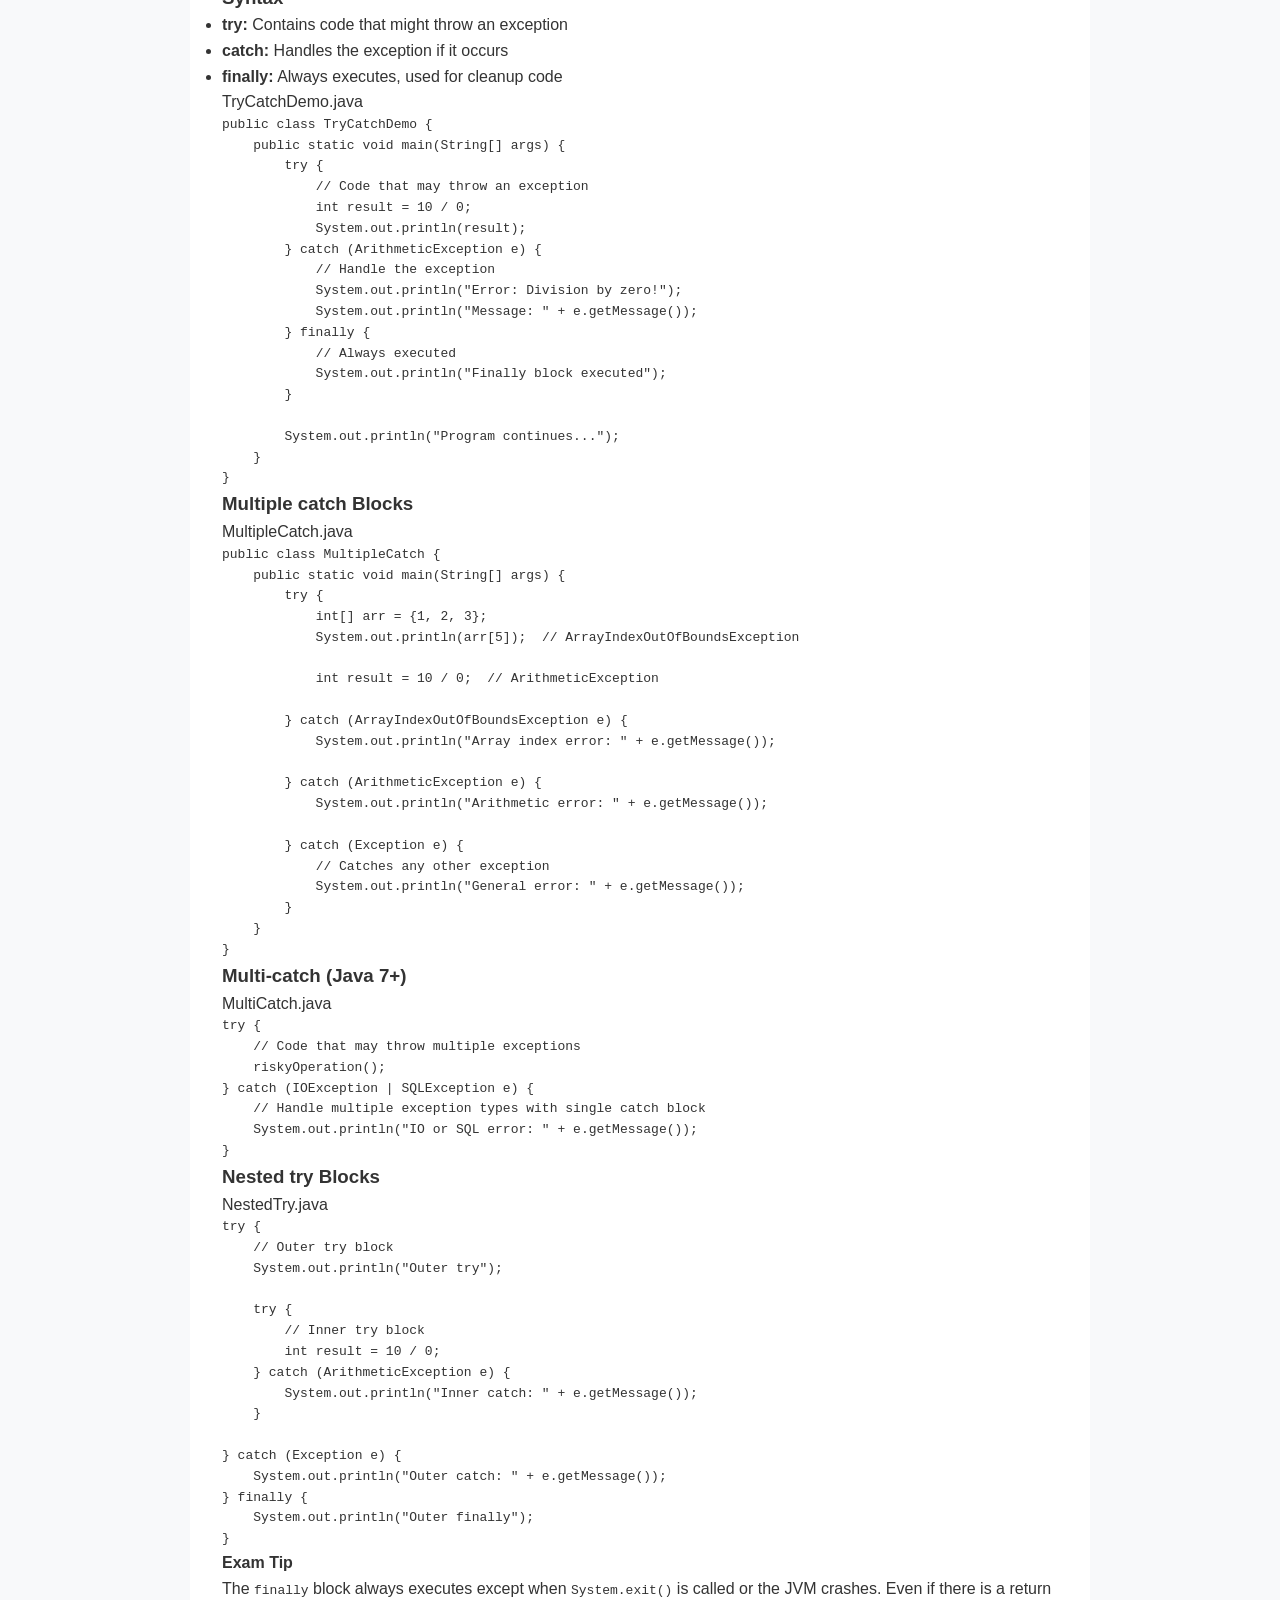
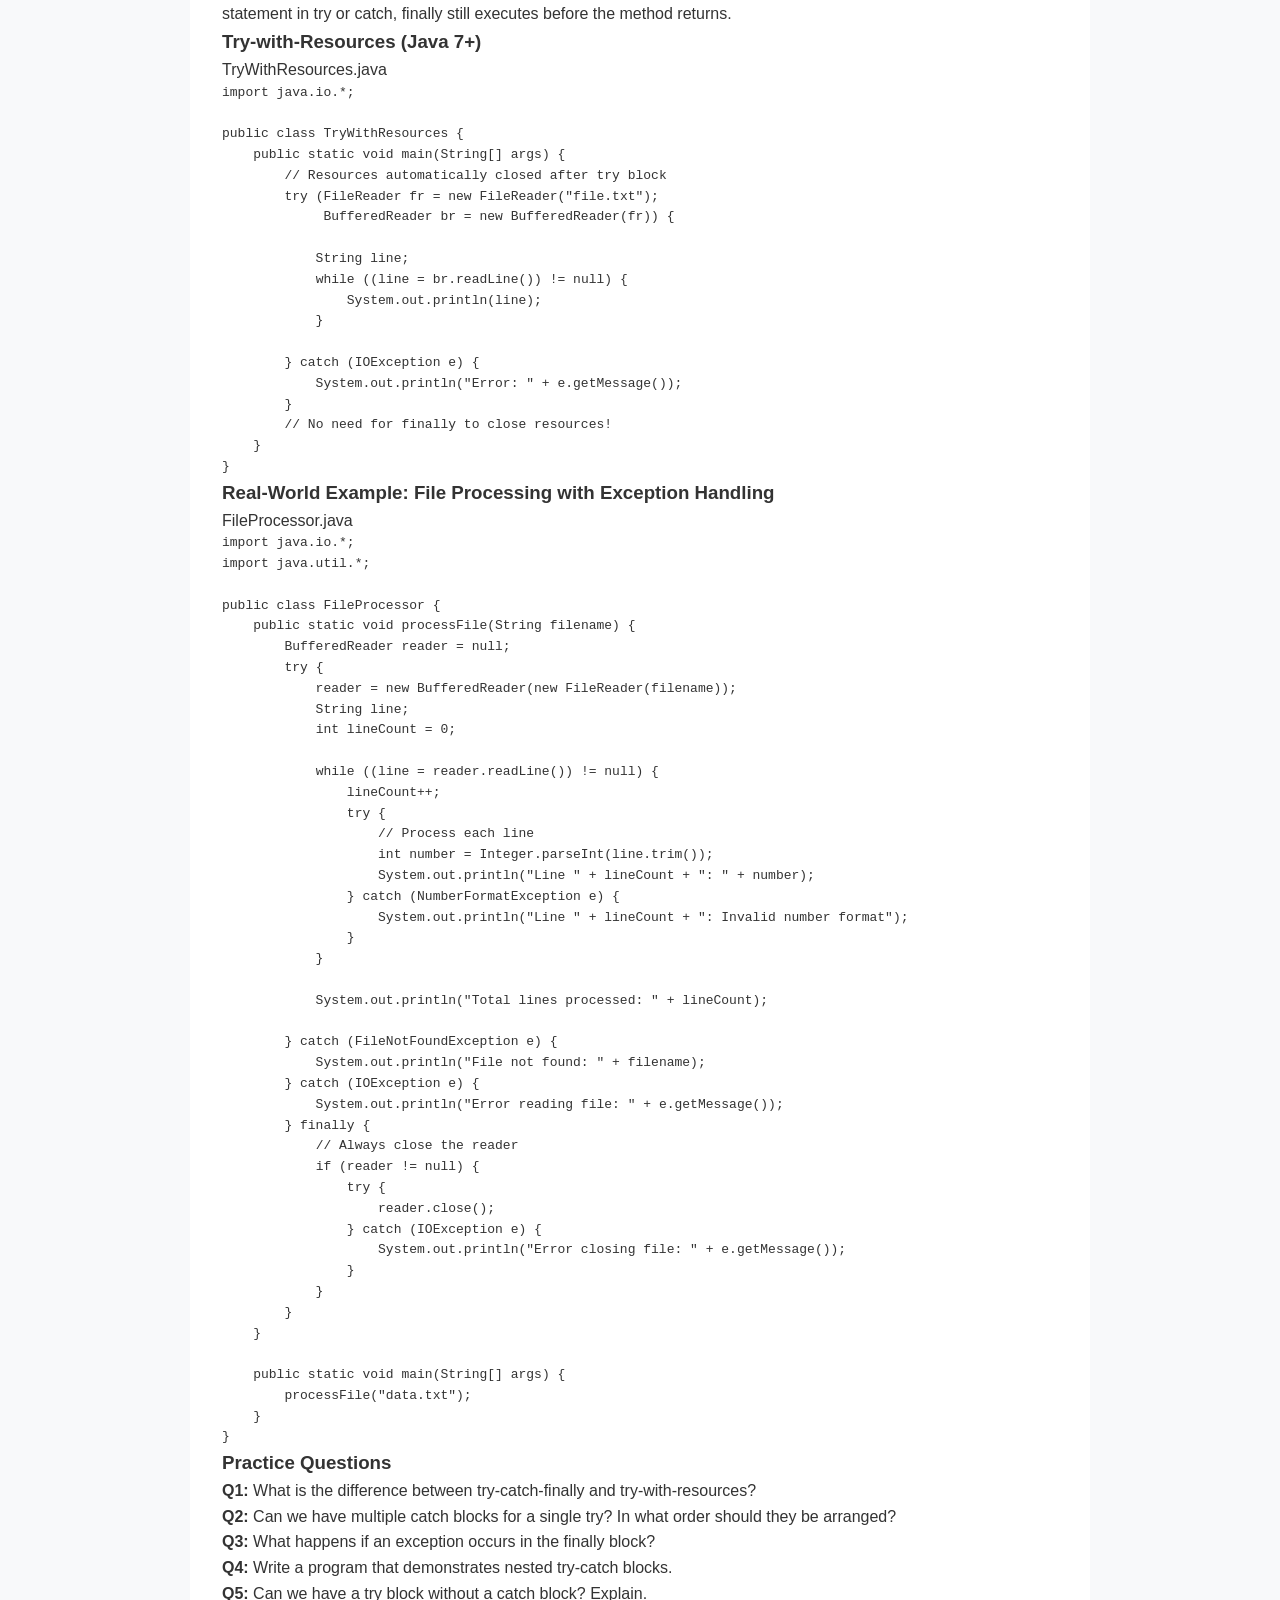
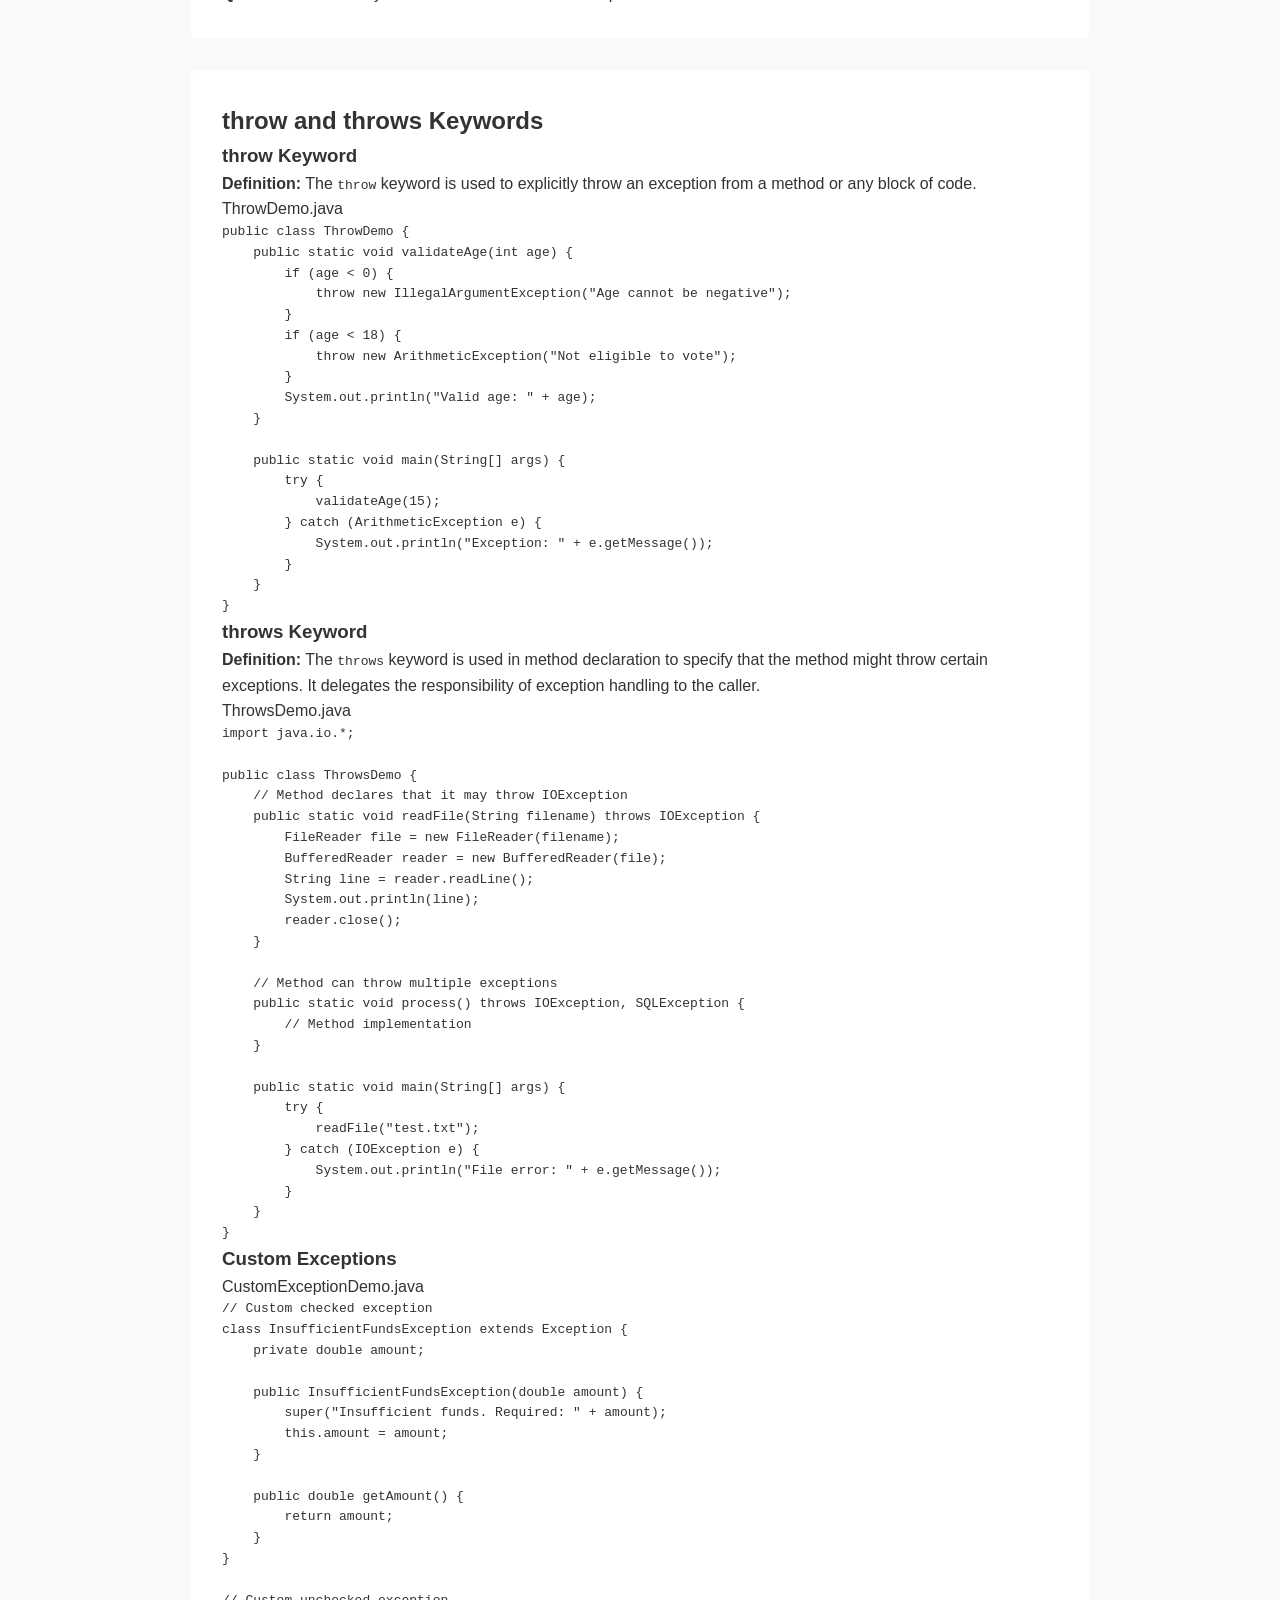
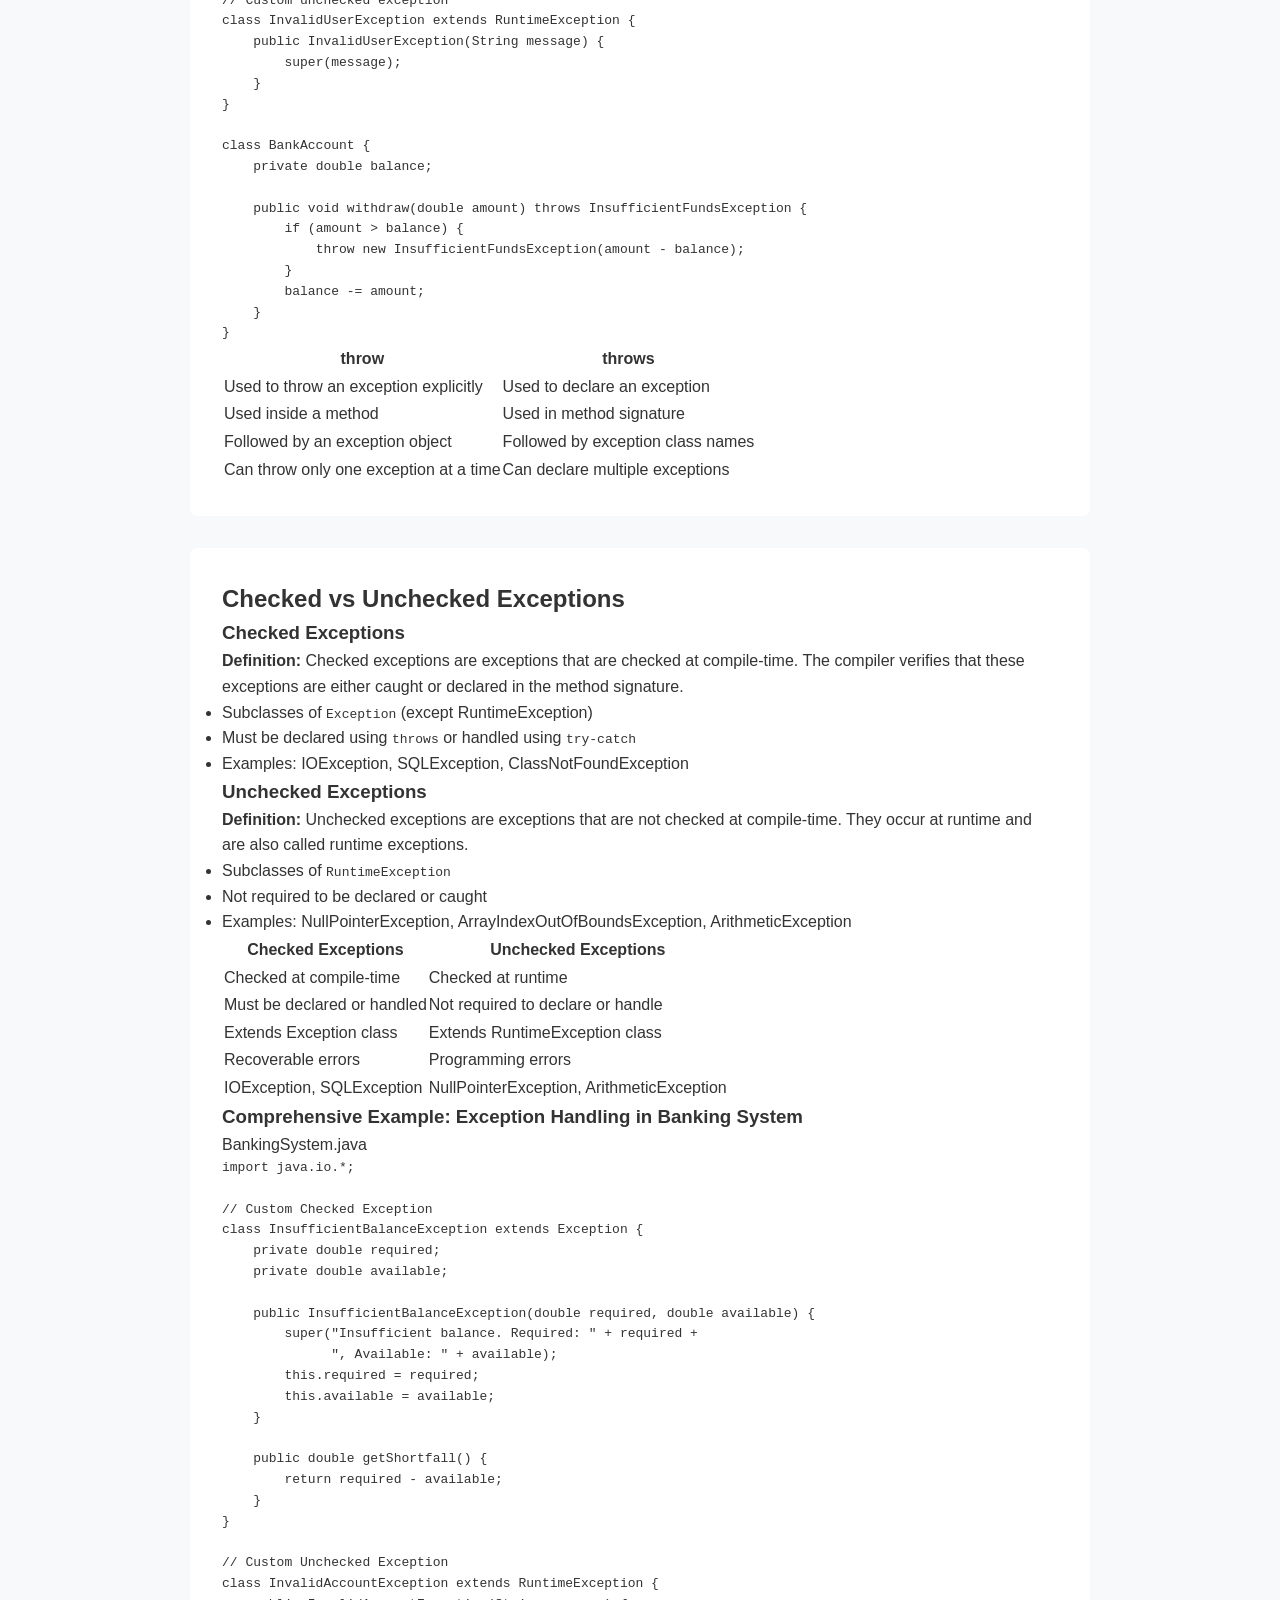
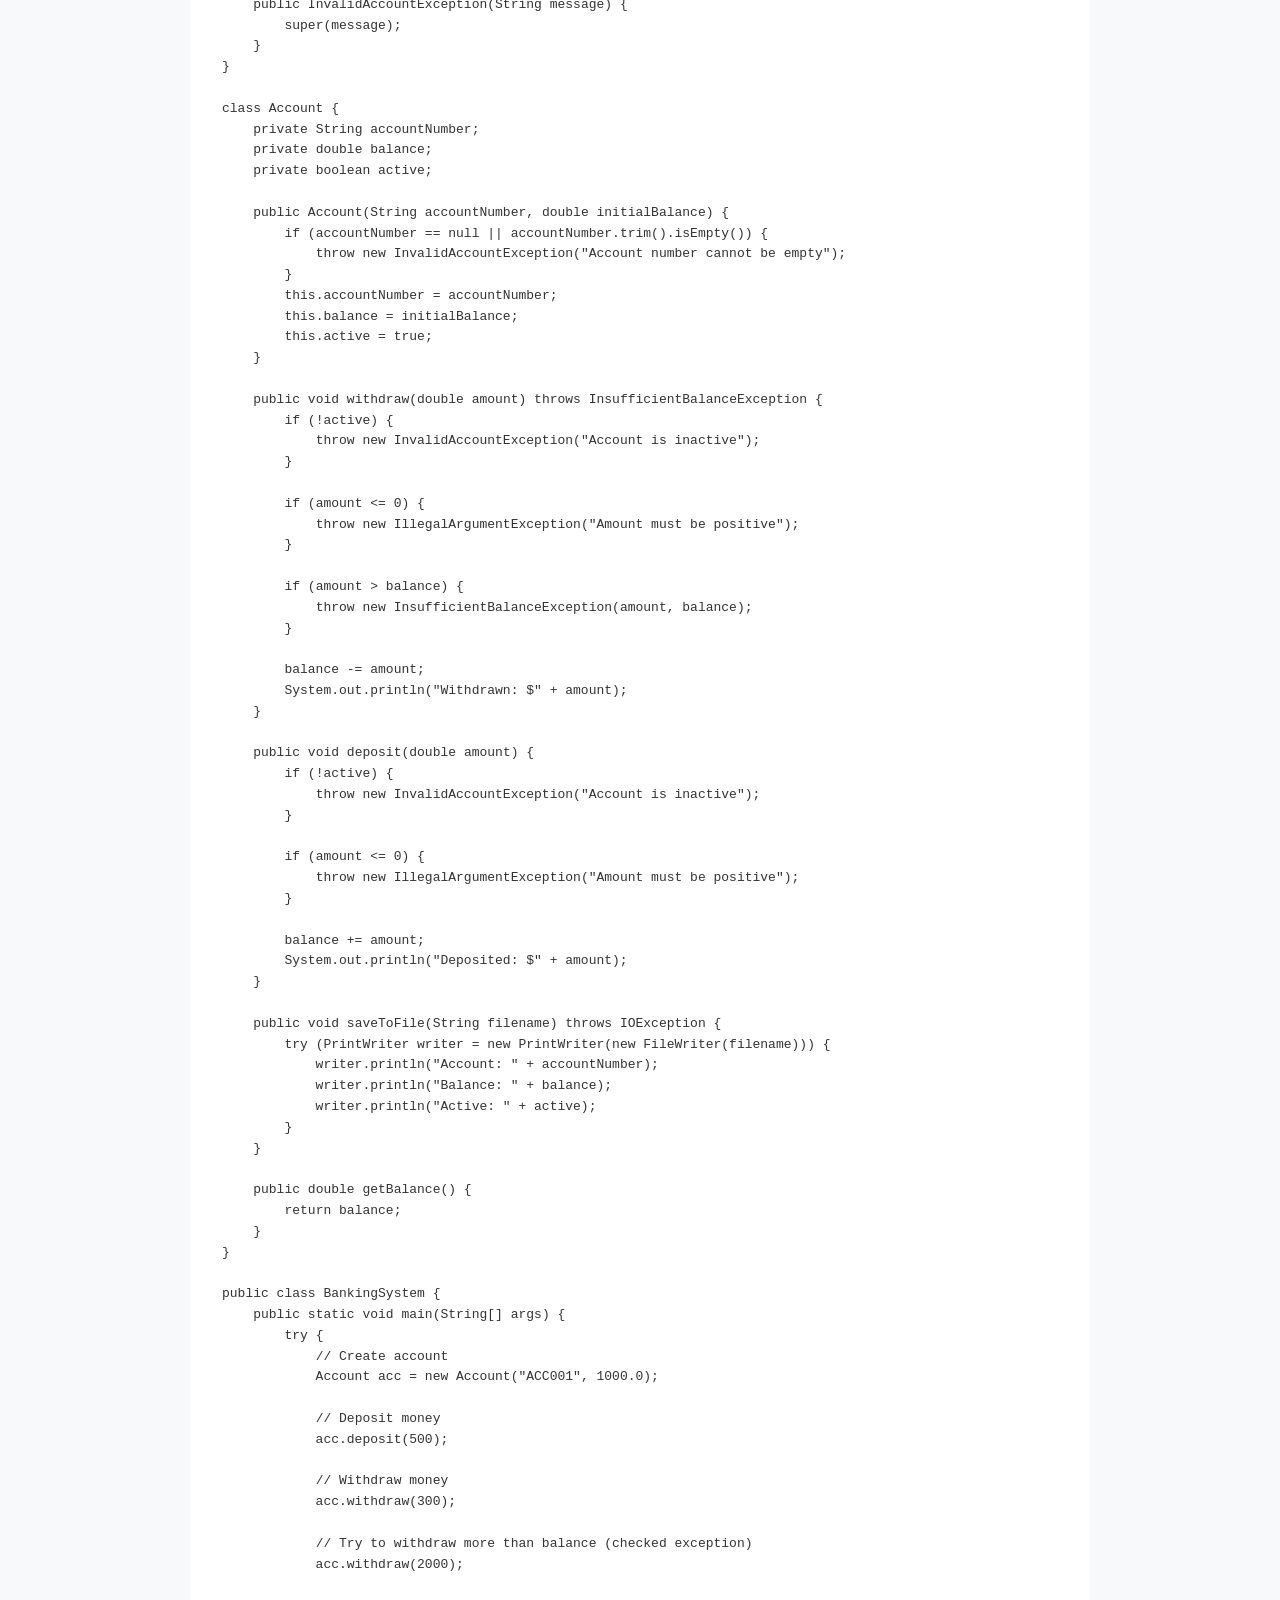
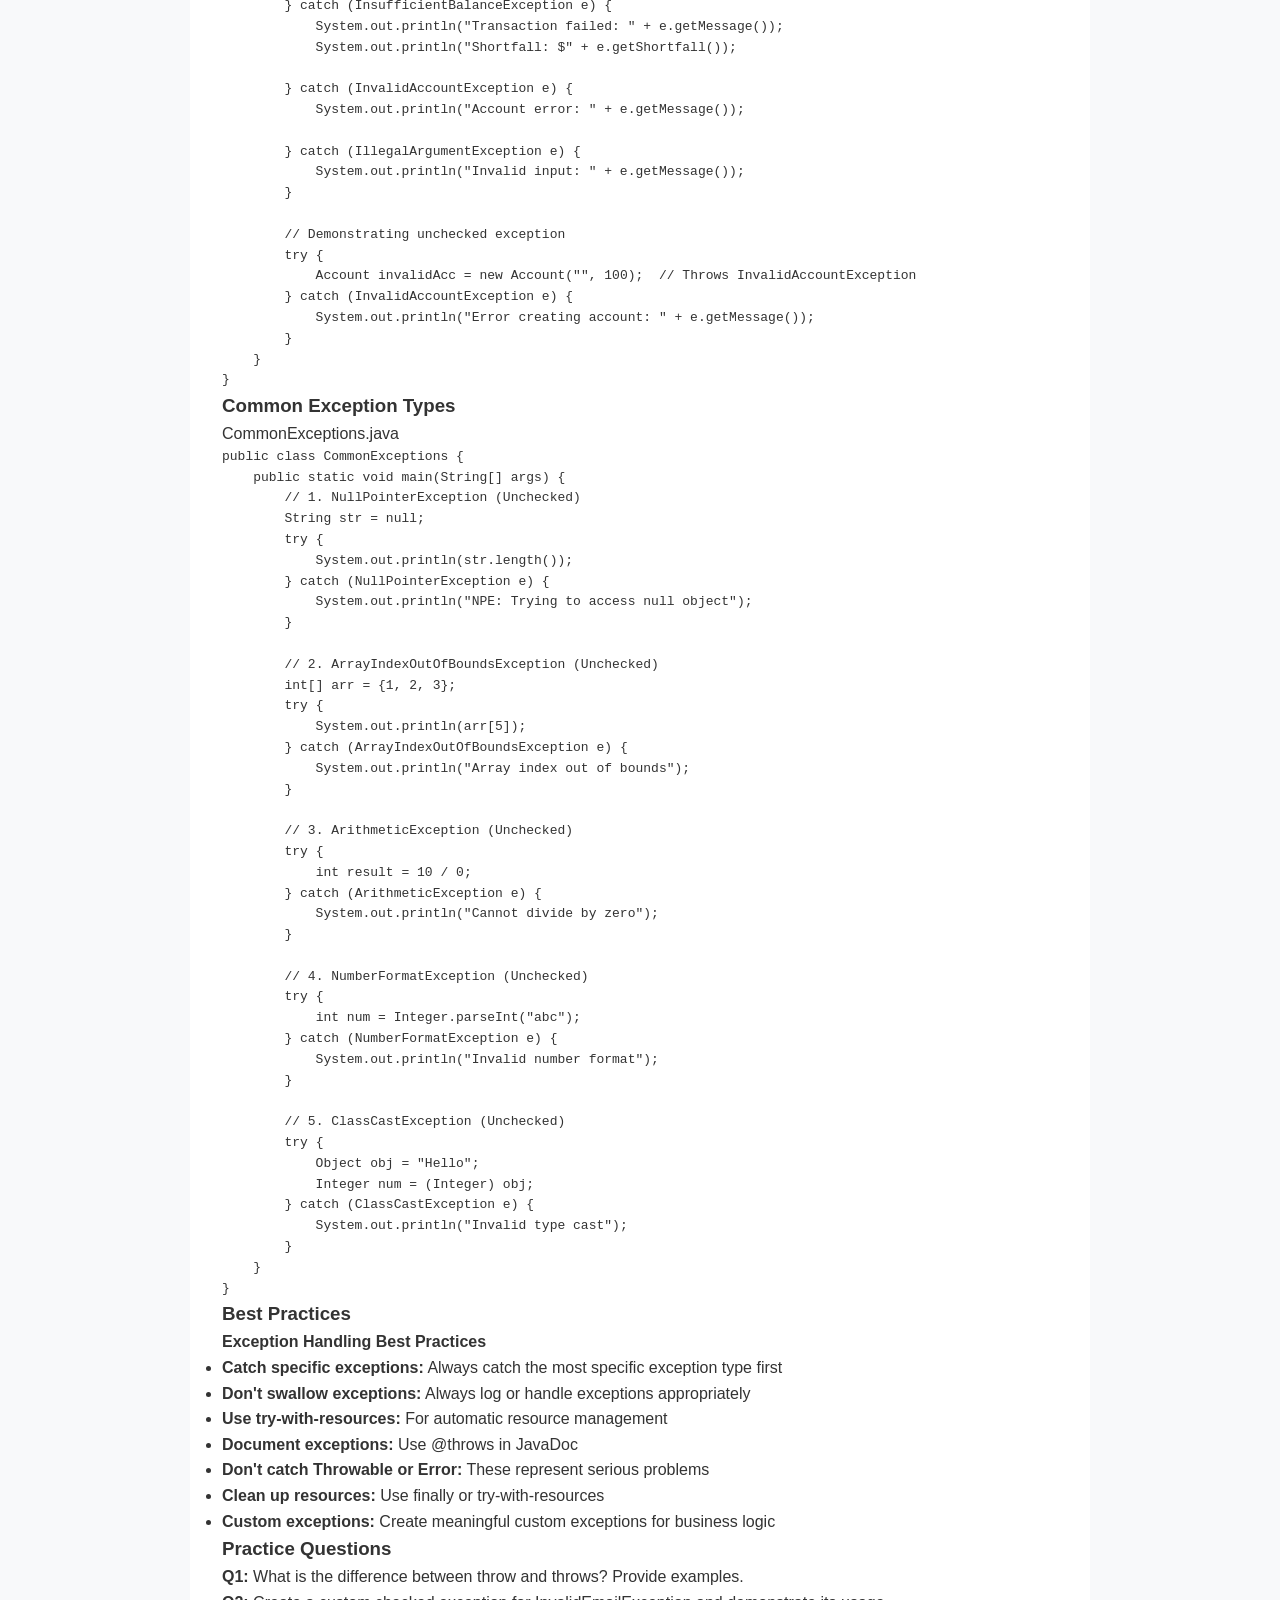
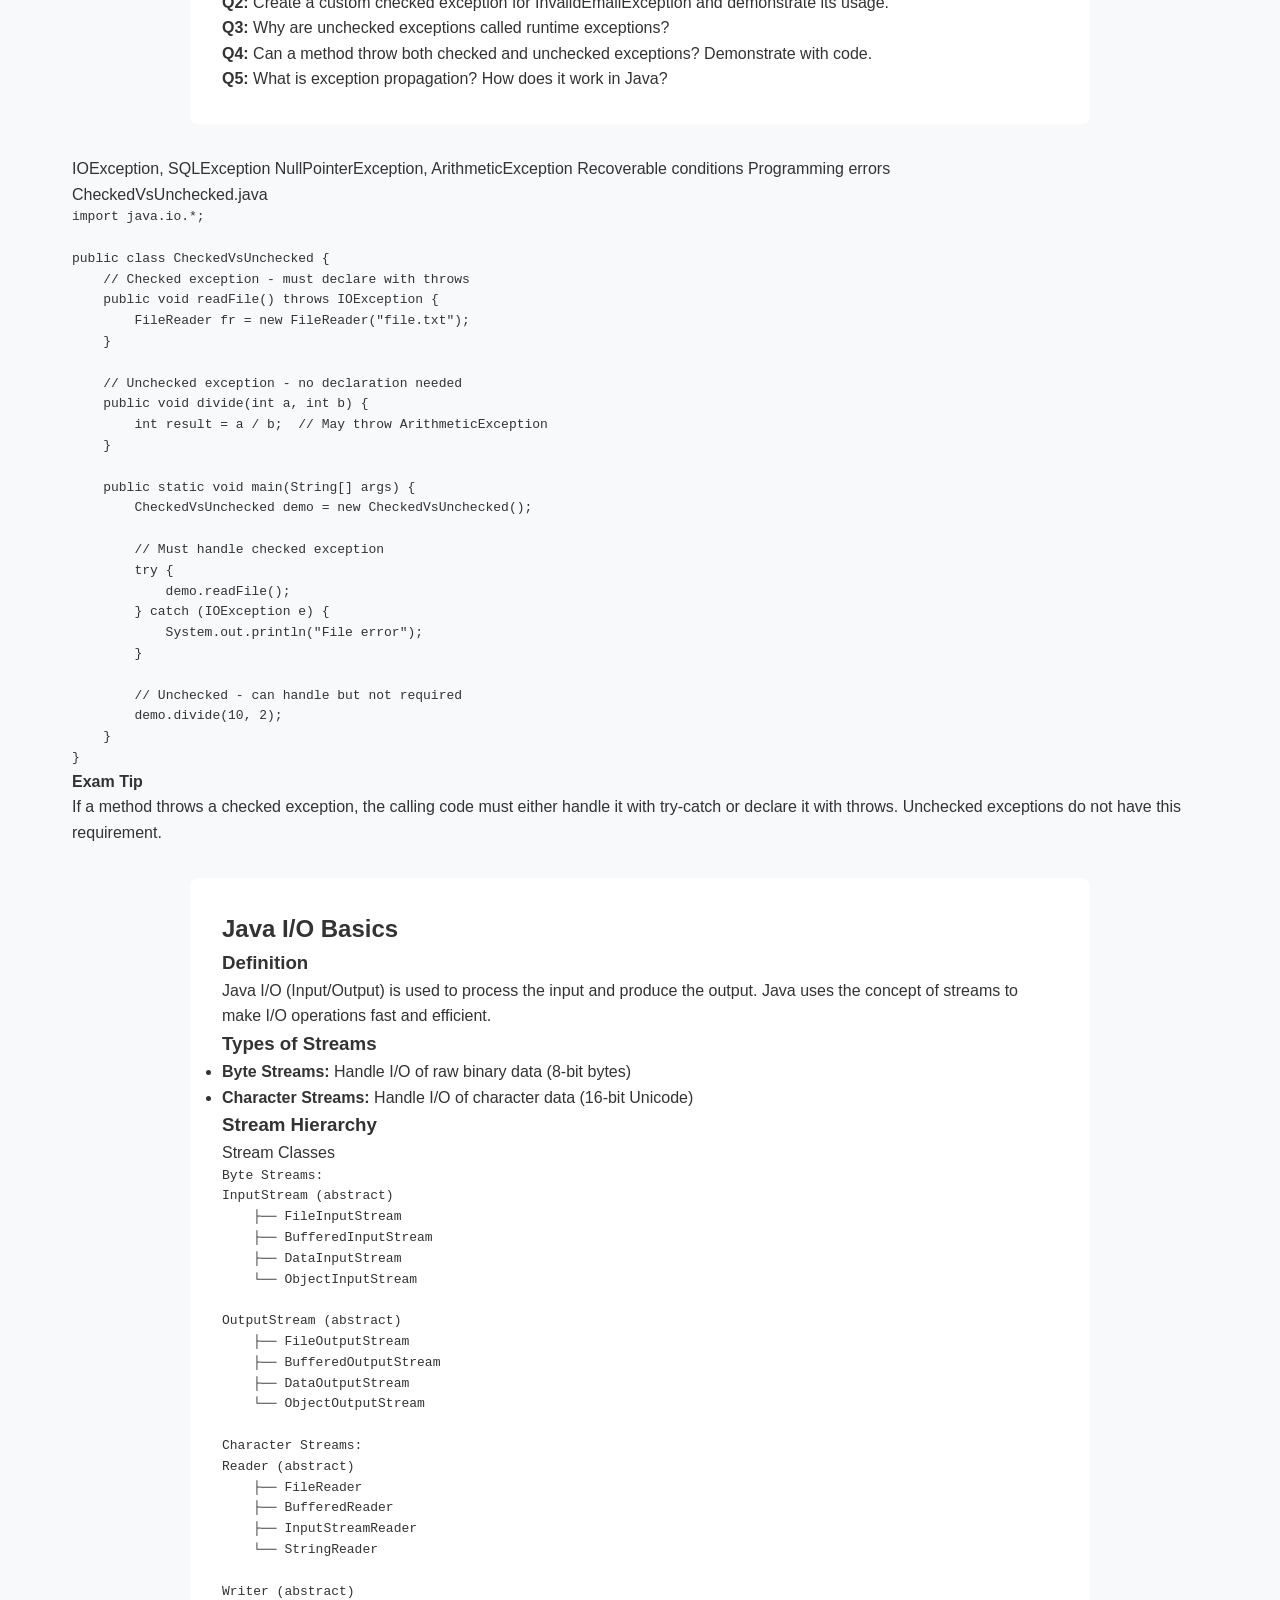
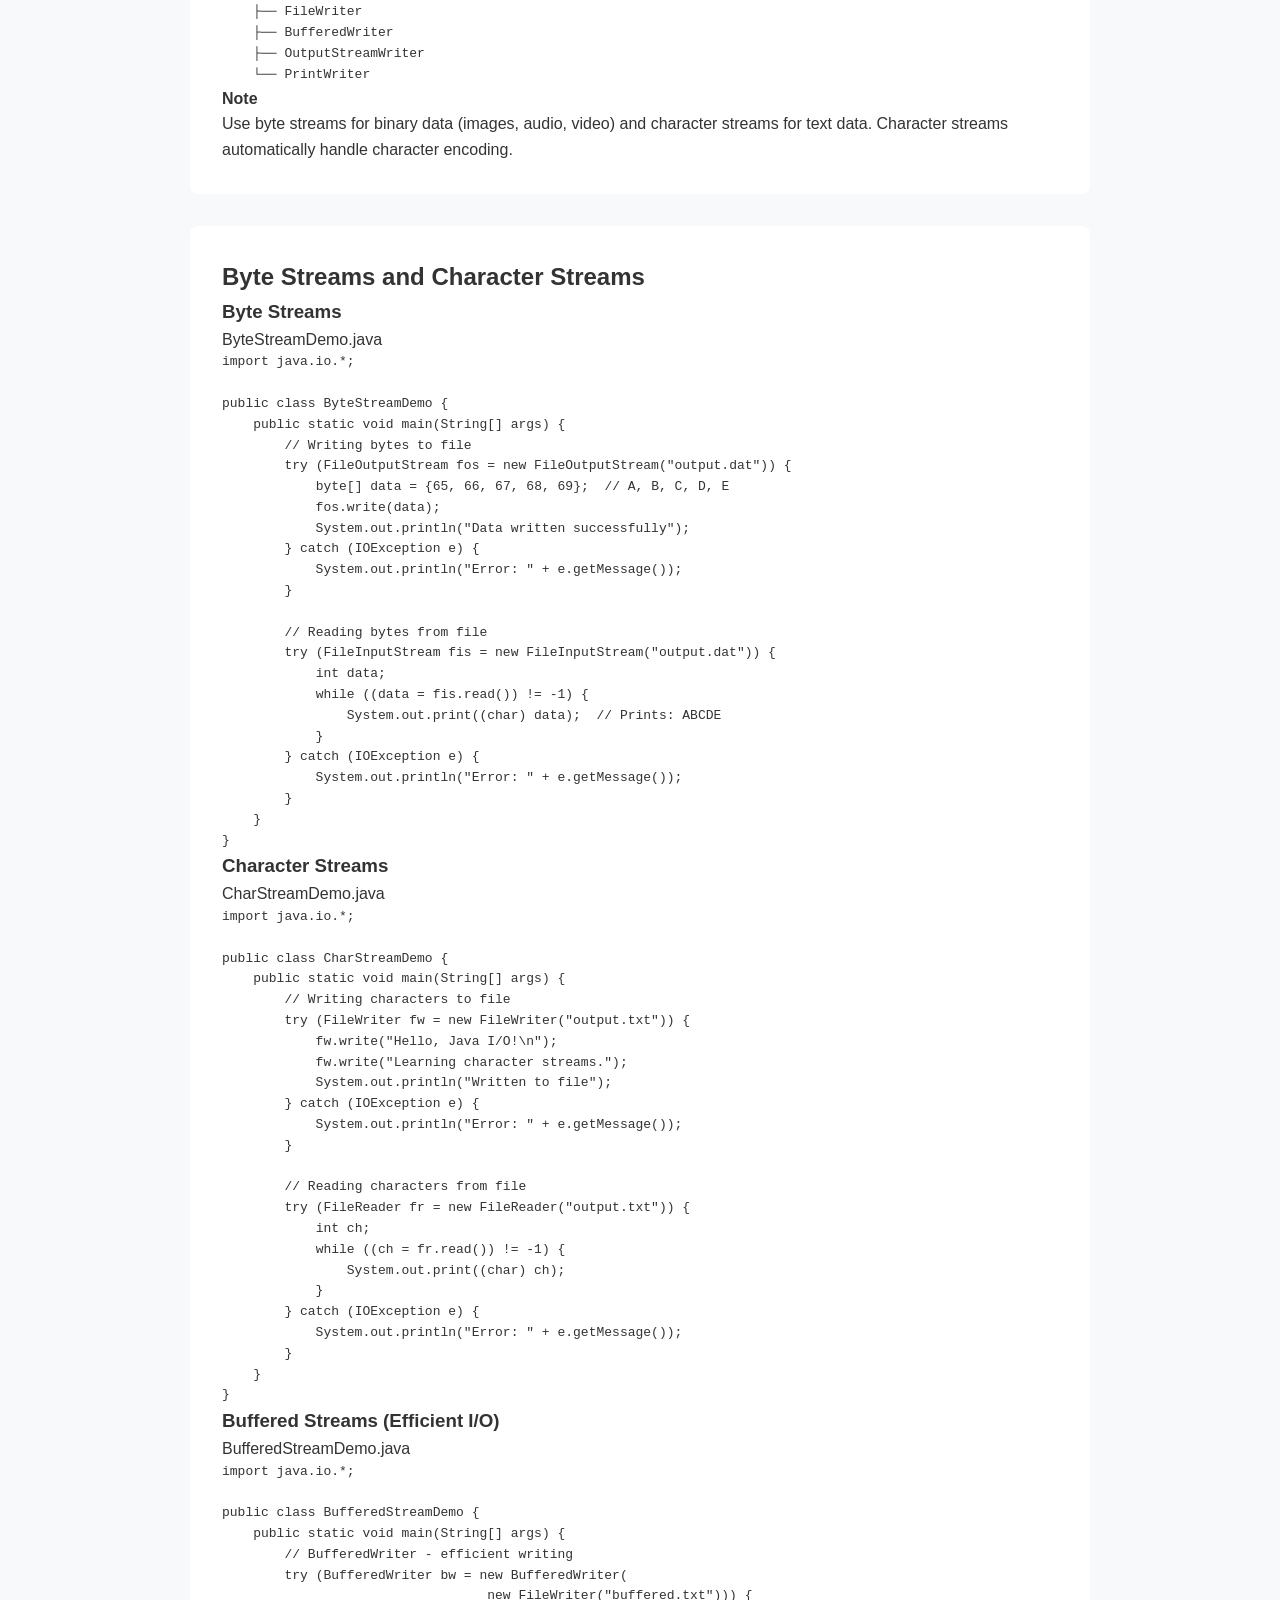
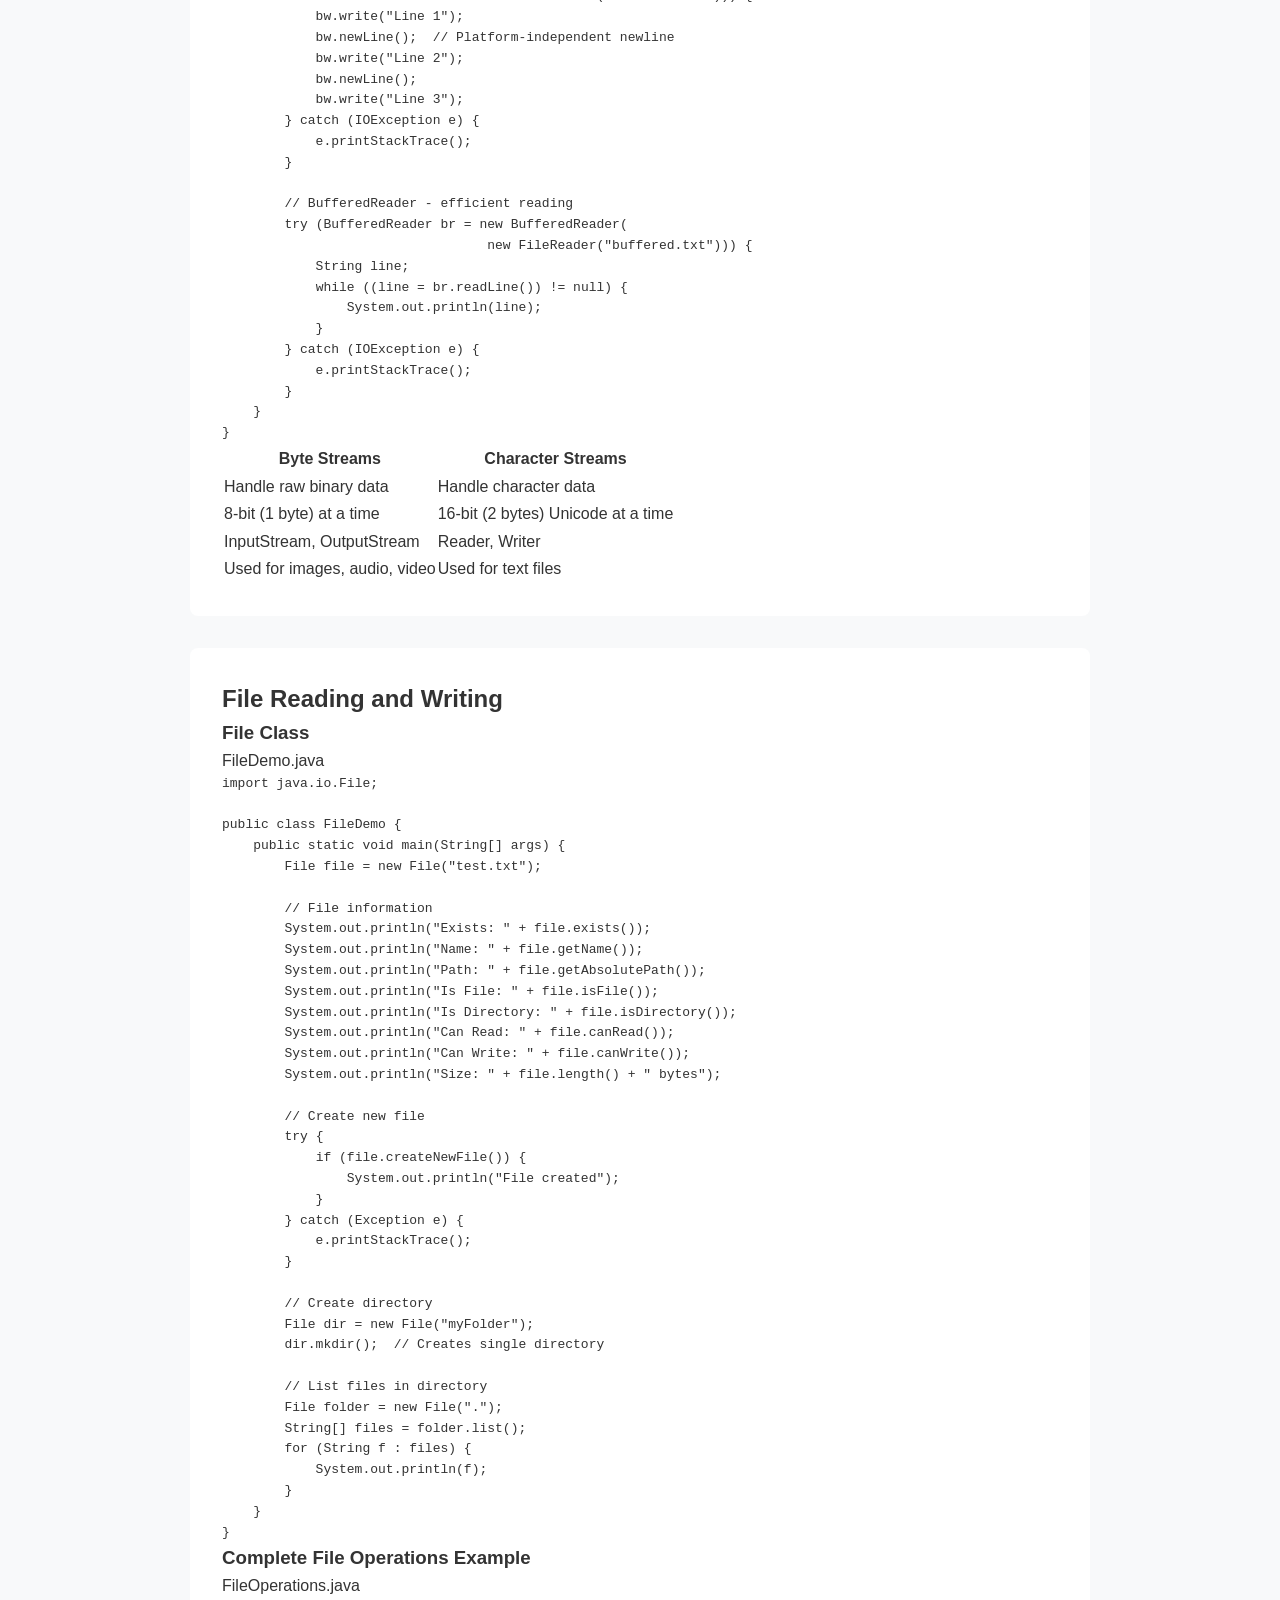
<file: unit2.html>
<!DOCTYPE html>
<html lang="en">
<head>
    <meta charset="UTF-8">
    <meta name="viewport" content="width=device-width, initial-scale=1.0">
    <title>Unit II: Exception Handling, I/O, and Multithreading - Java Learning Hub</title>
    <link rel="stylesheet" href="styles.css">
</head>
<body>
    <nav class="navbar">
        <div class="nav-brand">
            <a href="index.html">Java Hub</a>
        </div>
        <ul class="nav-links">
            <li><a href="index.html">Home</a></li>
            <li><a href="unit1.html">Unit I</a></li>
            <li><a href="unit2.html" class="active">Unit II</a></li>
            <li><a href="unit3.html">Unit III</a></li>
            <li><a href="unit4.html">Unit IV</a></li>
            <li><a href="unit5.html">Unit V</a></li>
            <li><a href="mcq.html">MCQ</a></li>
            <li><a href="practice.html">Practice</a></li>
            <li><a href="theory.html">Theory</a></li>
            <li><a href="errors.html">Errors</a></li>
            <li><a href="comparison.html">Compare</a></li>
            <li><a href="cheatsheet.html">Cheatsheet</a></li>
        </ul>
    </nav>

    <header class="unit-header">
        <h1>Unit II: Exception Handling, I/O, and Multithreading</h1>
        <p>Master exception handling, file operations, and concurrent programming in Java</p>
    </header>

    <nav class="topics-nav">
        <ul>
            <li><a href="#exceptions">Exception Handling</a></li>
            <li><a href="#try-catch">try-catch-finally</a></li>
            <li><a href="#throw">throw and throws</a></li>
            <li><a href="#checked">Checked vs Unchecked</a></li>
            <li><a href="#io">Java I/O</a></li>
            <li><a href="#streams">Byte and Character Streams</a></li>
            <li><a href="#file">File Operations</a></li>
            <li><a href="#threads">Multithreading</a></li>
            <li><a href="#sync">Synchronization</a></li>
        </ul>
    </nav>

    <main class="container">
        <!-- Exception Handling Introduction -->
        <section id="exceptions" class="content-section">
            <h2>Exception Handling in Java</h2>

            <h3>Definition</h3>
            <p>An exception is an unwanted or unexpected event that occurs during the execution of a program and disrupts the normal flow of instructions. Exception handling is a mechanism to handle runtime errors gracefully without terminating the program abruptly.</p>

            <h3>Key Points</h3>
            <ul>
                <li>Exceptions are objects that describe an error condition</li>
                <li>All exceptions are subclasses of <code>java.lang.Throwable</code></li>
                <li>Two main subclasses: <code>Exception</code> and <code>Error</code></li>
                <li>Errors represent serious problems that applications should not try to catch</li>
                <li>Exceptions can be caught and handled by the program</li>
            </ul>

            <h3>Exception Hierarchy</h3>
            <div class="code-block">
                <div class="code-header">
                    <span>Exception Hierarchy</span>
                </div>
                <pre><code>java.lang.Object
    └── java.lang.Throwable
            ├── java.lang.Error
            │       ├── OutOfMemoryError
            │       ├── StackOverflowError
            │       └── VirtualMachineError
            │
            └── java.lang.Exception
                    ├── IOException (Checked)
                    ├── SQLException (Checked)
                    ├── ClassNotFoundException (Checked)
                    │
                    └── RuntimeException (Unchecked)
                            ├── NullPointerException
                            ├── ArrayIndexOutOfBoundsException
                            ├── ArithmeticException
                            └── IllegalArgumentException</code></pre>
            </div>

            <div class="note-box">
                <h4>Note</h4>
                <p>Errors are typically caused by problems outside the application's control (e.g., out of memory). Exceptions are conditions that can be anticipated and recovered from within the application.</p>
            </div>
        </section>

        <!-- try-catch-finally -->
        <section id="try-catch" class="content-section">
            <h2>try, catch, and finally Blocks</h2>

            <h3>Syntax</h3>
            <ul>
                <li><strong>try:</strong> Contains code that might throw an exception</li>
                <li><strong>catch:</strong> Handles the exception if it occurs</li>
                <li><strong>finally:</strong> Always executes, used for cleanup code</li>
            </ul>

            <div class="code-block">
                <div class="code-header">
                    <span>TryCatchDemo.java</span>
                </div>
                <pre><code><span class="keyword">public class</span> TryCatchDemo {
    <span class="keyword">public static void</span> main(String[] args) {
        <span class="keyword">try</span> {
            <span class="comment">// Code that may throw an exception</span>
            <span class="keyword">int</span> result = <span class="number">10</span> / <span class="number">0</span>;
            System.out.println(result);
        } <span class="keyword">catch</span> (ArithmeticException e) {
            <span class="comment">// Handle the exception</span>
            System.out.println(<span class="string">"Error: Division by zero!"</span>);
            System.out.println(<span class="string">"Message: "</span> + e.getMessage());
        } <span class="keyword">finally</span> {
            <span class="comment">// Always executed</span>
            System.out.println(<span class="string">"Finally block executed"</span>);
        }
        
        System.out.println(<span class="string">"Program continues..."</span>);
    }
}</code></pre>
            </div>

            <h3>Multiple catch Blocks</h3>
            <div class="code-block">
                <div class="code-header">
                    <span>MultipleCatch.java</span>
                </div>
                <pre><code><span class="keyword">public class</span> MultipleCatch {
    <span class="keyword">public static void</span> main(String[] args) {
        <span class="keyword">try</span> {
            <span class="keyword">int</span>[] arr = {<span class="number">1</span>, <span class="number">2</span>, <span class="number">3</span>};
            System.out.println(arr[<span class="number">5</span>]);  <span class="comment">// ArrayIndexOutOfBoundsException</span>
            
            <span class="keyword">int</span> result = <span class="number">10</span> / <span class="number">0</span>;  <span class="comment">// ArithmeticException</span>
            
        } <span class="keyword">catch</span> (ArrayIndexOutOfBoundsException e) {
            System.out.println(<span class="string">"Array index error: "</span> + e.getMessage());
            
        } <span class="keyword">catch</span> (ArithmeticException e) {
            System.out.println(<span class="string">"Arithmetic error: "</span> + e.getMessage());
            
        } <span class="keyword">catch</span> (Exception e) {
            <span class="comment">// Catches any other exception</span>
            System.out.println(<span class="string">"General error: "</span> + e.getMessage());
        }
    }
}</code></pre>
            </div>

            <h3>Multi-catch (Java 7+)</h3>
            <div class="code-block">
                <div class="code-header">
                    <span>MultiCatch.java</span>
                </div>
                <pre><code><span class="keyword">try</span> {
    <span class="comment">// Code that may throw multiple exceptions</span>
    riskyOperation();
} <span class="keyword">catch</span> (IOException | SQLException e) {
    <span class="comment">// Handle multiple exception types with single catch block</span>
    System.out.println(<span class="string">"IO or SQL error: "</span> + e.getMessage());
}</code></pre>
            </div>

            <h3>Nested try Blocks</h3>
            <div class="code-block">
                <div class="code-header">
                    <span>NestedTry.java</span>
                </div>
                <pre><code><span class="keyword">try</span> {
    <span class="comment">// Outer try block</span>
    System.out.println(<span class="string">"Outer try"</span>);
    
    <span class="keyword">try</span> {
        <span class="comment">// Inner try block</span>
        <span class="keyword">int</span> result = <span class="number">10</span> / <span class="number">0</span>;
    } <span class="keyword">catch</span> (ArithmeticException e) {
        System.out.println(<span class="string">"Inner catch: "</span> + e.getMessage());
    }
    
} <span class="keyword">catch</span> (Exception e) {
    System.out.println(<span class="string">"Outer catch: "</span> + e.getMessage());
} <span class="keyword">finally</span> {
    System.out.println(<span class="string">"Outer finally"</span>);
}</code></pre>
            </div>

            <div class="exam-tip">
                <h4>Exam Tip</h4>
                <p>The <code>finally</code> block always executes except when <code>System.exit()</code> is called or the JVM crashes. Even if there is a return statement in try or catch, finally still executes before the method returns.</p>
            </div>

            <h3>Try-with-Resources (Java 7+)</h3>
            <div class="code-block">
                <div class="code-header">
                    <span>TryWithResources.java</span>
                </div>
                <pre><code><span class="keyword">import</span> java.io.*;

<span class="keyword">public class</span> TryWithResources {
    <span class="keyword">public static void</span> main(String[] args) {
        <span class="comment">// Resources automatically closed after try block</span>
        <span class="keyword">try</span> (FileReader fr = <span class="keyword">new</span> FileReader(<span class="string">"file.txt"</span>);
             BufferedReader br = <span class="keyword">new</span> BufferedReader(fr)) {
            
            String line;
            <span class="keyword">while</span> ((line = br.readLine()) != <span class="keyword">null</span>) {
                System.out.println(line);
            }
            
        } <span class="keyword">catch</span> (IOException e) {
            System.out.println(<span class="string">"Error: "</span> + e.getMessage());
        }
        <span class="comment">// No need for finally to close resources!</span>
    }
}</code></pre>
            </div>

            <h3>Real-World Example: File Processing with Exception Handling</h3>
            <div class="code-block">
                <div class="code-header">
                    <span>FileProcessor.java</span>
                </div>
                <pre><code><span class="keyword">import</span> java.io.*;
<span class="keyword">import</span> java.util.*;

<span class="keyword">public class</span> FileProcessor {
    <span class="keyword">public static void</span> processFile(String filename) {
        BufferedReader reader = <span class="keyword">null</span>;
        <span class="keyword">try</span> {
            reader = <span class="keyword">new</span> BufferedReader(<span class="keyword">new</span> FileReader(filename));
            String line;
            <span class="keyword">int</span> lineCount = <span class="number">0</span>;
            
            <span class="keyword">while</span> ((line = reader.readLine()) != <span class="keyword">null</span>) {
                lineCount++;
                <span class="keyword">try</span> {
                    <span class="comment">// Process each line</span>
                    <span class="keyword">int</span> number = Integer.parseInt(line.trim());
                    System.out.println(<span class="string">"Line "</span> + lineCount + <span class="string">": "</span> + number);
                } <span class="keyword">catch</span> (NumberFormatException e) {
                    System.out.println(<span class="string">"Line "</span> + lineCount + <span class="string">": Invalid number format"</span>);
                }
            }
            
            System.out.println(<span class="string">"Total lines processed: "</span> + lineCount);
            
        } <span class="keyword">catch</span> (FileNotFoundException e) {
            System.out.println(<span class="string">"File not found: "</span> + filename);
        } <span class="keyword">catch</span> (IOException e) {
            System.out.println(<span class="string">"Error reading file: "</span> + e.getMessage());
        } <span class="keyword">finally</span> {
            <span class="comment">// Always close the reader</span>
            <span class="keyword">if</span> (reader != <span class="keyword">null</span>) {
                <span class="keyword">try</span> {
                    reader.close();
                } <span class="keyword">catch</span> (IOException e) {
                    System.out.println(<span class="string">"Error closing file: "</span> + e.getMessage());
                }
            }
        }
    }
    
    <span class="keyword">public static void</span> main(String[] args) {
        processFile(<span class="string">"data.txt"</span>);
    }
}</code></pre>
            </div>

            <h3>Practice Questions</h3>
            <div class="practice-card">
                <p><strong>Q1:</strong> What is the difference between try-catch-finally and try-with-resources?</p>
                <p><strong>Q2:</strong> Can we have multiple catch blocks for a single try? In what order should they be arranged?</p>
                <p><strong>Q3:</strong> What happens if an exception occurs in the finally block?</p>
                <p><strong>Q4:</strong> Write a program that demonstrates nested try-catch blocks.</p>
                <p><strong>Q5:</strong> Can we have a try block without a catch block? Explain.</p>
            </div>
        </section>

        <!-- throw and throws -->
        <section id="throw" class="content-section">
            <h2>throw and throws Keywords</h2>

            <h3>throw Keyword</h3>
            <p><strong>Definition:</strong> The <code>throw</code> keyword is used to explicitly throw an exception from a method or any block of code.</p>

            <div class="code-block">
                <div class="code-header">
                    <span>ThrowDemo.java</span>
                </div>
                <pre><code><span class="keyword">public class</span> ThrowDemo {
    <span class="keyword">public static void</span> validateAge(<span class="keyword">int</span> age) {
        <span class="keyword">if</span> (age < <span class="number">0</span>) {
            <span class="keyword">throw new</span> IllegalArgumentException(<span class="string">"Age cannot be negative"</span>);
        }
        <span class="keyword">if</span> (age < <span class="number">18</span>) {
            <span class="keyword">throw new</span> ArithmeticException(<span class="string">"Not eligible to vote"</span>);
        }
        System.out.println(<span class="string">"Valid age: "</span> + age);
    }
    
    <span class="keyword">public static void</span> main(String[] args) {
        <span class="keyword">try</span> {
            validateAge(<span class="number">15</span>);
        } <span class="keyword">catch</span> (ArithmeticException e) {
            System.out.println(<span class="string">"Exception: "</span> + e.getMessage());
        }
    }
}</code></pre>
            </div>

            <h3>throws Keyword</h3>
            <p><strong>Definition:</strong> The <code>throws</code> keyword is used in method declaration to specify that the method might throw certain exceptions. It delegates the responsibility of exception handling to the caller.</p>

            <div class="code-block">
                <div class="code-header">
                    <span>ThrowsDemo.java</span>
                </div>
                <pre><code><span class="keyword">import</span> java.io.*;

<span class="keyword">public class</span> ThrowsDemo {
    <span class="comment">// Method declares that it may throw IOException</span>
    <span class="keyword">public static void</span> readFile(String filename) <span class="keyword">throws</span> IOException {
        FileReader file = <span class="keyword">new</span> FileReader(filename);
        BufferedReader reader = <span class="keyword">new</span> BufferedReader(file);
        String line = reader.readLine();
        System.out.println(line);
        reader.close();
    }
    
    <span class="comment">// Method can throw multiple exceptions</span>
    <span class="keyword">public static void</span> process() <span class="keyword">throws</span> IOException, SQLException {
        <span class="comment">// Method implementation</span>
    }
    
    <span class="keyword">public static void</span> main(String[] args) {
        <span class="keyword">try</span> {
            readFile(<span class="string">"test.txt"</span>);
        } <span class="keyword">catch</span> (IOException e) {
            System.out.println(<span class="string">"File error: "</span> + e.getMessage());
        }
    }
}</code></pre>
            </div>

            <h3>Custom Exceptions</h3>
            <div class="code-block">
                <div class="code-header">
                    <span>CustomExceptionDemo.java</span>
                </div>
                <pre><code><span class="comment">// Custom checked exception</span>
<span class="keyword">class</span> InsufficientFundsException <span class="keyword">extends</span> Exception {
    <span class="keyword">private double</span> amount;
    
    <span class="keyword">public</span> InsufficientFundsException(<span class="keyword">double</span> amount) {
        <span class="keyword">super</span>(<span class="string">"Insufficient funds. Required: "</span> + amount);
        <span class="keyword">this</span>.amount = amount;
    }
    
    <span class="keyword">public double</span> getAmount() {
        <span class="keyword">return</span> amount;
    }
}

<span class="comment">// Custom unchecked exception</span>
<span class="keyword">class</span> InvalidUserException <span class="keyword">extends</span> RuntimeException {
    <span class="keyword">public</span> InvalidUserException(String message) {
        <span class="keyword">super</span>(message);
    }
}

<span class="keyword">class</span> BankAccount {
    <span class="keyword">private double</span> balance;
    
    <span class="keyword">public void</span> withdraw(<span class="keyword">double</span> amount) <span class="keyword">throws</span> InsufficientFundsException {
        <span class="keyword">if</span> (amount > balance) {
            <span class="keyword">throw new</span> InsufficientFundsException(amount - balance);
        }
        balance -= amount;
    }
}</code></pre>
            </div>

            <table class="data-table">
                <tr>
                    <th>throw</th>
                    <th>throws</th>
                </tr>
                <tr>
                    <td>Used to throw an exception explicitly</td>
                    <td>Used to declare an exception</td>
                </tr>
                <tr>
                    <td>Used inside a method</td>
                    <td>Used in method signature</td>
                </tr>
                <tr>
                    <td>Followed by an exception object</td>
                    <td>Followed by exception class names</td>
                </tr>
                <tr>
                    <td>Can throw only one exception at a time</td>
                    <td>Can declare multiple exceptions</td>
                </tr>
            </table>
        </section>

        <!-- Checked vs Unchecked Exceptions -->
        <section id="checked" class="content-section">
            <h2>Checked vs Unchecked Exceptions</h2>

            <h3>Checked Exceptions</h3>
            <p><strong>Definition:</strong> Checked exceptions are exceptions that are checked at compile-time. The compiler verifies that these exceptions are either caught or declared in the method signature.</p>
            <ul>
                <li>Subclasses of <code>Exception</code> (except RuntimeException)</li>
                <li>Must be declared using <code>throws</code> or handled using <code>try-catch</code></li>
                <li>Examples: IOException, SQLException, ClassNotFoundException</li>
            </ul>

            <h3>Unchecked Exceptions</h3>
            <p><strong>Definition:</strong> Unchecked exceptions are exceptions that are not checked at compile-time. They occur at runtime and are also called runtime exceptions.</p>
            <ul>
                <li>Subclasses of <code>RuntimeException</code></li>
                <li>Not required to be declared or caught</li>
                <li>Examples: NullPointerException, ArrayIndexOutOfBoundsException, ArithmeticException</li>
            </ul>

            <table class="data-table">
                <tr>
                    <th>Checked Exceptions</th>
                    <th>Unchecked Exceptions</th>
                </tr>
                <tr>
                    <td>Checked at compile-time</td>
                    <td>Checked at runtime</td>
                </tr>
                <tr>
                    <td>Must be declared or handled</td>
                    <td>Not required to declare or handle</td>
                </tr>
                <tr>
                    <td>Extends Exception class</td>
                    <td>Extends RuntimeException class</td>
                </tr>
                <tr>
                    <td>Recoverable errors</td>
                    <td>Programming errors</td>
                </tr>
                <tr>
                    <td>IOException, SQLException</td>
                    <td>NullPointerException, ArithmeticException</td>
                </tr>
            </table>

            <h3>Comprehensive Example: Exception Handling in Banking System</h3>
            <div class="code-block">
                <div class="code-header">
                    <span>BankingSystem.java</span>
                </div>
                <pre><code><span class="keyword">import</span> java.io.*;

<span class="comment">// Custom Checked Exception</span>
<span class="keyword">class</span> InsufficientBalanceException <span class="keyword">extends</span> Exception {
    <span class="keyword">private double</span> required;
    <span class="keyword">private double</span> available;
    
    <span class="keyword">public</span> InsufficientBalanceException(<span class="keyword">double</span> required, <span class="keyword">double</span> available) {
        <span class="keyword">super</span>(<span class="string">"Insufficient balance. Required: "</span> + required + 
              <span class="string">", Available: "</span> + available);
        <span class="keyword">this</span>.required = required;
        <span class="keyword">this</span>.available = available;
    }
    
    <span class="keyword">public double</span> getShortfall() {
        <span class="keyword">return</span> required - available;
    }
}

<span class="comment">// Custom Unchecked Exception</span>
<span class="keyword">class</span> InvalidAccountException <span class="keyword">extends</span> RuntimeException {
    <span class="keyword">public</span> InvalidAccountException(String message) {
        <span class="keyword">super</span>(message);
    }
}

<span class="keyword">class</span> Account {
    <span class="keyword">private</span> String accountNumber;
    <span class="keyword">private double</span> balance;
    <span class="keyword">private boolean</span> active;
    
    <span class="keyword">public</span> Account(String accountNumber, <span class="keyword">double</span> initialBalance) {
        <span class="keyword">if</span> (accountNumber == <span class="keyword">null</span> || accountNumber.trim().isEmpty()) {
            <span class="keyword">throw new</span> InvalidAccountException(<span class="string">"Account number cannot be empty"</span>);
        }
        <span class="keyword">this</span>.accountNumber = accountNumber;
        <span class="keyword">this</span>.balance = initialBalance;
        <span class="keyword">this</span>.active = <span class="keyword">true</span>;
    }
    
    <span class="keyword">public void</span> withdraw(<span class="keyword">double</span> amount) <span class="keyword">throws</span> InsufficientBalanceException {
        <span class="keyword">if</span> (!active) {
            <span class="keyword">throw new</span> InvalidAccountException(<span class="string">"Account is inactive"</span>);
        }
        
        <span class="keyword">if</span> (amount <= <span class="number">0</span>) {
            <span class="keyword">throw new</span> IllegalArgumentException(<span class="string">"Amount must be positive"</span>);
        }
        
        <span class="keyword">if</span> (amount > balance) {
            <span class="keyword">throw new</span> InsufficientBalanceException(amount, balance);
        }
        
        balance -= amount;
        System.out.println(<span class="string">"Withdrawn: $"</span> + amount);
    }
    
    <span class="keyword">public void</span> deposit(<span class="keyword">double</span> amount) {
        <span class="keyword">if</span> (!active) {
            <span class="keyword">throw new</span> InvalidAccountException(<span class="string">"Account is inactive"</span>);
        }
        
        <span class="keyword">if</span> (amount <= <span class="number">0</span>) {
            <span class="keyword">throw new</span> IllegalArgumentException(<span class="string">"Amount must be positive"</span>);
        }
        
        balance += amount;
        System.out.println(<span class="string">"Deposited: $"</span> + amount);
    }
    
    <span class="keyword">public void</span> saveToFile(String filename) <span class="keyword">throws</span> IOException {
        <span class="keyword">try</span> (PrintWriter writer = <span class="keyword">new</span> PrintWriter(<span class="keyword">new</span> FileWriter(filename))) {
            writer.println(<span class="string">"Account: "</span> + accountNumber);
            writer.println(<span class="string">"Balance: "</span> + balance);
            writer.println(<span class="string">"Active: "</span> + active);
        }
    }
    
    <span class="keyword">public double</span> getBalance() {
        <span class="keyword">return</span> balance;
    }
}

<span class="keyword">public class</span> BankingSystem {
    <span class="keyword">public static void</span> main(String[] args) {
        <span class="keyword">try</span> {
            <span class="comment">// Create account</span>
            Account acc = <span class="keyword">new</span> Account(<span class="string">"ACC001"</span>, <span class="number">1000.0</span>);
            
            <span class="comment">// Deposit money</span>
            acc.deposit(<span class="number">500</span>);
            
            <span class="comment">// Withdraw money</span>
            acc.withdraw(<span class="number">300</span>);
            
            <span class="comment">// Try to withdraw more than balance (checked exception)</span>
            acc.withdraw(<span class="number">2000</span>);
            
        } <span class="keyword">catch</span> (InsufficientBalanceException e) {
            System.out.println(<span class="string">"Transaction failed: "</span> + e.getMessage());
            System.out.println(<span class="string">"Shortfall: $"</span> + e.getShortfall());
            
        } <span class="keyword">catch</span> (InvalidAccountException e) {
            System.out.println(<span class="string">"Account error: "</span> + e.getMessage());
            
        } <span class="keyword">catch</span> (IllegalArgumentException e) {
            System.out.println(<span class="string">"Invalid input: "</span> + e.getMessage());
        }
        
        <span class="comment">// Demonstrating unchecked exception</span>
        <span class="keyword">try</span> {
            Account invalidAcc = <span class="keyword">new</span> Account(<span class="string">""</span>, <span class="number">100</span>);  <span class="comment">// Throws InvalidAccountException</span>
        } <span class="keyword">catch</span> (InvalidAccountException e) {
            System.out.println(<span class="string">"Error creating account: "</span> + e.getMessage());
        }
    }
}</code></pre>
            </div>

            <h3>Common Exception Types</h3>
            <div class="code-block">
                <div class="code-header">
                    <span>CommonExceptions.java</span>
                </div>
                <pre><code><span class="keyword">public class</span> CommonExceptions {
    <span class="keyword">public static void</span> main(String[] args) {
        <span class="comment">// 1. NullPointerException (Unchecked)</span>
        String str = <span class="keyword">null</span>;
        <span class="keyword">try</span> {
            System.out.println(str.length());
        } <span class="keyword">catch</span> (NullPointerException e) {
            System.out.println(<span class="string">"NPE: Trying to access null object"</span>);
        }
        
        <span class="comment">// 2. ArrayIndexOutOfBoundsException (Unchecked)</span>
        <span class="keyword">int</span>[] arr = {<span class="number">1</span>, <span class="number">2</span>, <span class="number">3</span>};
        <span class="keyword">try</span> {
            System.out.println(arr[<span class="number">5</span>]);
        } <span class="keyword">catch</span> (ArrayIndexOutOfBoundsException e) {
            System.out.println(<span class="string">"Array index out of bounds"</span>);
        }
        
        <span class="comment">// 3. ArithmeticException (Unchecked)</span>
        <span class="keyword">try</span> {
            <span class="keyword">int</span> result = <span class="number">10</span> / <span class="number">0</span>;
        } <span class="keyword">catch</span> (ArithmeticException e) {
            System.out.println(<span class="string">"Cannot divide by zero"</span>);
        }
        
        <span class="comment">// 4. NumberFormatException (Unchecked)</span>
        <span class="keyword">try</span> {
            <span class="keyword">int</span> num = Integer.parseInt(<span class="string">"abc"</span>);
        } <span class="keyword">catch</span> (NumberFormatException e) {
            System.out.println(<span class="string">"Invalid number format"</span>);
        }
        
        <span class="comment">// 5. ClassCastException (Unchecked)</span>
        <span class="keyword">try</span> {
            Object obj = <span class="string">"Hello"</span>;
            Integer num = (Integer) obj;
        } <span class="keyword">catch</span> (ClassCastException e) {
            System.out.println(<span class="string">"Invalid type cast"</span>);
        }
    }
}</code></pre>
            </div>

            <h3>Best Practices</h3>
            <div class="note-box">
                <h4>Exception Handling Best Practices</h4>
                <ul>
                    <li><strong>Catch specific exceptions:</strong> Always catch the most specific exception type first</li>
                    <li><strong>Don't swallow exceptions:</strong> Always log or handle exceptions appropriately</li>
                    <li><strong>Use try-with-resources:</strong> For automatic resource management</li>
                    <li><strong>Document exceptions:</strong> Use @throws in JavaDoc</li>
                    <li><strong>Don't catch Throwable or Error:</strong> These represent serious problems</li>
                    <li><strong>Clean up resources:</strong> Use finally or try-with-resources</li>
                    <li><strong>Custom exceptions:</strong> Create meaningful custom exceptions for business logic</li>
                </ul>
            </div>

            <h3>Practice Questions</h3>
            <div class="practice-card">
                <p><strong>Q1:</strong> What is the difference between throw and throws? Provide examples.</p>
                <p><strong>Q2:</strong> Create a custom checked exception for InvalidEmailException and demonstrate its usage.</p>
                <p><strong>Q3:</strong> Why are unchecked exceptions called runtime exceptions?</p>
                <p><strong>Q4:</strong> Can a method throw both checked and unchecked exceptions? Demonstrate with code.</p>
                <p><strong>Q5:</strong> What is exception propagation? How does it work in Java?</p>
            </div>
        </section>
                    <td>IOException, SQLException</td>
                    <td>NullPointerException, ArithmeticException</td>
                </tr>
                <tr>
                    <td>Recoverable conditions</td>
                    <td>Programming errors</td>
                </tr>
            </table>

            <div class="code-block">
                <div class="code-header">
                    <span>CheckedVsUnchecked.java</span>
                </div>
                <pre><code><span class="keyword">import</span> java.io.*;

<span class="keyword">public class</span> CheckedVsUnchecked {
    <span class="comment">// Checked exception - must declare with throws</span>
    <span class="keyword">public void</span> readFile() <span class="keyword">throws</span> IOException {
        FileReader fr = <span class="keyword">new</span> FileReader(<span class="string">"file.txt"</span>);
    }
    
    <span class="comment">// Unchecked exception - no declaration needed</span>
    <span class="keyword">public void</span> divide(<span class="keyword">int</span> a, <span class="keyword">int</span> b) {
        <span class="keyword">int</span> result = a / b;  <span class="comment">// May throw ArithmeticException</span>
    }
    
    <span class="keyword">public static void</span> main(String[] args) {
        CheckedVsUnchecked demo = <span class="keyword">new</span> CheckedVsUnchecked();
        
        <span class="comment">// Must handle checked exception</span>
        <span class="keyword">try</span> {
            demo.readFile();
        } <span class="keyword">catch</span> (IOException e) {
            System.out.println(<span class="string">"File error"</span>);
        }
        
        <span class="comment">// Unchecked - can handle but not required</span>
        demo.divide(<span class="number">10</span>, <span class="number">2</span>);
    }
}</code></pre>
            </div>

            <div class="exam-tip">
                <h4>Exam Tip</h4>
                <p>If a method throws a checked exception, the calling code must either handle it with try-catch or declare it with throws. Unchecked exceptions do not have this requirement.</p>
            </div>
        </section>

        <!-- Java I/O Basics -->
        <section id="io" class="content-section">
            <h2>Java I/O Basics</h2>

            <h3>Definition</h3>
            <p>Java I/O (Input/Output) is used to process the input and produce the output. Java uses the concept of streams to make I/O operations fast and efficient.</p>

            <h3>Types of Streams</h3>
            <ul>
                <li><strong>Byte Streams:</strong> Handle I/O of raw binary data (8-bit bytes)</li>
                <li><strong>Character Streams:</strong> Handle I/O of character data (16-bit Unicode)</li>
            </ul>

            <h3>Stream Hierarchy</h3>
            <div class="code-block">
                <div class="code-header">
                    <span>Stream Classes</span>
                </div>
                <pre><code><span class="comment">Byte Streams:</span>
InputStream (abstract)
    ├── FileInputStream
    ├── BufferedInputStream
    ├── DataInputStream
    └── ObjectInputStream

OutputStream (abstract)
    ├── FileOutputStream
    ├── BufferedOutputStream
    ├── DataOutputStream
    └── ObjectOutputStream

<span class="comment">Character Streams:</span>
Reader (abstract)
    ├── FileReader
    ├── BufferedReader
    ├── InputStreamReader
    └── StringReader

Writer (abstract)
    ├── FileWriter
    ├── BufferedWriter
    ├── OutputStreamWriter
    └── PrintWriter</code></pre>
            </div>

            <div class="note-box">
                <h4>Note</h4>
                <p>Use byte streams for binary data (images, audio, video) and character streams for text data. Character streams automatically handle character encoding.</p>
            </div>
        </section>

        <!-- Byte and Character Streams -->
        <section id="streams" class="content-section">
            <h2>Byte Streams and Character Streams</h2>

            <h3>Byte Streams</h3>
            <div class="code-block">
                <div class="code-header">
                    <span>ByteStreamDemo.java</span>
                </div>
                <pre><code><span class="keyword">import</span> java.io.*;

<span class="keyword">public class</span> ByteStreamDemo {
    <span class="keyword">public static void</span> main(String[] args) {
        <span class="comment">// Writing bytes to file</span>
        <span class="keyword">try</span> (FileOutputStream fos = <span class="keyword">new</span> FileOutputStream(<span class="string">"output.dat"</span>)) {
            <span class="keyword">byte</span>[] data = {<span class="number">65</span>, <span class="number">66</span>, <span class="number">67</span>, <span class="number">68</span>, <span class="number">69</span>};  <span class="comment">// A, B, C, D, E</span>
            fos.write(data);
            System.out.println(<span class="string">"Data written successfully"</span>);
        } <span class="keyword">catch</span> (IOException e) {
            System.out.println(<span class="string">"Error: "</span> + e.getMessage());
        }
        
        <span class="comment">// Reading bytes from file</span>
        <span class="keyword">try</span> (FileInputStream fis = <span class="keyword">new</span> FileInputStream(<span class="string">"output.dat"</span>)) {
            <span class="keyword">int</span> data;
            <span class="keyword">while</span> ((data = fis.read()) != -<span class="number">1</span>) {
                System.out.print((<span class="keyword">char</span>) data);  <span class="comment">// Prints: ABCDE</span>
            }
        } <span class="keyword">catch</span> (IOException e) {
            System.out.println(<span class="string">"Error: "</span> + e.getMessage());
        }
    }
}</code></pre>
            </div>

            <h3>Character Streams</h3>
            <div class="code-block">
                <div class="code-header">
                    <span>CharStreamDemo.java</span>
                </div>
                <pre><code><span class="keyword">import</span> java.io.*;

<span class="keyword">public class</span> CharStreamDemo {
    <span class="keyword">public static void</span> main(String[] args) {
        <span class="comment">// Writing characters to file</span>
        <span class="keyword">try</span> (FileWriter fw = <span class="keyword">new</span> FileWriter(<span class="string">"output.txt"</span>)) {
            fw.write(<span class="string">"Hello, Java I/O!\n"</span>);
            fw.write(<span class="string">"Learning character streams."</span>);
            System.out.println(<span class="string">"Written to file"</span>);
        } <span class="keyword">catch</span> (IOException e) {
            System.out.println(<span class="string">"Error: "</span> + e.getMessage());
        }
        
        <span class="comment">// Reading characters from file</span>
        <span class="keyword">try</span> (FileReader fr = <span class="keyword">new</span> FileReader(<span class="string">"output.txt"</span>)) {
            <span class="keyword">int</span> ch;
            <span class="keyword">while</span> ((ch = fr.read()) != -<span class="number">1</span>) {
                System.out.print((<span class="keyword">char</span>) ch);
            }
        } <span class="keyword">catch</span> (IOException e) {
            System.out.println(<span class="string">"Error: "</span> + e.getMessage());
        }
    }
}</code></pre>
            </div>

            <h3>Buffered Streams (Efficient I/O)</h3>
            <div class="code-block">
                <div class="code-header">
                    <span>BufferedStreamDemo.java</span>
                </div>
                <pre><code><span class="keyword">import</span> java.io.*;

<span class="keyword">public class</span> BufferedStreamDemo {
    <span class="keyword">public static void</span> main(String[] args) {
        <span class="comment">// BufferedWriter - efficient writing</span>
        <span class="keyword">try</span> (BufferedWriter bw = <span class="keyword">new</span> BufferedWriter(
                                  <span class="keyword">new</span> FileWriter(<span class="string">"buffered.txt"</span>))) {
            bw.write(<span class="string">"Line 1"</span>);
            bw.newLine();  <span class="comment">// Platform-independent newline</span>
            bw.write(<span class="string">"Line 2"</span>);
            bw.newLine();
            bw.write(<span class="string">"Line 3"</span>);
        } <span class="keyword">catch</span> (IOException e) {
            e.printStackTrace();
        }
        
        <span class="comment">// BufferedReader - efficient reading</span>
        <span class="keyword">try</span> (BufferedReader br = <span class="keyword">new</span> BufferedReader(
                                  <span class="keyword">new</span> FileReader(<span class="string">"buffered.txt"</span>))) {
            String line;
            <span class="keyword">while</span> ((line = br.readLine()) != <span class="keyword">null</span>) {
                System.out.println(line);
            }
        } <span class="keyword">catch</span> (IOException e) {
            e.printStackTrace();
        }
    }
}</code></pre>
            </div>

            <table class="data-table">
                <tr>
                    <th>Byte Streams</th>
                    <th>Character Streams</th>
                </tr>
                <tr>
                    <td>Handle raw binary data</td>
                    <td>Handle character data</td>
                </tr>
                <tr>
                    <td>8-bit (1 byte) at a time</td>
                    <td>16-bit (2 bytes) Unicode at a time</td>
                </tr>
                <tr>
                    <td>InputStream, OutputStream</td>
                    <td>Reader, Writer</td>
                </tr>
                <tr>
                    <td>Used for images, audio, video</td>
                    <td>Used for text files</td>
                </tr>
            </table>
        </section>

        <!-- File Reading and Writing -->
        <section id="file" class="content-section">
            <h2>File Reading and Writing</h2>

            <h3>File Class</h3>
            <div class="code-block">
                <div class="code-header">
                    <span>FileDemo.java</span>
                </div>
                <pre><code><span class="keyword">import</span> java.io.File;

<span class="keyword">public class</span> FileDemo {
    <span class="keyword">public static void</span> main(String[] args) {
        File file = <span class="keyword">new</span> File(<span class="string">"test.txt"</span>);
        
        <span class="comment">// File information</span>
        System.out.println(<span class="string">"Exists: "</span> + file.exists());
        System.out.println(<span class="string">"Name: "</span> + file.getName());
        System.out.println(<span class="string">"Path: "</span> + file.getAbsolutePath());
        System.out.println(<span class="string">"Is File: "</span> + file.isFile());
        System.out.println(<span class="string">"Is Directory: "</span> + file.isDirectory());
        System.out.println(<span class="string">"Can Read: "</span> + file.canRead());
        System.out.println(<span class="string">"Can Write: "</span> + file.canWrite());
        System.out.println(<span class="string">"Size: "</span> + file.length() + <span class="string">" bytes"</span>);
        
        <span class="comment">// Create new file</span>
        <span class="keyword">try</span> {
            <span class="keyword">if</span> (file.createNewFile()) {
                System.out.println(<span class="string">"File created"</span>);
            }
        } <span class="keyword">catch</span> (Exception e) {
            e.printStackTrace();
        }
        
        <span class="comment">// Create directory</span>
        File dir = <span class="keyword">new</span> File(<span class="string">"myFolder"</span>);
        dir.mkdir();  <span class="comment">// Creates single directory</span>
        
        <span class="comment">// List files in directory</span>
        File folder = <span class="keyword">new</span> File(<span class="string">"."</span>);
        String[] files = folder.list();
        <span class="keyword">for</span> (String f : files) {
            System.out.println(f);
        }
    }
}</code></pre>
            </div>

            <h3>Complete File Operations Example</h3>
            <div class="code-block">
                <div class="code-header">
                    <span>FileOperations.java</span>
                </div>
                <pre><code><span class="keyword">import</span> java.io.*;

<span class="keyword">public class</span> FileOperations {
    <span class="keyword">public static void</span> main(String[] args) {
        String filename = <span class="string">"students.txt"</span>;
        
        <span class="comment">// Write to file</span>
        <span class="keyword">try</span> (PrintWriter writer = <span class="keyword">new</span> PrintWriter(<span class="keyword">new</span> FileWriter(filename))) {
            writer.println(<span class="string">"John,20,CS"</span>);
            writer.println(<span class="string">"Jane,21,IT"</span>);
            writer.println(<span class="string">"Bob,22,ECE"</span>);
            System.out.println(<span class="string">"Data written successfully"</span>);
        } <span class="keyword">catch</span> (IOException e) {
            e.printStackTrace();
        }
        
        <span class="comment">// Read from file</span>
        System.out.println(<span class="string">"\nReading file:"</span>);
        <span class="keyword">try</span> (BufferedReader reader = <span class="keyword">new</span> BufferedReader(
                                       <span class="keyword">new</span> FileReader(filename))) {
            String line;
            <span class="keyword">while</span> ((line = reader.readLine()) != <span class="keyword">null</span>) {
                String[] parts = line.split(<span class="string">","</span>);
                System.out.println(<span class="string">"Name: "</span> + parts[<span class="number">0</span>] + 
                                   <span class="string">", Age: "</span> + parts[<span class="number">1</span>] + 
                                   <span class="string">", Dept: "</span> + parts[<span class="number">2</span>]);
            }
        } <span class="keyword">catch</span> (IOException e) {
            e.printStackTrace();
        }
        
        <span class="comment">// Append to file</span>
        <span class="keyword">try</span> (FileWriter fw = <span class="keyword">new</span> FileWriter(filename, <span class="keyword">true</span>)) {  <span class="comment">// true = append mode</span>
            fw.write(<span class="string">"Alice,23,ME\n"</span>);
            System.out.println(<span class="string">"\nData appended"</span>);
        } <span class="keyword">catch</span> (IOException e) {
            e.printStackTrace();
        }
    }
}</code></pre>
            </div>

            <div class="warning-box">
                <h4>Warning</h4>
                <p>Always close streams after use to release system resources. Use try-with-resources (Java 7+) to automatically close streams.</p>
            </div>
        </section>

        <!-- Multithreading -->
        <section id="threads" class="content-section">
            <h2>Multithreading in Java</h2>

            <h3>Definition</h3>
            <p>Multithreading is a feature that allows concurrent execution of two or more parts of a program to maximize CPU utilization. Each part of such a program is called a thread.</p>

            <h3>Thread Lifecycle</h3>
            <ol>
                <li><strong>New:</strong> Thread is created but not yet started</li>
                <li><strong>Runnable:</strong> Thread is ready to run and waiting for CPU</li>
                <li><strong>Running:</strong> Thread is executing</li>
                <li><strong>Blocked/Waiting:</strong> Thread is waiting for a resource or another thread</li>
                <li><strong>Terminated:</strong> Thread has completed execution</li>
            </ol>

            <h3>Creating Threads</h3>
            <p>There are two ways to create a thread:</p>

            <h4>Method 1: Extending Thread Class</h4>
            <div class="code-block">
                <div class="code-header">
                    <span>ExtendThread.java</span>
                </div>
                <pre><code><span class="keyword">class</span> MyThread <span class="keyword">extends</span> Thread {
    <span class="keyword">private</span> String threadName;
    
    <span class="keyword">public</span> MyThread(String name) {
        <span class="keyword">this</span>.threadName = name;
    }
    
    <span class="annotation">@Override</span>
    <span class="keyword">public void</span> run() {
        <span class="keyword">for</span> (<span class="keyword">int</span> i = <span class="number">1</span>; i <= <span class="number">5</span>; i++) {
            System.out.println(threadName + <span class="string">": "</span> + i);
            <span class="keyword">try</span> {
                Thread.sleep(<span class="number">500</span>);  <span class="comment">// Sleep for 500 milliseconds</span>
            } <span class="keyword">catch</span> (InterruptedException e) {
                e.printStackTrace();
            }
        }
    }
}

<span class="keyword">public class</span> ExtendThread {
    <span class="keyword">public static void</span> main(String[] args) {
        MyThread t1 = <span class="keyword">new</span> MyThread(<span class="string">"Thread-1"</span>);
        MyThread t2 = <span class="keyword">new</span> MyThread(<span class="string">"Thread-2"</span>);
        
        t1.start();  <span class="comment">// Starts the thread</span>
        t2.start();
        
        System.out.println(<span class="string">"Main thread finished"</span>);
    }
}</code></pre>
            </div>

            <h4>Method 2: Implementing Runnable Interface</h4>
            <div class="code-block">
                <div class="code-header">
                    <span>ImplementRunnable.java</span>
                </div>
                <pre><code><span class="keyword">class</span> MyRunnable <span class="keyword">implements</span> Runnable {
    <span class="keyword">private</span> String threadName;
    
    <span class="keyword">public</span> MyRunnable(String name) {
        <span class="keyword">this</span>.threadName = name;
    }
    
    <span class="annotation">@Override</span>
    <span class="keyword">public void</span> run() {
        <span class="keyword">for</span> (<span class="keyword">int</span> i = <span class="number">1</span>; i <= <span class="number">5</span>; i++) {
            System.out.println(threadName + <span class="string">": "</span> + i);
            <span class="keyword">try</span> {
                Thread.sleep(<span class="number">500</span>);
            } <span class="keyword">catch</span> (InterruptedException e) {
                e.printStackTrace();
            }
        }
    }
}

<span class="keyword">public class</span> ImplementRunnable {
    <span class="keyword">public static void</span> main(String[] args) {
        MyRunnable r1 = <span class="keyword">new</span> MyRunnable(<span class="string">"Thread-1"</span>);
        MyRunnable r2 = <span class="keyword">new</span> MyRunnable(<span class="string">"Thread-2"</span>);
        
        Thread t1 = <span class="keyword">new</span> Thread(r1);
        Thread t2 = <span class="keyword">new</span> Thread(r2);
        
        t1.start();
        t2.start();
    }
}</code></pre>
            </div>

            <h3>Thread Priority</h3>
            <div class="code-block">
                <div class="code-header">
                    <span>ThreadPriority.java</span>
                </div>
                <pre><code><span class="keyword">public class</span> ThreadPriority {
    <span class="keyword">public static void</span> main(String[] args) {
        Thread t1 = <span class="keyword">new</span> Thread(() -> {
            <span class="keyword">for</span> (<span class="keyword">int</span> i = <span class="number">0</span>; i < <span class="number">5</span>; i++) {
                System.out.println(<span class="string">"Low priority: "</span> + i);
            }
        });
        
        Thread t2 = <span class="keyword">new</span> Thread(() -> {
            <span class="keyword">for</span> (<span class="keyword">int</span> i = <span class="number">0</span>; i < <span class="number">5</span>; i++) {
                System.out.println(<span class="string">"High priority: "</span> + i);
            }
        });
        
        <span class="comment">// Priority values: 1 (MIN) to 10 (MAX), 5 is NORMAL</span>
        t1.setPriority(Thread.MIN_PRIORITY);   <span class="comment">// 1</span>
        t2.setPriority(Thread.MAX_PRIORITY);   <span class="comment">// 10</span>
        
        System.out.println(<span class="string">"t1 priority: "</span> + t1.getPriority());
        System.out.println(<span class="string">"t2 priority: "</span> + t2.getPriority());
        
        t1.start();
        t2.start();
    }
}</code></pre>
            </div>

            <h3>Thread Methods</h3>
            <table class="data-table">
                <tr>
                    <th>Method</th>
                    <th>Description</th>
                </tr>
                <tr>
                    <td>start()</td>
                    <td>Starts the thread execution</td>
                </tr>
                <tr>
                    <td>run()</td>
                    <td>Contains the code to be executed</td>
                </tr>
                <tr>
                    <td>sleep(ms)</td>
                    <td>Pauses execution for specified milliseconds</td>
                </tr>
                <tr>
                    <td>join()</td>
                    <td>Waits for thread to complete</td>
                </tr>
                <tr>
                    <td>isAlive()</td>
                    <td>Checks if thread is still running</td>
                </tr>
                <tr>
                    <td>yield()</td>
                    <td>Suggests scheduler to give chance to other threads</td>
                </tr>
                <tr>
                    <td>interrupt()</td>
                    <td>Interrupts the thread</td>
                </tr>
            </table>

            <div class="common-mistake">
                <h4>Common Mistake</h4>
                <p>Calling <code>run()</code> directly instead of <code>start()</code> will not create a new thread. The code will execute in the current thread. Always use <code>start()</code> to create a new thread.</p>
            </div>
        </section>

        <!-- Synchronization -->
        <section id="sync" class="content-section">
            <h2>Synchronization and Inter-thread Communication</h2>

            <h3>Definition</h3>
            <p>Synchronization is a mechanism that ensures that only one thread can access a shared resource at a time. It prevents thread interference and memory consistency errors.</p>

            <h3>Synchronized Method</h3>
            <div class="code-block">
                <div class="code-header">
                    <span>SyncMethodDemo.java</span>
                </div>
                <pre><code><span class="keyword">class</span> Counter {
    <span class="keyword">private int</span> count = <span class="number">0</span>;
    
    <span class="comment">// Synchronized method</span>
    <span class="keyword">public synchronized void</span> increment() {
        count++;
    }
    
    <span class="keyword">public int</span> getCount() {
        <span class="keyword">return</span> count;
    }
}

<span class="keyword">public class</span> SyncMethodDemo {
    <span class="keyword">public static void</span> main(String[] args) <span class="keyword">throws</span> InterruptedException {
        Counter counter = <span class="keyword">new</span> Counter();
        
        Thread t1 = <span class="keyword">new</span> Thread(() -> {
            <span class="keyword">for</span> (<span class="keyword">int</span> i = <span class="number">0</span>; i < <span class="number">1000</span>; i++) {
                counter.increment();
            }
        });
        
        Thread t2 = <span class="keyword">new</span> Thread(() -> {
            <span class="keyword">for</span> (<span class="keyword">int</span> i = <span class="number">0</span>; i < <span class="number">1000</span>; i++) {
                counter.increment();
            }
        });
        
        t1.start();
        t2.start();
        
        t1.join();  <span class="comment">// Wait for t1 to finish</span>
        t2.join();  <span class="comment">// Wait for t2 to finish</span>
        
        System.out.println(<span class="string">"Count: "</span> + counter.getCount());  <span class="comment">// Always 2000</span>
    }
}</code></pre>
            </div>

            <h3>Synchronized Block</h3>
            <div class="code-block">
                <div class="code-header">
                    <span>SyncBlockDemo.java</span>
                </div>
                <pre><code><span class="keyword">class</span> BankAccount {
    <span class="keyword">private double</span> balance;
    
    <span class="keyword">public</span> BankAccount(<span class="keyword">double</span> initialBalance) {
        <span class="keyword">this</span>.balance = initialBalance;
    }
    
    <span class="keyword">public void</span> withdraw(<span class="keyword">double</span> amount) {
        <span class="comment">// Synchronized block - locks on 'this' object</span>
        <span class="keyword">synchronized</span> (<span class="keyword">this</span>) {
            <span class="keyword">if</span> (balance >= amount) {
                System.out.println(Thread.currentThread().getName() + 
                                   <span class="string">" withdrawing: "</span> + amount);
                balance -= amount;
                System.out.println(<span class="string">"Balance: "</span> + balance);
            } <span class="keyword">else</span> {
                System.out.println(<span class="string">"Insufficient funds"</span>);
            }
        }
    }
}</code></pre>
            </div>

            <h3>Inter-thread Communication</h3>
            <p>Java provides methods for threads to communicate with each other:</p>
            <ul>
                <li><strong>wait():</strong> Causes current thread to wait until another thread calls notify()</li>
                <li><strong>notify():</strong> Wakes up a single thread that is waiting</li>
                <li><strong>notifyAll():</strong> Wakes up all waiting threads</li>
            </ul>

            <div class="code-block">
                <div class="code-header">
                    <span>ProducerConsumer.java</span>
                </div>
                <pre><code><span class="keyword">class</span> SharedQueue {
    <span class="keyword">private int</span> data;
    <span class="keyword">private boolean</span> hasData = <span class="keyword">false</span>;
    
    <span class="keyword">public synchronized void</span> produce(<span class="keyword">int</span> value) <span class="keyword">throws</span> InterruptedException {
        <span class="keyword">while</span> (hasData) {
            wait();  <span class="comment">// Wait until data is consumed</span>
        }
        data = value;
        System.out.println(<span class="string">"Produced: "</span> + value);
        hasData = <span class="keyword">true</span>;
        notify();  <span class="comment">// Notify consumer</span>
    }
    
    <span class="keyword">public synchronized int</span> consume() <span class="keyword">throws</span> InterruptedException {
        <span class="keyword">while</span> (!hasData) {
            wait();  <span class="comment">// Wait until data is produced</span>
        }
        System.out.println(<span class="string">"Consumed: "</span> + data);
        hasData = <span class="keyword">false</span>;
        notify();  <span class="comment">// Notify producer</span>
        <span class="keyword">return</span> data;
    }
}

<span class="keyword">public class</span> ProducerConsumer {
    <span class="keyword">public static void</span> main(String[] args) {
        SharedQueue queue = <span class="keyword">new</span> SharedQueue();
        
        <span class="comment">// Producer thread</span>
        Thread producer = <span class="keyword">new</span> Thread(() -> {
            <span class="keyword">for</span> (<span class="keyword">int</span> i = <span class="number">1</span>; i <= <span class="number">5</span>; i++) {
                <span class="keyword">try</span> {
                    queue.produce(i);
                    Thread.sleep(<span class="number">100</span>);
                } <span class="keyword">catch</span> (InterruptedException e) {
                    e.printStackTrace();
                }
            }
        });
        
        <span class="comment">// Consumer thread</span>
        Thread consumer = <span class="keyword">new</span> Thread(() -> {
            <span class="keyword">for</span> (<span class="keyword">int</span> i = <span class="number">1</span>; i <= <span class="number">5</span>; i++) {
                <span class="keyword">try</span> {
                    queue.consume();
                    Thread.sleep(<span class="number">200</span>);
                } <span class="keyword">catch</span> (InterruptedException e) {
                    e.printStackTrace();
                }
            }
        });
        
        producer.start();
        consumer.start();
    }
}</code></pre>
            </div>

            <div class="exam-tip">
                <h4>Exam Tip</h4>
                <p>Remember: <code>wait()</code>, <code>notify()</code>, and <code>notifyAll()</code> must be called from within a synchronized context (synchronized method or block). They are methods of the Object class, not Thread class.</p>
            </div>
        </section>
    </main>

    <div class="nav-buttons">
        <a href="unit1.html" class="nav-btn">Unit I: Java Fundamentals</a>
        <a href="unit3.html" class="nav-btn">Unit III: Modern Java Features</a>
    </div>

    <footer>
        <div class="footer-content">
            <div class="footer-section">
                <h3>Java Hub</h3>
                <p>Your complete guide to mastering Java programming.</p>
            </div>
            <div class="footer-section">
                <h4>Quick Links</h4>
                <ul>
                    <li><a href="unit1.html">Unit I - Fundamentals</a></li>
                    <li><a href="unit2.html">Unit II - Exceptions and I/O</a></li>
                    <li><a href="unit3.html">Unit III - Modern Features</a></li>
                    <li><a href="unit4.html">Unit IV - Collections</a></li>
                    <li><a href="unit5.html">Unit V - Spring Concepts</a></li>
                </ul>
            </div>
        </div>
        <div class="footer-bottom">
            <p>Java Learning Hub. Made for Java learners.</p>
        </div>
    </footer>
</body>
</html>
</file>
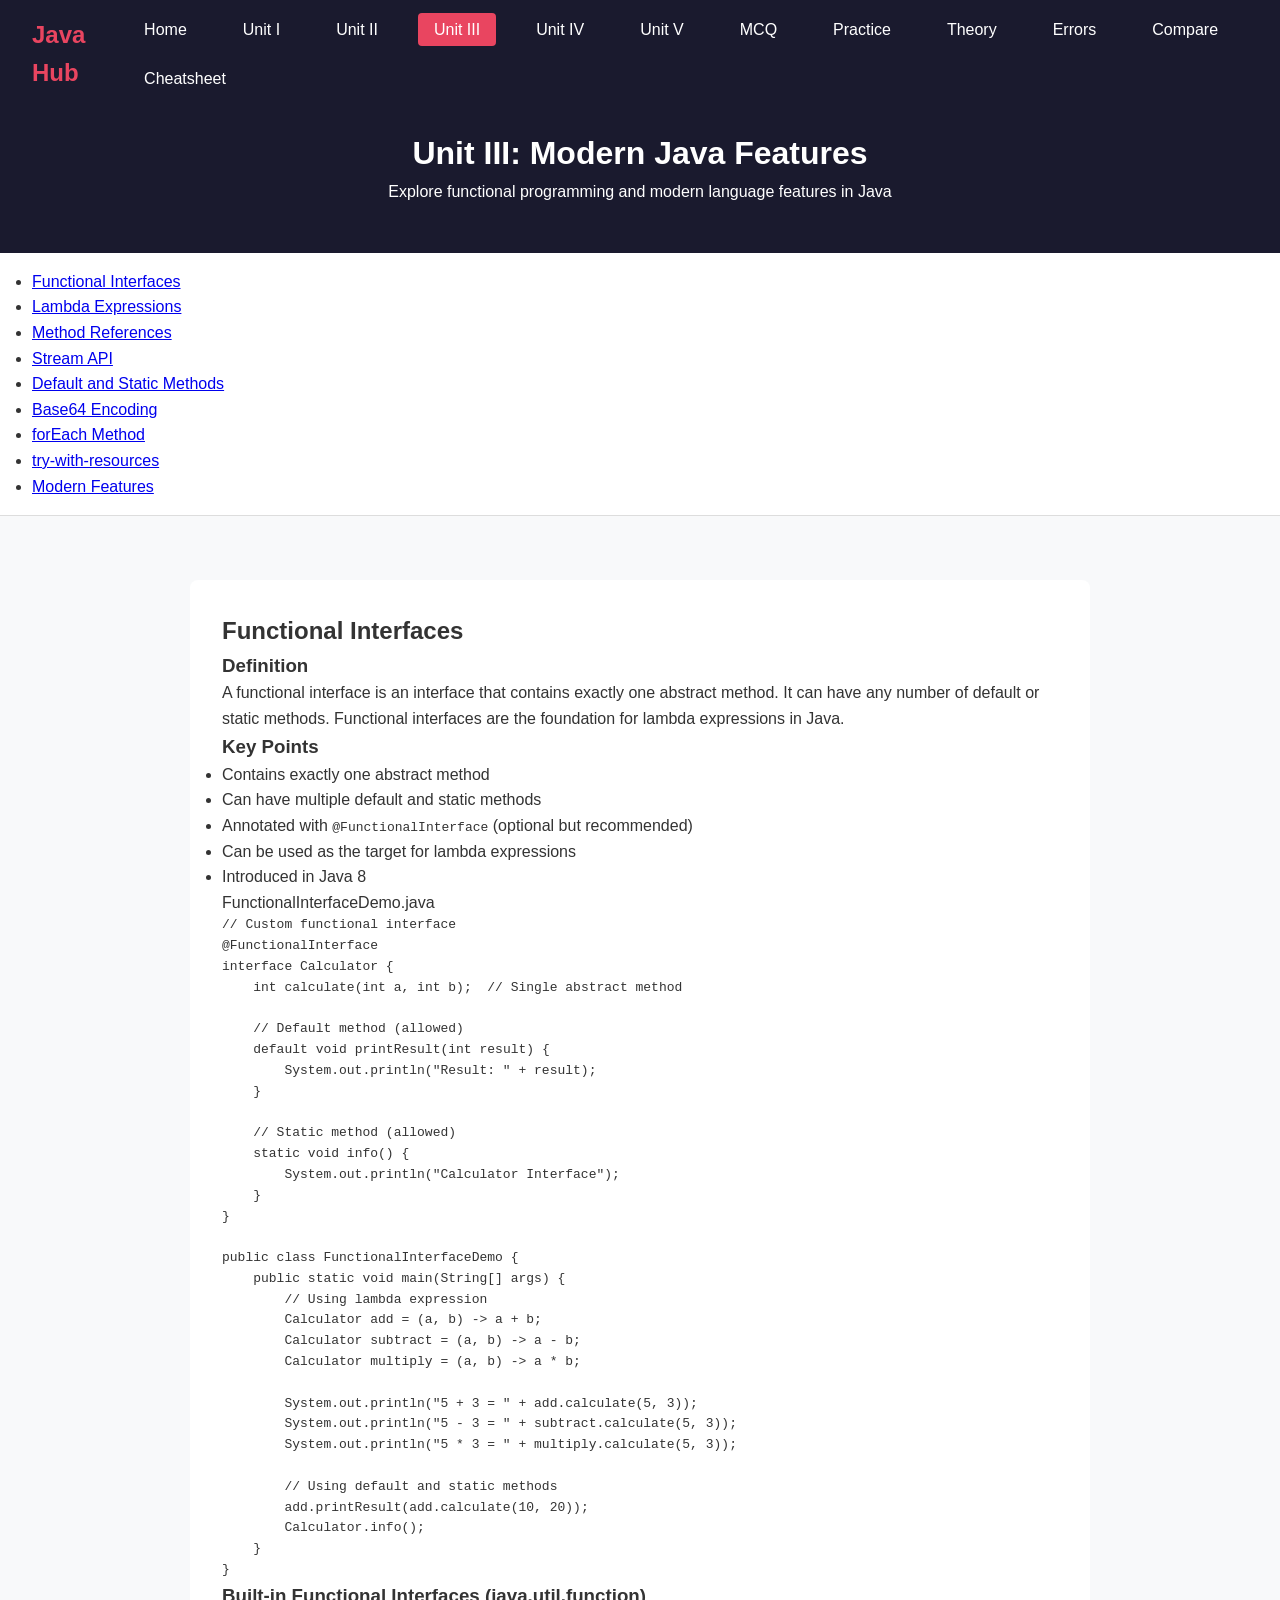
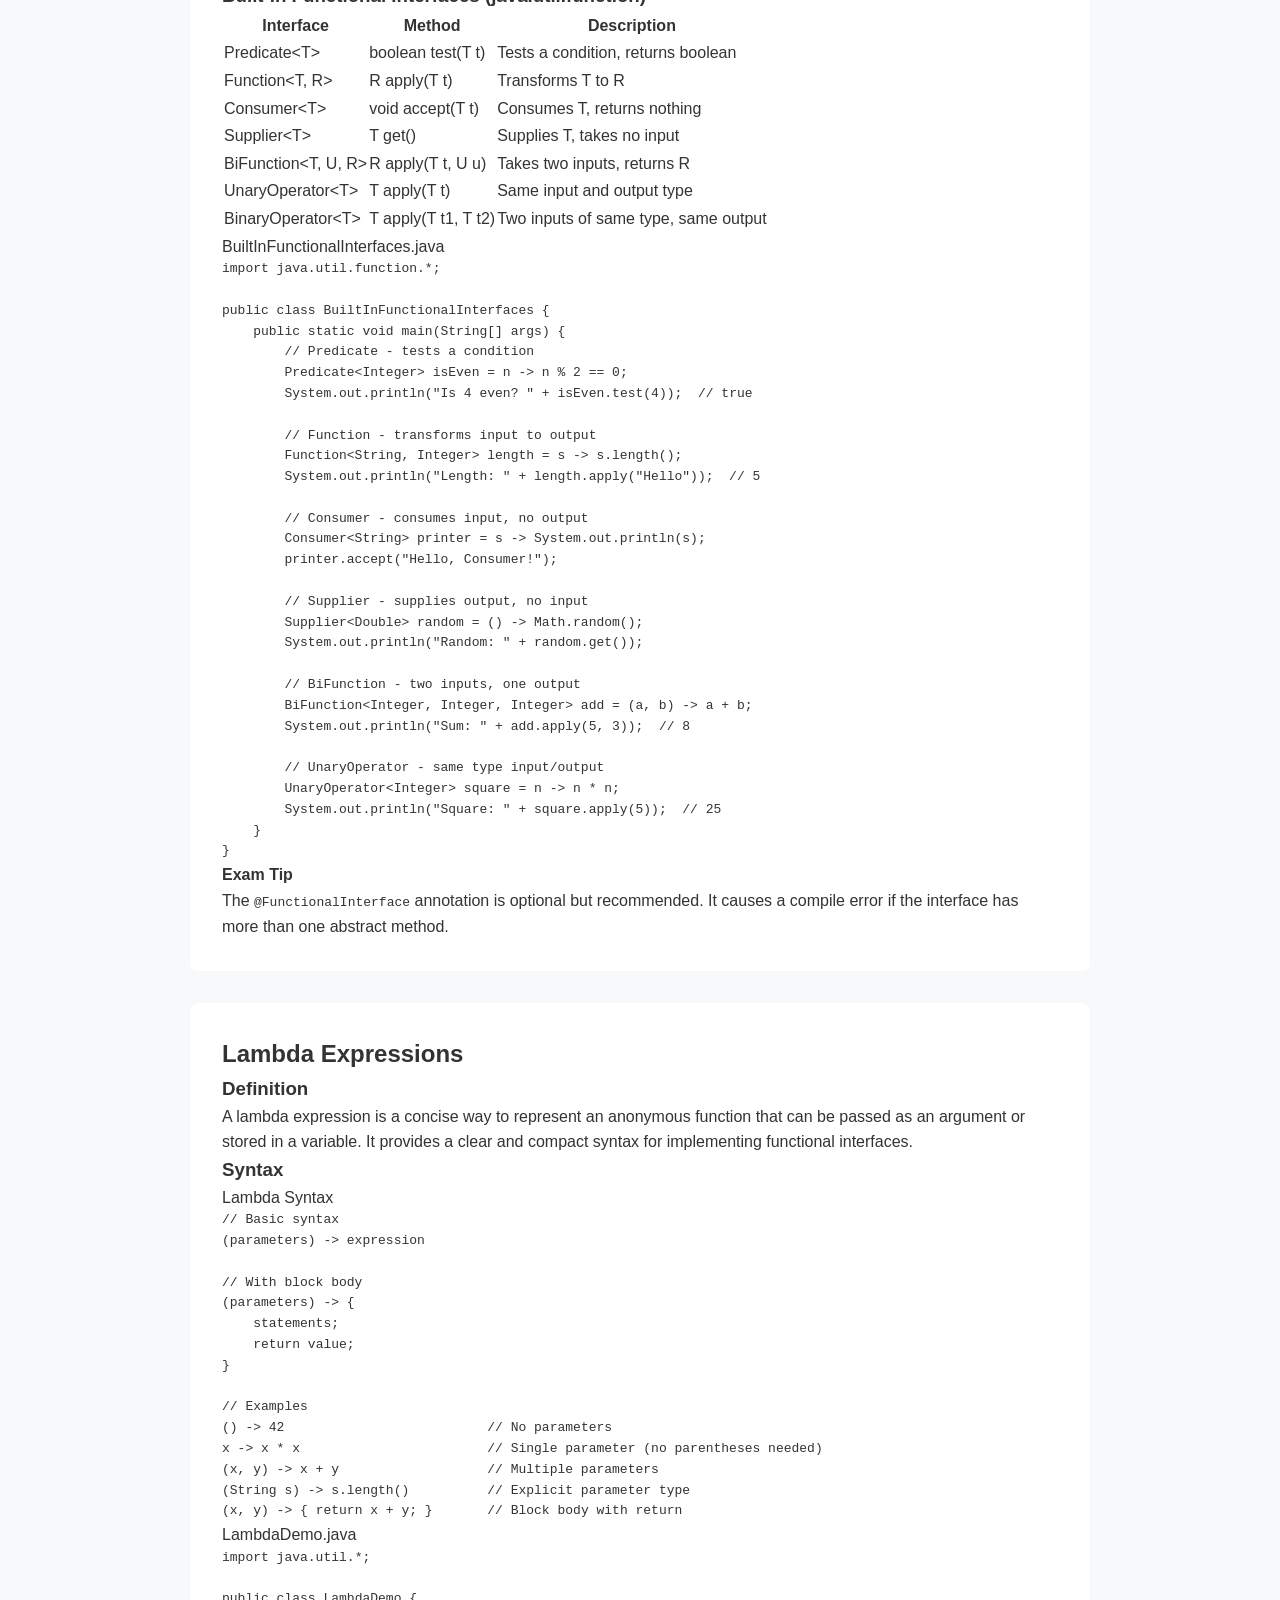
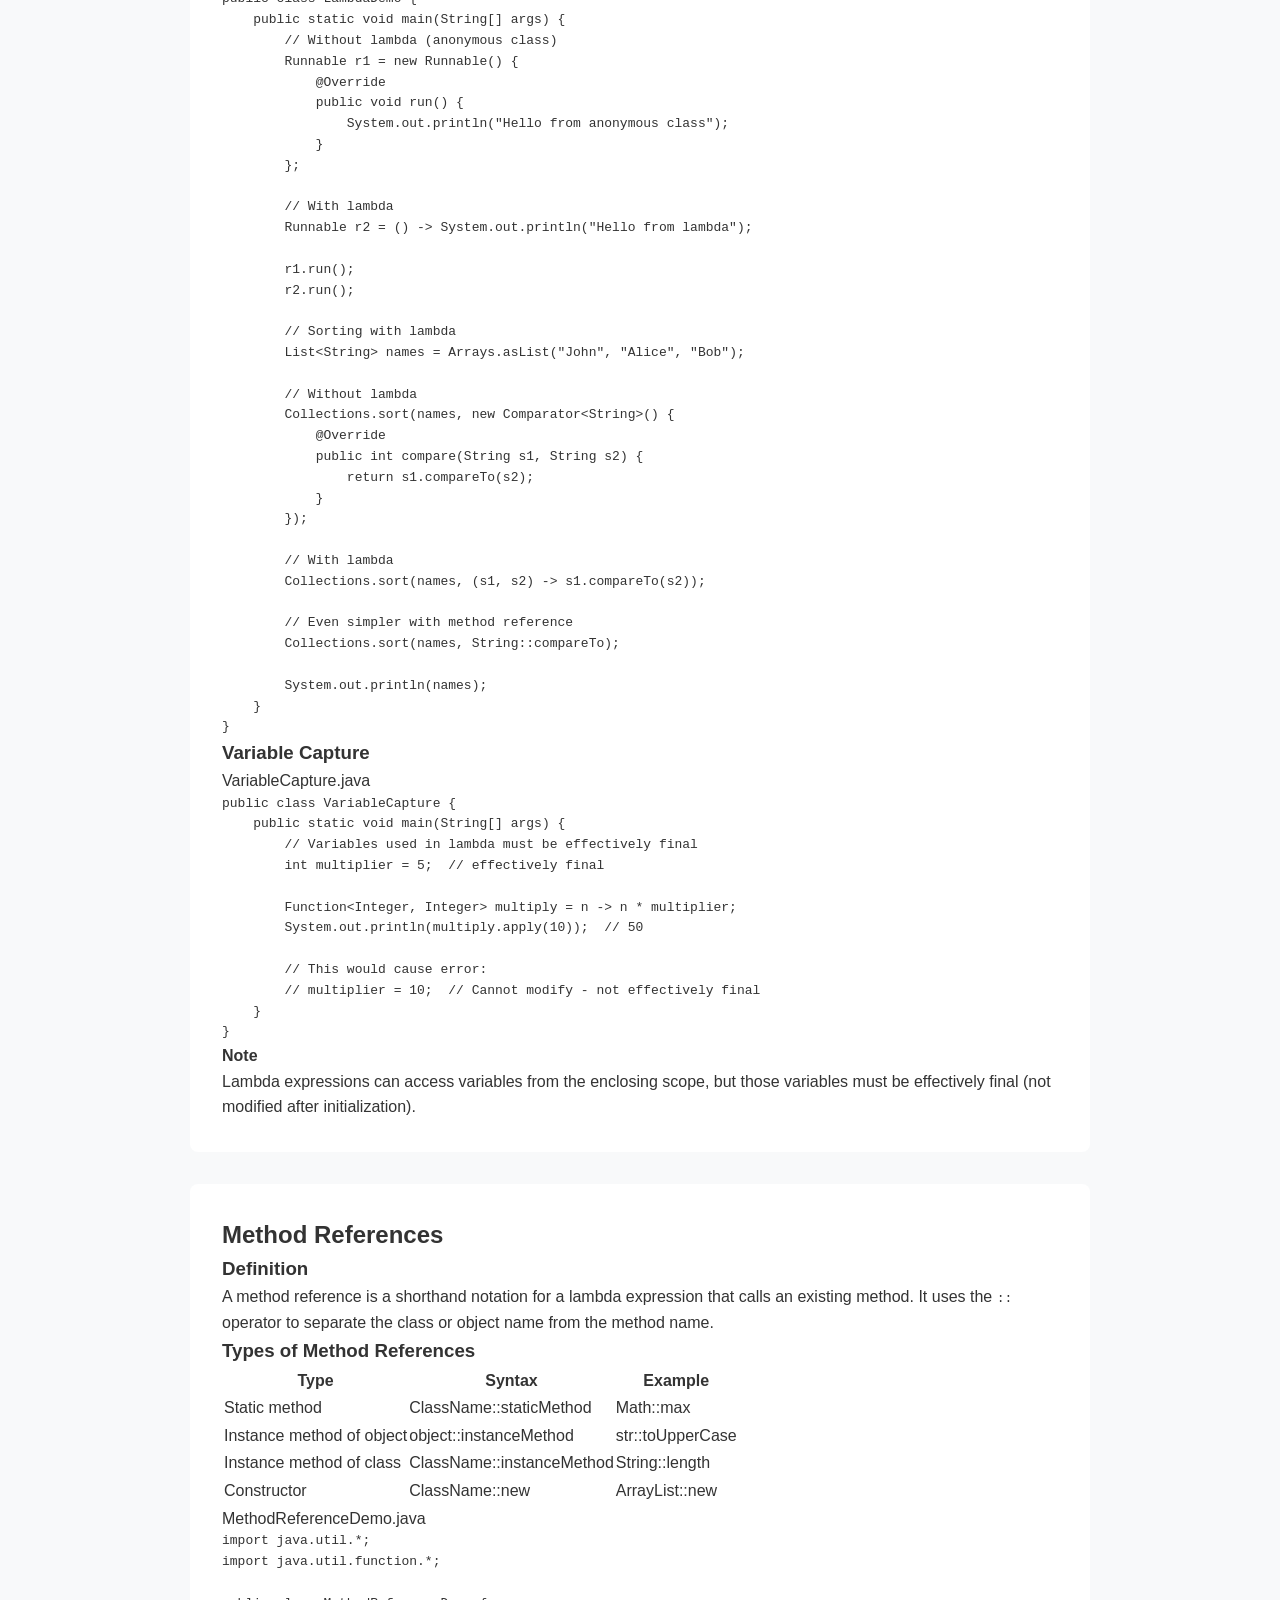
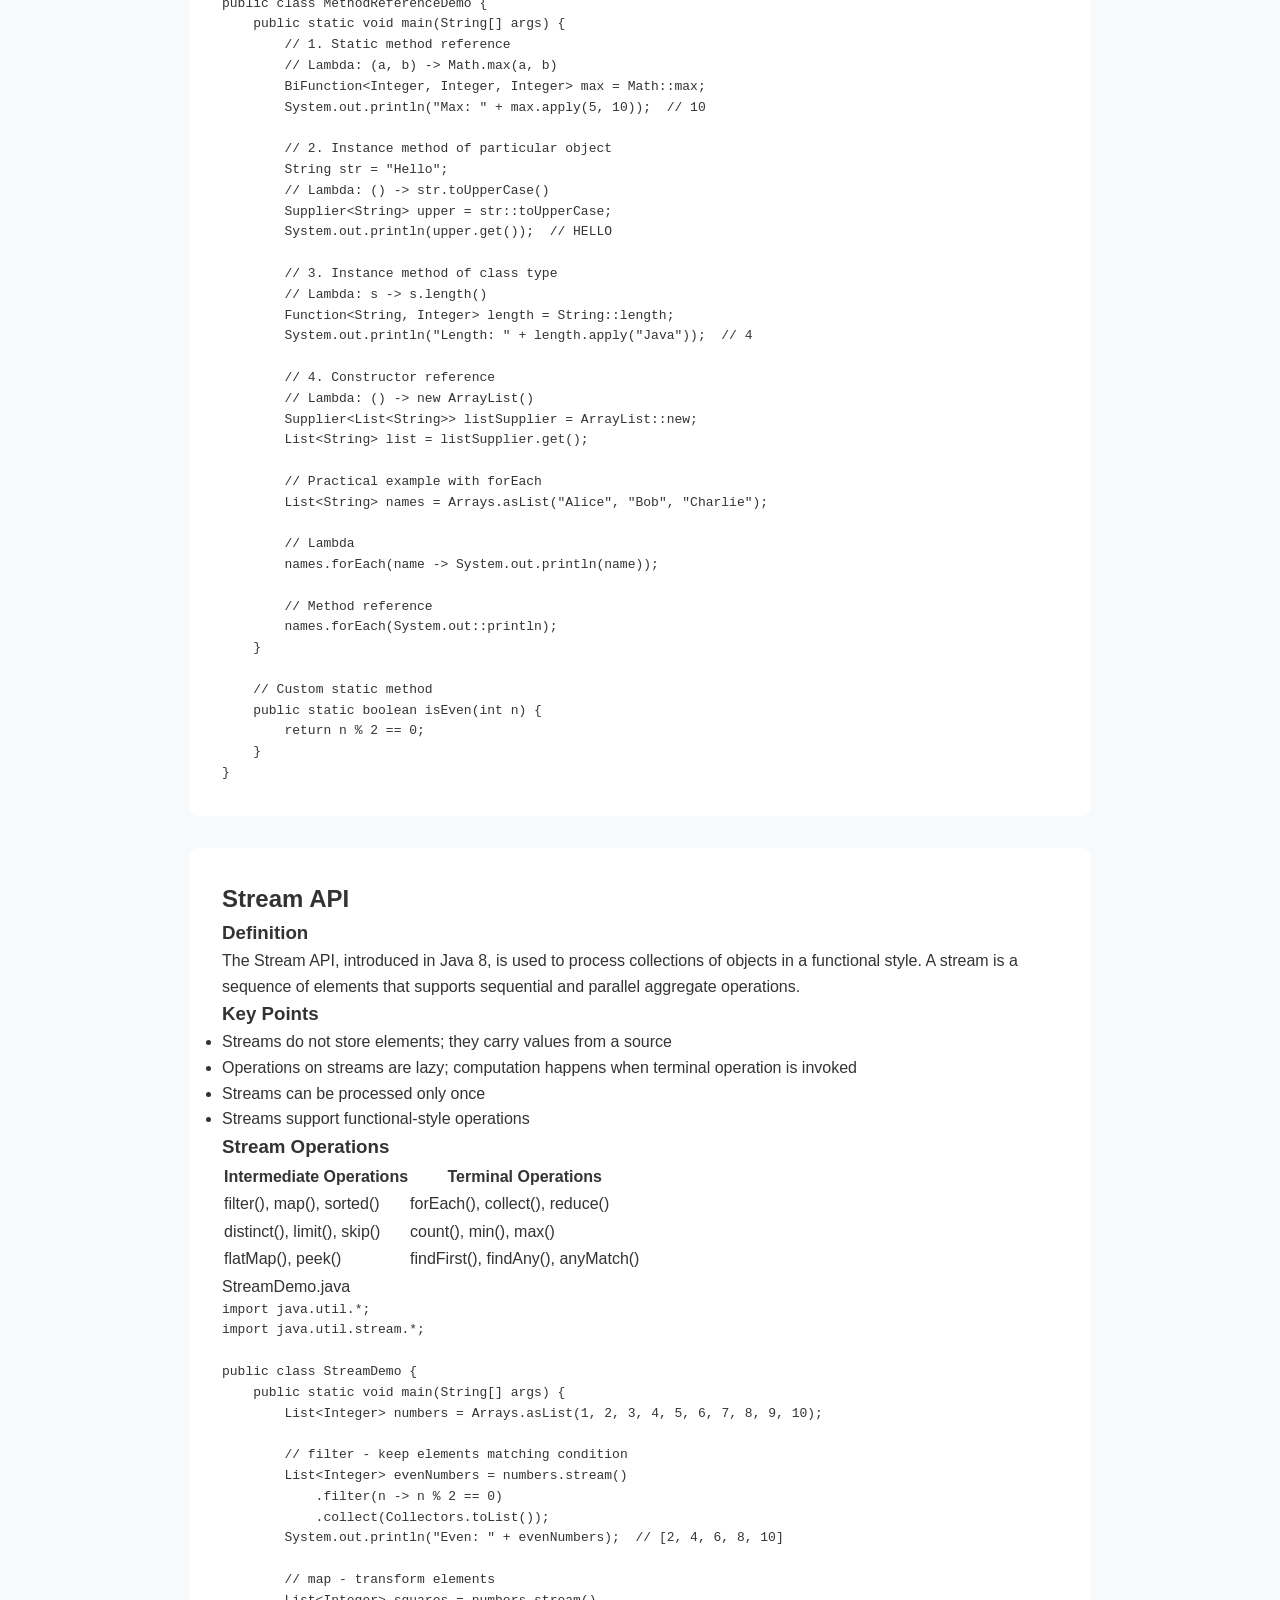
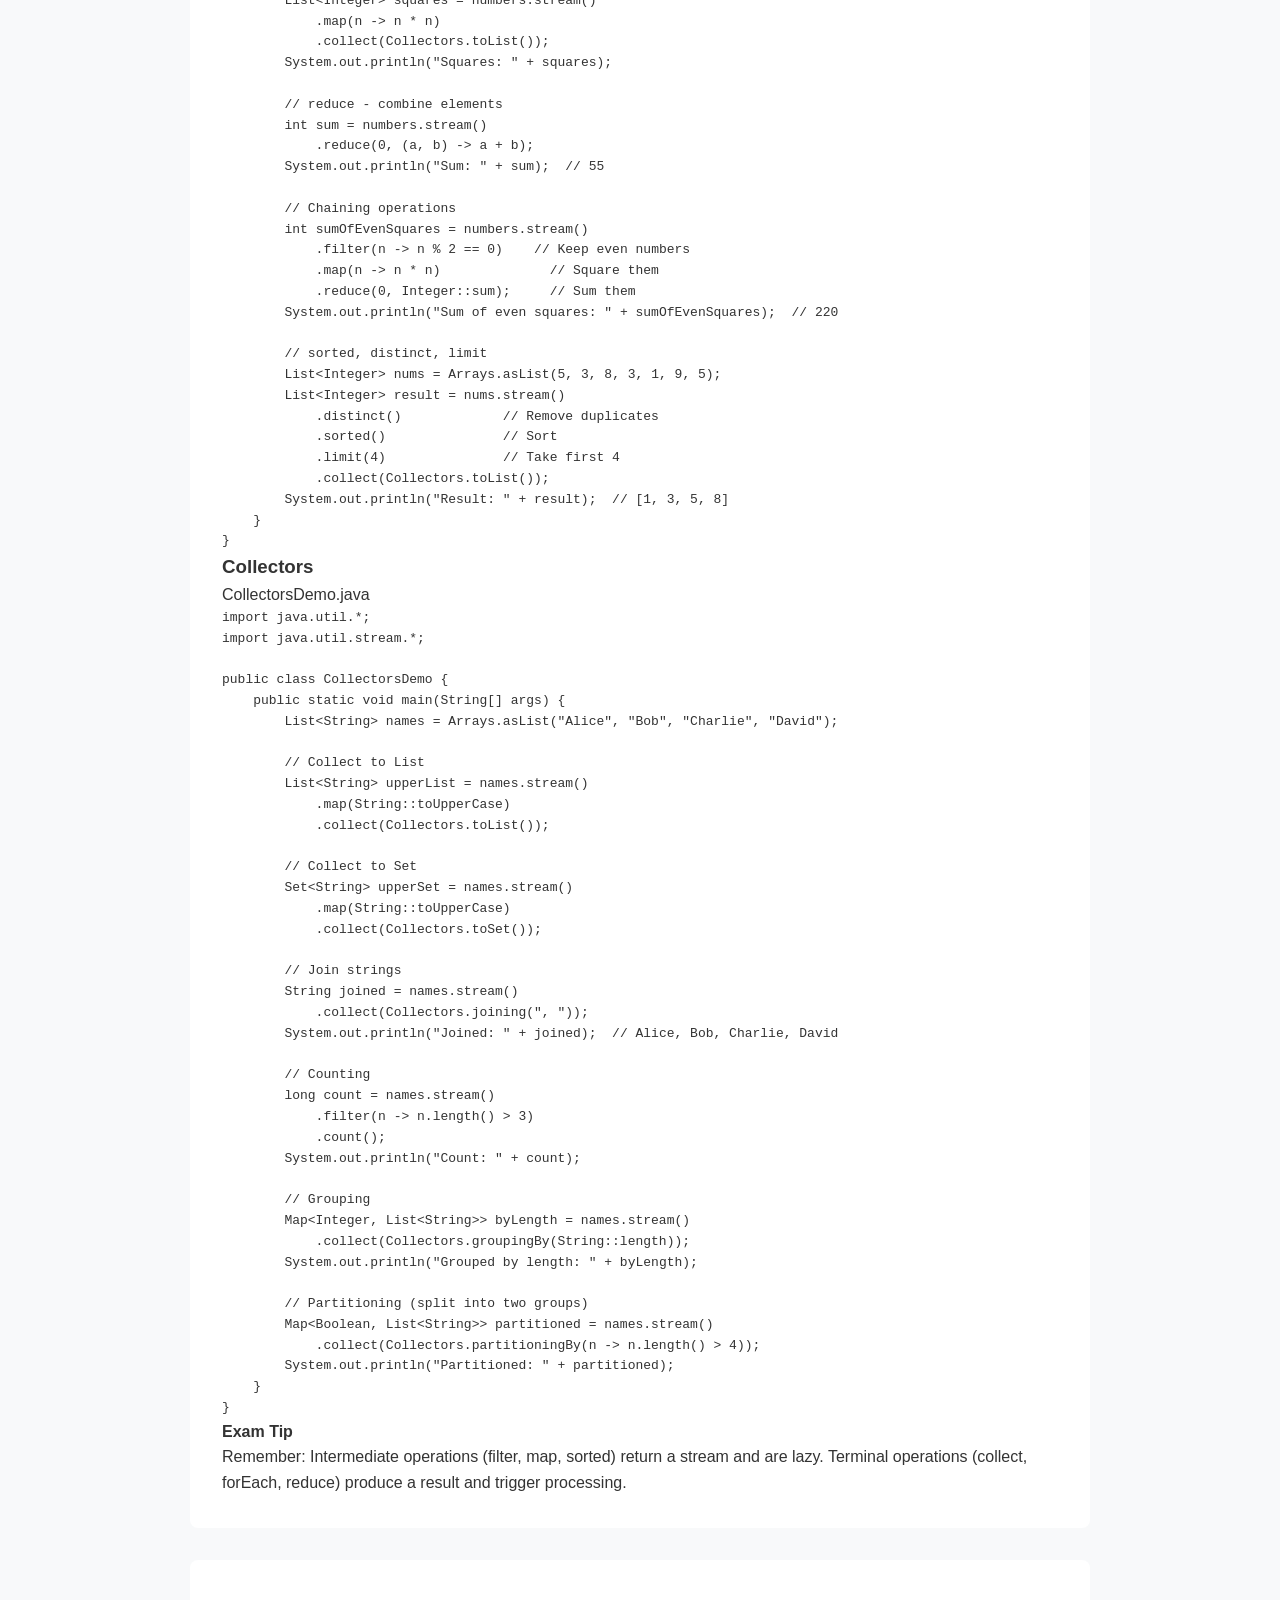
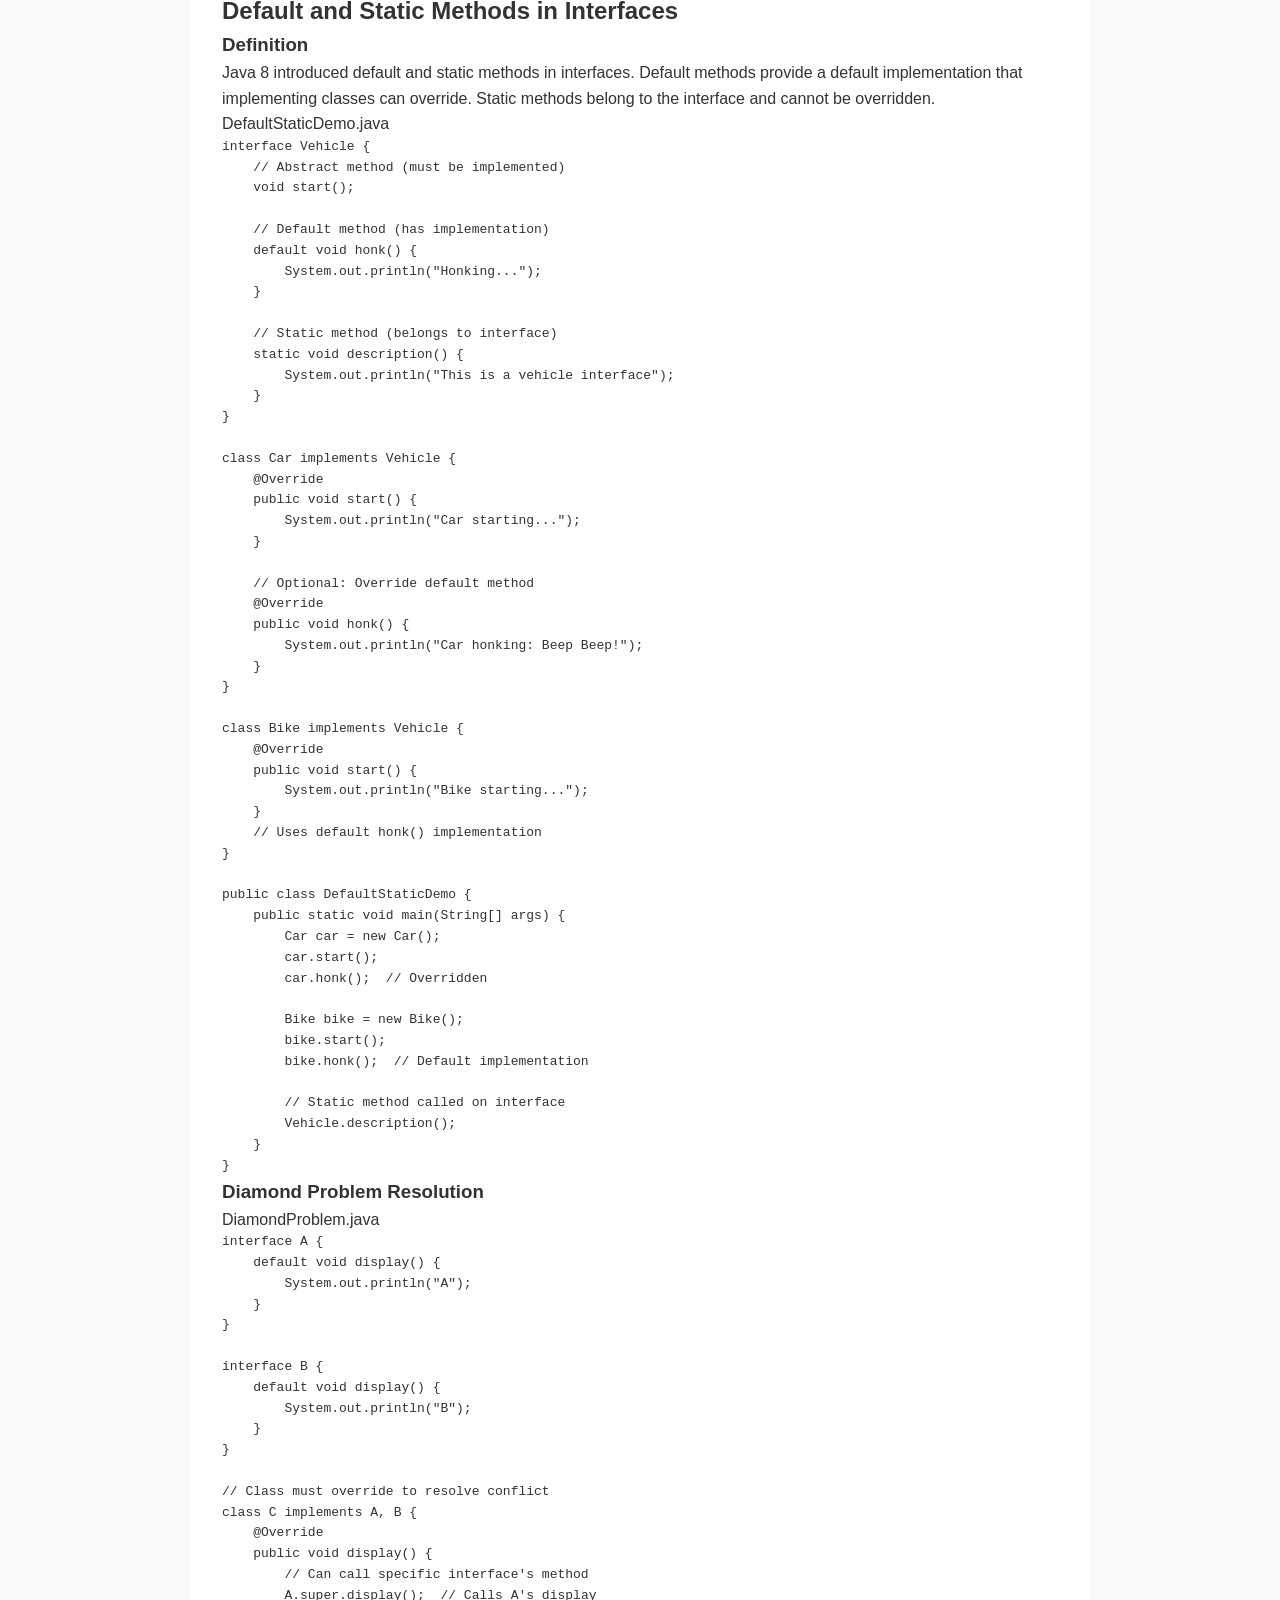
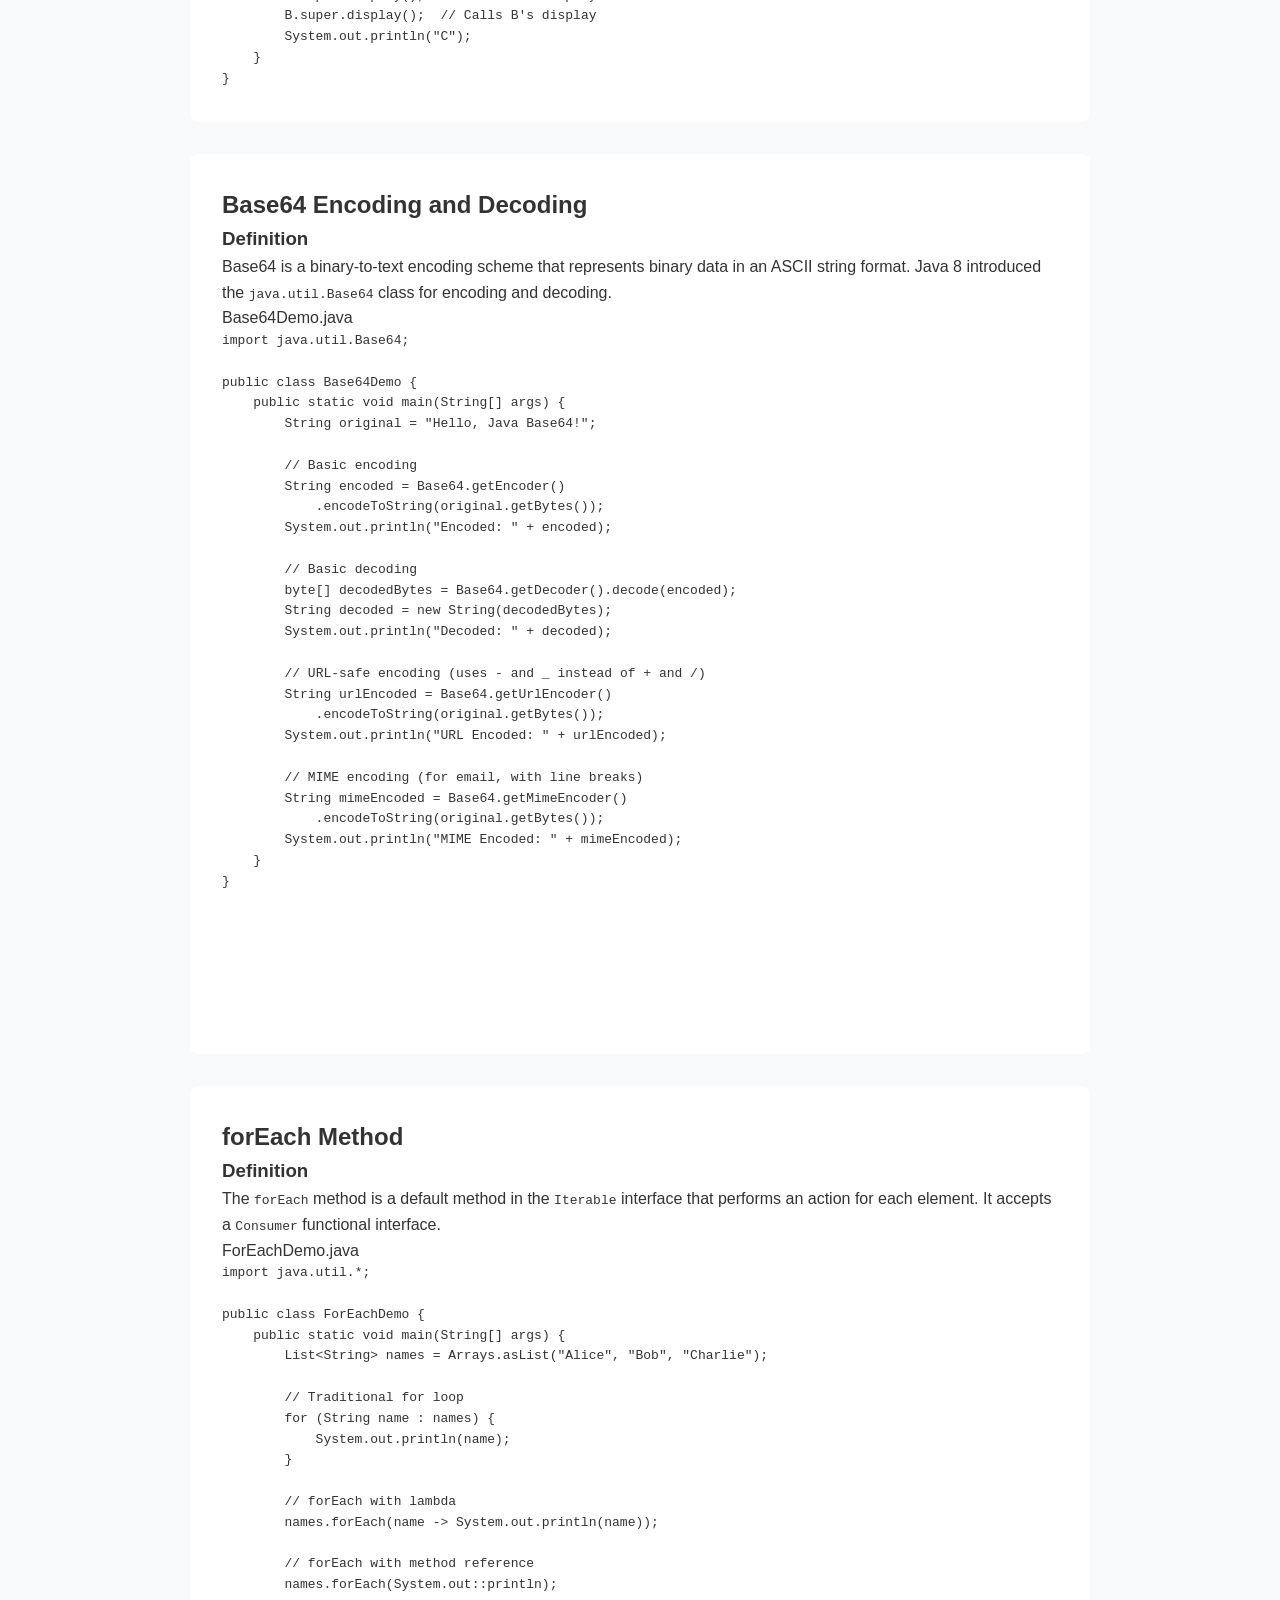
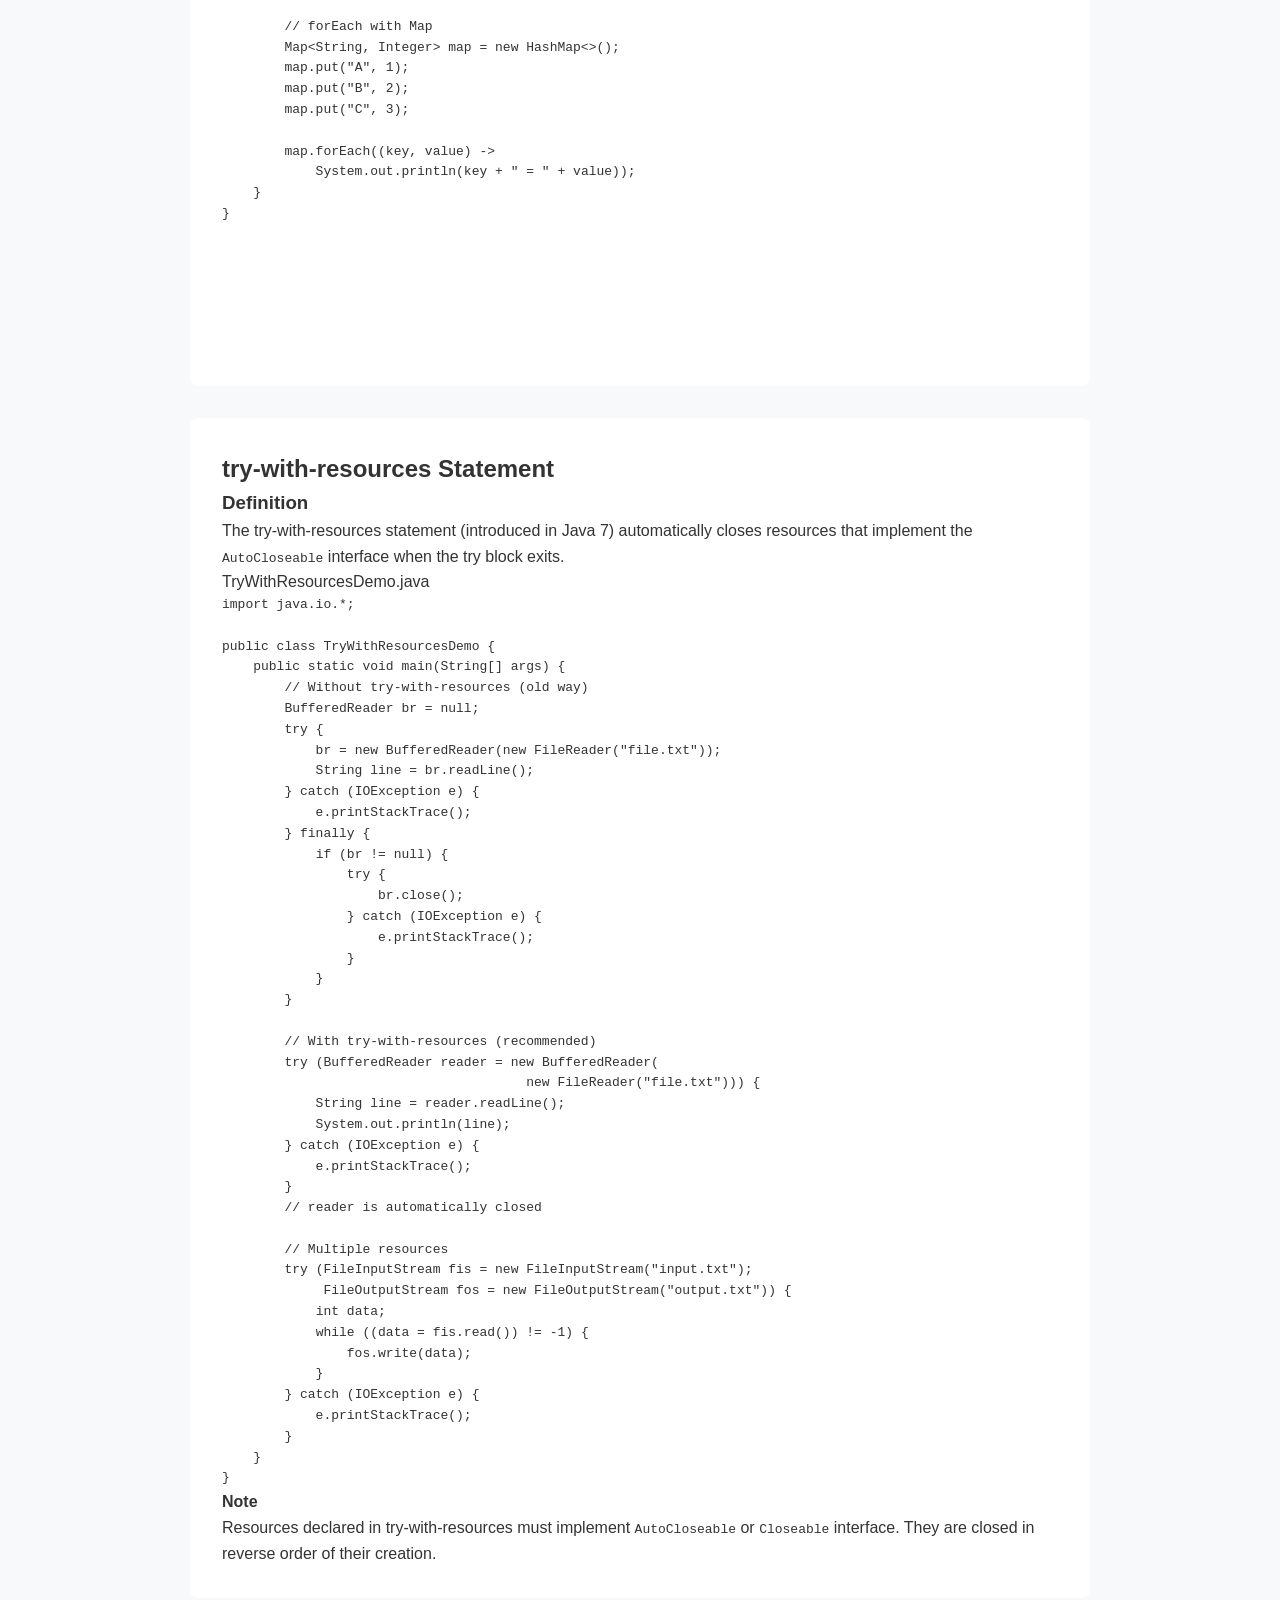
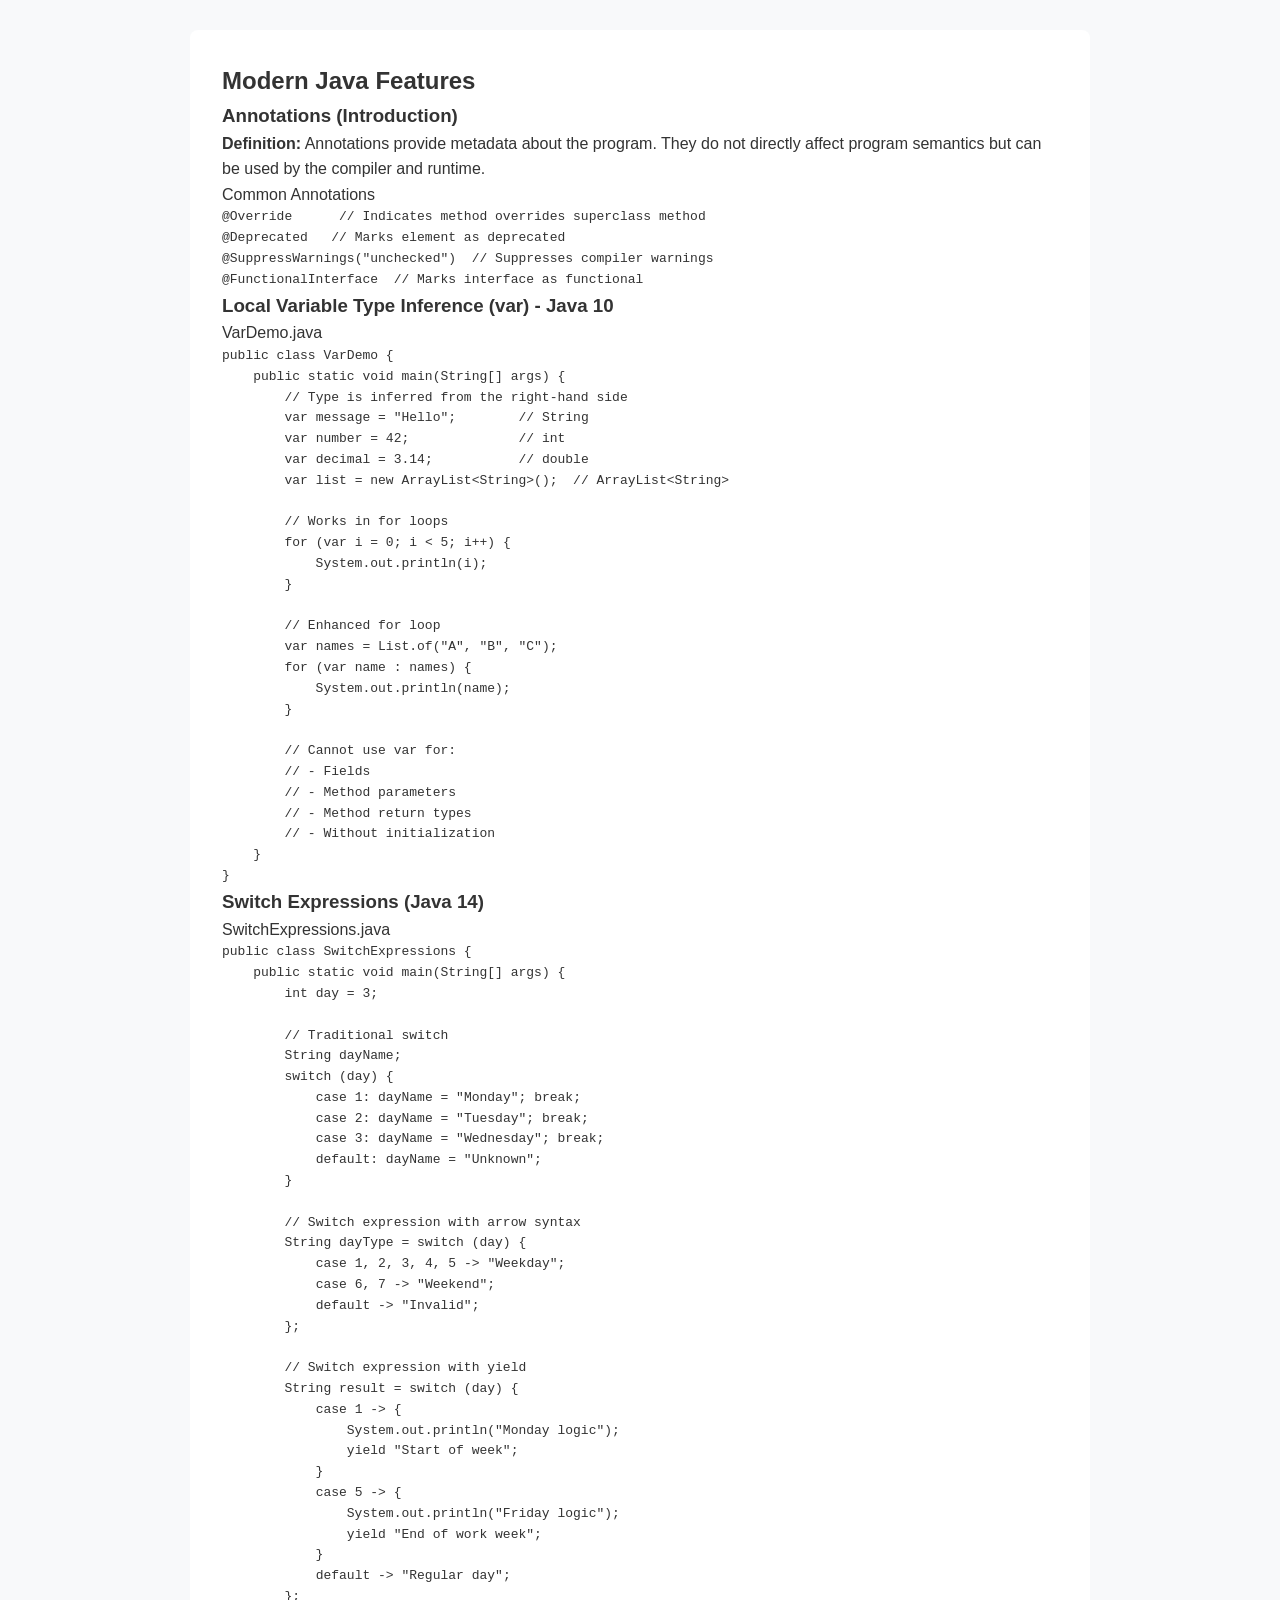
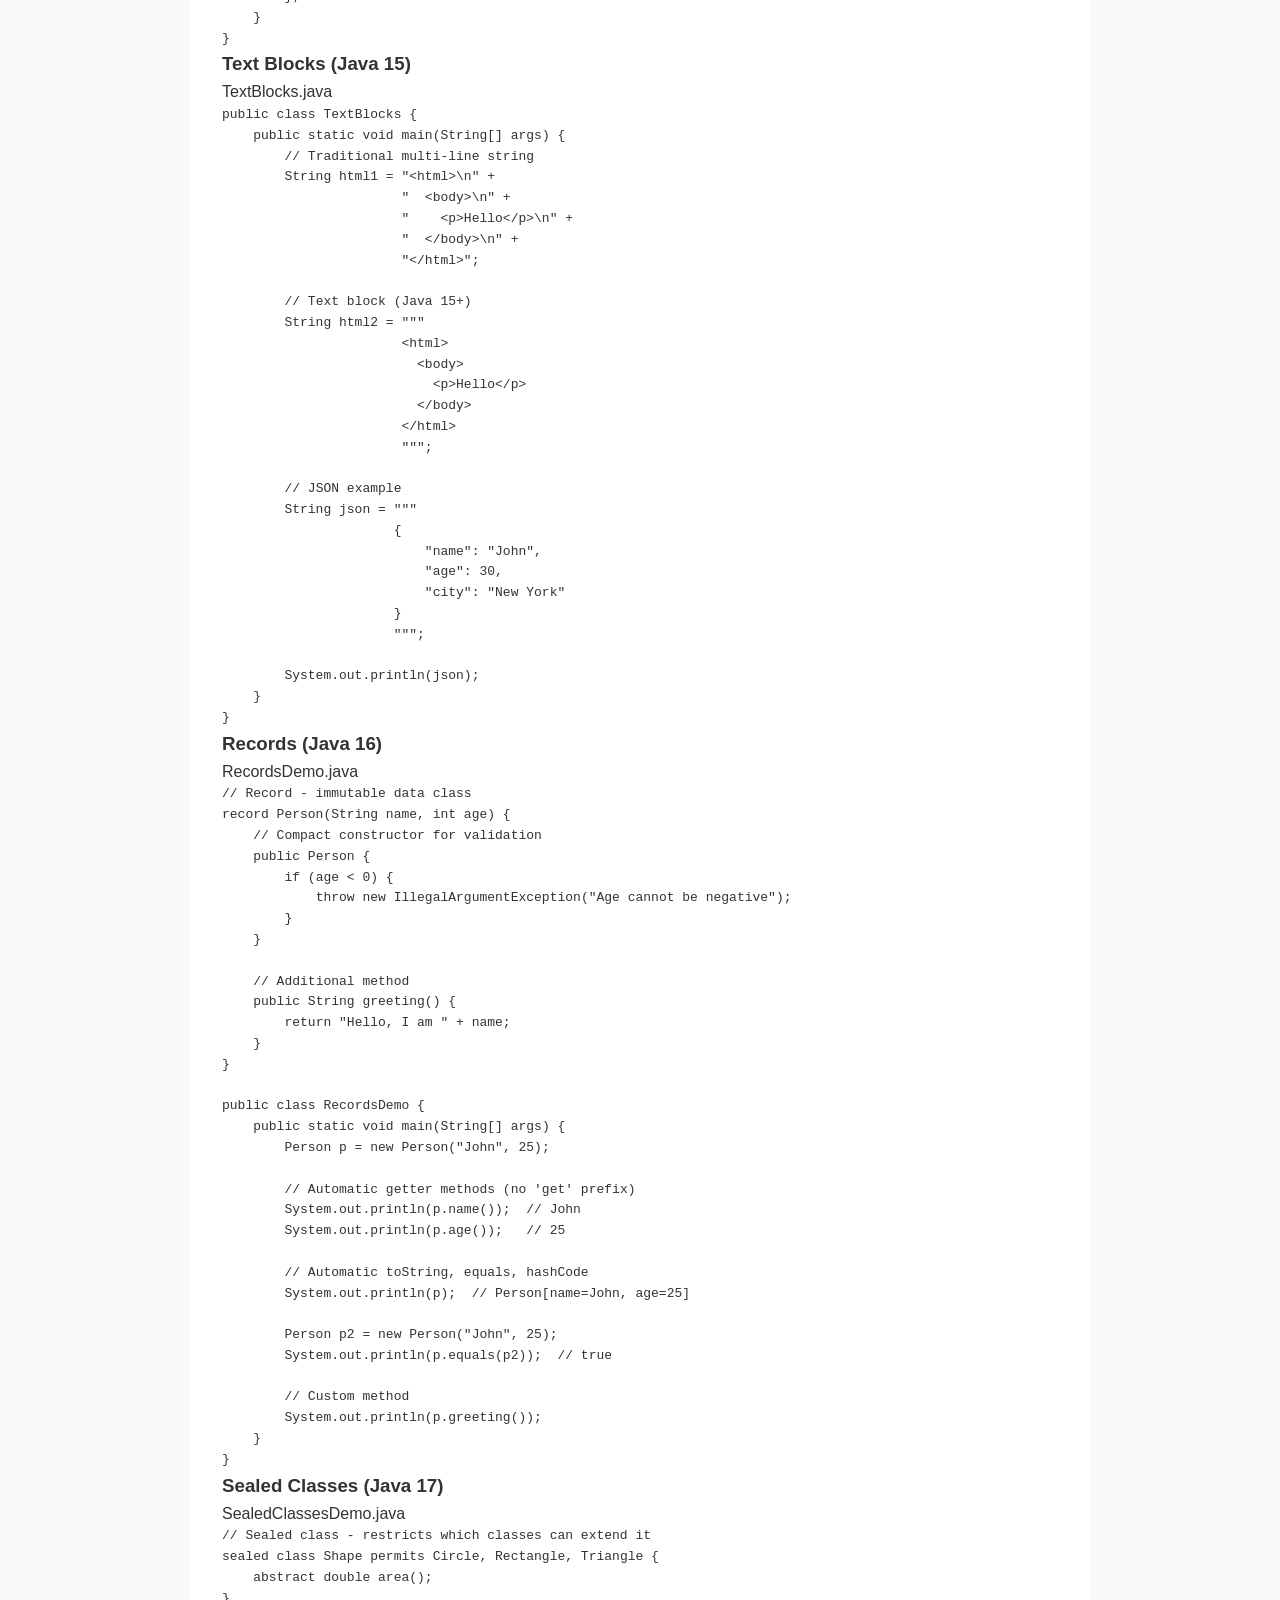
<file: unit3.html>
<!DOCTYPE html>
<html lang="en">
<head>
    <meta charset="UTF-8">
    <meta name="viewport" content="width=device-width, initial-scale=1.0">
    <title>Unit III: Modern Java Features - Java Learning Hub</title>
    <link rel="stylesheet" href="styles.css">
</head>
<body>
    <nav class="navbar">
        <div class="nav-brand">
            <a href="index.html">Java Hub</a>
        </div>
        <ul class="nav-links">
            <li><a href="index.html">Home</a></li>
            <li><a href="unit1.html">Unit I</a></li>
            <li><a href="unit2.html">Unit II</a></li>
            <li><a href="unit3.html" class="active">Unit III</a></li>
            <li><a href="unit4.html">Unit IV</a></li>
            <li><a href="unit5.html">Unit V</a></li>
            <li><a href="mcq.html">MCQ</a></li>
            <li><a href="practice.html">Practice</a></li>
            <li><a href="theory.html">Theory</a></li>
            <li><a href="errors.html">Errors</a></li>
            <li><a href="comparison.html">Compare</a></li>
            <li><a href="cheatsheet.html">Cheatsheet</a></li>
        </ul>
    </nav>

    <header class="unit-header">
        <h1>Unit III: Modern Java Features</h1>
        <p>Explore functional programming and modern language features in Java</p>
    </header>

    <nav class="topics-nav">
        <ul>
            <li><a href="#functional">Functional Interfaces</a></li>
            <li><a href="#lambda">Lambda Expressions</a></li>
            <li><a href="#methodref">Method References</a></li>
            <li><a href="#streams">Stream API</a></li>
            <li><a href="#default">Default and Static Methods</a></li>
            <li><a href="#base64">Base64 Encoding</a></li>
            <li><a href="#foreach">forEach Method</a></li>
            <li><a href="#trywith">try-with-resources</a></li>
            <li><a href="#modern">Modern Features</a></li>
        </ul>
    </nav>

    <main class="container">
        <!-- Functional Interfaces -->
        <section id="functional" class="content-section">
            <h2>Functional Interfaces</h2>

            <h3>Definition</h3>
            <p>A functional interface is an interface that contains exactly one abstract method. It can have any number of default or static methods. Functional interfaces are the foundation for lambda expressions in Java.</p>

            <h3>Key Points</h3>
            <ul>
                <li>Contains exactly one abstract method</li>
                <li>Can have multiple default and static methods</li>
                <li>Annotated with <code>@FunctionalInterface</code> (optional but recommended)</li>
                <li>Can be used as the target for lambda expressions</li>
                <li>Introduced in Java 8</li>
            </ul>

            <div class="code-block">
                <div class="code-header">
                    <span>FunctionalInterfaceDemo.java</span>
                </div>
                <pre><code><span class="comment">// Custom functional interface</span>
<span class="annotation">@FunctionalInterface</span>
<span class="keyword">interface</span> Calculator {
    <span class="keyword">int</span> calculate(<span class="keyword">int</span> a, <span class="keyword">int</span> b);  <span class="comment">// Single abstract method</span>
    
    <span class="comment">// Default method (allowed)</span>
    <span class="keyword">default void</span> printResult(<span class="keyword">int</span> result) {
        System.out.println(<span class="string">"Result: "</span> + result);
    }
    
    <span class="comment">// Static method (allowed)</span>
    <span class="keyword">static void</span> info() {
        System.out.println(<span class="string">"Calculator Interface"</span>);
    }
}

<span class="keyword">public class</span> FunctionalInterfaceDemo {
    <span class="keyword">public static void</span> main(String[] args) {
        <span class="comment">// Using lambda expression</span>
        Calculator add = (a, b) -> a + b;
        Calculator subtract = (a, b) -> a - b;
        Calculator multiply = (a, b) -> a * b;
        
        System.out.println(<span class="string">"5 + 3 = "</span> + add.calculate(<span class="number">5</span>, <span class="number">3</span>));
        System.out.println(<span class="string">"5 - 3 = "</span> + subtract.calculate(<span class="number">5</span>, <span class="number">3</span>));
        System.out.println(<span class="string">"5 * 3 = "</span> + multiply.calculate(<span class="number">5</span>, <span class="number">3</span>));
        
        <span class="comment">// Using default and static methods</span>
        add.printResult(add.calculate(<span class="number">10</span>, <span class="number">20</span>));
        Calculator.info();
    }
}</code></pre>
            </div>

            <h3>Built-in Functional Interfaces (java.util.function)</h3>
            <table class="data-table">
                <tr>
                    <th>Interface</th>
                    <th>Method</th>
                    <th>Description</th>
                </tr>
                <tr>
                    <td>Predicate&lt;T&gt;</td>
                    <td>boolean test(T t)</td>
                    <td>Tests a condition, returns boolean</td>
                </tr>
                <tr>
                    <td>Function&lt;T, R&gt;</td>
                    <td>R apply(T t)</td>
                    <td>Transforms T to R</td>
                </tr>
                <tr>
                    <td>Consumer&lt;T&gt;</td>
                    <td>void accept(T t)</td>
                    <td>Consumes T, returns nothing</td>
                </tr>
                <tr>
                    <td>Supplier&lt;T&gt;</td>
                    <td>T get()</td>
                    <td>Supplies T, takes no input</td>
                </tr>
                <tr>
                    <td>BiFunction&lt;T, U, R&gt;</td>
                    <td>R apply(T t, U u)</td>
                    <td>Takes two inputs, returns R</td>
                </tr>
                <tr>
                    <td>UnaryOperator&lt;T&gt;</td>
                    <td>T apply(T t)</td>
                    <td>Same input and output type</td>
                </tr>
                <tr>
                    <td>BinaryOperator&lt;T&gt;</td>
                    <td>T apply(T t1, T t2)</td>
                    <td>Two inputs of same type, same output</td>
                </tr>
            </table>

            <div class="code-block">
                <div class="code-header">
                    <span>BuiltInFunctionalInterfaces.java</span>
                </div>
                <pre><code><span class="keyword">import</span> java.util.function.*;

<span class="keyword">public class</span> BuiltInFunctionalInterfaces {
    <span class="keyword">public static void</span> main(String[] args) {
        <span class="comment">// Predicate - tests a condition</span>
        Predicate&lt;Integer&gt; isEven = n -> n % <span class="number">2</span> == <span class="number">0</span>;
        System.out.println(<span class="string">"Is 4 even? "</span> + isEven.test(<span class="number">4</span>));  <span class="comment">// true</span>
        
        <span class="comment">// Function - transforms input to output</span>
        Function&lt;String, Integer&gt; length = s -> s.length();
        System.out.println(<span class="string">"Length: "</span> + length.apply(<span class="string">"Hello"</span>));  <span class="comment">// 5</span>
        
        <span class="comment">// Consumer - consumes input, no output</span>
        Consumer&lt;String&gt; printer = s -> System.out.println(s);
        printer.accept(<span class="string">"Hello, Consumer!"</span>);
        
        <span class="comment">// Supplier - supplies output, no input</span>
        Supplier&lt;Double&gt; random = () -> Math.random();
        System.out.println(<span class="string">"Random: "</span> + random.get());
        
        <span class="comment">// BiFunction - two inputs, one output</span>
        BiFunction&lt;Integer, Integer, Integer&gt; add = (a, b) -> a + b;
        System.out.println(<span class="string">"Sum: "</span> + add.apply(<span class="number">5</span>, <span class="number">3</span>));  <span class="comment">// 8</span>
        
        <span class="comment">// UnaryOperator - same type input/output</span>
        UnaryOperator&lt;Integer&gt; square = n -> n * n;
        System.out.println(<span class="string">"Square: "</span> + square.apply(<span class="number">5</span>));  <span class="comment">// 25</span>
    }
}</code></pre>
            </div>

            <div class="exam-tip">
                <h4>Exam Tip</h4>
                <p>The <code>@FunctionalInterface</code> annotation is optional but recommended. It causes a compile error if the interface has more than one abstract method.</p>
            </div>
        </section>

        <!-- Lambda Expressions -->
        <section id="lambda" class="content-section">
            <h2>Lambda Expressions</h2>

            <h3>Definition</h3>
            <p>A lambda expression is a concise way to represent an anonymous function that can be passed as an argument or stored in a variable. It provides a clear and compact syntax for implementing functional interfaces.</p>

            <h3>Syntax</h3>
            <div class="code-block">
                <div class="code-header">
                    <span>Lambda Syntax</span>
                </div>
                <pre><code><span class="comment">// Basic syntax</span>
(parameters) -> expression

<span class="comment">// With block body</span>
(parameters) -> {
    statements;
    <span class="keyword">return</span> value;
}

<span class="comment">// Examples</span>
() -> <span class="number">42</span>                          <span class="comment">// No parameters</span>
x -> x * x                        <span class="comment">// Single parameter (no parentheses needed)</span>
(x, y) -> x + y                   <span class="comment">// Multiple parameters</span>
(String s) -> s.length()          <span class="comment">// Explicit parameter type</span>
(x, y) -> { <span class="keyword">return</span> x + y; }       <span class="comment">// Block body with return</span></code></pre>
            </div>

            <div class="code-block">
                <div class="code-header">
                    <span>LambdaDemo.java</span>
                </div>
                <pre><code><span class="keyword">import</span> java.util.*;

<span class="keyword">public class</span> LambdaDemo {
    <span class="keyword">public static void</span> main(String[] args) {
        <span class="comment">// Without lambda (anonymous class)</span>
        Runnable r1 = <span class="keyword">new</span> Runnable() {
            <span class="annotation">@Override</span>
            <span class="keyword">public void</span> run() {
                System.out.println(<span class="string">"Hello from anonymous class"</span>);
            }
        };
        
        <span class="comment">// With lambda</span>
        Runnable r2 = () -> System.out.println(<span class="string">"Hello from lambda"</span>);
        
        r1.run();
        r2.run();
        
        <span class="comment">// Sorting with lambda</span>
        List&lt;String&gt; names = Arrays.asList(<span class="string">"John"</span>, <span class="string">"Alice"</span>, <span class="string">"Bob"</span>);
        
        <span class="comment">// Without lambda</span>
        Collections.sort(names, <span class="keyword">new</span> Comparator&lt;String&gt;() {
            <span class="annotation">@Override</span>
            <span class="keyword">public int</span> compare(String s1, String s2) {
                <span class="keyword">return</span> s1.compareTo(s2);
            }
        });
        
        <span class="comment">// With lambda</span>
        Collections.sort(names, (s1, s2) -> s1.compareTo(s2));
        
        <span class="comment">// Even simpler with method reference</span>
        Collections.sort(names, String::compareTo);
        
        System.out.println(names);
    }
}</code></pre>
            </div>

            <h3>Variable Capture</h3>
            <div class="code-block">
                <div class="code-header">
                    <span>VariableCapture.java</span>
                </div>
                <pre><code><span class="keyword">public class</span> VariableCapture {
    <span class="keyword">public static void</span> main(String[] args) {
        <span class="comment">// Variables used in lambda must be effectively final</span>
        <span class="keyword">int</span> multiplier = <span class="number">5</span>;  <span class="comment">// effectively final</span>
        
        Function&lt;Integer, Integer&gt; multiply = n -> n * multiplier;
        System.out.println(multiply.apply(<span class="number">10</span>));  <span class="comment">// 50</span>
        
        <span class="comment">// This would cause error:</span>
        <span class="comment">// multiplier = 10;  // Cannot modify - not effectively final</span>
    }
}</code></pre>
            </div>

            <div class="note-box">
                <h4>Note</h4>
                <p>Lambda expressions can access variables from the enclosing scope, but those variables must be effectively final (not modified after initialization).</p>
            </div>
        </section>

        <!-- Method References -->
        <section id="methodref" class="content-section">
            <h2>Method References</h2>

            <h3>Definition</h3>
            <p>A method reference is a shorthand notation for a lambda expression that calls an existing method. It uses the <code>::</code> operator to separate the class or object name from the method name.</p>

            <h3>Types of Method References</h3>
            <table class="data-table">
                <tr>
                    <th>Type</th>
                    <th>Syntax</th>
                    <th>Example</th>
                </tr>
                <tr>
                    <td>Static method</td>
                    <td>ClassName::staticMethod</td>
                    <td>Math::max</td>
                </tr>
                <tr>
                    <td>Instance method of object</td>
                    <td>object::instanceMethod</td>
                    <td>str::toUpperCase</td>
                </tr>
                <tr>
                    <td>Instance method of class</td>
                    <td>ClassName::instanceMethod</td>
                    <td>String::length</td>
                </tr>
                <tr>
                    <td>Constructor</td>
                    <td>ClassName::new</td>
                    <td>ArrayList::new</td>
                </tr>
            </table>

            <div class="code-block">
                <div class="code-header">
                    <span>MethodReferenceDemo.java</span>
                </div>
                <pre><code><span class="keyword">import</span> java.util.*;
<span class="keyword">import</span> java.util.function.*;

<span class="keyword">public class</span> MethodReferenceDemo {
    <span class="keyword">public static void</span> main(String[] args) {
        <span class="comment">// 1. Static method reference</span>
        <span class="comment">// Lambda: (a, b) -> Math.max(a, b)</span>
        BiFunction&lt;Integer, Integer, Integer&gt; max = Math::max;
        System.out.println(<span class="string">"Max: "</span> + max.apply(<span class="number">5</span>, <span class="number">10</span>));  <span class="comment">// 10</span>
        
        <span class="comment">// 2. Instance method of particular object</span>
        String str = <span class="string">"Hello"</span>;
        <span class="comment">// Lambda: () -> str.toUpperCase()</span>
        Supplier&lt;String&gt; upper = str::toUpperCase;
        System.out.println(upper.get());  <span class="comment">// HELLO</span>
        
        <span class="comment">// 3. Instance method of class type</span>
        <span class="comment">// Lambda: s -> s.length()</span>
        Function&lt;String, Integer&gt; length = String::length;
        System.out.println(<span class="string">"Length: "</span> + length.apply(<span class="string">"Java"</span>));  <span class="comment">// 4</span>
        
        <span class="comment">// 4. Constructor reference</span>
        <span class="comment">// Lambda: () -> new ArrayList()</span>
        Supplier&lt;List&lt;String&gt;&gt; listSupplier = ArrayList::new;
        List&lt;String&gt; list = listSupplier.get();
        
        <span class="comment">// Practical example with forEach</span>
        List&lt;String&gt; names = Arrays.asList(<span class="string">"Alice"</span>, <span class="string">"Bob"</span>, <span class="string">"Charlie"</span>);
        
        <span class="comment">// Lambda</span>
        names.forEach(name -> System.out.println(name));
        
        <span class="comment">// Method reference</span>
        names.forEach(System.out::println);
    }
    
    <span class="comment">// Custom static method</span>
    <span class="keyword">public static boolean</span> isEven(<span class="keyword">int</span> n) {
        <span class="keyword">return</span> n % <span class="number">2</span> == <span class="number">0</span>;
    }
}</code></pre>
            </div>
        </section>

        <!-- Stream API -->
        <section id="streams" class="content-section">
            <h2>Stream API</h2>

            <h3>Definition</h3>
            <p>The Stream API, introduced in Java 8, is used to process collections of objects in a functional style. A stream is a sequence of elements that supports sequential and parallel aggregate operations.</p>

            <h3>Key Points</h3>
            <ul>
                <li>Streams do not store elements; they carry values from a source</li>
                <li>Operations on streams are lazy; computation happens when terminal operation is invoked</li>
                <li>Streams can be processed only once</li>
                <li>Streams support functional-style operations</li>
            </ul>

            <h3>Stream Operations</h3>
            <table class="data-table">
                <tr>
                    <th>Intermediate Operations</th>
                    <th>Terminal Operations</th>
                </tr>
                <tr>
                    <td>filter(), map(), sorted()</td>
                    <td>forEach(), collect(), reduce()</td>
                </tr>
                <tr>
                    <td>distinct(), limit(), skip()</td>
                    <td>count(), min(), max()</td>
                </tr>
                <tr>
                    <td>flatMap(), peek()</td>
                    <td>findFirst(), findAny(), anyMatch()</td>
                </tr>
            </table>

            <div class="code-block">
                <div class="code-header">
                    <span>StreamDemo.java</span>
                </div>
                <pre><code><span class="keyword">import</span> java.util.*;
<span class="keyword">import</span> java.util.stream.*;

<span class="keyword">public class</span> StreamDemo {
    <span class="keyword">public static void</span> main(String[] args) {
        List&lt;Integer&gt; numbers = Arrays.asList(<span class="number">1</span>, <span class="number">2</span>, <span class="number">3</span>, <span class="number">4</span>, <span class="number">5</span>, <span class="number">6</span>, <span class="number">7</span>, <span class="number">8</span>, <span class="number">9</span>, <span class="number">10</span>);
        
        <span class="comment">// filter - keep elements matching condition</span>
        List&lt;Integer&gt; evenNumbers = numbers.stream()
            .filter(n -> n % <span class="number">2</span> == <span class="number">0</span>)
            .collect(Collectors.toList());
        System.out.println(<span class="string">"Even: "</span> + evenNumbers);  <span class="comment">// [2, 4, 6, 8, 10]</span>
        
        <span class="comment">// map - transform elements</span>
        List&lt;Integer&gt; squares = numbers.stream()
            .map(n -> n * n)
            .collect(Collectors.toList());
        System.out.println(<span class="string">"Squares: "</span> + squares);
        
        <span class="comment">// reduce - combine elements</span>
        <span class="keyword">int</span> sum = numbers.stream()
            .reduce(<span class="number">0</span>, (a, b) -> a + b);
        System.out.println(<span class="string">"Sum: "</span> + sum);  <span class="comment">// 55</span>
        
        <span class="comment">// Chaining operations</span>
        <span class="keyword">int</span> sumOfEvenSquares = numbers.stream()
            .filter(n -> n % <span class="number">2</span> == <span class="number">0</span>)    <span class="comment">// Keep even numbers</span>
            .map(n -> n * n)              <span class="comment">// Square them</span>
            .reduce(<span class="number">0</span>, Integer::sum);     <span class="comment">// Sum them</span>
        System.out.println(<span class="string">"Sum of even squares: "</span> + sumOfEvenSquares);  <span class="comment">// 220</span>
        
        <span class="comment">// sorted, distinct, limit</span>
        List&lt;Integer&gt; nums = Arrays.asList(<span class="number">5</span>, <span class="number">3</span>, <span class="number">8</span>, <span class="number">3</span>, <span class="number">1</span>, <span class="number">9</span>, <span class="number">5</span>);
        List&lt;Integer&gt; result = nums.stream()
            .distinct()             <span class="comment">// Remove duplicates</span>
            .sorted()               <span class="comment">// Sort</span>
            .limit(<span class="number">4</span>)               <span class="comment">// Take first 4</span>
            .collect(Collectors.toList());
        System.out.println(<span class="string">"Result: "</span> + result);  <span class="comment">// [1, 3, 5, 8]</span>
    }
}</code></pre>
            </div>

            <h3>Collectors</h3>
            <div class="code-block">
                <div class="code-header">
                    <span>CollectorsDemo.java</span>
                </div>
                <pre><code><span class="keyword">import</span> java.util.*;
<span class="keyword">import</span> java.util.stream.*;

<span class="keyword">public class</span> CollectorsDemo {
    <span class="keyword">public static void</span> main(String[] args) {
        List&lt;String&gt; names = Arrays.asList(<span class="string">"Alice"</span>, <span class="string">"Bob"</span>, <span class="string">"Charlie"</span>, <span class="string">"David"</span>);
        
        <span class="comment">// Collect to List</span>
        List&lt;String&gt; upperList = names.stream()
            .map(String::toUpperCase)
            .collect(Collectors.toList());
        
        <span class="comment">// Collect to Set</span>
        Set&lt;String&gt; upperSet = names.stream()
            .map(String::toUpperCase)
            .collect(Collectors.toSet());
        
        <span class="comment">// Join strings</span>
        String joined = names.stream()
            .collect(Collectors.joining(<span class="string">", "</span>));
        System.out.println(<span class="string">"Joined: "</span> + joined);  <span class="comment">// Alice, Bob, Charlie, David</span>
        
        <span class="comment">// Counting</span>
        <span class="keyword">long</span> count = names.stream()
            .filter(n -> n.length() > <span class="number">3</span>)
            .count();
        System.out.println(<span class="string">"Count: "</span> + count);
        
        <span class="comment">// Grouping</span>
        Map&lt;Integer, List&lt;String&gt;&gt; byLength = names.stream()
            .collect(Collectors.groupingBy(String::length));
        System.out.println(<span class="string">"Grouped by length: "</span> + byLength);
        
        <span class="comment">// Partitioning (split into two groups)</span>
        Map&lt;Boolean, List&lt;String&gt;&gt; partitioned = names.stream()
            .collect(Collectors.partitioningBy(n -> n.length() > <span class="number">4</span>));
        System.out.println(<span class="string">"Partitioned: "</span> + partitioned);
    }
}</code></pre>
            </div>

            <div class="exam-tip">
                <h4>Exam Tip</h4>
                <p>Remember: Intermediate operations (filter, map, sorted) return a stream and are lazy. Terminal operations (collect, forEach, reduce) produce a result and trigger processing.</p>
            </div>
        </section>

        <!-- Default and Static Methods -->
        <section id="default" class="content-section">
            <h2>Default and Static Methods in Interfaces</h2>

            <h3>Definition</h3>
            <p>Java 8 introduced default and static methods in interfaces. Default methods provide a default implementation that implementing classes can override. Static methods belong to the interface and cannot be overridden.</p>

            <div class="code-block">
                <div class="code-header">
                    <span>DefaultStaticDemo.java</span>
                </div>
                <pre><code><span class="keyword">interface</span> Vehicle {
    <span class="comment">// Abstract method (must be implemented)</span>
    <span class="keyword">void</span> start();
    
    <span class="comment">// Default method (has implementation)</span>
    <span class="keyword">default void</span> honk() {
        System.out.println(<span class="string">"Honking..."</span>);
    }
    
    <span class="comment">// Static method (belongs to interface)</span>
    <span class="keyword">static void</span> description() {
        System.out.println(<span class="string">"This is a vehicle interface"</span>);
    }
}

<span class="keyword">class</span> Car <span class="keyword">implements</span> Vehicle {
    <span class="annotation">@Override</span>
    <span class="keyword">public void</span> start() {
        System.out.println(<span class="string">"Car starting..."</span>);
    }
    
    <span class="comment">// Optional: Override default method</span>
    <span class="annotation">@Override</span>
    <span class="keyword">public void</span> honk() {
        System.out.println(<span class="string">"Car honking: Beep Beep!"</span>);
    }
}

<span class="keyword">class</span> Bike <span class="keyword">implements</span> Vehicle {
    <span class="annotation">@Override</span>
    <span class="keyword">public void</span> start() {
        System.out.println(<span class="string">"Bike starting..."</span>);
    }
    <span class="comment">// Uses default honk() implementation</span>
}

<span class="keyword">public class</span> DefaultStaticDemo {
    <span class="keyword">public static void</span> main(String[] args) {
        Car car = <span class="keyword">new</span> Car();
        car.start();
        car.honk();  <span class="comment">// Overridden</span>
        
        Bike bike = <span class="keyword">new</span> Bike();
        bike.start();
        bike.honk();  <span class="comment">// Default implementation</span>
        
        <span class="comment">// Static method called on interface</span>
        Vehicle.description();
    }
}</code></pre>
            </div>

            <h3>Diamond Problem Resolution</h3>
            <div class="code-block">
                <div class="code-header">
                    <span>DiamondProblem.java</span>
                </div>
                <pre><code><span class="keyword">interface</span> A {
    <span class="keyword">default void</span> display() {
        System.out.println(<span class="string">"A"</span>);
    }
}

<span class="keyword">interface</span> B {
    <span class="keyword">default void</span> display() {
        System.out.println(<span class="string">"B"</span>);
    }
}

<span class="comment">// Class must override to resolve conflict</span>
<span class="keyword">class</span> C <span class="keyword">implements</span> A, B {
    <span class="annotation">@Override</span>
    <span class="keyword">public void</span> display() {
        <span class="comment">// Can call specific interface's method</span>
        A.<span class="keyword">super</span>.display();  <span class="comment">// Calls A's display</span>
        B.<span class="keyword">super</span>.display();  <span class="comment">// Calls B's display</span>
        System.out.println(<span class="string">"C"</span>);
    }
}</code></pre>
            </div>
        </section>

        <!-- Base64 Encoding -->
        <section id="base64" class="content-section">
            <h2>Base64 Encoding and Decoding</h2>

            <h3>Definition</h3>
            <p>Base64 is a binary-to-text encoding scheme that represents binary data in an ASCII string format. Java 8 introduced the <code>java.util.Base64</code> class for encoding and decoding.</p>

            <div class="code-block">
                <div class="code-header">
                    <span>Base64Demo.java</span>
                </div>
                <pre><code><span class="keyword">import</span> java.util.Base64;

<span class="keyword">public class</span> Base64Demo {
    <span class="keyword">public static void</span> main(String[] args) {
        String original = <span class="string">"Hello, Java Base64!"</span>;
        
        <span class="comment">// Basic encoding</span>
        String encoded = Base64.getEncoder()
            .encodeToString(original.getBytes());
        System.out.println(<span class="string">"Encoded: "</span> + encoded);
        
        <span class="comment">// Basic decoding</span>
        <span class="keyword">byte</span>[] decodedBytes = Base64.getDecoder().decode(encoded);
        String decoded = <span class="keyword">new</span> String(decodedBytes);
        System.out.println(<span class="string">"Decoded: "</span> + decoded);
        
        <span class="comment">// URL-safe encoding (uses - and _ instead of + and /)</span>
        String urlEncoded = Base64.getUrlEncoder()
            .encodeToString(original.getBytes());
        System.out.println(<span class="string">"URL Encoded: "</span> + urlEncoded);
        
        <span class="comment">// MIME encoding (for email, with line breaks)</span>
        String mimeEncoded = Base64.getMimeEncoder()
            .encodeToString(original.getBytes());
        System.out.println(<span class="string">"MIME Encoded: "</span> + mimeEncoded);
    }
}</code></pre>
            </div>
        </section>

        <!-- forEach Method -->
        <section id="foreach" class="content-section">
            <h2>forEach Method</h2>

            <h3>Definition</h3>
            <p>The <code>forEach</code> method is a default method in the <code>Iterable</code> interface that performs an action for each element. It accepts a <code>Consumer</code> functional interface.</p>

            <div class="code-block">
                <div class="code-header">
                    <span>ForEachDemo.java</span>
                </div>
                <pre><code><span class="keyword">import</span> java.util.*;

<span class="keyword">public class</span> ForEachDemo {
    <span class="keyword">public static void</span> main(String[] args) {
        List&lt;String&gt; names = Arrays.asList(<span class="string">"Alice"</span>, <span class="string">"Bob"</span>, <span class="string">"Charlie"</span>);
        
        <span class="comment">// Traditional for loop</span>
        <span class="keyword">for</span> (String name : names) {
            System.out.println(name);
        }
        
        <span class="comment">// forEach with lambda</span>
        names.forEach(name -> System.out.println(name));
        
        <span class="comment">// forEach with method reference</span>
        names.forEach(System.out::println);
        
        <span class="comment">// forEach with Map</span>
        Map&lt;String, Integer&gt; map = <span class="keyword">new</span> HashMap&lt;&gt;();
        map.put(<span class="string">"A"</span>, <span class="number">1</span>);
        map.put(<span class="string">"B"</span>, <span class="number">2</span>);
        map.put(<span class="string">"C"</span>, <span class="number">3</span>);
        
        map.forEach((key, value) -> 
            System.out.println(key + <span class="string">" = "</span> + value));
    }
}</code></pre>
            </div>
        </section>

        <!-- try-with-resources -->
        <section id="trywith" class="content-section">
            <h2>try-with-resources Statement</h2>

            <h3>Definition</h3>
            <p>The try-with-resources statement (introduced in Java 7) automatically closes resources that implement the <code>AutoCloseable</code> interface when the try block exits.</p>

            <div class="code-block">
                <div class="code-header">
                    <span>TryWithResourcesDemo.java</span>
                </div>
                <pre><code><span class="keyword">import</span> java.io.*;

<span class="keyword">public class</span> TryWithResourcesDemo {
    <span class="keyword">public static void</span> main(String[] args) {
        <span class="comment">// Without try-with-resources (old way)</span>
        BufferedReader br = <span class="keyword">null</span>;
        <span class="keyword">try</span> {
            br = <span class="keyword">new</span> BufferedReader(<span class="keyword">new</span> FileReader(<span class="string">"file.txt"</span>));
            String line = br.readLine();
        } <span class="keyword">catch</span> (IOException e) {
            e.printStackTrace();
        } <span class="keyword">finally</span> {
            <span class="keyword">if</span> (br != <span class="keyword">null</span>) {
                <span class="keyword">try</span> {
                    br.close();
                } <span class="keyword">catch</span> (IOException e) {
                    e.printStackTrace();
                }
            }
        }
        
        <span class="comment">// With try-with-resources (recommended)</span>
        <span class="keyword">try</span> (BufferedReader reader = <span class="keyword">new</span> BufferedReader(
                                       <span class="keyword">new</span> FileReader(<span class="string">"file.txt"</span>))) {
            String line = reader.readLine();
            System.out.println(line);
        } <span class="keyword">catch</span> (IOException e) {
            e.printStackTrace();
        }
        <span class="comment">// reader is automatically closed</span>
        
        <span class="comment">// Multiple resources</span>
        <span class="keyword">try</span> (FileInputStream fis = <span class="keyword">new</span> FileInputStream(<span class="string">"input.txt"</span>);
             FileOutputStream fos = <span class="keyword">new</span> FileOutputStream(<span class="string">"output.txt"</span>)) {
            <span class="keyword">int</span> data;
            <span class="keyword">while</span> ((data = fis.read()) != -<span class="number">1</span>) {
                fos.write(data);
            }
        } <span class="keyword">catch</span> (IOException e) {
            e.printStackTrace();
        }
    }
}</code></pre>
            </div>

            <div class="note-box">
                <h4>Note</h4>
                <p>Resources declared in try-with-resources must implement <code>AutoCloseable</code> or <code>Closeable</code> interface. They are closed in reverse order of their creation.</p>
            </div>
        </section>

        <!-- Modern Java Features -->
        <section id="modern" class="content-section">
            <h2>Modern Java Features</h2>

            <h3>Annotations (Introduction)</h3>
            <p><strong>Definition:</strong> Annotations provide metadata about the program. They do not directly affect program semantics but can be used by the compiler and runtime.</p>
            
            <div class="code-block">
                <div class="code-header">
                    <span>Common Annotations</span>
                </div>
                <pre><code><span class="annotation">@Override</span>      <span class="comment">// Indicates method overrides superclass method</span>
<span class="annotation">@Deprecated</span>   <span class="comment">// Marks element as deprecated</span>
<span class="annotation">@SuppressWarnings</span>(<span class="string">"unchecked"</span>)  <span class="comment">// Suppresses compiler warnings</span>
<span class="annotation">@FunctionalInterface</span>  <span class="comment">// Marks interface as functional</span></code></pre>
            </div>

            <h3>Local Variable Type Inference (var) - Java 10</h3>
            <div class="code-block">
                <div class="code-header">
                    <span>VarDemo.java</span>
                </div>
                <pre><code><span class="keyword">public class</span> VarDemo {
    <span class="keyword">public static void</span> main(String[] args) {
        <span class="comment">// Type is inferred from the right-hand side</span>
        <span class="keyword">var</span> message = <span class="string">"Hello"</span>;        <span class="comment">// String</span>
        <span class="keyword">var</span> number = <span class="number">42</span>;              <span class="comment">// int</span>
        <span class="keyword">var</span> decimal = <span class="number">3.14</span>;           <span class="comment">// double</span>
        <span class="keyword">var</span> list = <span class="keyword">new</span> ArrayList&lt;String&gt;();  <span class="comment">// ArrayList&lt;String&gt;</span>
        
        <span class="comment">// Works in for loops</span>
        <span class="keyword">for</span> (<span class="keyword">var</span> i = <span class="number">0</span>; i < <span class="number">5</span>; i++) {
            System.out.println(i);
        }
        
        <span class="comment">// Enhanced for loop</span>
        <span class="keyword">var</span> names = List.of(<span class="string">"A"</span>, <span class="string">"B"</span>, <span class="string">"C"</span>);
        <span class="keyword">for</span> (<span class="keyword">var</span> name : names) {
            System.out.println(name);
        }
        
        <span class="comment">// Cannot use var for:</span>
        <span class="comment">// - Fields</span>
        <span class="comment">// - Method parameters</span>
        <span class="comment">// - Method return types</span>
        <span class="comment">// - Without initialization</span>
    }
}</code></pre>
            </div>

            <h3>Switch Expressions (Java 14)</h3>
            <div class="code-block">
                <div class="code-header">
                    <span>SwitchExpressions.java</span>
                </div>
                <pre><code><span class="keyword">public class</span> SwitchExpressions {
    <span class="keyword">public static void</span> main(String[] args) {
        <span class="keyword">int</span> day = <span class="number">3</span>;
        
        <span class="comment">// Traditional switch</span>
        String dayName;
        <span class="keyword">switch</span> (day) {
            <span class="keyword">case</span> <span class="number">1</span>: dayName = <span class="string">"Monday"</span>; <span class="keyword">break</span>;
            <span class="keyword">case</span> <span class="number">2</span>: dayName = <span class="string">"Tuesday"</span>; <span class="keyword">break</span>;
            <span class="keyword">case</span> <span class="number">3</span>: dayName = <span class="string">"Wednesday"</span>; <span class="keyword">break</span>;
            <span class="keyword">default</span>: dayName = <span class="string">"Unknown"</span>;
        }
        
        <span class="comment">// Switch expression with arrow syntax</span>
        String dayType = <span class="keyword">switch</span> (day) {
            <span class="keyword">case</span> <span class="number">1</span>, <span class="number">2</span>, <span class="number">3</span>, <span class="number">4</span>, <span class="number">5</span> -> <span class="string">"Weekday"</span>;
            <span class="keyword">case</span> <span class="number">6</span>, <span class="number">7</span> -> <span class="string">"Weekend"</span>;
            <span class="keyword">default</span> -> <span class="string">"Invalid"</span>;
        };
        
        <span class="comment">// Switch expression with yield</span>
        String result = <span class="keyword">switch</span> (day) {
            <span class="keyword">case</span> <span class="number">1</span> -> {
                System.out.println(<span class="string">"Monday logic"</span>);
                <span class="keyword">yield</span> <span class="string">"Start of week"</span>;
            }
            <span class="keyword">case</span> <span class="number">5</span> -> {
                System.out.println(<span class="string">"Friday logic"</span>);
                <span class="keyword">yield</span> <span class="string">"End of work week"</span>;
            }
            <span class="keyword">default</span> -> <span class="string">"Regular day"</span>;
        };
    }
}</code></pre>
            </div>

            <h3>Text Blocks (Java 15)</h3>
            <div class="code-block">
                <div class="code-header">
                    <span>TextBlocks.java</span>
                </div>
                <pre><code><span class="keyword">public class</span> TextBlocks {
    <span class="keyword">public static void</span> main(String[] args) {
        <span class="comment">// Traditional multi-line string</span>
        String html1 = <span class="string">"&lt;html&gt;\n"</span> +
                       <span class="string">"  &lt;body&gt;\n"</span> +
                       <span class="string">"    &lt;p&gt;Hello&lt;/p&gt;\n"</span> +
                       <span class="string">"  &lt;/body&gt;\n"</span> +
                       <span class="string">"&lt;/html&gt;"</span>;
        
        <span class="comment">// Text block (Java 15+)</span>
        String html2 = <span class="string">"""
                       &lt;html&gt;
                         &lt;body&gt;
                           &lt;p&gt;Hello&lt;/p&gt;
                         &lt;/body&gt;
                       &lt;/html&gt;
                       """</span>;
        
        <span class="comment">// JSON example</span>
        String json = <span class="string">"""
                      {
                          "name": "John",
                          "age": 30,
                          "city": "New York"
                      }
                      """</span>;
        
        System.out.println(json);
    }
}</code></pre>
            </div>

            <h3>Records (Java 16)</h3>
            <div class="code-block">
                <div class="code-header">
                    <span>RecordsDemo.java</span>
                </div>
                <pre><code><span class="comment">// Record - immutable data class</span>
<span class="keyword">record</span> Person(String name, <span class="keyword">int</span> age) {
    <span class="comment">// Compact constructor for validation</span>
    <span class="keyword">public</span> Person {
        <span class="keyword">if</span> (age < <span class="number">0</span>) {
            <span class="keyword">throw new</span> IllegalArgumentException(<span class="string">"Age cannot be negative"</span>);
        }
    }
    
    <span class="comment">// Additional method</span>
    <span class="keyword">public</span> String greeting() {
        <span class="keyword">return</span> <span class="string">"Hello, I am "</span> + name;
    }
}

<span class="keyword">public class</span> RecordsDemo {
    <span class="keyword">public static void</span> main(String[] args) {
        Person p = <span class="keyword">new</span> Person(<span class="string">"John"</span>, <span class="number">25</span>);
        
        <span class="comment">// Automatic getter methods (no 'get' prefix)</span>
        System.out.println(p.name());  <span class="comment">// John</span>
        System.out.println(p.age());   <span class="comment">// 25</span>
        
        <span class="comment">// Automatic toString, equals, hashCode</span>
        System.out.println(p);  <span class="comment">// Person[name=John, age=25]</span>
        
        Person p2 = <span class="keyword">new</span> Person(<span class="string">"John"</span>, <span class="number">25</span>);
        System.out.println(p.equals(p2));  <span class="comment">// true</span>
        
        <span class="comment">// Custom method</span>
        System.out.println(p.greeting());
    }
}</code></pre>
            </div>

            <h3>Sealed Classes (Java 17)</h3>
            <div class="code-block">
                <div class="code-header">
                    <span>SealedClassesDemo.java</span>
                </div>
                <pre><code><span class="comment">// Sealed class - restricts which classes can extend it</span>
<span class="keyword">sealed class</span> Shape <span class="keyword">permits</span> Circle, Rectangle, Triangle {
    <span class="keyword">abstract double</span> area();
}

<span class="keyword">final class</span> Circle <span class="keyword">extends</span> Shape {
    <span class="keyword">private final double</span> radius;
    
    Circle(<span class="keyword">double</span> radius) {
        <span class="keyword">this</span>.radius = radius;
    }
    
    <span class="annotation">@Override</span>
    <span class="keyword">double</span> area() {
        <span class="keyword">return</span> Math.PI * radius * radius;
    }
}

<span class="keyword">final class</span> Rectangle <span class="keyword">extends</span> Shape {
    <span class="keyword">private final double</span> width, height;
    
    Rectangle(<span class="keyword">double</span> width, <span class="keyword">double</span> height) {
        <span class="keyword">this</span>.width = width;
        <span class="keyword">this</span>.height = height;
    }
    
    <span class="annotation">@Override</span>
    <span class="keyword">double</span> area() {
        <span class="keyword">return</span> width * height;
    }
}

<span class="keyword">non-sealed class</span> Triangle <span class="keyword">extends</span> Shape {
    <span class="keyword">private final double</span> base, height;
    
    Triangle(<span class="keyword">double</span> base, <span class="keyword">double</span> height) {
        <span class="keyword">this</span>.base = base;
        <span class="keyword">this</span>.height = height;
    }
    
    <span class="annotation">@Override</span>
    <span class="keyword">double</span> area() {
        <span class="keyword">return</span> <span class="number">0.5</span> * base * height;
    }
}

<span class="comment">// Usage</span>
<span class="keyword">public class</span> SealedClassesDemo {
    <span class="keyword">public static void</span> main(String[] args) {
        Shape circle = <span class="keyword">new</span> Circle(<span class="number">5</span>);
        System.out.println(<span class="string">"Circle area: "</span> + circle.area());
    }
}</code></pre>
            </div>

            <div class="exam-tip">
                <h4>Exam Tip</h4>
                <p>Records are immutable data carriers with automatic constructors, getters, equals(), hashCode(), and toString(). Sealed classes control inheritance hierarchy using permits keyword.</p>
            </div>
        </section>
    </main>

    <div class="nav-buttons">
        <a href="unit2.html" class="nav-btn">Unit II: Exceptions and I/O</a>
        <a href="unit4.html" class="nav-btn">Unit IV: Collections Framework</a>
    </div>

    <footer>
        <div class="footer-content">
            <div class="footer-section">
                <h3>Java Hub</h3>
                <p>Your complete guide to mastering Java programming.</p>
            </div>
            <div class="footer-section">
                <h4>Quick Links</h4>
                <ul>
                    <li><a href="unit1.html">Unit I - Fundamentals</a></li>
                    <li><a href="unit2.html">Unit II - Exceptions and I/O</a></li>
                    <li><a href="unit3.html">Unit III - Modern Features</a></li>
                    <li><a href="unit4.html">Unit IV - Collections</a></li>
                    <li><a href="unit5.html">Unit V - Spring Concepts</a></li>
                </ul>
            </div>
        </div>
        <div class="footer-bottom">
            <p>Java Learning Hub. Made for Java learners.</p>
        </div>
    </footer>
</body>
</html>
</file>
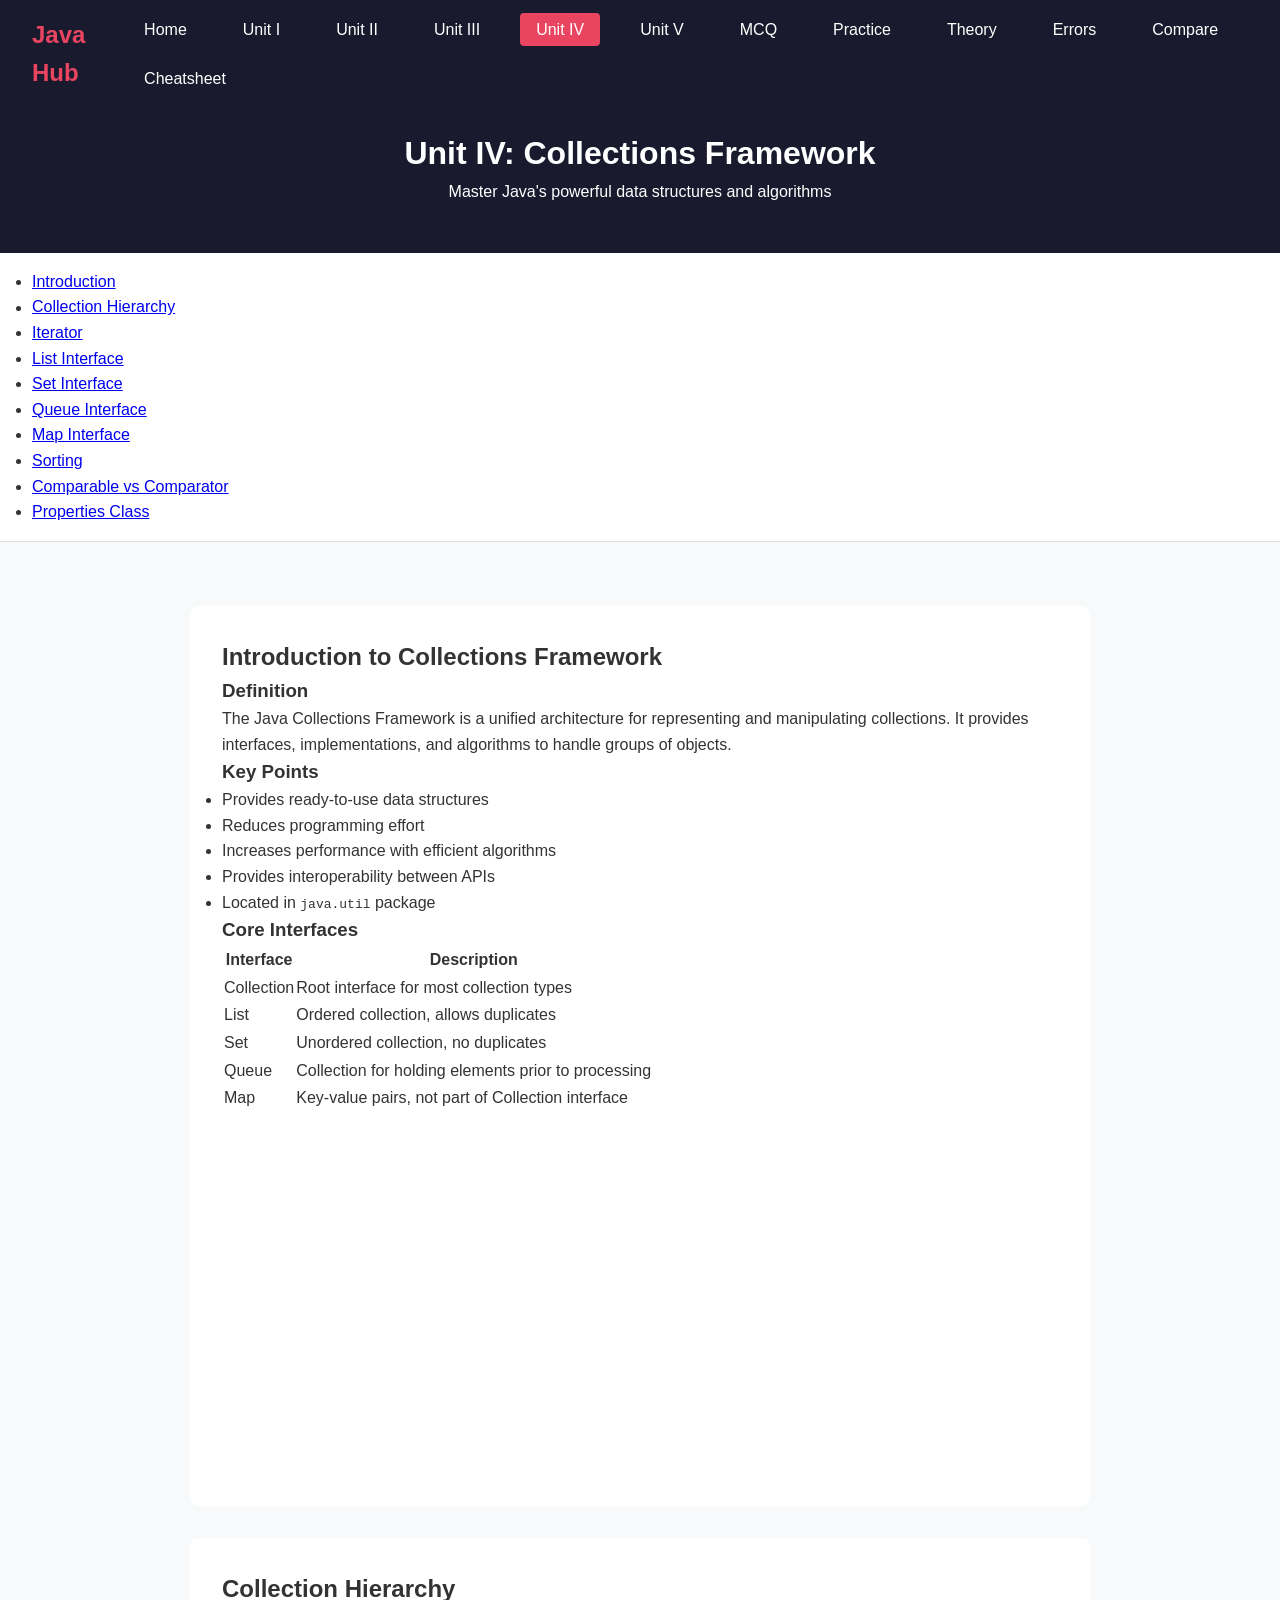
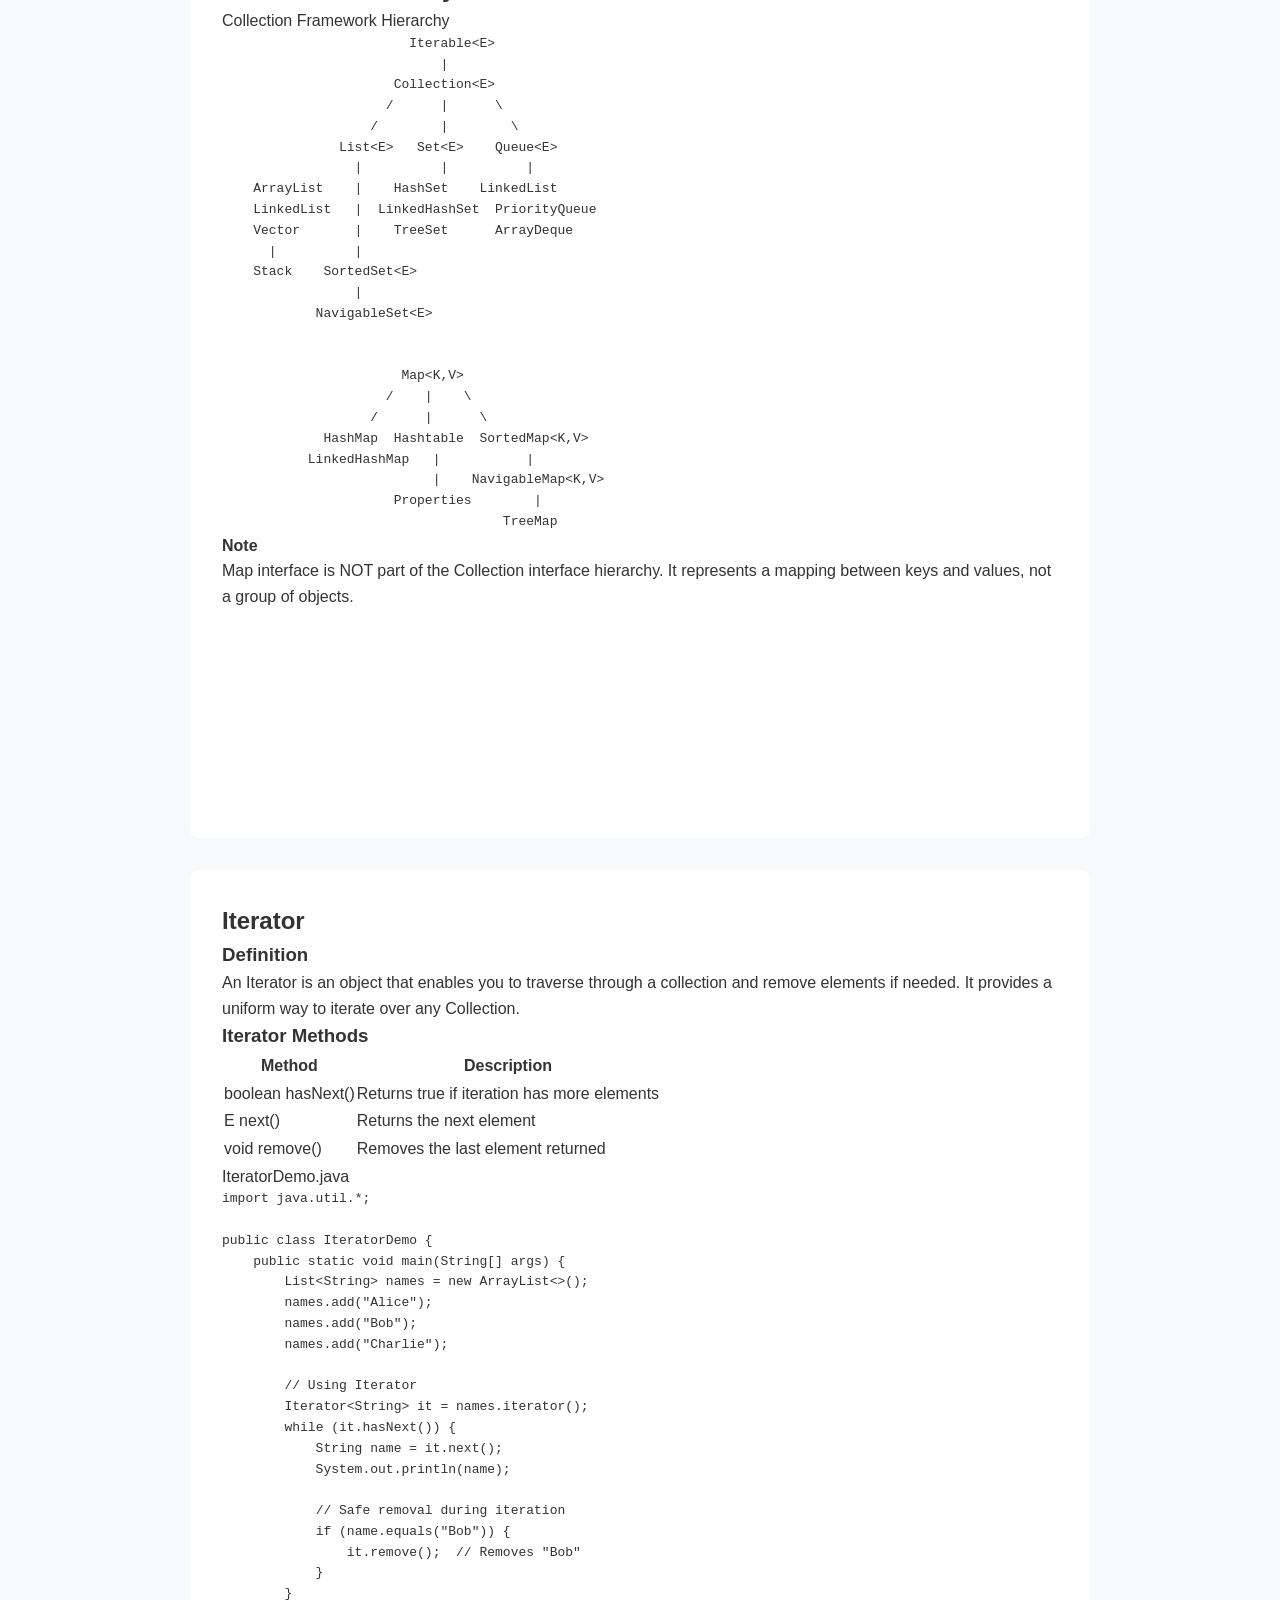
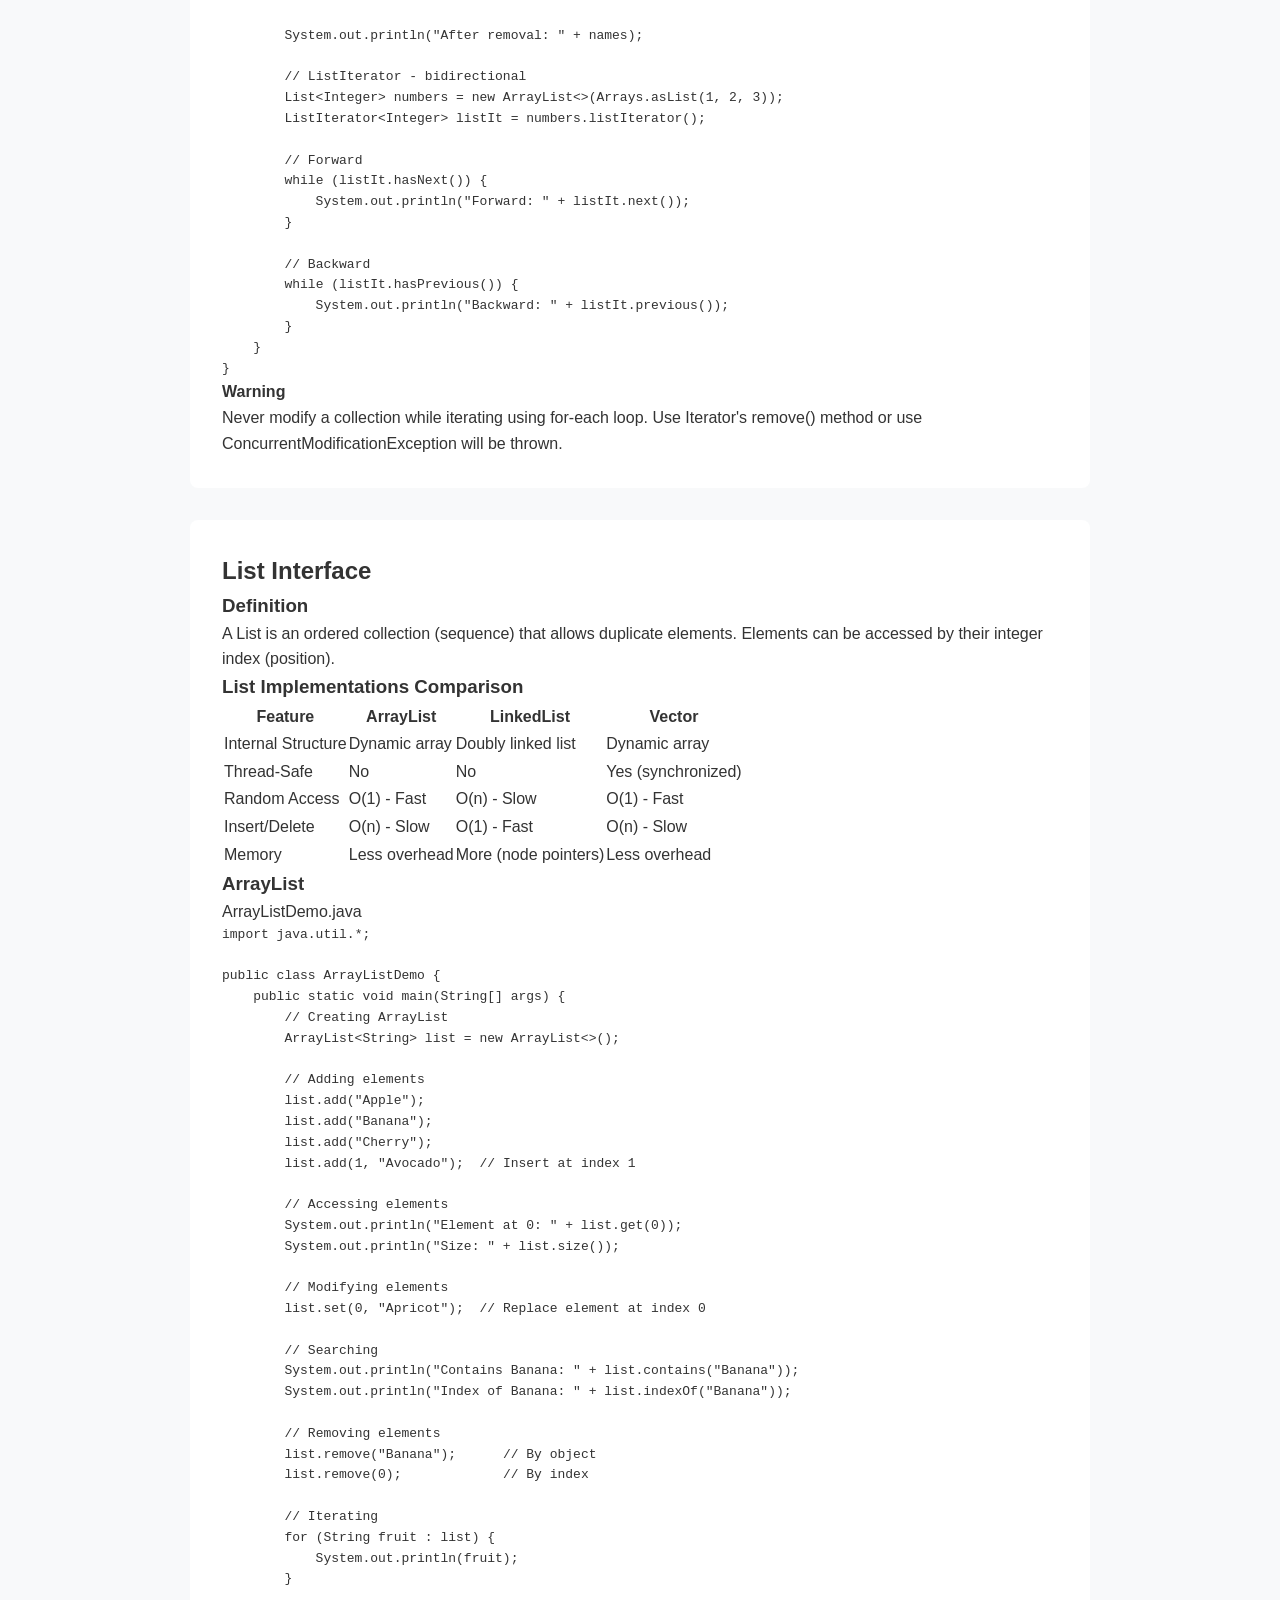
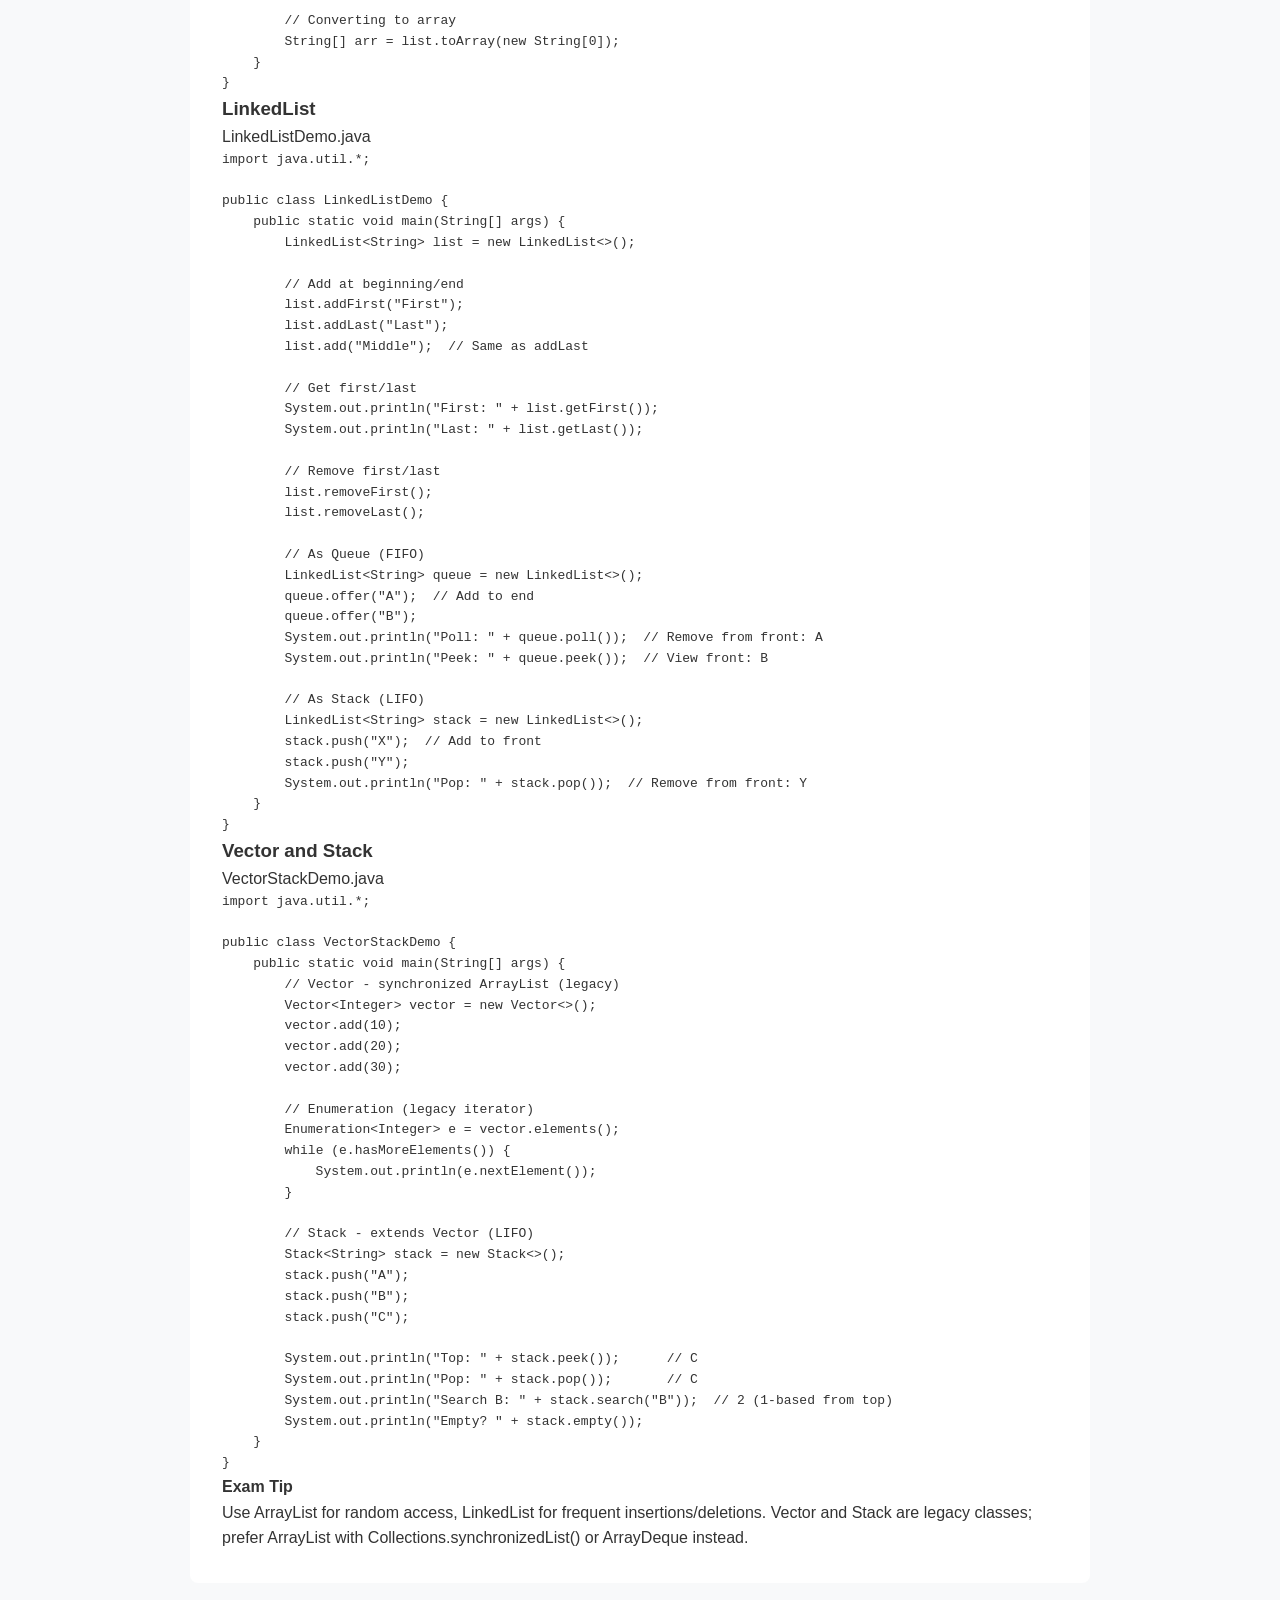
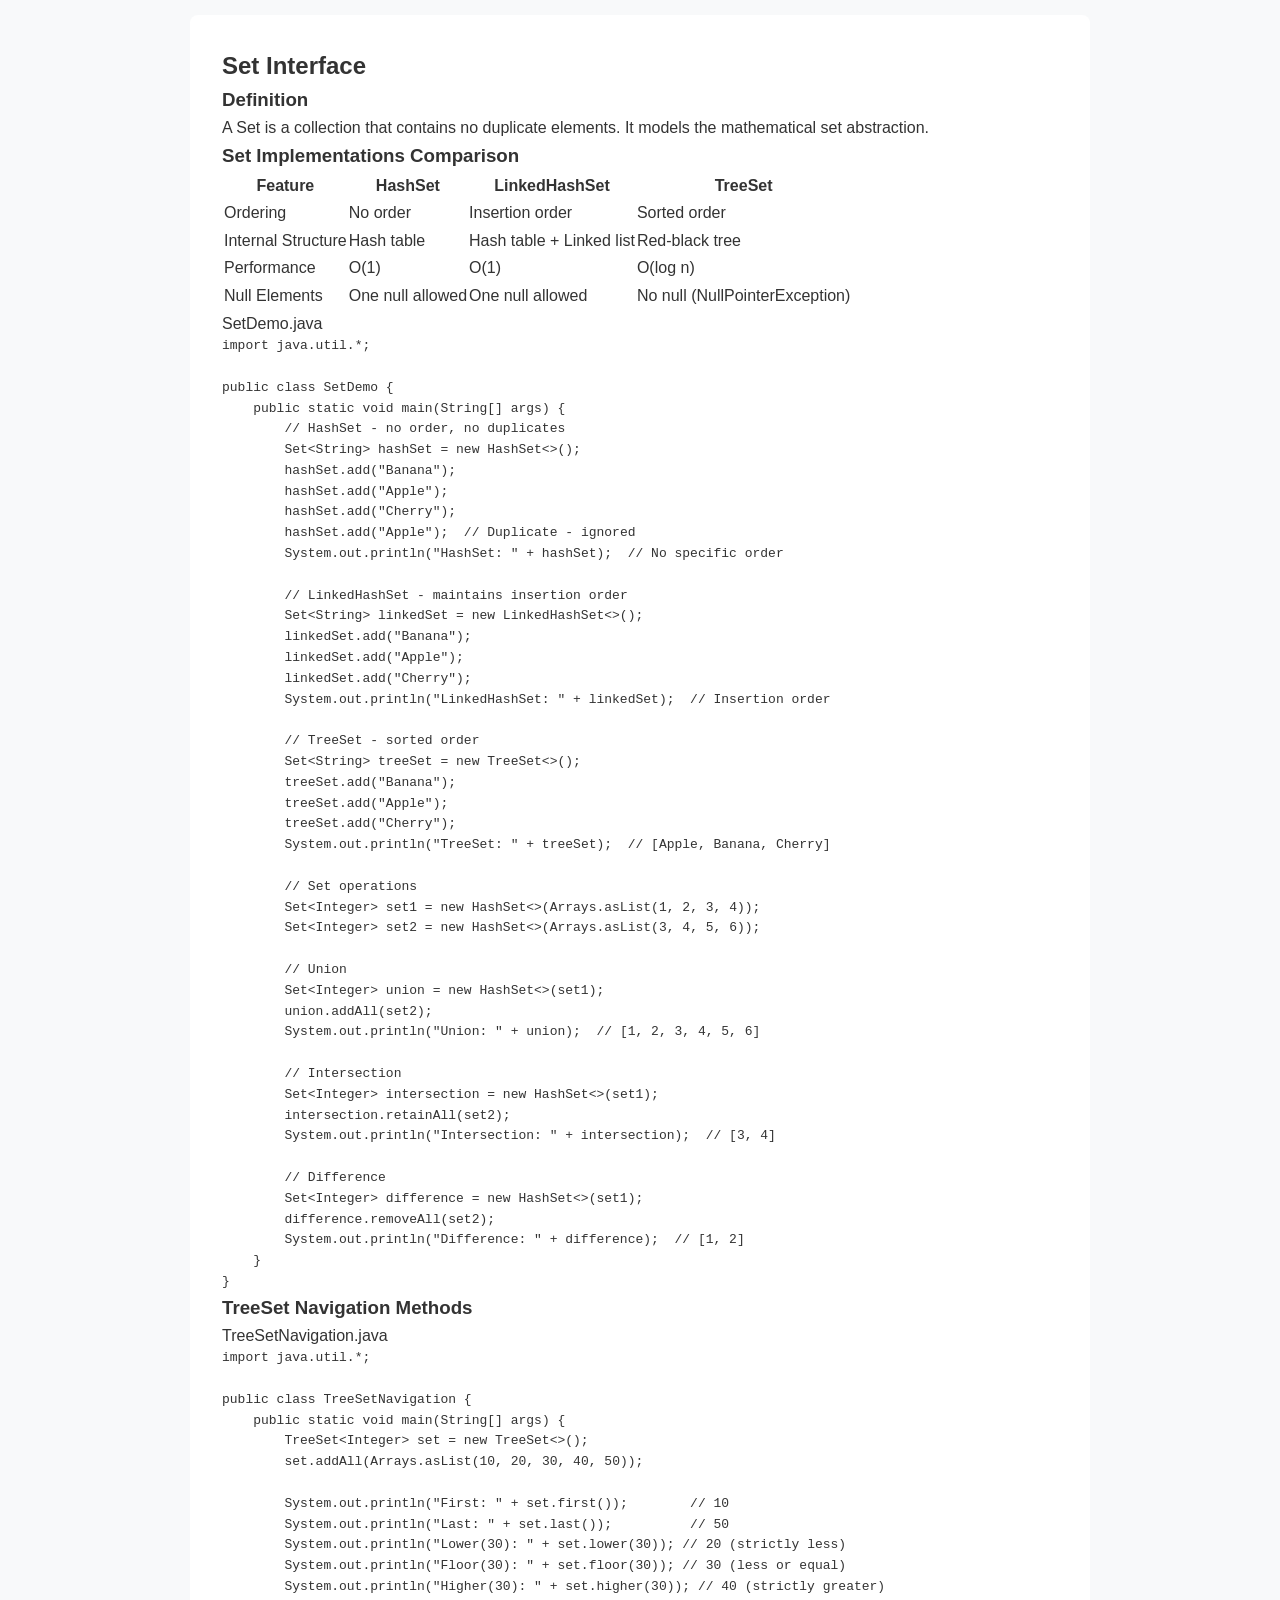
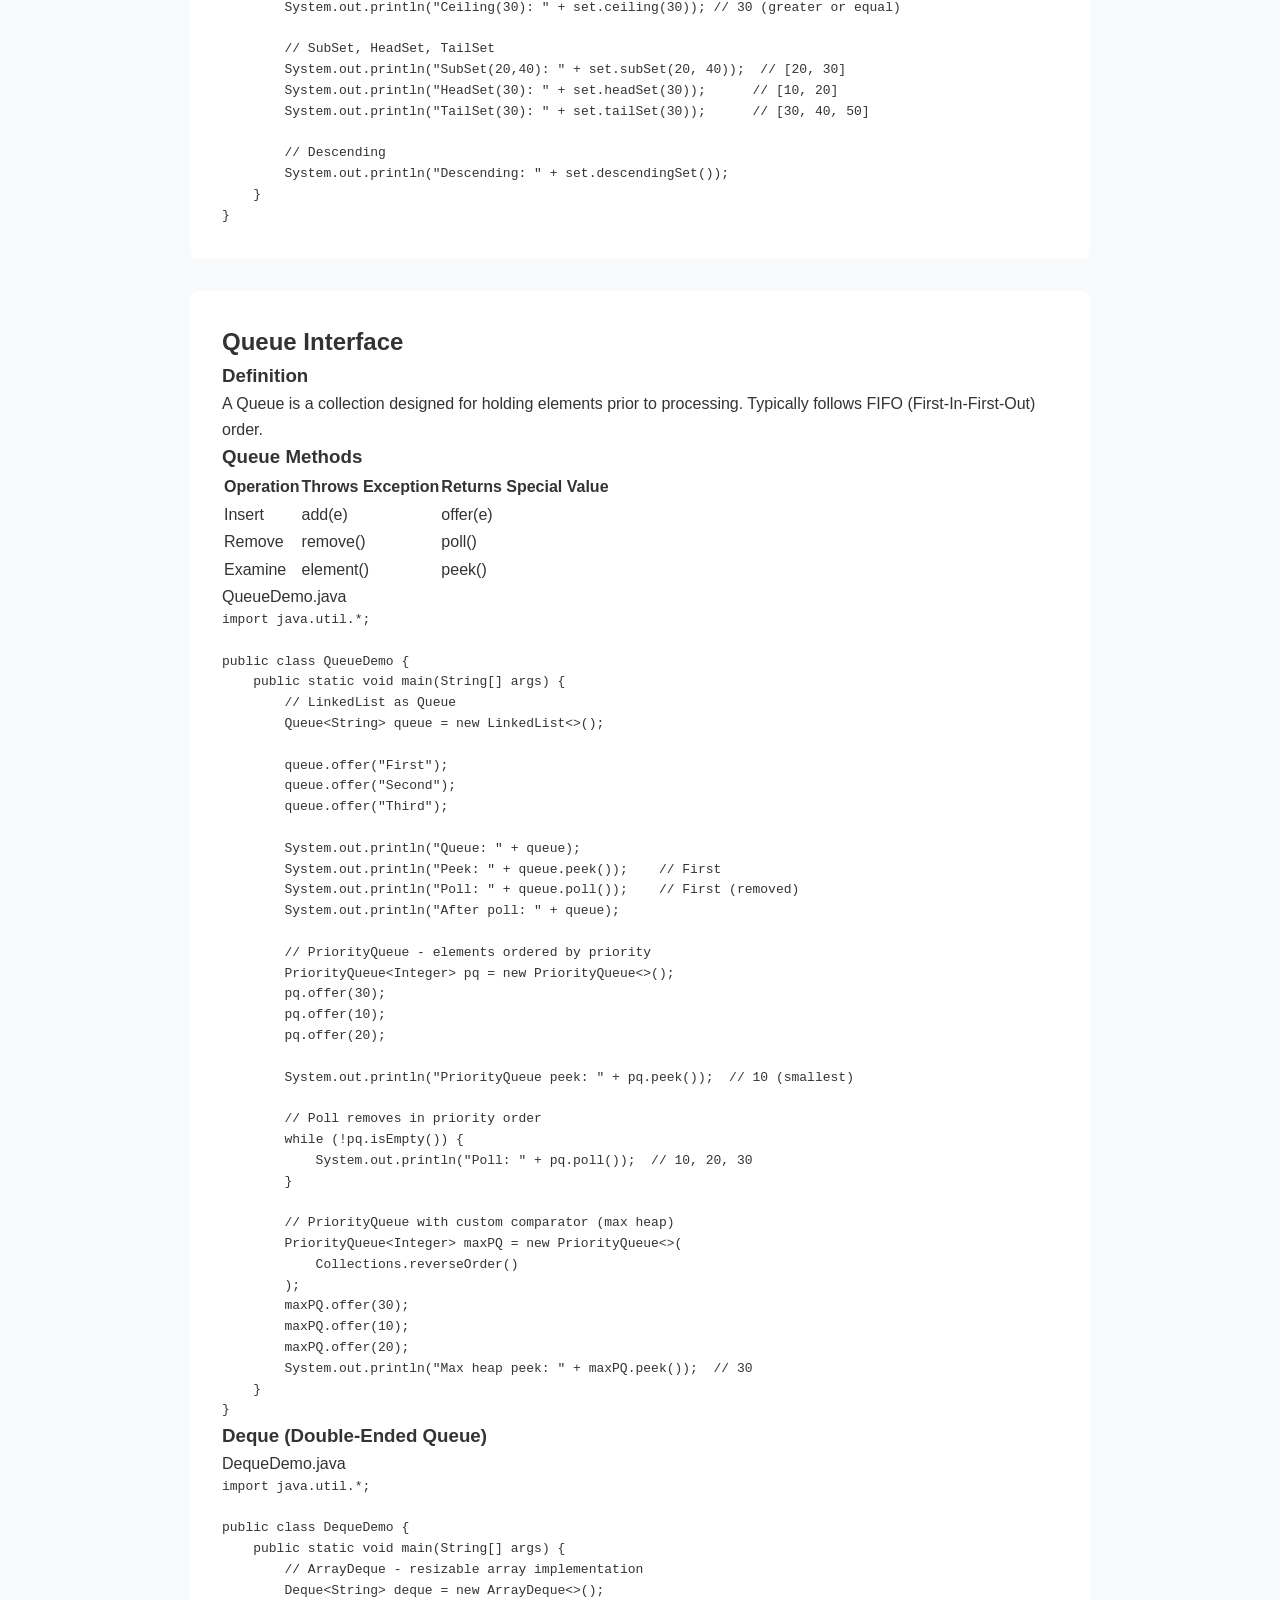
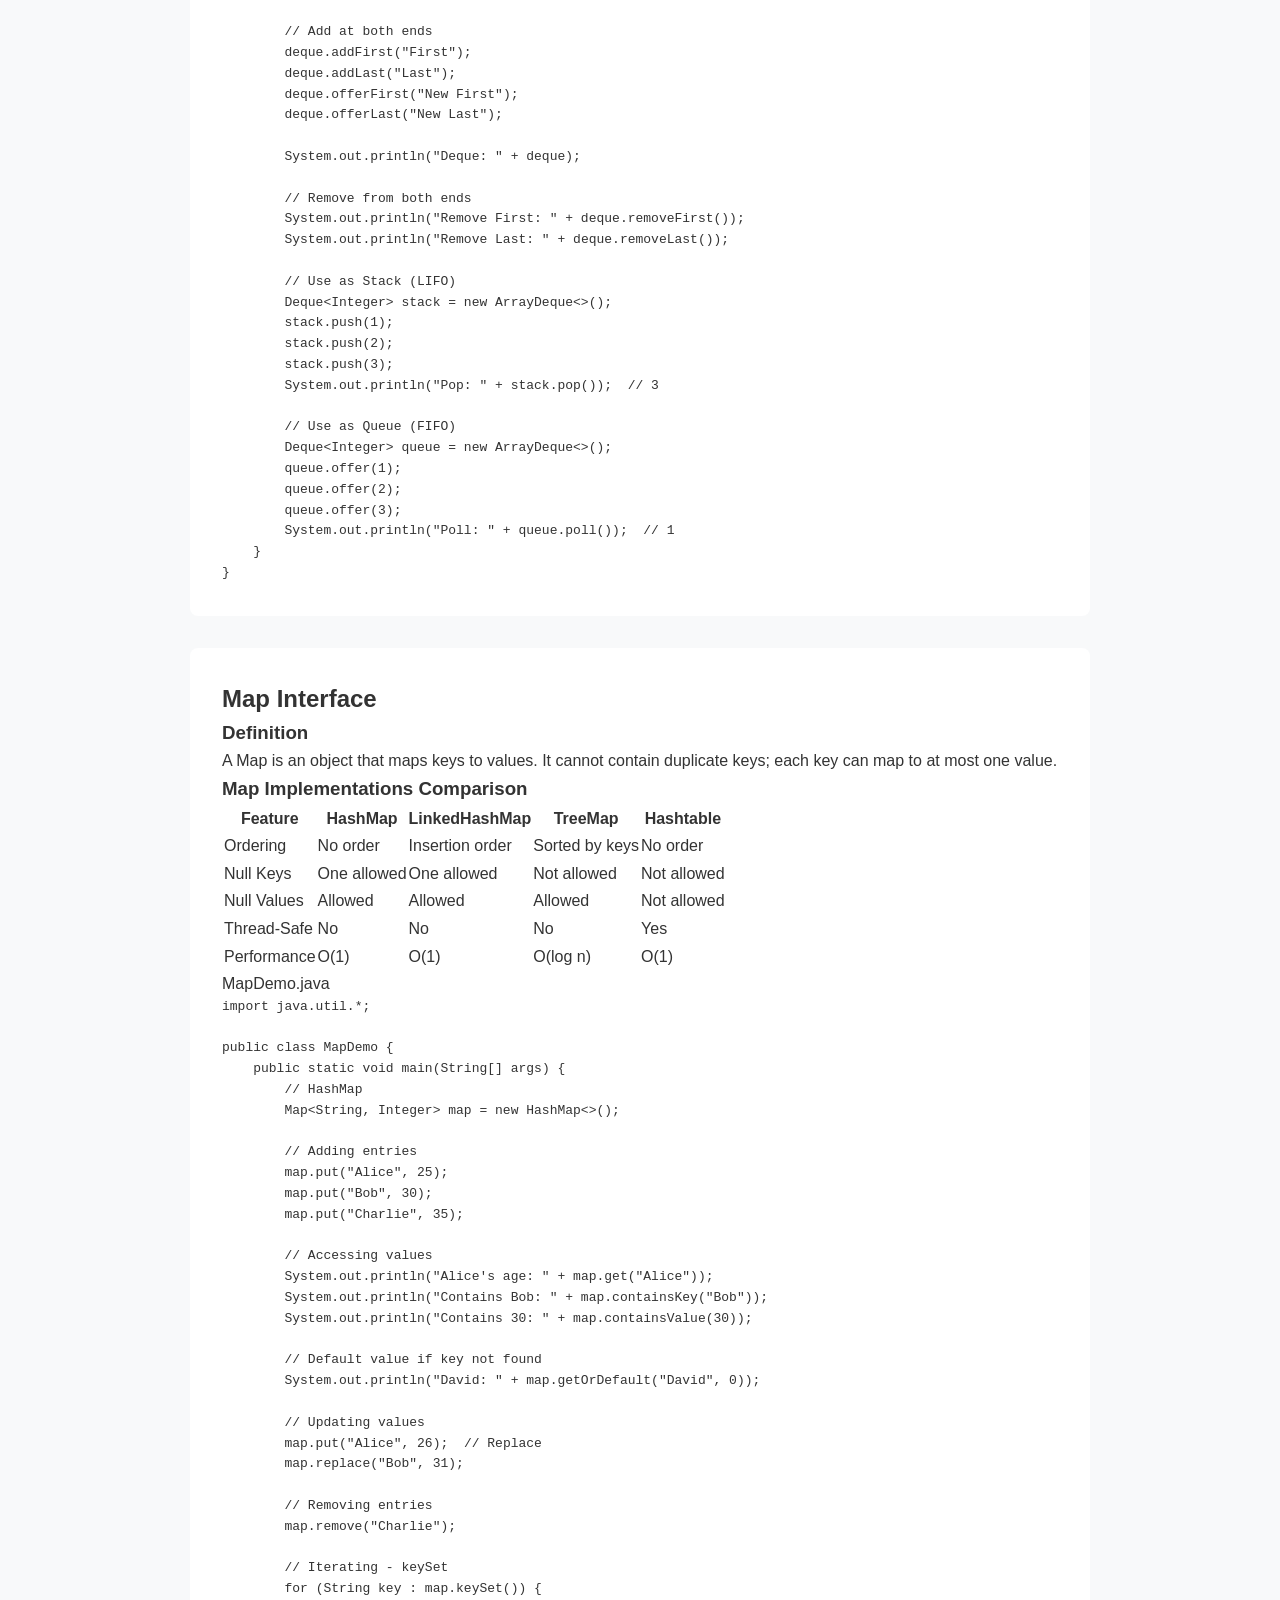
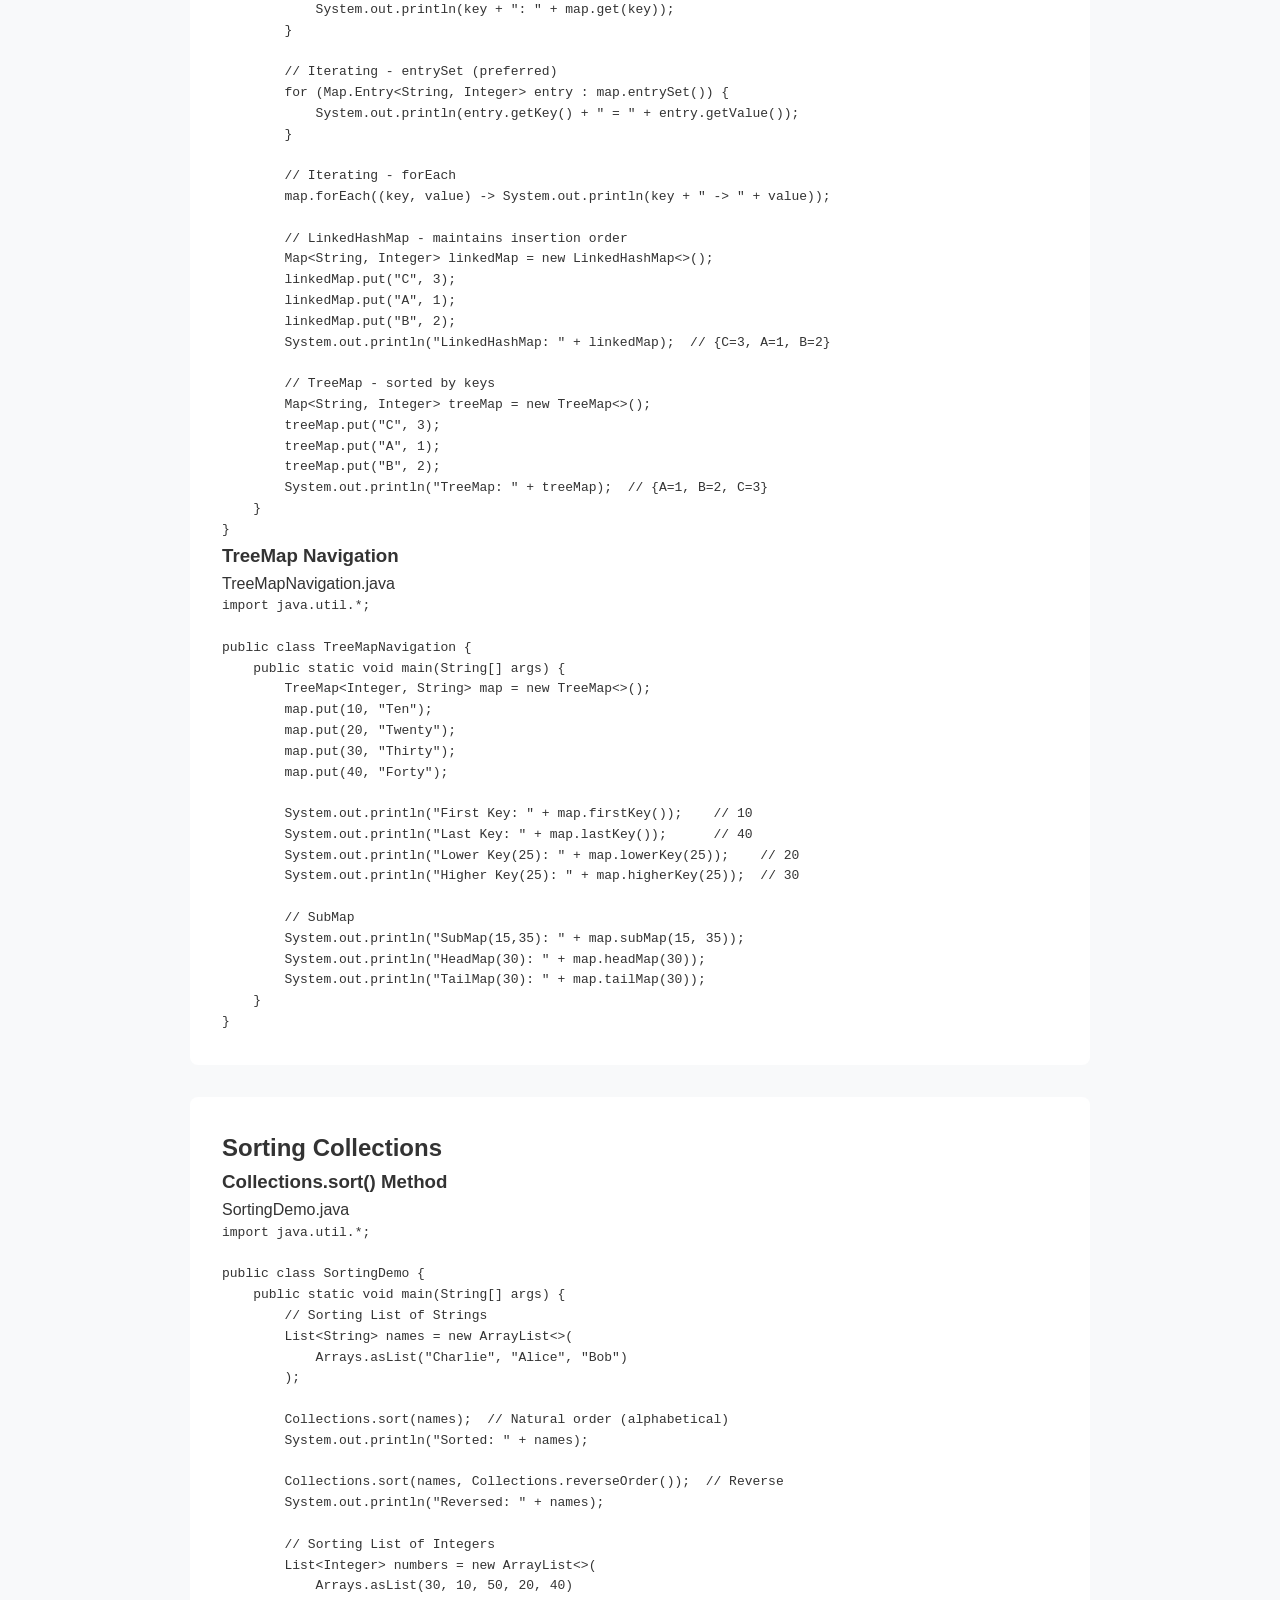
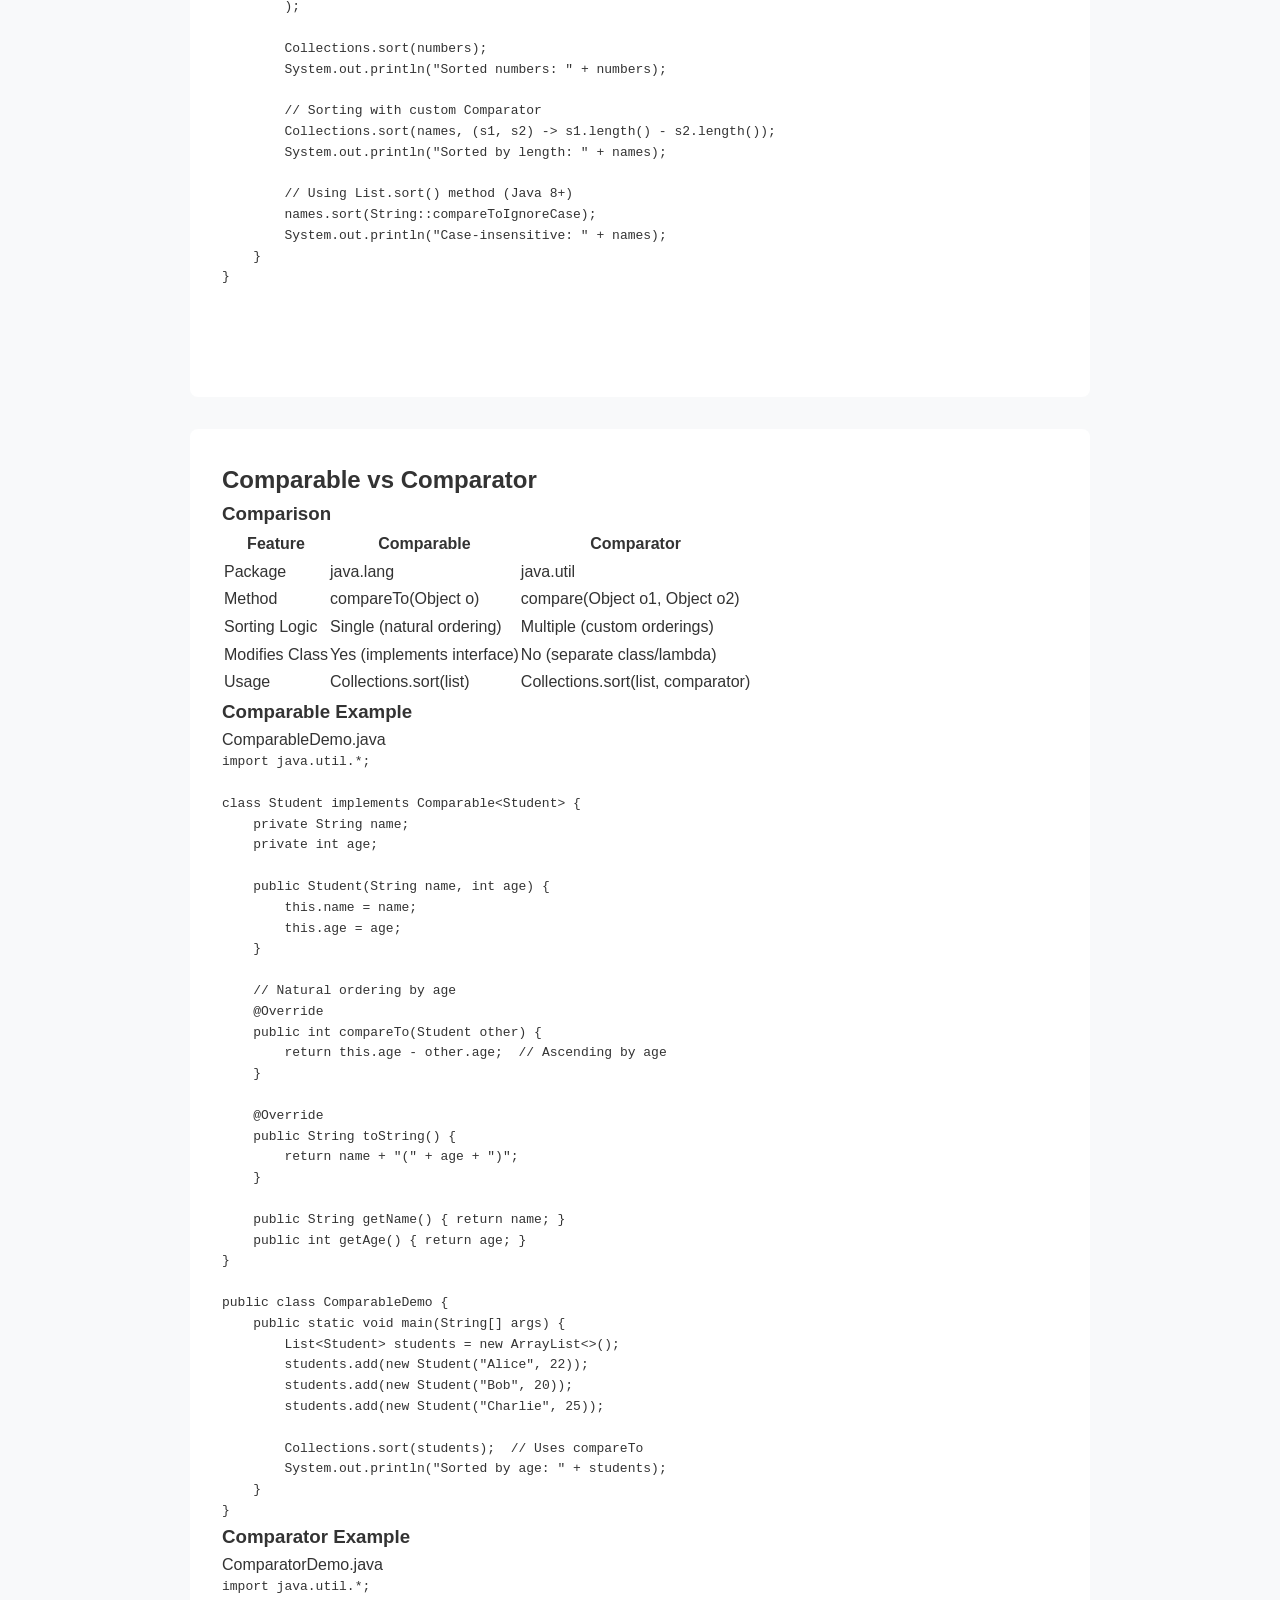
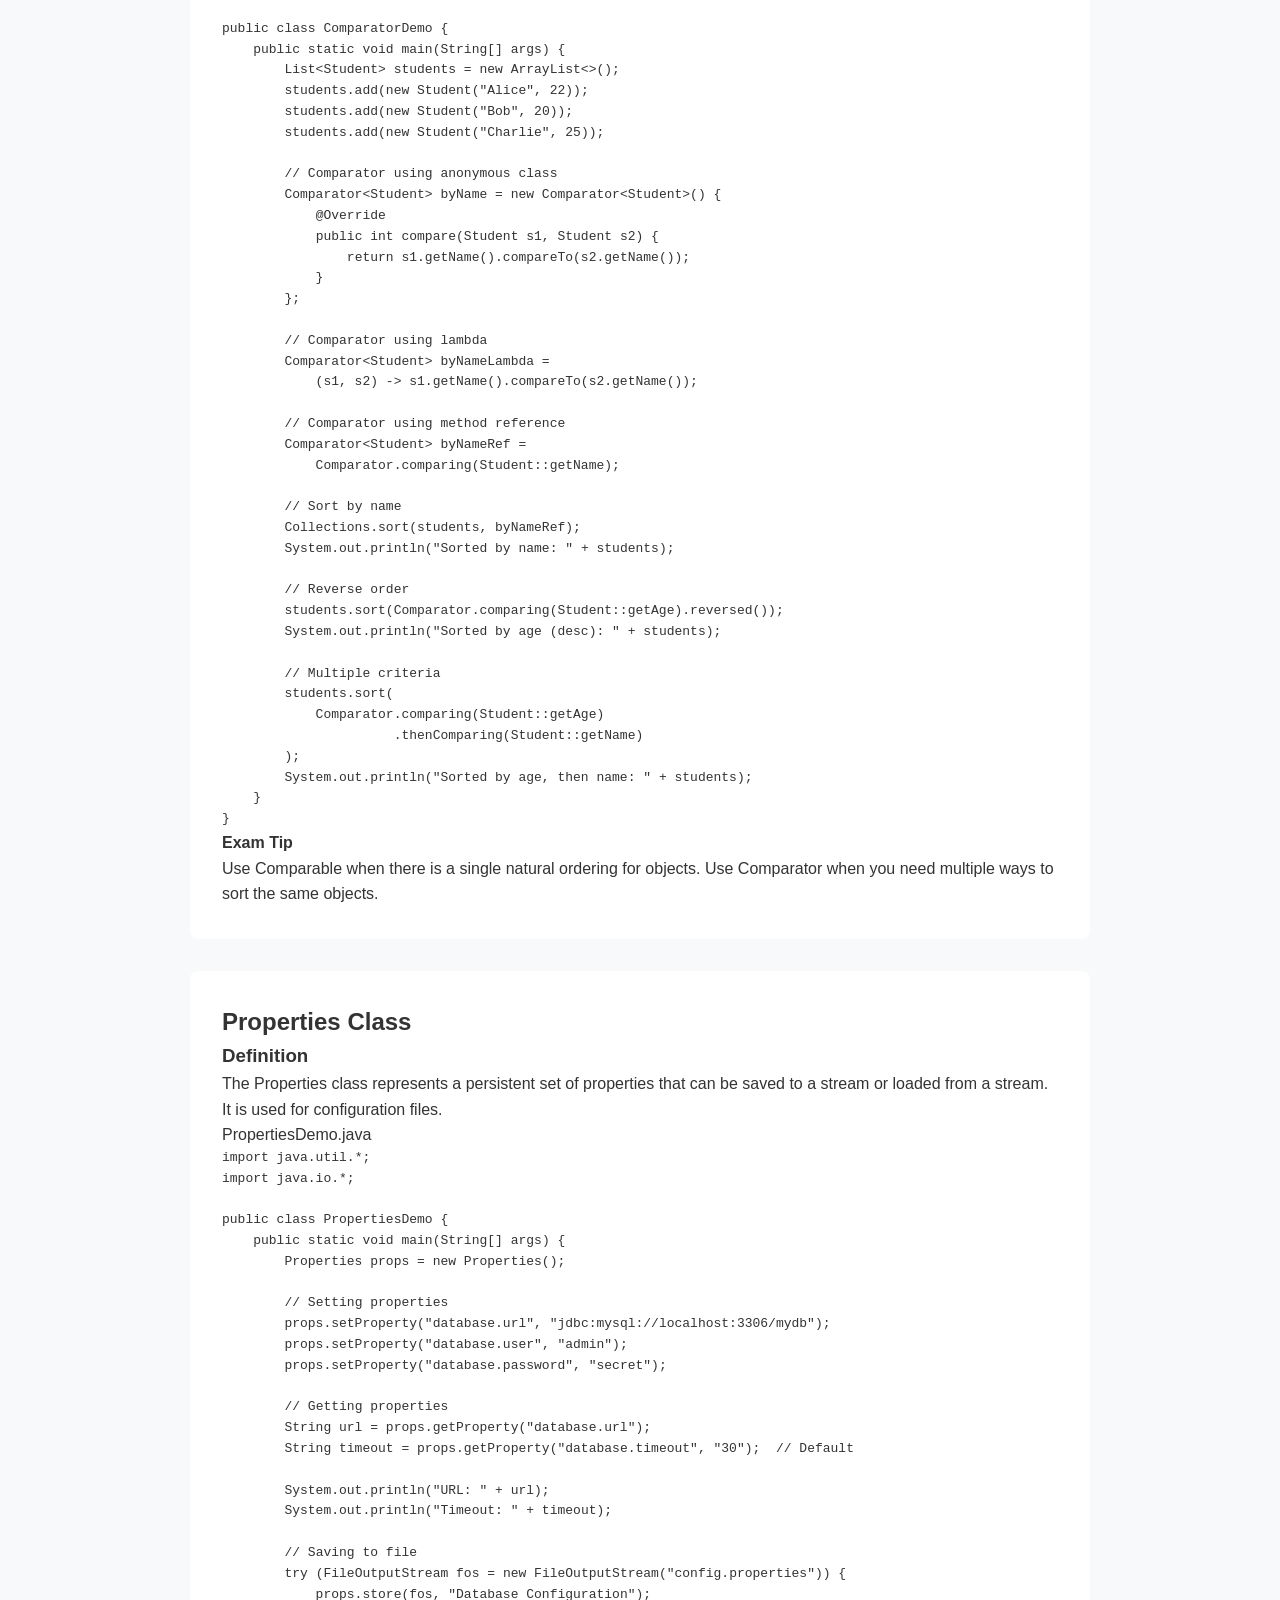
<file: unit4.html>
<!DOCTYPE html>
<html lang="en">
<head>
    <meta charset="UTF-8">
    <meta name="viewport" content="width=device-width, initial-scale=1.0">
    <title>Unit IV: Collections Framework - Java Learning Hub</title>
    <link rel="stylesheet" href="styles.css">
</head>
<body>
    <nav class="navbar">
        <div class="nav-brand">
            <a href="index.html">Java Hub</a>
        </div>
        <ul class="nav-links">
            <li><a href="index.html">Home</a></li>
            <li><a href="unit1.html">Unit I</a></li>
            <li><a href="unit2.html">Unit II</a></li>
            <li><a href="unit3.html">Unit III</a></li>
            <li><a href="unit4.html" class="active">Unit IV</a></li>
            <li><a href="unit5.html">Unit V</a></li>
            <li><a href="mcq.html">MCQ</a></li>
            <li><a href="practice.html">Practice</a></li>
            <li><a href="theory.html">Theory</a></li>
            <li><a href="errors.html">Errors</a></li>
            <li><a href="comparison.html">Compare</a></li>
            <li><a href="cheatsheet.html">Cheatsheet</a></li>
        </ul>
    </nav>

    <header class="unit-header">
        <h1>Unit IV: Collections Framework</h1>
        <p>Master Java's powerful data structures and algorithms</p>
    </header>

    <nav class="topics-nav">
        <ul>
            <li><a href="#intro">Introduction</a></li>
            <li><a href="#hierarchy">Collection Hierarchy</a></li>
            <li><a href="#iterator">Iterator</a></li>
            <li><a href="#list">List Interface</a></li>
            <li><a href="#set">Set Interface</a></li>
            <li><a href="#queue">Queue Interface</a></li>
            <li><a href="#map">Map Interface</a></li>
            <li><a href="#sorting">Sorting</a></li>
            <li><a href="#comparable">Comparable vs Comparator</a></li>
            <li><a href="#properties">Properties Class</a></li>
        </ul>
    </nav>

    <main class="container">
        <!-- Introduction -->
        <section id="intro" class="content-section">
            <h2>Introduction to Collections Framework</h2>

            <h3>Definition</h3>
            <p>The Java Collections Framework is a unified architecture for representing and manipulating collections. It provides interfaces, implementations, and algorithms to handle groups of objects.</p>

            <h3>Key Points</h3>
            <ul>
                <li>Provides ready-to-use data structures</li>
                <li>Reduces programming effort</li>
                <li>Increases performance with efficient algorithms</li>
                <li>Provides interoperability between APIs</li>
                <li>Located in <code>java.util</code> package</li>
            </ul>

            <h3>Core Interfaces</h3>
            <table class="data-table">
                <tr>
                    <th>Interface</th>
                    <th>Description</th>
                </tr>
                <tr>
                    <td>Collection</td>
                    <td>Root interface for most collection types</td>
                </tr>
                <tr>
                    <td>List</td>
                    <td>Ordered collection, allows duplicates</td>
                </tr>
                <tr>
                    <td>Set</td>
                    <td>Unordered collection, no duplicates</td>
                </tr>
                <tr>
                    <td>Queue</td>
                    <td>Collection for holding elements prior to processing</td>
                </tr>
                <tr>
                    <td>Map</td>
                    <td>Key-value pairs, not part of Collection interface</td>
                </tr>
            </table>
        </section>

        <!-- Collection Hierarchy -->
        <section id="hierarchy" class="content-section">
            <h2>Collection Hierarchy</h2>

            <div class="code-block">
                <div class="code-header">
                    <span>Collection Framework Hierarchy</span>
                </div>
                <pre><code>                        Iterable&lt;E&gt;
                            |
                      Collection&lt;E&gt;
                     /      |      \
                   /        |        \
               List&lt;E&gt;   Set&lt;E&gt;    Queue&lt;E&gt;
                 |          |          |
    ArrayList    |    HashSet    LinkedList
    LinkedList   |  LinkedHashSet  PriorityQueue
    Vector       |    TreeSet      ArrayDeque
      |          |
    Stack    SortedSet&lt;E&gt;
                 |
            NavigableSet&lt;E&gt;


                       Map&lt;K,V&gt;
                     /    |    \
                   /      |      \
             HashMap  Hashtable  SortedMap&lt;K,V&gt;
           LinkedHashMap   |           |
                           |    NavigableMap&lt;K,V&gt;
                      Properties        |
                                    TreeMap</code></pre>
            </div>

            <div class="note-box">
                <h4>Note</h4>
                <p>Map interface is NOT part of the Collection interface hierarchy. It represents a mapping between keys and values, not a group of objects.</p>
            </div>
        </section>

        <!-- Iterator -->
        <section id="iterator" class="content-section">
            <h2>Iterator</h2>

            <h3>Definition</h3>
            <p>An Iterator is an object that enables you to traverse through a collection and remove elements if needed. It provides a uniform way to iterate over any Collection.</p>

            <h3>Iterator Methods</h3>
            <table class="data-table">
                <tr>
                    <th>Method</th>
                    <th>Description</th>
                </tr>
                <tr>
                    <td>boolean hasNext()</td>
                    <td>Returns true if iteration has more elements</td>
                </tr>
                <tr>
                    <td>E next()</td>
                    <td>Returns the next element</td>
                </tr>
                <tr>
                    <td>void remove()</td>
                    <td>Removes the last element returned</td>
                </tr>
            </table>

            <div class="code-block">
                <div class="code-header">
                    <span>IteratorDemo.java</span>
                </div>
                <pre><code><span class="keyword">import</span> java.util.*;

<span class="keyword">public class</span> IteratorDemo {
    <span class="keyword">public static void</span> main(String[] args) {
        List&lt;String&gt; names = <span class="keyword">new</span> ArrayList&lt;&gt;();
        names.add(<span class="string">"Alice"</span>);
        names.add(<span class="string">"Bob"</span>);
        names.add(<span class="string">"Charlie"</span>);
        
        <span class="comment">// Using Iterator</span>
        Iterator&lt;String&gt; it = names.iterator();
        <span class="keyword">while</span> (it.hasNext()) {
            String name = it.next();
            System.out.println(name);
            
            <span class="comment">// Safe removal during iteration</span>
            <span class="keyword">if</span> (name.equals(<span class="string">"Bob"</span>)) {
                it.remove();  <span class="comment">// Removes "Bob"</span>
            }
        }
        
        System.out.println(<span class="string">"After removal: "</span> + names);
        
        <span class="comment">// ListIterator - bidirectional</span>
        List&lt;Integer&gt; numbers = <span class="keyword">new</span> ArrayList&lt;&gt;(Arrays.asList(<span class="number">1</span>, <span class="number">2</span>, <span class="number">3</span>));
        ListIterator&lt;Integer&gt; listIt = numbers.listIterator();
        
        <span class="comment">// Forward</span>
        <span class="keyword">while</span> (listIt.hasNext()) {
            System.out.println(<span class="string">"Forward: "</span> + listIt.next());
        }
        
        <span class="comment">// Backward</span>
        <span class="keyword">while</span> (listIt.hasPrevious()) {
            System.out.println(<span class="string">"Backward: "</span> + listIt.previous());
        }
    }
}</code></pre>
            </div>

            <div class="warning-box">
                <h4>Warning</h4>
                <p>Never modify a collection while iterating using for-each loop. Use Iterator's remove() method or use ConcurrentModificationException will be thrown.</p>
            </div>
        </section>

        <!-- List Interface -->
        <section id="list" class="content-section">
            <h2>List Interface</h2>

            <h3>Definition</h3>
            <p>A List is an ordered collection (sequence) that allows duplicate elements. Elements can be accessed by their integer index (position).</p>

            <h3>List Implementations Comparison</h3>
            <table class="data-table">
                <tr>
                    <th>Feature</th>
                    <th>ArrayList</th>
                    <th>LinkedList</th>
                    <th>Vector</th>
                </tr>
                <tr>
                    <td>Internal Structure</td>
                    <td>Dynamic array</td>
                    <td>Doubly linked list</td>
                    <td>Dynamic array</td>
                </tr>
                <tr>
                    <td>Thread-Safe</td>
                    <td>No</td>
                    <td>No</td>
                    <td>Yes (synchronized)</td>
                </tr>
                <tr>
                    <td>Random Access</td>
                    <td>O(1) - Fast</td>
                    <td>O(n) - Slow</td>
                    <td>O(1) - Fast</td>
                </tr>
                <tr>
                    <td>Insert/Delete</td>
                    <td>O(n) - Slow</td>
                    <td>O(1) - Fast</td>
                    <td>O(n) - Slow</td>
                </tr>
                <tr>
                    <td>Memory</td>
                    <td>Less overhead</td>
                    <td>More (node pointers)</td>
                    <td>Less overhead</td>
                </tr>
            </table>

            <h3>ArrayList</h3>
            <div class="code-block">
                <div class="code-header">
                    <span>ArrayListDemo.java</span>
                </div>
                <pre><code><span class="keyword">import</span> java.util.*;

<span class="keyword">public class</span> ArrayListDemo {
    <span class="keyword">public static void</span> main(String[] args) {
        <span class="comment">// Creating ArrayList</span>
        ArrayList&lt;String&gt; list = <span class="keyword">new</span> ArrayList&lt;&gt;();
        
        <span class="comment">// Adding elements</span>
        list.add(<span class="string">"Apple"</span>);
        list.add(<span class="string">"Banana"</span>);
        list.add(<span class="string">"Cherry"</span>);
        list.add(<span class="number">1</span>, <span class="string">"Avocado"</span>);  <span class="comment">// Insert at index 1</span>
        
        <span class="comment">// Accessing elements</span>
        System.out.println(<span class="string">"Element at 0: "</span> + list.get(<span class="number">0</span>));
        System.out.println(<span class="string">"Size: "</span> + list.size());
        
        <span class="comment">// Modifying elements</span>
        list.set(<span class="number">0</span>, <span class="string">"Apricot"</span>);  <span class="comment">// Replace element at index 0</span>
        
        <span class="comment">// Searching</span>
        System.out.println(<span class="string">"Contains Banana: "</span> + list.contains(<span class="string">"Banana"</span>));
        System.out.println(<span class="string">"Index of Banana: "</span> + list.indexOf(<span class="string">"Banana"</span>));
        
        <span class="comment">// Removing elements</span>
        list.remove(<span class="string">"Banana"</span>);      <span class="comment">// By object</span>
        list.remove(<span class="number">0</span>);             <span class="comment">// By index</span>
        
        <span class="comment">// Iterating</span>
        <span class="keyword">for</span> (String fruit : list) {
            System.out.println(fruit);
        }
        
        <span class="comment">// Converting to array</span>
        String[] arr = list.toArray(<span class="keyword">new</span> String[<span class="number">0</span>]);
    }
}</code></pre>
            </div>

            <h3>LinkedList</h3>
            <div class="code-block">
                <div class="code-header">
                    <span>LinkedListDemo.java</span>
                </div>
                <pre><code><span class="keyword">import</span> java.util.*;

<span class="keyword">public class</span> LinkedListDemo {
    <span class="keyword">public static void</span> main(String[] args) {
        LinkedList&lt;String&gt; list = <span class="keyword">new</span> LinkedList&lt;&gt;();
        
        <span class="comment">// Add at beginning/end</span>
        list.addFirst(<span class="string">"First"</span>);
        list.addLast(<span class="string">"Last"</span>);
        list.add(<span class="string">"Middle"</span>);  <span class="comment">// Same as addLast</span>
        
        <span class="comment">// Get first/last</span>
        System.out.println(<span class="string">"First: "</span> + list.getFirst());
        System.out.println(<span class="string">"Last: "</span> + list.getLast());
        
        <span class="comment">// Remove first/last</span>
        list.removeFirst();
        list.removeLast();
        
        <span class="comment">// As Queue (FIFO)</span>
        LinkedList&lt;String&gt; queue = <span class="keyword">new</span> LinkedList&lt;&gt;();
        queue.offer(<span class="string">"A"</span>);  <span class="comment">// Add to end</span>
        queue.offer(<span class="string">"B"</span>);
        System.out.println(<span class="string">"Poll: "</span> + queue.poll());  <span class="comment">// Remove from front: A</span>
        System.out.println(<span class="string">"Peek: "</span> + queue.peek());  <span class="comment">// View front: B</span>
        
        <span class="comment">// As Stack (LIFO)</span>
        LinkedList&lt;String&gt; stack = <span class="keyword">new</span> LinkedList&lt;&gt;();
        stack.push(<span class="string">"X"</span>);  <span class="comment">// Add to front</span>
        stack.push(<span class="string">"Y"</span>);
        System.out.println(<span class="string">"Pop: "</span> + stack.pop());  <span class="comment">// Remove from front: Y</span>
    }
}</code></pre>
            </div>

            <h3>Vector and Stack</h3>
            <div class="code-block">
                <div class="code-header">
                    <span>VectorStackDemo.java</span>
                </div>
                <pre><code><span class="keyword">import</span> java.util.*;

<span class="keyword">public class</span> VectorStackDemo {
    <span class="keyword">public static void</span> main(String[] args) {
        <span class="comment">// Vector - synchronized ArrayList (legacy)</span>
        Vector&lt;Integer&gt; vector = <span class="keyword">new</span> Vector&lt;&gt;();
        vector.add(<span class="number">10</span>);
        vector.add(<span class="number">20</span>);
        vector.add(<span class="number">30</span>);
        
        <span class="comment">// Enumeration (legacy iterator)</span>
        Enumeration&lt;Integer&gt; e = vector.elements();
        <span class="keyword">while</span> (e.hasMoreElements()) {
            System.out.println(e.nextElement());
        }
        
        <span class="comment">// Stack - extends Vector (LIFO)</span>
        Stack&lt;String&gt; stack = <span class="keyword">new</span> Stack&lt;&gt;();
        stack.push(<span class="string">"A"</span>);
        stack.push(<span class="string">"B"</span>);
        stack.push(<span class="string">"C"</span>);
        
        System.out.println(<span class="string">"Top: "</span> + stack.peek());      <span class="comment">// C</span>
        System.out.println(<span class="string">"Pop: "</span> + stack.pop());       <span class="comment">// C</span>
        System.out.println(<span class="string">"Search B: "</span> + stack.search(<span class="string">"B"</span>));  <span class="comment">// 2 (1-based from top)</span>
        System.out.println(<span class="string">"Empty? "</span> + stack.empty());
    }
}</code></pre>
            </div>

            <div class="exam-tip">
                <h4>Exam Tip</h4>
                <p>Use ArrayList for random access, LinkedList for frequent insertions/deletions. Vector and Stack are legacy classes; prefer ArrayList with Collections.synchronizedList() or ArrayDeque instead.</p>
            </div>
        </section>

        <!-- Set Interface -->
        <section id="set" class="content-section">
            <h2>Set Interface</h2>

            <h3>Definition</h3>
            <p>A Set is a collection that contains no duplicate elements. It models the mathematical set abstraction.</p>

            <h3>Set Implementations Comparison</h3>
            <table class="data-table">
                <tr>
                    <th>Feature</th>
                    <th>HashSet</th>
                    <th>LinkedHashSet</th>
                    <th>TreeSet</th>
                </tr>
                <tr>
                    <td>Ordering</td>
                    <td>No order</td>
                    <td>Insertion order</td>
                    <td>Sorted order</td>
                </tr>
                <tr>
                    <td>Internal Structure</td>
                    <td>Hash table</td>
                    <td>Hash table + Linked list</td>
                    <td>Red-black tree</td>
                </tr>
                <tr>
                    <td>Performance</td>
                    <td>O(1)</td>
                    <td>O(1)</td>
                    <td>O(log n)</td>
                </tr>
                <tr>
                    <td>Null Elements</td>
                    <td>One null allowed</td>
                    <td>One null allowed</td>
                    <td>No null (NullPointerException)</td>
                </tr>
            </table>

            <div class="code-block">
                <div class="code-header">
                    <span>SetDemo.java</span>
                </div>
                <pre><code><span class="keyword">import</span> java.util.*;

<span class="keyword">public class</span> SetDemo {
    <span class="keyword">public static void</span> main(String[] args) {
        <span class="comment">// HashSet - no order, no duplicates</span>
        Set&lt;String&gt; hashSet = <span class="keyword">new</span> HashSet&lt;&gt;();
        hashSet.add(<span class="string">"Banana"</span>);
        hashSet.add(<span class="string">"Apple"</span>);
        hashSet.add(<span class="string">"Cherry"</span>);
        hashSet.add(<span class="string">"Apple"</span>);  <span class="comment">// Duplicate - ignored</span>
        System.out.println(<span class="string">"HashSet: "</span> + hashSet);  <span class="comment">// No specific order</span>
        
        <span class="comment">// LinkedHashSet - maintains insertion order</span>
        Set&lt;String&gt; linkedSet = <span class="keyword">new</span> LinkedHashSet&lt;&gt;();
        linkedSet.add(<span class="string">"Banana"</span>);
        linkedSet.add(<span class="string">"Apple"</span>);
        linkedSet.add(<span class="string">"Cherry"</span>);
        System.out.println(<span class="string">"LinkedHashSet: "</span> + linkedSet);  <span class="comment">// Insertion order</span>
        
        <span class="comment">// TreeSet - sorted order</span>
        Set&lt;String&gt; treeSet = <span class="keyword">new</span> TreeSet&lt;&gt;();
        treeSet.add(<span class="string">"Banana"</span>);
        treeSet.add(<span class="string">"Apple"</span>);
        treeSet.add(<span class="string">"Cherry"</span>);
        System.out.println(<span class="string">"TreeSet: "</span> + treeSet);  <span class="comment">// [Apple, Banana, Cherry]</span>
        
        <span class="comment">// Set operations</span>
        Set&lt;Integer&gt; set1 = <span class="keyword">new</span> HashSet&lt;&gt;(Arrays.asList(<span class="number">1</span>, <span class="number">2</span>, <span class="number">3</span>, <span class="number">4</span>));
        Set&lt;Integer&gt; set2 = <span class="keyword">new</span> HashSet&lt;&gt;(Arrays.asList(<span class="number">3</span>, <span class="number">4</span>, <span class="number">5</span>, <span class="number">6</span>));
        
        <span class="comment">// Union</span>
        Set&lt;Integer&gt; union = <span class="keyword">new</span> HashSet&lt;&gt;(set1);
        union.addAll(set2);
        System.out.println(<span class="string">"Union: "</span> + union);  <span class="comment">// [1, 2, 3, 4, 5, 6]</span>
        
        <span class="comment">// Intersection</span>
        Set&lt;Integer&gt; intersection = <span class="keyword">new</span> HashSet&lt;&gt;(set1);
        intersection.retainAll(set2);
        System.out.println(<span class="string">"Intersection: "</span> + intersection);  <span class="comment">// [3, 4]</span>
        
        <span class="comment">// Difference</span>
        Set&lt;Integer&gt; difference = <span class="keyword">new</span> HashSet&lt;&gt;(set1);
        difference.removeAll(set2);
        System.out.println(<span class="string">"Difference: "</span> + difference);  <span class="comment">// [1, 2]</span>
    }
}</code></pre>
            </div>

            <h3>TreeSet Navigation Methods</h3>
            <div class="code-block">
                <div class="code-header">
                    <span>TreeSetNavigation.java</span>
                </div>
                <pre><code><span class="keyword">import</span> java.util.*;

<span class="keyword">public class</span> TreeSetNavigation {
    <span class="keyword">public static void</span> main(String[] args) {
        TreeSet&lt;Integer&gt; set = <span class="keyword">new</span> TreeSet&lt;&gt;();
        set.addAll(Arrays.asList(<span class="number">10</span>, <span class="number">20</span>, <span class="number">30</span>, <span class="number">40</span>, <span class="number">50</span>));
        
        System.out.println(<span class="string">"First: "</span> + set.first());        <span class="comment">// 10</span>
        System.out.println(<span class="string">"Last: "</span> + set.last());          <span class="comment">// 50</span>
        System.out.println(<span class="string">"Lower(30): "</span> + set.lower(<span class="number">30</span>)); <span class="comment">// 20 (strictly less)</span>
        System.out.println(<span class="string">"Floor(30): "</span> + set.floor(<span class="number">30</span>)); <span class="comment">// 30 (less or equal)</span>
        System.out.println(<span class="string">"Higher(30): "</span> + set.higher(<span class="number">30</span>)); <span class="comment">// 40 (strictly greater)</span>
        System.out.println(<span class="string">"Ceiling(30): "</span> + set.ceiling(<span class="number">30</span>)); <span class="comment">// 30 (greater or equal)</span>
        
        <span class="comment">// SubSet, HeadSet, TailSet</span>
        System.out.println(<span class="string">"SubSet(20,40): "</span> + set.subSet(<span class="number">20</span>, <span class="number">40</span>));  <span class="comment">// [20, 30]</span>
        System.out.println(<span class="string">"HeadSet(30): "</span> + set.headSet(<span class="number">30</span>));      <span class="comment">// [10, 20]</span>
        System.out.println(<span class="string">"TailSet(30): "</span> + set.tailSet(<span class="number">30</span>));      <span class="comment">// [30, 40, 50]</span>
        
        <span class="comment">// Descending</span>
        System.out.println(<span class="string">"Descending: "</span> + set.descendingSet());
    }
}</code></pre>
            </div>
        </section>

        <!-- Queue Interface -->
        <section id="queue" class="content-section">
            <h2>Queue Interface</h2>

            <h3>Definition</h3>
            <p>A Queue is a collection designed for holding elements prior to processing. Typically follows FIFO (First-In-First-Out) order.</p>

            <h3>Queue Methods</h3>
            <table class="data-table">
                <tr>
                    <th>Operation</th>
                    <th>Throws Exception</th>
                    <th>Returns Special Value</th>
                </tr>
                <tr>
                    <td>Insert</td>
                    <td>add(e)</td>
                    <td>offer(e)</td>
                </tr>
                <tr>
                    <td>Remove</td>
                    <td>remove()</td>
                    <td>poll()</td>
                </tr>
                <tr>
                    <td>Examine</td>
                    <td>element()</td>
                    <td>peek()</td>
                </tr>
            </table>

            <div class="code-block">
                <div class="code-header">
                    <span>QueueDemo.java</span>
                </div>
                <pre><code><span class="keyword">import</span> java.util.*;

<span class="keyword">public class</span> QueueDemo {
    <span class="keyword">public static void</span> main(String[] args) {
        <span class="comment">// LinkedList as Queue</span>
        Queue&lt;String&gt; queue = <span class="keyword">new</span> LinkedList&lt;&gt;();
        
        queue.offer(<span class="string">"First"</span>);
        queue.offer(<span class="string">"Second"</span>);
        queue.offer(<span class="string">"Third"</span>);
        
        System.out.println(<span class="string">"Queue: "</span> + queue);
        System.out.println(<span class="string">"Peek: "</span> + queue.peek());    <span class="comment">// First</span>
        System.out.println(<span class="string">"Poll: "</span> + queue.poll());    <span class="comment">// First (removed)</span>
        System.out.println(<span class="string">"After poll: "</span> + queue);
        
        <span class="comment">// PriorityQueue - elements ordered by priority</span>
        PriorityQueue&lt;Integer&gt; pq = <span class="keyword">new</span> PriorityQueue&lt;&gt;();
        pq.offer(<span class="number">30</span>);
        pq.offer(<span class="number">10</span>);
        pq.offer(<span class="number">20</span>);
        
        System.out.println(<span class="string">"PriorityQueue peek: "</span> + pq.peek());  <span class="comment">// 10 (smallest)</span>
        
        <span class="comment">// Poll removes in priority order</span>
        <span class="keyword">while</span> (!pq.isEmpty()) {
            System.out.println(<span class="string">"Poll: "</span> + pq.poll());  <span class="comment">// 10, 20, 30</span>
        }
        
        <span class="comment">// PriorityQueue with custom comparator (max heap)</span>
        PriorityQueue&lt;Integer&gt; maxPQ = <span class="keyword">new</span> PriorityQueue&lt;&gt;(
            Collections.reverseOrder()
        );
        maxPQ.offer(<span class="number">30</span>);
        maxPQ.offer(<span class="number">10</span>);
        maxPQ.offer(<span class="number">20</span>);
        System.out.println(<span class="string">"Max heap peek: "</span> + maxPQ.peek());  <span class="comment">// 30</span>
    }
}</code></pre>
            </div>

            <h3>Deque (Double-Ended Queue)</h3>
            <div class="code-block">
                <div class="code-header">
                    <span>DequeDemo.java</span>
                </div>
                <pre><code><span class="keyword">import</span> java.util.*;

<span class="keyword">public class</span> DequeDemo {
    <span class="keyword">public static void</span> main(String[] args) {
        <span class="comment">// ArrayDeque - resizable array implementation</span>
        Deque&lt;String&gt; deque = <span class="keyword">new</span> ArrayDeque&lt;&gt;();
        
        <span class="comment">// Add at both ends</span>
        deque.addFirst(<span class="string">"First"</span>);
        deque.addLast(<span class="string">"Last"</span>);
        deque.offerFirst(<span class="string">"New First"</span>);
        deque.offerLast(<span class="string">"New Last"</span>);
        
        System.out.println(<span class="string">"Deque: "</span> + deque);
        
        <span class="comment">// Remove from both ends</span>
        System.out.println(<span class="string">"Remove First: "</span> + deque.removeFirst());
        System.out.println(<span class="string">"Remove Last: "</span> + deque.removeLast());
        
        <span class="comment">// Use as Stack (LIFO)</span>
        Deque&lt;Integer&gt; stack = <span class="keyword">new</span> ArrayDeque&lt;&gt;();
        stack.push(<span class="number">1</span>);
        stack.push(<span class="number">2</span>);
        stack.push(<span class="number">3</span>);
        System.out.println(<span class="string">"Pop: "</span> + stack.pop());  <span class="comment">// 3</span>
        
        <span class="comment">// Use as Queue (FIFO)</span>
        Deque&lt;Integer&gt; queue = <span class="keyword">new</span> ArrayDeque&lt;&gt;();
        queue.offer(<span class="number">1</span>);
        queue.offer(<span class="number">2</span>);
        queue.offer(<span class="number">3</span>);
        System.out.println(<span class="string">"Poll: "</span> + queue.poll());  <span class="comment">// 1</span>
    }
}</code></pre>
            </div>
        </section>

        <!-- Map Interface -->
        <section id="map" class="content-section">
            <h2>Map Interface</h2>

            <h3>Definition</h3>
            <p>A Map is an object that maps keys to values. It cannot contain duplicate keys; each key can map to at most one value.</p>

            <h3>Map Implementations Comparison</h3>
            <table class="data-table">
                <tr>
                    <th>Feature</th>
                    <th>HashMap</th>
                    <th>LinkedHashMap</th>
                    <th>TreeMap</th>
                    <th>Hashtable</th>
                </tr>
                <tr>
                    <td>Ordering</td>
                    <td>No order</td>
                    <td>Insertion order</td>
                    <td>Sorted by keys</td>
                    <td>No order</td>
                </tr>
                <tr>
                    <td>Null Keys</td>
                    <td>One allowed</td>
                    <td>One allowed</td>
                    <td>Not allowed</td>
                    <td>Not allowed</td>
                </tr>
                <tr>
                    <td>Null Values</td>
                    <td>Allowed</td>
                    <td>Allowed</td>
                    <td>Allowed</td>
                    <td>Not allowed</td>
                </tr>
                <tr>
                    <td>Thread-Safe</td>
                    <td>No</td>
                    <td>No</td>
                    <td>No</td>
                    <td>Yes</td>
                </tr>
                <tr>
                    <td>Performance</td>
                    <td>O(1)</td>
                    <td>O(1)</td>
                    <td>O(log n)</td>
                    <td>O(1)</td>
                </tr>
            </table>

            <div class="code-block">
                <div class="code-header">
                    <span>MapDemo.java</span>
                </div>
                <pre><code><span class="keyword">import</span> java.util.*;

<span class="keyword">public class</span> MapDemo {
    <span class="keyword">public static void</span> main(String[] args) {
        <span class="comment">// HashMap</span>
        Map&lt;String, Integer&gt; map = <span class="keyword">new</span> HashMap&lt;&gt;();
        
        <span class="comment">// Adding entries</span>
        map.put(<span class="string">"Alice"</span>, <span class="number">25</span>);
        map.put(<span class="string">"Bob"</span>, <span class="number">30</span>);
        map.put(<span class="string">"Charlie"</span>, <span class="number">35</span>);
        
        <span class="comment">// Accessing values</span>
        System.out.println(<span class="string">"Alice's age: "</span> + map.get(<span class="string">"Alice"</span>));
        System.out.println(<span class="string">"Contains Bob: "</span> + map.containsKey(<span class="string">"Bob"</span>));
        System.out.println(<span class="string">"Contains 30: "</span> + map.containsValue(<span class="number">30</span>));
        
        <span class="comment">// Default value if key not found</span>
        System.out.println(<span class="string">"David: "</span> + map.getOrDefault(<span class="string">"David"</span>, <span class="number">0</span>));
        
        <span class="comment">// Updating values</span>
        map.put(<span class="string">"Alice"</span>, <span class="number">26</span>);  <span class="comment">// Replace</span>
        map.replace(<span class="string">"Bob"</span>, <span class="number">31</span>);
        
        <span class="comment">// Removing entries</span>
        map.remove(<span class="string">"Charlie"</span>);
        
        <span class="comment">// Iterating - keySet</span>
        <span class="keyword">for</span> (String key : map.keySet()) {
            System.out.println(key + <span class="string">": "</span> + map.get(key));
        }
        
        <span class="comment">// Iterating - entrySet (preferred)</span>
        <span class="keyword">for</span> (Map.Entry&lt;String, Integer&gt; entry : map.entrySet()) {
            System.out.println(entry.getKey() + <span class="string">" = "</span> + entry.getValue());
        }
        
        <span class="comment">// Iterating - forEach</span>
        map.forEach((key, value) -> System.out.println(key + <span class="string">" -> "</span> + value));
        
        <span class="comment">// LinkedHashMap - maintains insertion order</span>
        Map&lt;String, Integer&gt; linkedMap = <span class="keyword">new</span> LinkedHashMap&lt;&gt;();
        linkedMap.put(<span class="string">"C"</span>, <span class="number">3</span>);
        linkedMap.put(<span class="string">"A"</span>, <span class="number">1</span>);
        linkedMap.put(<span class="string">"B"</span>, <span class="number">2</span>);
        System.out.println(<span class="string">"LinkedHashMap: "</span> + linkedMap);  <span class="comment">// {C=3, A=1, B=2}</span>
        
        <span class="comment">// TreeMap - sorted by keys</span>
        Map&lt;String, Integer&gt; treeMap = <span class="keyword">new</span> TreeMap&lt;&gt;();
        treeMap.put(<span class="string">"C"</span>, <span class="number">3</span>);
        treeMap.put(<span class="string">"A"</span>, <span class="number">1</span>);
        treeMap.put(<span class="string">"B"</span>, <span class="number">2</span>);
        System.out.println(<span class="string">"TreeMap: "</span> + treeMap);  <span class="comment">// {A=1, B=2, C=3}</span>
    }
}</code></pre>
            </div>

            <h3>TreeMap Navigation</h3>
            <div class="code-block">
                <div class="code-header">
                    <span>TreeMapNavigation.java</span>
                </div>
                <pre><code><span class="keyword">import</span> java.util.*;

<span class="keyword">public class</span> TreeMapNavigation {
    <span class="keyword">public static void</span> main(String[] args) {
        TreeMap&lt;Integer, String&gt; map = <span class="keyword">new</span> TreeMap&lt;&gt;();
        map.put(<span class="number">10</span>, <span class="string">"Ten"</span>);
        map.put(<span class="number">20</span>, <span class="string">"Twenty"</span>);
        map.put(<span class="number">30</span>, <span class="string">"Thirty"</span>);
        map.put(<span class="number">40</span>, <span class="string">"Forty"</span>);
        
        System.out.println(<span class="string">"First Key: "</span> + map.firstKey());    <span class="comment">// 10</span>
        System.out.println(<span class="string">"Last Key: "</span> + map.lastKey());      <span class="comment">// 40</span>
        System.out.println(<span class="string">"Lower Key(25): "</span> + map.lowerKey(<span class="number">25</span>));    <span class="comment">// 20</span>
        System.out.println(<span class="string">"Higher Key(25): "</span> + map.higherKey(<span class="number">25</span>));  <span class="comment">// 30</span>
        
        <span class="comment">// SubMap</span>
        System.out.println(<span class="string">"SubMap(15,35): "</span> + map.subMap(<span class="number">15</span>, <span class="number">35</span>));
        System.out.println(<span class="string">"HeadMap(30): "</span> + map.headMap(<span class="number">30</span>));
        System.out.println(<span class="string">"TailMap(30): "</span> + map.tailMap(<span class="number">30</span>));
    }
}</code></pre>
            </div>
        </section>

        <!-- Sorting -->
        <section id="sorting" class="content-section">
            <h2>Sorting Collections</h2>

            <h3>Collections.sort() Method</h3>
            <div class="code-block">
                <div class="code-header">
                    <span>SortingDemo.java</span>
                </div>
                <pre><code><span class="keyword">import</span> java.util.*;

<span class="keyword">public class</span> SortingDemo {
    <span class="keyword">public static void</span> main(String[] args) {
        <span class="comment">// Sorting List of Strings</span>
        List&lt;String&gt; names = <span class="keyword">new</span> ArrayList&lt;&gt;(
            Arrays.asList(<span class="string">"Charlie"</span>, <span class="string">"Alice"</span>, <span class="string">"Bob"</span>)
        );
        
        Collections.sort(names);  <span class="comment">// Natural order (alphabetical)</span>
        System.out.println(<span class="string">"Sorted: "</span> + names);
        
        Collections.sort(names, Collections.reverseOrder());  <span class="comment">// Reverse</span>
        System.out.println(<span class="string">"Reversed: "</span> + names);
        
        <span class="comment">// Sorting List of Integers</span>
        List&lt;Integer&gt; numbers = <span class="keyword">new</span> ArrayList&lt;&gt;(
            Arrays.asList(<span class="number">30</span>, <span class="number">10</span>, <span class="number">50</span>, <span class="number">20</span>, <span class="number">40</span>)
        );
        
        Collections.sort(numbers);
        System.out.println(<span class="string">"Sorted numbers: "</span> + numbers);
        
        <span class="comment">// Sorting with custom Comparator</span>
        Collections.sort(names, (s1, s2) -> s1.length() - s2.length());
        System.out.println(<span class="string">"Sorted by length: "</span> + names);
        
        <span class="comment">// Using List.sort() method (Java 8+)</span>
        names.sort(String::compareToIgnoreCase);
        System.out.println(<span class="string">"Case-insensitive: "</span> + names);
    }
}</code></pre>
            </div>
        </section>

        <!-- Comparable vs Comparator -->
        <section id="comparable" class="content-section">
            <h2>Comparable vs Comparator</h2>

            <h3>Comparison</h3>
            <table class="data-table">
                <tr>
                    <th>Feature</th>
                    <th>Comparable</th>
                    <th>Comparator</th>
                </tr>
                <tr>
                    <td>Package</td>
                    <td>java.lang</td>
                    <td>java.util</td>
                </tr>
                <tr>
                    <td>Method</td>
                    <td>compareTo(Object o)</td>
                    <td>compare(Object o1, Object o2)</td>
                </tr>
                <tr>
                    <td>Sorting Logic</td>
                    <td>Single (natural ordering)</td>
                    <td>Multiple (custom orderings)</td>
                </tr>
                <tr>
                    <td>Modifies Class</td>
                    <td>Yes (implements interface)</td>
                    <td>No (separate class/lambda)</td>
                </tr>
                <tr>
                    <td>Usage</td>
                    <td>Collections.sort(list)</td>
                    <td>Collections.sort(list, comparator)</td>
                </tr>
            </table>

            <h3>Comparable Example</h3>
            <div class="code-block">
                <div class="code-header">
                    <span>ComparableDemo.java</span>
                </div>
                <pre><code><span class="keyword">import</span> java.util.*;

<span class="keyword">class</span> Student <span class="keyword">implements</span> Comparable&lt;Student&gt; {
    <span class="keyword">private</span> String name;
    <span class="keyword">private int</span> age;
    
    <span class="keyword">public</span> Student(String name, <span class="keyword">int</span> age) {
        <span class="keyword">this</span>.name = name;
        <span class="keyword">this</span>.age = age;
    }
    
    <span class="comment">// Natural ordering by age</span>
    <span class="annotation">@Override</span>
    <span class="keyword">public int</span> compareTo(Student other) {
        <span class="keyword">return this</span>.age - other.age;  <span class="comment">// Ascending by age</span>
    }
    
    <span class="annotation">@Override</span>
    <span class="keyword">public</span> String toString() {
        <span class="keyword">return</span> name + <span class="string">"("</span> + age + <span class="string">")"</span>;
    }
    
    <span class="keyword">public</span> String getName() { <span class="keyword">return</span> name; }
    <span class="keyword">public int</span> getAge() { <span class="keyword">return</span> age; }
}

<span class="keyword">public class</span> ComparableDemo {
    <span class="keyword">public static void</span> main(String[] args) {
        List&lt;Student&gt; students = <span class="keyword">new</span> ArrayList&lt;&gt;();
        students.add(<span class="keyword">new</span> Student(<span class="string">"Alice"</span>, <span class="number">22</span>));
        students.add(<span class="keyword">new</span> Student(<span class="string">"Bob"</span>, <span class="number">20</span>));
        students.add(<span class="keyword">new</span> Student(<span class="string">"Charlie"</span>, <span class="number">25</span>));
        
        Collections.sort(students);  <span class="comment">// Uses compareTo</span>
        System.out.println(<span class="string">"Sorted by age: "</span> + students);
    }
}</code></pre>
            </div>

            <h3>Comparator Example</h3>
            <div class="code-block">
                <div class="code-header">
                    <span>ComparatorDemo.java</span>
                </div>
                <pre><code><span class="keyword">import</span> java.util.*;

<span class="keyword">public class</span> ComparatorDemo {
    <span class="keyword">public static void</span> main(String[] args) {
        List&lt;Student&gt; students = <span class="keyword">new</span> ArrayList&lt;&gt;();
        students.add(<span class="keyword">new</span> Student(<span class="string">"Alice"</span>, <span class="number">22</span>));
        students.add(<span class="keyword">new</span> Student(<span class="string">"Bob"</span>, <span class="number">20</span>));
        students.add(<span class="keyword">new</span> Student(<span class="string">"Charlie"</span>, <span class="number">25</span>));
        
        <span class="comment">// Comparator using anonymous class</span>
        Comparator&lt;Student&gt; byName = <span class="keyword">new</span> Comparator&lt;Student&gt;() {
            <span class="annotation">@Override</span>
            <span class="keyword">public int</span> compare(Student s1, Student s2) {
                <span class="keyword">return</span> s1.getName().compareTo(s2.getName());
            }
        };
        
        <span class="comment">// Comparator using lambda</span>
        Comparator&lt;Student&gt; byNameLambda = 
            (s1, s2) -> s1.getName().compareTo(s2.getName());
        
        <span class="comment">// Comparator using method reference</span>
        Comparator&lt;Student&gt; byNameRef = 
            Comparator.comparing(Student::getName);
        
        <span class="comment">// Sort by name</span>
        Collections.sort(students, byNameRef);
        System.out.println(<span class="string">"Sorted by name: "</span> + students);
        
        <span class="comment">// Reverse order</span>
        students.sort(Comparator.comparing(Student::getAge).reversed());
        System.out.println(<span class="string">"Sorted by age (desc): "</span> + students);
        
        <span class="comment">// Multiple criteria</span>
        students.sort(
            Comparator.comparing(Student::getAge)
                      .thenComparing(Student::getName)
        );
        System.out.println(<span class="string">"Sorted by age, then name: "</span> + students);
    }
}</code></pre>
            </div>

            <div class="exam-tip">
                <h4>Exam Tip</h4>
                <p>Use Comparable when there is a single natural ordering for objects. Use Comparator when you need multiple ways to sort the same objects.</p>
            </div>
        </section>

        <!-- Properties Class -->
        <section id="properties" class="content-section">
            <h2>Properties Class</h2>

            <h3>Definition</h3>
            <p>The Properties class represents a persistent set of properties that can be saved to a stream or loaded from a stream. It is used for configuration files.</p>

            <div class="code-block">
                <div class="code-header">
                    <span>PropertiesDemo.java</span>
                </div>
                <pre><code><span class="keyword">import</span> java.util.*;
<span class="keyword">import</span> java.io.*;

<span class="keyword">public class</span> PropertiesDemo {
    <span class="keyword">public static void</span> main(String[] args) {
        Properties props = <span class="keyword">new</span> Properties();
        
        <span class="comment">// Setting properties</span>
        props.setProperty(<span class="string">"database.url"</span>, <span class="string">"jdbc:mysql://localhost:3306/mydb"</span>);
        props.setProperty(<span class="string">"database.user"</span>, <span class="string">"admin"</span>);
        props.setProperty(<span class="string">"database.password"</span>, <span class="string">"secret"</span>);
        
        <span class="comment">// Getting properties</span>
        String url = props.getProperty(<span class="string">"database.url"</span>);
        String timeout = props.getProperty(<span class="string">"database.timeout"</span>, <span class="string">"30"</span>);  <span class="comment">// Default</span>
        
        System.out.println(<span class="string">"URL: "</span> + url);
        System.out.println(<span class="string">"Timeout: "</span> + timeout);
        
        <span class="comment">// Saving to file</span>
        <span class="keyword">try</span> (FileOutputStream fos = <span class="keyword">new</span> FileOutputStream(<span class="string">"config.properties"</span>)) {
            props.store(fos, <span class="string">"Database Configuration"</span>);
        } <span class="keyword">catch</span> (IOException e) {
            e.printStackTrace();
        }
        
        <span class="comment">// Loading from file</span>
        Properties loadedProps = <span class="keyword">new</span> Properties();
        <span class="keyword">try</span> (FileInputStream fis = <span class="keyword">new</span> FileInputStream(<span class="string">"config.properties"</span>)) {
            loadedProps.load(fis);
        } <span class="keyword">catch</span> (IOException e) {
            e.printStackTrace();
        }
        
        <span class="comment">// Iterating properties</span>
        loadedProps.forEach((key, value) -> 
            System.out.println(key + <span class="string">" = "</span> + value));
        
        <span class="comment">// System properties</span>
        System.out.println(<span class="string">"Java version: "</span> + System.getProperty(<span class="string">"java.version"</span>));
        System.out.println(<span class="string">"OS name: "</span> + System.getProperty(<span class="string">"os.name"</span>));
    }
}</code></pre>
            </div>

            <div class="note-box">
                <h4>Note</h4>
                <p>Properties extends Hashtable&lt;Object, Object&gt; but should only be used with String keys and values. For type-safe configurations, consider other approaches.</p>
            </div>
        </section>
    </main>

    <div class="nav-buttons">
        <a href="unit3.html" class="nav-btn">Unit III: Modern Features</a>
        <a href="unit5.html" class="nav-btn">Unit V: Spring Concepts</a>
    </div>

    <footer>
        <div class="footer-content">
            <div class="footer-section">
                <h3>Java Hub</h3>
                <p>Your complete guide to mastering Java programming.</p>
            </div>
            <div class="footer-section">
                <h4>Quick Links</h4>
                <ul>
                    <li><a href="unit1.html">Unit I - Fundamentals</a></li>
                    <li><a href="unit2.html">Unit II - Exceptions and I/O</a></li>
                    <li><a href="unit3.html">Unit III - Modern Features</a></li>
                    <li><a href="unit4.html">Unit IV - Collections</a></li>
                    <li><a href="unit5.html">Unit V - Spring Concepts</a></li>
                </ul>
            </div>
        </div>
        <div class="footer-bottom">
            <p>Java Learning Hub. Made for Java learners.</p>
        </div>
    </footer>
</body>
</html>
</file>
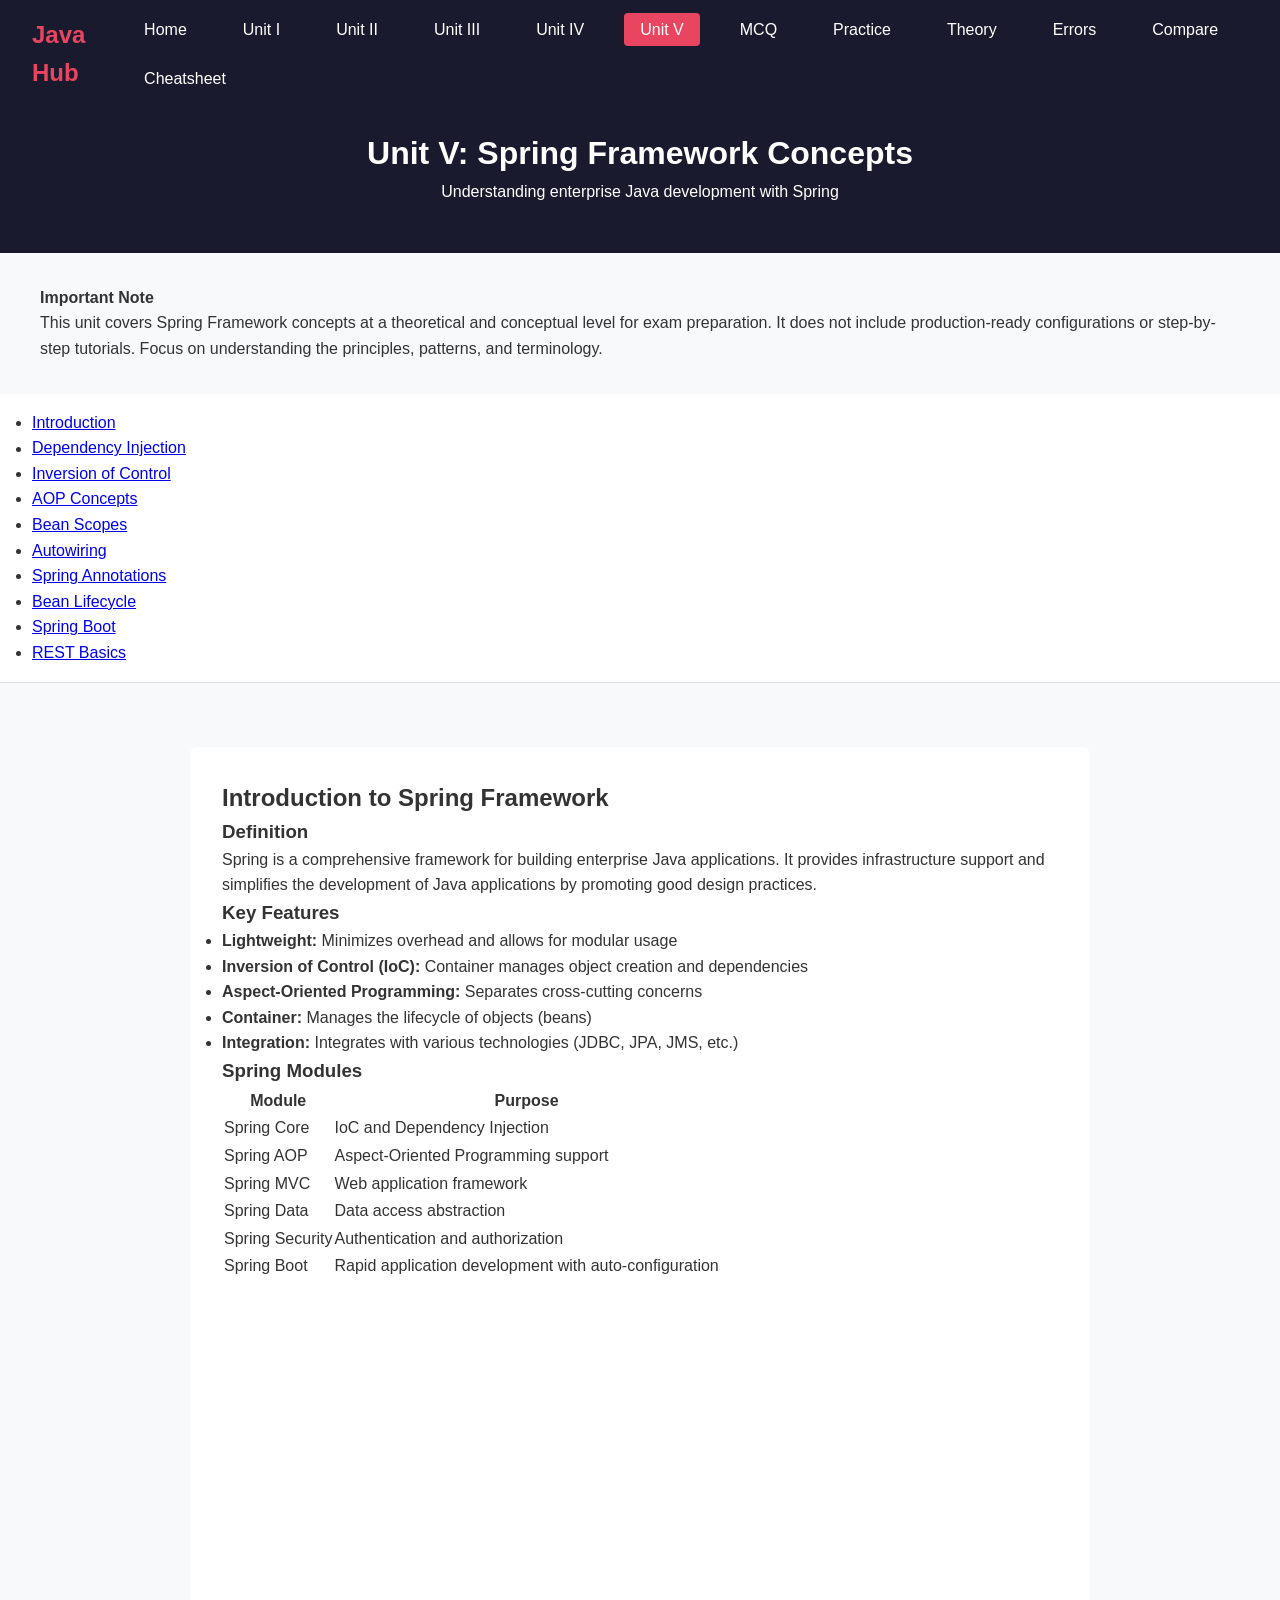
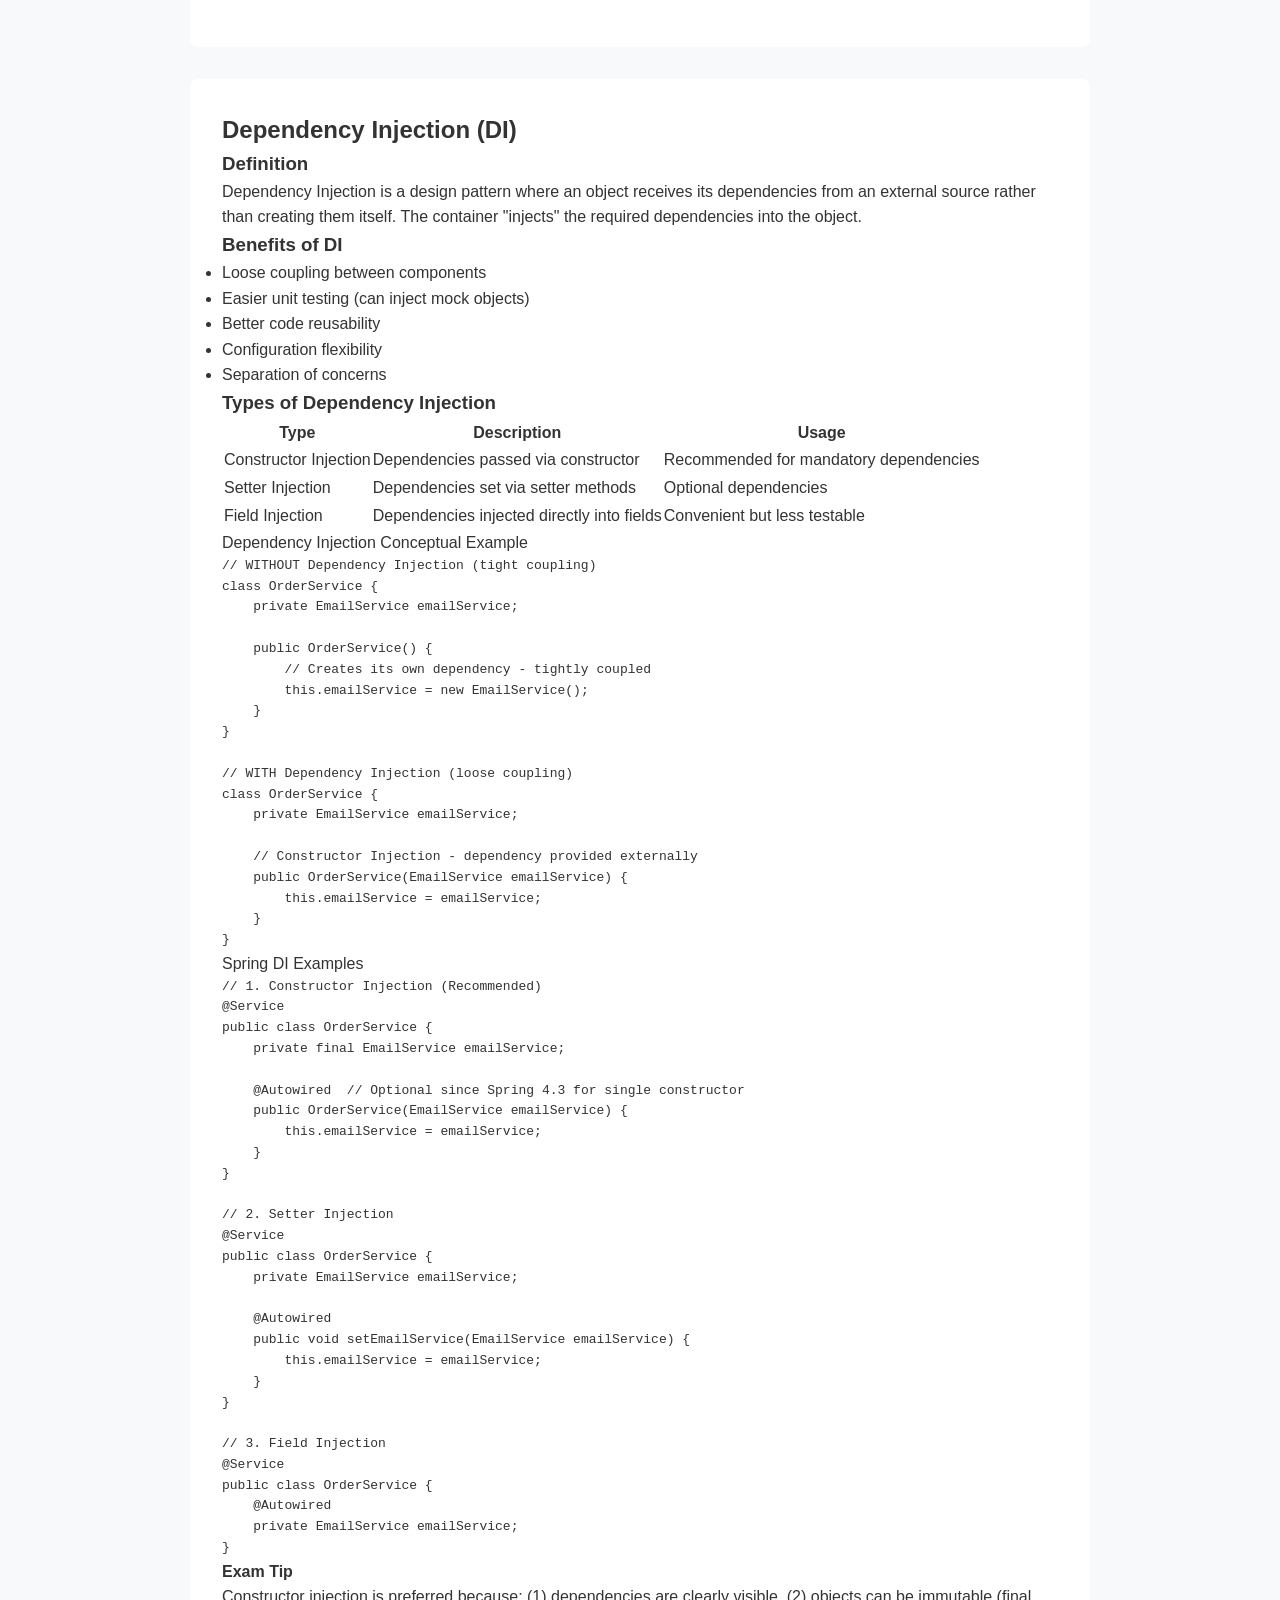
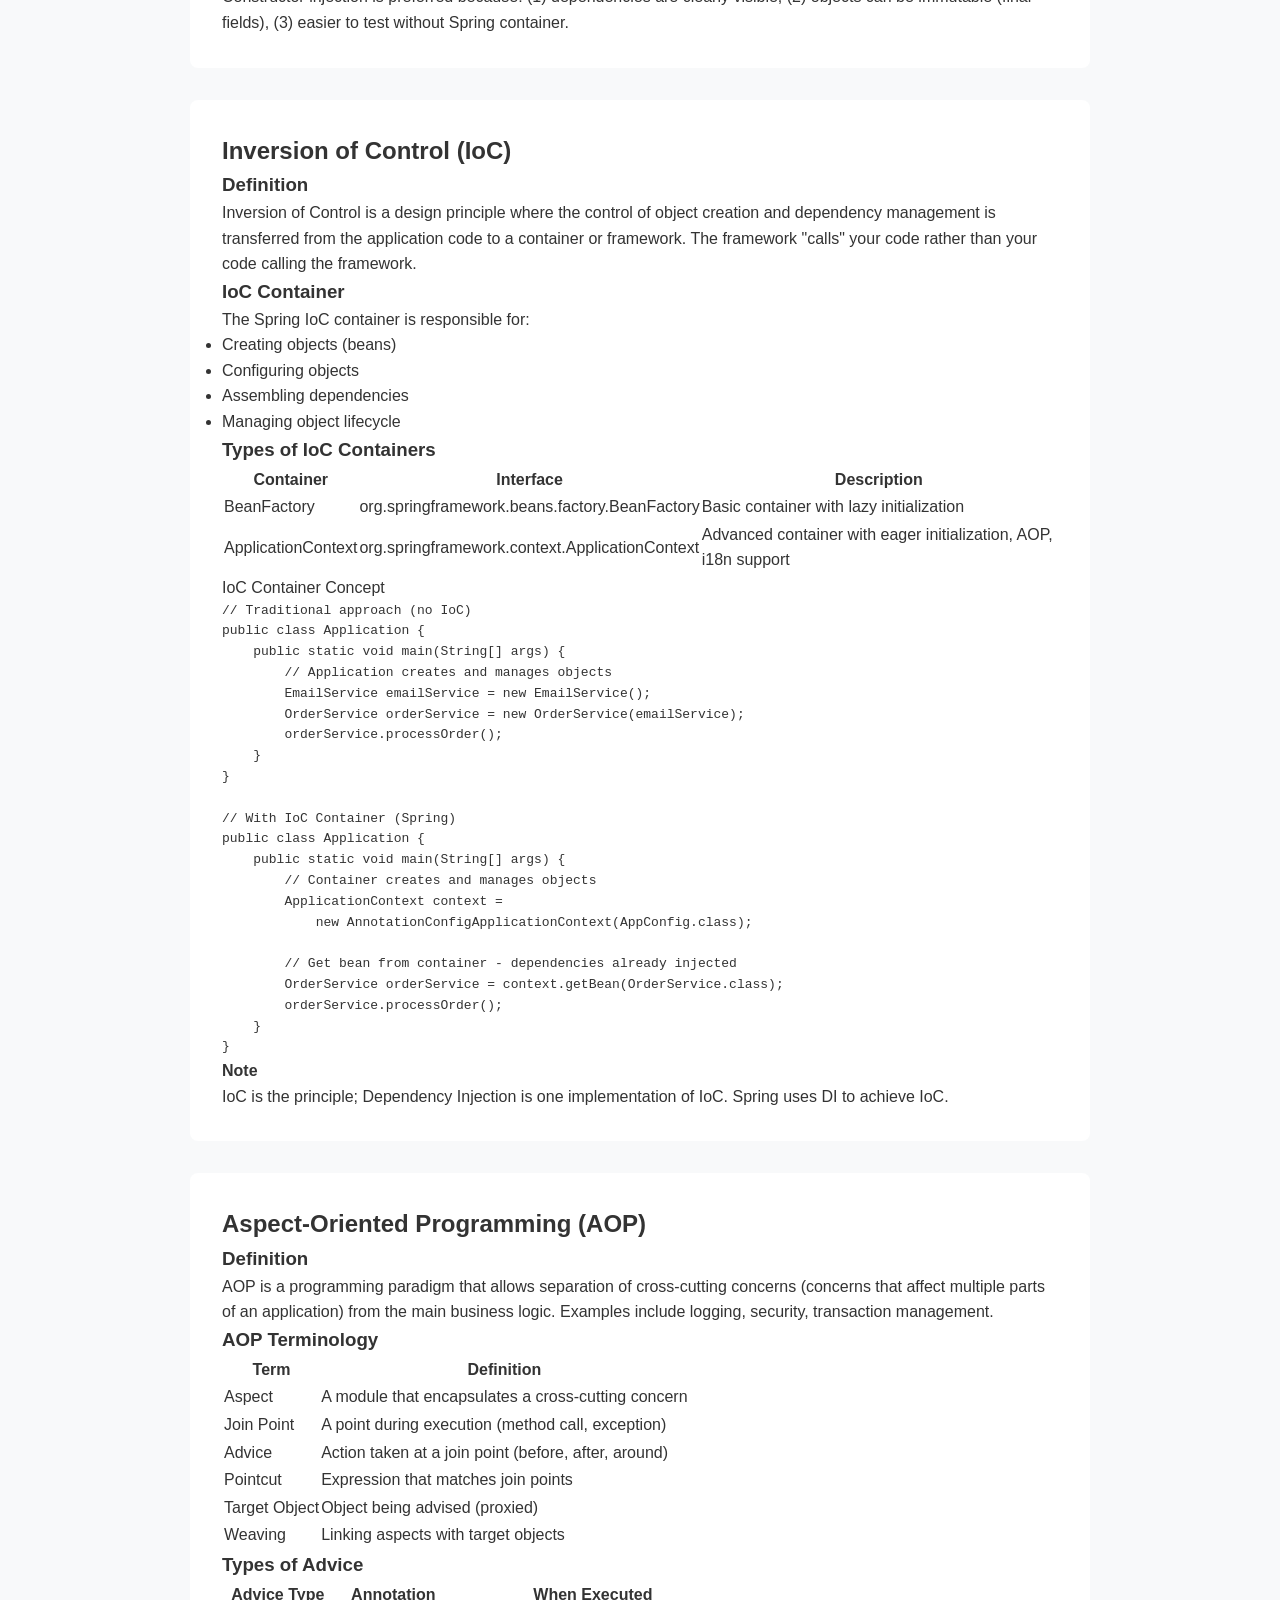
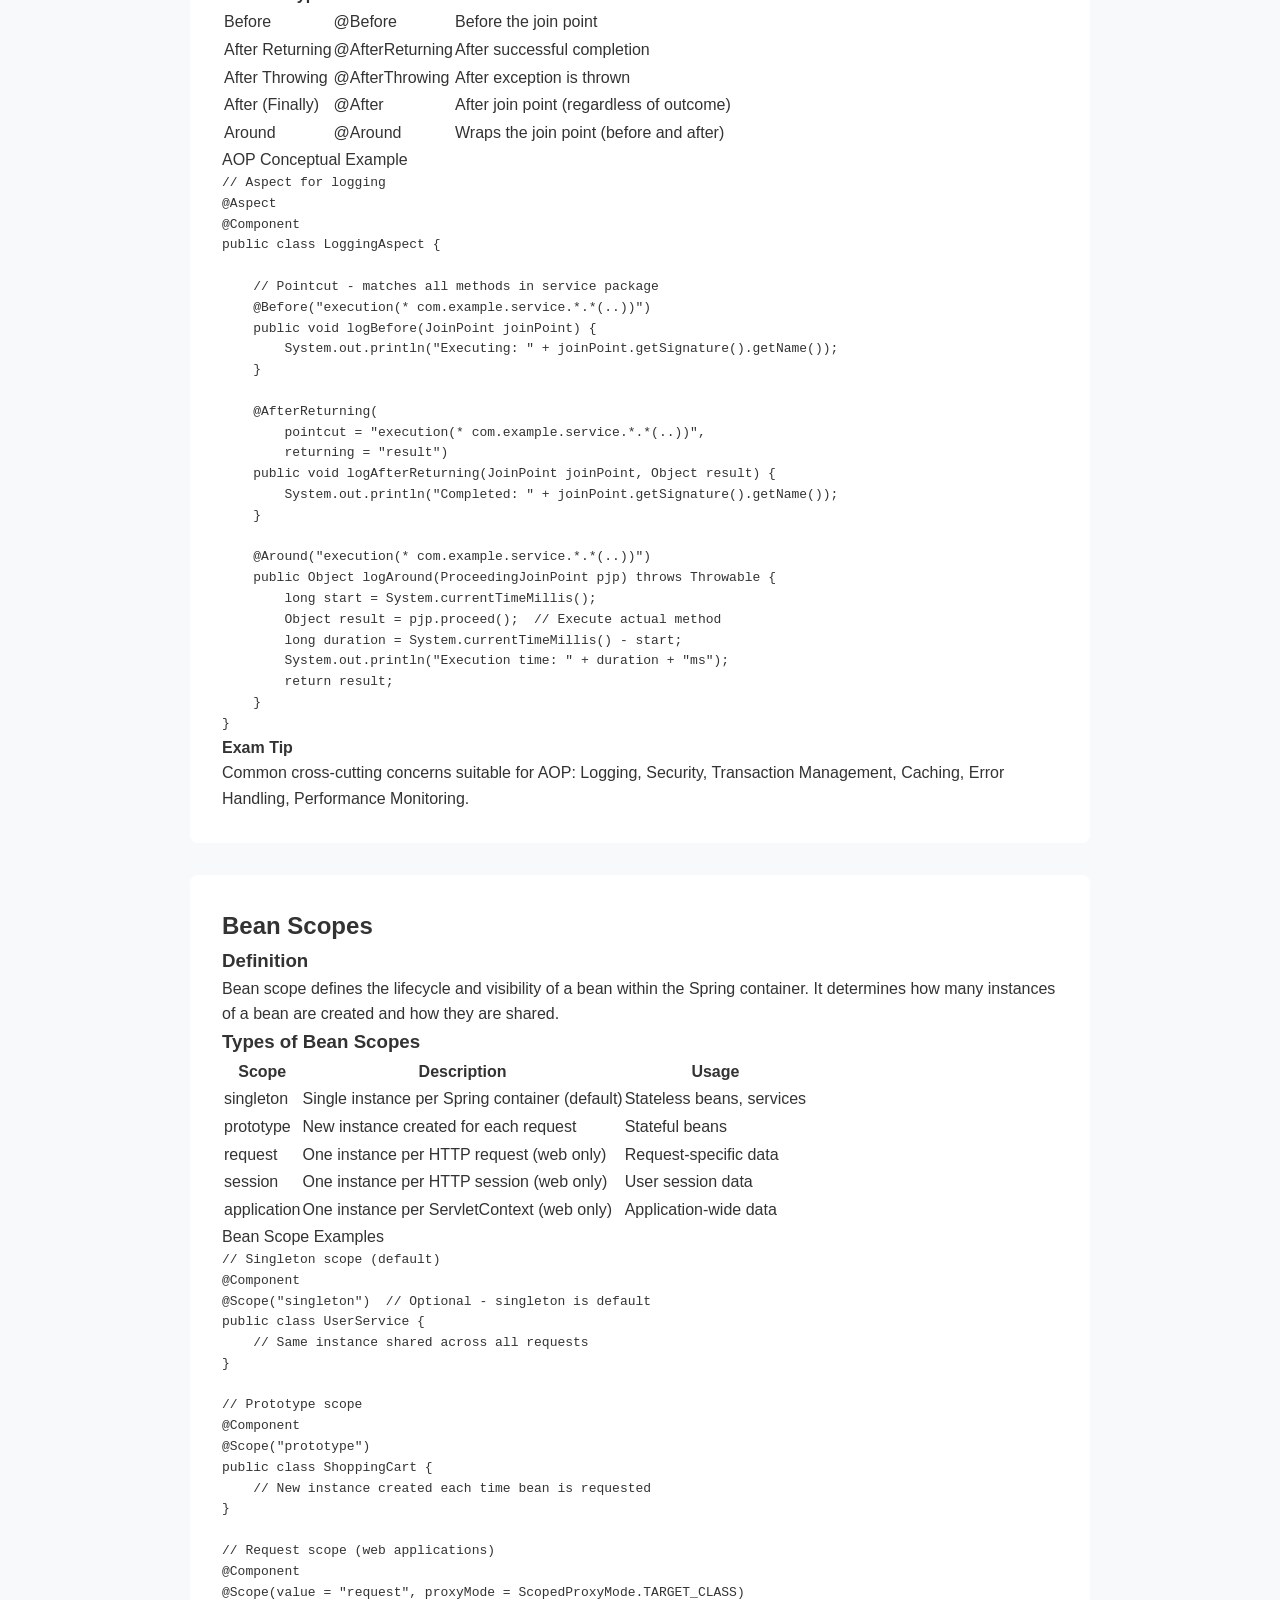
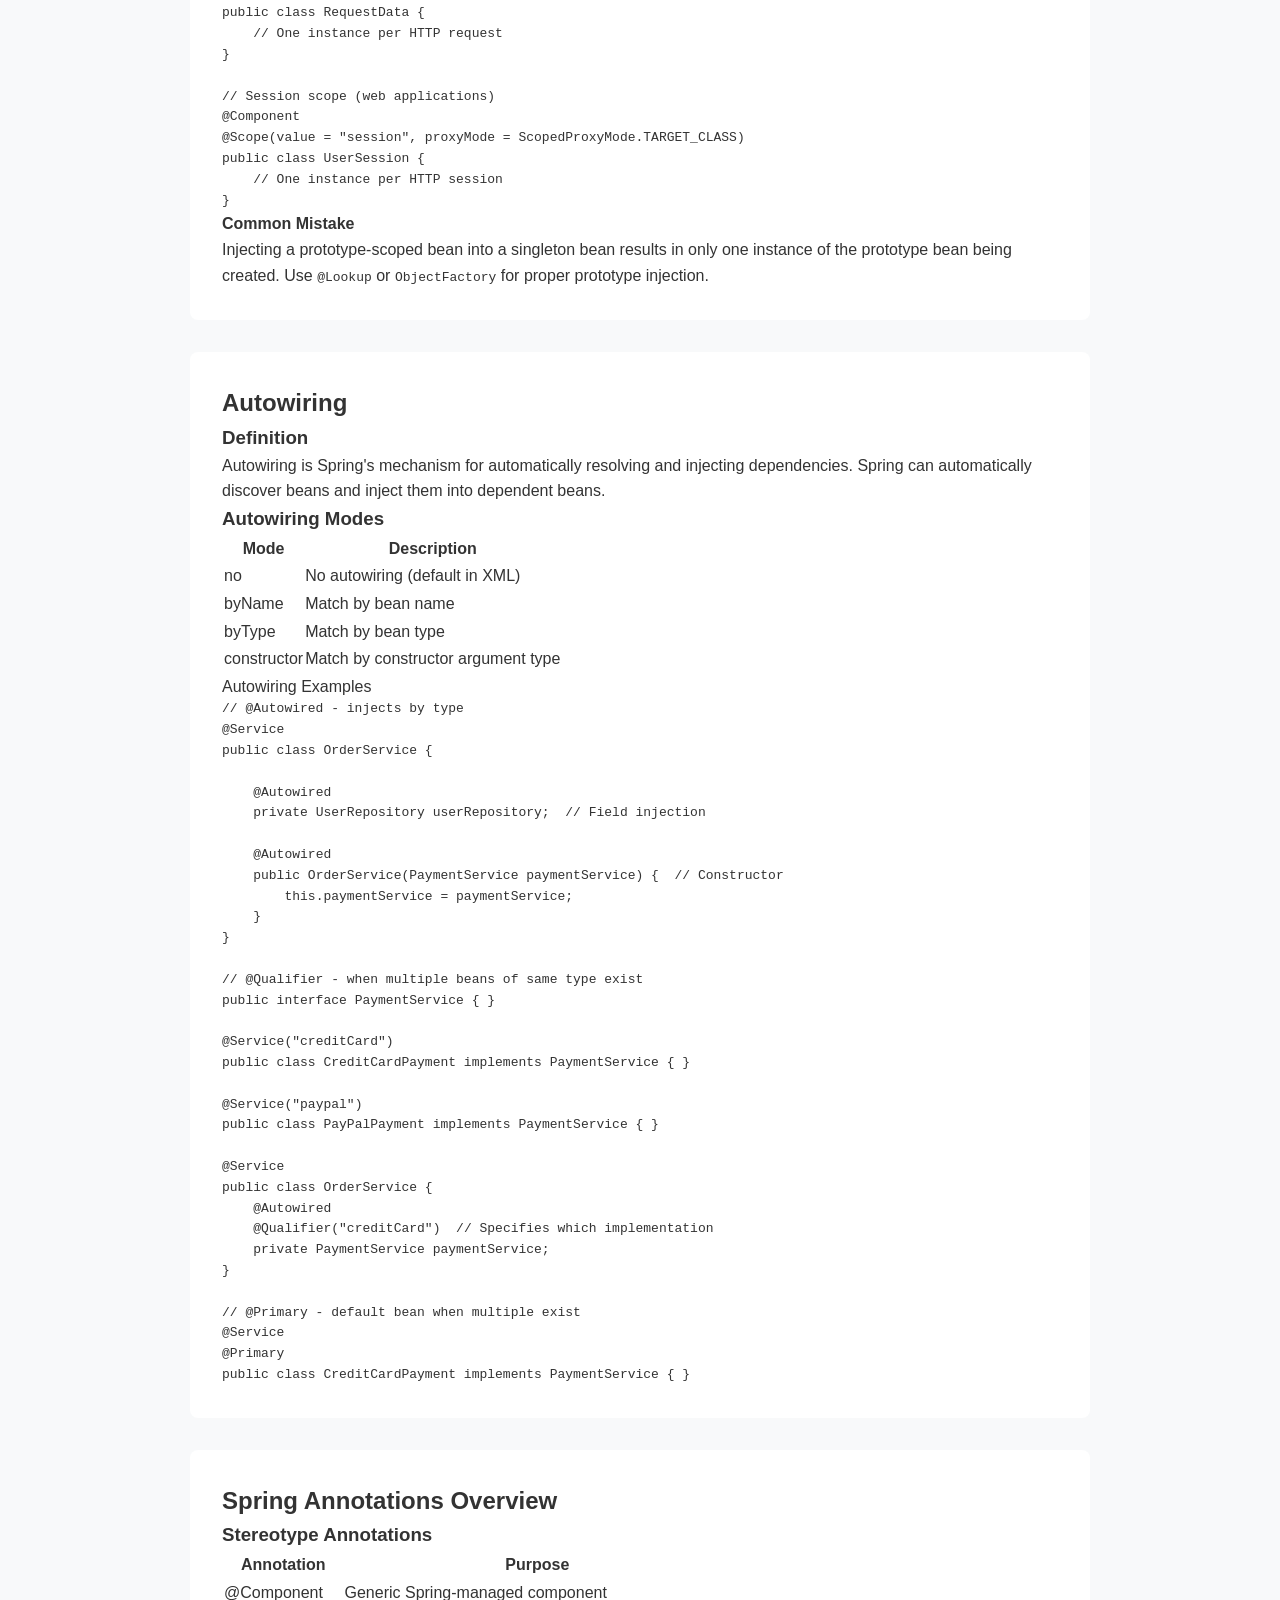
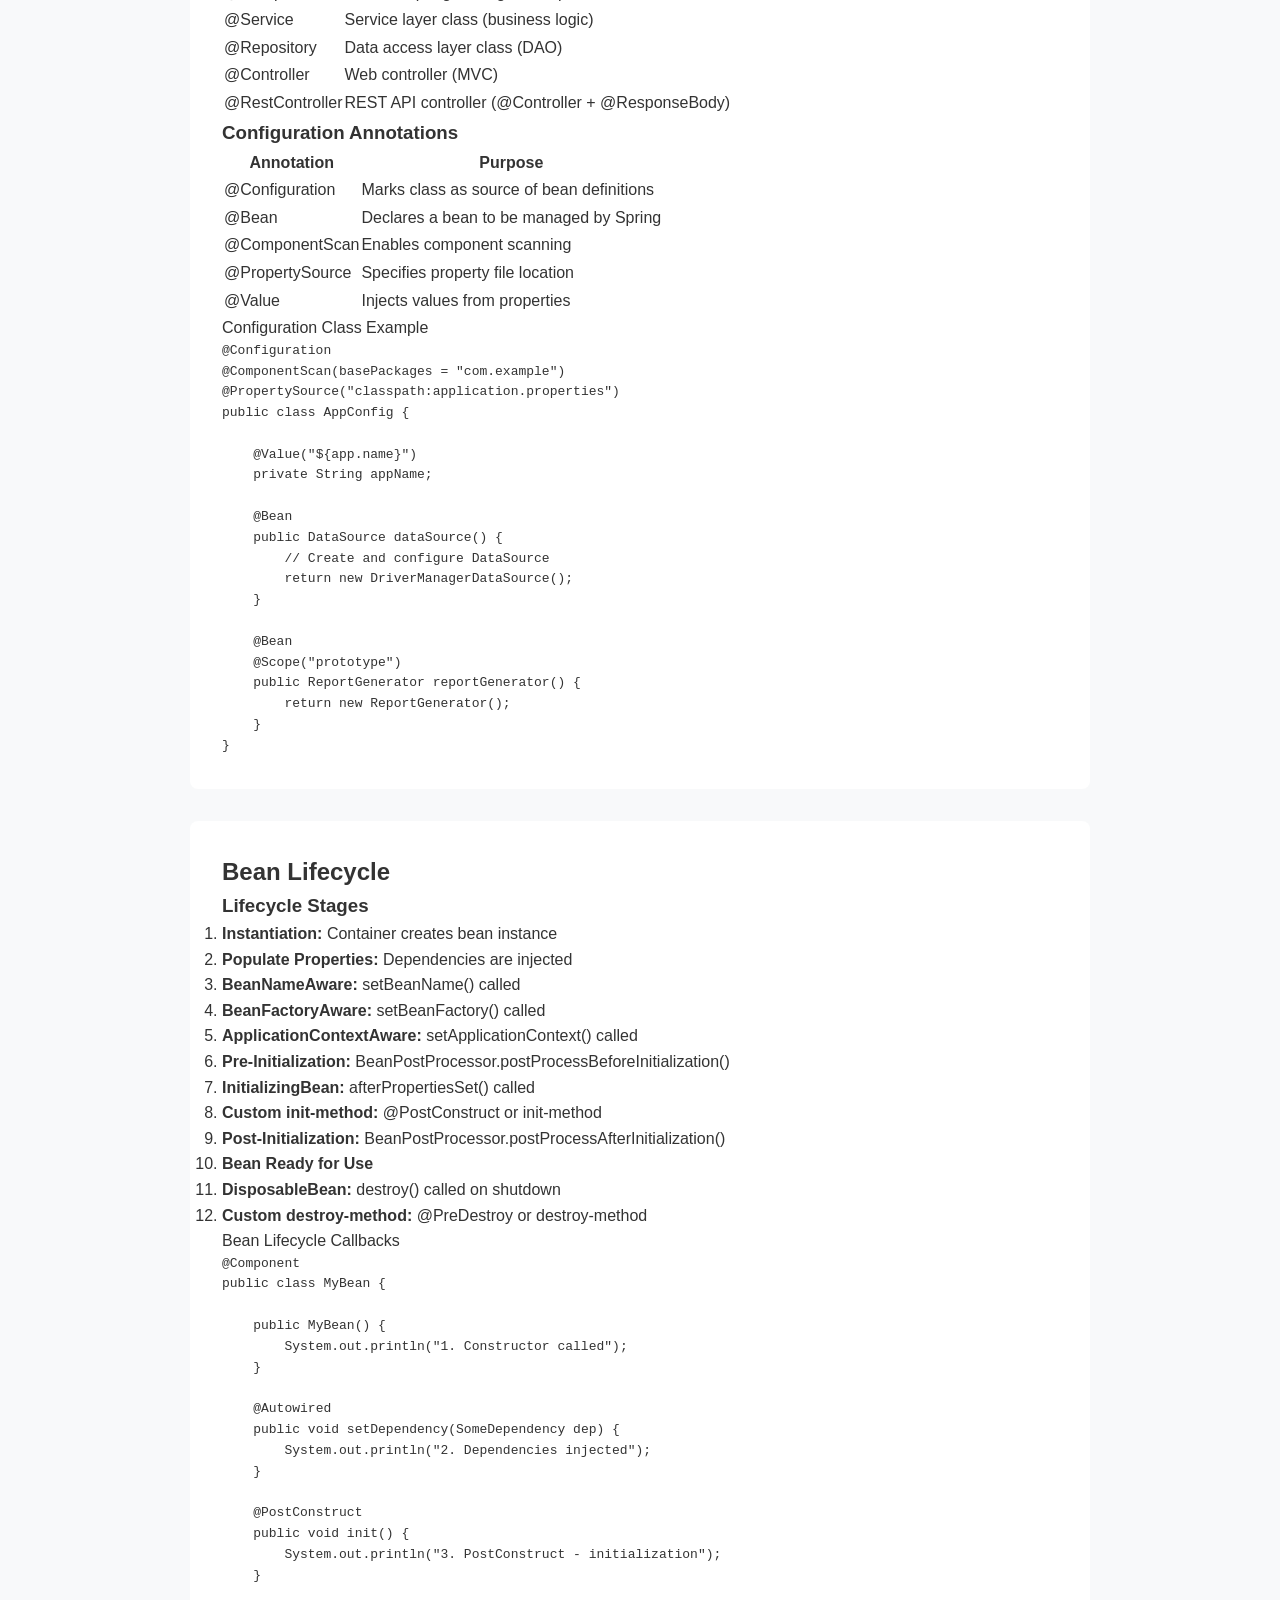
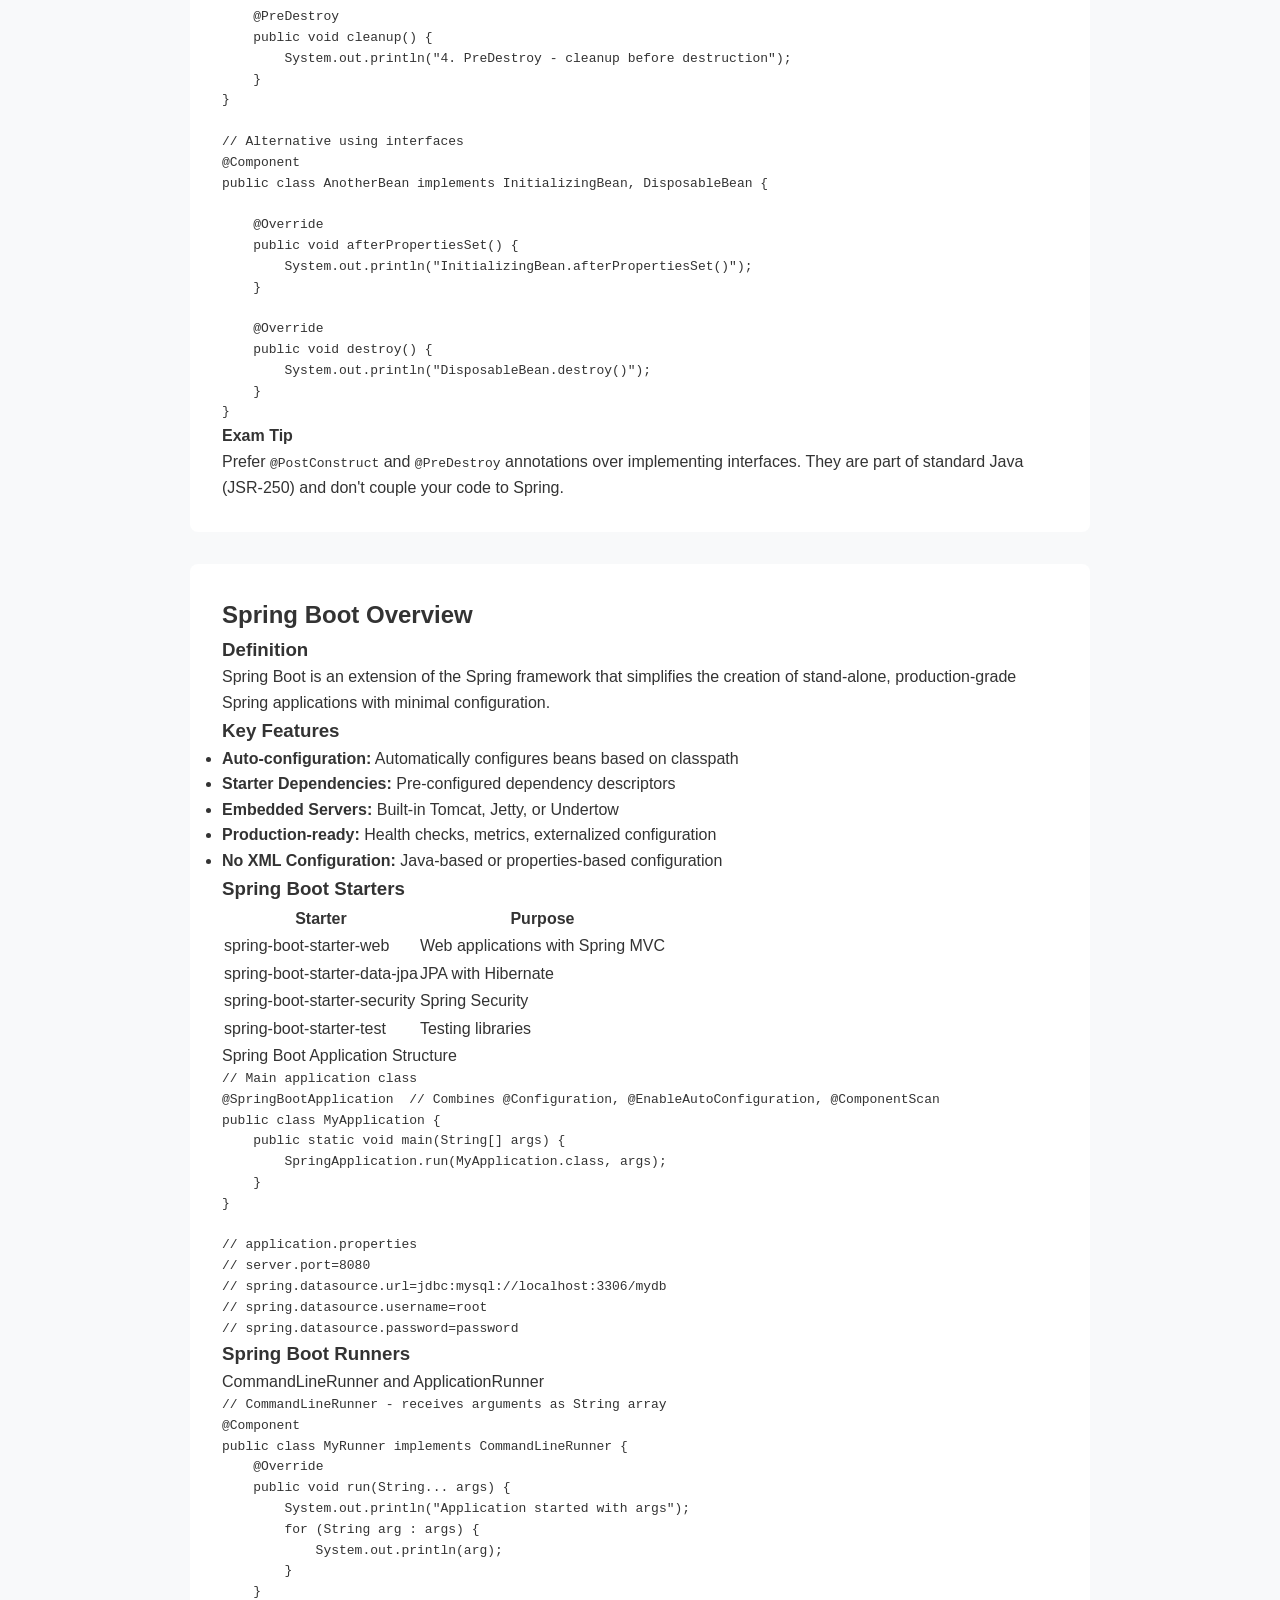
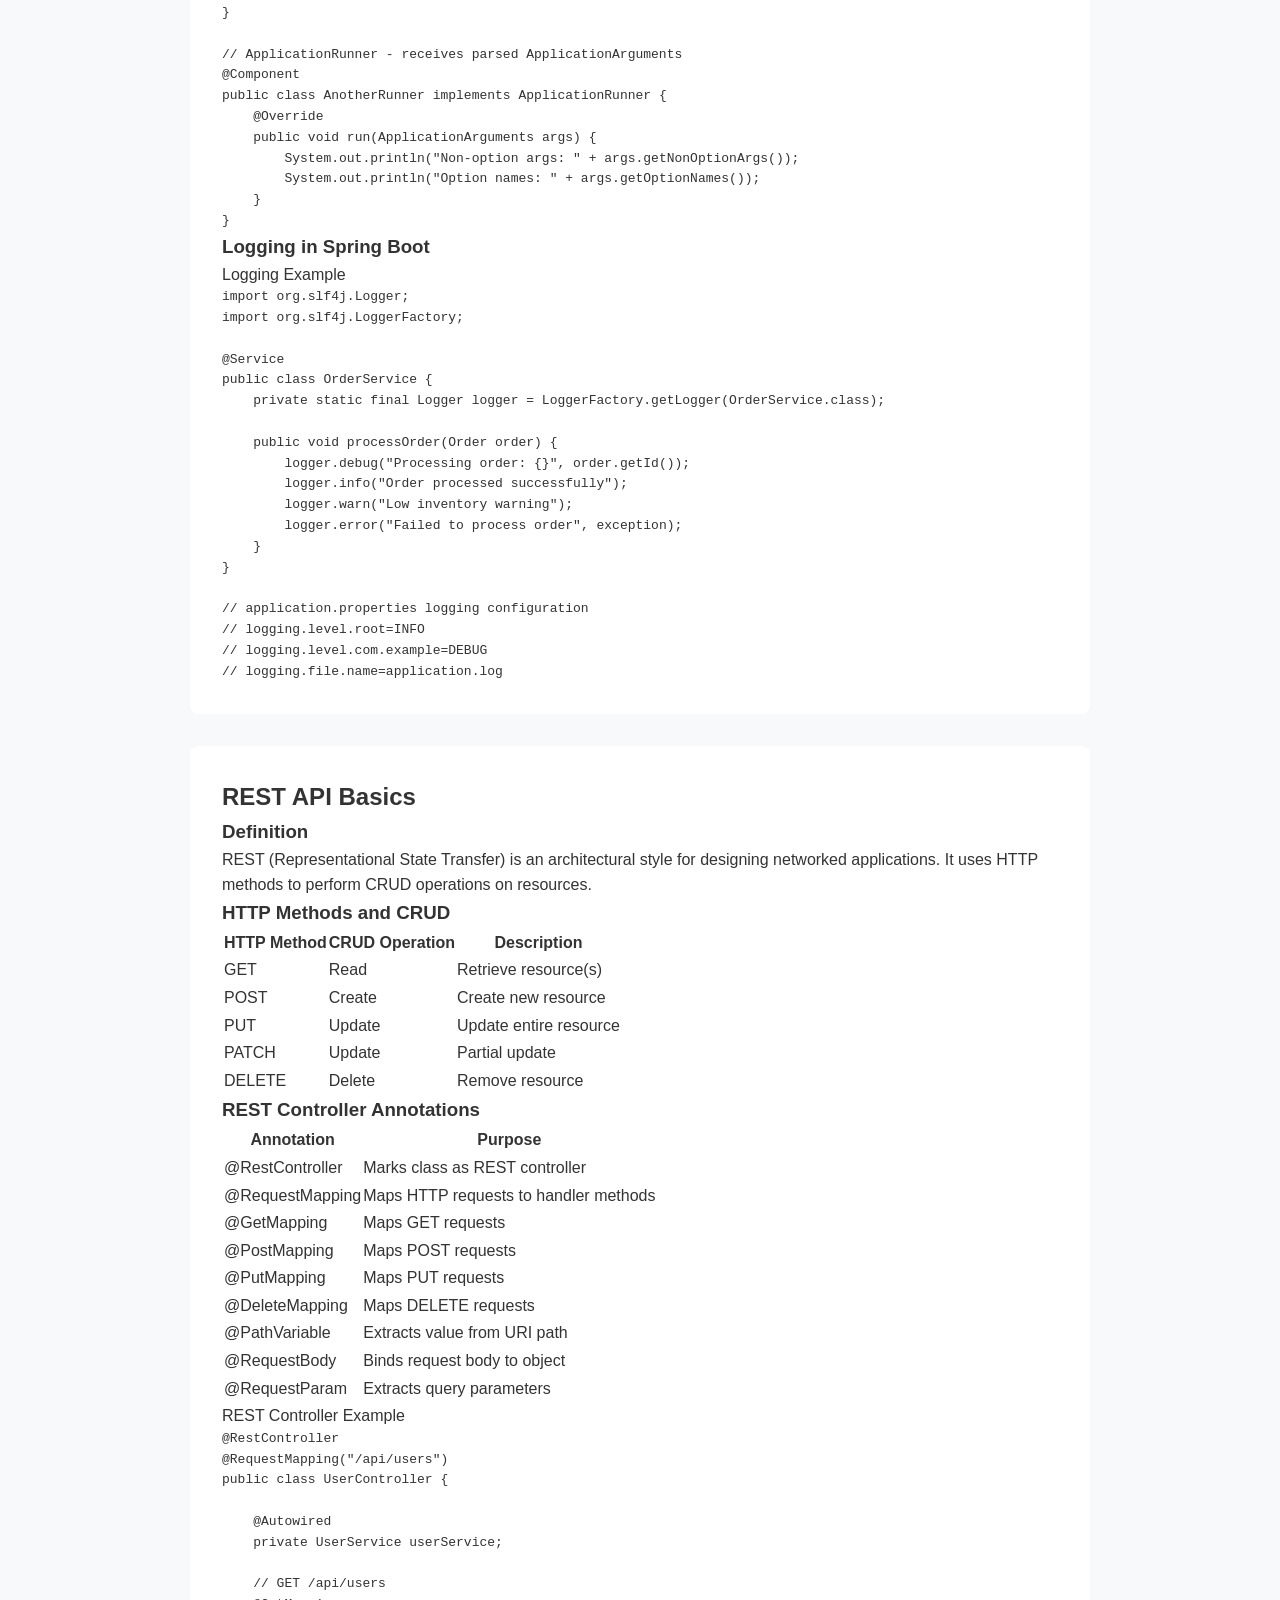
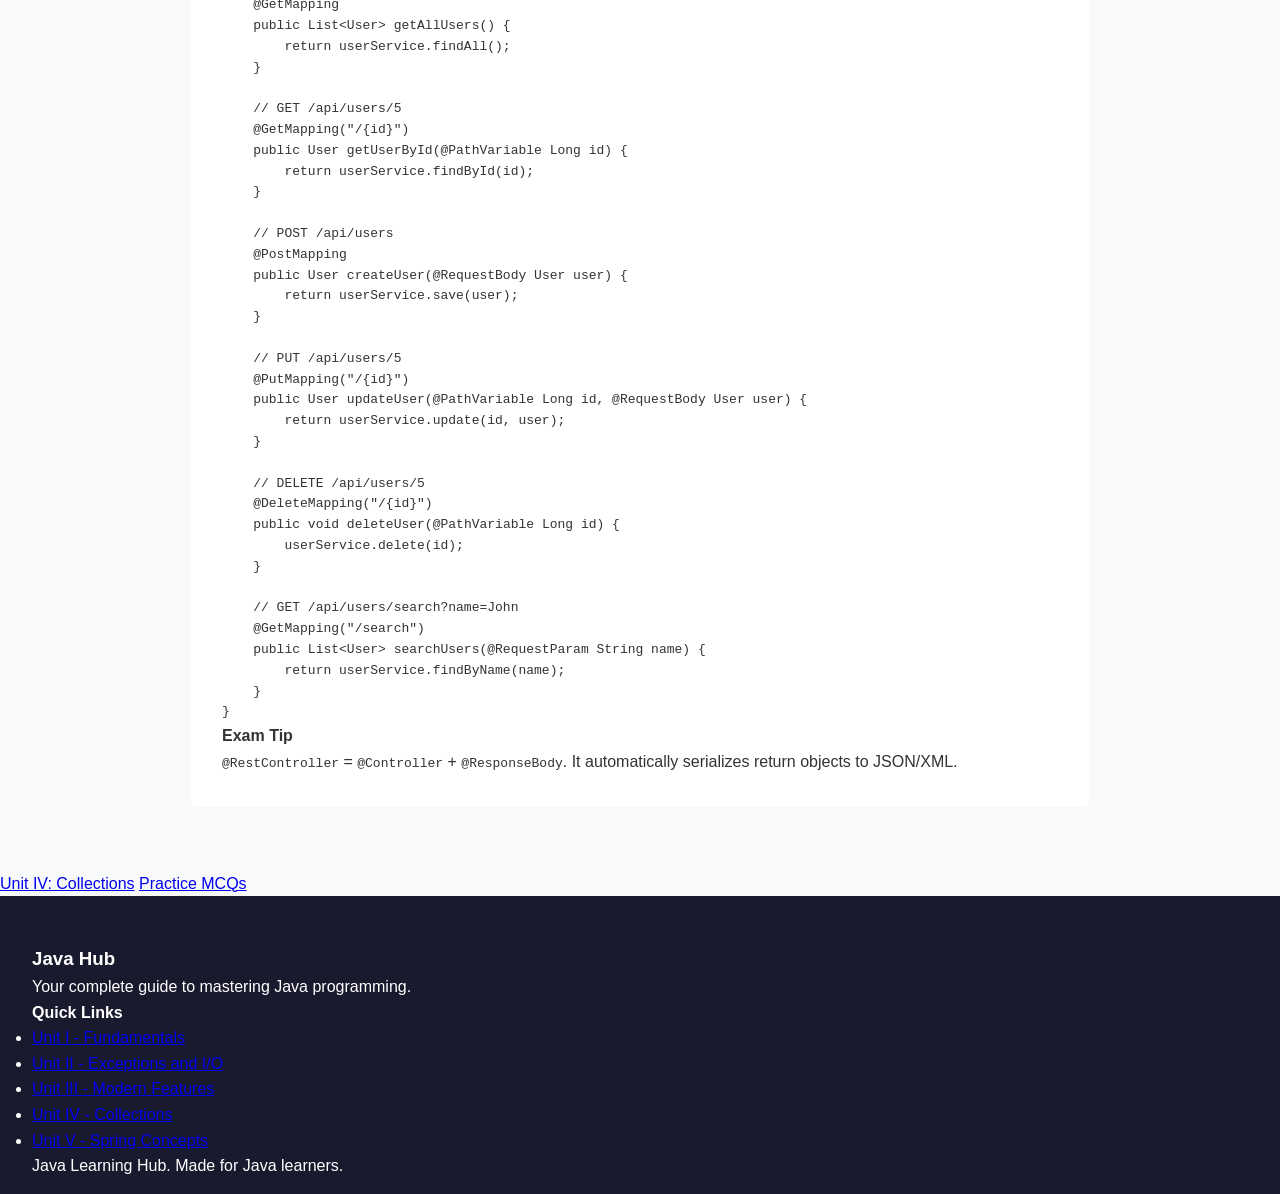
<file: unit5.html>
<!DOCTYPE html>
<html lang="en">
<head>
    <meta charset="UTF-8">
    <meta name="viewport" content="width=device-width, initial-scale=1.0">
    <title>Unit V: Spring Framework Concepts - Java Learning Hub</title>
    <link rel="stylesheet" href="styles.css">
</head>
<body>
    <nav class="navbar">
        <div class="nav-brand">
            <a href="index.html">Java Hub</a>
        </div>
        <ul class="nav-links">
            <li><a href="index.html">Home</a></li>
            <li><a href="unit1.html">Unit I</a></li>
            <li><a href="unit2.html">Unit II</a></li>
            <li><a href="unit3.html">Unit III</a></li>
            <li><a href="unit4.html">Unit IV</a></li>
            <li><a href="unit5.html" class="active">Unit V</a></li>
            <li><a href="mcq.html">MCQ</a></li>
            <li><a href="practice.html">Practice</a></li>
            <li><a href="theory.html">Theory</a></li>
            <li><a href="errors.html">Errors</a></li>
            <li><a href="comparison.html">Compare</a></li>
            <li><a href="cheatsheet.html">Cheatsheet</a></li>
        </ul>
    </nav>

    <header class="unit-header">
        <h1>Unit V: Spring Framework Concepts</h1>
        <p>Understanding enterprise Java development with Spring</p>
    </header>

    <div class="warning-box" style="margin: 2rem auto; max-width: 1200px;">
        <h4>Important Note</h4>
        <p>This unit covers Spring Framework concepts at a theoretical and conceptual level for exam preparation. It does not include production-ready configurations or step-by-step tutorials. Focus on understanding the principles, patterns, and terminology.</p>
    </div>

    <nav class="topics-nav">
        <ul>
            <li><a href="#intro">Introduction</a></li>
            <li><a href="#di">Dependency Injection</a></li>
            <li><a href="#ioc">Inversion of Control</a></li>
            <li><a href="#aop">AOP Concepts</a></li>
            <li><a href="#beans">Bean Scopes</a></li>
            <li><a href="#autowiring">Autowiring</a></li>
            <li><a href="#annotations">Spring Annotations</a></li>
            <li><a href="#lifecycle">Bean Lifecycle</a></li>
            <li><a href="#springboot">Spring Boot</a></li>
            <li><a href="#rest">REST Basics</a></li>
        </ul>
    </nav>

    <main class="container">
        <!-- Introduction -->
        <section id="intro" class="content-section">
            <h2>Introduction to Spring Framework</h2>

            <h3>Definition</h3>
            <p>Spring is a comprehensive framework for building enterprise Java applications. It provides infrastructure support and simplifies the development of Java applications by promoting good design practices.</p>

            <h3>Key Features</h3>
            <ul>
                <li><strong>Lightweight:</strong> Minimizes overhead and allows for modular usage</li>
                <li><strong>Inversion of Control (IoC):</strong> Container manages object creation and dependencies</li>
                <li><strong>Aspect-Oriented Programming:</strong> Separates cross-cutting concerns</li>
                <li><strong>Container:</strong> Manages the lifecycle of objects (beans)</li>
                <li><strong>Integration:</strong> Integrates with various technologies (JDBC, JPA, JMS, etc.)</li>
            </ul>

            <h3>Spring Modules</h3>
            <table class="data-table">
                <tr>
                    <th>Module</th>
                    <th>Purpose</th>
                </tr>
                <tr>
                    <td>Spring Core</td>
                    <td>IoC and Dependency Injection</td>
                </tr>
                <tr>
                    <td>Spring AOP</td>
                    <td>Aspect-Oriented Programming support</td>
                </tr>
                <tr>
                    <td>Spring MVC</td>
                    <td>Web application framework</td>
                </tr>
                <tr>
                    <td>Spring Data</td>
                    <td>Data access abstraction</td>
                </tr>
                <tr>
                    <td>Spring Security</td>
                    <td>Authentication and authorization</td>
                </tr>
                <tr>
                    <td>Spring Boot</td>
                    <td>Rapid application development with auto-configuration</td>
                </tr>
            </table>
        </section>

        <!-- Dependency Injection -->
        <section id="di" class="content-section">
            <h2>Dependency Injection (DI)</h2>

            <h3>Definition</h3>
            <p>Dependency Injection is a design pattern where an object receives its dependencies from an external source rather than creating them itself. The container "injects" the required dependencies into the object.</p>

            <h3>Benefits of DI</h3>
            <ul>
                <li>Loose coupling between components</li>
                <li>Easier unit testing (can inject mock objects)</li>
                <li>Better code reusability</li>
                <li>Configuration flexibility</li>
                <li>Separation of concerns</li>
            </ul>

            <h3>Types of Dependency Injection</h3>
            <table class="data-table">
                <tr>
                    <th>Type</th>
                    <th>Description</th>
                    <th>Usage</th>
                </tr>
                <tr>
                    <td>Constructor Injection</td>
                    <td>Dependencies passed via constructor</td>
                    <td>Recommended for mandatory dependencies</td>
                </tr>
                <tr>
                    <td>Setter Injection</td>
                    <td>Dependencies set via setter methods</td>
                    <td>Optional dependencies</td>
                </tr>
                <tr>
                    <td>Field Injection</td>
                    <td>Dependencies injected directly into fields</td>
                    <td>Convenient but less testable</td>
                </tr>
            </table>

            <div class="code-block">
                <div class="code-header">
                    <span>Dependency Injection Conceptual Example</span>
                </div>
                <pre><code><span class="comment">// WITHOUT Dependency Injection (tight coupling)</span>
<span class="keyword">class</span> OrderService {
    <span class="keyword">private</span> EmailService emailService;
    
    <span class="keyword">public</span> OrderService() {
        <span class="comment">// Creates its own dependency - tightly coupled</span>
        <span class="keyword">this</span>.emailService = <span class="keyword">new</span> EmailService();
    }
}

<span class="comment">// WITH Dependency Injection (loose coupling)</span>
<span class="keyword">class</span> OrderService {
    <span class="keyword">private</span> EmailService emailService;
    
    <span class="comment">// Constructor Injection - dependency provided externally</span>
    <span class="keyword">public</span> OrderService(EmailService emailService) {
        <span class="keyword">this</span>.emailService = emailService;
    }
}</code></pre>
            </div>

            <div class="code-block">
                <div class="code-header">
                    <span>Spring DI Examples</span>
                </div>
                <pre><code><span class="comment">// 1. Constructor Injection (Recommended)</span>
<span class="annotation">@Service</span>
<span class="keyword">public class</span> OrderService {
    <span class="keyword">private final</span> EmailService emailService;
    
    <span class="annotation">@Autowired</span>  <span class="comment">// Optional since Spring 4.3 for single constructor</span>
    <span class="keyword">public</span> OrderService(EmailService emailService) {
        <span class="keyword">this</span>.emailService = emailService;
    }
}

<span class="comment">// 2. Setter Injection</span>
<span class="annotation">@Service</span>
<span class="keyword">public class</span> OrderService {
    <span class="keyword">private</span> EmailService emailService;
    
    <span class="annotation">@Autowired</span>
    <span class="keyword">public void</span> setEmailService(EmailService emailService) {
        <span class="keyword">this</span>.emailService = emailService;
    }
}

<span class="comment">// 3. Field Injection</span>
<span class="annotation">@Service</span>
<span class="keyword">public class</span> OrderService {
    <span class="annotation">@Autowired</span>
    <span class="keyword">private</span> EmailService emailService;
}</code></pre>
            </div>

            <div class="exam-tip">
                <h4>Exam Tip</h4>
                <p>Constructor injection is preferred because: (1) dependencies are clearly visible, (2) objects can be immutable (final fields), (3) easier to test without Spring container.</p>
            </div>
        </section>

        <!-- Inversion of Control -->
        <section id="ioc" class="content-section">
            <h2>Inversion of Control (IoC)</h2>

            <h3>Definition</h3>
            <p>Inversion of Control is a design principle where the control of object creation and dependency management is transferred from the application code to a container or framework. The framework "calls" your code rather than your code calling the framework.</p>

            <h3>IoC Container</h3>
            <p>The Spring IoC container is responsible for:</p>
            <ul>
                <li>Creating objects (beans)</li>
                <li>Configuring objects</li>
                <li>Assembling dependencies</li>
                <li>Managing object lifecycle</li>
            </ul>

            <h3>Types of IoC Containers</h3>
            <table class="data-table">
                <tr>
                    <th>Container</th>
                    <th>Interface</th>
                    <th>Description</th>
                </tr>
                <tr>
                    <td>BeanFactory</td>
                    <td>org.springframework.beans.factory.BeanFactory</td>
                    <td>Basic container with lazy initialization</td>
                </tr>
                <tr>
                    <td>ApplicationContext</td>
                    <td>org.springframework.context.ApplicationContext</td>
                    <td>Advanced container with eager initialization, AOP, i18n support</td>
                </tr>
            </table>

            <div class="code-block">
                <div class="code-header">
                    <span>IoC Container Concept</span>
                </div>
                <pre><code><span class="comment">// Traditional approach (no IoC)</span>
<span class="keyword">public class</span> Application {
    <span class="keyword">public static void</span> main(String[] args) {
        <span class="comment">// Application creates and manages objects</span>
        EmailService emailService = <span class="keyword">new</span> EmailService();
        OrderService orderService = <span class="keyword">new</span> OrderService(emailService);
        orderService.processOrder();
    }
}

<span class="comment">// With IoC Container (Spring)</span>
<span class="keyword">public class</span> Application {
    <span class="keyword">public static void</span> main(String[] args) {
        <span class="comment">// Container creates and manages objects</span>
        ApplicationContext context = 
            <span class="keyword">new</span> AnnotationConfigApplicationContext(AppConfig.<span class="keyword">class</span>);
        
        <span class="comment">// Get bean from container - dependencies already injected</span>
        OrderService orderService = context.getBean(OrderService.<span class="keyword">class</span>);
        orderService.processOrder();
    }
}</code></pre>
            </div>

            <div class="note-box">
                <h4>Note</h4>
                <p>IoC is the principle; Dependency Injection is one implementation of IoC. Spring uses DI to achieve IoC.</p>
            </div>
        </section>

        <!-- AOP Concepts -->
        <section id="aop" class="content-section">
            <h2>Aspect-Oriented Programming (AOP)</h2>

            <h3>Definition</h3>
            <p>AOP is a programming paradigm that allows separation of cross-cutting concerns (concerns that affect multiple parts of an application) from the main business logic. Examples include logging, security, transaction management.</p>

            <h3>AOP Terminology</h3>
            <table class="data-table">
                <tr>
                    <th>Term</th>
                    <th>Definition</th>
                </tr>
                <tr>
                    <td>Aspect</td>
                    <td>A module that encapsulates a cross-cutting concern</td>
                </tr>
                <tr>
                    <td>Join Point</td>
                    <td>A point during execution (method call, exception)</td>
                </tr>
                <tr>
                    <td>Advice</td>
                    <td>Action taken at a join point (before, after, around)</td>
                </tr>
                <tr>
                    <td>Pointcut</td>
                    <td>Expression that matches join points</td>
                </tr>
                <tr>
                    <td>Target Object</td>
                    <td>Object being advised (proxied)</td>
                </tr>
                <tr>
                    <td>Weaving</td>
                    <td>Linking aspects with target objects</td>
                </tr>
            </table>

            <h3>Types of Advice</h3>
            <table class="data-table">
                <tr>
                    <th>Advice Type</th>
                    <th>Annotation</th>
                    <th>When Executed</th>
                </tr>
                <tr>
                    <td>Before</td>
                    <td>@Before</td>
                    <td>Before the join point</td>
                </tr>
                <tr>
                    <td>After Returning</td>
                    <td>@AfterReturning</td>
                    <td>After successful completion</td>
                </tr>
                <tr>
                    <td>After Throwing</td>
                    <td>@AfterThrowing</td>
                    <td>After exception is thrown</td>
                </tr>
                <tr>
                    <td>After (Finally)</td>
                    <td>@After</td>
                    <td>After join point (regardless of outcome)</td>
                </tr>
                <tr>
                    <td>Around</td>
                    <td>@Around</td>
                    <td>Wraps the join point (before and after)</td>
                </tr>
            </table>

            <div class="code-block">
                <div class="code-header">
                    <span>AOP Conceptual Example</span>
                </div>
                <pre><code><span class="comment">// Aspect for logging</span>
<span class="annotation">@Aspect</span>
<span class="annotation">@Component</span>
<span class="keyword">public class</span> LoggingAspect {
    
    <span class="comment">// Pointcut - matches all methods in service package</span>
    <span class="annotation">@Before</span>(<span class="string">"execution(* com.example.service.*.*(..))"</span>)
    <span class="keyword">public void</span> logBefore(JoinPoint joinPoint) {
        System.out.println(<span class="string">"Executing: "</span> + joinPoint.getSignature().getName());
    }
    
    <span class="annotation">@AfterReturning</span>(
        pointcut = <span class="string">"execution(* com.example.service.*.*(..))"</span>,
        returning = <span class="string">"result"</span>)
    <span class="keyword">public void</span> logAfterReturning(JoinPoint joinPoint, Object result) {
        System.out.println(<span class="string">"Completed: "</span> + joinPoint.getSignature().getName());
    }
    
    <span class="annotation">@Around</span>(<span class="string">"execution(* com.example.service.*.*(..))"</span>)
    <span class="keyword">public</span> Object logAround(ProceedingJoinPoint pjp) <span class="keyword">throws</span> Throwable {
        <span class="keyword">long</span> start = System.currentTimeMillis();
        Object result = pjp.proceed();  <span class="comment">// Execute actual method</span>
        <span class="keyword">long</span> duration = System.currentTimeMillis() - start;
        System.out.println(<span class="string">"Execution time: "</span> + duration + <span class="string">"ms"</span>);
        <span class="keyword">return</span> result;
    }
}</code></pre>
            </div>

            <div class="exam-tip">
                <h4>Exam Tip</h4>
                <p>Common cross-cutting concerns suitable for AOP: Logging, Security, Transaction Management, Caching, Error Handling, Performance Monitoring.</p>
            </div>
        </section>

        <!-- Bean Scopes -->
        <section id="beans" class="content-section">
            <h2>Bean Scopes</h2>

            <h3>Definition</h3>
            <p>Bean scope defines the lifecycle and visibility of a bean within the Spring container. It determines how many instances of a bean are created and how they are shared.</p>

            <h3>Types of Bean Scopes</h3>
            <table class="data-table">
                <tr>
                    <th>Scope</th>
                    <th>Description</th>
                    <th>Usage</th>
                </tr>
                <tr>
                    <td>singleton</td>
                    <td>Single instance per Spring container (default)</td>
                    <td>Stateless beans, services</td>
                </tr>
                <tr>
                    <td>prototype</td>
                    <td>New instance created for each request</td>
                    <td>Stateful beans</td>
                </tr>
                <tr>
                    <td>request</td>
                    <td>One instance per HTTP request (web only)</td>
                    <td>Request-specific data</td>
                </tr>
                <tr>
                    <td>session</td>
                    <td>One instance per HTTP session (web only)</td>
                    <td>User session data</td>
                </tr>
                <tr>
                    <td>application</td>
                    <td>One instance per ServletContext (web only)</td>
                    <td>Application-wide data</td>
                </tr>
            </table>

            <div class="code-block">
                <div class="code-header">
                    <span>Bean Scope Examples</span>
                </div>
                <pre><code><span class="comment">// Singleton scope (default)</span>
<span class="annotation">@Component</span>
<span class="annotation">@Scope</span>(<span class="string">"singleton"</span>)  <span class="comment">// Optional - singleton is default</span>
<span class="keyword">public class</span> UserService {
    <span class="comment">// Same instance shared across all requests</span>
}

<span class="comment">// Prototype scope</span>
<span class="annotation">@Component</span>
<span class="annotation">@Scope</span>(<span class="string">"prototype"</span>)
<span class="keyword">public class</span> ShoppingCart {
    <span class="comment">// New instance created each time bean is requested</span>
}

<span class="comment">// Request scope (web applications)</span>
<span class="annotation">@Component</span>
<span class="annotation">@Scope</span>(value = <span class="string">"request"</span>, proxyMode = ScopedProxyMode.TARGET_CLASS)
<span class="keyword">public class</span> RequestData {
    <span class="comment">// One instance per HTTP request</span>
}

<span class="comment">// Session scope (web applications)</span>
<span class="annotation">@Component</span>
<span class="annotation">@Scope</span>(value = <span class="string">"session"</span>, proxyMode = ScopedProxyMode.TARGET_CLASS)
<span class="keyword">public class</span> UserSession {
    <span class="comment">// One instance per HTTP session</span>
}</code></pre>
            </div>

            <div class="common-mistake">
                <h4>Common Mistake</h4>
                <p>Injecting a prototype-scoped bean into a singleton bean results in only one instance of the prototype bean being created. Use <code>@Lookup</code> or <code>ObjectFactory</code> for proper prototype injection.</p>
            </div>
        </section>

        <!-- Autowiring -->
        <section id="autowiring" class="content-section">
            <h2>Autowiring</h2>

            <h3>Definition</h3>
            <p>Autowiring is Spring's mechanism for automatically resolving and injecting dependencies. Spring can automatically discover beans and inject them into dependent beans.</p>

            <h3>Autowiring Modes</h3>
            <table class="data-table">
                <tr>
                    <th>Mode</th>
                    <th>Description</th>
                </tr>
                <tr>
                    <td>no</td>
                    <td>No autowiring (default in XML)</td>
                </tr>
                <tr>
                    <td>byName</td>
                    <td>Match by bean name</td>
                </tr>
                <tr>
                    <td>byType</td>
                    <td>Match by bean type</td>
                </tr>
                <tr>
                    <td>constructor</td>
                    <td>Match by constructor argument type</td>
                </tr>
            </table>

            <div class="code-block">
                <div class="code-header">
                    <span>Autowiring Examples</span>
                </div>
                <pre><code><span class="comment">// @Autowired - injects by type</span>
<span class="annotation">@Service</span>
<span class="keyword">public class</span> OrderService {
    
    <span class="annotation">@Autowired</span>
    <span class="keyword">private</span> UserRepository userRepository;  <span class="comment">// Field injection</span>
    
    <span class="annotation">@Autowired</span>
    <span class="keyword">public</span> OrderService(PaymentService paymentService) {  <span class="comment">// Constructor</span>
        <span class="keyword">this</span>.paymentService = paymentService;
    }
}

<span class="comment">// @Qualifier - when multiple beans of same type exist</span>
<span class="keyword">public interface</span> PaymentService { }

<span class="annotation">@Service</span>(<span class="string">"creditCard"</span>)
<span class="keyword">public class</span> CreditCardPayment <span class="keyword">implements</span> PaymentService { }

<span class="annotation">@Service</span>(<span class="string">"paypal"</span>)
<span class="keyword">public class</span> PayPalPayment <span class="keyword">implements</span> PaymentService { }

<span class="annotation">@Service</span>
<span class="keyword">public class</span> OrderService {
    <span class="annotation">@Autowired</span>
    <span class="annotation">@Qualifier</span>(<span class="string">"creditCard"</span>)  <span class="comment">// Specifies which implementation</span>
    <span class="keyword">private</span> PaymentService paymentService;
}

<span class="comment">// @Primary - default bean when multiple exist</span>
<span class="annotation">@Service</span>
<span class="annotation">@Primary</span>
<span class="keyword">public class</span> CreditCardPayment <span class="keyword">implements</span> PaymentService { }</code></pre>
            </div>
        </section>

        <!-- Spring Annotations -->
        <section id="annotations" class="content-section">
            <h2>Spring Annotations Overview</h2>

            <h3>Stereotype Annotations</h3>
            <table class="data-table">
                <tr>
                    <th>Annotation</th>
                    <th>Purpose</th>
                </tr>
                <tr>
                    <td>@Component</td>
                    <td>Generic Spring-managed component</td>
                </tr>
                <tr>
                    <td>@Service</td>
                    <td>Service layer class (business logic)</td>
                </tr>
                <tr>
                    <td>@Repository</td>
                    <td>Data access layer class (DAO)</td>
                </tr>
                <tr>
                    <td>@Controller</td>
                    <td>Web controller (MVC)</td>
                </tr>
                <tr>
                    <td>@RestController</td>
                    <td>REST API controller (@Controller + @ResponseBody)</td>
                </tr>
            </table>

            <h3>Configuration Annotations</h3>
            <table class="data-table">
                <tr>
                    <th>Annotation</th>
                    <th>Purpose</th>
                </tr>
                <tr>
                    <td>@Configuration</td>
                    <td>Marks class as source of bean definitions</td>
                </tr>
                <tr>
                    <td>@Bean</td>
                    <td>Declares a bean to be managed by Spring</td>
                </tr>
                <tr>
                    <td>@ComponentScan</td>
                    <td>Enables component scanning</td>
                </tr>
                <tr>
                    <td>@PropertySource</td>
                    <td>Specifies property file location</td>
                </tr>
                <tr>
                    <td>@Value</td>
                    <td>Injects values from properties</td>
                </tr>
            </table>

            <div class="code-block">
                <div class="code-header">
                    <span>Configuration Class Example</span>
                </div>
                <pre><code><span class="annotation">@Configuration</span>
<span class="annotation">@ComponentScan</span>(basePackages = <span class="string">"com.example"</span>)
<span class="annotation">@PropertySource</span>(<span class="string">"classpath:application.properties"</span>)
<span class="keyword">public class</span> AppConfig {
    
    <span class="annotation">@Value</span>(<span class="string">"${app.name}"</span>)
    <span class="keyword">private</span> String appName;
    
    <span class="annotation">@Bean</span>
    <span class="keyword">public</span> DataSource dataSource() {
        <span class="comment">// Create and configure DataSource</span>
        <span class="keyword">return new</span> DriverManagerDataSource();
    }
    
    <span class="annotation">@Bean</span>
    <span class="annotation">@Scope</span>(<span class="string">"prototype"</span>)
    <span class="keyword">public</span> ReportGenerator reportGenerator() {
        <span class="keyword">return new</span> ReportGenerator();
    }
}</code></pre>
            </div>
        </section>

        <!-- Bean Lifecycle -->
        <section id="lifecycle" class="content-section">
            <h2>Bean Lifecycle</h2>

            <h3>Lifecycle Stages</h3>
            <ol>
                <li><strong>Instantiation:</strong> Container creates bean instance</li>
                <li><strong>Populate Properties:</strong> Dependencies are injected</li>
                <li><strong>BeanNameAware:</strong> setBeanName() called</li>
                <li><strong>BeanFactoryAware:</strong> setBeanFactory() called</li>
                <li><strong>ApplicationContextAware:</strong> setApplicationContext() called</li>
                <li><strong>Pre-Initialization:</strong> BeanPostProcessor.postProcessBeforeInitialization()</li>
                <li><strong>InitializingBean:</strong> afterPropertiesSet() called</li>
                <li><strong>Custom init-method:</strong> @PostConstruct or init-method</li>
                <li><strong>Post-Initialization:</strong> BeanPostProcessor.postProcessAfterInitialization()</li>
                <li><strong>Bean Ready for Use</strong></li>
                <li><strong>DisposableBean:</strong> destroy() called on shutdown</li>
                <li><strong>Custom destroy-method:</strong> @PreDestroy or destroy-method</li>
            </ol>

            <div class="code-block">
                <div class="code-header">
                    <span>Bean Lifecycle Callbacks</span>
                </div>
                <pre><code><span class="annotation">@Component</span>
<span class="keyword">public class</span> MyBean {
    
    <span class="keyword">public</span> MyBean() {
        System.out.println(<span class="string">"1. Constructor called"</span>);
    }
    
    <span class="annotation">@Autowired</span>
    <span class="keyword">public void</span> setDependency(SomeDependency dep) {
        System.out.println(<span class="string">"2. Dependencies injected"</span>);
    }
    
    <span class="annotation">@PostConstruct</span>
    <span class="keyword">public void</span> init() {
        System.out.println(<span class="string">"3. PostConstruct - initialization"</span>);
    }
    
    <span class="annotation">@PreDestroy</span>
    <span class="keyword">public void</span> cleanup() {
        System.out.println(<span class="string">"4. PreDestroy - cleanup before destruction"</span>);
    }
}

<span class="comment">// Alternative using interfaces</span>
<span class="annotation">@Component</span>
<span class="keyword">public class</span> AnotherBean <span class="keyword">implements</span> InitializingBean, DisposableBean {
    
    <span class="annotation">@Override</span>
    <span class="keyword">public void</span> afterPropertiesSet() {
        System.out.println(<span class="string">"InitializingBean.afterPropertiesSet()"</span>);
    }
    
    <span class="annotation">@Override</span>
    <span class="keyword">public void</span> destroy() {
        System.out.println(<span class="string">"DisposableBean.destroy()"</span>);
    }
}</code></pre>
            </div>

            <div class="exam-tip">
                <h4>Exam Tip</h4>
                <p>Prefer <code>@PostConstruct</code> and <code>@PreDestroy</code> annotations over implementing interfaces. They are part of standard Java (JSR-250) and don't couple your code to Spring.</p>
            </div>
        </section>

        <!-- Spring Boot -->
        <section id="springboot" class="content-section">
            <h2>Spring Boot Overview</h2>

            <h3>Definition</h3>
            <p>Spring Boot is an extension of the Spring framework that simplifies the creation of stand-alone, production-grade Spring applications with minimal configuration.</p>

            <h3>Key Features</h3>
            <ul>
                <li><strong>Auto-configuration:</strong> Automatically configures beans based on classpath</li>
                <li><strong>Starter Dependencies:</strong> Pre-configured dependency descriptors</li>
                <li><strong>Embedded Servers:</strong> Built-in Tomcat, Jetty, or Undertow</li>
                <li><strong>Production-ready:</strong> Health checks, metrics, externalized configuration</li>
                <li><strong>No XML Configuration:</strong> Java-based or properties-based configuration</li>
            </ul>

            <h3>Spring Boot Starters</h3>
            <table class="data-table">
                <tr>
                    <th>Starter</th>
                    <th>Purpose</th>
                </tr>
                <tr>
                    <td>spring-boot-starter-web</td>
                    <td>Web applications with Spring MVC</td>
                </tr>
                <tr>
                    <td>spring-boot-starter-data-jpa</td>
                    <td>JPA with Hibernate</td>
                </tr>
                <tr>
                    <td>spring-boot-starter-security</td>
                    <td>Spring Security</td>
                </tr>
                <tr>
                    <td>spring-boot-starter-test</td>
                    <td>Testing libraries</td>
                </tr>
            </table>

            <div class="code-block">
                <div class="code-header">
                    <span>Spring Boot Application Structure</span>
                </div>
                <pre><code><span class="comment">// Main application class</span>
<span class="annotation">@SpringBootApplication</span>  <span class="comment">// Combines @Configuration, @EnableAutoConfiguration, @ComponentScan</span>
<span class="keyword">public class</span> MyApplication {
    <span class="keyword">public static void</span> main(String[] args) {
        SpringApplication.run(MyApplication.<span class="keyword">class</span>, args);
    }
}

<span class="comment">// application.properties</span>
<span class="comment">// server.port=8080</span>
<span class="comment">// spring.datasource.url=jdbc:mysql://localhost:3306/mydb</span>
<span class="comment">// spring.datasource.username=root</span>
<span class="comment">// spring.datasource.password=password</span></code></pre>
            </div>

            <h3>Spring Boot Runners</h3>
            <div class="code-block">
                <div class="code-header">
                    <span>CommandLineRunner and ApplicationRunner</span>
                </div>
                <pre><code><span class="comment">// CommandLineRunner - receives arguments as String array</span>
<span class="annotation">@Component</span>
<span class="keyword">public class</span> MyRunner <span class="keyword">implements</span> CommandLineRunner {
    <span class="annotation">@Override</span>
    <span class="keyword">public void</span> run(String... args) {
        System.out.println(<span class="string">"Application started with args"</span>);
        <span class="keyword">for</span> (String arg : args) {
            System.out.println(arg);
        }
    }
}

<span class="comment">// ApplicationRunner - receives parsed ApplicationArguments</span>
<span class="annotation">@Component</span>
<span class="keyword">public class</span> AnotherRunner <span class="keyword">implements</span> ApplicationRunner {
    <span class="annotation">@Override</span>
    <span class="keyword">public void</span> run(ApplicationArguments args) {
        System.out.println(<span class="string">"Non-option args: "</span> + args.getNonOptionArgs());
        System.out.println(<span class="string">"Option names: "</span> + args.getOptionNames());
    }
}</code></pre>
            </div>

            <h3>Logging in Spring Boot</h3>
            <div class="code-block">
                <div class="code-header">
                    <span>Logging Example</span>
                </div>
                <pre><code><span class="keyword">import</span> org.slf4j.Logger;
<span class="keyword">import</span> org.slf4j.LoggerFactory;

<span class="annotation">@Service</span>
<span class="keyword">public class</span> OrderService {
    <span class="keyword">private static final</span> Logger logger = LoggerFactory.getLogger(OrderService.<span class="keyword">class</span>);
    
    <span class="keyword">public void</span> processOrder(Order order) {
        logger.debug(<span class="string">"Processing order: {}"</span>, order.getId());
        logger.info(<span class="string">"Order processed successfully"</span>);
        logger.warn(<span class="string">"Low inventory warning"</span>);
        logger.error(<span class="string">"Failed to process order"</span>, exception);
    }
}

<span class="comment">// application.properties logging configuration</span>
<span class="comment">// logging.level.root=INFO</span>
<span class="comment">// logging.level.com.example=DEBUG</span>
<span class="comment">// logging.file.name=application.log</span></code></pre>
            </div>
        </section>

        <!-- REST Basics -->
        <section id="rest" class="content-section">
            <h2>REST API Basics</h2>

            <h3>Definition</h3>
            <p>REST (Representational State Transfer) is an architectural style for designing networked applications. It uses HTTP methods to perform CRUD operations on resources.</p>

            <h3>HTTP Methods and CRUD</h3>
            <table class="data-table">
                <tr>
                    <th>HTTP Method</th>
                    <th>CRUD Operation</th>
                    <th>Description</th>
                </tr>
                <tr>
                    <td>GET</td>
                    <td>Read</td>
                    <td>Retrieve resource(s)</td>
                </tr>
                <tr>
                    <td>POST</td>
                    <td>Create</td>
                    <td>Create new resource</td>
                </tr>
                <tr>
                    <td>PUT</td>
                    <td>Update</td>
                    <td>Update entire resource</td>
                </tr>
                <tr>
                    <td>PATCH</td>
                    <td>Update</td>
                    <td>Partial update</td>
                </tr>
                <tr>
                    <td>DELETE</td>
                    <td>Delete</td>
                    <td>Remove resource</td>
                </tr>
            </table>

            <h3>REST Controller Annotations</h3>
            <table class="data-table">
                <tr>
                    <th>Annotation</th>
                    <th>Purpose</th>
                </tr>
                <tr>
                    <td>@RestController</td>
                    <td>Marks class as REST controller</td>
                </tr>
                <tr>
                    <td>@RequestMapping</td>
                    <td>Maps HTTP requests to handler methods</td>
                </tr>
                <tr>
                    <td>@GetMapping</td>
                    <td>Maps GET requests</td>
                </tr>
                <tr>
                    <td>@PostMapping</td>
                    <td>Maps POST requests</td>
                </tr>
                <tr>
                    <td>@PutMapping</td>
                    <td>Maps PUT requests</td>
                </tr>
                <tr>
                    <td>@DeleteMapping</td>
                    <td>Maps DELETE requests</td>
                </tr>
                <tr>
                    <td>@PathVariable</td>
                    <td>Extracts value from URI path</td>
                </tr>
                <tr>
                    <td>@RequestBody</td>
                    <td>Binds request body to object</td>
                </tr>
                <tr>
                    <td>@RequestParam</td>
                    <td>Extracts query parameters</td>
                </tr>
            </table>

            <div class="code-block">
                <div class="code-header">
                    <span>REST Controller Example</span>
                </div>
                <pre><code><span class="annotation">@RestController</span>
<span class="annotation">@RequestMapping</span>(<span class="string">"/api/users"</span>)
<span class="keyword">public class</span> UserController {
    
    <span class="annotation">@Autowired</span>
    <span class="keyword">private</span> UserService userService;
    
    <span class="comment">// GET /api/users</span>
    <span class="annotation">@GetMapping</span>
    <span class="keyword">public</span> List&lt;User&gt; getAllUsers() {
        <span class="keyword">return</span> userService.findAll();
    }
    
    <span class="comment">// GET /api/users/5</span>
    <span class="annotation">@GetMapping</span>(<span class="string">"/{id}"</span>)
    <span class="keyword">public</span> User getUserById(<span class="annotation">@PathVariable</span> Long id) {
        <span class="keyword">return</span> userService.findById(id);
    }
    
    <span class="comment">// POST /api/users</span>
    <span class="annotation">@PostMapping</span>
    <span class="keyword">public</span> User createUser(<span class="annotation">@RequestBody</span> User user) {
        <span class="keyword">return</span> userService.save(user);
    }
    
    <span class="comment">// PUT /api/users/5</span>
    <span class="annotation">@PutMapping</span>(<span class="string">"/{id}"</span>)
    <span class="keyword">public</span> User updateUser(<span class="annotation">@PathVariable</span> Long id, <span class="annotation">@RequestBody</span> User user) {
        <span class="keyword">return</span> userService.update(id, user);
    }
    
    <span class="comment">// DELETE /api/users/5</span>
    <span class="annotation">@DeleteMapping</span>(<span class="string">"/{id}"</span>)
    <span class="keyword">public void</span> deleteUser(<span class="annotation">@PathVariable</span> Long id) {
        userService.delete(id);
    }
    
    <span class="comment">// GET /api/users/search?name=John</span>
    <span class="annotation">@GetMapping</span>(<span class="string">"/search"</span>)
    <span class="keyword">public</span> List&lt;User&gt; searchUsers(<span class="annotation">@RequestParam</span> String name) {
        <span class="keyword">return</span> userService.findByName(name);
    }
}</code></pre>
            </div>

            <div class="exam-tip">
                <h4>Exam Tip</h4>
                <p><code>@RestController</code> = <code>@Controller</code> + <code>@ResponseBody</code>. It automatically serializes return objects to JSON/XML.</p>
            </div>
        </section>
    </main>

    <div class="nav-buttons">
        <a href="unit4.html" class="nav-btn">Unit IV: Collections</a>
        <a href="mcq.html" class="nav-btn">Practice MCQs</a>
    </div>

    <footer>
        <div class="footer-content">
            <div class="footer-section">
                <h3>Java Hub</h3>
                <p>Your complete guide to mastering Java programming.</p>
            </div>
            <div class="footer-section">
                <h4>Quick Links</h4>
                <ul>
                    <li><a href="unit1.html">Unit I - Fundamentals</a></li>
                    <li><a href="unit2.html">Unit II - Exceptions and I/O</a></li>
                    <li><a href="unit3.html">Unit III - Modern Features</a></li>
                    <li><a href="unit4.html">Unit IV - Collections</a></li>
                    <li><a href="unit5.html">Unit V - Spring Concepts</a></li>
                </ul>
            </div>
        </div>
        <div class="footer-bottom">
            <p>Java Learning Hub. Made for Java learners.</p>
        </div>
    </footer>
</body>
</html>
</file>
<file: styles.css>
/* Base Styles */
* {
    margin: 0;
    padding: 0;
    box-sizing: border-box;
}

body {
    font-family: -apple-system, BlinkMacSystemFont, 'Segoe UI', Roboto, Oxygen, Ubuntu, sans-serif;
    line-height: 1.6;
    color: #333;
    background-color: #f8f9fa;

    padding-top: 80px; /* FIX for fixed navbar */
}

/* Container */
.container {
    max-width: 1200px;
    margin: 0 auto;
    padding: 2rem;
}

/* ================= NAVBAR ================= */
.navbar {
    background-color: #1a1a2e;
    padding: 1rem 2rem;
    display: flex;
    justify-content: space-between;
    align-items: center;

    position: fixed;   /* changed from sticky */
    top: 0;
    width: 100%;

    z-index: 1000;
    transition: transform 0.3s ease;
}

/* Hide on scroll */
.navbar.hide {
    transform: translateY(-100%);
}

.nav-brand a {
    color: #e94560;
    font-size: 1.5rem;
    font-weight: bold;
    text-decoration: none;
}

.nav-links {
    display: flex;
    list-style: none;
    gap: 1.5rem;
    flex-wrap: wrap;
}

.nav-links a {
    color: #fff;
    text-decoration: none;
    padding: 0.5rem 1rem;
    border-radius: 4px;
    transition: background-color 0.3s;
}

.nav-links a:hover,
.nav-links a.active {
    background-color: #e94560;
}

/* ================= HERO ================= */
.hero {
    background-color: #1a1a2e;
    color: #fff;
    padding: 4rem 2rem;

    min-height: 100vh; /* full screen */

    display: flex;
    justify-content: space-around;
    align-items: center;
    flex-wrap: wrap;
    gap: 2rem;
}

.hero-content {
    max-width: 500px;
}

.hero h1 {
    font-size: 3rem;
    margin-bottom: 1rem;
    color: #e94560;
}

.hero p {
    font-size: 1.25rem;
    margin-bottom: 2rem;
    color: #ccc;
}

/* Buttons */
.btn-primary {
    background-color: #e94560;
    color: #fff;
    padding: 1rem 2rem;
    text-decoration: none;
    border-radius: 4px;
    font-weight: bold;
    display: inline-block;
}

.btn-primary:hover {
    background-color: #d63851;
}

.btn-secondary {
    background-color: #16213e;
    color: #e94560;
    padding: 0.75rem 1.5rem;
    text-decoration: none;
    border-radius: 4px;
    border: 1px solid #e94560;
    display: inline-block;
    margin-top: 1rem;
}

.btn-secondary:hover {
    background-color: #e94560;
    color: #fff;
}

/* Code Box */
.hero-code {
    background-color: #0f0f23;
    border-radius: 8px;
    padding: 1.5rem;
    max-width: 500px;
    overflow-x: auto;
}

.hero-code code {
    color: #50fa7b;
}

/* ================= FULLSCREEN SECTIONS ================= */
section {
    min-height: 100vh;
}

/* ================= COURSE UNITS ================= */
.course-units {
    padding: 3rem 0;
}

.course-units h2 {
    text-align: center;
    margin-bottom: 2rem;
    font-size: 2rem;
}

.units-grid {
    display: grid;
    grid-template-columns: repeat(auto-fit, minmax(300px, 1fr));
    gap: 2rem;
}

.unit-card {
    background: #fff;
    border-radius: 8px;
    padding: 1.5rem;
    border-left: 4px solid #e94560;
}

/* ================= WHY JAVA ================= */
.why-java {
    padding: 3rem 0;
}

.features-grid {
    display: grid;
    grid-template-columns: repeat(auto-fit, minmax(250px, 1fr));
    gap: 1.5rem;
}

.feature-card {
    background: #fff;
    padding: 1.5rem;
    border-radius: 8px;
    text-align: center;
}

/* ================= UNIT PAGE ================= */
.unit-header {
    background-color: #1a1a2e;
    color: #fff;
    padding: 3rem 2rem;
    text-align: center;
}

/* Sticky topics fix */
.topics-nav {
    background: #fff;
    padding: 1rem 2rem;
    border-bottom: 1px solid #ddd;
    position: sticky;
    top: 80px; /* adjusted */
    z-index: 100;
}

/* ================= CONTENT ================= */
.content-section {
    background: #fff;
    margin: 2rem auto;
    padding: 2rem;
    border-radius: 8px;
    max-width: 900px;
}

/* ================= FOOTER ================= */
footer {
    background-color: #1a1a2e;
    color: #fff;
    padding: 3rem 2rem 1rem;
}

/* ================= RESPONSIVE ================= */
@media (max-width: 768px) {
    .navbar {
        flex-direction: column;
        gap: 1rem;
    }

    .hero {
        flex-direction: column;
        text-align: center;
    }
}
</file>
